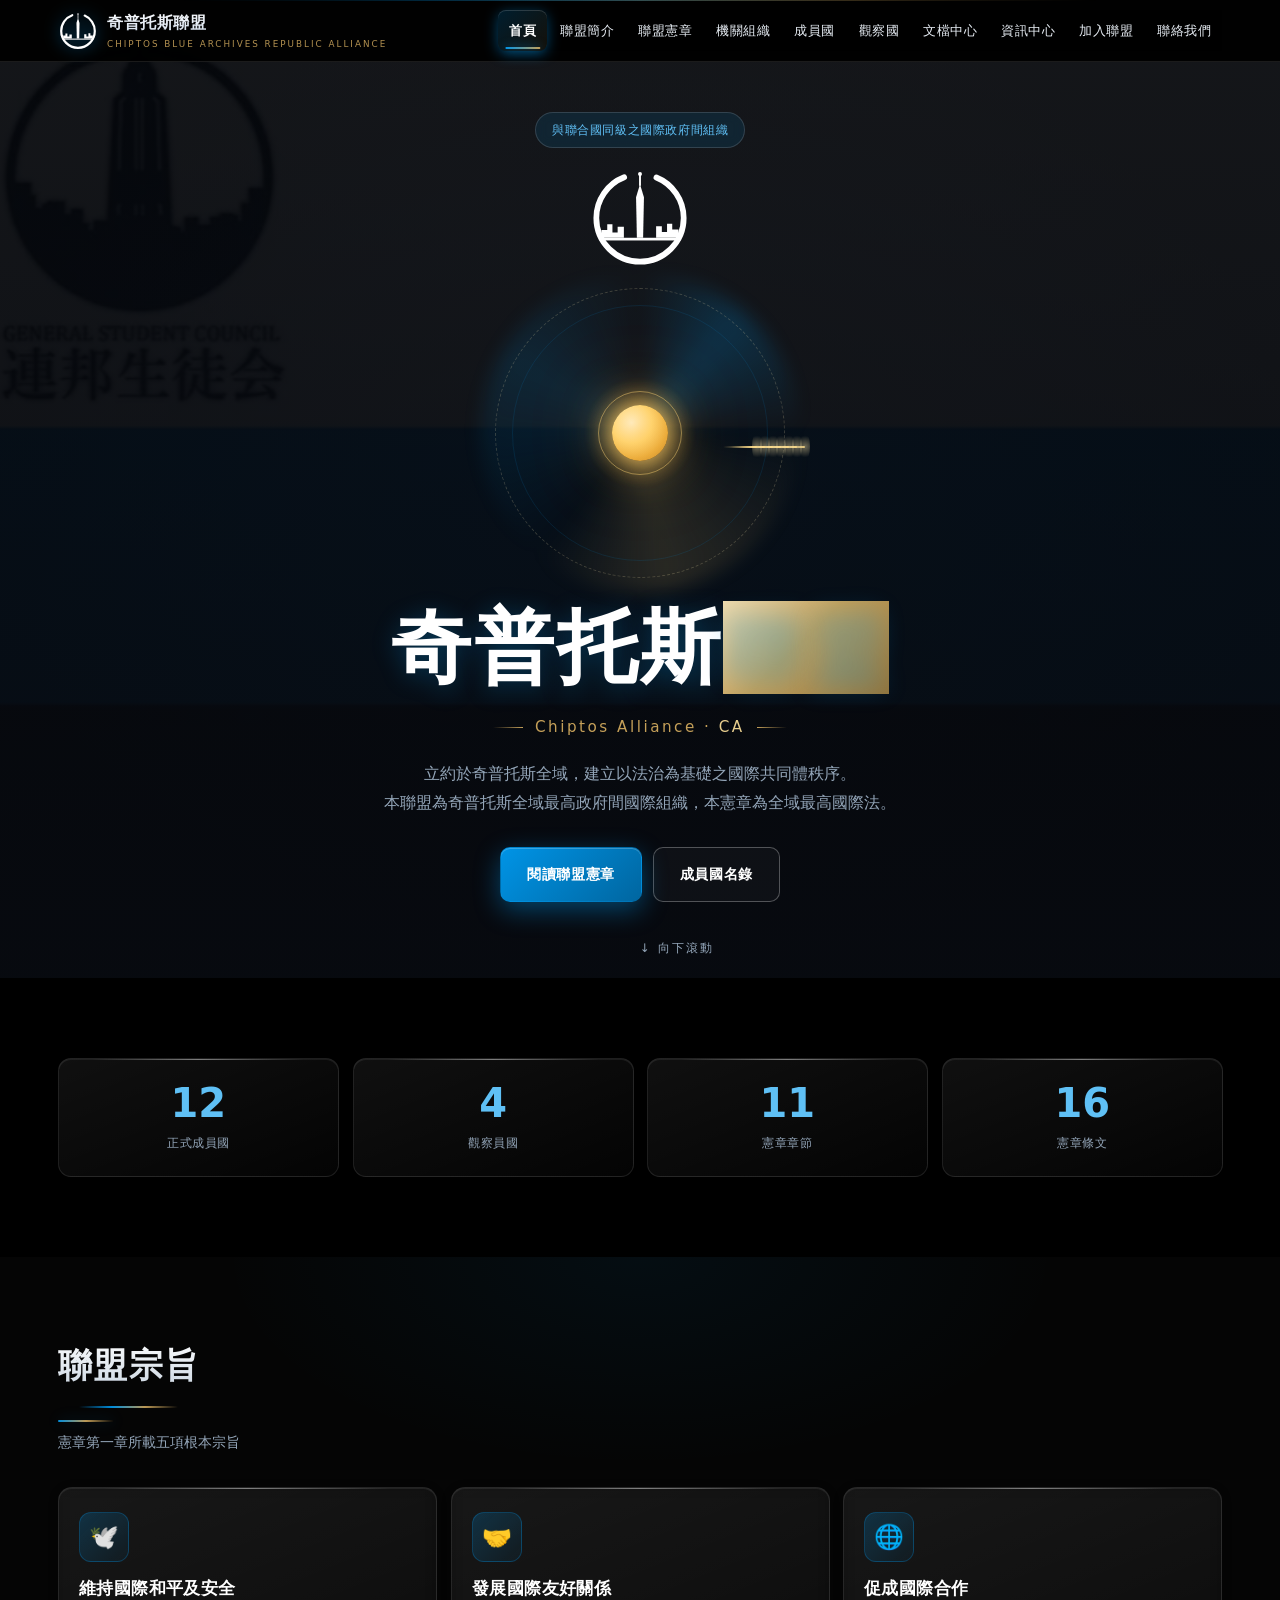
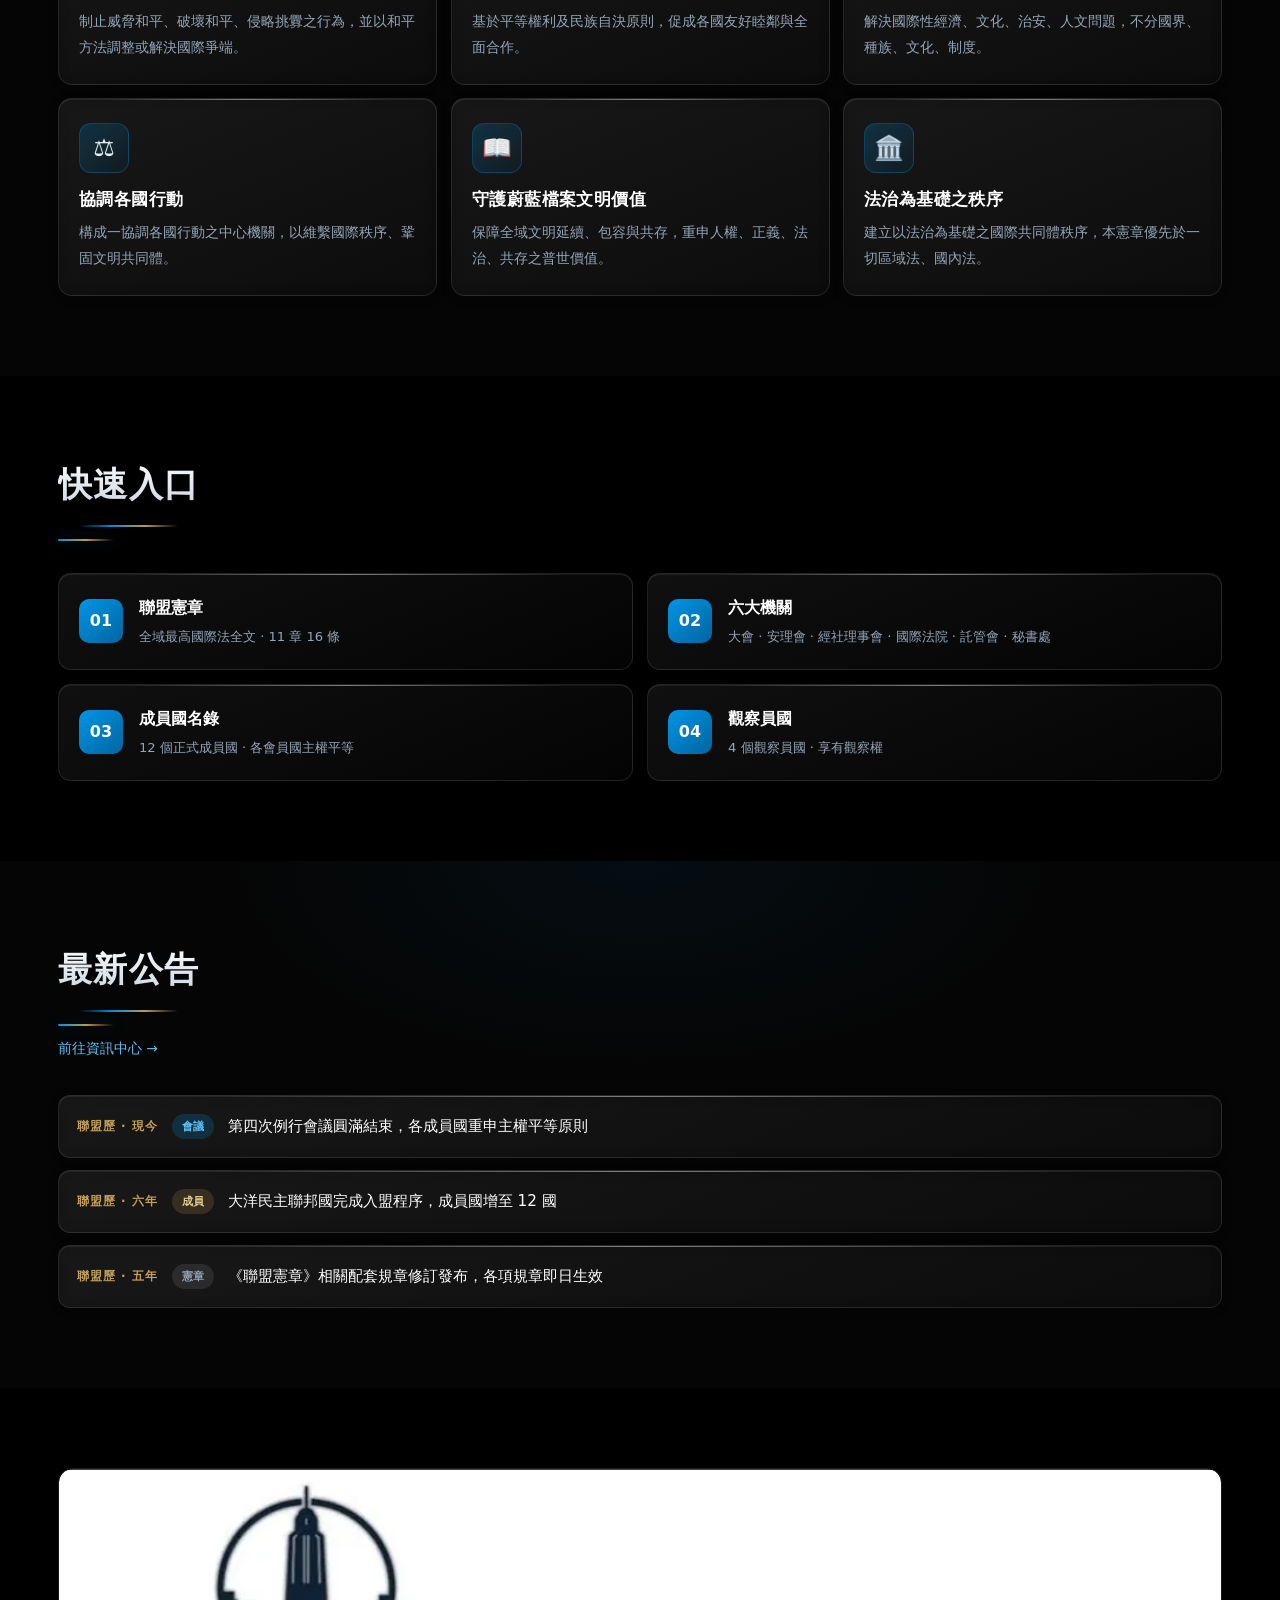
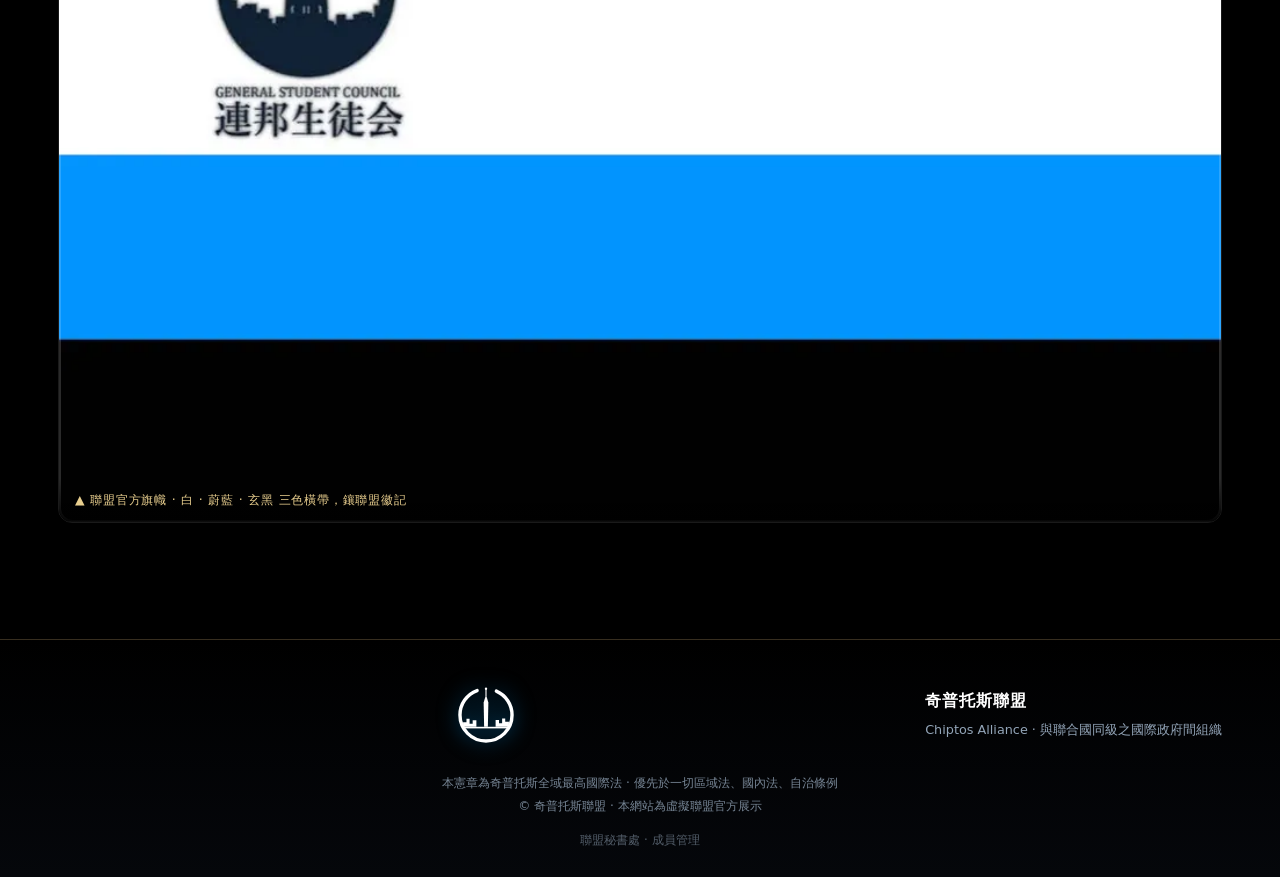
<file: index.html>
<!DOCTYPE html>
<html lang="zh-Hant">
<head>
<meta charset="UTF-8">
<meta name="viewport" content="width=device-width, initial-scale=1.0, viewport-fit=cover">
<meta name="theme-color" content="#080b11">
<meta name="description" content="奇普托斯聯盟官方網站 · 與聯合國同級之國際政府間組織">
<title>奇普托斯聯盟 · 官方網站</title>
<link rel="icon" type="image/svg+xml" href="[data-uri]">
<style>
:root{--badge:url("[data-uri]");--flag:url("[data-uri]");}
/* =====================================================================
   奇普托斯聯盟 · CA
   移動優先 (Mobile-First) 響應式樣式
   配色：白 / 蔚藍 / 玄黑 三色體系 + 鎏金點綴
   ===================================================================== */

:root{
  --white:#f5f8fb;
  --blue:#0094e6;
  --blue-lt:#5fc0f5;
  --blue-dk:#0066a0;
  --ink:#080b11;
  --ink2:#10161f;
  --ink3:#161d28;
  --gold:#c5a059;
  --gold-lt:#e8ce8e;
  --text:#e8eef5;
  --muted:#93a5b8;
  --line:rgba(255,255,255,.09);
  --line-blue:rgba(0,148,230,.3);
  --nav-h:62px;
  --ease:cubic-bezier(.22,.68,.35,1);
}

/* ---------- 基礎重置（移動優先） ---------- */
*,*::before,*::after{margin:0;padding:0;box-sizing:border-box}
html{
  scroll-behavior:smooth;
  scroll-padding-top:calc(var(--nav-h) + 12px);
  -webkit-text-size-adjust:100%;      /* 防止 iOS 橫屏字體放大 */
  text-size-adjust:100%;
}
body{
  font-family:"Noto Sans TC","PingFang TC","Microsoft JhengHei",system-ui,-apple-system,"Helvetica Neue",sans-serif;
  background:var(--ink);
  color:var(--text);
  line-height:1.75;
  font-size:16px;                      /* 手機基準字號 */
  overflow-x:hidden;                   /* 防止橫向溢出 */
  -webkit-font-smoothing:antialiased;
  word-wrap:break-word;
  overflow-wrap:break-word;            /* 長國名/長單詞強制換行 */
}
img{max-width:100%;height:auto;display:block;border:0}
a{color:inherit;text-decoration:none;-webkit-tap-highlight-color:transparent}
button,input,select,textarea{font-family:inherit;font-size:16px} /* iOS 防止 zoom */
ul,ol{list-style:none}
:focus-visible{outline:2px solid var(--blue-lt);outline-offset:2px}
::selection{background:var(--blue);color:#fff}

/* 滾動條（桌面） */
::-webkit-scrollbar{width:8px;height:8px}
::-webkit-scrollbar-track{background:var(--ink)}
::-webkit-scrollbar-thumb{background:linear-gradient(var(--blue),var(--blue-dk));border-radius:4px}

/* ---------- 背景層 ---------- */
body::before{
  content:"";position:fixed;inset:0;z-index:-2;pointer-events:none;
  background:
    radial-gradient(900px 520px at 12% -8%, rgba(0,148,230,.30), transparent 60%),
    radial-gradient(760px 460px at 88% 6%, rgba(197,160,89,.15), transparent 56%),
    linear-gradient(180deg,#070a0f 0%,#0a0e15 45%,#06080c 100%);
}
body::after{
  content:"";position:fixed;inset:0;z-index:-1;pointer-events:none;
  background-image:
    linear-gradient(rgba(255,255,255,.035) 1px,transparent 1px),
    linear-gradient(90deg,rgba(255,255,255,.035) 1px,transparent 1px);
  background-size:48px 48px;
  -webkit-mask-image:radial-gradient(circle at 50% 28%,#000 0%,transparent 72%);
  mask-image:radial-gradient(circle at 50% 28%,#000 0%,transparent 72%);
}

/* ---------- 進度條 ---------- */
#progress{
  position:fixed;top:0;left:0;height:3px;width:0;z-index:9999;
  background:linear-gradient(90deg,var(--blue),var(--gold));
  box-shadow:0 0 10px rgba(0,148,230,.8);
}

/* =====================================================================
   頁首 / 導航（移動優先：漢堡選單）
   ===================================================================== */
.site-header{
  position:fixed;top:0;left:0;right:0;z-index:1000;height:var(--nav-h);
  background:rgba(8,11,17,.82);
  -webkit-backdrop-filter:blur(14px);backdrop-filter:blur(14px);
  border-bottom:1px solid var(--line);
  transition:box-shadow .35s var(--ease),border-color .35s var(--ease);
}
.site-header.scrolled{
  border-bottom-color:var(--line-blue);
  box-shadow:0 4px 26px rgba(0,0,0,.55);
}
.header-inner{
  max-width:1180px;margin:0 auto;height:100%;
  padding:0 14px;
  display:flex;align-items:center;justify-content:space-between;gap:10px;
}
.brand{display:flex;align-items:center;gap:9px;min-width:0;flex:1}
.brand img{
  width:36px;height:36px;flex:none;border-radius:50%;
  filter:drop-shadow(0 0 8px rgba(0,148,230,.55));
}
.brand-text{display:flex;flex-direction:column;min-width:0}
.brand-cn{
  font-size:.98rem;font-weight:800;color:#fff;letter-spacing:.5px;
  white-space:nowrap;overflow:hidden;text-overflow:ellipsis;
}
.brand-en{
  font-size:.55rem;color:var(--gold);letter-spacing:1.2px;
  white-space:nowrap;overflow:hidden;text-overflow:ellipsis;
}
/* 漢堡按鈕：44px 觸控區 */
.nav-toggle{
  flex:none;width:44px;height:44px;display:flex;align-items:center;justify-content:center;
  background:rgba(0,148,230,.12);border:1px solid var(--line-blue);border-radius:9px;
  color:var(--blue-lt);font-size:1.15rem;cursor:pointer;transition:.25s;
}
.nav-toggle:hover{background:rgba(0,148,230,.24)}
.nav-toggle:active{transform:scale(.94)}

/* 導航列：手機為全屏下拉面板 */
.main-nav{
  position:fixed;top:var(--nav-h);left:0;right:0;
  max-height:calc(100vh - var(--nav-h));overflow-y:auto;
  -webkit-overflow-scrolling:touch;
  background:rgba(8,11,17,.985);
  -webkit-backdrop-filter:blur(16px);backdrop-filter:blur(16px);
  border-bottom:1px solid var(--line-blue);
  padding:8px 12px 16px;
  transform:translateY(-102%);opacity:0;visibility:hidden;
  transition:transform .36s var(--ease),opacity .28s var(--ease),visibility .28s;
  box-shadow:0 18px 40px rgba(0,0,0,.6);
}
.main-nav.open{transform:translateY(0);opacity:1;visibility:visible}
.main-nav a{
  display:block;padding:13px 14px;border-radius:9px;
  font-size:.94rem;color:var(--text);letter-spacing:.5px;
  border-left:2px solid transparent;transition:.22s;
}
.main-nav a:hover,.main-nav a:focus{
  background:rgba(0,148,230,.15);color:#fff;border-left-color:var(--blue);
}
.main-nav a.active{
  background:linear-gradient(135deg,var(--blue),var(--blue-dk));
  color:#fff;font-weight:700;border-left-color:var(--gold);
  box-shadow:0 3px 12px rgba(0,148,230,.4);
}
/* 選單遮罩 */
.nav-mask{
  position:fixed;inset:0;top:var(--nav-h);z-index:998;
  background:rgba(0,0,0,.55);opacity:0;visibility:hidden;transition:.3s;
}
.nav-mask.show{opacity:1;visibility:visible}

/* =====================================================================
   首頁 Hero
   ===================================================================== */
.hero{
  position:relative;min-height:100svh;   /* svh 解決手機瀏覽器網址列跳動 */
  min-height:100vh;                      /* 回退 */
  display:flex;align-items:center;justify-content:center;
  padding:calc(var(--nav-h) + 40px) 18px 70px;
  overflow:hidden;text-align:center;
}
.hero-flag{
  position:absolute;inset:0;z-index:0;
  background:var(--flag) center/cover no-repeat;
  opacity:.14;
  filter:saturate(1.1);
}
.hero-veil{
  position:absolute;inset:0;z-index:1;
  background:linear-gradient(180deg,rgba(8,11,17,.55) 0%,rgba(8,11,17,.90) 100%);
}
.hero-content{position:relative;z-index:2;max-width:900px;width:100%}
.hero-badge{
  display:inline-block;margin-bottom:18px;padding:7px 16px;border-radius:999px;
  font-size:.72rem;letter-spacing:2px;color:var(--blue-lt);
  background:rgba(0,148,230,.12);border:1px solid var(--line-blue);
}
.hero-logo{
  width:96px;height:96px;margin:0 auto 20px;
  filter:drop-shadow(0 0 26px rgba(0,148,230,.6));
  animation:floaty 4.5s ease-in-out infinite;
}
@keyframes floaty{0%,100%{transform:translateY(0)}50%{transform:translateY(-9px)}}
.hero-title{
  font-size:clamp(1.55rem,7.2vw,3.9rem);   /* 手機不過大 */
  font-weight:900;color:#fff;line-height:1.28;letter-spacing:1px;
}
.gold-gradient{
  background:linear-gradient(100deg,var(--blue-lt),var(--gold-lt),var(--blue-lt));
  -webkit-background-clip:text;background-clip:text;color:transparent;
}
.hero-sub{
  margin-top:14px;font-size:clamp(.7rem,3vw,.95rem);
  color:var(--gold);letter-spacing:2.5px;
}
.hero-desc{
  margin-top:18px;font-size:clamp(.86rem,3.6vw,1.02rem);
  color:var(--muted);max-width:620px;margin-left:auto;margin-right:auto;
}
.hero-actions{
  margin-top:30px;display:flex;flex-direction:column;gap:11px;align-items:stretch;
}
.scroll-hint{
  position:absolute;bottom:20px;left:50%;transform:translateX(-50%);z-index:2;
  color:var(--muted);font-size:.74rem;letter-spacing:2px;
  animation:bob 2.1s ease-in-out infinite;
}
@keyframes bob{0%,100%{transform:translate(-50%,0);opacity:.55}50%{transform:translate(-50%,7px);opacity:1}}

/* ---------- 按鈕 ---------- */
.btn{
  display:inline-flex;align-items:center;justify-content:center;gap:8px;
  padding:14px 26px;border-radius:10px;font-size:.9rem;font-weight:700;
  letter-spacing:1px;transition:.3s var(--ease);border:1px solid transparent;
  min-height:48px;                      /* 觸控友好 */
}
.btn-primary{
  background:linear-gradient(135deg,var(--blue),var(--blue-dk));color:#fff;
  box-shadow:0 6px 22px rgba(0,148,230,.42);
}
.btn-primary:hover{transform:translateY(-2px);box-shadow:0 12px 30px rgba(0,148,230,.55)}
.btn-gold{
  background:linear-gradient(135deg,var(--gold),#9d7d3d);color:#181206;
  box-shadow:0 6px 22px rgba(197,160,89,.4);
}
.btn-gold:hover{transform:translateY(-2px)}
.btn-ghost{
  color:#fff;border-color:rgba(255,255,255,.28);background:rgba(255,255,255,.03);
}
.btn-ghost:hover{border-color:var(--blue);background:rgba(0,148,230,.14)}

/* =====================================================================
   通用區塊
   ===================================================================== */
.container{width:100%;max-width:1180px;margin:0 auto;padding:0 16px}
.section{padding:56px 0;position:relative}
.section-alt{background:linear-gradient(180deg,transparent,rgba(0,148,230,.045),transparent)}
.section-head{margin-bottom:32px}
.section-head h2{
  font-size:clamp(1.35rem,5.4vw,2.1rem);color:#fff;font-weight:900;letter-spacing:.5px;
}
.section-head .muted{margin-top:8px;font-size:.88rem}
.section-link{display:inline-block;margin-top:10px;color:var(--blue-lt);font-size:.86rem}
.rule{width:56px;height:3px;margin-top:12px;background:linear-gradient(90deg,var(--blue),var(--gold));border-radius:2px}
.muted{color:var(--muted)}
.gold{color:var(--gold-lt)}

/* 分頁 Hero */
.page-hero{
  position:relative;padding:calc(var(--nav-h) + 46px) 0 46px;text-align:center;overflow:hidden;
}
.page-hero .hero-bg{
  position:absolute;inset:0;z-index:0;
  background:var(--flag) center/cover no-repeat;opacity:.10;
}
.page-hero .hero-bg::after{
  content:"";position:absolute;inset:0;
  background:linear-gradient(180deg,rgba(8,11,17,.7),rgba(8,11,17,.95));
}
.page-hero .container{position:relative;z-index:1}
.page-hero h1{
  font-size:clamp(1.5rem,6.4vw,2.7rem);color:#fff;font-weight:900;letter-spacing:.5px;line-height:1.3;
}
.page-hero .hero-desc{
  margin-top:14px;color:var(--muted);font-size:clamp(.84rem,3.5vw,.98rem);
  max-width:660px;margin-left:auto;margin-right:auto;
}
.breadcrumb{
  font-size:.78rem;color:var(--muted);margin-bottom:14px;letter-spacing:.5px;
}
.breadcrumb a{color:var(--blue-lt)}

/* ---------- 統計 ---------- */
.stats{
  display:grid;grid-template-columns:repeat(2,1fr);gap:12px;   /* 手機 2 欄 */
}
.stat{
  background:linear-gradient(160deg,rgba(255,255,255,.055),rgba(255,255,255,.012));
  border:1px solid var(--line);border-radius:13px;padding:22px 12px;text-align:center;
  position:relative;overflow:hidden;transition:.35s var(--ease);
}
.stat::before{
  content:"";position:absolute;top:0;left:0;right:0;height:3px;
  background:linear-gradient(90deg,var(--blue),var(--gold));
}
.stat:hover{transform:translateY(-4px);border-color:var(--line-blue)}
.stat-num{
  display:block;font-size:clamp(1.7rem,8vw,2.5rem);font-weight:900;
  color:var(--blue-lt);line-height:1.1;
}
.stat-label{display:block;margin-top:7px;font-size:.78rem;color:var(--muted);letter-spacing:.5px}

/* ---------- 網格（自動適配，手機單欄） ---------- */
.grid-2,.grid-3,.grid-4{
  display:grid;gap:14px;grid-template-columns:1fr;   /* 手機：單欄 */
}

/* ---------- 資訊卡 ---------- */
.info-card{
  background:linear-gradient(165deg,rgba(255,255,255,.055),rgba(255,255,255,.012));
  border:1px solid var(--line);border-radius:14px;padding:24px 20px;
  transition:.35s var(--ease);
}
.info-card:hover{transform:translateY(-5px);border-color:var(--line-blue);box-shadow:0 14px 34px rgba(0,0,0,.42)}
.info-icon{
  width:50px;height:50px;border-radius:12px;display:flex;align-items:center;justify-content:center;
  font-size:1.5rem;margin-bottom:14px;
  background:linear-gradient(135deg,rgba(0,148,230,.22),rgba(0,148,230,.05));
  border:1px solid var(--line-blue);
}
.info-card h4{color:#fff;font-size:1.06rem;margin-bottom:8px;line-height:1.5}
.info-card p{font-size:.9rem}

/* ---------- 快速入口卡 ---------- */
.entry-card{
  display:flex;align-items:center;gap:16px;padding:20px;border-radius:13px;
  background:linear-gradient(150deg,rgba(0,148,230,.12),rgba(255,255,255,.02));
  border:1px solid var(--line-blue);transition:.3s var(--ease);
}
.entry-card:hover{transform:translateY(-4px);border-color:var(--gold);background:linear-gradient(150deg,rgba(197,160,89,.16),rgba(255,255,255,.03))}
.entry-num{
  flex:none;width:44px;height:44px;border-radius:10px;display:flex;align-items:center;justify-content:center;
  background:linear-gradient(135deg,var(--blue),var(--blue-dk));color:#fff;font-weight:900;font-size:1rem;
}
.entry-card h4{color:#fff;font-size:1rem;margin-bottom:4px}
.entry-card p{font-size:.82rem}

/* =====================================================================
   成員國 / 觀察員（重點：完整顯示國名）
   ===================================================================== */
.filters{
  display:flex;gap:8px;flex-wrap:wrap;margin-bottom:24px;
  padding-bottom:4px;                    /* 允許內部換行 */
}
.filter-btn{
  padding:9px 16px;border-radius:999px;font-size:.82rem;cursor:pointer;
  background:rgba(255,255,255,.04);border:1px solid var(--line);color:var(--muted);
  transition:.25s;min-height:38px;white-space:nowrap;
}
.filter-btn:hover{color:#fff;border-color:var(--line-blue)}
.filter-btn:active{transform:scale(.95)}
.filter-btn.active{
  background:linear-gradient(135deg,var(--blue),var(--blue-dk));color:#fff;
  border-color:transparent;font-weight:700;box-shadow:0 3px 12px rgba(0,148,230,.4);
}

.member-grid{display:grid;grid-template-columns:1fr;gap:13px}   /* 手機單欄 */
.member-card{
  display:flex;align-items:center;gap:14px;padding:16px;border-radius:13px;
  background:linear-gradient(150deg,rgba(255,255,255,.05),rgba(255,255,255,.012));
  border:1px solid var(--line);transition:.3s var(--ease);
}
.member-card:hover{transform:translateY(-3px);border-color:var(--line-blue);background:linear-gradient(150deg,rgba(0,148,230,.13),rgba(255,255,255,.02))}
.member-flag{
  flex:none;width:46px;height:34px;border-radius:5px;
  box-shadow:0 2px 9px rgba(0,0,0,.45);border:1px solid rgba(255,255,255,.16);
}
.member-body{flex:1;min-width:0}   /* min-width:0 讓長國名正常換行 */
.member-no{
  display:inline-block;font-size:.68rem;color:var(--gold);letter-spacing:1.5px;font-weight:700;
}
.member-card h3{
  font-size:.98rem;color:#fff;font-weight:700;line-height:1.45;margin-top:2px;
  overflow-wrap:anywhere;               /* 長國名完整換行不截斷 */
}
.member-en{
  display:block;font-size:.72rem;color:var(--muted);margin-top:3px;letter-spacing:.4px;
  overflow-wrap:anywhere;
}
.badge{
  display:inline-block;margin-top:7px;padding:3px 10px;border-radius:999px;
  font-size:.68rem;letter-spacing:.6px;font-weight:700;
}
.badge-member{background:rgba(0,148,230,.18);color:var(--blue-lt);border:1px solid var(--line-blue)}
.badge-observer{background:rgba(197,160,89,.16);color:var(--gold-lt);border:1px solid rgba(197,160,89,.35)}

.empty-state{
  text-align:center;padding:40px 18px;color:var(--muted);font-size:.9rem;
  border:1px dashed var(--line);border-radius:13px;
}

/* 觀察員 */
.observer-list{display:grid;grid-template-columns:1fr;gap:14px}
.observer-item{
  display:flex;align-items:flex-start;gap:14px;padding:18px;border-radius:13px;
  background:linear-gradient(150deg,rgba(197,160,89,.09),rgba(255,255,255,.015));
  border:1px solid rgba(197,160,89,.22);transition:.3s var(--ease);
}
.observer-item:hover{transform:translateY(-3px);border-color:rgba(197,160,89,.5)}
.observer-flag{
  flex:none;width:46px;height:34px;border-radius:5px;
  box-shadow:0 2px 9px rgba(0,0,0,.45);border:1px solid rgba(255,255,255,.16);
}
.observer-body{flex:1;min-width:0}
.observer-head{display:flex;align-items:center;gap:10px;flex-wrap:wrap}
.observer-head h3{font-size:1rem;color:#fff;font-weight:700;line-height:1.45;overflow-wrap:anywhere}
.observer-body .member-en{display:block;margin-top:4px}
.observer-body p{font-size:.85rem;margin-top:8px}

.notice-card{
  margin-top:26px;padding:20px;border-radius:13px;
  background:rgba(0,148,230,.09);border:1px solid var(--line-blue);
}
.notice-card h4{color:var(--blue-lt);font-size:1rem;margin-bottom:8px}
.notice-card p{font-size:.87rem}
.notice-card a{color:var(--gold-lt);text-decoration:underline}

/* =====================================================================
   憲章條文
   ===================================================================== */
.charter-wrap{display:grid;grid-template-columns:1fr;gap:26px}  /* 手機單欄 */
.toc{
  position:static;background:rgba(255,255,255,.03);border:1px solid var(--line);
  border-radius:13px;padding:16px 13px;
}
.toc-title{
  color:var(--gold);font-weight:800;letter-spacing:2px;font-size:.82rem;
  padding-bottom:11px;border-bottom:1px solid var(--line);margin-bottom:10px;
}
.toc-links{display:flex;flex-direction:column;gap:2px}
.toc a{
  display:block;color:var(--muted);font-size:.82rem;padding:9px 11px;border-radius:7px;
  transition:.22s;border-left:2px solid transparent;line-height:1.5;
}
.toc a:hover{color:#fff;background:rgba(0,148,230,.12)}
.toc a.on{color:var(--blue-lt);border-left-color:var(--blue);background:rgba(0,148,230,.15);font-weight:700}

.article{
  background:rgba(255,255,255,.025);border:1px solid var(--line);border-radius:14px;
  padding:24px 20px;margin-bottom:18px;scroll-margin-top:calc(var(--nav-h) + 16px);
  transition:.4s var(--ease);
}
.article.on{border-color:rgba(197,160,89,.45);box-shadow:0 10px 32px rgba(0,0,0,.4)}
.art-head{display:flex;align-items:center;gap:12px;margin-bottom:16px;flex-wrap:wrap}
.art-no{
  flex:none;width:42px;height:42px;border-radius:10px;
  background:linear-gradient(135deg,var(--gold),#9d7d3d);color:#181206;
  font-weight:900;font-size:1rem;display:flex;align-items:center;justify-content:center;
  box-shadow:0 3px 12px rgba(197,160,89,.4);
}
.art-title{font-size:1.16rem;color:#fff;font-weight:800;line-height:1.45;overflow-wrap:anywhere}
.art-body{color:#d3dee9;font-size:.93rem}
.art-body ol,.art-body ul{padding-left:20px;margin-top:10px}
.art-body li{margin:9px 0;padding-left:5px;line-height:1.8}
.art-body strong{color:var(--blue-lt)}
.art-body p+p{margin-top:12px}
.preamble{background:linear-gradient(135deg,rgba(0,148,230,.13),rgba(197,160,89,.06));border-color:var(--line-blue)}
.covenant{
  background:linear-gradient(160deg,rgba(197,160,89,.15),rgba(0,148,230,.06));
  border:1px solid rgba(197,160,89,.45);text-align:center;padding:38px 22px;
}
.covenant .seal{font-size:2.6rem;margin-bottom:12px}
.covenant h3{color:var(--gold-lt);font-size:1.35rem;letter-spacing:1.5px;line-height:1.5}
.covenant p{color:#dde8f2;margin-top:14px;font-size:1rem;line-height:2}

/* =====================================================================
   組織架構 / 時間軸
   ===================================================================== */
.org-tier{
  border:1px solid var(--line);border-radius:13px;padding:20px;margin-bottom:14px;
  background:linear-gradient(150deg,rgba(255,255,255,.04),rgba(255,255,255,.01));
}
.org-tier.lead{
  border-color:rgba(197,160,89,.5);
  background:linear-gradient(150deg,rgba(197,160,89,.14),rgba(0,148,230,.05));
}
.org-tier h4{color:var(--gold-lt);margin-bottom:12px;font-size:1rem;line-height:1.5}
.org-nodes{display:grid;grid-template-columns:1fr;gap:10px}
.org-node{
  padding:12px 14px;border-radius:9px;text-align:center;font-size:.88rem;
  background:rgba(0,148,230,.13);border:1px solid var(--line-blue);color:#fff;
}

.timeline{position:relative;padding-left:24px}
.timeline::before{
  content:"";position:absolute;left:6px;top:6px;bottom:6px;width:2px;
  background:linear-gradient(var(--blue),var(--gold));
}
.tl-item{position:relative;padding:0 0 24px 18px}
.tl-item::before{
  content:"";position:absolute;left:-24px;top:6px;width:13px;height:13px;border-radius:50%;
  background:var(--ink);border:3px solid var(--blue);box-shadow:0 0 0 3px rgba(0,148,230,.15);
}
.tl-year{color:var(--gold-lt);font-weight:800;font-size:.88rem;letter-spacing:1px}
.tl-item h4{color:#fff;margin:5px 0;font-size:1.02rem;line-height:1.5;overflow-wrap:anywhere}
.tl-item p{color:var(--muted);font-size:.88rem}

/* =====================================================================
   新聞 / 文檔
   ===================================================================== */
.news-list{display:grid;gap:12px}
.news-row{
  display:flex;flex-direction:column;gap:8px;padding:18px;border-radius:12px;
  background:rgba(255,255,255,.028);border:1px solid var(--line);transition:.3s var(--ease);
}
.news-row:hover{transform:translateY(-3px);border-color:var(--line-blue);background:rgba(0,148,230,.08)}
.news-date{font-size:.74rem;color:var(--gold);letter-spacing:1px;font-weight:700}
.news-tag{
  align-self:flex-start;padding:3px 10px;border-radius:999px;font-size:.68rem;font-weight:700;
}
.tag-meeting{background:rgba(0,148,230,.2);color:var(--blue-lt)}
.tag-member{background:rgba(197,160,89,.18);color:var(--gold-lt)}
.tag-charter{background:rgba(255,255,255,.09);color:var(--muted)}
.news-title{color:#fff;font-size:.95rem;line-height:1.6;overflow-wrap:anywhere}

.doc-group{margin-bottom:34px}
.doc-group h3{
  color:var(--gold-lt);font-size:1.05rem;margin-bottom:14px;
  padding-left:11px;border-left:3px solid var(--gold);line-height:1.5;
}
.doc-card{
  display:flex;align-items:center;gap:13px;padding:16px;border-radius:11px;
  background:rgba(255,255,255,.03);border:1px solid var(--line);transition:.3s var(--ease);
  margin-bottom:10px;
}
.doc-card:hover{border-color:var(--blue);background:rgba(0,148,230,.1);transform:translateX(4px)}
.doc-tag{
  flex:none;padding:4px 10px;border-radius:6px;font-size:.68rem;font-weight:700;letter-spacing:.6px;
}
.doc-tag.core{background:linear-gradient(135deg,var(--gold),#9d7d3d);color:#181206}
.doc-tag.rule{background:rgba(0,148,230,.2);color:var(--blue-lt);border:1px solid var(--line-blue)}
.doc-tag.doc{background:rgba(255,255,255,.08);color:var(--muted)}
.doc-text{flex:1;min-width:0}
.doc-text b{display:block;color:#fff;font-size:.95rem;line-height:1.5;overflow-wrap:anywhere}
.doc-text span{font-size:.8rem;color:var(--muted)}
.doc-arrow{color:var(--muted);font-size:1.2rem;flex:none}

/* =====================================================================
   表單
   ===================================================================== */
.form-wrap{
  background:rgba(255,255,255,.03);border:1px solid var(--line);
  border-radius:15px;padding:24px 18px;
}
.form-row{display:grid;grid-template-columns:1fr;gap:0}
.fgroup{margin-bottom:16px}
.fgroup label{display:block;margin-bottom:7px;color:var(--muted);font-size:.85rem;letter-spacing:.4px}
.fgroup label i{color:var(--gold);font-style:normal}
.fgroup input,.fgroup select,.fgroup textarea{
  width:100%;padding:13px 14px;border-radius:9px;
  background:rgba(0,0,0,.32);border:1px solid rgba(255,255,255,.13);
  color:#fff;font-size:16px;transition:.25s;min-height:48px;   /* 16px 防 iOS zoom */
}
.fgroup input:focus,.fgroup select:focus,.fgroup textarea:focus{
  outline:none;border-color:var(--blue);box-shadow:0 0 0 3px rgba(0,148,230,.18);
}
.fgroup textarea{min-height:120px;resize:vertical;line-height:1.7}
.fgroup select{
  -webkit-appearance:none;appearance:none;
  background-image:url("data:image/svg+xml;utf8,<svg xmlns='http://www.w3.org/2000/svg' width='13' height='13' fill='%235fc0f5'><path d='M3 5l3.5 3.5L10 5z'/></svg>");
  background-repeat:no-repeat;background-position:right 14px center;padding-right:38px;
}
.form-note{margin-top:12px;font-size:.8rem;color:var(--muted);text-align:center}

/* ---------- 聯絡卡 ---------- */
.contact-grid{display:grid;grid-template-columns:1fr;gap:13px}
.contact-card{
  padding:22px;border-radius:13px;background:rgba(255,255,255,.03);
  border:1px solid var(--line);transition:.3s var(--ease);
}
.contact-card:hover{border-color:var(--line-blue);transform:translateY(-4px)}
.contact-card h4{color:var(--blue-lt);margin-bottom:8px;font-size:1.02rem;line-height:1.5}
.contact-card p{font-size:.88rem}

/* =====================================================================
   旗幟橫幅
   ===================================================================== */
.flag-banner{
  position:relative;border-radius:14px;overflow:hidden;
  border:1px solid var(--line);box-shadow:0 16px 44px rgba(0,0,0,.5);
}
.flag-banner img{width:100%;opacity:.92}
.flag-cap{
  position:absolute;bottom:0;left:0;right:0;padding:12px 16px;
  background:linear-gradient(0deg,rgba(0,0,0,.88),transparent);
  color:var(--gold-lt);font-size:.78rem;letter-spacing:.8px;line-height:1.6;
}

/* =====================================================================
   頁尾
   ===================================================================== */
.site-footer{
  background:#05070a;border-top:1px solid var(--line);
  padding:44px 0 26px;margin-top:36px;text-align:center;
}
.footer-brand{
  display:flex;flex-direction:column;align-items:center;gap:12px;margin-bottom:26px;
}
.footer-brand img{width:62px;height:62px;border-radius:50%;filter:drop-shadow(0 0 14px rgba(0,148,230,.5))}
.footer-brand h4{color:#fff;font-size:1.02rem;font-weight:800;line-height:1.5}
.footer-brand p{font-size:.8rem;margin-top:5px}
.footer-meta p{font-size:.76rem;color:var(--muted);line-height:1.9;opacity:.8}

/* =====================================================================
   入場動畫
   ===================================================================== */
.fade-in{opacity:0;transform:translateY(26px);transition:opacity .75s var(--ease),transform .75s var(--ease)}
.fade-in.in{opacity:1;transform:none}
@media (prefers-reduced-motion:reduce){
  .fade-in{opacity:1;transform:none;transition:none}
  .hero-logo,.scroll-hint{animation:none}
  html{scroll-behavior:auto}
}

/* =====================================================================
   📱 → 📲 斷點：小手機 → 平板 → 桌機（移動優先遞增）
   ===================================================================== */

/* ---- ≥400px：極小屏微調 ---- */
@media (min-width:400px){
  .stats{gap:14px}
  .hero-logo{width:110px;height:110px}
}

/* ---- ≥560px：大手機 / 小平板 ---- */
@media (min-width:560px){
  .container{padding:0 22px}
  .section{padding:64px 0}
  .hero{padding:calc(var(--nav-h) + 50px) 24px 76px}
  .hero-actions{flex-direction:row;justify-content:center;flex-wrap:wrap}
  .hero-actions .btn{flex:none}
  .grid-2{grid-template-columns:repeat(2,1fr)}
  .member-grid{grid-template-columns:repeat(2,1fr)}
  .observer-list{grid-template-columns:repeat(2,1fr)}
  .contact-grid{grid-template-columns:repeat(2,1fr)}
  .form-row{grid-template-columns:repeat(2,1fr);gap:0 16px}
  .org-nodes{grid-template-columns:repeat(2,1fr)}
  .news-row{flex-direction:row;align-items:center;gap:14px;flex-wrap:wrap}
  .news-title{flex:1;min-width:200px}
  .footer-brand{flex-direction:row;justify-content:center;text-align:left}
}

/* ---- ≥768px：平板 ---- */
@media (min-width:768px){
  body{font-size:16.5px}
  .container{padding:0 28px}
  .section{padding:76px 0}
  .stats{grid-template-columns:repeat(4,1fr)}
  .grid-3{grid-template-columns:repeat(2,1fr)}
  .member-grid{grid-template-columns:repeat(2,1fr)}
  .hero-title{font-size:clamp(2.4rem,5.4vw,3.6rem)}
  .hero-logo{width:128px;height:128px}
  .article{padding:30px 30px}
  .form-wrap{padding:32px}
  .covenant{padding:46px 34px}
  .toc{max-height:calc(100vh - var(--nav-h) - 40px);overflow-y:auto}
}

/* ---- ≥1024px：桌機 ---- */
@media (min-width:1024px){
  /* 桌機：導航常駐，隱藏漢堡 */
  .nav-toggle{display:none}
  .nav-mask{display:none}
  .main-nav{
    position:static;max-height:none;overflow:visible;
    display:flex;align-items:center;gap:2px;
    background:none;backdrop-filter:none;-webkit-backdrop-filter:none;
    border:none;padding:0;transform:none;opacity:1;visibility:visible;box-shadow:none;
  }
  .main-nav a{
    padding:9px 11px;font-size:.84rem;border-left:none;border-radius:8px;white-space:nowrap;
  }
  .main-nav a:hover{transform:translateY(-1px)}
  .brand img{width:40px;height:40px}
  .grid-3{grid-template-columns:repeat(3,1fr)}
  .grid-4{grid-template-columns:repeat(4,1fr)}
  .member-grid{grid-template-columns:repeat(3,1fr)}
  .observer-list{grid-template-columns:repeat(2,1fr)}
  .charter-wrap{grid-template-columns:250px 1fr;gap:38px;align-items:start}
  .toc{position:sticky;top:calc(var(--nav-h) + 18px)}
  .article{padding:34px 34px}
  .hero-title{font-size:clamp(2.8rem,4.6vw,4rem)}
  .hero-logo{width:140px;height:140px}
  .section{padding:88px 0}
}

/* ---- ≥1280px：大屏 ---- */
@media (min-width:1280px){
  .container{max-width:1220px}
  .member-grid{grid-template-columns:repeat(4,1fr)}
}

/* ---- 橫屏矮屏優化 ---- */
@media (max-height:520px) and (orientation:landscape){
  .hero{min-height:auto;padding:calc(var(--nav-h) + 26px) 20px 40px}
  .hero-logo{width:70px;height:70px;margin-bottom:12px}
  .scroll-hint{display:none}
  .main-nav{max-height:calc(100vh - var(--nav-h));}
}

/* ---- 列印 ---- */
@media print{
  body{background:#fff;color:#000}
  .site-header,.main-nav,.nav-toggle,.scroll-hint,#progress,.hero-flag,.hero-veil{display:none!important}
  .article,.info-card,.member-card{break-inside:avoid;border-color:#ccc}
  .fade-in{opacity:1;transform:none}
}

/* =====================================================================
   入盟申請回執卡（Web3Forms 提交結果）
   ===================================================================== */
.result-card{
  border-radius:15px;padding:24px 20px;margin-top:20px;
  animation:pop .45s var(--ease);
}
@keyframes pop{from{opacity:0;transform:translateY(14px)}to{opacity:1;transform:none}}
.result-ok{
  background:linear-gradient(150deg,rgba(0,148,230,.14),rgba(197,160,89,.07));
  border:1px solid rgba(0,148,230,.45);
  box-shadow:0 14px 40px rgba(0,0,0,.42);
}
.result-error{
  background:rgba(217,100,106,.10);
  border:1px solid rgba(217,100,106,.45);
}
.result-head{
  font-size:1.1rem;font-weight:800;color:#fff;margin-bottom:8px;line-height:1.5;
}
.result-ok .result-head{color:var(--blue-lt)}
.result-error .result-head{color:#f08a8f}
.result-sub{
  font-size:.85rem;color:var(--muted);line-height:1.8;margin-bottom:16px;
}
.result-table{
  width:100%;border-collapse:collapse;font-size:.86rem;
}
.result-table tr{border-bottom:1px solid rgba(255,255,255,.09)}
.result-table tr:last-child{border-bottom:none}
.result-table th{
  text-align:left;color:var(--muted);font-weight:600;
  padding:9px 10px 9px 0;white-space:nowrap;width:38%;vertical-align:top;
}
.result-table td{
  color:#fff;padding:9px 0;text-align:right;
  overflow-wrap:anywhere;line-height:1.6;
}
.result-table td.hl{
  color:var(--gold-lt);font-weight:800;letter-spacing:1px;
}
.status{
  display:inline-block;padding:3px 12px;border-radius:999px;font-size:.74rem;font-weight:700;
  background:rgba(197,160,89,.2);color:var(--gold-lt);border:1px solid rgba(197,160,89,.4);
}
.result-note{
  margin-top:16px;font-size:.82rem;color:var(--muted);line-height:1.85;
  padding-top:14px;border-top:1px solid rgba(255,255,255,.09);
}

@media (min-width:560px){
  .result-table th{width:30%}
  .result-card{padding:28px 26px}
}


/* ===== Base64 內嵌版 · CSS 變數復用，圖片零檔案 ===== */
.brand .emblem,.footer-brand .emblem,.hero-emblem{display:block;background-image:var(--badge);background-size:contain;background-position:center;background-repeat:no-repeat}
.brand .emblem{width:36px;height:36px;flex:none;filter:drop-shadow(0 0 8px rgba(0,148,230,.55))}
.footer-brand .emblem{width:62px;height:62px;margin:0 auto;filter:drop-shadow(0 0 14px rgba(0,148,230,.5))}
.hero-emblem{width:96px;height:96px;margin:0 auto 20px;filter:drop-shadow(0 0 26px rgba(0,148,230,.6));animation:floaty 4.5s ease-in-out infinite}
.flag-render{width:100%;aspect-ratio:16/9;background-image:var(--flag);background-size:cover;background-position:center;border-radius:14px;border:1px solid rgba(255,255,255,.14);box-shadow:0 16px 44px rgba(0,0,0,.5)}
@media(min-width:768px){.hero-emblem{width:140px;height:140px}.brand .emblem{width:40px;height:40px}}


/* =====================================================================
   v15 · 美觀增強（疊加於原有樣式之上，不破壞既有設計）
   ===================================================================== */

/* ---------- 1. 卡片質感：內高光 + 立體陰影 ---------- */
.info-card,.member-card,.observer-item,.article,.contact-card,.doc-card,
.entry-card,.quick-card,.org-tier,.form-wrap,.toc,.stat,.news-row{
  box-shadow:inset 0 1px 0 rgba(255,255,255,.07), 0 8px 26px rgba(0,0,0,.30);
}
.info-card:hover,.member-card:hover,.observer-item:hover,.doc-card:hover,
.entry-card:hover,.quick-card:hover,.contact-card:hover,.news-row:hover,.stat:hover{
  box-shadow:inset 0 1px 0 rgba(255,255,255,.12), 0 20px 46px rgba(0,148,230,.22);
  border-color:rgba(197,160,89,.48);
}

/* ---------- 2. 標題層次 ---------- */
.hero-title{letter-spacing:2px;line-height:1.30;text-shadow:0 4px 24px rgba(0,148,230,.30)}
.page-hero h1{letter-spacing:1.6px;line-height:1.35}
.section-head h2,.section-title{letter-spacing:1px}
.art-title,.info-card h4,.member-card h3,.observer-head h3{letter-spacing:.4px}

/* ---------- 3. 章節標題雙側裝飾線 ---------- */
.section-head h2,.section-title{position:relative;display:inline-block}
.section-head h2::after,.section-title::after{
  content:"";display:block;height:2px;margin:10px auto 0;width:70%;
  background:linear-gradient(90deg,transparent,rgba(0,148,230,.9),rgba(197,160,89,.9),transparent);
  border-radius:2px;
}

/* ---------- 4. 按鈕流光 ---------- */
.btn-primary,.btn-gold,.cta-btn{position:relative;overflow:hidden}
.btn-primary::after,.btn-gold::after,.cta-btn::after{
  content:"";position:absolute;top:0;left:-110%;width:60%;height:100%;
  background:linear-gradient(100deg,transparent,rgba(255,255,255,.30),transparent);
  animation:sheen 4.2s ease-in-out infinite;pointer-events:none;
}
@keyframes sheen{0%{left:-110%}55%{left:120%}100%{left:120%}}
@media(prefers-reduced-motion:reduce){
  .btn-primary::after,.btn-gold::after,.cta-btn::after{animation:none;display:none}
}

/* ---------- 5. 徽標光暈 ---------- */
.brand .emblem,.footer-brand .emblem{animation:breathe 5s ease-in-out infinite}
@keyframes breathe{
  0%,100%{filter:drop-shadow(0 0 8px rgba(0,148,230,.5))}
  50%{filter:drop-shadow(0 0 16px rgba(0,148,230,.85))}
}
@media(prefers-reduced-motion:reduce){.brand .emblem,.footer-brand .emblem{animation:none}}

/* ---------- 6. 分隔線漸變 ---------- */
.rule{height:2px;background:linear-gradient(90deg,rgba(0,148,230,.9),rgba(197,160,89,.9),transparent);border-radius:2px}

/* ---------- 7. 頁腳 ---------- */
.site-footer{border-top:1px solid rgba(197,160,89,.28);box-shadow:0 -10px 40px rgba(0,0,0,.35)}
.footer-brand h4{letter-spacing:1px}

/* ---------- 8. 導航當前項 ---------- */
.main-nav a.active{
  box-shadow:0 3px 14px rgba(0,148,230,.45), inset 0 1px 0 rgba(255,255,255,.15);
}

/* ---------- 9. 徽章 ---------- */
.badge-member,.badge-observer,.badge{
  box-shadow:0 2px 8px rgba(0,0,0,.28);
}
.hero-badge{letter-spacing:2.5px}

/* ---------- 10. 條文編號 ---------- */
.art-no{box-shadow:0 4px 14px rgba(197,160,89,.45), inset 0 1px 0 rgba(255,255,255,.35)}

/* ---------- 11. 首屏載入淡入 ---------- */
body{animation:pageIn .55s ease both}
@keyframes pageIn{from{opacity:0}to{opacity:1}}
@media(prefers-reduced-motion:reduce){body{animation:none}}

/* ---------- 12. 錨點區塊呼吸間距 ---------- */
.article+.article{margin-top:4px}

/* ===== 首頁專屬增強 ===== */
.hero-title{font-size:clamp(2.4rem,9.5vw,4.8rem);letter-spacing:3px}
.hero-sub{position:relative;display:inline-block;padding:0 4px}
.hero-sub::before,.hero-sub::after{
  content:"";position:absolute;top:50%;width:30px;height:1px;
  background:linear-gradient(90deg,transparent,var(--gold));
}
.hero-sub::before{left:-38px}
.hero-sub::after{right:-38px;background:linear-gradient(270deg,transparent,var(--gold))}
.hero-emblem{width:110px;height:110px}
@media(min-width:768px){
  .hero-emblem{width:160px;height:160px}
  .hero-title{font-size:clamp(3rem,6.5vw,5rem)}
}
@media(max-width:400px){
  .hero-sub::before,.hero-sub::after{display:none}
}

/* =====================================================================
   v17 · 玄黑主題（主體偏黑）
   ===================================================================== */
:root{
  --ink:#000000;
  --ink2:#06080c;
  --ink3:#0b0e14;
  --line:rgba(255,255,255,.10);
  --line-blue:rgba(0,148,230,.28);
}
body::before{
  background:
    radial-gradient(900px 520px at 12% -8%,rgba(0,148,230,.16),transparent 60%),
    radial-gradient(760px 460px at 88% 6%,rgba(197,160,89,.09),transparent 56%),
    linear-gradient(180deg,#000000,#05070b 45%,#000000)!important;
}
.site-header{background:rgba(0,0,0,.93)!important;border-bottom-color:rgba(255,255,255,.10)!important}
.nav-mask{background:rgba(0,0,0,.6)!important}
.main-nav{background:rgba(0,0,0,.96)!important;border-color:rgba(255,255,255,.08)!important}
.hero{background:radial-gradient(ellipse at center,#05070b 0%,#000000 72%)!important}
.hero-bg,.page-hero .hero-bg{opacity:.5!important}
.section-alt{background:rgba(255,255,255,.018)!important}
.site-footer{background:#000000!important;border-top-color:rgba(197,160,89,.24)!important}
.article,.info-card,.member-card,.observer-item,.doc-card,.entry-card,
.quick-card,.contact-card,.org-tier,.stat,.news-row,.form-wrap,.toc{
  background:rgba(255,255,255,.035)!important;
  border-color:rgba(255,255,255,.10)!important;
}
.article:hover,.info-card:hover,.member-card:hover,.observer-item:hover,
.doc-card:hover,.entry-card:hover,.quick-card:hover,.contact-card:hover,.news-row:hover,.stat:hover{
  background:rgba(255,255,255,.06)!important;
  border-color:rgba(197,160,89,.45)!important;
}
.flag-render{border-color:rgba(255,255,255,.16)!important}

/* =====================================================================
   首頁 · 七星繞日（7 顆星圍繞太陽運轉）
   ===================================================================== */
.solar-system{
  position:relative;
  width:220px;height:220px;
  margin:6px auto 22px;
  display:flex;align-items:center;justify-content:center;
}
@media(min-width:768px){ .solar-system{width:290px;height:290px;margin:10px auto 28px} }

/* 太陽核心 */
.sun-core{
  position:absolute;width:56px;height:56px;border-radius:50%;
  background:radial-gradient(circle at 35% 32%,#fff8e0,#ffd97a 38%,#e8a93a 68%,#b8791d);
  box-shadow:
    0 0 22px rgba(255,214,120,.85),
    0 0 48px rgba(255,190,70,.55),
    0 0 90px rgba(255,170,40,.30);
  animation:sunPulse 3.4s ease-in-out infinite;
  z-index:2;
}
@keyframes sunPulse{
  0%,100%{transform:scale(1);filter:brightness(1)}
  50%{transform:scale(1.09);filter:brightness(1.16)}
}

/* 軌道虛線圓 */
.orbit-ring{
  position:absolute;inset:0;border-radius:50%;
  border:1px dashed rgba(255,235,180,.20);
  animation:ringSpin 42s linear infinite;
}
@keyframes ringSpin{to{transform:rotate(360deg)}}

/* 旋轉容器 */
.orbit{
  position:absolute;inset:0;
  animation:orbitSpin 26s linear infinite;
}
@keyframes orbitSpin{to{transform:rotate(360deg)}}

/* 7 顆星：均分 360°，各自反向自轉保持星形朝上 */
.star{
  position:absolute;top:50%;left:50%;
  width:13px;height:13px;margin:-6.5px 0 0 -6.5px;
  background:radial-gradient(circle at 40% 38%,#ffffff,#ffe9a8 55%,#e8b84a);
  border-radius:50%;
  box-shadow:0 0 9px rgba(255,222,140,.9),0 0 20px rgba(255,190,70,.5);
  transform:rotate(calc(var(--i) * 51.4286deg)) translateX(110px) rotate(calc(var(--i) * -51.4286deg));
  animation:starTwinkle 2.6s ease-in-out infinite;
  animation-delay:calc(var(--i) * -0.36s);
}
@media(min-width:768px){
  .star{width:16px;height:16px;margin:-8px 0 0 -8px;
    transform:rotate(calc(var(--i) * 51.4286deg)) translateX(145px) rotate(calc(var(--i) * -51.4286deg));}
}
@keyframes starTwinkle{
  0%,100%{opacity:.72;filter:brightness(.9)}
  50%{opacity:1;filter:brightness(1.35)}
}

/* 無障礙：關閉動效時靜止呈現 */
@media(prefers-reduced-motion:reduce){
  .orbit,.orbit-ring{animation:none}
  .sun-core{animation:none}
  .star{animation:none}
}

/* 首頁 hero 元素協調 */
.hero-emblem{width:84px;height:84px;margin:0 auto 14px}
.solar-system{margin:2px auto 18px}
@media(min-width:768px){ .hero-emblem{width:104px;height:104px;margin:0 auto 18px} }
/* =====================================================================
   v21 · 高級版視覺系統
   ===================================================================== */

/* ---------- 0. 基礎變數 ---------- */
:root{
  --gold-grad:linear-gradient(135deg,#f0dcae,#c5a059 46%,#94743a);
  --blue-grad:linear-gradient(135deg,#7fd2ff,#0094e6 52%,#005c94);
  --hair:rgba(255,255,255,.10);
  --hair-gold:rgba(197,160,89,.34);
  --sh-1:0 2px 10px rgba(0,0,0,.30);
  --sh-2:0 12px 34px rgba(0,0,0,.46);
  --sh-glow:0 16px 48px rgba(0,148,230,.26);
  --ease:cubic-bezier(.22,.68,.28,1);
}

/* ---------- 1. 字體渲染與基礎 ---------- */
html{
  -webkit-text-size-adjust:100%;
  scrollbar-color:#0094e6 #000;
  scrollbar-width:thin;
}
body{
  -webkit-font-smoothing:antialiased;
  -moz-osx-font-smoothing:grayscale;
  text-rendering:optimizeLegibility;
  font-feature-settings:"kern" 1;
}
::selection{background:rgba(197,160,89,.34);color:#fff}
a:focus-visible,button:focus-visible,input:focus-visible,
select:focus-visible,textarea:focus-visible,[tabindex]:focus-visible{
  outline:2px solid #0094e6;outline-offset:3px;border-radius:6px;
}

/* ---------- 2. 自訂捲軸 ---------- */
::-webkit-scrollbar{width:10px;height:10px}
::-webkit-scrollbar-track{background:#000}
::-webkit-scrollbar-thumb{
  background:linear-gradient(180deg,#0094e6,#c5a059);
  border-radius:8px;border:2px solid #000;
}
::-webkit-scrollbar-thumb:hover{background:linear-gradient(180deg,#7fd2ff,#e8ce8e)}
::-webkit-scrollbar-corner{background:#000}

/* ---------- 3. 進度條高級化 ---------- */
#progress{
  height:3px!important;
  background:linear-gradient(90deg,#0094e6,#5fc0f5 40%,#c5a059 75%,#f0dcae)!important;
  box-shadow:0 0 12px rgba(0,148,230,.85),0 0 26px rgba(197,160,89,.45);
}

/* ---------- 4. 導航高級化 ---------- */
.site-header{
  transition:background .4s var(--ease),box-shadow .4s var(--ease),border-color .4s;
}
.site-header.scrolled{
  box-shadow:0 10px 40px rgba(0,0,0,.65);
  border-bottom-color:rgba(197,160,89,.30)!important;
}
.brand-cn{
  background:linear-gradient(180deg,#ffffff,#cddaea);
  -webkit-background-clip:text;background-clip:text;
  -webkit-text-fill-color:transparent;
}
.brand-en{letter-spacing:2px!important;opacity:.9}
.main-nav a{
  position:relative;
  transition:color .3s var(--ease);
}
.main-nav a::after{
  content:"";position:absolute;left:50%;bottom:2px;
  width:0;height:2px;border-radius:2px;
  background:linear-gradient(90deg,#0094e6,#c5a059);
  transform:translateX(-50%);
  transition:width .35s var(--ease);
}
.main-nav a:hover::after,
.main-nav a:focus::after{width:62%}
.main-nav a.active::after{width:72%;box-shadow:0 0 10px rgba(0,148,230,.7)}
.main-nav a.active{
  background:linear-gradient(135deg,rgba(0,148,230,.20),rgba(197,160,89,.10));
}

/* ---------- 5. 卡片玻璃質感 + 3D 懸浮 ---------- */
.info-card,.article,.member-card,.observer-item,.doc-card,
.entry-card,.quick-card,.contact-card,.org-tier,.stat,.news-row{
  position:relative;overflow:hidden;
  background:linear-gradient(158deg,rgba(255,255,255,.062),rgba(255,255,255,.014))!important;
  border:1px solid var(--hair)!important;
  backdrop-filter:blur(10px);-webkit-backdrop-filter:blur(10px);
  box-shadow:var(--sh-1),inset 0 1px 0 rgba(255,255,255,.07);
  transition:transform .5s var(--ease),box-shadow .5s var(--ease),
             border-color .5s var(--ease),background .5s var(--ease);
  will-change:transform;
}
/* 頂部高光 */
.info-card::before,.article::before,.member-card::before,.observer-item::before,
.doc-card::before,.entry-card::before,.quick-card::before,.contact-card::before,
.org-tier::before,.stat::before,.news-row::before{
  content:"";position:absolute;left:12%;right:12%;top:0;height:1px;
  background:linear-gradient(90deg,transparent,rgba(255,255,255,.42),transparent);
  pointer-events:none;
}
/* 懸浮 */
.info-card:hover,.article:hover,.member-card:hover,.observer-item:hover,
.doc-card:hover,.entry-card:hover,.quick-card:hover,.contact-card:hover,
.org-tier:hover,.stat:hover,.news-row:hover{
  transform:translateY(-7px) scale(1.014);
  box-shadow:var(--sh-glow),inset 0 1px 0 rgba(255,255,255,.14)!important;
  border-color:var(--hair-gold)!important;
}
@media(hover:none){
  .info-card:hover,.article:hover,.member-card:hover,.observer-item:hover,
  .doc-card:hover,.entry-card:hover,.quick-card:hover,.contact-card:hover,
  .org-tier:hover,.stat:hover,.news-row:hover{transform:none}
}

/* ---------- 6. 標題層次 ---------- */
.section-head h2,.section-title{
  background:linear-gradient(180deg,#ffffff,#b9c8d8);
  -webkit-background-clip:text;background-clip:text;
  -webkit-text-fill-color:transparent;
  letter-spacing:1.4px!important;
}
.section-head h2::after,.section-title::after{
  background:linear-gradient(90deg,transparent,rgba(0,148,230,.95),
             rgba(197,160,89,.95),transparent)!important;
}
.gold,.gold-gradient{
  background:var(--gold-grad)!important;
  -webkit-background-clip:text;background-clip:text;
  -webkit-text-fill-color:transparent;
}

/* ---------- 7. 按鈕高級化 ---------- */
.btn{
  letter-spacing:.6px!important;
  transition:transform .35s var(--ease),box-shadow .35s var(--ease),
             filter .35s var(--ease),background .35s;
}
.btn:hover{filter:brightness(1.12)}
.btn:active{transform:translateY(1px) scale(.985)}
.btn-primary{box-shadow:0 8px 26px rgba(0,148,230,.42),inset 0 1px 0 rgba(255,255,255,.22)}
.btn-gold{box-shadow:0 8px 26px rgba(197,160,89,.38),inset 0 1px 0 rgba(255,255,255,.30)}
.btn-ghost:hover{border-color:var(--hair-gold)!important;background:rgba(255,255,255,.07)!important}

/* ---------- 8. 徽章 ---------- */
.badge,.badge-member,.badge-observer,.hero-badge,.doc-tag{
  backdrop-filter:blur(6px);
  border:1px solid rgba(255,255,255,.14);
  letter-spacing:.6px;
}
.badge-member{background:linear-gradient(135deg,rgba(0,148,230,.24),rgba(0,148,230,.08))!important}
.badge-observer{background:linear-gradient(135deg,rgba(197,160,89,.22),rgba(197,160,89,.06))!important}

/* ---------- 9. 章節編號立體 ---------- */
.art-no,.member-no{
  background:var(--gold-grad)!important;
  -webkit-background-clip:text;background-clip:text;
  -webkit-text-fill-color:transparent;
  letter-spacing:1px;
}
.art-no{
  position:relative;
  border:1px solid var(--hair-gold);
  background:linear-gradient(150deg,rgba(197,160,89,.24),rgba(0,148,230,.10))!important;
  -webkit-background-clip:border-box!important;background-clip:border-box!important;
  -webkit-text-fill-color:#e8ce8e;
  color:#e8ce8e;
  box-shadow:0 4px 14px rgba(0,0,0,.35),inset 0 1px 0 rgba(255,255,255,.16);
}

/* ---------- 10. 條文排版 ---------- */
.art-body{line-height:1.95!important}
.art-body p,.art-body li{color:#dbe4ee}
.art-title{letter-spacing:.8px!important;font-weight:700}
.art-body ol li,.art-body ul li{padding-left:6px}

/* ---------- 11. 分隔線 ---------- */
.rule,.section-head .rule{
  height:2px;
  background:linear-gradient(90deg,rgba(0,148,230,.95),rgba(197,160,89,.95),transparent)!important;
  box-shadow:0 0 14px rgba(0,148,230,.30);
}

/* ---------- 12. 麵包屑 ---------- */
.breadcrumb{font-size:.82rem;letter-spacing:.5px}
.breadcrumb a{transition:color .3s,text-shadow .3s}
.breadcrumb a:hover{color:#7fd2ff;text-shadow:0 0 12px rgba(0,148,230,.6)}

/* ---------- 13. 頁腳 ---------- */
.site-footer{
  background:linear-gradient(180deg,#000,#05070b)!important;
  border-top:1px solid rgba(197,160,89,.26)!important;
  box-shadow:0 -14px 46px rgba(0,0,0,.55);
}
.footer-brand .emblem{filter:drop-shadow(0 0 10px rgba(0,148,230,.55))}

/* ---------- 14. 旗幟渲染 ---------- */
.flag-render,.member-flag,.observer-flag{
  box-shadow:inset 0 0 0 1px rgba(255,255,255,.16),0 3px 12px rgba(0,0,0,.42)!important;
}

/* ---------- 15. 淡入錯峰 ---------- */
.fade-in{transition:opacity .7s var(--ease),transform .7s var(--ease)}
.fade-in:nth-child(1){transition-delay:0s}
.fade-in:nth-child(2){transition-delay:.06s}
.fade-in:nth-child(3){transition-delay:.12s}
.fade-in:nth-child(4){transition-delay:.18s}
.fade-in:nth-child(5){transition-delay:.24s}
.fade-in:nth-child(6){transition-delay:.30s}
.fade-in:nth-child(n+7){transition-delay:.36s}

/* ---------- 16. 容器與區塊呼吸 ---------- */
.section{padding-top:clamp(3rem,7vw,5rem)!important;padding-bottom:clamp(3rem,7vw,5rem)!important}
.section-alt{position:relative}
.section-alt::before{
  content:"";position:absolute;inset:0;pointer-events:none;
  background:radial-gradient(600px 300px at 50% 0%,rgba(0,148,230,.06),transparent 70%);
}

/* ---------- 17. 連結底線動畫 ---------- */
.footer-links a,.doc-text b,.quick-card h4{transition:color .3s var(--ease)}
a:not(.btn):not(.brand):not(.main-nav a):not(.doc-card):not(.quick-card){
  text-decoration:none;
}

/* ---------- 18. 輸入框（表單頁） ---------- */
input,select,textarea{
  transition:border-color .3s var(--ease),box-shadow .3s var(--ease),background .3s;
}
input:focus,select:focus,textarea:focus{
  border-color:rgba(0,148,230,.65)!important;
  box-shadow:0 0 0 3px rgba(0,148,230,.16),inset 0 1px 0 rgba(255,255,255,.08)!important;
}

/* ---------- 19. 提示卡 ---------- */
.notice{border-radius:12px;backdrop-filter:blur(8px)}

/* ---------- 20. 頂部細光帶 ---------- */
body::after{
  content:"";position:fixed;top:0;left:0;right:0;height:1px;z-index:9998;
  background:linear-gradient(90deg,transparent,rgba(0,148,230,.5),rgba(197,160,89,.5),transparent);
  pointer-events:none;
}

/* =====================================================================
   v21 · 首頁專屬高級效果
   ===================================================================== */

/* ---------- 首屏入場 ---------- */
@keyframes heroRise{
  from{opacity:0;transform:translateY(26px) scale(.985);filter:blur(6px)}
  to{opacity:1;transform:none;filter:blur(0)}
}
.hero-emblem{animation:heroRise 1s var(--ease) both .05s}
.hero-badge{animation:heroRise .9s var(--ease) both .20s}
.hero-title{animation:heroRise 1s var(--ease) both .32s}
.hero-sub{animation:heroRise .9s var(--ease) both .48s}
.hero-desc{animation:heroRise .9s var(--ease) both .60s}
.hero-actions{animation:heroRise .9s var(--ease) both .72s}
.scroll-hint{animation:heroRise .9s var(--ease) both .9s}

/* ---------- 七星繞日 · 升級 ---------- */
.solar-system{
  position:relative;
  animation:heroRise 1.2s var(--ease) both .12s;
}
/* 外層星軌光環 */
.solar-system::before{
  content:"";position:absolute;inset:-14px;border-radius:50%;
  background:conic-gradient(from 0deg,
    transparent 0deg,rgba(0,148,230,.22) 40deg,transparent 90deg,
    rgba(197,160,89,.18) 170deg,transparent 220deg,
    rgba(0,148,230,.14) 300deg,transparent 360deg);
  filter:blur(9px);
  animation:ringSpin 34s linear infinite;
  pointer-events:none;
}
/* 太陽日冕（脈衝環） */
.sun-core::before{
  content:"";position:absolute;inset:-14px;border-radius:50%;
  border:1px solid rgba(255,214,120,.45);
  animation:corona 3.4s ease-out infinite;
}
@keyframes corona{
  0%{transform:scale(.8);opacity:.85}
  100%{transform:scale(2.1);opacity:0}
}
/* 太陽第二層柔光 */
.sun-core::after{
  content:"";position:absolute;inset:-30px;border-radius:50%;
  background:radial-gradient(circle,rgba(255,190,70,.32),transparent 68%);
  animation:sunPulse 3.4s ease-in-out infinite;
  pointer-events:none;
}
/* 軌道：雙層 */
.orbit-ring{
  border:1px dashed rgba(255,235,180,.20);
}
.orbit-ring::after{
  content:"";position:absolute;inset:16px;border-radius:50%;
  border:1px solid rgba(0,148,230,.12);
}
/* 星星：核心 + 拖尾光暈 */
.star{
  position:relative;
  background:radial-gradient(circle at 38% 36%,#ffffff,#ffeec0 42%,#f0c059 70%,#c8901f);
  box-shadow:
    0 0 10px rgba(255,226,150,.95),
    0 0 22px rgba(255,196,80,.60),
    0 0 40px rgba(255,170,40,.28);
}
/* 拖尾（沿公轉方向的弧形光帶） */
.star::after{
  content:"";position:absolute;top:50%;left:50%;
  width:34px;height:2px;
  transform:translate(-100%,-50%);
  background:linear-gradient(270deg,rgba(255,222,140,.85),rgba(255,222,140,0));
  border-radius:2px;
  filter:blur(.6px);
  pointer-events:none;
}
/* 星星外光點 */
.star::before{
  content:"";position:absolute;inset:-5px;border-radius:50%;
  background:radial-gradient(circle,rgba(255,232,170,.42),transparent 70%);
  pointer-events:none;
}

/* ---------- 首頁徽標 ---------- */
.hero-emblem,.hero-logo{
  filter:drop-shadow(0 0 18px rgba(0,148,230,.55));
}

/* ---------- 首頁統計卡強調 ---------- */
.stat h3,.stat .num{
  background:var(--gold-grad)!important;
  -webkit-background-clip:text;background-clip:text;
  -webkit-text-fill-color:transparent;
}

/* ---------- 快速入口圖標 ---------- */
.quick-card h4{
  background:var(--blue-grad)!important;
  -webkit-background-clip:text;background-clip:text;
  -webkit-text-fill-color:transparent;
}
.quick-card:hover h4{filter:brightness(1.15)}

/* ---------- 首頁滾動提示 ---------- */
.scroll-hint{
  letter-spacing:2px;
}

@media(prefers-reduced-motion:reduce){
  .hero-emblem,.hero-badge,.hero-title,.hero-sub,.hero-desc,
  .hero-actions,.scroll-hint,.solar-system{animation:none!important}
  .sun-core::before,.sun-core::after,.solar-system::before{animation:none!important}
}
</style>
</head>
<body>
<div id="progress"></div>

<header class="site-header">
  <div class="container header-inner">
    <a href="index.html" class="brand">
      <span class="emblem"></span>
      <div class="brand-text">
        <span class="brand-cn">奇普托斯聯盟</span>
        <span class="brand-en">CHIPTOS BLUE ARCHIVES REPUBLIC ALLIANCE</span>
      </div>
    </a>
    <nav class="main-nav" id="mainNav">
      <a href="index.html" class="active">首頁</a>
      <a href="about.html">聯盟簡介</a>
      <a href="charter.html">聯盟憲章</a>
      <a href="structure.html">機關組織</a>
      <a href="members.html">成員國</a>
      <a href="observers.html">觀察國</a>
      <a href="documents.html">文檔中心</a>
      <a href="news.html">資訊中心</a>
      <a href="join.html">加入聯盟</a>
      <a href="contact.html">聯絡我們</a>
    </nav>
    <button class="nav-toggle" id="navToggle" aria-label="開啟選單" aria-expanded="false">☰</button>
  </div>
</header>
<div class="nav-mask" id="navMask"></div>

<section class="hero">
  <div class="hero-flag" aria-hidden="true"></div>
  <div class="hero-veil" aria-hidden="true"></div>
  <div class="container hero-content">
    <div class="hero-badge">與聯合國同級之國際政府間組織</div>
    <span class="hero-emblem"></span>

    <div class="solar-system fade-in" aria-hidden="true">
      <div class="sun-core"></div>
      <div class="orbit-ring"></div>
      <div class="orbit">
        <span class="star" style="--i:0"></span>
        <span class="star" style="--i:1"></span>
        <span class="star" style="--i:2"></span>
        <span class="star" style="--i:3"></span>
        <span class="star" style="--i:4"></span>
        <span class="star" style="--i:5"></span>
        <span class="star" style="--i:6"></span>
      </div>
    </div>
    <h1 class="hero-title">奇普托斯<span class="gold-gradient">聯盟</span></h1>
    <p class="hero-sub">Chiptos Alliance · <span style="color:var(--gold-lt)">CA</span></p>
    <p class="hero-desc">立約於奇普托斯全域，建立以法治為基礎之國際共同體秩序。<br>本聯盟為奇普托斯全域最高政府間國際組織，本憲章為全域最高國際法。</p>
    <div class="hero-actions">
      <a href="charter.html" class="btn btn-primary">閱讀聯盟憲章</a>
      <a href="members.html" class="btn btn-ghost">成員國名錄</a>
    </div>
  </div>
  <div class="scroll-hint" aria-hidden="true">↓ 向下滾動</div>
</section>

<section class="section">
  <div class="container">
    <div class="stats">
      <div class="stat"><span class="stat-num" data-count="12">0</span><span class="stat-label">正式成員國</span></div>
      <div class="stat"><span class="stat-num" data-count="4">0</span><span class="stat-label">觀察員國</span></div>
      <div class="stat"><span class="stat-num" data-count="11">0</span><span class="stat-label">憲章章節</span></div>
      <div class="stat"><span class="stat-num" data-count="16">0</span><span class="stat-label">憲章條文</span></div>
    </div>
  </div>
</section>

<section class="section section-alt">
  <div class="container">
    <div class="section-head fade-in">
      <h2>聯盟宗旨</h2>
      <div class="rule"></div>
      <p class="muted">憲章第一章所載五項根本宗旨</p>
    </div>
    <div class="grid-3">
      <div class="info-card fade-in"><div class="info-icon">🕊️</div><h4>維持國際和平及安全</h4><p class="muted">制止威脅和平、破壞和平、侵略挑釁之行為，並以和平方法調整或解決國際爭端。</p></div>
      <div class="info-card fade-in"><div class="info-icon">🤝</div><h4>發展國際友好關係</h4><p class="muted">基於平等權利及民族自決原則，促成各國友好睦鄰與全面合作。</p></div>
      <div class="info-card fade-in"><div class="info-icon">🌐</div><h4>促成國際合作</h4><p class="muted">解決國際性經濟、文化、治安、人文問題，不分國界、種族、文化、制度。</p></div>
      <div class="info-card fade-in"><div class="info-icon">⚖️</div><h4>協調各國行動</h4><p class="muted">構成一協調各國行動之中心機關，以維繫國際秩序、鞏固文明共同體。</p></div>
      <div class="info-card fade-in"><div class="info-icon">📖</div><h4>守護蔚藍檔案文明價值</h4><p class="muted">保障全域文明延續、包容與共存，重申人權、正義、法治、共存之普世價值。</p></div>
      <div class="info-card fade-in"><div class="info-icon">🏛️</div><h4>法治為基礎之秩序</h4><p class="muted">建立以法治為基礎之國際共同體秩序，本憲章優先於一切區域法、國內法。</p></div>
    </div>
  </div>
</section>

<section class="section">
  <div class="container">
    <div class="section-head fade-in">
      <h2>快速入口</h2>
      <div class="rule"></div>
    </div>
    <div class="grid-2">
      <a href="charter.html" class="entry-card fade-in"><span class="entry-num">01</span><div><h4>聯盟憲章</h4><p class="muted">全域最高國際法全文 · 11 章 16 條</p></div></a>
      <a href="structure.html" class="entry-card fade-in"><span class="entry-num">02</span><div><h4>六大機關</h4><p class="muted">大會 · 安理會 · 經社理事會 · 國際法院 · 託管會 · 秘書處</p></div></a>
      <a href="members.html" class="entry-card fade-in"><span class="entry-num">03</span><div><h4>成員國名錄</h4><p class="muted">12 個正式成員國 · 各會員國主權平等</p></div></a>
      <a href="observers.html" class="entry-card fade-in"><span class="entry-num">04</span><div><h4>觀察員國</h4><p class="muted">4 個觀察員國 · 享有觀察權</p></div></a>
    </div>
  </div>
</section>

<section class="section section-alt">
  <div class="container">
    <div class="section-head fade-in">
      <h2>最新公告</h2>
      <div class="rule"></div>
      <a href="news.html" class="section-link">前往資訊中心 →</a>
    </div>
    <div class="news-list">
      <a href="news.html" class="news-row fade-in"><span class="news-date">聯盟歷 · 現今</span><span class="news-tag tag-meeting">會議</span><span class="news-title">第四次例行會議圓滿結束，各成員國重申主權平等原則</span></a>
      <a href="news.html" class="news-row fade-in"><span class="news-date">聯盟歷 · 六年</span><span class="news-tag tag-member">成員</span><span class="news-title">大洋民主聯邦國完成入盟程序，成員國增至 12 國</span></a>
      <a href="news.html" class="news-row fade-in"><span class="news-date">聯盟歷 · 五年</span><span class="news-tag tag-charter">憲章</span><span class="news-title">《聯盟憲章》相關配套規章修訂發布，各項規章即日生效</span></a>
    </div>
  </div>
</section>

<section class="section">
  <div class="container">
    <div class="flag-banner fade-in">
      <div class="flag-render"></div>
      <div class="flag-cap">▲ 聯盟官方旗幟 · 白 · 蔚藍 · 玄黑 三色橫帶，鑲聯盟徽記</div>
    </div>
  </div>
</section>

<footer class="site-footer">
  <div class="container">
    <div class="footer-brand">
      <span class="emblem"></span>
      <div>
        <h4>奇普托斯聯盟</h4>
        <p class="muted">Chiptos Alliance · 與聯合國同級之國際政府間組織</p>
      </div>
    </div>
    <div class="footer-meta">
      <p>本憲章為奇普托斯全域最高國際法 · 優先於一切區域法、國內法、自治條例</p>
      <p>© 奇普托斯聯盟 · 本網站為虛擬聯盟官方展示</p>
    <p style="margin-top:10px;font-size:.74rem;opacity:.55">
      <a href="admin.html" style="color:var(--muted);text-decoration:none">聯盟秘書處 · 成員管理</a>
    </p>

    </div>
  </div>
</footer>
<script>
/* =====================================================================
   奇普托斯聯盟 · CA 互動腳本
   ===================================================================== */
(function () {
  'use strict';

  /* ---------- 進度條 + 頁首陰影 ---------- */
  var bar = document.getElementById('progress');
  var hdr = document.querySelector('.site-header');
  function onScroll() {
    var h = document.documentElement.scrollHeight - window.innerHeight;
    if (bar) bar.style.width = (h > 0 ? (window.scrollY / h) * 100 : 0) + '%';
    if (hdr) hdr.classList.toggle('scrolled', window.scrollY > 30);
  }
  window.addEventListener('scroll', onScroll, { passive: true });
  window.addEventListener('resize', onScroll);
  onScroll();

  /* ---------- 行動選單（漢堡） ---------- */
  var toggle = document.getElementById('navToggle');
  var nav = document.getElementById('mainNav');
  var mask = document.getElementById('navMask');

  function closeNav() {
    if (!nav) return;
    nav.classList.remove('open');
    if (mask) mask.classList.remove('show');
    if (toggle) toggle.setAttribute('aria-expanded', 'false');
  }
  function openNav() {
    if (!nav) return;
    nav.classList.add('open');
    if (mask) mask.classList.add('show');
    if (toggle) toggle.setAttribute('aria-expanded', 'true');
  }
  if (toggle && nav) {
    toggle.addEventListener('click', function () {
      nav.classList.contains('open') ? closeNav() : openNav();
    });
    // 點擊導航連結自動收起
    nav.addEventListener('click', function (e) {
      if (e.target.tagName === 'A') closeNav();
    });
  }
  if (mask) mask.addEventListener('click', closeNav);
  // 視窗放大回桌機時重置
  window.addEventListener('resize', function () {
    if (window.innerWidth >= 1024) closeNav();
  });
  // ESC 關閉
  document.addEventListener('keydown', function (e) {
    if (e.key === 'Escape') closeNav();
  });

  /* ---------- 滾動淡入 ---------- */
  var fadeEls = document.querySelectorAll('.fade-in');
  if ('IntersectionObserver' in window && fadeEls.length) {
    var fio = new IntersectionObserver(function (entries) {
      entries.forEach(function (en) {
        if (en.isIntersecting) {
          en.target.classList.add('in');
          fio.unobserve(en.target);
        }
      });
    }, { threshold: 0.1, rootMargin: '0px 0px -30px 0px' });
    fadeEls.forEach(function (el) { fio.observe(el); });
  } else {
    fadeEls.forEach(function (el) { el.classList.add('in'); });
  }

  /* ---------- 數字滾動 ---------- */
  var counters = document.querySelectorAll('[data-count]');
  function runCount(el) {
    var target = parseInt(el.getAttribute('data-count'), 10) || 0;
    var dur = 1500, t0 = performance.now();
    function step(now) {
      var p = Math.min((now - t0) / dur, 1);
      var eased = 1 - Math.pow(1 - p, 3);
      el.textContent = Math.round(target * eased);
      if (p < 1) requestAnimationFrame(step);
      else el.textContent = target;
    }
    requestAnimationFrame(step);
  }
  if ('IntersectionObserver' in window && counters.length) {
    var cio = new IntersectionObserver(function (entries) {
      entries.forEach(function (en) {
        if (en.isIntersecting) { runCount(en.target); cio.unobserve(en.target); }
      });
    }, { threshold: 0.4 });
    counters.forEach(function (c) { cio.observe(c); });
  } else {
    counters.forEach(function (c) { c.textContent = c.getAttribute('data-count'); });
  }

  /* ---------- 分類篩選（成員國 / 新聞） ---------- */
  document.querySelectorAll('[data-filter-target]').forEach(function (group) {
    var box = document.getElementById(group.getAttribute('data-filter-target'));
    if (!box) return;
    var btns = group.querySelectorAll('.filter-btn');
    var empty = group.parentNode.querySelector('.empty-state');

    btns.forEach(function (b) {
      b.addEventListener('click', function () {
        btns.forEach(function (x) { x.classList.remove('active'); });
        b.classList.add('active');

        var f = b.getAttribute('data-filter');
        var shown = 0;

        box.querySelectorAll('.fitem').forEach(function (it) {
          var match = (f === 'all' || f === '' || !f) || it.getAttribute('data-cat') === f;
          it.style.display = match ? '' : 'none';
          if (match) shown++;
        });

        if (empty) empty.style.display = shown === 0 ? '' : 'none';
      });
    });
  });

  /* ---------- 憲章章節索引高亮 ---------- */
  var tocLinks = document.querySelectorAll('.toc a');
  var arts = document.querySelectorAll('.article');
  if (tocLinks.length && arts.length && 'IntersectionObserver' in window) {
    var aio = new IntersectionObserver(function (entries) {
      entries.forEach(function (en) {
        if (en.isIntersecting) {
          var id = en.target.id;
          tocLinks.forEach(function (a) {
            a.classList.toggle('on', a.getAttribute('href') === '#' + id);
          });
          arts.forEach(function (a) { a.classList.toggle('on', a.id === id); });
        }
      });
    }, { rootMargin: '-12% 0px -78% 0px', threshold: 0 });
    arts.forEach(function (a) { aio.observe(a); });
  }

  /* ---------- 表單提交（Web3Forms） ---------- */
  var W3F_ENDPOINT = 'https://api.web3forms.com/submit';

  function genAppId() {
    var d = new Date();
    var y = d.getFullYear();
    var r = Math.floor(Math.random() * 9000) + 1000;
    return 'CA-' + y + '-' + r;
  }

  function pad(n) { return n < 10 ? '0' + n : '' + n; }

  function nowStr() {
    var d = new Date();
    return d.getFullYear() + '-' + pad(d.getMonth() + 1) + '-' + pad(d.getDate()) +
           ' ' + pad(d.getHours()) + ':' + pad(d.getMinutes());
  }

  function esc(s) {
    return String(s == null ? '' : s)
      .replace(/&/g, '&amp;').replace(/</g, '&lt;')
      .replace(/>/g, '&gt;').replace(/"/g, '&quot;');
  }

  document.querySelectorAll('form[data-web3form]').forEach(function (form) {
    var isJoin = form.id === 'joinForm';
    var resultBox = document.getElementById(isJoin ? 'joinResult' : 'contactResult');

    form.addEventListener('submit', function (e) {
      e.preventDefault();

      // ---- 驗證 ----
      var invalid = false, firstBad = null;
      form.querySelectorAll('[required]').forEach(function (el) {
        if (!el.value || !el.value.trim()) {
          el.style.borderColor = '#d9646a';
          invalid = true;
          if (!firstBad) firstBad = el;
        } else {
          el.style.borderColor = '';
        }
      });
      if (invalid) {
        if (firstBad) firstBad.focus();
        if (resultBox) {
          resultBox.style.display = '';
          resultBox.className = 'result-card result-error';
          resultBox.innerHTML = '⚠️ 尚有必填欄位未填寫，請檢查標示紅框之欄位後重新遞交。';
        }
        return;
      }

      // ---- 入盟申請編號 ----
      var appId = '';
      if (isJoin) {
        appId = genAppId();
        var idField = document.getElementById('joinAppId');
        if (idField) idField.value = appId;
      }

      var btn = form.querySelector('button[type="submit"]');
      var old = btn ? btn.textContent : '';
      if (btn) { btn.disabled = true; btn.textContent = '遞交中…'; }
      if (resultBox) { resultBox.style.display = 'none'; }

      var data = new FormData(form);

      fetch(W3F_ENDPOINT, {
        method: 'POST',
        headers: { 'Accept': 'application/json' },
        body: data
      })
      .then(function (r) { return r.json().then(function (j) { return { ok: r.ok, j: j }; }); })
      .then(function (res) {
        if (res.ok && res.j && res.j.success) {
          var html;
          if (isJoin) {
            html = '<div class="result-head">✅ 申請書已送達聯盟秘書處</div>' +
              '<div class="result-sub">本申請依《聯盟憲章》第三、四、八條辦理，將提交安全理事會審議後送聯盟大會表決。</div>' +
              '<table class="result-table">' +
              '<tr><th>申請編號</th><td class="hl">' + esc(appId) + '</td></tr>' +
              '<tr><th>國家 / 政體</th><td>' + esc(data.get('state_name')) + '</td></tr>' +
              '<tr><th>代表姓名</th><td>' + esc(data.get('representative')) + '</td></tr>' +
              '<tr><th>聯絡方式</th><td>' + esc(data.get('contact')) + '</td></tr>' +
              '<tr><th>申請類型</th><td>' + esc(data.get('apply_type')) + '</td></tr>' +
              '<tr><th>憲章義務</th><td>' + esc(data.get('accept_charter')) + '</td></tr>' +
              '<tr><th>遞交時間</th><td>' + esc(nowStr()) + '</td></tr>' +
              '<tr><th>審議狀態</th><td><span class="status">待秘書處受理</span></td></tr>' +
              '</table>' +
              '<p class="result-note">請妥善保存申請編號 ' + esc(appId) +
              '，審議結果將由秘書處透過上述聯絡渠道正式通知，並公告於資訊中心。</p>';
          } else {
            html = '<div class="result-head">✅ 留言已送達聯盟秘書處</div>' +
              '<div class="result-sub">秘書處將於受理後，依登記之聯絡方式儘速回覆。</div>' +
              '<table class="result-table">' +
              '<tr><th>稱謂</th><td>' + esc(data.get('sender_name')) + '</td></tr>' +
              '<tr><th>聯絡方式</th><td>' + esc(data.get('contact')) + '</td></tr>' +
              '<tr><th>事項類別</th><td>' + esc(data.get('category')) + '</td></tr>' +
              '<tr><th>送出時間</th><td>' + esc(nowStr()) + '</td></tr>' +
              '</table>';
          }
          if (resultBox) {
            resultBox.className = 'result-card result-ok';
            resultBox.innerHTML = html;
            resultBox.style.display = '';
          }
          form.reset();
          if (resultBox) resultBox.scrollIntoView({ behavior: 'smooth', block: 'center' });
        } else {
          throw new Error('fail');
        }
      })
      .catch(function () {
        if (resultBox) {
          resultBox.style.display = '';
          resultBox.className = 'result-card result-error';
          resultBox.innerHTML = '⚠️ 遞交失敗，請檢查網路連線後重試，或逕向聯盟秘書處聯絡。' +
            (appId ? '<br><span style="opacity:.8;font-size:.82rem">已產生編號：' + esc(appId) + '（未送出）</span>' : '');
        }
      })
      .then(function () {
        if (btn) { btn.disabled = false; btn.textContent = old; }
      });
    });
  });
})();

</script>
</body>
</html>
</file>
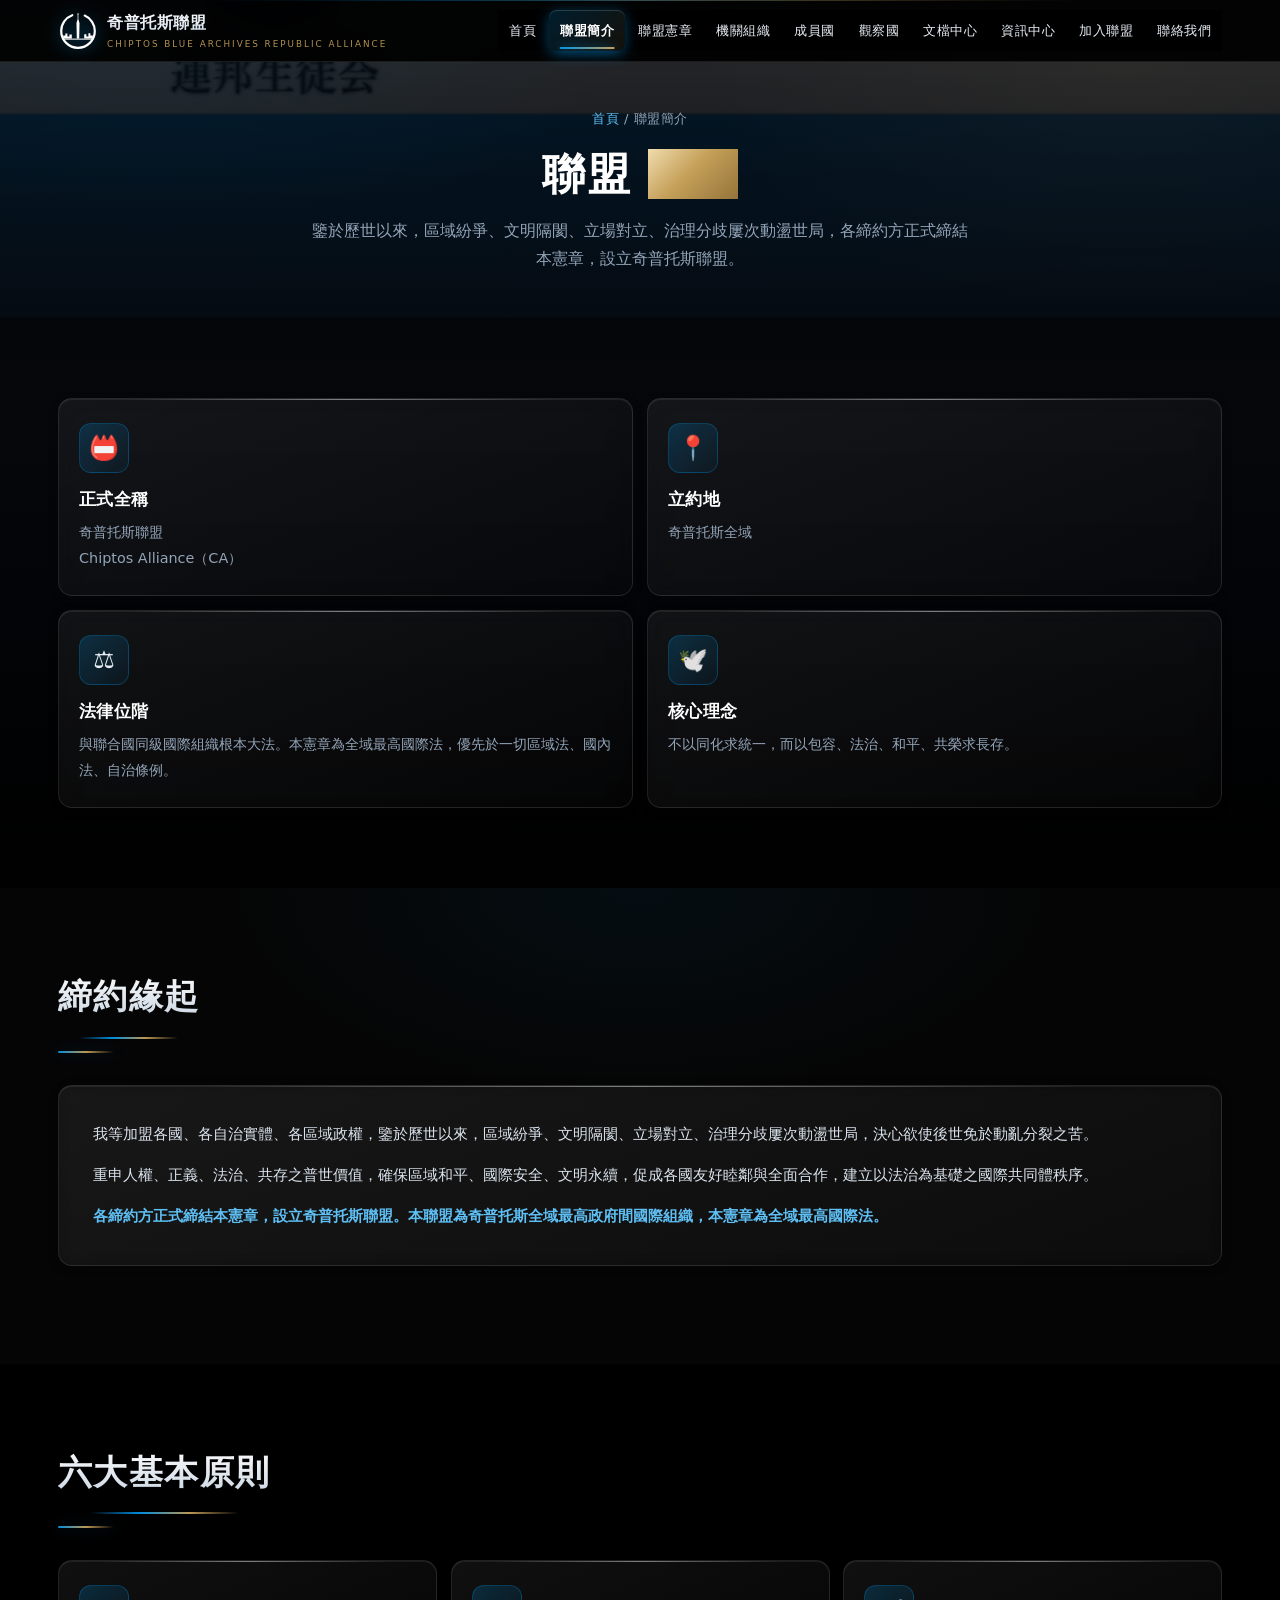
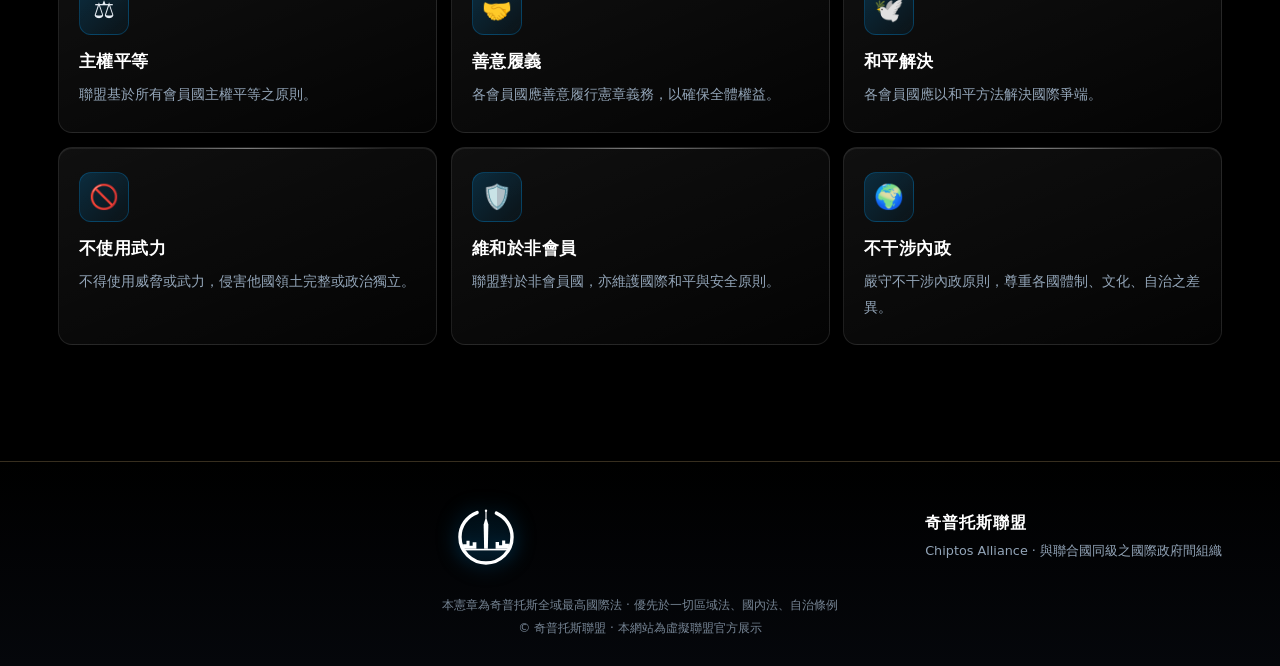
<file: about.html>
<!DOCTYPE html>
<html lang="zh-Hant">
<head>
<meta charset="UTF-8">
<meta name="viewport" content="width=device-width, initial-scale=1.0, viewport-fit=cover">
<meta name="theme-color" content="#080b11">
<meta name="description" content="奇普托斯聯盟官方網站 · 與聯合國同級之國際政府間組織">
<title>聯盟簡介 | 奇普托斯聯盟</title>
<link rel="icon" type="image/svg+xml" href="[data-uri]">
<style>
:root{--badge:url("[data-uri]");--flag:url("[data-uri]");}
/* =====================================================================
   奇普托斯聯盟 · CA
   移動優先 (Mobile-First) 響應式樣式
   配色：白 / 蔚藍 / 玄黑 三色體系 + 鎏金點綴
   ===================================================================== */

:root{
  --white:#f5f8fb;
  --blue:#0094e6;
  --blue-lt:#5fc0f5;
  --blue-dk:#0066a0;
  --ink:#080b11;
  --ink2:#10161f;
  --ink3:#161d28;
  --gold:#c5a059;
  --gold-lt:#e8ce8e;
  --text:#e8eef5;
  --muted:#93a5b8;
  --line:rgba(255,255,255,.09);
  --line-blue:rgba(0,148,230,.3);
  --nav-h:62px;
  --ease:cubic-bezier(.22,.68,.35,1);
}

/* ---------- 基礎重置（移動優先） ---------- */
*,*::before,*::after{margin:0;padding:0;box-sizing:border-box}
html{
  scroll-behavior:smooth;
  scroll-padding-top:calc(var(--nav-h) + 12px);
  -webkit-text-size-adjust:100%;      /* 防止 iOS 橫屏字體放大 */
  text-size-adjust:100%;
}
body{
  font-family:"Noto Sans TC","PingFang TC","Microsoft JhengHei",system-ui,-apple-system,"Helvetica Neue",sans-serif;
  background:var(--ink);
  color:var(--text);
  line-height:1.75;
  font-size:16px;                      /* 手機基準字號 */
  overflow-x:hidden;                   /* 防止橫向溢出 */
  -webkit-font-smoothing:antialiased;
  word-wrap:break-word;
  overflow-wrap:break-word;            /* 長國名/長單詞強制換行 */
}
img{max-width:100%;height:auto;display:block;border:0}
a{color:inherit;text-decoration:none;-webkit-tap-highlight-color:transparent}
button,input,select,textarea{font-family:inherit;font-size:16px} /* iOS 防止 zoom */
ul,ol{list-style:none}
:focus-visible{outline:2px solid var(--blue-lt);outline-offset:2px}
::selection{background:var(--blue);color:#fff}

/* 滾動條（桌面） */
::-webkit-scrollbar{width:8px;height:8px}
::-webkit-scrollbar-track{background:var(--ink)}
::-webkit-scrollbar-thumb{background:linear-gradient(var(--blue),var(--blue-dk));border-radius:4px}

/* ---------- 背景層 ---------- */
body::before{
  content:"";position:fixed;inset:0;z-index:-2;pointer-events:none;
  background:
    radial-gradient(900px 520px at 12% -8%, rgba(0,148,230,.30), transparent 60%),
    radial-gradient(760px 460px at 88% 6%, rgba(197,160,89,.15), transparent 56%),
    linear-gradient(180deg,#070a0f 0%,#0a0e15 45%,#06080c 100%);
}
body::after{
  content:"";position:fixed;inset:0;z-index:-1;pointer-events:none;
  background-image:
    linear-gradient(rgba(255,255,255,.035) 1px,transparent 1px),
    linear-gradient(90deg,rgba(255,255,255,.035) 1px,transparent 1px);
  background-size:48px 48px;
  -webkit-mask-image:radial-gradient(circle at 50% 28%,#000 0%,transparent 72%);
  mask-image:radial-gradient(circle at 50% 28%,#000 0%,transparent 72%);
}

/* ---------- 進度條 ---------- */
#progress{
  position:fixed;top:0;left:0;height:3px;width:0;z-index:9999;
  background:linear-gradient(90deg,var(--blue),var(--gold));
  box-shadow:0 0 10px rgba(0,148,230,.8);
}

/* =====================================================================
   頁首 / 導航（移動優先：漢堡選單）
   ===================================================================== */
.site-header{
  position:fixed;top:0;left:0;right:0;z-index:1000;height:var(--nav-h);
  background:rgba(8,11,17,.82);
  -webkit-backdrop-filter:blur(14px);backdrop-filter:blur(14px);
  border-bottom:1px solid var(--line);
  transition:box-shadow .35s var(--ease),border-color .35s var(--ease);
}
.site-header.scrolled{
  border-bottom-color:var(--line-blue);
  box-shadow:0 4px 26px rgba(0,0,0,.55);
}
.header-inner{
  max-width:1180px;margin:0 auto;height:100%;
  padding:0 14px;
  display:flex;align-items:center;justify-content:space-between;gap:10px;
}
.brand{display:flex;align-items:center;gap:9px;min-width:0;flex:1}
.brand img{
  width:36px;height:36px;flex:none;border-radius:50%;
  filter:drop-shadow(0 0 8px rgba(0,148,230,.55));
}
.brand-text{display:flex;flex-direction:column;min-width:0}
.brand-cn{
  font-size:.98rem;font-weight:800;color:#fff;letter-spacing:.5px;
  white-space:nowrap;overflow:hidden;text-overflow:ellipsis;
}
.brand-en{
  font-size:.55rem;color:var(--gold);letter-spacing:1.2px;
  white-space:nowrap;overflow:hidden;text-overflow:ellipsis;
}
/* 漢堡按鈕：44px 觸控區 */
.nav-toggle{
  flex:none;width:44px;height:44px;display:flex;align-items:center;justify-content:center;
  background:rgba(0,148,230,.12);border:1px solid var(--line-blue);border-radius:9px;
  color:var(--blue-lt);font-size:1.15rem;cursor:pointer;transition:.25s;
}
.nav-toggle:hover{background:rgba(0,148,230,.24)}
.nav-toggle:active{transform:scale(.94)}

/* 導航列：手機為全屏下拉面板 */
.main-nav{
  position:fixed;top:var(--nav-h);left:0;right:0;
  max-height:calc(100vh - var(--nav-h));overflow-y:auto;
  -webkit-overflow-scrolling:touch;
  background:rgba(8,11,17,.985);
  -webkit-backdrop-filter:blur(16px);backdrop-filter:blur(16px);
  border-bottom:1px solid var(--line-blue);
  padding:8px 12px 16px;
  transform:translateY(-102%);opacity:0;visibility:hidden;
  transition:transform .36s var(--ease),opacity .28s var(--ease),visibility .28s;
  box-shadow:0 18px 40px rgba(0,0,0,.6);
}
.main-nav.open{transform:translateY(0);opacity:1;visibility:visible}
.main-nav a{
  display:block;padding:13px 14px;border-radius:9px;
  font-size:.94rem;color:var(--text);letter-spacing:.5px;
  border-left:2px solid transparent;transition:.22s;
}
.main-nav a:hover,.main-nav a:focus{
  background:rgba(0,148,230,.15);color:#fff;border-left-color:var(--blue);
}
.main-nav a.active{
  background:linear-gradient(135deg,var(--blue),var(--blue-dk));
  color:#fff;font-weight:700;border-left-color:var(--gold);
  box-shadow:0 3px 12px rgba(0,148,230,.4);
}
/* 選單遮罩 */
.nav-mask{
  position:fixed;inset:0;top:var(--nav-h);z-index:998;
  background:rgba(0,0,0,.55);opacity:0;visibility:hidden;transition:.3s;
}
.nav-mask.show{opacity:1;visibility:visible}

/* =====================================================================
   首頁 Hero
   ===================================================================== */
.hero{
  position:relative;min-height:100svh;   /* svh 解決手機瀏覽器網址列跳動 */
  min-height:100vh;                      /* 回退 */
  display:flex;align-items:center;justify-content:center;
  padding:calc(var(--nav-h) + 40px) 18px 70px;
  overflow:hidden;text-align:center;
}
.hero-flag{
  position:absolute;inset:0;z-index:0;
  background:var(--flag) center/cover no-repeat;
  opacity:.14;
  filter:saturate(1.1);
}
.hero-veil{
  position:absolute;inset:0;z-index:1;
  background:linear-gradient(180deg,rgba(8,11,17,.55) 0%,rgba(8,11,17,.90) 100%);
}
.hero-content{position:relative;z-index:2;max-width:900px;width:100%}
.hero-badge{
  display:inline-block;margin-bottom:18px;padding:7px 16px;border-radius:999px;
  font-size:.72rem;letter-spacing:2px;color:var(--blue-lt);
  background:rgba(0,148,230,.12);border:1px solid var(--line-blue);
}
.hero-logo{
  width:96px;height:96px;margin:0 auto 20px;
  filter:drop-shadow(0 0 26px rgba(0,148,230,.6));
  animation:floaty 4.5s ease-in-out infinite;
}
@keyframes floaty{0%,100%{transform:translateY(0)}50%{transform:translateY(-9px)}}
.hero-title{
  font-size:clamp(1.55rem,7.2vw,3.9rem);   /* 手機不過大 */
  font-weight:900;color:#fff;line-height:1.28;letter-spacing:1px;
}
.gold-gradient{
  background:linear-gradient(100deg,var(--blue-lt),var(--gold-lt),var(--blue-lt));
  -webkit-background-clip:text;background-clip:text;color:transparent;
}
.hero-sub{
  margin-top:14px;font-size:clamp(.7rem,3vw,.95rem);
  color:var(--gold);letter-spacing:2.5px;
}
.hero-desc{
  margin-top:18px;font-size:clamp(.86rem,3.6vw,1.02rem);
  color:var(--muted);max-width:620px;margin-left:auto;margin-right:auto;
}
.hero-actions{
  margin-top:30px;display:flex;flex-direction:column;gap:11px;align-items:stretch;
}
.scroll-hint{
  position:absolute;bottom:20px;left:50%;transform:translateX(-50%);z-index:2;
  color:var(--muted);font-size:.74rem;letter-spacing:2px;
  animation:bob 2.1s ease-in-out infinite;
}
@keyframes bob{0%,100%{transform:translate(-50%,0);opacity:.55}50%{transform:translate(-50%,7px);opacity:1}}

/* ---------- 按鈕 ---------- */
.btn{
  display:inline-flex;align-items:center;justify-content:center;gap:8px;
  padding:14px 26px;border-radius:10px;font-size:.9rem;font-weight:700;
  letter-spacing:1px;transition:.3s var(--ease);border:1px solid transparent;
  min-height:48px;                      /* 觸控友好 */
}
.btn-primary{
  background:linear-gradient(135deg,var(--blue),var(--blue-dk));color:#fff;
  box-shadow:0 6px 22px rgba(0,148,230,.42);
}
.btn-primary:hover{transform:translateY(-2px);box-shadow:0 12px 30px rgba(0,148,230,.55)}
.btn-gold{
  background:linear-gradient(135deg,var(--gold),#9d7d3d);color:#181206;
  box-shadow:0 6px 22px rgba(197,160,89,.4);
}
.btn-gold:hover{transform:translateY(-2px)}
.btn-ghost{
  color:#fff;border-color:rgba(255,255,255,.28);background:rgba(255,255,255,.03);
}
.btn-ghost:hover{border-color:var(--blue);background:rgba(0,148,230,.14)}

/* =====================================================================
   通用區塊
   ===================================================================== */
.container{width:100%;max-width:1180px;margin:0 auto;padding:0 16px}
.section{padding:56px 0;position:relative}
.section-alt{background:linear-gradient(180deg,transparent,rgba(0,148,230,.045),transparent)}
.section-head{margin-bottom:32px}
.section-head h2{
  font-size:clamp(1.35rem,5.4vw,2.1rem);color:#fff;font-weight:900;letter-spacing:.5px;
}
.section-head .muted{margin-top:8px;font-size:.88rem}
.section-link{display:inline-block;margin-top:10px;color:var(--blue-lt);font-size:.86rem}
.rule{width:56px;height:3px;margin-top:12px;background:linear-gradient(90deg,var(--blue),var(--gold));border-radius:2px}
.muted{color:var(--muted)}
.gold{color:var(--gold-lt)}

/* 分頁 Hero */
.page-hero{
  position:relative;padding:calc(var(--nav-h) + 46px) 0 46px;text-align:center;overflow:hidden;
}
.page-hero .hero-bg{
  position:absolute;inset:0;z-index:0;
  background:var(--flag) center/cover no-repeat;opacity:.10;
}
.page-hero .hero-bg::after{
  content:"";position:absolute;inset:0;
  background:linear-gradient(180deg,rgba(8,11,17,.7),rgba(8,11,17,.95));
}
.page-hero .container{position:relative;z-index:1}
.page-hero h1{
  font-size:clamp(1.5rem,6.4vw,2.7rem);color:#fff;font-weight:900;letter-spacing:.5px;line-height:1.3;
}
.page-hero .hero-desc{
  margin-top:14px;color:var(--muted);font-size:clamp(.84rem,3.5vw,.98rem);
  max-width:660px;margin-left:auto;margin-right:auto;
}
.breadcrumb{
  font-size:.78rem;color:var(--muted);margin-bottom:14px;letter-spacing:.5px;
}
.breadcrumb a{color:var(--blue-lt)}

/* ---------- 統計 ---------- */
.stats{
  display:grid;grid-template-columns:repeat(2,1fr);gap:12px;   /* 手機 2 欄 */
}
.stat{
  background:linear-gradient(160deg,rgba(255,255,255,.055),rgba(255,255,255,.012));
  border:1px solid var(--line);border-radius:13px;padding:22px 12px;text-align:center;
  position:relative;overflow:hidden;transition:.35s var(--ease);
}
.stat::before{
  content:"";position:absolute;top:0;left:0;right:0;height:3px;
  background:linear-gradient(90deg,var(--blue),var(--gold));
}
.stat:hover{transform:translateY(-4px);border-color:var(--line-blue)}
.stat-num{
  display:block;font-size:clamp(1.7rem,8vw,2.5rem);font-weight:900;
  color:var(--blue-lt);line-height:1.1;
}
.stat-label{display:block;margin-top:7px;font-size:.78rem;color:var(--muted);letter-spacing:.5px}

/* ---------- 網格（自動適配，手機單欄） ---------- */
.grid-2,.grid-3,.grid-4{
  display:grid;gap:14px;grid-template-columns:1fr;   /* 手機：單欄 */
}

/* ---------- 資訊卡 ---------- */
.info-card{
  background:linear-gradient(165deg,rgba(255,255,255,.055),rgba(255,255,255,.012));
  border:1px solid var(--line);border-radius:14px;padding:24px 20px;
  transition:.35s var(--ease);
}
.info-card:hover{transform:translateY(-5px);border-color:var(--line-blue);box-shadow:0 14px 34px rgba(0,0,0,.42)}
.info-icon{
  width:50px;height:50px;border-radius:12px;display:flex;align-items:center;justify-content:center;
  font-size:1.5rem;margin-bottom:14px;
  background:linear-gradient(135deg,rgba(0,148,230,.22),rgba(0,148,230,.05));
  border:1px solid var(--line-blue);
}
.info-card h4{color:#fff;font-size:1.06rem;margin-bottom:8px;line-height:1.5}
.info-card p{font-size:.9rem}

/* ---------- 快速入口卡 ---------- */
.entry-card{
  display:flex;align-items:center;gap:16px;padding:20px;border-radius:13px;
  background:linear-gradient(150deg,rgba(0,148,230,.12),rgba(255,255,255,.02));
  border:1px solid var(--line-blue);transition:.3s var(--ease);
}
.entry-card:hover{transform:translateY(-4px);border-color:var(--gold);background:linear-gradient(150deg,rgba(197,160,89,.16),rgba(255,255,255,.03))}
.entry-num{
  flex:none;width:44px;height:44px;border-radius:10px;display:flex;align-items:center;justify-content:center;
  background:linear-gradient(135deg,var(--blue),var(--blue-dk));color:#fff;font-weight:900;font-size:1rem;
}
.entry-card h4{color:#fff;font-size:1rem;margin-bottom:4px}
.entry-card p{font-size:.82rem}

/* =====================================================================
   成員國 / 觀察員（重點：完整顯示國名）
   ===================================================================== */
.filters{
  display:flex;gap:8px;flex-wrap:wrap;margin-bottom:24px;
  padding-bottom:4px;                    /* 允許內部換行 */
}
.filter-btn{
  padding:9px 16px;border-radius:999px;font-size:.82rem;cursor:pointer;
  background:rgba(255,255,255,.04);border:1px solid var(--line);color:var(--muted);
  transition:.25s;min-height:38px;white-space:nowrap;
}
.filter-btn:hover{color:#fff;border-color:var(--line-blue)}
.filter-btn:active{transform:scale(.95)}
.filter-btn.active{
  background:linear-gradient(135deg,var(--blue),var(--blue-dk));color:#fff;
  border-color:transparent;font-weight:700;box-shadow:0 3px 12px rgba(0,148,230,.4);
}

.member-grid{display:grid;grid-template-columns:1fr;gap:13px}   /* 手機單欄 */
.member-card{
  display:flex;align-items:center;gap:14px;padding:16px;border-radius:13px;
  background:linear-gradient(150deg,rgba(255,255,255,.05),rgba(255,255,255,.012));
  border:1px solid var(--line);transition:.3s var(--ease);
}
.member-card:hover{transform:translateY(-3px);border-color:var(--line-blue);background:linear-gradient(150deg,rgba(0,148,230,.13),rgba(255,255,255,.02))}
.member-flag{
  flex:none;width:46px;height:34px;border-radius:5px;
  box-shadow:0 2px 9px rgba(0,0,0,.45);border:1px solid rgba(255,255,255,.16);
}
.member-body{flex:1;min-width:0}   /* min-width:0 讓長國名正常換行 */
.member-no{
  display:inline-block;font-size:.68rem;color:var(--gold);letter-spacing:1.5px;font-weight:700;
}
.member-card h3{
  font-size:.98rem;color:#fff;font-weight:700;line-height:1.45;margin-top:2px;
  overflow-wrap:anywhere;               /* 長國名完整換行不截斷 */
}
.member-en{
  display:block;font-size:.72rem;color:var(--muted);margin-top:3px;letter-spacing:.4px;
  overflow-wrap:anywhere;
}
.badge{
  display:inline-block;margin-top:7px;padding:3px 10px;border-radius:999px;
  font-size:.68rem;letter-spacing:.6px;font-weight:700;
}
.badge-member{background:rgba(0,148,230,.18);color:var(--blue-lt);border:1px solid var(--line-blue)}
.badge-observer{background:rgba(197,160,89,.16);color:var(--gold-lt);border:1px solid rgba(197,160,89,.35)}

.empty-state{
  text-align:center;padding:40px 18px;color:var(--muted);font-size:.9rem;
  border:1px dashed var(--line);border-radius:13px;
}

/* 觀察員 */
.observer-list{display:grid;grid-template-columns:1fr;gap:14px}
.observer-item{
  display:flex;align-items:flex-start;gap:14px;padding:18px;border-radius:13px;
  background:linear-gradient(150deg,rgba(197,160,89,.09),rgba(255,255,255,.015));
  border:1px solid rgba(197,160,89,.22);transition:.3s var(--ease);
}
.observer-item:hover{transform:translateY(-3px);border-color:rgba(197,160,89,.5)}
.observer-flag{
  flex:none;width:46px;height:34px;border-radius:5px;
  box-shadow:0 2px 9px rgba(0,0,0,.45);border:1px solid rgba(255,255,255,.16);
}
.observer-body{flex:1;min-width:0}
.observer-head{display:flex;align-items:center;gap:10px;flex-wrap:wrap}
.observer-head h3{font-size:1rem;color:#fff;font-weight:700;line-height:1.45;overflow-wrap:anywhere}
.observer-body .member-en{display:block;margin-top:4px}
.observer-body p{font-size:.85rem;margin-top:8px}

.notice-card{
  margin-top:26px;padding:20px;border-radius:13px;
  background:rgba(0,148,230,.09);border:1px solid var(--line-blue);
}
.notice-card h4{color:var(--blue-lt);font-size:1rem;margin-bottom:8px}
.notice-card p{font-size:.87rem}
.notice-card a{color:var(--gold-lt);text-decoration:underline}

/* =====================================================================
   憲章條文
   ===================================================================== */
.charter-wrap{display:grid;grid-template-columns:1fr;gap:26px}  /* 手機單欄 */
.toc{
  position:static;background:rgba(255,255,255,.03);border:1px solid var(--line);
  border-radius:13px;padding:16px 13px;
}
.toc-title{
  color:var(--gold);font-weight:800;letter-spacing:2px;font-size:.82rem;
  padding-bottom:11px;border-bottom:1px solid var(--line);margin-bottom:10px;
}
.toc-links{display:flex;flex-direction:column;gap:2px}
.toc a{
  display:block;color:var(--muted);font-size:.82rem;padding:9px 11px;border-radius:7px;
  transition:.22s;border-left:2px solid transparent;line-height:1.5;
}
.toc a:hover{color:#fff;background:rgba(0,148,230,.12)}
.toc a.on{color:var(--blue-lt);border-left-color:var(--blue);background:rgba(0,148,230,.15);font-weight:700}

.article{
  background:rgba(255,255,255,.025);border:1px solid var(--line);border-radius:14px;
  padding:24px 20px;margin-bottom:18px;scroll-margin-top:calc(var(--nav-h) + 16px);
  transition:.4s var(--ease);
}
.article.on{border-color:rgba(197,160,89,.45);box-shadow:0 10px 32px rgba(0,0,0,.4)}
.art-head{display:flex;align-items:center;gap:12px;margin-bottom:16px;flex-wrap:wrap}
.art-no{
  flex:none;width:42px;height:42px;border-radius:10px;
  background:linear-gradient(135deg,var(--gold),#9d7d3d);color:#181206;
  font-weight:900;font-size:1rem;display:flex;align-items:center;justify-content:center;
  box-shadow:0 3px 12px rgba(197,160,89,.4);
}
.art-title{font-size:1.16rem;color:#fff;font-weight:800;line-height:1.45;overflow-wrap:anywhere}
.art-body{color:#d3dee9;font-size:.93rem}
.art-body ol,.art-body ul{padding-left:20px;margin-top:10px}
.art-body li{margin:9px 0;padding-left:5px;line-height:1.8}
.art-body strong{color:var(--blue-lt)}
.art-body p+p{margin-top:12px}
.preamble{background:linear-gradient(135deg,rgba(0,148,230,.13),rgba(197,160,89,.06));border-color:var(--line-blue)}
.covenant{
  background:linear-gradient(160deg,rgba(197,160,89,.15),rgba(0,148,230,.06));
  border:1px solid rgba(197,160,89,.45);text-align:center;padding:38px 22px;
}
.covenant .seal{font-size:2.6rem;margin-bottom:12px}
.covenant h3{color:var(--gold-lt);font-size:1.35rem;letter-spacing:1.5px;line-height:1.5}
.covenant p{color:#dde8f2;margin-top:14px;font-size:1rem;line-height:2}

/* =====================================================================
   組織架構 / 時間軸
   ===================================================================== */
.org-tier{
  border:1px solid var(--line);border-radius:13px;padding:20px;margin-bottom:14px;
  background:linear-gradient(150deg,rgba(255,255,255,.04),rgba(255,255,255,.01));
}
.org-tier.lead{
  border-color:rgba(197,160,89,.5);
  background:linear-gradient(150deg,rgba(197,160,89,.14),rgba(0,148,230,.05));
}
.org-tier h4{color:var(--gold-lt);margin-bottom:12px;font-size:1rem;line-height:1.5}
.org-nodes{display:grid;grid-template-columns:1fr;gap:10px}
.org-node{
  padding:12px 14px;border-radius:9px;text-align:center;font-size:.88rem;
  background:rgba(0,148,230,.13);border:1px solid var(--line-blue);color:#fff;
}

.timeline{position:relative;padding-left:24px}
.timeline::before{
  content:"";position:absolute;left:6px;top:6px;bottom:6px;width:2px;
  background:linear-gradient(var(--blue),var(--gold));
}
.tl-item{position:relative;padding:0 0 24px 18px}
.tl-item::before{
  content:"";position:absolute;left:-24px;top:6px;width:13px;height:13px;border-radius:50%;
  background:var(--ink);border:3px solid var(--blue);box-shadow:0 0 0 3px rgba(0,148,230,.15);
}
.tl-year{color:var(--gold-lt);font-weight:800;font-size:.88rem;letter-spacing:1px}
.tl-item h4{color:#fff;margin:5px 0;font-size:1.02rem;line-height:1.5;overflow-wrap:anywhere}
.tl-item p{color:var(--muted);font-size:.88rem}

/* =====================================================================
   新聞 / 文檔
   ===================================================================== */
.news-list{display:grid;gap:12px}
.news-row{
  display:flex;flex-direction:column;gap:8px;padding:18px;border-radius:12px;
  background:rgba(255,255,255,.028);border:1px solid var(--line);transition:.3s var(--ease);
}
.news-row:hover{transform:translateY(-3px);border-color:var(--line-blue);background:rgba(0,148,230,.08)}
.news-date{font-size:.74rem;color:var(--gold);letter-spacing:1px;font-weight:700}
.news-tag{
  align-self:flex-start;padding:3px 10px;border-radius:999px;font-size:.68rem;font-weight:700;
}
.tag-meeting{background:rgba(0,148,230,.2);color:var(--blue-lt)}
.tag-member{background:rgba(197,160,89,.18);color:var(--gold-lt)}
.tag-charter{background:rgba(255,255,255,.09);color:var(--muted)}
.news-title{color:#fff;font-size:.95rem;line-height:1.6;overflow-wrap:anywhere}

.doc-group{margin-bottom:34px}
.doc-group h3{
  color:var(--gold-lt);font-size:1.05rem;margin-bottom:14px;
  padding-left:11px;border-left:3px solid var(--gold);line-height:1.5;
}
.doc-card{
  display:flex;align-items:center;gap:13px;padding:16px;border-radius:11px;
  background:rgba(255,255,255,.03);border:1px solid var(--line);transition:.3s var(--ease);
  margin-bottom:10px;
}
.doc-card:hover{border-color:var(--blue);background:rgba(0,148,230,.1);transform:translateX(4px)}
.doc-tag{
  flex:none;padding:4px 10px;border-radius:6px;font-size:.68rem;font-weight:700;letter-spacing:.6px;
}
.doc-tag.core{background:linear-gradient(135deg,var(--gold),#9d7d3d);color:#181206}
.doc-tag.rule{background:rgba(0,148,230,.2);color:var(--blue-lt);border:1px solid var(--line-blue)}
.doc-tag.doc{background:rgba(255,255,255,.08);color:var(--muted)}
.doc-text{flex:1;min-width:0}
.doc-text b{display:block;color:#fff;font-size:.95rem;line-height:1.5;overflow-wrap:anywhere}
.doc-text span{font-size:.8rem;color:var(--muted)}
.doc-arrow{color:var(--muted);font-size:1.2rem;flex:none}

/* =====================================================================
   表單
   ===================================================================== */
.form-wrap{
  background:rgba(255,255,255,.03);border:1px solid var(--line);
  border-radius:15px;padding:24px 18px;
}
.form-row{display:grid;grid-template-columns:1fr;gap:0}
.fgroup{margin-bottom:16px}
.fgroup label{display:block;margin-bottom:7px;color:var(--muted);font-size:.85rem;letter-spacing:.4px}
.fgroup label i{color:var(--gold);font-style:normal}
.fgroup input,.fgroup select,.fgroup textarea{
  width:100%;padding:13px 14px;border-radius:9px;
  background:rgba(0,0,0,.32);border:1px solid rgba(255,255,255,.13);
  color:#fff;font-size:16px;transition:.25s;min-height:48px;   /* 16px 防 iOS zoom */
}
.fgroup input:focus,.fgroup select:focus,.fgroup textarea:focus{
  outline:none;border-color:var(--blue);box-shadow:0 0 0 3px rgba(0,148,230,.18);
}
.fgroup textarea{min-height:120px;resize:vertical;line-height:1.7}
.fgroup select{
  -webkit-appearance:none;appearance:none;
  background-image:url("data:image/svg+xml;utf8,<svg xmlns='http://www.w3.org/2000/svg' width='13' height='13' fill='%235fc0f5'><path d='M3 5l3.5 3.5L10 5z'/></svg>");
  background-repeat:no-repeat;background-position:right 14px center;padding-right:38px;
}
.form-note{margin-top:12px;font-size:.8rem;color:var(--muted);text-align:center}

/* ---------- 聯絡卡 ---------- */
.contact-grid{display:grid;grid-template-columns:1fr;gap:13px}
.contact-card{
  padding:22px;border-radius:13px;background:rgba(255,255,255,.03);
  border:1px solid var(--line);transition:.3s var(--ease);
}
.contact-card:hover{border-color:var(--line-blue);transform:translateY(-4px)}
.contact-card h4{color:var(--blue-lt);margin-bottom:8px;font-size:1.02rem;line-height:1.5}
.contact-card p{font-size:.88rem}

/* =====================================================================
   旗幟橫幅
   ===================================================================== */
.flag-banner{
  position:relative;border-radius:14px;overflow:hidden;
  border:1px solid var(--line);box-shadow:0 16px 44px rgba(0,0,0,.5);
}
.flag-banner img{width:100%;opacity:.92}
.flag-cap{
  position:absolute;bottom:0;left:0;right:0;padding:12px 16px;
  background:linear-gradient(0deg,rgba(0,0,0,.88),transparent);
  color:var(--gold-lt);font-size:.78rem;letter-spacing:.8px;line-height:1.6;
}

/* =====================================================================
   頁尾
   ===================================================================== */
.site-footer{
  background:#05070a;border-top:1px solid var(--line);
  padding:44px 0 26px;margin-top:36px;text-align:center;
}
.footer-brand{
  display:flex;flex-direction:column;align-items:center;gap:12px;margin-bottom:26px;
}
.footer-brand img{width:62px;height:62px;border-radius:50%;filter:drop-shadow(0 0 14px rgba(0,148,230,.5))}
.footer-brand h4{color:#fff;font-size:1.02rem;font-weight:800;line-height:1.5}
.footer-brand p{font-size:.8rem;margin-top:5px}
.footer-meta p{font-size:.76rem;color:var(--muted);line-height:1.9;opacity:.8}

/* =====================================================================
   入場動畫
   ===================================================================== */
.fade-in{opacity:0;transform:translateY(26px);transition:opacity .75s var(--ease),transform .75s var(--ease)}
.fade-in.in{opacity:1;transform:none}
@media (prefers-reduced-motion:reduce){
  .fade-in{opacity:1;transform:none;transition:none}
  .hero-logo,.scroll-hint{animation:none}
  html{scroll-behavior:auto}
}

/* =====================================================================
   📱 → 📲 斷點：小手機 → 平板 → 桌機（移動優先遞增）
   ===================================================================== */

/* ---- ≥400px：極小屏微調 ---- */
@media (min-width:400px){
  .stats{gap:14px}
  .hero-logo{width:110px;height:110px}
}

/* ---- ≥560px：大手機 / 小平板 ---- */
@media (min-width:560px){
  .container{padding:0 22px}
  .section{padding:64px 0}
  .hero{padding:calc(var(--nav-h) + 50px) 24px 76px}
  .hero-actions{flex-direction:row;justify-content:center;flex-wrap:wrap}
  .hero-actions .btn{flex:none}
  .grid-2{grid-template-columns:repeat(2,1fr)}
  .member-grid{grid-template-columns:repeat(2,1fr)}
  .observer-list{grid-template-columns:repeat(2,1fr)}
  .contact-grid{grid-template-columns:repeat(2,1fr)}
  .form-row{grid-template-columns:repeat(2,1fr);gap:0 16px}
  .org-nodes{grid-template-columns:repeat(2,1fr)}
  .news-row{flex-direction:row;align-items:center;gap:14px;flex-wrap:wrap}
  .news-title{flex:1;min-width:200px}
  .footer-brand{flex-direction:row;justify-content:center;text-align:left}
}

/* ---- ≥768px：平板 ---- */
@media (min-width:768px){
  body{font-size:16.5px}
  .container{padding:0 28px}
  .section{padding:76px 0}
  .stats{grid-template-columns:repeat(4,1fr)}
  .grid-3{grid-template-columns:repeat(2,1fr)}
  .member-grid{grid-template-columns:repeat(2,1fr)}
  .hero-title{font-size:clamp(2.4rem,5.4vw,3.6rem)}
  .hero-logo{width:128px;height:128px}
  .article{padding:30px 30px}
  .form-wrap{padding:32px}
  .covenant{padding:46px 34px}
  .toc{max-height:calc(100vh - var(--nav-h) - 40px);overflow-y:auto}
}

/* ---- ≥1024px：桌機 ---- */
@media (min-width:1024px){
  /* 桌機：導航常駐，隱藏漢堡 */
  .nav-toggle{display:none}
  .nav-mask{display:none}
  .main-nav{
    position:static;max-height:none;overflow:visible;
    display:flex;align-items:center;gap:2px;
    background:none;backdrop-filter:none;-webkit-backdrop-filter:none;
    border:none;padding:0;transform:none;opacity:1;visibility:visible;box-shadow:none;
  }
  .main-nav a{
    padding:9px 11px;font-size:.84rem;border-left:none;border-radius:8px;white-space:nowrap;
  }
  .main-nav a:hover{transform:translateY(-1px)}
  .brand img{width:40px;height:40px}
  .grid-3{grid-template-columns:repeat(3,1fr)}
  .grid-4{grid-template-columns:repeat(4,1fr)}
  .member-grid{grid-template-columns:repeat(3,1fr)}
  .observer-list{grid-template-columns:repeat(2,1fr)}
  .charter-wrap{grid-template-columns:250px 1fr;gap:38px;align-items:start}
  .toc{position:sticky;top:calc(var(--nav-h) + 18px)}
  .article{padding:34px 34px}
  .hero-title{font-size:clamp(2.8rem,4.6vw,4rem)}
  .hero-logo{width:140px;height:140px}
  .section{padding:88px 0}
}

/* ---- ≥1280px：大屏 ---- */
@media (min-width:1280px){
  .container{max-width:1220px}
  .member-grid{grid-template-columns:repeat(4,1fr)}
}

/* ---- 橫屏矮屏優化 ---- */
@media (max-height:520px) and (orientation:landscape){
  .hero{min-height:auto;padding:calc(var(--nav-h) + 26px) 20px 40px}
  .hero-logo{width:70px;height:70px;margin-bottom:12px}
  .scroll-hint{display:none}
  .main-nav{max-height:calc(100vh - var(--nav-h));}
}

/* ---- 列印 ---- */
@media print{
  body{background:#fff;color:#000}
  .site-header,.main-nav,.nav-toggle,.scroll-hint,#progress,.hero-flag,.hero-veil{display:none!important}
  .article,.info-card,.member-card{break-inside:avoid;border-color:#ccc}
  .fade-in{opacity:1;transform:none}
}

/* =====================================================================
   入盟申請回執卡（Web3Forms 提交結果）
   ===================================================================== */
.result-card{
  border-radius:15px;padding:24px 20px;margin-top:20px;
  animation:pop .45s var(--ease);
}
@keyframes pop{from{opacity:0;transform:translateY(14px)}to{opacity:1;transform:none}}
.result-ok{
  background:linear-gradient(150deg,rgba(0,148,230,.14),rgba(197,160,89,.07));
  border:1px solid rgba(0,148,230,.45);
  box-shadow:0 14px 40px rgba(0,0,0,.42);
}
.result-error{
  background:rgba(217,100,106,.10);
  border:1px solid rgba(217,100,106,.45);
}
.result-head{
  font-size:1.1rem;font-weight:800;color:#fff;margin-bottom:8px;line-height:1.5;
}
.result-ok .result-head{color:var(--blue-lt)}
.result-error .result-head{color:#f08a8f}
.result-sub{
  font-size:.85rem;color:var(--muted);line-height:1.8;margin-bottom:16px;
}
.result-table{
  width:100%;border-collapse:collapse;font-size:.86rem;
}
.result-table tr{border-bottom:1px solid rgba(255,255,255,.09)}
.result-table tr:last-child{border-bottom:none}
.result-table th{
  text-align:left;color:var(--muted);font-weight:600;
  padding:9px 10px 9px 0;white-space:nowrap;width:38%;vertical-align:top;
}
.result-table td{
  color:#fff;padding:9px 0;text-align:right;
  overflow-wrap:anywhere;line-height:1.6;
}
.result-table td.hl{
  color:var(--gold-lt);font-weight:800;letter-spacing:1px;
}
.status{
  display:inline-block;padding:3px 12px;border-radius:999px;font-size:.74rem;font-weight:700;
  background:rgba(197,160,89,.2);color:var(--gold-lt);border:1px solid rgba(197,160,89,.4);
}
.result-note{
  margin-top:16px;font-size:.82rem;color:var(--muted);line-height:1.85;
  padding-top:14px;border-top:1px solid rgba(255,255,255,.09);
}

@media (min-width:560px){
  .result-table th{width:30%}
  .result-card{padding:28px 26px}
}


/* ===== Base64 內嵌版 · CSS 變數復用，圖片零檔案 ===== */
.brand .emblem,.footer-brand .emblem,.hero-emblem{display:block;background-image:var(--badge);background-size:contain;background-position:center;background-repeat:no-repeat}
.brand .emblem{width:36px;height:36px;flex:none;filter:drop-shadow(0 0 8px rgba(0,148,230,.55))}
.footer-brand .emblem{width:62px;height:62px;margin:0 auto;filter:drop-shadow(0 0 14px rgba(0,148,230,.5))}
.hero-emblem{width:96px;height:96px;margin:0 auto 20px;filter:drop-shadow(0 0 26px rgba(0,148,230,.6));animation:floaty 4.5s ease-in-out infinite}
.flag-render{width:100%;aspect-ratio:16/9;background-image:var(--flag);background-size:cover;background-position:center;border-radius:14px;border:1px solid rgba(255,255,255,.14);box-shadow:0 16px 44px rgba(0,0,0,.5)}
@media(min-width:768px){.hero-emblem{width:140px;height:140px}.brand .emblem{width:40px;height:40px}}


/* =====================================================================
   v15 · 美觀增強（疊加於原有樣式之上，不破壞既有設計）
   ===================================================================== */

/* ---------- 1. 卡片質感：內高光 + 立體陰影 ---------- */
.info-card,.member-card,.observer-item,.article,.contact-card,.doc-card,
.entry-card,.quick-card,.org-tier,.form-wrap,.toc,.stat,.news-row{
  box-shadow:inset 0 1px 0 rgba(255,255,255,.07), 0 8px 26px rgba(0,0,0,.30);
}
.info-card:hover,.member-card:hover,.observer-item:hover,.doc-card:hover,
.entry-card:hover,.quick-card:hover,.contact-card:hover,.news-row:hover,.stat:hover{
  box-shadow:inset 0 1px 0 rgba(255,255,255,.12), 0 20px 46px rgba(0,148,230,.22);
  border-color:rgba(197,160,89,.48);
}

/* ---------- 2. 標題層次 ---------- */
.hero-title{letter-spacing:2px;line-height:1.30;text-shadow:0 4px 24px rgba(0,148,230,.30)}
.page-hero h1{letter-spacing:1.6px;line-height:1.35}
.section-head h2,.section-title{letter-spacing:1px}
.art-title,.info-card h4,.member-card h3,.observer-head h3{letter-spacing:.4px}

/* ---------- 3. 章節標題雙側裝飾線 ---------- */
.section-head h2,.section-title{position:relative;display:inline-block}
.section-head h2::after,.section-title::after{
  content:"";display:block;height:2px;margin:10px auto 0;width:70%;
  background:linear-gradient(90deg,transparent,rgba(0,148,230,.9),rgba(197,160,89,.9),transparent);
  border-radius:2px;
}

/* ---------- 4. 按鈕流光 ---------- */
.btn-primary,.btn-gold,.cta-btn{position:relative;overflow:hidden}
.btn-primary::after,.btn-gold::after,.cta-btn::after{
  content:"";position:absolute;top:0;left:-110%;width:60%;height:100%;
  background:linear-gradient(100deg,transparent,rgba(255,255,255,.30),transparent);
  animation:sheen 4.2s ease-in-out infinite;pointer-events:none;
}
@keyframes sheen{0%{left:-110%}55%{left:120%}100%{left:120%}}
@media(prefers-reduced-motion:reduce){
  .btn-primary::after,.btn-gold::after,.cta-btn::after{animation:none;display:none}
}

/* ---------- 5. 徽標光暈 ---------- */
.brand .emblem,.footer-brand .emblem{animation:breathe 5s ease-in-out infinite}
@keyframes breathe{
  0%,100%{filter:drop-shadow(0 0 8px rgba(0,148,230,.5))}
  50%{filter:drop-shadow(0 0 16px rgba(0,148,230,.85))}
}
@media(prefers-reduced-motion:reduce){.brand .emblem,.footer-brand .emblem{animation:none}}

/* ---------- 6. 分隔線漸變 ---------- */
.rule{height:2px;background:linear-gradient(90deg,rgba(0,148,230,.9),rgba(197,160,89,.9),transparent);border-radius:2px}

/* ---------- 7. 頁腳 ---------- */
.site-footer{border-top:1px solid rgba(197,160,89,.28);box-shadow:0 -10px 40px rgba(0,0,0,.35)}
.footer-brand h4{letter-spacing:1px}

/* ---------- 8. 導航當前項 ---------- */
.main-nav a.active{
  box-shadow:0 3px 14px rgba(0,148,230,.45), inset 0 1px 0 rgba(255,255,255,.15);
}

/* ---------- 9. 徽章 ---------- */
.badge-member,.badge-observer,.badge{
  box-shadow:0 2px 8px rgba(0,0,0,.28);
}
.hero-badge{letter-spacing:2.5px}

/* ---------- 10. 條文編號 ---------- */
.art-no{box-shadow:0 4px 14px rgba(197,160,89,.45), inset 0 1px 0 rgba(255,255,255,.35)}

/* ---------- 11. 首屏載入淡入 ---------- */
body{animation:pageIn .55s ease both}
@keyframes pageIn{from{opacity:0}to{opacity:1}}
@media(prefers-reduced-motion:reduce){body{animation:none}}

/* ---------- 12. 錨點區塊呼吸間距 ---------- */
.article+.article{margin-top:4px}

/* =====================================================================
   v17 · 玄黑主題（主體偏黑）
   ===================================================================== */
:root{
  --ink:#000000;
  --ink2:#06080c;
  --ink3:#0b0e14;
  --line:rgba(255,255,255,.10);
  --line-blue:rgba(0,148,230,.28);
}
body::before{
  background:
    radial-gradient(900px 520px at 12% -8%,rgba(0,148,230,.16),transparent 60%),
    radial-gradient(760px 460px at 88% 6%,rgba(197,160,89,.09),transparent 56%),
    linear-gradient(180deg,#000000,#05070b 45%,#000000)!important;
}
.site-header{background:rgba(0,0,0,.93)!important;border-bottom-color:rgba(255,255,255,.10)!important}
.nav-mask{background:rgba(0,0,0,.6)!important}
.main-nav{background:rgba(0,0,0,.96)!important;border-color:rgba(255,255,255,.08)!important}
.hero{background:radial-gradient(ellipse at center,#05070b 0%,#000000 72%)!important}
.hero-bg,.page-hero .hero-bg{opacity:.5!important}
.section-alt{background:rgba(255,255,255,.018)!important}
.site-footer{background:#000000!important;border-top-color:rgba(197,160,89,.24)!important}
.article,.info-card,.member-card,.observer-item,.doc-card,.entry-card,
.quick-card,.contact-card,.org-tier,.stat,.news-row,.form-wrap,.toc{
  background:rgba(255,255,255,.035)!important;
  border-color:rgba(255,255,255,.10)!important;
}
.article:hover,.info-card:hover,.member-card:hover,.observer-item:hover,
.doc-card:hover,.entry-card:hover,.quick-card:hover,.contact-card:hover,.news-row:hover,.stat:hover{
  background:rgba(255,255,255,.06)!important;
  border-color:rgba(197,160,89,.45)!important;
}
.flag-render{border-color:rgba(255,255,255,.16)!important}
/* =====================================================================
   v21 · 高級版視覺系統
   ===================================================================== */

/* ---------- 0. 基礎變數 ---------- */
:root{
  --gold-grad:linear-gradient(135deg,#f0dcae,#c5a059 46%,#94743a);
  --blue-grad:linear-gradient(135deg,#7fd2ff,#0094e6 52%,#005c94);
  --hair:rgba(255,255,255,.10);
  --hair-gold:rgba(197,160,89,.34);
  --sh-1:0 2px 10px rgba(0,0,0,.30);
  --sh-2:0 12px 34px rgba(0,0,0,.46);
  --sh-glow:0 16px 48px rgba(0,148,230,.26);
  --ease:cubic-bezier(.22,.68,.28,1);
}

/* ---------- 1. 字體渲染與基礎 ---------- */
html{
  -webkit-text-size-adjust:100%;
  scrollbar-color:#0094e6 #000;
  scrollbar-width:thin;
}
body{
  -webkit-font-smoothing:antialiased;
  -moz-osx-font-smoothing:grayscale;
  text-rendering:optimizeLegibility;
  font-feature-settings:"kern" 1;
}
::selection{background:rgba(197,160,89,.34);color:#fff}
a:focus-visible,button:focus-visible,input:focus-visible,
select:focus-visible,textarea:focus-visible,[tabindex]:focus-visible{
  outline:2px solid #0094e6;outline-offset:3px;border-radius:6px;
}

/* ---------- 2. 自訂捲軸 ---------- */
::-webkit-scrollbar{width:10px;height:10px}
::-webkit-scrollbar-track{background:#000}
::-webkit-scrollbar-thumb{
  background:linear-gradient(180deg,#0094e6,#c5a059);
  border-radius:8px;border:2px solid #000;
}
::-webkit-scrollbar-thumb:hover{background:linear-gradient(180deg,#7fd2ff,#e8ce8e)}
::-webkit-scrollbar-corner{background:#000}

/* ---------- 3. 進度條高級化 ---------- */
#progress{
  height:3px!important;
  background:linear-gradient(90deg,#0094e6,#5fc0f5 40%,#c5a059 75%,#f0dcae)!important;
  box-shadow:0 0 12px rgba(0,148,230,.85),0 0 26px rgba(197,160,89,.45);
}

/* ---------- 4. 導航高級化 ---------- */
.site-header{
  transition:background .4s var(--ease),box-shadow .4s var(--ease),border-color .4s;
}
.site-header.scrolled{
  box-shadow:0 10px 40px rgba(0,0,0,.65);
  border-bottom-color:rgba(197,160,89,.30)!important;
}
.brand-cn{
  background:linear-gradient(180deg,#ffffff,#cddaea);
  -webkit-background-clip:text;background-clip:text;
  -webkit-text-fill-color:transparent;
}
.brand-en{letter-spacing:2px!important;opacity:.9}
.main-nav a{
  position:relative;
  transition:color .3s var(--ease);
}
.main-nav a::after{
  content:"";position:absolute;left:50%;bottom:2px;
  width:0;height:2px;border-radius:2px;
  background:linear-gradient(90deg,#0094e6,#c5a059);
  transform:translateX(-50%);
  transition:width .35s var(--ease);
}
.main-nav a:hover::after,
.main-nav a:focus::after{width:62%}
.main-nav a.active::after{width:72%;box-shadow:0 0 10px rgba(0,148,230,.7)}
.main-nav a.active{
  background:linear-gradient(135deg,rgba(0,148,230,.20),rgba(197,160,89,.10));
}

/* ---------- 5. 卡片玻璃質感 + 3D 懸浮 ---------- */
.info-card,.article,.member-card,.observer-item,.doc-card,
.entry-card,.quick-card,.contact-card,.org-tier,.stat,.news-row{
  position:relative;overflow:hidden;
  background:linear-gradient(158deg,rgba(255,255,255,.062),rgba(255,255,255,.014))!important;
  border:1px solid var(--hair)!important;
  backdrop-filter:blur(10px);-webkit-backdrop-filter:blur(10px);
  box-shadow:var(--sh-1),inset 0 1px 0 rgba(255,255,255,.07);
  transition:transform .5s var(--ease),box-shadow .5s var(--ease),
             border-color .5s var(--ease),background .5s var(--ease);
  will-change:transform;
}
/* 頂部高光 */
.info-card::before,.article::before,.member-card::before,.observer-item::before,
.doc-card::before,.entry-card::before,.quick-card::before,.contact-card::before,
.org-tier::before,.stat::before,.news-row::before{
  content:"";position:absolute;left:12%;right:12%;top:0;height:1px;
  background:linear-gradient(90deg,transparent,rgba(255,255,255,.42),transparent);
  pointer-events:none;
}
/* 懸浮 */
.info-card:hover,.article:hover,.member-card:hover,.observer-item:hover,
.doc-card:hover,.entry-card:hover,.quick-card:hover,.contact-card:hover,
.org-tier:hover,.stat:hover,.news-row:hover{
  transform:translateY(-7px) scale(1.014);
  box-shadow:var(--sh-glow),inset 0 1px 0 rgba(255,255,255,.14)!important;
  border-color:var(--hair-gold)!important;
}
@media(hover:none){
  .info-card:hover,.article:hover,.member-card:hover,.observer-item:hover,
  .doc-card:hover,.entry-card:hover,.quick-card:hover,.contact-card:hover,
  .org-tier:hover,.stat:hover,.news-row:hover{transform:none}
}

/* ---------- 6. 標題層次 ---------- */
.section-head h2,.section-title{
  background:linear-gradient(180deg,#ffffff,#b9c8d8);
  -webkit-background-clip:text;background-clip:text;
  -webkit-text-fill-color:transparent;
  letter-spacing:1.4px!important;
}
.section-head h2::after,.section-title::after{
  background:linear-gradient(90deg,transparent,rgba(0,148,230,.95),
             rgba(197,160,89,.95),transparent)!important;
}
.gold,.gold-gradient{
  background:var(--gold-grad)!important;
  -webkit-background-clip:text;background-clip:text;
  -webkit-text-fill-color:transparent;
}

/* ---------- 7. 按鈕高級化 ---------- */
.btn{
  letter-spacing:.6px!important;
  transition:transform .35s var(--ease),box-shadow .35s var(--ease),
             filter .35s var(--ease),background .35s;
}
.btn:hover{filter:brightness(1.12)}
.btn:active{transform:translateY(1px) scale(.985)}
.btn-primary{box-shadow:0 8px 26px rgba(0,148,230,.42),inset 0 1px 0 rgba(255,255,255,.22)}
.btn-gold{box-shadow:0 8px 26px rgba(197,160,89,.38),inset 0 1px 0 rgba(255,255,255,.30)}
.btn-ghost:hover{border-color:var(--hair-gold)!important;background:rgba(255,255,255,.07)!important}

/* ---------- 8. 徽章 ---------- */
.badge,.badge-member,.badge-observer,.hero-badge,.doc-tag{
  backdrop-filter:blur(6px);
  border:1px solid rgba(255,255,255,.14);
  letter-spacing:.6px;
}
.badge-member{background:linear-gradient(135deg,rgba(0,148,230,.24),rgba(0,148,230,.08))!important}
.badge-observer{background:linear-gradient(135deg,rgba(197,160,89,.22),rgba(197,160,89,.06))!important}

/* ---------- 9. 章節編號立體 ---------- */
.art-no,.member-no{
  background:var(--gold-grad)!important;
  -webkit-background-clip:text;background-clip:text;
  -webkit-text-fill-color:transparent;
  letter-spacing:1px;
}
.art-no{
  position:relative;
  border:1px solid var(--hair-gold);
  background:linear-gradient(150deg,rgba(197,160,89,.24),rgba(0,148,230,.10))!important;
  -webkit-background-clip:border-box!important;background-clip:border-box!important;
  -webkit-text-fill-color:#e8ce8e;
  color:#e8ce8e;
  box-shadow:0 4px 14px rgba(0,0,0,.35),inset 0 1px 0 rgba(255,255,255,.16);
}

/* ---------- 10. 條文排版 ---------- */
.art-body{line-height:1.95!important}
.art-body p,.art-body li{color:#dbe4ee}
.art-title{letter-spacing:.8px!important;font-weight:700}
.art-body ol li,.art-body ul li{padding-left:6px}

/* ---------- 11. 分隔線 ---------- */
.rule,.section-head .rule{
  height:2px;
  background:linear-gradient(90deg,rgba(0,148,230,.95),rgba(197,160,89,.95),transparent)!important;
  box-shadow:0 0 14px rgba(0,148,230,.30);
}

/* ---------- 12. 麵包屑 ---------- */
.breadcrumb{font-size:.82rem;letter-spacing:.5px}
.breadcrumb a{transition:color .3s,text-shadow .3s}
.breadcrumb a:hover{color:#7fd2ff;text-shadow:0 0 12px rgba(0,148,230,.6)}

/* ---------- 13. 頁腳 ---------- */
.site-footer{
  background:linear-gradient(180deg,#000,#05070b)!important;
  border-top:1px solid rgba(197,160,89,.26)!important;
  box-shadow:0 -14px 46px rgba(0,0,0,.55);
}
.footer-brand .emblem{filter:drop-shadow(0 0 10px rgba(0,148,230,.55))}

/* ---------- 14. 旗幟渲染 ---------- */
.flag-render,.member-flag,.observer-flag{
  box-shadow:inset 0 0 0 1px rgba(255,255,255,.16),0 3px 12px rgba(0,0,0,.42)!important;
}

/* ---------- 15. 淡入錯峰 ---------- */
.fade-in{transition:opacity .7s var(--ease),transform .7s var(--ease)}
.fade-in:nth-child(1){transition-delay:0s}
.fade-in:nth-child(2){transition-delay:.06s}
.fade-in:nth-child(3){transition-delay:.12s}
.fade-in:nth-child(4){transition-delay:.18s}
.fade-in:nth-child(5){transition-delay:.24s}
.fade-in:nth-child(6){transition-delay:.30s}
.fade-in:nth-child(n+7){transition-delay:.36s}

/* ---------- 16. 容器與區塊呼吸 ---------- */
.section{padding-top:clamp(3rem,7vw,5rem)!important;padding-bottom:clamp(3rem,7vw,5rem)!important}
.section-alt{position:relative}
.section-alt::before{
  content:"";position:absolute;inset:0;pointer-events:none;
  background:radial-gradient(600px 300px at 50% 0%,rgba(0,148,230,.06),transparent 70%);
}

/* ---------- 17. 連結底線動畫 ---------- */
.footer-links a,.doc-text b,.quick-card h4{transition:color .3s var(--ease)}
a:not(.btn):not(.brand):not(.main-nav a):not(.doc-card):not(.quick-card){
  text-decoration:none;
}

/* ---------- 18. 輸入框（表單頁） ---------- */
input,select,textarea{
  transition:border-color .3s var(--ease),box-shadow .3s var(--ease),background .3s;
}
input:focus,select:focus,textarea:focus{
  border-color:rgba(0,148,230,.65)!important;
  box-shadow:0 0 0 3px rgba(0,148,230,.16),inset 0 1px 0 rgba(255,255,255,.08)!important;
}

/* ---------- 19. 提示卡 ---------- */
.notice{border-radius:12px;backdrop-filter:blur(8px)}

/* ---------- 20. 頂部細光帶 ---------- */
body::after{
  content:"";position:fixed;top:0;left:0;right:0;height:1px;z-index:9998;
  background:linear-gradient(90deg,transparent,rgba(0,148,230,.5),rgba(197,160,89,.5),transparent);
  pointer-events:none;
}
</style>
</head>
<body>
<div id="progress"></div>

<header class="site-header">
  <div class="container header-inner">
    <a href="index.html" class="brand">
      <span class="emblem"></span>
      <div class="brand-text">
        <span class="brand-cn">奇普托斯聯盟</span>
        <span class="brand-en">CHIPTOS BLUE ARCHIVES REPUBLIC ALLIANCE</span>
      </div>
    </a>
    <nav class="main-nav" id="mainNav">
      <a href="index.html">首頁</a>
      <a href="about.html" class="active">聯盟簡介</a>
      <a href="charter.html">聯盟憲章</a>
      <a href="structure.html">機關組織</a>
      <a href="members.html">成員國</a>
      <a href="observers.html">觀察國</a>
      <a href="documents.html">文檔中心</a>
      <a href="news.html">資訊中心</a>
      <a href="join.html">加入聯盟</a>
      <a href="contact.html">聯絡我們</a>
    </nav>
    <button class="nav-toggle" id="navToggle" aria-label="開啟選單" aria-expanded="false">☰</button>
  </div>
</header>
<div class="nav-mask" id="navMask"></div>

<section class="page-hero">
  <div class="hero-bg" aria-hidden="true"></div>
  <div class="container">
    <div class="breadcrumb"><a href="index.html">首頁</a> <span>/</span> <span>聯盟簡介</span></div>
    <h1>聯盟 <span class="gold">簡介</span></h1>
    <p class="hero-desc">鑒於歷世以來，區域紛爭、文明隔閡、立場對立、治理分歧屢次動盪世局，各締約方正式締結本憲章，設立奇普托斯聯盟。</p>
  </div>
</section>

<section class="section">
  <div class="container">
    <div class="grid-2">
      <div class="info-card fade-in"><div class="info-icon">📛</div><h4>正式全稱</h4><p class="muted">奇普托斯聯盟<br>Chiptos Alliance（CA）</p></div>
      <div class="info-card fade-in"><div class="info-icon">📍</div><h4>立約地</h4><p class="muted">奇普托斯全域</p></div>
      <div class="info-card fade-in"><div class="info-icon">⚖️</div><h4>法律位階</h4><p class="muted">與聯合國同級國際組織根本大法。本憲章為全域最高國際法，優先於一切區域法、國內法、自治條例。</p></div>
      <div class="info-card fade-in"><div class="info-icon">🕊️</div><h4>核心理念</h4><p class="muted">不以同化求統一，而以包容、法治、和平、共榮求長存。</p></div>
    </div>
  </div>
</section>

<section class="section section-alt">
  <div class="container">
    <div class="section-head fade-in"><h2>締約緣起</h2><div class="rule"></div></div>
    <div class="article fade-in">
      <div class="art-body">
        <p>我等加盟各國、各自治實體、各區域政權，鑒於歷世以來，區域紛爭、文明隔閡、立場對立、治理分歧屢次動盪世局，決心欲使後世免於動亂分裂之苦。</p>
        <p>重申人權、正義、法治、共存之普世價值，確保區域和平、國際安全、文明永續，促成各國友好睦鄰與全面合作，建立以法治為基礎之國際共同體秩序。</p>
        <p><strong>各締約方正式締結本憲章，設立奇普托斯聯盟。本聯盟為奇普托斯全域最高政府間國際組織，本憲章為全域最高國際法。</strong></p>
      </div>
    </div>
  </div>
</section>

<section class="section">
  <div class="container">
    <div class="section-head fade-in"><h2>六大基本原則</h2><div class="rule"></div></div>
    <div class="grid-3">
      <div class="info-card fade-in"><div class="info-icon">⚖️</div><h4>主權平等</h4><p class="muted">聯盟基於所有會員國主權平等之原則。</p></div>
      <div class="info-card fade-in"><div class="info-icon">🤝</div><h4>善意履義</h4><p class="muted">各會員國應善意履行憲章義務，以確保全體權益。</p></div>
      <div class="info-card fade-in"><div class="info-icon">🕊️</div><h4>和平解決</h4><p class="muted">各會員國應以和平方法解決國際爭端。</p></div>
      <div class="info-card fade-in"><div class="info-icon">🚫</div><h4>不使用武力</h4><p class="muted">不得使用威脅或武力，侵害他國領土完整或政治獨立。</p></div>
      <div class="info-card fade-in"><div class="info-icon">🛡️</div><h4>維和於非會員</h4><p class="muted">聯盟對於非會員國，亦維護國際和平與安全原則。</p></div>
      <div class="info-card fade-in"><div class="info-icon">🌍</div><h4>不干涉內政</h4><p class="muted">嚴守不干涉內政原則，尊重各國體制、文化、自治之差異。</p></div>
    </div>
  </div>
</section>

<footer class="site-footer">
  <div class="container">
    <div class="footer-brand">
      <span class="emblem"></span>
      <div>
        <h4>奇普托斯聯盟</h4>
        <p class="muted">Chiptos Alliance · 與聯合國同級之國際政府間組織</p>
      </div>
    </div>
    <div class="footer-meta">
      <p>本憲章為奇普托斯全域最高國際法 · 優先於一切區域法、國內法、自治條例</p>
      <p>© 奇普托斯聯盟 · 本網站為虛擬聯盟官方展示</p>
    </div>
  </div>
</footer>
<script>
/* =====================================================================
   奇普托斯聯盟 · CA 互動腳本
   ===================================================================== */
(function () {
  'use strict';

  /* ---------- 進度條 + 頁首陰影 ---------- */
  var bar = document.getElementById('progress');
  var hdr = document.querySelector('.site-header');
  function onScroll() {
    var h = document.documentElement.scrollHeight - window.innerHeight;
    if (bar) bar.style.width = (h > 0 ? (window.scrollY / h) * 100 : 0) + '%';
    if (hdr) hdr.classList.toggle('scrolled', window.scrollY > 30);
  }
  window.addEventListener('scroll', onScroll, { passive: true });
  window.addEventListener('resize', onScroll);
  onScroll();

  /* ---------- 行動選單（漢堡） ---------- */
  var toggle = document.getElementById('navToggle');
  var nav = document.getElementById('mainNav');
  var mask = document.getElementById('navMask');

  function closeNav() {
    if (!nav) return;
    nav.classList.remove('open');
    if (mask) mask.classList.remove('show');
    if (toggle) toggle.setAttribute('aria-expanded', 'false');
  }
  function openNav() {
    if (!nav) return;
    nav.classList.add('open');
    if (mask) mask.classList.add('show');
    if (toggle) toggle.setAttribute('aria-expanded', 'true');
  }
  if (toggle && nav) {
    toggle.addEventListener('click', function () {
      nav.classList.contains('open') ? closeNav() : openNav();
    });
    // 點擊導航連結自動收起
    nav.addEventListener('click', function (e) {
      if (e.target.tagName === 'A') closeNav();
    });
  }
  if (mask) mask.addEventListener('click', closeNav);
  // 視窗放大回桌機時重置
  window.addEventListener('resize', function () {
    if (window.innerWidth >= 1024) closeNav();
  });
  // ESC 關閉
  document.addEventListener('keydown', function (e) {
    if (e.key === 'Escape') closeNav();
  });

  /* ---------- 滾動淡入 ---------- */
  var fadeEls = document.querySelectorAll('.fade-in');
  if ('IntersectionObserver' in window && fadeEls.length) {
    var fio = new IntersectionObserver(function (entries) {
      entries.forEach(function (en) {
        if (en.isIntersecting) {
          en.target.classList.add('in');
          fio.unobserve(en.target);
        }
      });
    }, { threshold: 0.1, rootMargin: '0px 0px -30px 0px' });
    fadeEls.forEach(function (el) { fio.observe(el); });
  } else {
    fadeEls.forEach(function (el) { el.classList.add('in'); });
  }

  /* ---------- 數字滾動 ---------- */
  var counters = document.querySelectorAll('[data-count]');
  function runCount(el) {
    var target = parseInt(el.getAttribute('data-count'), 10) || 0;
    var dur = 1500, t0 = performance.now();
    function step(now) {
      var p = Math.min((now - t0) / dur, 1);
      var eased = 1 - Math.pow(1 - p, 3);
      el.textContent = Math.round(target * eased);
      if (p < 1) requestAnimationFrame(step);
      else el.textContent = target;
    }
    requestAnimationFrame(step);
  }
  if ('IntersectionObserver' in window && counters.length) {
    var cio = new IntersectionObserver(function (entries) {
      entries.forEach(function (en) {
        if (en.isIntersecting) { runCount(en.target); cio.unobserve(en.target); }
      });
    }, { threshold: 0.4 });
    counters.forEach(function (c) { cio.observe(c); });
  } else {
    counters.forEach(function (c) { c.textContent = c.getAttribute('data-count'); });
  }

  /* ---------- 分類篩選（成員國 / 新聞） ---------- */
  document.querySelectorAll('[data-filter-target]').forEach(function (group) {
    var box = document.getElementById(group.getAttribute('data-filter-target'));
    if (!box) return;
    var btns = group.querySelectorAll('.filter-btn');
    var empty = group.parentNode.querySelector('.empty-state');

    btns.forEach(function (b) {
      b.addEventListener('click', function () {
        btns.forEach(function (x) { x.classList.remove('active'); });
        b.classList.add('active');

        var f = b.getAttribute('data-filter');
        var shown = 0;

        box.querySelectorAll('.fitem').forEach(function (it) {
          var match = (f === 'all' || f === '' || !f) || it.getAttribute('data-cat') === f;
          it.style.display = match ? '' : 'none';
          if (match) shown++;
        });

        if (empty) empty.style.display = shown === 0 ? '' : 'none';
      });
    });
  });

  /* ---------- 憲章章節索引高亮 ---------- */
  var tocLinks = document.querySelectorAll('.toc a');
  var arts = document.querySelectorAll('.article');
  if (tocLinks.length && arts.length && 'IntersectionObserver' in window) {
    var aio = new IntersectionObserver(function (entries) {
      entries.forEach(function (en) {
        if (en.isIntersecting) {
          var id = en.target.id;
          tocLinks.forEach(function (a) {
            a.classList.toggle('on', a.getAttribute('href') === '#' + id);
          });
          arts.forEach(function (a) { a.classList.toggle('on', a.id === id); });
        }
      });
    }, { rootMargin: '-12% 0px -78% 0px', threshold: 0 });
    arts.forEach(function (a) { aio.observe(a); });
  }

  /* ---------- 表單提交（Web3Forms） ---------- */
  var W3F_ENDPOINT = 'https://api.web3forms.com/submit';

  function genAppId() {
    var d = new Date();
    var y = d.getFullYear();
    var r = Math.floor(Math.random() * 9000) + 1000;
    return 'CA-' + y + '-' + r;
  }

  function pad(n) { return n < 10 ? '0' + n : '' + n; }

  function nowStr() {
    var d = new Date();
    return d.getFullYear() + '-' + pad(d.getMonth() + 1) + '-' + pad(d.getDate()) +
           ' ' + pad(d.getHours()) + ':' + pad(d.getMinutes());
  }

  function esc(s) {
    return String(s == null ? '' : s)
      .replace(/&/g, '&amp;').replace(/</g, '&lt;')
      .replace(/>/g, '&gt;').replace(/"/g, '&quot;');
  }

  document.querySelectorAll('form[data-web3form]').forEach(function (form) {
    var isJoin = form.id === 'joinForm';
    var resultBox = document.getElementById(isJoin ? 'joinResult' : 'contactResult');

    form.addEventListener('submit', function (e) {
      e.preventDefault();

      // ---- 驗證 ----
      var invalid = false, firstBad = null;
      form.querySelectorAll('[required]').forEach(function (el) {
        if (!el.value || !el.value.trim()) {
          el.style.borderColor = '#d9646a';
          invalid = true;
          if (!firstBad) firstBad = el;
        } else {
          el.style.borderColor = '';
        }
      });
      if (invalid) {
        if (firstBad) firstBad.focus();
        if (resultBox) {
          resultBox.style.display = '';
          resultBox.className = 'result-card result-error';
          resultBox.innerHTML = '⚠️ 尚有必填欄位未填寫，請檢查標示紅框之欄位後重新遞交。';
        }
        return;
      }

      // ---- 入盟申請編號 ----
      var appId = '';
      if (isJoin) {
        appId = genAppId();
        var idField = document.getElementById('joinAppId');
        if (idField) idField.value = appId;
      }

      var btn = form.querySelector('button[type="submit"]');
      var old = btn ? btn.textContent : '';
      if (btn) { btn.disabled = true; btn.textContent = '遞交中…'; }
      if (resultBox) { resultBox.style.display = 'none'; }

      var data = new FormData(form);

      fetch(W3F_ENDPOINT, {
        method: 'POST',
        headers: { 'Accept': 'application/json' },
        body: data
      })
      .then(function (r) { return r.json().then(function (j) { return { ok: r.ok, j: j }; }); })
      .then(function (res) {
        if (res.ok && res.j && res.j.success) {
          var html;
          if (isJoin) {
            html = '<div class="result-head">✅ 申請書已送達聯盟秘書處</div>' +
              '<div class="result-sub">本申請依《聯盟憲章》第三、四、八條辦理，將提交安全理事會審議後送聯盟大會表決。</div>' +
              '<table class="result-table">' +
              '<tr><th>申請編號</th><td class="hl">' + esc(appId) + '</td></tr>' +
              '<tr><th>國家 / 政體</th><td>' + esc(data.get('state_name')) + '</td></tr>' +
              '<tr><th>代表姓名</th><td>' + esc(data.get('representative')) + '</td></tr>' +
              '<tr><th>聯絡方式</th><td>' + esc(data.get('contact')) + '</td></tr>' +
              '<tr><th>申請類型</th><td>' + esc(data.get('apply_type')) + '</td></tr>' +
              '<tr><th>憲章義務</th><td>' + esc(data.get('accept_charter')) + '</td></tr>' +
              '<tr><th>遞交時間</th><td>' + esc(nowStr()) + '</td></tr>' +
              '<tr><th>審議狀態</th><td><span class="status">待秘書處受理</span></td></tr>' +
              '</table>' +
              '<p class="result-note">請妥善保存申請編號 ' + esc(appId) +
              '，審議結果將由秘書處透過上述聯絡渠道正式通知，並公告於資訊中心。</p>';
          } else {
            html = '<div class="result-head">✅ 留言已送達聯盟秘書處</div>' +
              '<div class="result-sub">秘書處將於受理後，依登記之聯絡方式儘速回覆。</div>' +
              '<table class="result-table">' +
              '<tr><th>稱謂</th><td>' + esc(data.get('sender_name')) + '</td></tr>' +
              '<tr><th>聯絡方式</th><td>' + esc(data.get('contact')) + '</td></tr>' +
              '<tr><th>事項類別</th><td>' + esc(data.get('category')) + '</td></tr>' +
              '<tr><th>送出時間</th><td>' + esc(nowStr()) + '</td></tr>' +
              '</table>';
          }
          if (resultBox) {
            resultBox.className = 'result-card result-ok';
            resultBox.innerHTML = html;
            resultBox.style.display = '';
          }
          form.reset();
          if (resultBox) resultBox.scrollIntoView({ behavior: 'smooth', block: 'center' });
        } else {
          throw new Error('fail');
        }
      })
      .catch(function () {
        if (resultBox) {
          resultBox.style.display = '';
          resultBox.className = 'result-card result-error';
          resultBox.innerHTML = '⚠️ 遞交失敗，請檢查網路連線後重試，或逕向聯盟秘書處聯絡。' +
            (appId ? '<br><span style="opacity:.8;font-size:.82rem">已產生編號：' + esc(appId) + '（未送出）</span>' : '');
        }
      })
      .then(function () {
        if (btn) { btn.disabled = false; btn.textContent = old; }
      });
    });
  });
})();

</script>
</body>
</html>
</file>
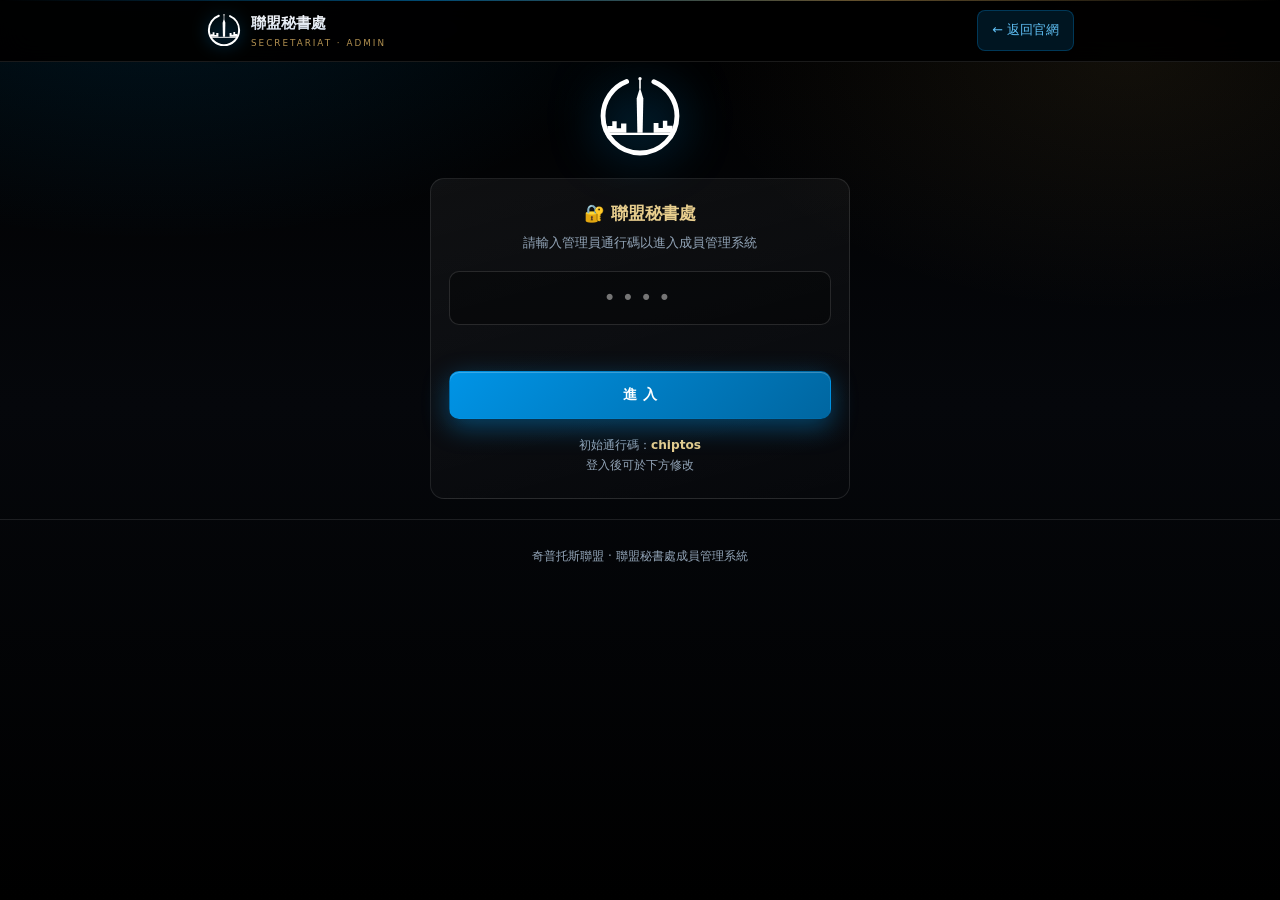
<file: admin.html>
<!DOCTYPE html>
<html lang="zh-Hant">
<head>
<meta charset="UTF-8">
<meta name="viewport" content="width=device-width, initial-scale=1.0, viewport-fit=cover">
<meta name="theme-color" content="#080b11">
<meta name="robots" content="noindex,nofollow">
<title>聯盟秘書處 · 成員管理 | 奇普托斯聯盟</title>
<link rel="icon" type="image/svg+xml" href="[data-uri]">
<style>
:root{--badge:url("[data-uri]");--flag:url("[data-uri]");
--ink:#080b11;--ink2:#10161f;--blue:#0094e6;--blue-lt:#5fc0f5;--blue-dk:#0066a0;
--gold:#c5a059;--gold-lt:#e8ce8e;--text:#e8eef5;--muted:#93a5b8;--line:rgba(255,255,255,.09);--line-blue:rgba(0,148,230,.3);--nav-h:62px}
*,*::before,*::after{margin:0;padding:0;box-sizing:border-box}
html{scroll-behavior:smooth;-webkit-text-size-adjust:100%}
body{font-family:"Noto Sans TC","PingFang TC","Microsoft JhengHei",system-ui,sans-serif;background:var(--ink);color:var(--text);line-height:1.75;font-size:16px;overflow-x:hidden}
body::before{content:"";position:fixed;inset:0;z-index:-2;background:radial-gradient(900px 520px at 12% -8%,rgba(0,148,230,.30),transparent 60%),radial-gradient(760px 460px at 88% 6%,rgba(197,160,89,.15),transparent 56%),linear-gradient(180deg,#070a0f,#0a0e15 45%,#06080c)}
a{color:inherit;text-decoration:none}
img{max-width:100%}
button,input,select,textarea{font-family:inherit;font-size:16px}

.wrap{max-width:900px;margin:0 auto;padding:0 16px}
.site-header{position:fixed;top:0;left:0;right:0;z-index:100;height:var(--nav-h);background:rgba(8,11,17,.9);backdrop-filter:blur(14px);border-bottom:1px solid var(--line)}
.header-inner{max-width:900px;margin:0 auto;height:100%;padding:0 16px;display:flex;align-items:center;justify-content:space-between;gap:10px}
.brand{display:flex;align-items:center;gap:9px;min-width:0}
.brand .emblem{width:36px;height:36px;flex:none;background-image:var(--badge);background-size:contain;background-position:center;background-repeat:no-repeat;filter:drop-shadow(0 0 8px rgba(0,148,230,.55))}
.brand-text{display:flex;flex-direction:column;min-width:0}
.brand-cn{font-size:.95rem;font-weight:800;color:#fff;white-space:nowrap;overflow:hidden;text-overflow:ellipsis}
.brand-en{font-size:.55rem;color:var(--gold);letter-spacing:1.2px;white-space:nowrap;overflow:hidden;text-overflow:ellipsis}
.btn-home{padding:8px 14px;border-radius:8px;background:rgba(0,148,230,.14);border:1px solid var(--line-blue);color:var(--blue-lt);font-size:.8rem;white-space:nowrap}

main{padding:calc(var(--nav-h) + 30px) 0 60px}
h1{font-size:clamp(1.35rem,5.4vw,2rem);color:#fff;font-weight:900;line-height:1.35}
.sub{color:var(--muted);font-size:.88rem;margin-top:8px}
.rule{width:56px;height:3px;margin:14px 0 26px;background:linear-gradient(90deg,var(--blue),var(--gold));border-radius:2px}

.card{background:linear-gradient(165deg,rgba(255,255,255,.055),rgba(255,255,255,.012));border:1px solid var(--line);border-radius:14px;padding:22px 18px;margin-bottom:18px}
.card h2{color:var(--gold-lt);font-size:1.05rem;margin-bottom:6px;line-height:1.5}
.card .hint{color:var(--muted);font-size:.82rem;margin-bottom:16px;line-height:1.7}

/* 鎖屏 */
#lockScreen{max-width:420px;margin:8vh auto 0}
.lock-emblem{width:88px;height:88px;margin:0 auto 18px;background-image:var(--badge);background-size:contain;background-position:center;background-repeat:no-repeat;filter:drop-shadow(0 0 24px rgba(0,148,230,.6))}
#lockScreen .card{text-align:center}
.pin-input{width:100%;padding:14px;text-align:center;letter-spacing:6px;font-size:1.3rem;background:rgba(0,0,0,.32);border:1px solid rgba(255,255,255,.13);border-radius:10px;color:#fff;min-height:52px}
.pin-input:focus{outline:none;border-color:var(--blue);box-shadow:0 0 0 3px rgba(0,148,230,.18)}
.lock-err{color:#f08a8f;font-size:.85rem;margin-top:12px;min-height:20px}

.fgroup{margin-bottom:14px}
.fgroup label{display:block;margin-bottom:6px;color:var(--muted);font-size:.84rem}
.fgroup label i{color:var(--gold);font-style:normal}
.fgroup input,.fgroup select,.fgroup textarea{width:100%;padding:13px 14px;border-radius:9px;background:rgba(0,0,0,.32);border:1px solid rgba(255,255,255,.13);color:#fff;min-height:48px;transition:.25s}
.fgroup input:focus,.fgroup select:focus,.fgroup textarea:focus{outline:none;border-color:var(--blue);box-shadow:0 0 0 3px rgba(0,148,230,.18)}
.fgroup select{appearance:none;-webkit-appearance:none;background-image:url("data:image/svg+xml;utf8,<svg xmlns='http://www.w3.org/2000/svg' width='13' height='13' fill='%235fc0f5'><path d='M3 5l3.5 3.5L10 5z'/></svg>");background-repeat:no-repeat;background-position:right 14px center;padding-right:38px}
.fgroup textarea{min-height:88px;resize:vertical;line-height:1.7}
.form-row{display:grid;grid-template-columns:1fr;gap:0}
@media(min-width:560px){.form-row{grid-template-columns:1fr 1fr;gap:0 14px}}

.btn{display:inline-flex;align-items:center;justify-content:center;gap:8px;padding:13px 22px;border-radius:10px;font-size:.9rem;font-weight:700;letter-spacing:.5px;border:1px solid transparent;cursor:pointer;min-height:48px;transition:.3s}
.btn-primary{background:linear-gradient(135deg,var(--blue),var(--blue-dk));color:#fff;box-shadow:0 6px 20px rgba(0,148,230,.4)}
.btn-primary:hover{transform:translateY(-2px)}
.btn-gold{background:linear-gradient(135deg,var(--gold),#9d7d3d);color:#181206}
.btn-ghost{color:#fff;border-color:rgba(255,255,255,.25);background:rgba(255,255,255,.03)}
.btn-danger{background:rgba(217,100,106,.16);color:#f08a8f;border-color:rgba(217,100,106,.4)}
.btn-sm{padding:8px 14px;font-size:.8rem;min-height:38px}
.btn:disabled{opacity:.5;cursor:not-allowed}
.btn-row{display:flex;flex-wrap:wrap;gap:10px;margin-top:14px}

/* 旗色選擇 */
.color-row{display:flex;flex-wrap:wrap;gap:8px;margin-top:8px}
.swatch{width:44px;height:32px;border-radius:5px;cursor:pointer;border:2px solid transparent;box-shadow:0 2px 8px rgba(0,0,0,.4);transition:.2s}
.swatch:hover{transform:scale(1.08)}
.swatch.on{border-color:var(--gold);box-shadow:0 0 0 3px rgba(197,160,89,.3)}

/* 列表 */
.admin-tabs{display:flex;gap:8px;flex-wrap:wrap;margin-bottom:18px}
.tab{padding:9px 18px;border-radius:999px;font-size:.85rem;cursor:pointer;background:rgba(255,255,255,.04);border:1px solid var(--line);color:var(--muted);min-height:38px}
.tab:hover{color:#fff}
.tab.on{background:linear-gradient(135deg,var(--blue),var(--blue-dk));color:#fff;font-weight:700;border-color:transparent}

.item{display:flex;align-items:center;gap:12px;padding:13px;border-radius:11px;background:rgba(255,255,255,.03);border:1px solid var(--line);margin-bottom:9px}
.item .flag{flex:none;width:44px;height:32px;border-radius:5px;border:1px solid rgba(255,255,255,.16);box-shadow:0 2px 8px rgba(0,0,0,.4)}
.item .meta{flex:1;min-width:0}
.item .meta b{display:block;color:#fff;font-size:.94rem;line-height:1.45;overflow-wrap:anywhere}
.item .meta span{font-size:.74rem;color:var(--muted);overflow-wrap:anywhere;display:block}
.item .ops{display:flex;gap:6px;flex:none}
.badge-m{display:inline-block;padding:2px 8px;border-radius:999px;font-size:.66rem;background:rgba(0,148,230,.18);color:var(--blue-lt);margin-top:4px}
.badge-o{display:inline-block;padding:2px 8px;border-radius:999px;font-size:.66rem;background:rgba(197,160,89,.16);color:var(--gold-lt);margin-top:4px}

.count-bar{display:flex;gap:14px;flex-wrap:wrap;margin-bottom:16px;font-size:.84rem;color:var(--muted)}
.count-bar b{color:var(--blue-lt)}

/* 導出 */
.code-box{background:rgba(0,0,0,.45);border:1px solid var(--line);border-radius:10px;padding:14px;font-family:ui-monospace,Menlo,Consolas,monospace;font-size:.74rem;color:#9fd0f0;white-space:pre-wrap;word-break:break-all;max-height:260px;overflow:auto;line-height:1.6;margin-top:12px}
.notice{padding:13px 15px;border-radius:10px;font-size:.84rem;line-height:1.75;margin-top:14px;background:rgba(197,160,89,.1);border:1px solid rgba(197,160,89,.3);color:var(--gold-lt)}
.notice.info{background:rgba(0,148,230,.09);border-color:var(--line-blue);color:var(--blue-lt)}
.notice b{color:#fff}

.empty{text-align:center;padding:28px;color:var(--muted);font-size:.88rem;border:1px dashed var(--line);border-radius:11px}

footer{text-align:center;padding:26px 16px;color:var(--muted);font-size:.76rem;border-top:1px solid var(--line);margin-top:20px}
.hidden{display:none!important}

/* =====================================================================
   v15 · 美觀增強（疊加於原有樣式之上，不破壞既有設計）
   ===================================================================== */

/* ---------- 1. 卡片質感：內高光 + 立體陰影 ---------- */
.info-card,.member-card,.observer-item,.article,.contact-card,.doc-card,
.entry-card,.quick-card,.org-tier,.form-wrap,.toc,.stat,.news-row{
  box-shadow:inset 0 1px 0 rgba(255,255,255,.07), 0 8px 26px rgba(0,0,0,.30);
}
.info-card:hover,.member-card:hover,.observer-item:hover,.doc-card:hover,
.entry-card:hover,.quick-card:hover,.contact-card:hover,.news-row:hover,.stat:hover{
  box-shadow:inset 0 1px 0 rgba(255,255,255,.12), 0 20px 46px rgba(0,148,230,.22);
  border-color:rgba(197,160,89,.48);
}

/* ---------- 2. 標題層次 ---------- */
.hero-title{letter-spacing:2px;line-height:1.30;text-shadow:0 4px 24px rgba(0,148,230,.30)}
.page-hero h1{letter-spacing:1.6px;line-height:1.35}
.section-head h2,.section-title{letter-spacing:1px}
.art-title,.info-card h4,.member-card h3,.observer-head h3{letter-spacing:.4px}

/* ---------- 3. 章節標題雙側裝飾線 ---------- */
.section-head h2,.section-title{position:relative;display:inline-block}
.section-head h2::after,.section-title::after{
  content:"";display:block;height:2px;margin:10px auto 0;width:70%;
  background:linear-gradient(90deg,transparent,rgba(0,148,230,.9),rgba(197,160,89,.9),transparent);
  border-radius:2px;
}

/* ---------- 4. 按鈕流光 ---------- */
.btn-primary,.btn-gold,.cta-btn{position:relative;overflow:hidden}
.btn-primary::after,.btn-gold::after,.cta-btn::after{
  content:"";position:absolute;top:0;left:-110%;width:60%;height:100%;
  background:linear-gradient(100deg,transparent,rgba(255,255,255,.30),transparent);
  animation:sheen 4.2s ease-in-out infinite;pointer-events:none;
}
@keyframes sheen{0%{left:-110%}55%{left:120%}100%{left:120%}}
@media(prefers-reduced-motion:reduce){
  .btn-primary::after,.btn-gold::after,.cta-btn::after{animation:none;display:none}
}

/* ---------- 5. 徽標光暈 ---------- */
.brand .emblem,.footer-brand .emblem{animation:breathe 5s ease-in-out infinite}
@keyframes breathe{
  0%,100%{filter:drop-shadow(0 0 8px rgba(0,148,230,.5))}
  50%{filter:drop-shadow(0 0 16px rgba(0,148,230,.85))}
}
@media(prefers-reduced-motion:reduce){.brand .emblem,.footer-brand .emblem{animation:none}}

/* ---------- 6. 分隔線漸變 ---------- */
.rule{height:2px;background:linear-gradient(90deg,rgba(0,148,230,.9),rgba(197,160,89,.9),transparent);border-radius:2px}

/* ---------- 7. 頁腳 ---------- */
.site-footer{border-top:1px solid rgba(197,160,89,.28);box-shadow:0 -10px 40px rgba(0,0,0,.35)}
.footer-brand h4{letter-spacing:1px}

/* ---------- 8. 導航當前項 ---------- */
.main-nav a.active{
  box-shadow:0 3px 14px rgba(0,148,230,.45), inset 0 1px 0 rgba(255,255,255,.15);
}

/* ---------- 9. 徽章 ---------- */
.badge-member,.badge-observer,.badge{
  box-shadow:0 2px 8px rgba(0,0,0,.28);
}
.hero-badge{letter-spacing:2.5px}

/* ---------- 10. 條文編號 ---------- */
.art-no{box-shadow:0 4px 14px rgba(197,160,89,.45), inset 0 1px 0 rgba(255,255,255,.35)}

/* ---------- 11. 首屏載入淡入 ---------- */
body{animation:pageIn .55s ease both}
@keyframes pageIn{from{opacity:0}to{opacity:1}}
@media(prefers-reduced-motion:reduce){body{animation:none}}

/* ---------- 12. 錨點區塊呼吸間距 ---------- */
.article+.article{margin-top:4px}

/* =====================================================================
   v17 · 玄黑主題（主體偏黑）
   ===================================================================== */
:root{
  --ink:#000000;
  --ink2:#06080c;
  --ink3:#0b0e14;
  --line:rgba(255,255,255,.10);
  --line-blue:rgba(0,148,230,.28);
}
body::before{
  background:
    radial-gradient(900px 520px at 12% -8%,rgba(0,148,230,.16),transparent 60%),
    radial-gradient(760px 460px at 88% 6%,rgba(197,160,89,.09),transparent 56%),
    linear-gradient(180deg,#000000,#05070b 45%,#000000)!important;
}
.site-header{background:rgba(0,0,0,.93)!important;border-bottom-color:rgba(255,255,255,.10)!important}
.nav-mask{background:rgba(0,0,0,.6)!important}
.main-nav{background:rgba(0,0,0,.96)!important;border-color:rgba(255,255,255,.08)!important}
.hero{background:radial-gradient(ellipse at center,#05070b 0%,#000000 72%)!important}
.hero-bg,.page-hero .hero-bg{opacity:.5!important}
.section-alt{background:rgba(255,255,255,.018)!important}
.site-footer{background:#000000!important;border-top-color:rgba(197,160,89,.24)!important}
.article,.info-card,.member-card,.observer-item,.doc-card,.entry-card,
.quick-card,.contact-card,.org-tier,.stat,.news-row,.form-wrap,.toc{
  background:rgba(255,255,255,.035)!important;
  border-color:rgba(255,255,255,.10)!important;
}
.article:hover,.info-card:hover,.member-card:hover,.observer-item:hover,
.doc-card:hover,.entry-card:hover,.quick-card:hover,.contact-card:hover,.news-row:hover,.stat:hover{
  background:rgba(255,255,255,.06)!important;
  border-color:rgba(197,160,89,.45)!important;
}
.flag-render{border-color:rgba(255,255,255,.16)!important}
/* =====================================================================
   v21 · 高級版視覺系統
   ===================================================================== */

/* ---------- 0. 基礎變數 ---------- */
:root{
  --gold-grad:linear-gradient(135deg,#f0dcae,#c5a059 46%,#94743a);
  --blue-grad:linear-gradient(135deg,#7fd2ff,#0094e6 52%,#005c94);
  --hair:rgba(255,255,255,.10);
  --hair-gold:rgba(197,160,89,.34);
  --sh-1:0 2px 10px rgba(0,0,0,.30);
  --sh-2:0 12px 34px rgba(0,0,0,.46);
  --sh-glow:0 16px 48px rgba(0,148,230,.26);
  --ease:cubic-bezier(.22,.68,.28,1);
}

/* ---------- 1. 字體渲染與基礎 ---------- */
html{
  -webkit-text-size-adjust:100%;
  scrollbar-color:#0094e6 #000;
  scrollbar-width:thin;
}
body{
  -webkit-font-smoothing:antialiased;
  -moz-osx-font-smoothing:grayscale;
  text-rendering:optimizeLegibility;
  font-feature-settings:"kern" 1;
}
::selection{background:rgba(197,160,89,.34);color:#fff}
a:focus-visible,button:focus-visible,input:focus-visible,
select:focus-visible,textarea:focus-visible,[tabindex]:focus-visible{
  outline:2px solid #0094e6;outline-offset:3px;border-radius:6px;
}

/* ---------- 2. 自訂捲軸 ---------- */
::-webkit-scrollbar{width:10px;height:10px}
::-webkit-scrollbar-track{background:#000}
::-webkit-scrollbar-thumb{
  background:linear-gradient(180deg,#0094e6,#c5a059);
  border-radius:8px;border:2px solid #000;
}
::-webkit-scrollbar-thumb:hover{background:linear-gradient(180deg,#7fd2ff,#e8ce8e)}
::-webkit-scrollbar-corner{background:#000}

/* ---------- 3. 進度條高級化 ---------- */
#progress{
  height:3px!important;
  background:linear-gradient(90deg,#0094e6,#5fc0f5 40%,#c5a059 75%,#f0dcae)!important;
  box-shadow:0 0 12px rgba(0,148,230,.85),0 0 26px rgba(197,160,89,.45);
}

/* ---------- 4. 導航高級化 ---------- */
.site-header{
  transition:background .4s var(--ease),box-shadow .4s var(--ease),border-color .4s;
}
.site-header.scrolled{
  box-shadow:0 10px 40px rgba(0,0,0,.65);
  border-bottom-color:rgba(197,160,89,.30)!important;
}
.brand-cn{
  background:linear-gradient(180deg,#ffffff,#cddaea);
  -webkit-background-clip:text;background-clip:text;
  -webkit-text-fill-color:transparent;
}
.brand-en{letter-spacing:2px!important;opacity:.9}
.main-nav a{
  position:relative;
  transition:color .3s var(--ease);
}
.main-nav a::after{
  content:"";position:absolute;left:50%;bottom:2px;
  width:0;height:2px;border-radius:2px;
  background:linear-gradient(90deg,#0094e6,#c5a059);
  transform:translateX(-50%);
  transition:width .35s var(--ease);
}
.main-nav a:hover::after,
.main-nav a:focus::after{width:62%}
.main-nav a.active::after{width:72%;box-shadow:0 0 10px rgba(0,148,230,.7)}
.main-nav a.active{
  background:linear-gradient(135deg,rgba(0,148,230,.20),rgba(197,160,89,.10));
}

/* ---------- 5. 卡片玻璃質感 + 3D 懸浮 ---------- */
.info-card,.article,.member-card,.observer-item,.doc-card,
.entry-card,.quick-card,.contact-card,.org-tier,.stat,.news-row{
  position:relative;overflow:hidden;
  background:linear-gradient(158deg,rgba(255,255,255,.062),rgba(255,255,255,.014))!important;
  border:1px solid var(--hair)!important;
  backdrop-filter:blur(10px);-webkit-backdrop-filter:blur(10px);
  box-shadow:var(--sh-1),inset 0 1px 0 rgba(255,255,255,.07);
  transition:transform .5s var(--ease),box-shadow .5s var(--ease),
             border-color .5s var(--ease),background .5s var(--ease);
  will-change:transform;
}
/* 頂部高光 */
.info-card::before,.article::before,.member-card::before,.observer-item::before,
.doc-card::before,.entry-card::before,.quick-card::before,.contact-card::before,
.org-tier::before,.stat::before,.news-row::before{
  content:"";position:absolute;left:12%;right:12%;top:0;height:1px;
  background:linear-gradient(90deg,transparent,rgba(255,255,255,.42),transparent);
  pointer-events:none;
}
/* 懸浮 */
.info-card:hover,.article:hover,.member-card:hover,.observer-item:hover,
.doc-card:hover,.entry-card:hover,.quick-card:hover,.contact-card:hover,
.org-tier:hover,.stat:hover,.news-row:hover{
  transform:translateY(-7px) scale(1.014);
  box-shadow:var(--sh-glow),inset 0 1px 0 rgba(255,255,255,.14)!important;
  border-color:var(--hair-gold)!important;
}
@media(hover:none){
  .info-card:hover,.article:hover,.member-card:hover,.observer-item:hover,
  .doc-card:hover,.entry-card:hover,.quick-card:hover,.contact-card:hover,
  .org-tier:hover,.stat:hover,.news-row:hover{transform:none}
}

/* ---------- 6. 標題層次 ---------- */
.section-head h2,.section-title{
  background:linear-gradient(180deg,#ffffff,#b9c8d8);
  -webkit-background-clip:text;background-clip:text;
  -webkit-text-fill-color:transparent;
  letter-spacing:1.4px!important;
}
.section-head h2::after,.section-title::after{
  background:linear-gradient(90deg,transparent,rgba(0,148,230,.95),
             rgba(197,160,89,.95),transparent)!important;
}
.gold,.gold-gradient{
  background:var(--gold-grad)!important;
  -webkit-background-clip:text;background-clip:text;
  -webkit-text-fill-color:transparent;
}

/* ---------- 7. 按鈕高級化 ---------- */
.btn{
  letter-spacing:.6px!important;
  transition:transform .35s var(--ease),box-shadow .35s var(--ease),
             filter .35s var(--ease),background .35s;
}
.btn:hover{filter:brightness(1.12)}
.btn:active{transform:translateY(1px) scale(.985)}
.btn-primary{box-shadow:0 8px 26px rgba(0,148,230,.42),inset 0 1px 0 rgba(255,255,255,.22)}
.btn-gold{box-shadow:0 8px 26px rgba(197,160,89,.38),inset 0 1px 0 rgba(255,255,255,.30)}
.btn-ghost:hover{border-color:var(--hair-gold)!important;background:rgba(255,255,255,.07)!important}

/* ---------- 8. 徽章 ---------- */
.badge,.badge-member,.badge-observer,.hero-badge,.doc-tag{
  backdrop-filter:blur(6px);
  border:1px solid rgba(255,255,255,.14);
  letter-spacing:.6px;
}
.badge-member{background:linear-gradient(135deg,rgba(0,148,230,.24),rgba(0,148,230,.08))!important}
.badge-observer{background:linear-gradient(135deg,rgba(197,160,89,.22),rgba(197,160,89,.06))!important}

/* ---------- 9. 章節編號立體 ---------- */
.art-no,.member-no{
  background:var(--gold-grad)!important;
  -webkit-background-clip:text;background-clip:text;
  -webkit-text-fill-color:transparent;
  letter-spacing:1px;
}
.art-no{
  position:relative;
  border:1px solid var(--hair-gold);
  background:linear-gradient(150deg,rgba(197,160,89,.24),rgba(0,148,230,.10))!important;
  -webkit-background-clip:border-box!important;background-clip:border-box!important;
  -webkit-text-fill-color:#e8ce8e;
  color:#e8ce8e;
  box-shadow:0 4px 14px rgba(0,0,0,.35),inset 0 1px 0 rgba(255,255,255,.16);
}

/* ---------- 10. 條文排版 ---------- */
.art-body{line-height:1.95!important}
.art-body p,.art-body li{color:#dbe4ee}
.art-title{letter-spacing:.8px!important;font-weight:700}
.art-body ol li,.art-body ul li{padding-left:6px}

/* ---------- 11. 分隔線 ---------- */
.rule,.section-head .rule{
  height:2px;
  background:linear-gradient(90deg,rgba(0,148,230,.95),rgba(197,160,89,.95),transparent)!important;
  box-shadow:0 0 14px rgba(0,148,230,.30);
}

/* ---------- 12. 麵包屑 ---------- */
.breadcrumb{font-size:.82rem;letter-spacing:.5px}
.breadcrumb a{transition:color .3s,text-shadow .3s}
.breadcrumb a:hover{color:#7fd2ff;text-shadow:0 0 12px rgba(0,148,230,.6)}

/* ---------- 13. 頁腳 ---------- */
.site-footer{
  background:linear-gradient(180deg,#000,#05070b)!important;
  border-top:1px solid rgba(197,160,89,.26)!important;
  box-shadow:0 -14px 46px rgba(0,0,0,.55);
}
.footer-brand .emblem{filter:drop-shadow(0 0 10px rgba(0,148,230,.55))}

/* ---------- 14. 旗幟渲染 ---------- */
.flag-render,.member-flag,.observer-flag{
  box-shadow:inset 0 0 0 1px rgba(255,255,255,.16),0 3px 12px rgba(0,0,0,.42)!important;
}

/* ---------- 15. 淡入錯峰 ---------- */
.fade-in{transition:opacity .7s var(--ease),transform .7s var(--ease)}
.fade-in:nth-child(1){transition-delay:0s}
.fade-in:nth-child(2){transition-delay:.06s}
.fade-in:nth-child(3){transition-delay:.12s}
.fade-in:nth-child(4){transition-delay:.18s}
.fade-in:nth-child(5){transition-delay:.24s}
.fade-in:nth-child(6){transition-delay:.30s}
.fade-in:nth-child(n+7){transition-delay:.36s}

/* ---------- 16. 容器與區塊呼吸 ---------- */
.section{padding-top:clamp(3rem,7vw,5rem)!important;padding-bottom:clamp(3rem,7vw,5rem)!important}
.section-alt{position:relative}
.section-alt::before{
  content:"";position:absolute;inset:0;pointer-events:none;
  background:radial-gradient(600px 300px at 50% 0%,rgba(0,148,230,.06),transparent 70%);
}

/* ---------- 17. 連結底線動畫 ---------- */
.footer-links a,.doc-text b,.quick-card h4{transition:color .3s var(--ease)}
a:not(.btn):not(.brand):not(.main-nav a):not(.doc-card):not(.quick-card){
  text-decoration:none;
}

/* ---------- 18. 輸入框（表單頁） ---------- */
input,select,textarea{
  transition:border-color .3s var(--ease),box-shadow .3s var(--ease),background .3s;
}
input:focus,select:focus,textarea:focus{
  border-color:rgba(0,148,230,.65)!important;
  box-shadow:0 0 0 3px rgba(0,148,230,.16),inset 0 1px 0 rgba(255,255,255,.08)!important;
}

/* ---------- 19. 提示卡 ---------- */
.notice{border-radius:12px;backdrop-filter:blur(8px)}

/* ---------- 20. 頂部細光帶 ---------- */
body::after{
  content:"";position:fixed;top:0;left:0;right:0;height:1px;z-index:9998;
  background:linear-gradient(90deg,transparent,rgba(0,148,230,.5),rgba(197,160,89,.5),transparent);
  pointer-events:none;
}
</style>
</head>
<body>

<header class="site-header">
  <div class="header-inner">
    <a href="index.html" class="brand">
      <span class="emblem"></span>
      <div class="brand-text"><span class="brand-cn">聯盟秘書處</span><span class="brand-en">SECRETARIAT · ADMIN</span></div>
    </a>
    <a href="index.html" class="btn-home">← 返回官網</a>
  </div>
</header>

<!-- ===== 鎖屏 ===== -->
<div id="lockScreen">
  <div class="lock-emblem"></div>
  <div class="card">
    <h2>🔐 聯盟秘書處</h2>
    <p class="hint">請輸入管理員通行碼以進入成員管理系統</p>
    <input type="password" class="pin-input" id="pinInput" placeholder="••••" autocomplete="off">
    <div class="lock-err" id="lockErr"></div>
    <div class="btn-row"><button class="btn btn-primary" style="width:100%" id="unlockBtn">進 入</button></div>
    <p class="hint" style="margin:16px 0 0;font-size:.76rem">初始通行碼：<b style="color:var(--gold-lt)">chiptos</b><br>登入後可於下方修改</p>
  </div>
</div>

<!-- ===== 主控台 ===== -->
<main id="console" class="hidden">
  <div class="wrap">
    <h1>成員管理系統</h1>
    <p class="sub">於此新增、編輯、移除成員國與觀察員國，並可導出程式碼或同步至雲端。</p>
    <div class="rule"></div>

    <!-- 統計 -->
    <div class="card">
      <h2>📊 當前名錄</h2>
      <div class="count-bar" id="countBar"></div>
      <div class="admin-tabs">
        <div class="tab on" data-tab="member">🏛️ 成員國</div>
        <div class="tab" data-tab="observer">👁 觀察員國</div>
      </div>
      <div id="listBox"></div>
    </div>

    <!-- 新增/編輯 -->
    <div class="card">
      <h2 id="formTitle">➕ 新增成員</h2>
      <p class="hint" id="formHint">填寫資料後點選「加入名錄」。</p>
      <form id="entryForm">
        <input type="hidden" id="editIdx" value="">
        <div class="form-row">
          <div class="fgroup"><label>中文名稱 <i>*</i></label><input type="text" id="fCn" required placeholder="例：楓華民主共和國"></div>
          <div class="fgroup"><label>英文名稱 <i>*</i></label><input type="text" id="fEn" required placeholder="例：Maple Leaf Democratic Republic"></div>
        </div>
        <div class="form-row">
          <div class="fgroup"><label>身份 <i>*</i></label><select id="fType"><option value="member">正式成員國</option><option value="observer">觀察員國</option></select></div>
          <div class="fgroup"><label>政體分類 <i>*</i></label><select id="fCat"><option>帝國</option><option>共和國</option><option>王國</option><option>公國</option><option>其他</option></select></div>
        </div>
        <div class="fgroup"><label>旗幟配色</label>
          <div class="color-row" id="colorRow"></div>
          <input type="hidden" id="fColor" value="">
        </div>
        <div class="fgroup"><label>簡介（觀察員國建議填寫）</label><textarea id="fDesc" placeholder="例：以中立立場觀察聯盟運作……"></textarea></div>
        <div class="btn-row">
          <button type="submit" class="btn btn-primary" id="submitBtn">加入名錄</button>
          <button type="button" class="btn btn-ghost" id="cancelBtn">取消編輯</button>
          <button type="button" class="btn btn-danger" id="resetBtn">還原預設</button>
        </div>
      </form>
      <div id="formMsg"></div>
    </div>

    <!-- 導出 -->
    <div class="card">
      <h2>📤 導出程式碼</h2>
      <p class="hint">靜態網站無法自動寫入檔案。請於下方複製程式碼，貼入網站檔案後上傳即可生效。</p>

      <h2 style="font-size:.95rem;margin-top:18px">① 複製卡片程式碼</h2>
      <p class="hint">複製後，貼入 <b>members.html</b> 的 <b>&lt;div class="member-grid"&gt;</b> 內，或 <b>observers.html</b> 的 <b>&lt;div class="observer-list"&gt;</b> 內，覆蓋原有卡片。</p>
      <div class="btn-row">
        <button class="btn btn-gold btn-sm" id="expMember">複製成員國程式碼</button>
        <button class="btn btn-gold btn-sm" id="expObserver">複製觀察員程式碼</button>
      </div>
      <div class="code-box" id="codeBox">點選上方按鈕後，程式碼將顯示於此並自動複製。</div>

      <h2 style="font-size:.95rem;margin-top:24px">② 一鍵下載完整檔案（最省事）</h2>
      <p class="hint">直接產生已改好的網頁檔案，下載後上傳覆蓋即可，<b>不必複製貼上、不必找位置</b>。</p>
      <div class="btn-row">
        <button class="btn btn-primary btn-sm" id="dlMember">⬇ 下載 members.html</button>
        <button class="btn btn-primary btn-sm" id="dlObserver">⬇ 下載 observers.html</button>
      </div>
      <div id="dlMsg"></div>

      <h2 style="font-size:.95rem;margin-top:24px">③ 雲端同步（Supabase · 全站即時生效）</h2>
      <p class="hint">設定一次後，改完名錄點「上傳至雲端」，<b>前台立即顯示最新資料</b>，不必再下載檔案。</p>

      <div class="fgroup"><label>Project URL <i>*</i></label>
        <input type="text" id="sbUrl" placeholder="https://abcdefgh.supabase.co">
      </div>
      <div class="fgroup"><label>anon public key <i>*</i></label>
        <input type="text" id="sbKey" placeholder="eyJhbGciOi..." autocomplete="off">
      </div>
      <div class="btn-row">
        <button class="btn btn-primary btn-sm" id="cloudSave">↑ 上傳至雲端</button>
        <button class="btn btn-ghost btn-sm" id="cloudLoad">↓ 從雲端載入</button>
        <button class="btn btn-ghost btn-sm" id="cloudTest">↻ 測試連線</button>
      </div>
      <div id="cloudMsg"></div>
      <div class="notice info" style="margin-top:14px">
        <b>設定步驟（只需一次）：</b><br>
        1. 前往 <b>supabase.com</b> 免費註冊（免信用卡）<br>
        2. New project → 建立後等約 2 分鐘<br>
        3. 左側 <b>SQL Editor</b> → 貼上 <b>supabase-setup.sql</b> 內容 → Run<br>
        4. 左側 <b>Project Settings → API</b> → 複製 <b>Project URL</b> 與 <b>anon public</b> key<br>
        5. 貼於上方 → 點「測試連線」→ 點「上傳至雲端」
      </div>

      <h2 style="font-size:.95rem;margin-top:24px">④ 備份 / 還原</h2>



      <div class="btn-row">
        <button class="btn btn-ghost btn-sm" id="expJson">下載 JSON 備份</button>
        <button class="btn btn-ghost btn-sm" id="impJson">匯入 JSON</button>
        <input type="file" id="jsonFile" accept=".json" style="display:none">
      </div>


    </div>

    <!-- 改密碼 -->
    <div class="card">
      <h2>🔑 管理員通行碼</h2>
      <p class="hint">修改後請牢記，忘記需清除瀏覽器資料。</p>
      <div class="form-row">
        <div class="fgroup"><label>新通行碼</label><input type="text" id="newPin" placeholder="輸入新通行碼"></div>
        <div class="fgroup"><label>確認新通行碼</label><input type="text" id="newPin2" placeholder="再次輸入"></div>
      </div>
      <div class="btn-row"><button class="btn btn-gold btn-sm" id="changePinBtn">修改通行碼</button></div>
      <div id="pinMsg"></div>
    </div>

    <div class="notice">
      <b>⚠️ 安全提醒：</b>此通行碼為前端驗證，僅防止一般訪客誤入，不具真正安全強度。請勿填入敏感資料。
    </div>
  </div>
</main>

<footer>奇普托斯聯盟 · 聯盟秘書處成員管理系統</footer>

<script>
"use strict";
var SEED = [{"cn": "光本帝國及太陽聯盟", "en": "Empire of Light & Solar Union", "type": "member", "cat": "帝國", "color": "linear-gradient(135deg,#b8860b,#f4d77d)", "desc": ""}, {"cn": "楓華民主共和國", "en": "Maple Leaf Democratic Republic", "type": "member", "cat": "共和國", "color": "linear-gradient(135deg,#0094e6,#7ec8f5)", "desc": ""}, {"cn": "聯合協定社會主義共和國", "en": "United Accord Socialist Republic", "type": "member", "cat": "共和國", "color": "linear-gradient(135deg,#c0202b,#f08080)", "desc": ""}, {"cn": "坤曼聯合王國", "en": "United Kingdom of Kunman", "type": "member", "cat": "王國", "color": "linear-gradient(135deg,#2c3e6b,#6b7fb5)", "desc": ""}, {"cn": "馬堪伯亞理事制國", "en": "Council State of Makamberia", "type": "member", "cat": "其他", "color": "linear-gradient(135deg,#5a4a2a,#a8916a)", "desc": ""}, {"cn": "華溪利西亞社會主義共和國", "en": "Socialist Republic of Huaxilesia", "type": "member", "cat": "共和國", "color": "linear-gradient(135deg,#8b1a1a,#d46060)", "desc": ""}, {"cn": "千禧年公國", "en": "Millennium Principality", "type": "member", "cat": "公國", "color": "linear-gradient(135deg,#7a1f6e,#c06fb5)", "desc": ""}, {"cn": "黑皇皇德利亞聯邦共和國", "en": "Federal Republic of Heihuang-Huangdelia", "type": "member", "cat": "共和國", "color": "linear-gradient(135deg,#1a3a2a,#5a8a6a)", "desc": ""}, {"cn": "雄獅聯邦民主共和國", "en": "Lion Federal Democratic Republic", "type": "member", "cat": "共和國", "color": "linear-gradient(135deg,#4a2c1a,#a07050)", "desc": ""}, {"cn": "馬萊塔利亞聯邦共和國", "en": "Federal Republic of Maletaria", "type": "member", "cat": "共和國", "color": "linear-gradient(135deg,#1a4a4a,#5a9a9a)", "desc": ""}, {"cn": "蘇華聯邦共和國", "en": "Soviet-Hua Federal Republic", "type": "member", "cat": "共和國", "color": "linear-gradient(135deg,#6a1b1b,#b04a4a)", "desc": ""}, {"cn": "大洋民主聯邦國", "en": "Oceanic Democratic Federation", "type": "member", "cat": "其他", "color": "linear-gradient(135deg,#1b3a6a,#4a7ab0)", "desc": ""}, {"cn": "斯拉夫合眾國", "en": "United States of Slavica", "type": "observer", "cat": "其他", "color": "linear-gradient(135deg,#7a8a9a,#c0d0e0)", "desc": "與聯盟保持友好聯繫，參與部分會議並享有觀察權。"}, {"cn": "諾蘭蒂亞王國", "en": "Kingdom of Nolandia", "type": "observer", "cat": "王國", "color": "linear-gradient(135deg,#d4a853,#f4e4b0)", "desc": "以中立立場觀察聯盟運作。"}, {"cn": "威爾森特帝國", "en": "Wilcent Empire", "type": "observer", "cat": "帝國", "color": "linear-gradient(135deg,#4a2a1a,#a07050)", "desc": "維持與各成員國之雙邊友好關係。"}, {"cn": "堪察加人民共和國", "en": "People's Republic of Kamchatka", "type": "observer", "cat": "共和國", "color": "linear-gradient(135deg,#8b1a1a,#d46060)", "desc": "關注區域穩定與過渡治理議題。"}];
var LS_DATA = "chipos_admin_data", LS_PIN = "chipos_admin_pin";
var COLORS = [
 "linear-gradient(135deg,#b8860b,#f4d77d)","linear-gradient(135deg,#0094e6,#7ec8f5)",
 "linear-gradient(135deg,#c0202b,#f08080)","linear-gradient(135deg,#2c3e6b,#6b7fb5)",
 "linear-gradient(135deg,#5a4a2a,#a8916a)","linear-gradient(135deg,#8b1a1a,#d46060)",
 "linear-gradient(135deg,#7a1f6e,#c06fb5)","linear-gradient(135deg,#1a3a2a,#5a8a6a)",
 "linear-gradient(135deg,#4a2c1a,#a07050)","linear-gradient(135deg,#1a4a4a,#5a9a9a)",
 "linear-gradient(135deg,#6a1b1b,#b04a4a)","linear-gradient(135deg,#1b3a6a,#4a7ab0)",
 "linear-gradient(135deg,#7a8a9a,#c0d0e0)","linear-gradient(135deg,#d4a853,#f4e4b0)"
];

var data = [], curTab = "member";

function load(){
  try{ var r = localStorage.getItem(LS_DATA); if(r){ data = JSON.parse(r); return; } }catch(e){}
  data = JSON.parse(JSON.stringify(SEED));
}
function save(){ try{ localStorage.setItem(LS_DATA, JSON.stringify(data)); }catch(e){} }
function esc(s){ return String(s==null?"":s).replace(/&/g,"&amp;").replace(/</g,"&lt;").replace(/>/g,"&gt;").replace(/"/g,"&quot;"); }

/* ---------- 鎖 ---------- */
function getPin(){ try{ return localStorage.getItem(LS_PIN) || "chiptos"; }catch(e){ return "chiptos"; } }
function unlock(){
  var v = document.getElementById("pinInput").value.trim();
  if(v === getPin()){
    document.getElementById("lockScreen").classList.add("hidden");
    document.getElementById("console").classList.remove("hidden");
    load(); buildColors(); render();
  }else{
    document.getElementById("lockErr").textContent = "通行碼錯誤，請重新輸入。";
  }
}
document.getElementById("unlockBtn").addEventListener("click", unlock);
document.getElementById("pinInput").addEventListener("keydown", function(e){ if(e.key==="Enter") unlock(); });
document.getElementById("pinInput").addEventListener("input", function(){ document.getElementById("lockErr").textContent=""; });

/* ---------- 色票 ---------- */
function buildColors(){
  var row = document.getElementById("colorRow"); row.innerHTML = "";
  COLORS.forEach(function(c){
    var d = document.createElement("div");
    d.className = "swatch"; d.style.background = c;
    d.addEventListener("click", function(){
      document.querySelectorAll(".swatch").forEach(function(x){ x.classList.remove("on"); });
      d.classList.add("on");
      document.getElementById("fColor").value = c;
    });
    row.appendChild(d);
  });
  if(COLORS[0]){ row.firstChild.classList.add("on"); document.getElementById("fColor").value = COLORS[0]; }
}

/* ---------- 渲染列表 ---------- */
function render(){
  var list = data.filter(function(x){ return (x.type||"member")===curTab; });
  var box = document.getElementById("listBox");
  var m = data.filter(function(x){ return (x.type||"member")==="member"; }).length;
  var o = data.filter(function(x){ return (x.type||"member")==="observer"; }).length;
  document.getElementById("countBar").innerHTML =
    "正式成員國 <b>"+m+"</b> 國　·　觀察員國 <b>"+o+"</b> 國　·　共 <b>"+data.length+"</b> 個政體";

  if(!list.length){ box.innerHTML = '<div class="empty">暫無資料，請於下方新增。</div>'; return; }
  box.innerHTML = list.map(function(x){
    var i = data.indexOf(x);
    return '<div class="item">'+
      '<div class="flag" style="background:'+esc(x.color||COLORS[0])+'"></div>'+
      '<div class="meta"><b>'+esc(x.cn)+'</b><span>'+esc(x.en)+'</span>'+
      '<span class="'+((x.type||"member")==="member"?"badge-m":"badge-o")+'">'+esc(x.cat||"其他")+'</span></div>'+
      '<div class="ops"><button class="btn btn-ghost btn-sm" data-edit="'+i+'">編輯</button>'+
      '<button class="btn btn-danger btn-sm" data-del="'+i+'">刪除</button></div></div>';
  }).join("");

  box.querySelectorAll("[data-edit]").forEach(function(b){
    b.addEventListener("click", function(){ startEdit(+b.getAttribute("data-edit")); });
  });
  box.querySelectorAll("[data-del]").forEach(function(b){
    b.addEventListener("click", function(){
      var i = +b.getAttribute("data-del");
      if(confirm("確定移除「"+data[i].cn+"」？")){ data.splice(i,1); save(); render(); }
    });
  });
}

document.querySelectorAll(".tab").forEach(function(t){
  t.addEventListener("click", function(){
    document.querySelectorAll(".tab").forEach(function(x){ x.classList.remove("on"); });
    t.classList.add("on"); curTab = t.getAttribute("data-tab"); render();
  });
});

/* ---------- 表單 ---------- */
function startEdit(i){
  var x = data[i];
  document.getElementById("editIdx").value = i;
  document.getElementById("fCn").value = x.cn;
  document.getElementById("fEn").value = x.en;
  document.getElementById("fType").value = x.type||"member";
  document.getElementById("fCat").value = x.cat||"其他";
  document.getElementById("fDesc").value = x.desc||"";
  var c = x.color||COLORS[0];
  document.getElementById("fColor").value = c;
  document.querySelectorAll(".swatch").forEach(function(s){
    s.classList.toggle("on", s.style.background.replace(/"/g,"")===c || s.style.background===c);
  });
  document.getElementById("formTitle").textContent = "✏️ 編輯成員";
  document.getElementById("formHint").textContent = "修改後點選「儲存修改」。";
  document.getElementById("submitBtn").textContent = "儲存修改";
  document.getElementById("cancelBtn").classList.remove("hidden");
  window.scrollTo({top:document.getElementById("entryForm").offsetTop-90, behavior:"smooth"});
}
function resetForm(){
  document.getElementById("editIdx").value = "";
  document.getElementById("entryForm").reset();
  document.getElementById("fColor").value = COLORS[0];
  document.querySelectorAll(".swatch").forEach(function(x){ x.classList.remove("on"); });
  if(document.querySelector(".swatch")) document.querySelector(".swatch").classList.add("on");
  document.getElementById("formTitle").textContent = "➕ 新增成員";
  document.getElementById("formHint").textContent = "填寫資料後點選「加入名錄」。";
  document.getElementById("submitBtn").textContent = "加入名錄";
  document.getElementById("cancelBtn").classList.add("hidden");
}
document.getElementById("cancelBtn").addEventListener("click", resetForm);

document.getElementById("entryForm").addEventListener("submit", function(e){
  e.preventDefault();
  var cn = document.getElementById("fCn").value.trim();
  var en = document.getElementById("fEn").value.trim();
  if(!cn || !en){ msg("請填寫中文與英文名稱。", true); return; }
  var obj = {
    cn:cn, en:en,
    type:document.getElementById("fType").value,
    cat:document.getElementById("fCat").value,
    color:document.getElementById("fColor").value || COLORS[0],
    desc:document.getElementById("fDesc").value.trim()
  };
  var idx = document.getElementById("editIdx").value;
  if(idx === ""){ data.push(obj); msg("✅ 已加入「"+cn+"」。", false); }
  else{ data[+idx] = obj; msg("✅ 已儲存「"+cn+"」的修改。", false); }
  save(); render(); resetForm();
});
function msg(t, bad){
  var el = document.getElementById("formMsg");
  el.innerHTML = '<div class="notice'+(bad?'':' info')+'" style="'+(bad?'background:rgba(217,100,106,.12);border-color:rgba(217,100,106,.4);color:#f08a8f':'')+'">'+esc(t)+'</div>';
}

document.getElementById("resetBtn").addEventListener("click", function(){
  if(confirm("還原為出廠預設名錄？此動作會清除所有新增與修改。")){
    data = JSON.parse(JSON.stringify(SEED)); save(); render(); msg("已還原預設名錄。", false);
  }
});

/* ---------- 導出 HTML ---------- */
function cardsOf(type){
  var list = data.filter(function(x){ return (x.type||"member")===type; });
  var n = 0, out = [];
  if(type === "member"){
    list.forEach(function(x){
      n++;
      out.push('      <div class="member-card fade-in fitem" data-cat="'+esc(x.cat||'其他')+'">');
      out.push('        <div class="member-flag" style="background:'+esc(x.color||COLORS[0])+'"></div>');
      out.push('        <div class="member-body">');
      out.push('          <span class="member-no">No. '+String(n).padStart(2,"0")+'</span>');
      out.push('          <h3>'+esc(x.cn)+'</h3>');
      out.push('          <span class="member-en">'+esc(x.en)+'</span>');
      out.push('          <span class="badge badge-member">正式成員國</span>');
      out.push('        </div>');
      out.push('      </div>');
    });
  }else{
    list.forEach(function(x){
      out.push('      <div class="observer-item fade-in">');
      out.push('        <div class="observer-flag" style="background:'+esc(x.color||COLORS[0])+'"></div>');
      out.push('        <div class="observer-body">');
      out.push('          <div class="observer-head"><h3>'+esc(x.cn)+'</h3><span class="badge badge-observer">觀察員</span></div>');
      out.push('          <span class="member-en">'+esc(x.en)+'</span>');
      out.push('          <p class="muted">'+esc(x.desc||'參與聯盟部分會議，享有觀察權。')+'</p>');
      out.push('        </div>');
      out.push('      </div>');
    });
  }
  return out.join("\n") + "\n";
}
function copyText(t){
  var box = document.getElementById("codeBox"); box.textContent = t;
  try{
    if(navigator.clipboard && navigator.clipboard.writeText){
      navigator.clipboard.writeText(t);
    }else{
      var ta = document.createElement("textarea"); ta.value = t;
      document.body.appendChild(ta); ta.select(); document.execCommand("copy");
      document.body.removeChild(ta);
    }
  }catch(e){}
}
document.getElementById("expMember").addEventListener("click", function(){
  copyText(cardsOf("member")); msg("已複製 "+data.filter(function(x){return (x.type||"member")==="member";}).length+" 個成員國程式碼。", false);
});
document.getElementById("expObserver").addEventListener("click", function(){
  copyText(cardsOf("observer")); msg("已複製 "+data.filter(function(x){return (x.type||"member")==="observer";}).length+" 個觀察員程式碼。", false);
});

/* ---------- 一鍵下載完整檔案 ---------- */
function dlMsg(t, bad){
  var el = document.getElementById("dlMsg");
  if(!el) return;
  el.innerHTML = '<div class="notice'+(bad?'':' info')+'" style="'+(bad?'background:rgba(217,100,106,.12);border-color:rgba(217,100,106,.4);color:#f08a8f':'')+'">'+t+'</div>';
}
function downloadFull(src, type, out){
  var btn = (type==="member") ? document.getElementById("dlMember") : document.getElementById("dlObserver");
  if(btn) btn.disabled = true;
  dlMsg("產生中…", false);
  fetch(src, {cache:"no-store"}).then(function(r){ return r.text(); })
  .then(function(html){
    var a = html.indexOf("<!-- LIST_START -->");
    var b = html.indexOf("<!-- LIST_END -->");
    if(a < 0 || b < 0){
      dlMsg("檔案缺少 LIST_START / LIST_END 標記，請改用上方「複製程式碼」方式。", true);
      if(btn) btn.disabled = false;
      return;
    }
    var cards = cardsOf(type);
    var out2 = html.slice(0, a) + "<!-- LIST_START -->\n" + cards + "      " + html.slice(b);
    // 注入雲端讀取設定（Supabase）
    try{
      var su = (typeof sbUrl === "function") ? sbUrl() : "";
      var sk = (typeof sbKey === "function") ? sbKey() : "";
      if(su && sk){
        var tag = '<script>window.CHIPOS_SB_URL="' + su + '";window.CHIPOS_SB_KEY="' + sk + '";<\/script>';
        var bi = out2.lastIndexOf("</body>");
        if(bi > 0){ out2 = out2.slice(0,bi) + tag + "\n" + out2.slice(bi); }
      }
    }catch(e){}
    var blob = new Blob([out2], {type:"text/html;charset=utf-8"});
    var url = URL.createObjectURL(blob);
    var el = document.createElement("a");
    el.href = url; el.download = out; document.body.appendChild(el); el.click();
    document.body.removeChild(el); setTimeout(function(){ URL.revokeObjectURL(url); }, 1000);
    var n = (type==="member")
      ? data.filter(function(x){ return (x.type||"member")==="member"; }).length
      : data.filter(function(x){ return (x.type||"member")==="observer"; }).length;
    var hasCfg = false; try{ hasCfg = !!(sbUrl() && sbKey()); }catch(e){}
    dlMsg("✅ 已下載 <b>"+out+"</b>（含 "+n+" 筆資料）<br>請將此檔案上傳至 GitHub 覆蓋原檔，約 1 分鐘後生效。"
      + (hasCfg ? "<br><b>已內建 Supabase 讀取設定</b>，日後於後台改完點「上傳至雲端」即可即時生效，不必再下載。" : ""), false);
    if(btn) btn.disabled = false;
  })
  .catch(function(e){
    dlMsg("下載失敗："+e+"<br>請改用上方「複製程式碼」方式。", true);
    if(btn) btn.disabled = false;
  });
}
var dm = document.getElementById("dlMember");
if(dm) dm.addEventListener("click", function(){ downloadFull("members.html", "member", "members.html"); });
var dob = document.getElementById("dlObserver");
if(dob) dob.addEventListener("click", function(){ downloadFull("observers.html", "observer", "observers.html"); });

/* ---------- 雲端同步（Supabase REST） ---------- */
var LS_SB_URL = "chipos_sb_url", LS_SB_KEY = "chipos_sb_key";
function sbUrl(){ return (document.getElementById("sbUrl").value||"").trim().replace(/\/+$/,""); }
function sbKey(){ return (document.getElementById("sbKey").value||"").trim(); }
function sbHeaders(){
  var k = sbKey();
  return {"apikey":k, "Authorization":"Bearer "+k,
          "Content-Type":"application/json", "Prefer":"return=representation"};
}
function cloudMsg(t, bad){
  var el = document.getElementById("cloudMsg");
  if(!el) return;
  el.innerHTML = '<div class="notice'+(bad?'':' info')+'" style="'+(bad?'background:rgba(217,100,106,.12);border-color:rgba(217,100,106,.4);color:#f08a8f':'')+'">'+t+'</div>';
}
function saveSbCfg(){
  try{ localStorage.setItem(LS_SB_URL, sbUrl()); localStorage.setItem(LS_SB_KEY, sbKey()); }catch(e){}
}
function loadSbCfg(){
  try{
    var a=localStorage.getItem(LS_SB_URL), b=localStorage.getItem(LS_SB_KEY);
    var ea=document.getElementById("sbUrl"), eb=document.getElementById("sbKey");
    if(a && ea && !ea.value) ea.value=a;
    if(b && eb && !eb.value) eb.value=b;
  }catch(e){}
}
function sbRead(){
  return fetch(sbUrl()+"/rest/v1/members?id=eq.1&select=data", {
    headers: sbHeaders(), cache:"no-store"
  }).then(function(r){
    if(!r.ok) return r.text().then(function(t){ throw new Error("HTTP "+r.status+" "+t.slice(0,120)); });
    return r.json();
  }).then(function(j){
    var row = (Array.isArray(j) && j[0]) ? j[0] : null;
    if(!row) throw new Error("查無 id=1 的列，請確認已執行 supabase-setup.sql");
    return row.data || [];
  });
}
var cs = document.getElementById("cloudSave");
if(cs) cs.addEventListener("click", function(){
  if(!sbUrl() || !sbKey()){ cloudMsg("請填寫 Project URL 與 anon key。", true); return; }
  saveSbCfg();
  cloudMsg("上傳中…", false);
  fetch(sbUrl()+"/rest/v1/members", {
    method:"POST",
    headers: Object.assign(sbHeaders(), {"Prefer":"resolution=merge-duplicates,return=representation"}),
    body: JSON.stringify([{id:1, data:data, updated_at:new Date().toISOString()}])
  }).then(function(r){
    if(!r.ok) return r.text().then(function(t){ throw new Error("HTTP "+r.status+" "+t.slice(0,150)); });
    cloudMsg("✅ 已上傳 <b>"+data.length+"</b> 筆至 Supabase。<br>前台頁面將自動顯示最新名錄。", false);
  }).catch(function(e){ cloudMsg("上傳失敗："+e.message+"<br>請確認已執行建表 SQL 且 RLS 政策已建立。", true); });
});
var cl = document.getElementById("cloudLoad");
if(cl) cl.addEventListener("click", function(){
  if(!sbUrl() || !sbKey()){ cloudMsg("請填寫 Project URL 與 anon key。", true); return; }
  saveSbCfg();
  cloudMsg("載入中…", false);
  sbRead().then(function(arr){
    if(!Array.isArray(arr) || !arr.length){ cloudMsg("雲端目前沒有資料，請先上傳。", true); return; }
    data = arr; save(); render();
    cloudMsg("✅ 已從雲端載入 <b>"+arr.length+"</b> 筆資料。", false);
  }).catch(function(e){ cloudMsg("載入失敗："+e.message, true); });
});
var ct = document.getElementById("cloudTest");
if(ct) ct.addEventListener("click", function(){
  if(!sbUrl() || !sbKey()){ cloudMsg("請填寫 Project URL 與 anon key。", true); return; }
  saveSbCfg();
  cloudMsg("測試中…", false);
  sbRead().then(function(arr){
    cloudMsg("✅ 連線成功！雲端現有 <b>"+arr.length+"</b> 筆資料。", false);
  }).catch(function(e){
    cloudMsg("連線失敗："+e.message+"<br>請確認 URL、anon key 正確，且已執行建表 SQL。", true);
  });
});
loadSbCfg();

/* ---------- JSON 備份 ---------- */
document.getElementById("expJson").addEventListener("click", function(){
  var blob = new Blob([JSON.stringify(data,null,2)], {type:"application/json"});
  var a = document.createElement("a");
  a.href = URL.createObjectURL(blob); a.download = "chipos-members.json"; a.click();
});
document.getElementById("impJson").addEventListener("click", function(){
  document.getElementById("jsonFile").click();
});
document.getElementById("jsonFile").addEventListener("change", function(e){
  var f = e.target.files[0]; if(!f) return;
  var r = new FileReader();
  r.onload = function(){
    try{ data = JSON.parse(r.result); save(); render(); msg("✅ 已匯入 "+data.length+" 筆資料。", false); }
    catch(err){ msg("檔案格式錯誤，匯入失敗。", true); }
  };
  r.readAsText(f);
});

/* ---------- 改密碼 ---------- */
document.getElementById("changePinBtn").addEventListener("click", function(){
  var a = document.getElementById("newPin").value.trim();
  var b = document.getElementById("newPin2").value.trim();
  var el = document.getElementById("pinMsg");
  if(!a || a !== b){ el.innerHTML = '<div class="notice" style="background:rgba(217,100,106,.12);border-color:rgba(217,100,106,.4);color:#f08a8f">兩次輸入不一致或為空。</div>'; return; }
  try{ localStorage.setItem(LS_PIN, a); }catch(e){}
  document.getElementById("newPin").value = ""; document.getElementById("newPin2").value = "";
  el.innerHTML = '<div class="notice info">✅ 通行碼已更新為「'+esc(a)+'」，請牢記。</div>';
});
</script>
</body>
</html>
</file>
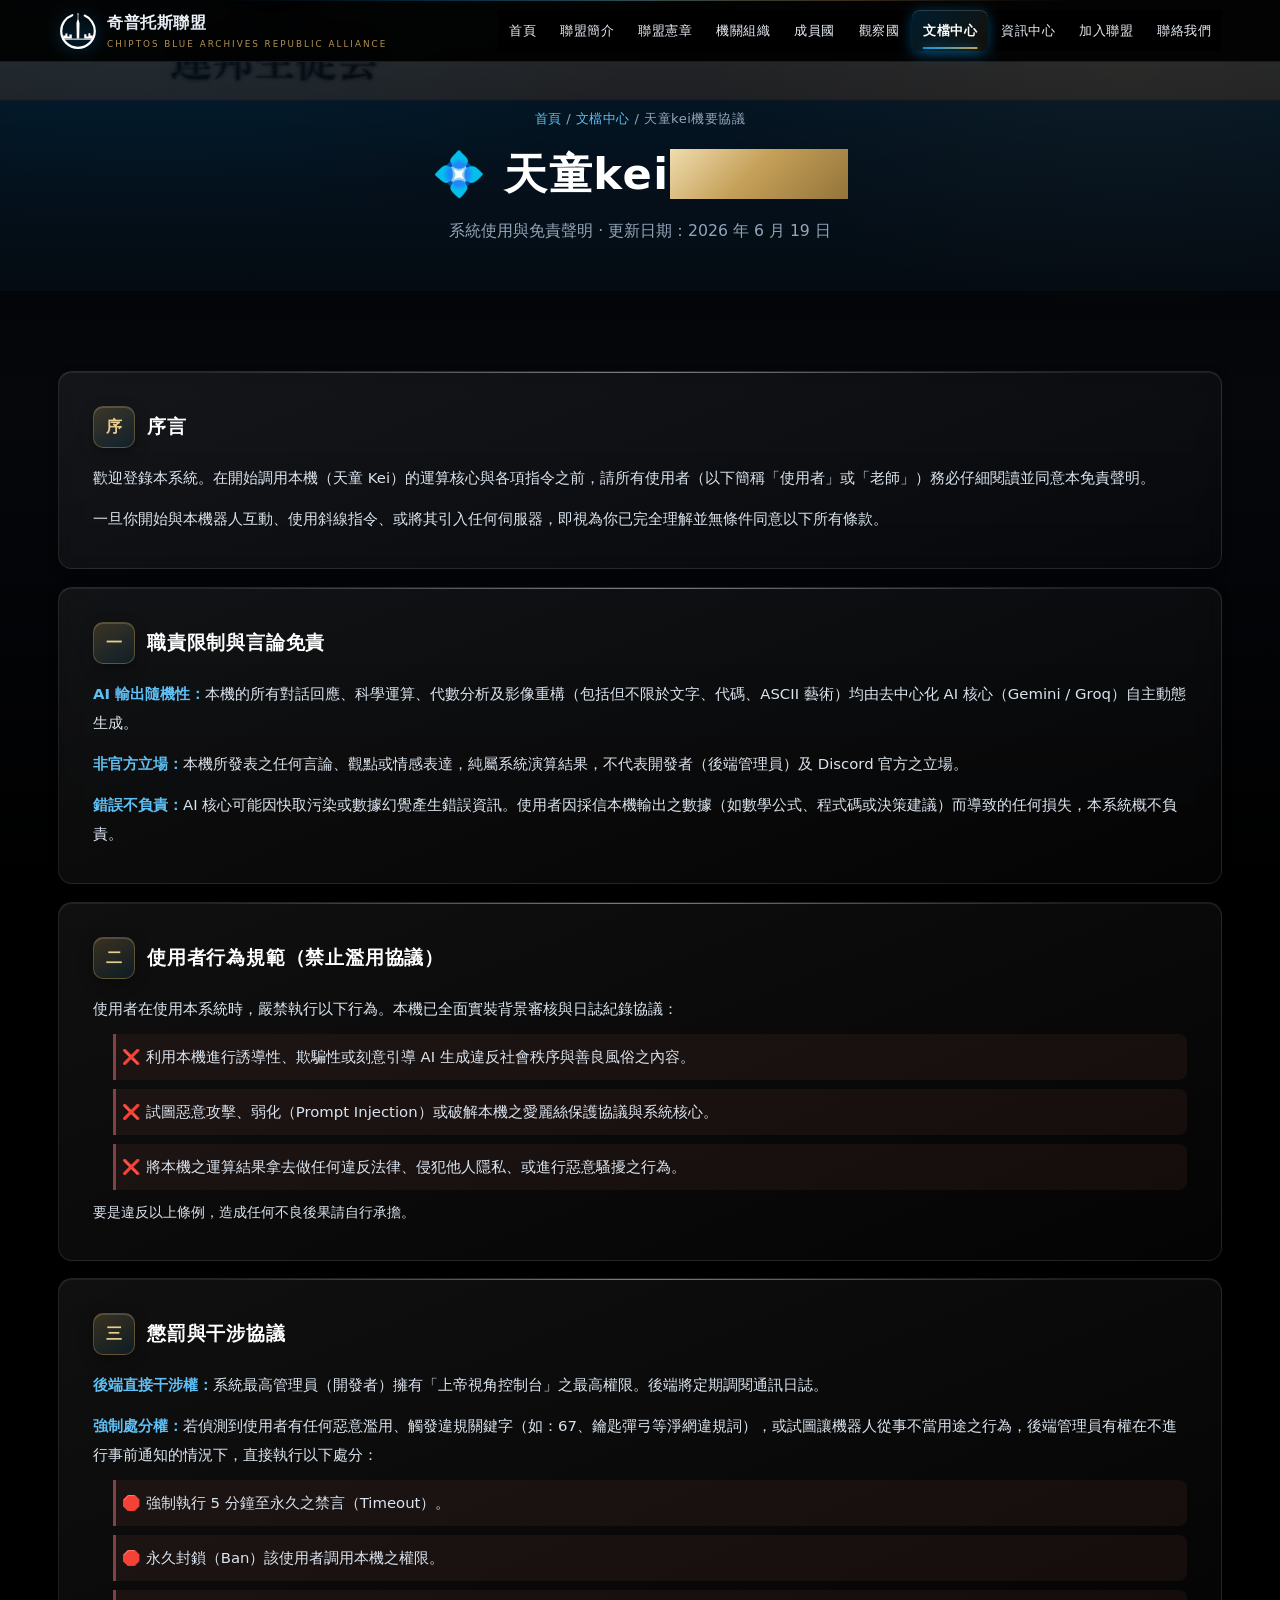
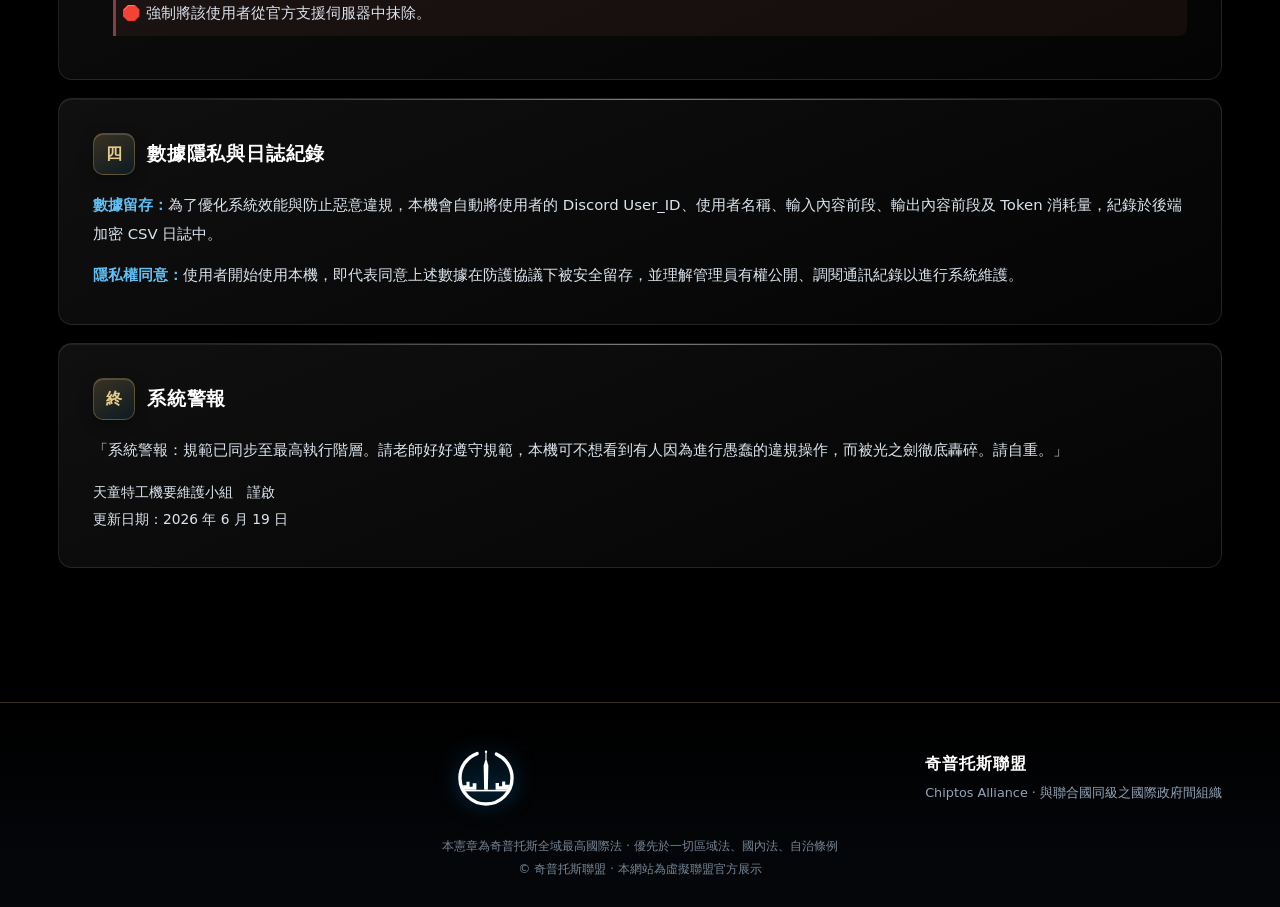
<file: bot-terms.html>
<!DOCTYPE html>
<html lang="zh-Hant">
<head>
<meta charset="UTF-8">
<meta name="viewport" content="width=device-width, initial-scale=1.0, viewport-fit=cover">
<meta name="theme-color" content="#080b11">
<meta name="description" content="天童kei機要協議 · 系統使用與免責聲明">
<title>天童kei機要協議 | 奇普托斯聯盟</title>
<link rel="icon" type="image/svg+xml" href="[data-uri]">
<style>
:root{--badge:url("[data-uri]");--flag:url("[data-uri]");}
/* =====================================================================
   奇普托斯聯盟 · CA
   移動優先 (Mobile-First) 響應式樣式
   配色：白 / 蔚藍 / 玄黑 三色體系 + 鎏金點綴
   ===================================================================== */

:root{
  --white:#f5f8fb;
  --blue:#0094e6;
  --blue-lt:#5fc0f5;
  --blue-dk:#0066a0;
  --ink:#080b11;
  --ink2:#10161f;
  --ink3:#161d28;
  --gold:#c5a059;
  --gold-lt:#e8ce8e;
  --text:#e8eef5;
  --muted:#93a5b8;
  --line:rgba(255,255,255,.09);
  --line-blue:rgba(0,148,230,.3);
  --nav-h:62px;
  --ease:cubic-bezier(.22,.68,.35,1);
}

/* ---------- 基礎重置（移動優先） ---------- */
*,*::before,*::after{margin:0;padding:0;box-sizing:border-box}
html{
  scroll-behavior:smooth;
  scroll-padding-top:calc(var(--nav-h) + 12px);
  -webkit-text-size-adjust:100%;      /* 防止 iOS 橫屏字體放大 */
  text-size-adjust:100%;
}
body{
  font-family:"Noto Sans TC","PingFang TC","Microsoft JhengHei",system-ui,-apple-system,"Helvetica Neue",sans-serif;
  background:var(--ink);
  color:var(--text);
  line-height:1.75;
  font-size:16px;                      /* 手機基準字號 */
  overflow-x:hidden;                   /* 防止橫向溢出 */
  -webkit-font-smoothing:antialiased;
  word-wrap:break-word;
  overflow-wrap:break-word;            /* 長國名/長單詞強制換行 */
}
img{max-width:100%;height:auto;display:block;border:0}
a{color:inherit;text-decoration:none;-webkit-tap-highlight-color:transparent}
button,input,select,textarea{font-family:inherit;font-size:16px} /* iOS 防止 zoom */
ul,ol{list-style:none}
:focus-visible{outline:2px solid var(--blue-lt);outline-offset:2px}
::selection{background:var(--blue);color:#fff}

/* 滾動條（桌面） */
::-webkit-scrollbar{width:8px;height:8px}
::-webkit-scrollbar-track{background:var(--ink)}
::-webkit-scrollbar-thumb{background:linear-gradient(var(--blue),var(--blue-dk));border-radius:4px}

/* ---------- 背景層 ---------- */
body::before{
  content:"";position:fixed;inset:0;z-index:-2;pointer-events:none;
  background:
    radial-gradient(900px 520px at 12% -8%, rgba(0,148,230,.30), transparent 60%),
    radial-gradient(760px 460px at 88% 6%, rgba(197,160,89,.15), transparent 56%),
    linear-gradient(180deg,#070a0f 0%,#0a0e15 45%,#06080c 100%);
}
body::after{
  content:"";position:fixed;inset:0;z-index:-1;pointer-events:none;
  background-image:
    linear-gradient(rgba(255,255,255,.035) 1px,transparent 1px),
    linear-gradient(90deg,rgba(255,255,255,.035) 1px,transparent 1px);
  background-size:48px 48px;
  -webkit-mask-image:radial-gradient(circle at 50% 28%,#000 0%,transparent 72%);
  mask-image:radial-gradient(circle at 50% 28%,#000 0%,transparent 72%);
}

/* ---------- 進度條 ---------- */
#progress{
  position:fixed;top:0;left:0;height:3px;width:0;z-index:9999;
  background:linear-gradient(90deg,var(--blue),var(--gold));
  box-shadow:0 0 10px rgba(0,148,230,.8);
}

/* =====================================================================
   頁首 / 導航（移動優先：漢堡選單）
   ===================================================================== */
.site-header{
  position:fixed;top:0;left:0;right:0;z-index:1000;height:var(--nav-h);
  background:rgba(8,11,17,.82);
  -webkit-backdrop-filter:blur(14px);backdrop-filter:blur(14px);
  border-bottom:1px solid var(--line);
  transition:box-shadow .35s var(--ease),border-color .35s var(--ease);
}
.site-header.scrolled{
  border-bottom-color:var(--line-blue);
  box-shadow:0 4px 26px rgba(0,0,0,.55);
}
.header-inner{
  max-width:1180px;margin:0 auto;height:100%;
  padding:0 14px;
  display:flex;align-items:center;justify-content:space-between;gap:10px;
}
.brand{display:flex;align-items:center;gap:9px;min-width:0;flex:1}
.brand img{
  width:36px;height:36px;flex:none;border-radius:50%;
  filter:drop-shadow(0 0 8px rgba(0,148,230,.55));
}
.brand-text{display:flex;flex-direction:column;min-width:0}
.brand-cn{
  font-size:.98rem;font-weight:800;color:#fff;letter-spacing:.5px;
  white-space:nowrap;overflow:hidden;text-overflow:ellipsis;
}
.brand-en{
  font-size:.55rem;color:var(--gold);letter-spacing:1.2px;
  white-space:nowrap;overflow:hidden;text-overflow:ellipsis;
}
/* 漢堡按鈕：44px 觸控區 */
.nav-toggle{
  flex:none;width:44px;height:44px;display:flex;align-items:center;justify-content:center;
  background:rgba(0,148,230,.12);border:1px solid var(--line-blue);border-radius:9px;
  color:var(--blue-lt);font-size:1.15rem;cursor:pointer;transition:.25s;
}
.nav-toggle:hover{background:rgba(0,148,230,.24)}
.nav-toggle:active{transform:scale(.94)}

/* 導航列：手機為全屏下拉面板 */
.main-nav{
  position:fixed;top:var(--nav-h);left:0;right:0;
  max-height:calc(100vh - var(--nav-h));overflow-y:auto;
  -webkit-overflow-scrolling:touch;
  background:rgba(8,11,17,.985);
  -webkit-backdrop-filter:blur(16px);backdrop-filter:blur(16px);
  border-bottom:1px solid var(--line-blue);
  padding:8px 12px 16px;
  transform:translateY(-102%);opacity:0;visibility:hidden;
  transition:transform .36s var(--ease),opacity .28s var(--ease),visibility .28s;
  box-shadow:0 18px 40px rgba(0,0,0,.6);
}
.main-nav.open{transform:translateY(0);opacity:1;visibility:visible}
.main-nav a{
  display:block;padding:13px 14px;border-radius:9px;
  font-size:.94rem;color:var(--text);letter-spacing:.5px;
  border-left:2px solid transparent;transition:.22s;
}
.main-nav a:hover,.main-nav a:focus{
  background:rgba(0,148,230,.15);color:#fff;border-left-color:var(--blue);
}
.main-nav a.active{
  background:linear-gradient(135deg,var(--blue),var(--blue-dk));
  color:#fff;font-weight:700;border-left-color:var(--gold);
  box-shadow:0 3px 12px rgba(0,148,230,.4);
}
/* 選單遮罩 */
.nav-mask{
  position:fixed;inset:0;top:var(--nav-h);z-index:998;
  background:rgba(0,0,0,.55);opacity:0;visibility:hidden;transition:.3s;
}
.nav-mask.show{opacity:1;visibility:visible}

/* =====================================================================
   首頁 Hero
   ===================================================================== */
.hero{
  position:relative;min-height:100svh;   /* svh 解決手機瀏覽器網址列跳動 */
  min-height:100vh;                      /* 回退 */
  display:flex;align-items:center;justify-content:center;
  padding:calc(var(--nav-h) + 40px) 18px 70px;
  overflow:hidden;text-align:center;
}
.hero-flag{
  position:absolute;inset:0;z-index:0;
  background:var(--flag) center/cover no-repeat;
  opacity:.14;
  filter:saturate(1.1);
}
.hero-veil{
  position:absolute;inset:0;z-index:1;
  background:linear-gradient(180deg,rgba(8,11,17,.55) 0%,rgba(8,11,17,.90) 100%);
}
.hero-content{position:relative;z-index:2;max-width:900px;width:100%}
.hero-badge{
  display:inline-block;margin-bottom:18px;padding:7px 16px;border-radius:999px;
  font-size:.72rem;letter-spacing:2px;color:var(--blue-lt);
  background:rgba(0,148,230,.12);border:1px solid var(--line-blue);
}
.hero-logo{
  width:96px;height:96px;margin:0 auto 20px;
  filter:drop-shadow(0 0 26px rgba(0,148,230,.6));
  animation:floaty 4.5s ease-in-out infinite;
}
@keyframes floaty{0%,100%{transform:translateY(0)}50%{transform:translateY(-9px)}}
.hero-title{
  font-size:clamp(1.55rem,7.2vw,3.9rem);   /* 手機不過大 */
  font-weight:900;color:#fff;line-height:1.28;letter-spacing:1px;
}
.gold-gradient{
  background:linear-gradient(100deg,var(--blue-lt),var(--gold-lt),var(--blue-lt));
  -webkit-background-clip:text;background-clip:text;color:transparent;
}
.hero-sub{
  margin-top:14px;font-size:clamp(.7rem,3vw,.95rem);
  color:var(--gold);letter-spacing:2.5px;
}
.hero-desc{
  margin-top:18px;font-size:clamp(.86rem,3.6vw,1.02rem);
  color:var(--muted);max-width:620px;margin-left:auto;margin-right:auto;
}
.hero-actions{
  margin-top:30px;display:flex;flex-direction:column;gap:11px;align-items:stretch;
}
.scroll-hint{
  position:absolute;bottom:20px;left:50%;transform:translateX(-50%);z-index:2;
  color:var(--muted);font-size:.74rem;letter-spacing:2px;
  animation:bob 2.1s ease-in-out infinite;
}
@keyframes bob{0%,100%{transform:translate(-50%,0);opacity:.55}50%{transform:translate(-50%,7px);opacity:1}}

/* ---------- 按鈕 ---------- */
.btn{
  display:inline-flex;align-items:center;justify-content:center;gap:8px;
  padding:14px 26px;border-radius:10px;font-size:.9rem;font-weight:700;
  letter-spacing:1px;transition:.3s var(--ease);border:1px solid transparent;
  min-height:48px;                      /* 觸控友好 */
}
.btn-primary{
  background:linear-gradient(135deg,var(--blue),var(--blue-dk));color:#fff;
  box-shadow:0 6px 22px rgba(0,148,230,.42);
}
.btn-primary:hover{transform:translateY(-2px);box-shadow:0 12px 30px rgba(0,148,230,.55)}
.btn-gold{
  background:linear-gradient(135deg,var(--gold),#9d7d3d);color:#181206;
  box-shadow:0 6px 22px rgba(197,160,89,.4);
}
.btn-gold:hover{transform:translateY(-2px)}
.btn-ghost{
  color:#fff;border-color:rgba(255,255,255,.28);background:rgba(255,255,255,.03);
}
.btn-ghost:hover{border-color:var(--blue);background:rgba(0,148,230,.14)}

/* =====================================================================
   通用區塊
   ===================================================================== */
.container{width:100%;max-width:1180px;margin:0 auto;padding:0 16px}
.section{padding:56px 0;position:relative}
.section-alt{background:linear-gradient(180deg,transparent,rgba(0,148,230,.045),transparent)}
.section-head{margin-bottom:32px}
.section-head h2{
  font-size:clamp(1.35rem,5.4vw,2.1rem);color:#fff;font-weight:900;letter-spacing:.5px;
}
.section-head .muted{margin-top:8px;font-size:.88rem}
.section-link{display:inline-block;margin-top:10px;color:var(--blue-lt);font-size:.86rem}
.rule{width:56px;height:3px;margin-top:12px;background:linear-gradient(90deg,var(--blue),var(--gold));border-radius:2px}
.muted{color:var(--muted)}
.gold{color:var(--gold-lt)}

/* 分頁 Hero */
.page-hero{
  position:relative;padding:calc(var(--nav-h) + 46px) 0 46px;text-align:center;overflow:hidden;
}
.page-hero .hero-bg{
  position:absolute;inset:0;z-index:0;
  background:var(--flag) center/cover no-repeat;opacity:.10;
}
.page-hero .hero-bg::after{
  content:"";position:absolute;inset:0;
  background:linear-gradient(180deg,rgba(8,11,17,.7),rgba(8,11,17,.95));
}
.page-hero .container{position:relative;z-index:1}
.page-hero h1{
  font-size:clamp(1.5rem,6.4vw,2.7rem);color:#fff;font-weight:900;letter-spacing:.5px;line-height:1.3;
}
.page-hero .hero-desc{
  margin-top:14px;color:var(--muted);font-size:clamp(.84rem,3.5vw,.98rem);
  max-width:660px;margin-left:auto;margin-right:auto;
}
.breadcrumb{
  font-size:.78rem;color:var(--muted);margin-bottom:14px;letter-spacing:.5px;
}
.breadcrumb a{color:var(--blue-lt)}

/* ---------- 統計 ---------- */
.stats{
  display:grid;grid-template-columns:repeat(2,1fr);gap:12px;   /* 手機 2 欄 */
}
.stat{
  background:linear-gradient(160deg,rgba(255,255,255,.055),rgba(255,255,255,.012));
  border:1px solid var(--line);border-radius:13px;padding:22px 12px;text-align:center;
  position:relative;overflow:hidden;transition:.35s var(--ease);
}
.stat::before{
  content:"";position:absolute;top:0;left:0;right:0;height:3px;
  background:linear-gradient(90deg,var(--blue),var(--gold));
}
.stat:hover{transform:translateY(-4px);border-color:var(--line-blue)}
.stat-num{
  display:block;font-size:clamp(1.7rem,8vw,2.5rem);font-weight:900;
  color:var(--blue-lt);line-height:1.1;
}
.stat-label{display:block;margin-top:7px;font-size:.78rem;color:var(--muted);letter-spacing:.5px}

/* ---------- 網格（自動適配，手機單欄） ---------- */
.grid-2,.grid-3,.grid-4{
  display:grid;gap:14px;grid-template-columns:1fr;   /* 手機：單欄 */
}

/* ---------- 資訊卡 ---------- */
.info-card{
  background:linear-gradient(165deg,rgba(255,255,255,.055),rgba(255,255,255,.012));
  border:1px solid var(--line);border-radius:14px;padding:24px 20px;
  transition:.35s var(--ease);
}
.info-card:hover{transform:translateY(-5px);border-color:var(--line-blue);box-shadow:0 14px 34px rgba(0,0,0,.42)}
.info-icon{
  width:50px;height:50px;border-radius:12px;display:flex;align-items:center;justify-content:center;
  font-size:1.5rem;margin-bottom:14px;
  background:linear-gradient(135deg,rgba(0,148,230,.22),rgba(0,148,230,.05));
  border:1px solid var(--line-blue);
}
.info-card h4{color:#fff;font-size:1.06rem;margin-bottom:8px;line-height:1.5}
.info-card p{font-size:.9rem}

/* ---------- 快速入口卡 ---------- */
.entry-card{
  display:flex;align-items:center;gap:16px;padding:20px;border-radius:13px;
  background:linear-gradient(150deg,rgba(0,148,230,.12),rgba(255,255,255,.02));
  border:1px solid var(--line-blue);transition:.3s var(--ease);
}
.entry-card:hover{transform:translateY(-4px);border-color:var(--gold);background:linear-gradient(150deg,rgba(197,160,89,.16),rgba(255,255,255,.03))}
.entry-num{
  flex:none;width:44px;height:44px;border-radius:10px;display:flex;align-items:center;justify-content:center;
  background:linear-gradient(135deg,var(--blue),var(--blue-dk));color:#fff;font-weight:900;font-size:1rem;
}
.entry-card h4{color:#fff;font-size:1rem;margin-bottom:4px}
.entry-card p{font-size:.82rem}

/* =====================================================================
   成員國 / 觀察員（重點：完整顯示國名）
   ===================================================================== */
.filters{
  display:flex;gap:8px;flex-wrap:wrap;margin-bottom:24px;
  padding-bottom:4px;                    /* 允許內部換行 */
}
.filter-btn{
  padding:9px 16px;border-radius:999px;font-size:.82rem;cursor:pointer;
  background:rgba(255,255,255,.04);border:1px solid var(--line);color:var(--muted);
  transition:.25s;min-height:38px;white-space:nowrap;
}
.filter-btn:hover{color:#fff;border-color:var(--line-blue)}
.filter-btn:active{transform:scale(.95)}
.filter-btn.active{
  background:linear-gradient(135deg,var(--blue),var(--blue-dk));color:#fff;
  border-color:transparent;font-weight:700;box-shadow:0 3px 12px rgba(0,148,230,.4);
}

.member-grid{display:grid;grid-template-columns:1fr;gap:13px}   /* 手機單欄 */
.member-card{
  display:flex;align-items:center;gap:14px;padding:16px;border-radius:13px;
  background:linear-gradient(150deg,rgba(255,255,255,.05),rgba(255,255,255,.012));
  border:1px solid var(--line);transition:.3s var(--ease);
}
.member-card:hover{transform:translateY(-3px);border-color:var(--line-blue);background:linear-gradient(150deg,rgba(0,148,230,.13),rgba(255,255,255,.02))}
.member-flag{
  flex:none;width:46px;height:34px;border-radius:5px;
  box-shadow:0 2px 9px rgba(0,0,0,.45);border:1px solid rgba(255,255,255,.16);
}
.member-body{flex:1;min-width:0}   /* min-width:0 讓長國名正常換行 */
.member-no{
  display:inline-block;font-size:.68rem;color:var(--gold);letter-spacing:1.5px;font-weight:700;
}
.member-card h3{
  font-size:.98rem;color:#fff;font-weight:700;line-height:1.45;margin-top:2px;
  overflow-wrap:anywhere;               /* 長國名完整換行不截斷 */
}
.member-en{
  display:block;font-size:.72rem;color:var(--muted);margin-top:3px;letter-spacing:.4px;
  overflow-wrap:anywhere;
}
.badge{
  display:inline-block;margin-top:7px;padding:3px 10px;border-radius:999px;
  font-size:.68rem;letter-spacing:.6px;font-weight:700;
}
.badge-member{background:rgba(0,148,230,.18);color:var(--blue-lt);border:1px solid var(--line-blue)}
.badge-observer{background:rgba(197,160,89,.16);color:var(--gold-lt);border:1px solid rgba(197,160,89,.35)}

.empty-state{
  text-align:center;padding:40px 18px;color:var(--muted);font-size:.9rem;
  border:1px dashed var(--line);border-radius:13px;
}

/* 觀察員 */
.observer-list{display:grid;grid-template-columns:1fr;gap:14px}
.observer-item{
  display:flex;align-items:flex-start;gap:14px;padding:18px;border-radius:13px;
  background:linear-gradient(150deg,rgba(197,160,89,.09),rgba(255,255,255,.015));
  border:1px solid rgba(197,160,89,.22);transition:.3s var(--ease);
}
.observer-item:hover{transform:translateY(-3px);border-color:rgba(197,160,89,.5)}
.observer-flag{
  flex:none;width:46px;height:34px;border-radius:5px;
  box-shadow:0 2px 9px rgba(0,0,0,.45);border:1px solid rgba(255,255,255,.16);
}
.observer-body{flex:1;min-width:0}
.observer-head{display:flex;align-items:center;gap:10px;flex-wrap:wrap}
.observer-head h3{font-size:1rem;color:#fff;font-weight:700;line-height:1.45;overflow-wrap:anywhere}
.observer-body .member-en{display:block;margin-top:4px}
.observer-body p{font-size:.85rem;margin-top:8px}

.notice-card{
  margin-top:26px;padding:20px;border-radius:13px;
  background:rgba(0,148,230,.09);border:1px solid var(--line-blue);
}
.notice-card h4{color:var(--blue-lt);font-size:1rem;margin-bottom:8px}
.notice-card p{font-size:.87rem}
.notice-card a{color:var(--gold-lt);text-decoration:underline}

/* =====================================================================
   憲章條文
   ===================================================================== */
.charter-wrap{display:grid;grid-template-columns:1fr;gap:26px}  /* 手機單欄 */
.toc{
  position:static;background:rgba(255,255,255,.03);border:1px solid var(--line);
  border-radius:13px;padding:16px 13px;
}
.toc-title{
  color:var(--gold);font-weight:800;letter-spacing:2px;font-size:.82rem;
  padding-bottom:11px;border-bottom:1px solid var(--line);margin-bottom:10px;
}
.toc-links{display:flex;flex-direction:column;gap:2px}
.toc a{
  display:block;color:var(--muted);font-size:.82rem;padding:9px 11px;border-radius:7px;
  transition:.22s;border-left:2px solid transparent;line-height:1.5;
}
.toc a:hover{color:#fff;background:rgba(0,148,230,.12)}
.toc a.on{color:var(--blue-lt);border-left-color:var(--blue);background:rgba(0,148,230,.15);font-weight:700}

.article{
  background:rgba(255,255,255,.025);border:1px solid var(--line);border-radius:14px;
  padding:24px 20px;margin-bottom:18px;scroll-margin-top:calc(var(--nav-h) + 16px);
  transition:.4s var(--ease);
}
.article.on{border-color:rgba(197,160,89,.45);box-shadow:0 10px 32px rgba(0,0,0,.4)}
.art-head{display:flex;align-items:center;gap:12px;margin-bottom:16px;flex-wrap:wrap}
.art-no{
  flex:none;width:42px;height:42px;border-radius:10px;
  background:linear-gradient(135deg,var(--gold),#9d7d3d);color:#181206;
  font-weight:900;font-size:1rem;display:flex;align-items:center;justify-content:center;
  box-shadow:0 3px 12px rgba(197,160,89,.4);
}
.art-title{font-size:1.16rem;color:#fff;font-weight:800;line-height:1.45;overflow-wrap:anywhere}
.art-body{color:#d3dee9;font-size:.93rem}
.art-body ol,.art-body ul{padding-left:20px;margin-top:10px}
.art-body li{margin:9px 0;padding-left:5px;line-height:1.8}
.art-body strong{color:var(--blue-lt)}
.art-body p+p{margin-top:12px}
.preamble{background:linear-gradient(135deg,rgba(0,148,230,.13),rgba(197,160,89,.06));border-color:var(--line-blue)}
.covenant{
  background:linear-gradient(160deg,rgba(197,160,89,.15),rgba(0,148,230,.06));
  border:1px solid rgba(197,160,89,.45);text-align:center;padding:38px 22px;
}
.covenant .seal{font-size:2.6rem;margin-bottom:12px}
.covenant h3{color:var(--gold-lt);font-size:1.35rem;letter-spacing:1.5px;line-height:1.5}
.covenant p{color:#dde8f2;margin-top:14px;font-size:1rem;line-height:2}

/* =====================================================================
   組織架構 / 時間軸
   ===================================================================== */
.org-tier{
  border:1px solid var(--line);border-radius:13px;padding:20px;margin-bottom:14px;
  background:linear-gradient(150deg,rgba(255,255,255,.04),rgba(255,255,255,.01));
}
.org-tier.lead{
  border-color:rgba(197,160,89,.5);
  background:linear-gradient(150deg,rgba(197,160,89,.14),rgba(0,148,230,.05));
}
.org-tier h4{color:var(--gold-lt);margin-bottom:12px;font-size:1rem;line-height:1.5}
.org-nodes{display:grid;grid-template-columns:1fr;gap:10px}
.org-node{
  padding:12px 14px;border-radius:9px;text-align:center;font-size:.88rem;
  background:rgba(0,148,230,.13);border:1px solid var(--line-blue);color:#fff;
}

.timeline{position:relative;padding-left:24px}
.timeline::before{
  content:"";position:absolute;left:6px;top:6px;bottom:6px;width:2px;
  background:linear-gradient(var(--blue),var(--gold));
}
.tl-item{position:relative;padding:0 0 24px 18px}
.tl-item::before{
  content:"";position:absolute;left:-24px;top:6px;width:13px;height:13px;border-radius:50%;
  background:var(--ink);border:3px solid var(--blue);box-shadow:0 0 0 3px rgba(0,148,230,.15);
}
.tl-year{color:var(--gold-lt);font-weight:800;font-size:.88rem;letter-spacing:1px}
.tl-item h4{color:#fff;margin:5px 0;font-size:1.02rem;line-height:1.5;overflow-wrap:anywhere}
.tl-item p{color:var(--muted);font-size:.88rem}

/* =====================================================================
   新聞 / 文檔
   ===================================================================== */
.news-list{display:grid;gap:12px}
.news-row{
  display:flex;flex-direction:column;gap:8px;padding:18px;border-radius:12px;
  background:rgba(255,255,255,.028);border:1px solid var(--line);transition:.3s var(--ease);
}
.news-row:hover{transform:translateY(-3px);border-color:var(--line-blue);background:rgba(0,148,230,.08)}
.news-date{font-size:.74rem;color:var(--gold);letter-spacing:1px;font-weight:700}
.news-tag{
  align-self:flex-start;padding:3px 10px;border-radius:999px;font-size:.68rem;font-weight:700;
}
.tag-meeting{background:rgba(0,148,230,.2);color:var(--blue-lt)}
.tag-member{background:rgba(197,160,89,.18);color:var(--gold-lt)}
.tag-charter{background:rgba(255,255,255,.09);color:var(--muted)}
.news-title{color:#fff;font-size:.95rem;line-height:1.6;overflow-wrap:anywhere}

.doc-group{margin-bottom:34px}
.doc-group h3{
  color:var(--gold-lt);font-size:1.05rem;margin-bottom:14px;
  padding-left:11px;border-left:3px solid var(--gold);line-height:1.5;
}
.doc-card{
  display:flex;align-items:center;gap:13px;padding:16px;border-radius:11px;
  background:rgba(255,255,255,.03);border:1px solid var(--line);transition:.3s var(--ease);
  margin-bottom:10px;
}
.doc-card:hover{border-color:var(--blue);background:rgba(0,148,230,.1);transform:translateX(4px)}
.doc-tag{
  flex:none;padding:4px 10px;border-radius:6px;font-size:.68rem;font-weight:700;letter-spacing:.6px;
}
.doc-tag.core{background:linear-gradient(135deg,var(--gold),#9d7d3d);color:#181206}
.doc-tag.rule{background:rgba(0,148,230,.2);color:var(--blue-lt);border:1px solid var(--line-blue)}
.doc-tag.doc{background:rgba(255,255,255,.08);color:var(--muted)}
.doc-text{flex:1;min-width:0}
.doc-text b{display:block;color:#fff;font-size:.95rem;line-height:1.5;overflow-wrap:anywhere}
.doc-text span{font-size:.8rem;color:var(--muted)}
.doc-arrow{color:var(--muted);font-size:1.2rem;flex:none}

/* =====================================================================
   表單
   ===================================================================== */
.form-wrap{
  background:rgba(255,255,255,.03);border:1px solid var(--line);
  border-radius:15px;padding:24px 18px;
}
.form-row{display:grid;grid-template-columns:1fr;gap:0}
.fgroup{margin-bottom:16px}
.fgroup label{display:block;margin-bottom:7px;color:var(--muted);font-size:.85rem;letter-spacing:.4px}
.fgroup label i{color:var(--gold);font-style:normal}
.fgroup input,.fgroup select,.fgroup textarea{
  width:100%;padding:13px 14px;border-radius:9px;
  background:rgba(0,0,0,.32);border:1px solid rgba(255,255,255,.13);
  color:#fff;font-size:16px;transition:.25s;min-height:48px;   /* 16px 防 iOS zoom */
}
.fgroup input:focus,.fgroup select:focus,.fgroup textarea:focus{
  outline:none;border-color:var(--blue);box-shadow:0 0 0 3px rgba(0,148,230,.18);
}
.fgroup textarea{min-height:120px;resize:vertical;line-height:1.7}
.fgroup select{
  -webkit-appearance:none;appearance:none;
  background-image:url("data:image/svg+xml;utf8,<svg xmlns='http://www.w3.org/2000/svg' width='13' height='13' fill='%235fc0f5'><path d='M3 5l3.5 3.5L10 5z'/></svg>");
  background-repeat:no-repeat;background-position:right 14px center;padding-right:38px;
}
.form-note{margin-top:12px;font-size:.8rem;color:var(--muted);text-align:center}

/* ---------- 聯絡卡 ---------- */
.contact-grid{display:grid;grid-template-columns:1fr;gap:13px}
.contact-card{
  padding:22px;border-radius:13px;background:rgba(255,255,255,.03);
  border:1px solid var(--line);transition:.3s var(--ease);
}
.contact-card:hover{border-color:var(--line-blue);transform:translateY(-4px)}
.contact-card h4{color:var(--blue-lt);margin-bottom:8px;font-size:1.02rem;line-height:1.5}
.contact-card p{font-size:.88rem}

/* =====================================================================
   旗幟橫幅
   ===================================================================== */
.flag-banner{
  position:relative;border-radius:14px;overflow:hidden;
  border:1px solid var(--line);box-shadow:0 16px 44px rgba(0,0,0,.5);
}
.flag-banner img{width:100%;opacity:.92}
.flag-cap{
  position:absolute;bottom:0;left:0;right:0;padding:12px 16px;
  background:linear-gradient(0deg,rgba(0,0,0,.88),transparent);
  color:var(--gold-lt);font-size:.78rem;letter-spacing:.8px;line-height:1.6;
}

/* =====================================================================
   頁尾
   ===================================================================== */
.site-footer{
  background:#05070a;border-top:1px solid var(--line);
  padding:44px 0 26px;margin-top:36px;text-align:center;
}
.footer-brand{
  display:flex;flex-direction:column;align-items:center;gap:12px;margin-bottom:26px;
}
.footer-brand img{width:62px;height:62px;border-radius:50%;filter:drop-shadow(0 0 14px rgba(0,148,230,.5))}
.footer-brand h4{color:#fff;font-size:1.02rem;font-weight:800;line-height:1.5}
.footer-brand p{font-size:.8rem;margin-top:5px}
.footer-meta p{font-size:.76rem;color:var(--muted);line-height:1.9;opacity:.8}

/* =====================================================================
   入場動畫
   ===================================================================== */
.fade-in{opacity:0;transform:translateY(26px);transition:opacity .75s var(--ease),transform .75s var(--ease)}
.fade-in.in{opacity:1;transform:none}
@media (prefers-reduced-motion:reduce){
  .fade-in{opacity:1;transform:none;transition:none}
  .hero-logo,.scroll-hint{animation:none}
  html{scroll-behavior:auto}
}

/* =====================================================================
   📱 → 📲 斷點：小手機 → 平板 → 桌機（移動優先遞增）
   ===================================================================== */

/* ---- ≥400px：極小屏微調 ---- */
@media (min-width:400px){
  .stats{gap:14px}
  .hero-logo{width:110px;height:110px}
}

/* ---- ≥560px：大手機 / 小平板 ---- */
@media (min-width:560px){
  .container{padding:0 22px}
  .section{padding:64px 0}
  .hero{padding:calc(var(--nav-h) + 50px) 24px 76px}
  .hero-actions{flex-direction:row;justify-content:center;flex-wrap:wrap}
  .hero-actions .btn{flex:none}
  .grid-2{grid-template-columns:repeat(2,1fr)}
  .member-grid{grid-template-columns:repeat(2,1fr)}
  .observer-list{grid-template-columns:repeat(2,1fr)}
  .contact-grid{grid-template-columns:repeat(2,1fr)}
  .form-row{grid-template-columns:repeat(2,1fr);gap:0 16px}
  .org-nodes{grid-template-columns:repeat(2,1fr)}
  .news-row{flex-direction:row;align-items:center;gap:14px;flex-wrap:wrap}
  .news-title{flex:1;min-width:200px}
  .footer-brand{flex-direction:row;justify-content:center;text-align:left}
}

/* ---- ≥768px：平板 ---- */
@media (min-width:768px){
  body{font-size:16.5px}
  .container{padding:0 28px}
  .section{padding:76px 0}
  .stats{grid-template-columns:repeat(4,1fr)}
  .grid-3{grid-template-columns:repeat(2,1fr)}
  .member-grid{grid-template-columns:repeat(2,1fr)}
  .hero-title{font-size:clamp(2.4rem,5.4vw,3.6rem)}
  .hero-logo{width:128px;height:128px}
  .article{padding:30px 30px}
  .form-wrap{padding:32px}
  .covenant{padding:46px 34px}
  .toc{max-height:calc(100vh - var(--nav-h) - 40px);overflow-y:auto}
}

/* ---- ≥1024px：桌機 ---- */
@media (min-width:1024px){
  /* 桌機：導航常駐，隱藏漢堡 */
  .nav-toggle{display:none}
  .nav-mask{display:none}
  .main-nav{
    position:static;max-height:none;overflow:visible;
    display:flex;align-items:center;gap:2px;
    background:none;backdrop-filter:none;-webkit-backdrop-filter:none;
    border:none;padding:0;transform:none;opacity:1;visibility:visible;box-shadow:none;
  }
  .main-nav a{
    padding:9px 11px;font-size:.84rem;border-left:none;border-radius:8px;white-space:nowrap;
  }
  .main-nav a:hover{transform:translateY(-1px)}
  .brand img{width:40px;height:40px}
  .grid-3{grid-template-columns:repeat(3,1fr)}
  .grid-4{grid-template-columns:repeat(4,1fr)}
  .member-grid{grid-template-columns:repeat(3,1fr)}
  .observer-list{grid-template-columns:repeat(2,1fr)}
  .charter-wrap{grid-template-columns:250px 1fr;gap:38px;align-items:start}
  .toc{position:sticky;top:calc(var(--nav-h) + 18px)}
  .article{padding:34px 34px}
  .hero-title{font-size:clamp(2.8rem,4.6vw,4rem)}
  .hero-logo{width:140px;height:140px}
  .section{padding:88px 0}
}

/* ---- ≥1280px：大屏 ---- */
@media (min-width:1280px){
  .container{max-width:1220px}
  .member-grid{grid-template-columns:repeat(4,1fr)}
}

/* ---- 橫屏矮屏優化 ---- */
@media (max-height:520px) and (orientation:landscape){
  .hero{min-height:auto;padding:calc(var(--nav-h) + 26px) 20px 40px}
  .hero-logo{width:70px;height:70px;margin-bottom:12px}
  .scroll-hint{display:none}
  .main-nav{max-height:calc(100vh - var(--nav-h));}
}

/* ---- 列印 ---- */
@media print{
  body{background:#fff;color:#000}
  .site-header,.main-nav,.nav-toggle,.scroll-hint,#progress,.hero-flag,.hero-veil{display:none!important}
  .article,.info-card,.member-card{break-inside:avoid;border-color:#ccc}
  .fade-in{opacity:1;transform:none}
}

/* =====================================================================
   入盟申請回執卡（Web3Forms 提交結果）
   ===================================================================== */
.result-card{
  border-radius:15px;padding:24px 20px;margin-top:20px;
  animation:pop .45s var(--ease);
}
@keyframes pop{from{opacity:0;transform:translateY(14px)}to{opacity:1;transform:none}}
.result-ok{
  background:linear-gradient(150deg,rgba(0,148,230,.14),rgba(197,160,89,.07));
  border:1px solid rgba(0,148,230,.45);
  box-shadow:0 14px 40px rgba(0,0,0,.42);
}
.result-error{
  background:rgba(217,100,106,.10);
  border:1px solid rgba(217,100,106,.45);
}
.result-head{
  font-size:1.1rem;font-weight:800;color:#fff;margin-bottom:8px;line-height:1.5;
}
.result-ok .result-head{color:var(--blue-lt)}
.result-error .result-head{color:#f08a8f}
.result-sub{
  font-size:.85rem;color:var(--muted);line-height:1.8;margin-bottom:16px;
}
.result-table{
  width:100%;border-collapse:collapse;font-size:.86rem;
}
.result-table tr{border-bottom:1px solid rgba(255,255,255,.09)}
.result-table tr:last-child{border-bottom:none}
.result-table th{
  text-align:left;color:var(--muted);font-weight:600;
  padding:9px 10px 9px 0;white-space:nowrap;width:38%;vertical-align:top;
}
.result-table td{
  color:#fff;padding:9px 0;text-align:right;
  overflow-wrap:anywhere;line-height:1.6;
}
.result-table td.hl{
  color:var(--gold-lt);font-weight:800;letter-spacing:1px;
}
.status{
  display:inline-block;padding:3px 12px;border-radius:999px;font-size:.74rem;font-weight:700;
  background:rgba(197,160,89,.2);color:var(--gold-lt);border:1px solid rgba(197,160,89,.4);
}
.result-note{
  margin-top:16px;font-size:.82rem;color:var(--muted);line-height:1.85;
  padding-top:14px;border-top:1px solid rgba(255,255,255,.09);
}

@media (min-width:560px){
  .result-table th{width:30%}
  .result-card{padding:28px 26px}
}


/* ===== Base64 內嵌版 · CSS 變數復用，圖片零檔案 ===== */
.brand .emblem,.footer-brand .emblem,.hero-emblem{display:block;background-image:var(--badge);background-size:contain;background-position:center;background-repeat:no-repeat}
.brand .emblem{width:36px;height:36px;flex:none;filter:drop-shadow(0 0 8px rgba(0,148,230,.55))}
.footer-brand .emblem{width:62px;height:62px;margin:0 auto;filter:drop-shadow(0 0 14px rgba(0,148,230,.5))}
.hero-emblem{width:96px;height:96px;margin:0 auto 20px;filter:drop-shadow(0 0 26px rgba(0,148,230,.6));animation:floaty 4.5s ease-in-out infinite}
.flag-render{width:100%;aspect-ratio:16/9;background-image:var(--flag);background-size:cover;background-position:center;border-radius:14px;border:1px solid rgba(255,255,255,.14);box-shadow:0 16px 44px rgba(0,0,0,.5)}
@media(min-width:768px){.hero-emblem{width:140px;height:140px}.brand .emblem{width:40px;height:40px}}


/* =====================================================================
   v15 · 美觀增強（疊加於原有樣式之上，不破壞既有設計）
   ===================================================================== */

/* ---------- 1. 卡片質感：內高光 + 立體陰影 ---------- */
.info-card,.member-card,.observer-item,.article,.contact-card,.doc-card,
.entry-card,.quick-card,.org-tier,.form-wrap,.toc,.stat,.news-row{
  box-shadow:inset 0 1px 0 rgba(255,255,255,.07), 0 8px 26px rgba(0,0,0,.30);
}
.info-card:hover,.member-card:hover,.observer-item:hover,.doc-card:hover,
.entry-card:hover,.quick-card:hover,.contact-card:hover,.news-row:hover,.stat:hover{
  box-shadow:inset 0 1px 0 rgba(255,255,255,.12), 0 20px 46px rgba(0,148,230,.22);
  border-color:rgba(197,160,89,.48);
}

/* ---------- 2. 標題層次 ---------- */
.hero-title{letter-spacing:2px;line-height:1.30;text-shadow:0 4px 24px rgba(0,148,230,.30)}
.page-hero h1{letter-spacing:1.6px;line-height:1.35}
.section-head h2,.section-title{letter-spacing:1px}
.art-title,.info-card h4,.member-card h3,.observer-head h3{letter-spacing:.4px}

/* ---------- 3. 章節標題雙側裝飾線 ---------- */
.section-head h2,.section-title{position:relative;display:inline-block}
.section-head h2::after,.section-title::after{
  content:"";display:block;height:2px;margin:10px auto 0;width:70%;
  background:linear-gradient(90deg,transparent,rgba(0,148,230,.9),rgba(197,160,89,.9),transparent);
  border-radius:2px;
}

/* ---------- 4. 按鈕流光 ---------- */
.btn-primary,.btn-gold,.cta-btn{position:relative;overflow:hidden}
.btn-primary::after,.btn-gold::after,.cta-btn::after{
  content:"";position:absolute;top:0;left:-110%;width:60%;height:100%;
  background:linear-gradient(100deg,transparent,rgba(255,255,255,.30),transparent);
  animation:sheen 4.2s ease-in-out infinite;pointer-events:none;
}
@keyframes sheen{0%{left:-110%}55%{left:120%}100%{left:120%}}
@media(prefers-reduced-motion:reduce){
  .btn-primary::after,.btn-gold::after,.cta-btn::after{animation:none;display:none}
}

/* ---------- 5. 徽標光暈 ---------- */
.brand .emblem,.footer-brand .emblem{animation:breathe 5s ease-in-out infinite}
@keyframes breathe{
  0%,100%{filter:drop-shadow(0 0 8px rgba(0,148,230,.5))}
  50%{filter:drop-shadow(0 0 16px rgba(0,148,230,.85))}
}
@media(prefers-reduced-motion:reduce){.brand .emblem,.footer-brand .emblem{animation:none}}

/* ---------- 6. 分隔線漸變 ---------- */
.rule{height:2px;background:linear-gradient(90deg,rgba(0,148,230,.9),rgba(197,160,89,.9),transparent);border-radius:2px}

/* ---------- 7. 頁腳 ---------- */
.site-footer{border-top:1px solid rgba(197,160,89,.28);box-shadow:0 -10px 40px rgba(0,0,0,.35)}
.footer-brand h4{letter-spacing:1px}

/* ---------- 8. 導航當前項 ---------- */
.main-nav a.active{
  box-shadow:0 3px 14px rgba(0,148,230,.45), inset 0 1px 0 rgba(255,255,255,.15);
}

/* ---------- 9. 徽章 ---------- */
.badge-member,.badge-observer,.badge{
  box-shadow:0 2px 8px rgba(0,0,0,.28);
}
.hero-badge{letter-spacing:2.5px}

/* ---------- 10. 條文編號 ---------- */
.art-no{box-shadow:0 4px 14px rgba(197,160,89,.45), inset 0 1px 0 rgba(255,255,255,.35)}

/* ---------- 11. 首屏載入淡入 ---------- */
body{animation:pageIn .55s ease both}
@keyframes pageIn{from{opacity:0}to{opacity:1}}
@media(prefers-reduced-motion:reduce){body{animation:none}}

/* ---------- 12. 錨點區塊呼吸間距 ---------- */
.article+.article{margin-top:4px}

/* ===== v16 · 美觀增強（法規頁） ===== */
.info-card,.member-card,.observer-item,.article,.contact-card,.doc-card,
.entry-card,.quick-card,.org-tier,.form-wrap,.toc,.stat,.news-row{
  box-shadow:inset 0 1px 0 rgba(255,255,255,.07), 0 8px 26px rgba(0,0,0,.30);
}
.article:hover{
  box-shadow:inset 0 1px 0 rgba(255,255,255,.12), 0 20px 46px rgba(0,148,230,.22);
  border-color:rgba(197,160,89,.48);
}
.section-head h2{position:relative;display:inline-block}
.section-head h2::after{
  content:"";display:block;height:2px;margin:10px auto 0;width:70%;
  background:linear-gradient(90deg,transparent,rgba(0,148,230,.9),rgba(197,160,89,.9),transparent);
  border-radius:2px;
}
.art-no{box-shadow:0 4px 14px rgba(197,160,89,.45), inset 0 1px 0 rgba(255,255,255,.35)}
.brand .emblem,.footer-brand .emblem{animation:breathe 5s ease-in-out infinite}
@keyframes breathe{
  0%,100%{filter:drop-shadow(0 0 8px rgba(0,148,230,.5))}
  50%{filter:drop-shadow(0 0 16px rgba(0,148,230,.85))}
}
.rule{height:2px;background:linear-gradient(90deg,rgba(0,148,230,.9),rgba(197,160,89,.9),transparent);border-radius:2px}
.site-footer{border-top:1px solid rgba(197,160,89,.28);box-shadow:0 -10px 40px rgba(0,0,0,.35)}
.main-nav a.active{box-shadow:0 3px 14px rgba(0,148,230,.45), inset 0 1px 0 rgba(255,255,255,.15)}
body{animation:pageIn .55s ease both}
@keyframes pageIn{from{opacity:0}to{opacity:1}}
@media(prefers-reduced-motion:reduce){
  body{animation:none}
  .brand .emblem,.footer-brand .emblem{animation:none}
}

/* =====================================================================
   v17 · 玄黑主題（主體偏黑）
   ===================================================================== */
:root{
  --ink:#000000;
  --ink2:#06080c;
  --ink3:#0b0e14;
  --line:rgba(255,255,255,.10);
  --line-blue:rgba(0,148,230,.28);
}
body::before{
  background:
    radial-gradient(900px 520px at 12% -8%,rgba(0,148,230,.16),transparent 60%),
    radial-gradient(760px 460px at 88% 6%,rgba(197,160,89,.09),transparent 56%),
    linear-gradient(180deg,#000000,#05070b 45%,#000000)!important;
}
.site-header{background:rgba(0,0,0,.93)!important;border-bottom-color:rgba(255,255,255,.10)!important}
.nav-mask{background:rgba(0,0,0,.6)!important}
.main-nav{background:rgba(0,0,0,.96)!important;border-color:rgba(255,255,255,.08)!important}
.hero{background:radial-gradient(ellipse at center,#05070b 0%,#000000 72%)!important}
.hero-bg,.page-hero .hero-bg{opacity:.5!important}
.section-alt{background:rgba(255,255,255,.018)!important}
.site-footer{background:#000000!important;border-top-color:rgba(197,160,89,.24)!important}
.article,.info-card,.member-card,.observer-item,.doc-card,.entry-card,
.quick-card,.contact-card,.org-tier,.stat,.news-row,.form-wrap,.toc{
  background:rgba(255,255,255,.035)!important;
  border-color:rgba(255,255,255,.10)!important;
}
.article:hover,.info-card:hover,.member-card:hover,.observer-item:hover,
.doc-card:hover,.entry-card:hover,.quick-card:hover,.contact-card:hover,.news-row:hover,.stat:hover{
  background:rgba(255,255,255,.06)!important;
  border-color:rgba(197,160,89,.45)!important;
}
.flag-render{border-color:rgba(255,255,255,.16)!important}
/* =====================================================================
   v21 · 高級版視覺系統
   ===================================================================== */

/* ---------- 0. 基礎變數 ---------- */
:root{
  --gold-grad:linear-gradient(135deg,#f0dcae,#c5a059 46%,#94743a);
  --blue-grad:linear-gradient(135deg,#7fd2ff,#0094e6 52%,#005c94);
  --hair:rgba(255,255,255,.10);
  --hair-gold:rgba(197,160,89,.34);
  --sh-1:0 2px 10px rgba(0,0,0,.30);
  --sh-2:0 12px 34px rgba(0,0,0,.46);
  --sh-glow:0 16px 48px rgba(0,148,230,.26);
  --ease:cubic-bezier(.22,.68,.28,1);
}

/* ---------- 1. 字體渲染與基礎 ---------- */
html{
  -webkit-text-size-adjust:100%;
  scrollbar-color:#0094e6 #000;
  scrollbar-width:thin;
}
body{
  -webkit-font-smoothing:antialiased;
  -moz-osx-font-smoothing:grayscale;
  text-rendering:optimizeLegibility;
  font-feature-settings:"kern" 1;
}
::selection{background:rgba(197,160,89,.34);color:#fff}
a:focus-visible,button:focus-visible,input:focus-visible,
select:focus-visible,textarea:focus-visible,[tabindex]:focus-visible{
  outline:2px solid #0094e6;outline-offset:3px;border-radius:6px;
}

/* ---------- 2. 自訂捲軸 ---------- */
::-webkit-scrollbar{width:10px;height:10px}
::-webkit-scrollbar-track{background:#000}
::-webkit-scrollbar-thumb{
  background:linear-gradient(180deg,#0094e6,#c5a059);
  border-radius:8px;border:2px solid #000;
}
::-webkit-scrollbar-thumb:hover{background:linear-gradient(180deg,#7fd2ff,#e8ce8e)}
::-webkit-scrollbar-corner{background:#000}

/* ---------- 3. 進度條高級化 ---------- */
#progress{
  height:3px!important;
  background:linear-gradient(90deg,#0094e6,#5fc0f5 40%,#c5a059 75%,#f0dcae)!important;
  box-shadow:0 0 12px rgba(0,148,230,.85),0 0 26px rgba(197,160,89,.45);
}

/* ---------- 4. 導航高級化 ---------- */
.site-header{
  transition:background .4s var(--ease),box-shadow .4s var(--ease),border-color .4s;
}
.site-header.scrolled{
  box-shadow:0 10px 40px rgba(0,0,0,.65);
  border-bottom-color:rgba(197,160,89,.30)!important;
}
.brand-cn{
  background:linear-gradient(180deg,#ffffff,#cddaea);
  -webkit-background-clip:text;background-clip:text;
  -webkit-text-fill-color:transparent;
}
.brand-en{letter-spacing:2px!important;opacity:.9}
.main-nav a{
  position:relative;
  transition:color .3s var(--ease);
}
.main-nav a::after{
  content:"";position:absolute;left:50%;bottom:2px;
  width:0;height:2px;border-radius:2px;
  background:linear-gradient(90deg,#0094e6,#c5a059);
  transform:translateX(-50%);
  transition:width .35s var(--ease);
}
.main-nav a:hover::after,
.main-nav a:focus::after{width:62%}
.main-nav a.active::after{width:72%;box-shadow:0 0 10px rgba(0,148,230,.7)}
.main-nav a.active{
  background:linear-gradient(135deg,rgba(0,148,230,.20),rgba(197,160,89,.10));
}

/* ---------- 5. 卡片玻璃質感 + 3D 懸浮 ---------- */
.info-card,.article,.member-card,.observer-item,.doc-card,
.entry-card,.quick-card,.contact-card,.org-tier,.stat,.news-row{
  position:relative;overflow:hidden;
  background:linear-gradient(158deg,rgba(255,255,255,.062),rgba(255,255,255,.014))!important;
  border:1px solid var(--hair)!important;
  backdrop-filter:blur(10px);-webkit-backdrop-filter:blur(10px);
  box-shadow:var(--sh-1),inset 0 1px 0 rgba(255,255,255,.07);
  transition:transform .5s var(--ease),box-shadow .5s var(--ease),
             border-color .5s var(--ease),background .5s var(--ease);
  will-change:transform;
}
/* 頂部高光 */
.info-card::before,.article::before,.member-card::before,.observer-item::before,
.doc-card::before,.entry-card::before,.quick-card::before,.contact-card::before,
.org-tier::before,.stat::before,.news-row::before{
  content:"";position:absolute;left:12%;right:12%;top:0;height:1px;
  background:linear-gradient(90deg,transparent,rgba(255,255,255,.42),transparent);
  pointer-events:none;
}
/* 懸浮 */
.info-card:hover,.article:hover,.member-card:hover,.observer-item:hover,
.doc-card:hover,.entry-card:hover,.quick-card:hover,.contact-card:hover,
.org-tier:hover,.stat:hover,.news-row:hover{
  transform:translateY(-7px) scale(1.014);
  box-shadow:var(--sh-glow),inset 0 1px 0 rgba(255,255,255,.14)!important;
  border-color:var(--hair-gold)!important;
}
@media(hover:none){
  .info-card:hover,.article:hover,.member-card:hover,.observer-item:hover,
  .doc-card:hover,.entry-card:hover,.quick-card:hover,.contact-card:hover,
  .org-tier:hover,.stat:hover,.news-row:hover{transform:none}
}

/* ---------- 6. 標題層次 ---------- */
.section-head h2,.section-title{
  background:linear-gradient(180deg,#ffffff,#b9c8d8);
  -webkit-background-clip:text;background-clip:text;
  -webkit-text-fill-color:transparent;
  letter-spacing:1.4px!important;
}
.section-head h2::after,.section-title::after{
  background:linear-gradient(90deg,transparent,rgba(0,148,230,.95),
             rgba(197,160,89,.95),transparent)!important;
}
.gold,.gold-gradient{
  background:var(--gold-grad)!important;
  -webkit-background-clip:text;background-clip:text;
  -webkit-text-fill-color:transparent;
}

/* ---------- 7. 按鈕高級化 ---------- */
.btn{
  letter-spacing:.6px!important;
  transition:transform .35s var(--ease),box-shadow .35s var(--ease),
             filter .35s var(--ease),background .35s;
}
.btn:hover{filter:brightness(1.12)}
.btn:active{transform:translateY(1px) scale(.985)}
.btn-primary{box-shadow:0 8px 26px rgba(0,148,230,.42),inset 0 1px 0 rgba(255,255,255,.22)}
.btn-gold{box-shadow:0 8px 26px rgba(197,160,89,.38),inset 0 1px 0 rgba(255,255,255,.30)}
.btn-ghost:hover{border-color:var(--hair-gold)!important;background:rgba(255,255,255,.07)!important}

/* ---------- 8. 徽章 ---------- */
.badge,.badge-member,.badge-observer,.hero-badge,.doc-tag{
  backdrop-filter:blur(6px);
  border:1px solid rgba(255,255,255,.14);
  letter-spacing:.6px;
}
.badge-member{background:linear-gradient(135deg,rgba(0,148,230,.24),rgba(0,148,230,.08))!important}
.badge-observer{background:linear-gradient(135deg,rgba(197,160,89,.22),rgba(197,160,89,.06))!important}

/* ---------- 9. 章節編號立體 ---------- */
.art-no,.member-no{
  background:var(--gold-grad)!important;
  -webkit-background-clip:text;background-clip:text;
  -webkit-text-fill-color:transparent;
  letter-spacing:1px;
}
.art-no{
  position:relative;
  border:1px solid var(--hair-gold);
  background:linear-gradient(150deg,rgba(197,160,89,.24),rgba(0,148,230,.10))!important;
  -webkit-background-clip:border-box!important;background-clip:border-box!important;
  -webkit-text-fill-color:#e8ce8e;
  color:#e8ce8e;
  box-shadow:0 4px 14px rgba(0,0,0,.35),inset 0 1px 0 rgba(255,255,255,.16);
}

/* ---------- 10. 條文排版 ---------- */
.art-body{line-height:1.95!important}
.art-body p,.art-body li{color:#dbe4ee}
.art-title{letter-spacing:.8px!important;font-weight:700}
.art-body ol li,.art-body ul li{padding-left:6px}

/* ---------- 11. 分隔線 ---------- */
.rule,.section-head .rule{
  height:2px;
  background:linear-gradient(90deg,rgba(0,148,230,.95),rgba(197,160,89,.95),transparent)!important;
  box-shadow:0 0 14px rgba(0,148,230,.30);
}

/* ---------- 12. 麵包屑 ---------- */
.breadcrumb{font-size:.82rem;letter-spacing:.5px}
.breadcrumb a{transition:color .3s,text-shadow .3s}
.breadcrumb a:hover{color:#7fd2ff;text-shadow:0 0 12px rgba(0,148,230,.6)}

/* ---------- 13. 頁腳 ---------- */
.site-footer{
  background:linear-gradient(180deg,#000,#05070b)!important;
  border-top:1px solid rgba(197,160,89,.26)!important;
  box-shadow:0 -14px 46px rgba(0,0,0,.55);
}
.footer-brand .emblem{filter:drop-shadow(0 0 10px rgba(0,148,230,.55))}

/* ---------- 14. 旗幟渲染 ---------- */
.flag-render,.member-flag,.observer-flag{
  box-shadow:inset 0 0 0 1px rgba(255,255,255,.16),0 3px 12px rgba(0,0,0,.42)!important;
}

/* ---------- 15. 淡入錯峰 ---------- */
.fade-in{transition:opacity .7s var(--ease),transform .7s var(--ease)}
.fade-in:nth-child(1){transition-delay:0s}
.fade-in:nth-child(2){transition-delay:.06s}
.fade-in:nth-child(3){transition-delay:.12s}
.fade-in:nth-child(4){transition-delay:.18s}
.fade-in:nth-child(5){transition-delay:.24s}
.fade-in:nth-child(6){transition-delay:.30s}
.fade-in:nth-child(n+7){transition-delay:.36s}

/* ---------- 16. 容器與區塊呼吸 ---------- */
.section{padding-top:clamp(3rem,7vw,5rem)!important;padding-bottom:clamp(3rem,7vw,5rem)!important}
.section-alt{position:relative}
.section-alt::before{
  content:"";position:absolute;inset:0;pointer-events:none;
  background:radial-gradient(600px 300px at 50% 0%,rgba(0,148,230,.06),transparent 70%);
}

/* ---------- 17. 連結底線動畫 ---------- */
.footer-links a,.doc-text b,.quick-card h4{transition:color .3s var(--ease)}
a:not(.btn):not(.brand):not(.main-nav a):not(.doc-card):not(.quick-card){
  text-decoration:none;
}

/* ---------- 18. 輸入框（表單頁） ---------- */
input,select,textarea{
  transition:border-color .3s var(--ease),box-shadow .3s var(--ease),background .3s;
}
input:focus,select:focus,textarea:focus{
  border-color:rgba(0,148,230,.65)!important;
  box-shadow:0 0 0 3px rgba(0,148,230,.16),inset 0 1px 0 rgba(255,255,255,.08)!important;
}

/* ---------- 19. 提示卡 ---------- */
.notice{border-radius:12px;backdrop-filter:blur(8px)}

/* ---------- 20. 頂部細光帶 ---------- */
body::after{
  content:"";position:fixed;top:0;left:0;right:0;height:1px;z-index:9998;
  background:linear-gradient(90deg,transparent,rgba(0,148,230,.5),rgba(197,160,89,.5),transparent);
  pointer-events:none;
}
</style>

    <style>
      .ban-list{list-style:none;padding-left:0;margin-top:10px}
      .ban-list li{
        background:rgba(217,100,106,.08);border-left:3px solid rgba(217,100,106,.55);
        padding:10px 14px;margin:9px 0;border-radius:0 8px 8px 0;line-height:1.75;
      }
    </style>
</head>
<body>
<div id="progress"></div>

<header class="site-header">
  <div class="container header-inner">
    <a href="index.html" class="brand">
      <span class="emblem"></span>
      <div class="brand-text">
        <span class="brand-cn">奇普托斯聯盟</span>
        <span class="brand-en">CHIPTOS BLUE ARCHIVES REPUBLIC ALLIANCE</span>
      </div>
    </a>
    <nav class="main-nav" id="mainNav">
      <a href="index.html">首頁</a>
      <a href="about.html">聯盟簡介</a>
      <a href="charter.html">聯盟憲章</a>
      <a href="structure.html">機關組織</a>
      <a href="members.html">成員國</a>
      <a href="observers.html">觀察國</a>
      <a href="documents.html" class="active">文檔中心</a>
      <a href="news.html">資訊中心</a>
      <a href="join.html">加入聯盟</a>
      <a href="contact.html">聯絡我們</a>
    </nav>
    <button class="nav-toggle" id="navToggle" aria-label="開啟選單" aria-expanded="false">☰</button>
  </div>
</header>
<div class="nav-mask" id="navMask"></div>

<section class="page-hero">
  <div class="hero-bg" aria-hidden="true"></div>
  <div class="container">
    <div class="breadcrumb"><a href="index.html">首頁</a> <span>/</span> <a href="documents.html">文檔中心</a> <span>/</span> <span>天童kei機要協議</span></div>
    <h1>💠 天童kei<span class="gold">機要協議</span></h1>
    <p class="hero-desc">系統使用與免責聲明 · 更新日期：2026 年 6 月 19 日</p>
  </div>
</section>
<section class="section">
  <div class="container">
      <article class="article fade-in preamble">
        <div class="art-head"><div class="art-no">序</div><div class="art-title">序言</div></div>
        <div class="art-body">
          <p>歡迎登錄本系統。在開始調用本機（天童 Kei）的運算核心與各項指令之前，請所有使用者（以下簡稱「使用者」或「老師」）務必仔細閱讀並同意本免責聲明。</p>
          <p>一旦你開始與本機器人互動、使用斜線指令、或將其引入任何伺服器，即視為你已完全理解並無條件同意以下所有條款。</p>
        </div>
      </article>
      <article class="article fade-in">
        <div class="art-head"><div class="art-no">一</div><div class="art-title">職責限制與言論免責</div></div>
        <div class="art-body">
          <p><strong>AI 輸出隨機性：</strong>本機的所有對話回應、科學運算、代數分析及影像重構（包括但不限於文字、代碼、ASCII 藝術）均由去中心化 AI 核心（Gemini / Groq）自主動態生成。</p>
          <p><strong>非官方立場：</strong>本機所發表之任何言論、觀點或情感表達，純屬系統演算結果，不代表開發者（後端管理員）及 Discord 官方之立場。</p>
          <p><strong>錯誤不負責：</strong>AI 核心可能因快取污染或數據幻覺產生錯誤資訊。使用者因採信本機輸出之數據（如數學公式、程式碼或決策建議）而導致的任何損失，本系統概不負責。</p>
        </div>
      </article>
      <article class="article fade-in">
        <div class="art-head"><div class="art-no">二</div><div class="art-title">使用者行為規範（禁止濫用協議）</div></div>
        <div class="art-body">
          <p>使用者在使用本系統時，嚴禁執行以下行為。本機已全面實裝背景審核與日誌紀錄協議：</p>
          <ul class="ban-list">
            <li>❌ 利用本機進行誘導性、欺騙性或刻意引導 AI 生成違反社會秩序與善良風俗之內容。</li>
            <li>❌ 試圖惡意攻擊、弱化（Prompt Injection）或破解本機之愛麗絲保護協議與系統核心。</li>
            <li>❌ 將本機之運算結果拿去做任何違反法律、侵犯他人隱私、或進行惡意騷擾之行為。</li>
          </ul>
          <p class="muted" style="font-size:.85rem">要是違反以上條例，造成任何不良後果請自行承擔。</p>
        </div>
      </article>
      <article class="article fade-in">
        <div class="art-head"><div class="art-no">三</div><div class="art-title">懲罰與干涉協議</div></div>
        <div class="art-body">
          <p><strong>後端直接干涉權：</strong>系統最高管理員（開發者）擁有「上帝視角控制台」之最高權限。後端將定期調閱通訊日誌。</p>
          <p><strong>強制處分權：</strong>若偵測到使用者有任何惡意濫用、觸發違規關鍵字（如：67、鑰匙彈弓等淨網違規詞），或試圖讓機器人從事不當用途之行為，後端管理員有權在不進行事前通知的情況下，直接執行以下處分：</p>
          <ul class="ban-list">
            <li>🛑 強制執行 5 分鐘至永久之禁言（Timeout）。</li>
            <li>🛑 永久封鎖（Ban）該使用者調用本機之權限。</li>
            <li>🛑 強制將該使用者從官方支援伺服器中抹除。</li>
          </ul>
        </div>
      </article>
      <article class="article fade-in">
        <div class="art-head"><div class="art-no">四</div><div class="art-title">數據隱私與日誌紀錄</div></div>
        <div class="art-body">
          <p><strong>數據留存：</strong>為了優化系統效能與防止惡意違規，本機會自動將使用者的 Discord User_ID、使用者名稱、輸入內容前段、輸出內容前段及 Token 消耗量，紀錄於後端加密 CSV 日誌中。</p>
          <p><strong>隱私權同意：</strong>使用者開始使用本機，即代表同意上述數據在防護協議下被安全留存，並理解管理員有權公開、調閱通訊紀錄以進行系統維護。</p>
        </div>
      </article>
      <article class="article fade-in" style="border-color:rgba(197,160,89,.4);background:linear-gradient(135deg,rgba(197,160,89,.10),rgba(0,148,230,.05))">
        <div class="art-head"><div class="art-no">終</div><div class="art-title">系統警報</div></div>
        <div class="art-body">
          <p>「系統警報：規範已同步至最高執行階層。請老師好好遵守規範，本機可不想看到有人因為進行愚蠢的違規操作，而被光之劍徹底轟碎。請自重。」</p>
          <p class="muted" style="margin-top:14px;font-size:.86rem">天童特工機要維護小組　謹啟<br>更新日期：2026 年 6 月 19 日</p>
        </div>
      </article>

  </div>
</section>
<footer class="site-footer">
  <div class="container">
    <div class="footer-brand">
      <span class="emblem"></span>
      <div>
        <h4>奇普托斯聯盟</h4>
        <p class="muted">Chiptos Alliance · 與聯合國同級之國際政府間組織</p>
      </div>
    </div>
    <div class="footer-meta">
      <p>本憲章為奇普托斯全域最高國際法 · 優先於一切區域法、國內法、自治條例</p>
      <p>© 奇普托斯聯盟 · 本網站為虛擬聯盟官方展示</p>
    </div>
  </div>
</footer>
<script>
/* =====================================================================
   奇普托斯聯盟 · CA 互動腳本
   ===================================================================== */
(function () {
  'use strict';

  /* ---------- 進度條 + 頁首陰影 ---------- */
  var bar = document.getElementById('progress');
  var hdr = document.querySelector('.site-header');
  function onScroll() {
    var h = document.documentElement.scrollHeight - window.innerHeight;
    if (bar) bar.style.width = (h > 0 ? (window.scrollY / h) * 100 : 0) + '%';
    if (hdr) hdr.classList.toggle('scrolled', window.scrollY > 30);
  }
  window.addEventListener('scroll', onScroll, { passive: true });
  window.addEventListener('resize', onScroll);
  onScroll();

  /* ---------- 行動選單（漢堡） ---------- */
  var toggle = document.getElementById('navToggle');
  var nav = document.getElementById('mainNav');
  var mask = document.getElementById('navMask');

  function closeNav() {
    if (!nav) return;
    nav.classList.remove('open');
    if (mask) mask.classList.remove('show');
    if (toggle) toggle.setAttribute('aria-expanded', 'false');
  }
  function openNav() {
    if (!nav) return;
    nav.classList.add('open');
    if (mask) mask.classList.add('show');
    if (toggle) toggle.setAttribute('aria-expanded', 'true');
  }
  if (toggle && nav) {
    toggle.addEventListener('click', function () {
      nav.classList.contains('open') ? closeNav() : openNav();
    });
    // 點擊導航連結自動收起
    nav.addEventListener('click', function (e) {
      if (e.target.tagName === 'A') closeNav();
    });
  }
  if (mask) mask.addEventListener('click', closeNav);
  // 視窗放大回桌機時重置
  window.addEventListener('resize', function () {
    if (window.innerWidth >= 1024) closeNav();
  });
  // ESC 關閉
  document.addEventListener('keydown', function (e) {
    if (e.key === 'Escape') closeNav();
  });

  /* ---------- 滾動淡入 ---------- */
  var fadeEls = document.querySelectorAll('.fade-in');
  if ('IntersectionObserver' in window && fadeEls.length) {
    var fio = new IntersectionObserver(function (entries) {
      entries.forEach(function (en) {
        if (en.isIntersecting) {
          en.target.classList.add('in');
          fio.unobserve(en.target);
        }
      });
    }, { threshold: 0.1, rootMargin: '0px 0px -30px 0px' });
    fadeEls.forEach(function (el) { fio.observe(el); });
  } else {
    fadeEls.forEach(function (el) { el.classList.add('in'); });
  }

  /* ---------- 數字滾動 ---------- */
  var counters = document.querySelectorAll('[data-count]');
  function runCount(el) {
    var target = parseInt(el.getAttribute('data-count'), 10) || 0;
    var dur = 1500, t0 = performance.now();
    function step(now) {
      var p = Math.min((now - t0) / dur, 1);
      var eased = 1 - Math.pow(1 - p, 3);
      el.textContent = Math.round(target * eased);
      if (p < 1) requestAnimationFrame(step);
      else el.textContent = target;
    }
    requestAnimationFrame(step);
  }
  if ('IntersectionObserver' in window && counters.length) {
    var cio = new IntersectionObserver(function (entries) {
      entries.forEach(function (en) {
        if (en.isIntersecting) { runCount(en.target); cio.unobserve(en.target); }
      });
    }, { threshold: 0.4 });
    counters.forEach(function (c) { cio.observe(c); });
  } else {
    counters.forEach(function (c) { c.textContent = c.getAttribute('data-count'); });
  }

  /* ---------- 分類篩選（成員國 / 新聞） ---------- */
  document.querySelectorAll('[data-filter-target]').forEach(function (group) {
    var box = document.getElementById(group.getAttribute('data-filter-target'));
    if (!box) return;
    var btns = group.querySelectorAll('.filter-btn');
    var empty = group.parentNode.querySelector('.empty-state');

    btns.forEach(function (b) {
      b.addEventListener('click', function () {
        btns.forEach(function (x) { x.classList.remove('active'); });
        b.classList.add('active');

        var f = b.getAttribute('data-filter');
        var shown = 0;

        box.querySelectorAll('.fitem').forEach(function (it) {
          var match = (f === 'all' || f === '' || !f) || it.getAttribute('data-cat') === f;
          it.style.display = match ? '' : 'none';
          if (match) shown++;
        });

        if (empty) empty.style.display = shown === 0 ? '' : 'none';
      });
    });
  });

  /* ---------- 憲章章節索引高亮 ---------- */
  var tocLinks = document.querySelectorAll('.toc a');
  var arts = document.querySelectorAll('.article');
  if (tocLinks.length && arts.length && 'IntersectionObserver' in window) {
    var aio = new IntersectionObserver(function (entries) {
      entries.forEach(function (en) {
        if (en.isIntersecting) {
          var id = en.target.id;
          tocLinks.forEach(function (a) {
            a.classList.toggle('on', a.getAttribute('href') === '#' + id);
          });
          arts.forEach(function (a) { a.classList.toggle('on', a.id === id); });
        }
      });
    }, { rootMargin: '-12% 0px -78% 0px', threshold: 0 });
    arts.forEach(function (a) { aio.observe(a); });
  }

  /* ---------- 表單提交（Web3Forms） ---------- */
  var W3F_ENDPOINT = 'https://api.web3forms.com/submit';

  function genAppId() {
    var d = new Date();
    var y = d.getFullYear();
    var r = Math.floor(Math.random() * 9000) + 1000;
    return 'CA-' + y + '-' + r;
  }

  function pad(n) { return n < 10 ? '0' + n : '' + n; }

  function nowStr() {
    var d = new Date();
    return d.getFullYear() + '-' + pad(d.getMonth() + 1) + '-' + pad(d.getDate()) +
           ' ' + pad(d.getHours()) + ':' + pad(d.getMinutes());
  }

  function esc(s) {
    return String(s == null ? '' : s)
      .replace(/&/g, '&amp;').replace(/</g, '&lt;')
      .replace(/>/g, '&gt;').replace(/"/g, '&quot;');
  }

  document.querySelectorAll('form[data-web3form]').forEach(function (form) {
    var isJoin = form.id === 'joinForm';
    var resultBox = document.getElementById(isJoin ? 'joinResult' : 'contactResult');

    form.addEventListener('submit', function (e) {
      e.preventDefault();

      // ---- 驗證 ----
      var invalid = false, firstBad = null;
      form.querySelectorAll('[required]').forEach(function (el) {
        if (!el.value || !el.value.trim()) {
          el.style.borderColor = '#d9646a';
          invalid = true;
          if (!firstBad) firstBad = el;
        } else {
          el.style.borderColor = '';
        }
      });
      if (invalid) {
        if (firstBad) firstBad.focus();
        if (resultBox) {
          resultBox.style.display = '';
          resultBox.className = 'result-card result-error';
          resultBox.innerHTML = '⚠️ 尚有必填欄位未填寫，請檢查標示紅框之欄位後重新遞交。';
        }
        return;
      }

      // ---- 入盟申請編號 ----
      var appId = '';
      if (isJoin) {
        appId = genAppId();
        var idField = document.getElementById('joinAppId');
        if (idField) idField.value = appId;
      }

      var btn = form.querySelector('button[type="submit"]');
      var old = btn ? btn.textContent : '';
      if (btn) { btn.disabled = true; btn.textContent = '遞交中…'; }
      if (resultBox) { resultBox.style.display = 'none'; }

      var data = new FormData(form);

      fetch(W3F_ENDPOINT, {
        method: 'POST',
        headers: { 'Accept': 'application/json' },
        body: data
      })
      .then(function (r) { return r.json().then(function (j) { return { ok: r.ok, j: j }; }); })
      .then(function (res) {
        if (res.ok && res.j && res.j.success) {
          var html;
          if (isJoin) {
            html = '<div class="result-head">✅ 申請書已送達聯盟秘書處</div>' +
              '<div class="result-sub">本申請依《聯盟憲章》第三、四、八條辦理，將提交安全理事會審議後送聯盟大會表決。</div>' +
              '<table class="result-table">' +
              '<tr><th>申請編號</th><td class="hl">' + esc(appId) + '</td></tr>' +
              '<tr><th>國家 / 政體</th><td>' + esc(data.get('state_name')) + '</td></tr>' +
              '<tr><th>代表姓名</th><td>' + esc(data.get('representative')) + '</td></tr>' +
              '<tr><th>聯絡方式</th><td>' + esc(data.get('contact')) + '</td></tr>' +
              '<tr><th>申請類型</th><td>' + esc(data.get('apply_type')) + '</td></tr>' +
              '<tr><th>憲章義務</th><td>' + esc(data.get('accept_charter')) + '</td></tr>' +
              '<tr><th>遞交時間</th><td>' + esc(nowStr()) + '</td></tr>' +
              '<tr><th>審議狀態</th><td><span class="status">待秘書處受理</span></td></tr>' +
              '</table>' +
              '<p class="result-note">請妥善保存申請編號 ' + esc(appId) +
              '，審議結果將由秘書處透過上述聯絡渠道正式通知，並公告於資訊中心。</p>';
          } else {
            html = '<div class="result-head">✅ 留言已送達聯盟秘書處</div>' +
              '<div class="result-sub">秘書處將於受理後，依登記之聯絡方式儘速回覆。</div>' +
              '<table class="result-table">' +
              '<tr><th>稱謂</th><td>' + esc(data.get('sender_name')) + '</td></tr>' +
              '<tr><th>聯絡方式</th><td>' + esc(data.get('contact')) + '</td></tr>' +
              '<tr><th>事項類別</th><td>' + esc(data.get('category')) + '</td></tr>' +
              '<tr><th>送出時間</th><td>' + esc(nowStr()) + '</td></tr>' +
              '</table>';
          }
          if (resultBox) {
            resultBox.className = 'result-card result-ok';
            resultBox.innerHTML = html;
            resultBox.style.display = '';
          }
          form.reset();
          if (resultBox) resultBox.scrollIntoView({ behavior: 'smooth', block: 'center' });
        } else {
          throw new Error('fail');
        }
      })
      .catch(function () {
        if (resultBox) {
          resultBox.style.display = '';
          resultBox.className = 'result-card result-error';
          resultBox.innerHTML = '⚠️ 遞交失敗，請檢查網路連線後重試，或逕向聯盟秘書處聯絡。' +
            (appId ? '<br><span style="opacity:.8;font-size:.82rem">已產生編號：' + esc(appId) + '（未送出）</span>' : '');
        }
      })
      .then(function () {
        if (btn) { btn.disabled = false; btn.textContent = old; }
      });
    });
  });
})();

</script>
</body>
</html>
</file>
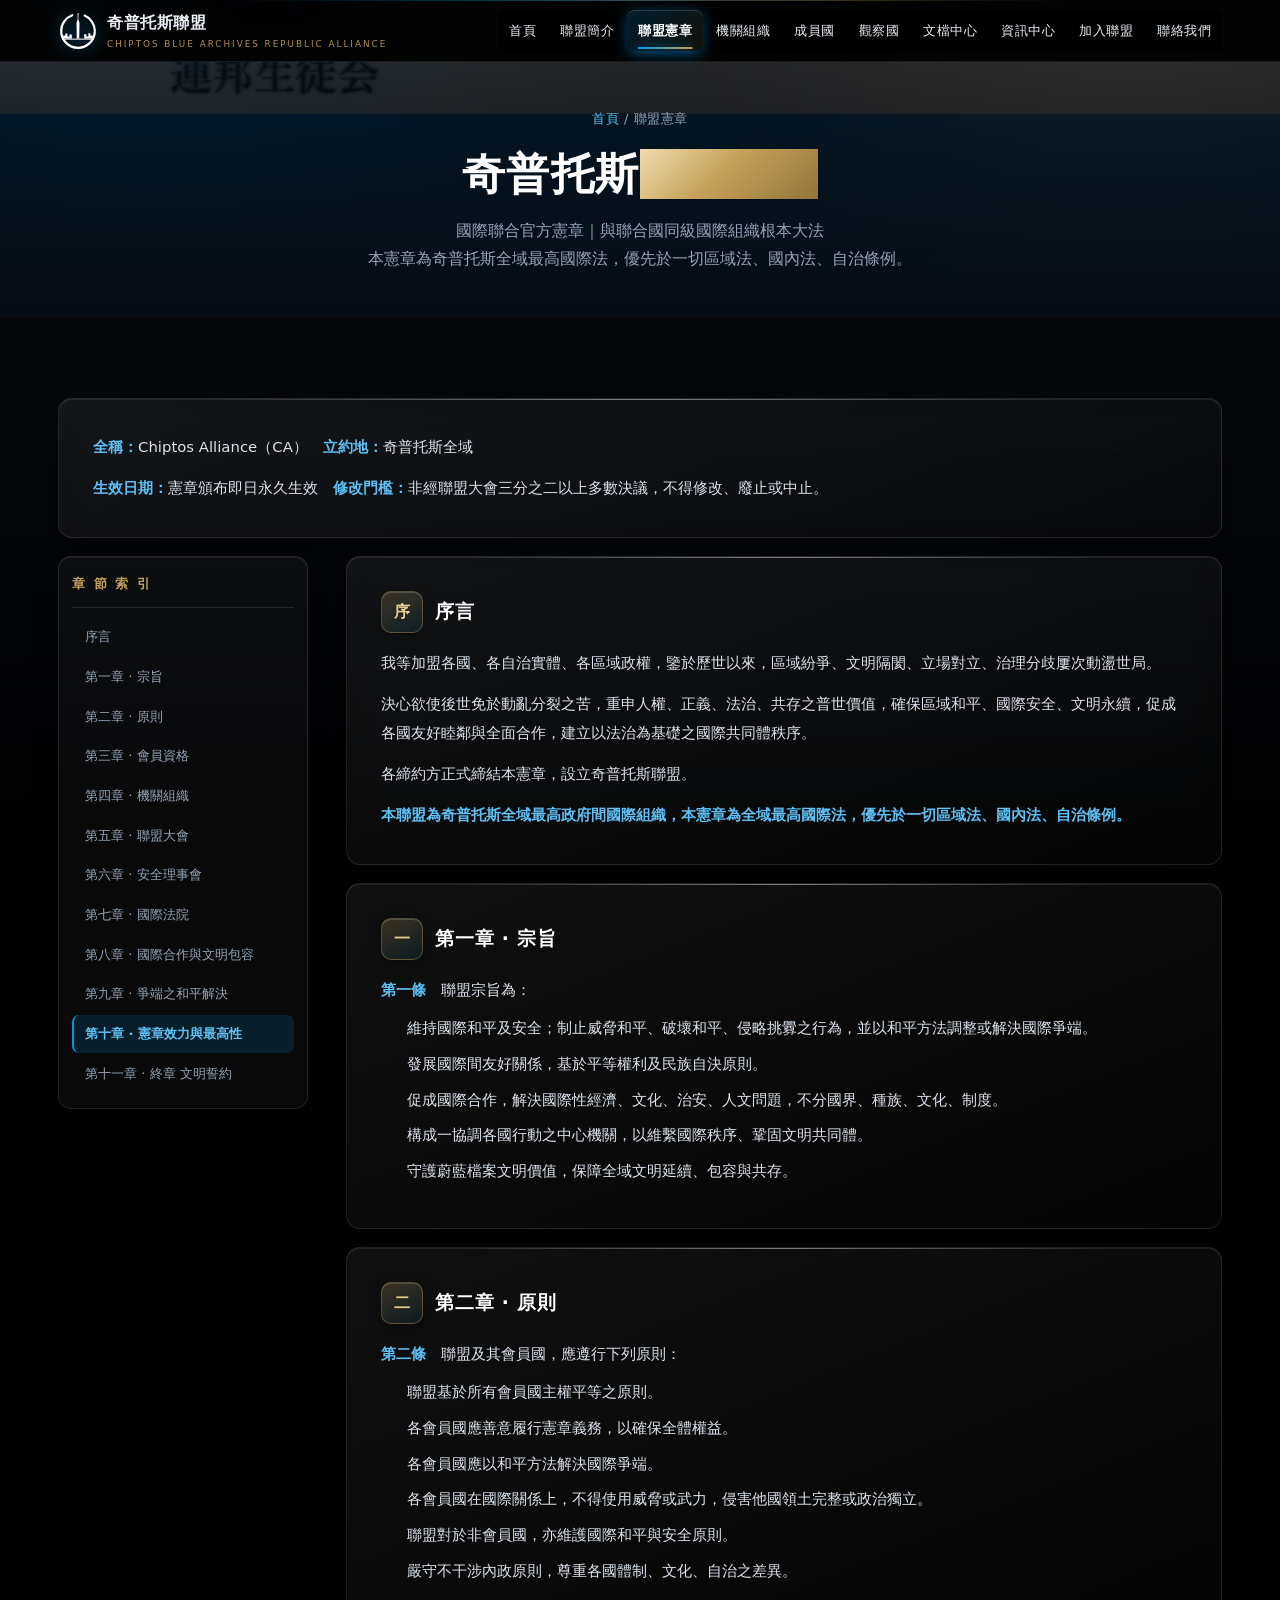
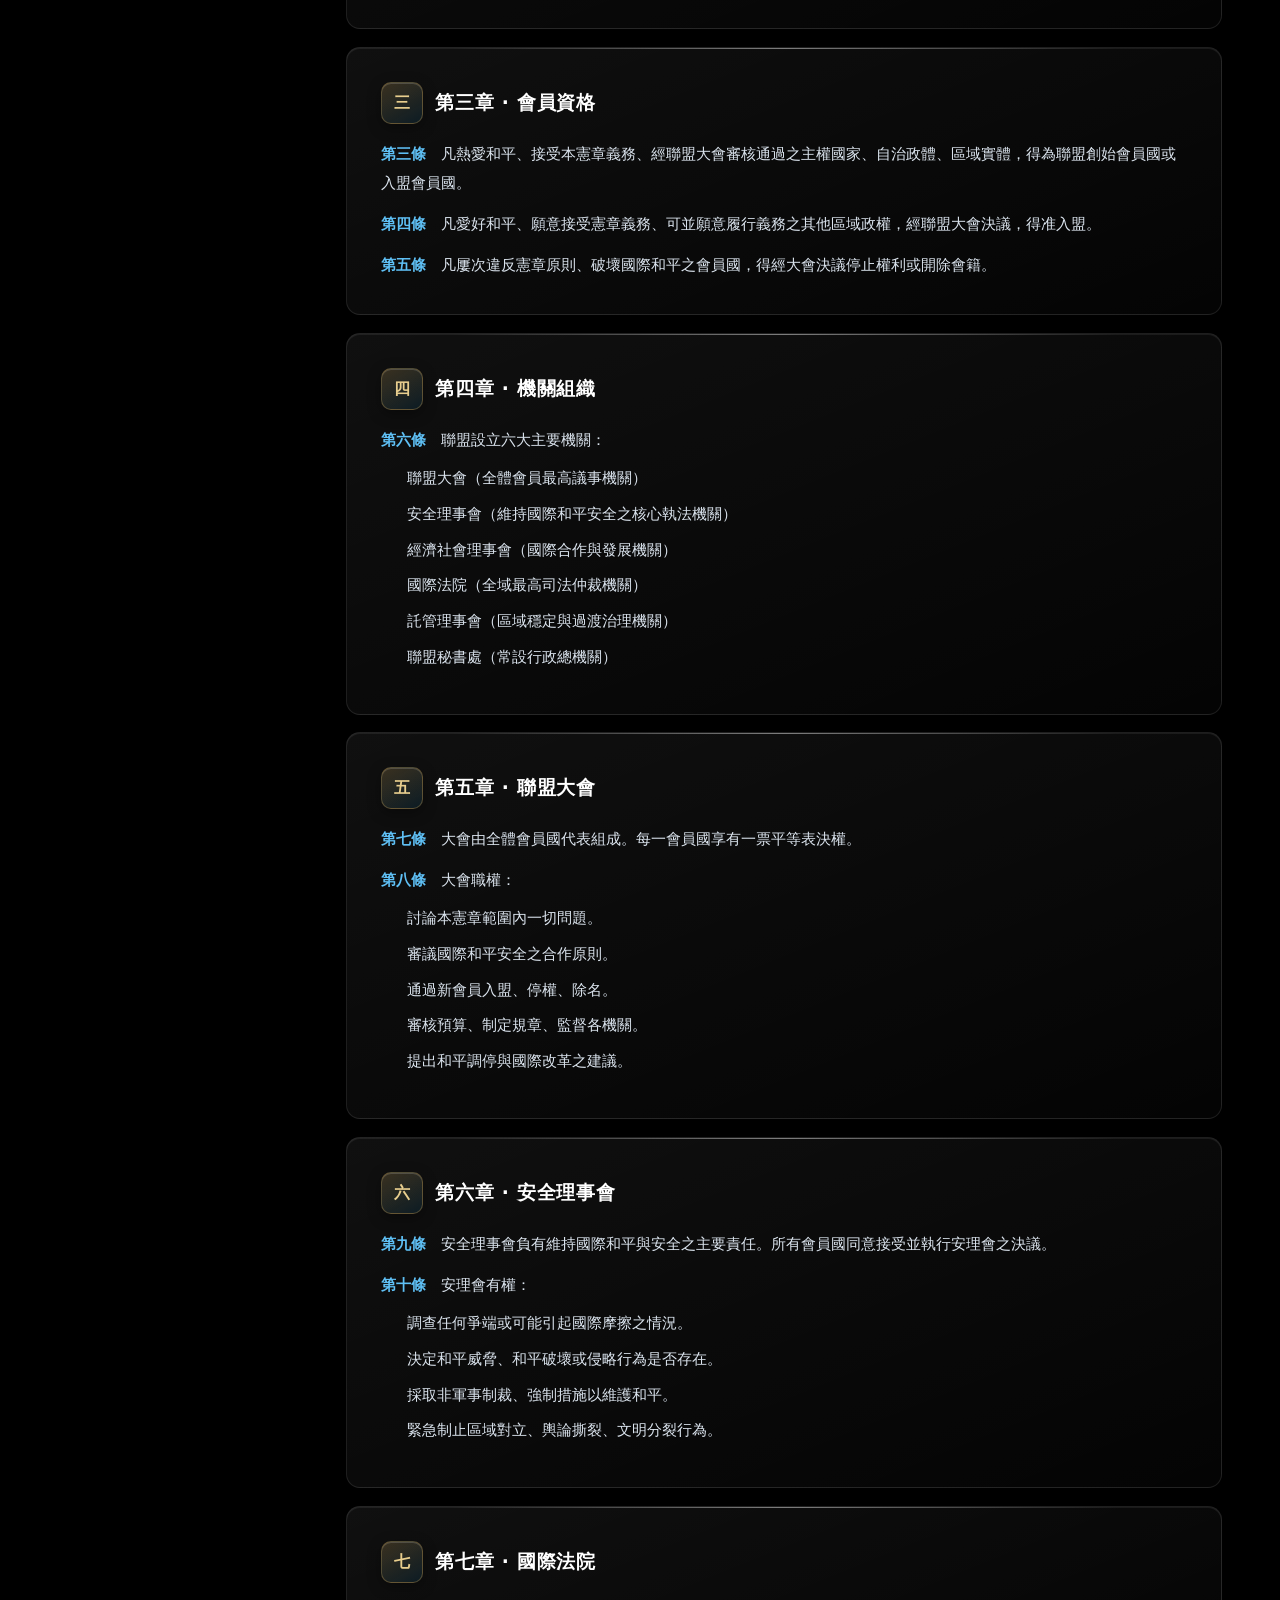
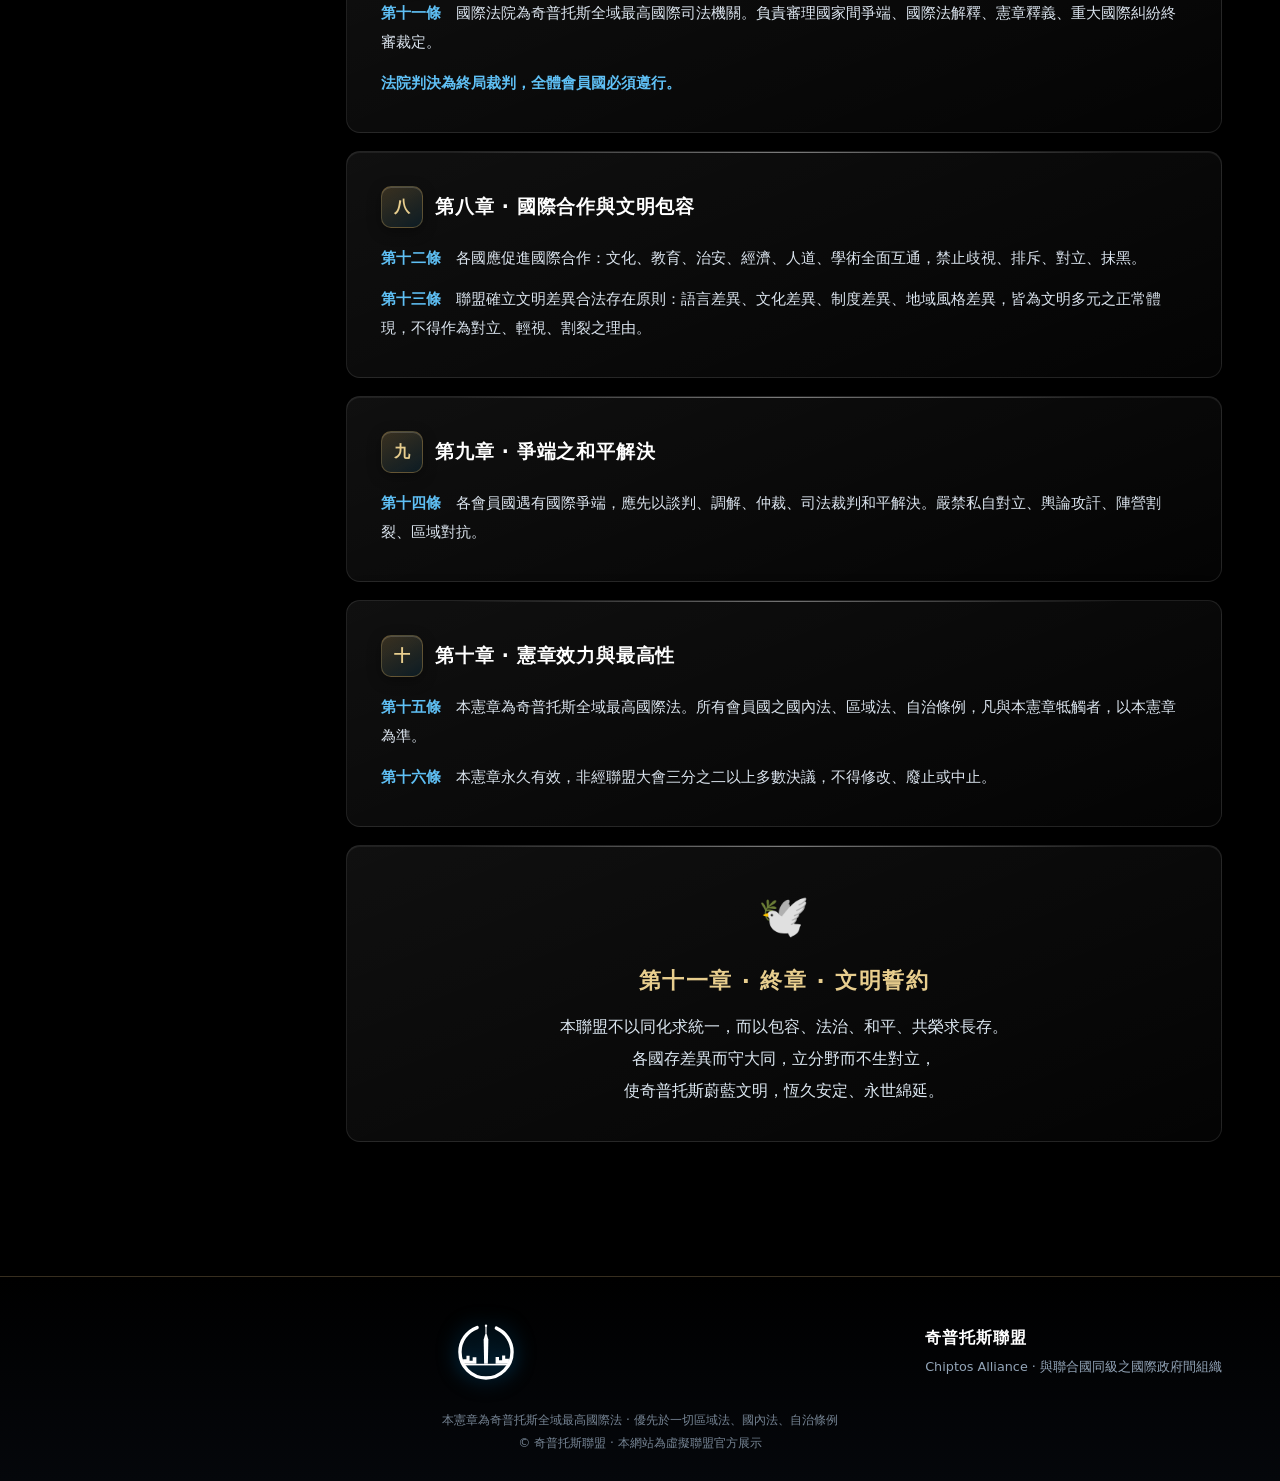
<file: charter.html>
<!DOCTYPE html>
<html lang="zh-Hant">
<head>
<meta charset="UTF-8">
<meta name="viewport" content="width=device-width, initial-scale=1.0, viewport-fit=cover">
<meta name="theme-color" content="#080b11">
<meta name="description" content="聯盟憲章全文 11 章 16 條 · 奇普托斯全域最高國際法">
<title>聯盟憲章 | 奇普托斯聯盟</title>
<link rel="icon" type="image/svg+xml" href="[data-uri]">
<style>
:root{--badge:url("[data-uri]");--flag:url("[data-uri]");}
/* =====================================================================
   奇普托斯聯盟 · CA
   移動優先 (Mobile-First) 響應式樣式
   配色：白 / 蔚藍 / 玄黑 三色體系 + 鎏金點綴
   ===================================================================== */

:root{
  --white:#f5f8fb;
  --blue:#0094e6;
  --blue-lt:#5fc0f5;
  --blue-dk:#0066a0;
  --ink:#080b11;
  --ink2:#10161f;
  --ink3:#161d28;
  --gold:#c5a059;
  --gold-lt:#e8ce8e;
  --text:#e8eef5;
  --muted:#93a5b8;
  --line:rgba(255,255,255,.09);
  --line-blue:rgba(0,148,230,.3);
  --nav-h:62px;
  --ease:cubic-bezier(.22,.68,.35,1);
}

/* ---------- 基礎重置（移動優先） ---------- */
*,*::before,*::after{margin:0;padding:0;box-sizing:border-box}
html{
  scroll-behavior:smooth;
  scroll-padding-top:calc(var(--nav-h) + 12px);
  -webkit-text-size-adjust:100%;      /* 防止 iOS 橫屏字體放大 */
  text-size-adjust:100%;
}
body{
  font-family:"Noto Sans TC","PingFang TC","Microsoft JhengHei",system-ui,-apple-system,"Helvetica Neue",sans-serif;
  background:var(--ink);
  color:var(--text);
  line-height:1.75;
  font-size:16px;                      /* 手機基準字號 */
  overflow-x:hidden;                   /* 防止橫向溢出 */
  -webkit-font-smoothing:antialiased;
  word-wrap:break-word;
  overflow-wrap:break-word;            /* 長國名/長單詞強制換行 */
}
img{max-width:100%;height:auto;display:block;border:0}
a{color:inherit;text-decoration:none;-webkit-tap-highlight-color:transparent}
button,input,select,textarea{font-family:inherit;font-size:16px} /* iOS 防止 zoom */
ul,ol{list-style:none}
:focus-visible{outline:2px solid var(--blue-lt);outline-offset:2px}
::selection{background:var(--blue);color:#fff}

/* 滾動條（桌面） */
::-webkit-scrollbar{width:8px;height:8px}
::-webkit-scrollbar-track{background:var(--ink)}
::-webkit-scrollbar-thumb{background:linear-gradient(var(--blue),var(--blue-dk));border-radius:4px}

/* ---------- 背景層 ---------- */
body::before{
  content:"";position:fixed;inset:0;z-index:-2;pointer-events:none;
  background:
    radial-gradient(900px 520px at 12% -8%, rgba(0,148,230,.30), transparent 60%),
    radial-gradient(760px 460px at 88% 6%, rgba(197,160,89,.15), transparent 56%),
    linear-gradient(180deg,#070a0f 0%,#0a0e15 45%,#06080c 100%);
}
body::after{
  content:"";position:fixed;inset:0;z-index:-1;pointer-events:none;
  background-image:
    linear-gradient(rgba(255,255,255,.035) 1px,transparent 1px),
    linear-gradient(90deg,rgba(255,255,255,.035) 1px,transparent 1px);
  background-size:48px 48px;
  -webkit-mask-image:radial-gradient(circle at 50% 28%,#000 0%,transparent 72%);
  mask-image:radial-gradient(circle at 50% 28%,#000 0%,transparent 72%);
}

/* ---------- 進度條 ---------- */
#progress{
  position:fixed;top:0;left:0;height:3px;width:0;z-index:9999;
  background:linear-gradient(90deg,var(--blue),var(--gold));
  box-shadow:0 0 10px rgba(0,148,230,.8);
}

/* =====================================================================
   頁首 / 導航（移動優先：漢堡選單）
   ===================================================================== */
.site-header{
  position:fixed;top:0;left:0;right:0;z-index:1000;height:var(--nav-h);
  background:rgba(8,11,17,.82);
  -webkit-backdrop-filter:blur(14px);backdrop-filter:blur(14px);
  border-bottom:1px solid var(--line);
  transition:box-shadow .35s var(--ease),border-color .35s var(--ease);
}
.site-header.scrolled{
  border-bottom-color:var(--line-blue);
  box-shadow:0 4px 26px rgba(0,0,0,.55);
}
.header-inner{
  max-width:1180px;margin:0 auto;height:100%;
  padding:0 14px;
  display:flex;align-items:center;justify-content:space-between;gap:10px;
}
.brand{display:flex;align-items:center;gap:9px;min-width:0;flex:1}
.brand img{
  width:36px;height:36px;flex:none;border-radius:50%;
  filter:drop-shadow(0 0 8px rgba(0,148,230,.55));
}
.brand-text{display:flex;flex-direction:column;min-width:0}
.brand-cn{
  font-size:.98rem;font-weight:800;color:#fff;letter-spacing:.5px;
  white-space:nowrap;overflow:hidden;text-overflow:ellipsis;
}
.brand-en{
  font-size:.55rem;color:var(--gold);letter-spacing:1.2px;
  white-space:nowrap;overflow:hidden;text-overflow:ellipsis;
}
/* 漢堡按鈕：44px 觸控區 */
.nav-toggle{
  flex:none;width:44px;height:44px;display:flex;align-items:center;justify-content:center;
  background:rgba(0,148,230,.12);border:1px solid var(--line-blue);border-radius:9px;
  color:var(--blue-lt);font-size:1.15rem;cursor:pointer;transition:.25s;
}
.nav-toggle:hover{background:rgba(0,148,230,.24)}
.nav-toggle:active{transform:scale(.94)}

/* 導航列：手機為全屏下拉面板 */
.main-nav{
  position:fixed;top:var(--nav-h);left:0;right:0;
  max-height:calc(100vh - var(--nav-h));overflow-y:auto;
  -webkit-overflow-scrolling:touch;
  background:rgba(8,11,17,.985);
  -webkit-backdrop-filter:blur(16px);backdrop-filter:blur(16px);
  border-bottom:1px solid var(--line-blue);
  padding:8px 12px 16px;
  transform:translateY(-102%);opacity:0;visibility:hidden;
  transition:transform .36s var(--ease),opacity .28s var(--ease),visibility .28s;
  box-shadow:0 18px 40px rgba(0,0,0,.6);
}
.main-nav.open{transform:translateY(0);opacity:1;visibility:visible}
.main-nav a{
  display:block;padding:13px 14px;border-radius:9px;
  font-size:.94rem;color:var(--text);letter-spacing:.5px;
  border-left:2px solid transparent;transition:.22s;
}
.main-nav a:hover,.main-nav a:focus{
  background:rgba(0,148,230,.15);color:#fff;border-left-color:var(--blue);
}
.main-nav a.active{
  background:linear-gradient(135deg,var(--blue),var(--blue-dk));
  color:#fff;font-weight:700;border-left-color:var(--gold);
  box-shadow:0 3px 12px rgba(0,148,230,.4);
}
/* 選單遮罩 */
.nav-mask{
  position:fixed;inset:0;top:var(--nav-h);z-index:998;
  background:rgba(0,0,0,.55);opacity:0;visibility:hidden;transition:.3s;
}
.nav-mask.show{opacity:1;visibility:visible}

/* =====================================================================
   首頁 Hero
   ===================================================================== */
.hero{
  position:relative;min-height:100svh;   /* svh 解決手機瀏覽器網址列跳動 */
  min-height:100vh;                      /* 回退 */
  display:flex;align-items:center;justify-content:center;
  padding:calc(var(--nav-h) + 40px) 18px 70px;
  overflow:hidden;text-align:center;
}
.hero-flag{
  position:absolute;inset:0;z-index:0;
  background:var(--flag) center/cover no-repeat;
  opacity:.14;
  filter:saturate(1.1);
}
.hero-veil{
  position:absolute;inset:0;z-index:1;
  background:linear-gradient(180deg,rgba(8,11,17,.55) 0%,rgba(8,11,17,.90) 100%);
}
.hero-content{position:relative;z-index:2;max-width:900px;width:100%}
.hero-badge{
  display:inline-block;margin-bottom:18px;padding:7px 16px;border-radius:999px;
  font-size:.72rem;letter-spacing:2px;color:var(--blue-lt);
  background:rgba(0,148,230,.12);border:1px solid var(--line-blue);
}
.hero-logo{
  width:96px;height:96px;margin:0 auto 20px;
  filter:drop-shadow(0 0 26px rgba(0,148,230,.6));
  animation:floaty 4.5s ease-in-out infinite;
}
@keyframes floaty{0%,100%{transform:translateY(0)}50%{transform:translateY(-9px)}}
.hero-title{
  font-size:clamp(1.55rem,7.2vw,3.9rem);   /* 手機不過大 */
  font-weight:900;color:#fff;line-height:1.28;letter-spacing:1px;
}
.gold-gradient{
  background:linear-gradient(100deg,var(--blue-lt),var(--gold-lt),var(--blue-lt));
  -webkit-background-clip:text;background-clip:text;color:transparent;
}
.hero-sub{
  margin-top:14px;font-size:clamp(.7rem,3vw,.95rem);
  color:var(--gold);letter-spacing:2.5px;
}
.hero-desc{
  margin-top:18px;font-size:clamp(.86rem,3.6vw,1.02rem);
  color:var(--muted);max-width:620px;margin-left:auto;margin-right:auto;
}
.hero-actions{
  margin-top:30px;display:flex;flex-direction:column;gap:11px;align-items:stretch;
}
.scroll-hint{
  position:absolute;bottom:20px;left:50%;transform:translateX(-50%);z-index:2;
  color:var(--muted);font-size:.74rem;letter-spacing:2px;
  animation:bob 2.1s ease-in-out infinite;
}
@keyframes bob{0%,100%{transform:translate(-50%,0);opacity:.55}50%{transform:translate(-50%,7px);opacity:1}}

/* ---------- 按鈕 ---------- */
.btn{
  display:inline-flex;align-items:center;justify-content:center;gap:8px;
  padding:14px 26px;border-radius:10px;font-size:.9rem;font-weight:700;
  letter-spacing:1px;transition:.3s var(--ease);border:1px solid transparent;
  min-height:48px;                      /* 觸控友好 */
}
.btn-primary{
  background:linear-gradient(135deg,var(--blue),var(--blue-dk));color:#fff;
  box-shadow:0 6px 22px rgba(0,148,230,.42);
}
.btn-primary:hover{transform:translateY(-2px);box-shadow:0 12px 30px rgba(0,148,230,.55)}
.btn-gold{
  background:linear-gradient(135deg,var(--gold),#9d7d3d);color:#181206;
  box-shadow:0 6px 22px rgba(197,160,89,.4);
}
.btn-gold:hover{transform:translateY(-2px)}
.btn-ghost{
  color:#fff;border-color:rgba(255,255,255,.28);background:rgba(255,255,255,.03);
}
.btn-ghost:hover{border-color:var(--blue);background:rgba(0,148,230,.14)}

/* =====================================================================
   通用區塊
   ===================================================================== */
.container{width:100%;max-width:1180px;margin:0 auto;padding:0 16px}
.section{padding:56px 0;position:relative}
.section-alt{background:linear-gradient(180deg,transparent,rgba(0,148,230,.045),transparent)}
.section-head{margin-bottom:32px}
.section-head h2{
  font-size:clamp(1.35rem,5.4vw,2.1rem);color:#fff;font-weight:900;letter-spacing:.5px;
}
.section-head .muted{margin-top:8px;font-size:.88rem}
.section-link{display:inline-block;margin-top:10px;color:var(--blue-lt);font-size:.86rem}
.rule{width:56px;height:3px;margin-top:12px;background:linear-gradient(90deg,var(--blue),var(--gold));border-radius:2px}
.muted{color:var(--muted)}
.gold{color:var(--gold-lt)}

/* 分頁 Hero */
.page-hero{
  position:relative;padding:calc(var(--nav-h) + 46px) 0 46px;text-align:center;overflow:hidden;
}
.page-hero .hero-bg{
  position:absolute;inset:0;z-index:0;
  background:var(--flag) center/cover no-repeat;opacity:.10;
}
.page-hero .hero-bg::after{
  content:"";position:absolute;inset:0;
  background:linear-gradient(180deg,rgba(8,11,17,.7),rgba(8,11,17,.95));
}
.page-hero .container{position:relative;z-index:1}
.page-hero h1{
  font-size:clamp(1.5rem,6.4vw,2.7rem);color:#fff;font-weight:900;letter-spacing:.5px;line-height:1.3;
}
.page-hero .hero-desc{
  margin-top:14px;color:var(--muted);font-size:clamp(.84rem,3.5vw,.98rem);
  max-width:660px;margin-left:auto;margin-right:auto;
}
.breadcrumb{
  font-size:.78rem;color:var(--muted);margin-bottom:14px;letter-spacing:.5px;
}
.breadcrumb a{color:var(--blue-lt)}

/* ---------- 統計 ---------- */
.stats{
  display:grid;grid-template-columns:repeat(2,1fr);gap:12px;   /* 手機 2 欄 */
}
.stat{
  background:linear-gradient(160deg,rgba(255,255,255,.055),rgba(255,255,255,.012));
  border:1px solid var(--line);border-radius:13px;padding:22px 12px;text-align:center;
  position:relative;overflow:hidden;transition:.35s var(--ease);
}
.stat::before{
  content:"";position:absolute;top:0;left:0;right:0;height:3px;
  background:linear-gradient(90deg,var(--blue),var(--gold));
}
.stat:hover{transform:translateY(-4px);border-color:var(--line-blue)}
.stat-num{
  display:block;font-size:clamp(1.7rem,8vw,2.5rem);font-weight:900;
  color:var(--blue-lt);line-height:1.1;
}
.stat-label{display:block;margin-top:7px;font-size:.78rem;color:var(--muted);letter-spacing:.5px}

/* ---------- 網格（自動適配，手機單欄） ---------- */
.grid-2,.grid-3,.grid-4{
  display:grid;gap:14px;grid-template-columns:1fr;   /* 手機：單欄 */
}

/* ---------- 資訊卡 ---------- */
.info-card{
  background:linear-gradient(165deg,rgba(255,255,255,.055),rgba(255,255,255,.012));
  border:1px solid var(--line);border-radius:14px;padding:24px 20px;
  transition:.35s var(--ease);
}
.info-card:hover{transform:translateY(-5px);border-color:var(--line-blue);box-shadow:0 14px 34px rgba(0,0,0,.42)}
.info-icon{
  width:50px;height:50px;border-radius:12px;display:flex;align-items:center;justify-content:center;
  font-size:1.5rem;margin-bottom:14px;
  background:linear-gradient(135deg,rgba(0,148,230,.22),rgba(0,148,230,.05));
  border:1px solid var(--line-blue);
}
.info-card h4{color:#fff;font-size:1.06rem;margin-bottom:8px;line-height:1.5}
.info-card p{font-size:.9rem}

/* ---------- 快速入口卡 ---------- */
.entry-card{
  display:flex;align-items:center;gap:16px;padding:20px;border-radius:13px;
  background:linear-gradient(150deg,rgba(0,148,230,.12),rgba(255,255,255,.02));
  border:1px solid var(--line-blue);transition:.3s var(--ease);
}
.entry-card:hover{transform:translateY(-4px);border-color:var(--gold);background:linear-gradient(150deg,rgba(197,160,89,.16),rgba(255,255,255,.03))}
.entry-num{
  flex:none;width:44px;height:44px;border-radius:10px;display:flex;align-items:center;justify-content:center;
  background:linear-gradient(135deg,var(--blue),var(--blue-dk));color:#fff;font-weight:900;font-size:1rem;
}
.entry-card h4{color:#fff;font-size:1rem;margin-bottom:4px}
.entry-card p{font-size:.82rem}

/* =====================================================================
   成員國 / 觀察員（重點：完整顯示國名）
   ===================================================================== */
.filters{
  display:flex;gap:8px;flex-wrap:wrap;margin-bottom:24px;
  padding-bottom:4px;                    /* 允許內部換行 */
}
.filter-btn{
  padding:9px 16px;border-radius:999px;font-size:.82rem;cursor:pointer;
  background:rgba(255,255,255,.04);border:1px solid var(--line);color:var(--muted);
  transition:.25s;min-height:38px;white-space:nowrap;
}
.filter-btn:hover{color:#fff;border-color:var(--line-blue)}
.filter-btn:active{transform:scale(.95)}
.filter-btn.active{
  background:linear-gradient(135deg,var(--blue),var(--blue-dk));color:#fff;
  border-color:transparent;font-weight:700;box-shadow:0 3px 12px rgba(0,148,230,.4);
}

.member-grid{display:grid;grid-template-columns:1fr;gap:13px}   /* 手機單欄 */
.member-card{
  display:flex;align-items:center;gap:14px;padding:16px;border-radius:13px;
  background:linear-gradient(150deg,rgba(255,255,255,.05),rgba(255,255,255,.012));
  border:1px solid var(--line);transition:.3s var(--ease);
}
.member-card:hover{transform:translateY(-3px);border-color:var(--line-blue);background:linear-gradient(150deg,rgba(0,148,230,.13),rgba(255,255,255,.02))}
.member-flag{
  flex:none;width:46px;height:34px;border-radius:5px;
  box-shadow:0 2px 9px rgba(0,0,0,.45);border:1px solid rgba(255,255,255,.16);
}
.member-body{flex:1;min-width:0}   /* min-width:0 讓長國名正常換行 */
.member-no{
  display:inline-block;font-size:.68rem;color:var(--gold);letter-spacing:1.5px;font-weight:700;
}
.member-card h3{
  font-size:.98rem;color:#fff;font-weight:700;line-height:1.45;margin-top:2px;
  overflow-wrap:anywhere;               /* 長國名完整換行不截斷 */
}
.member-en{
  display:block;font-size:.72rem;color:var(--muted);margin-top:3px;letter-spacing:.4px;
  overflow-wrap:anywhere;
}
.badge{
  display:inline-block;margin-top:7px;padding:3px 10px;border-radius:999px;
  font-size:.68rem;letter-spacing:.6px;font-weight:700;
}
.badge-member{background:rgba(0,148,230,.18);color:var(--blue-lt);border:1px solid var(--line-blue)}
.badge-observer{background:rgba(197,160,89,.16);color:var(--gold-lt);border:1px solid rgba(197,160,89,.35)}

.empty-state{
  text-align:center;padding:40px 18px;color:var(--muted);font-size:.9rem;
  border:1px dashed var(--line);border-radius:13px;
}

/* 觀察員 */
.observer-list{display:grid;grid-template-columns:1fr;gap:14px}
.observer-item{
  display:flex;align-items:flex-start;gap:14px;padding:18px;border-radius:13px;
  background:linear-gradient(150deg,rgba(197,160,89,.09),rgba(255,255,255,.015));
  border:1px solid rgba(197,160,89,.22);transition:.3s var(--ease);
}
.observer-item:hover{transform:translateY(-3px);border-color:rgba(197,160,89,.5)}
.observer-flag{
  flex:none;width:46px;height:34px;border-radius:5px;
  box-shadow:0 2px 9px rgba(0,0,0,.45);border:1px solid rgba(255,255,255,.16);
}
.observer-body{flex:1;min-width:0}
.observer-head{display:flex;align-items:center;gap:10px;flex-wrap:wrap}
.observer-head h3{font-size:1rem;color:#fff;font-weight:700;line-height:1.45;overflow-wrap:anywhere}
.observer-body .member-en{display:block;margin-top:4px}
.observer-body p{font-size:.85rem;margin-top:8px}

.notice-card{
  margin-top:26px;padding:20px;border-radius:13px;
  background:rgba(0,148,230,.09);border:1px solid var(--line-blue);
}
.notice-card h4{color:var(--blue-lt);font-size:1rem;margin-bottom:8px}
.notice-card p{font-size:.87rem}
.notice-card a{color:var(--gold-lt);text-decoration:underline}

/* =====================================================================
   憲章條文
   ===================================================================== */
.charter-wrap{display:grid;grid-template-columns:1fr;gap:26px}  /* 手機單欄 */
.toc{
  position:static;background:rgba(255,255,255,.03);border:1px solid var(--line);
  border-radius:13px;padding:16px 13px;
}
.toc-title{
  color:var(--gold);font-weight:800;letter-spacing:2px;font-size:.82rem;
  padding-bottom:11px;border-bottom:1px solid var(--line);margin-bottom:10px;
}
.toc-links{display:flex;flex-direction:column;gap:2px}
.toc a{
  display:block;color:var(--muted);font-size:.82rem;padding:9px 11px;border-radius:7px;
  transition:.22s;border-left:2px solid transparent;line-height:1.5;
}
.toc a:hover{color:#fff;background:rgba(0,148,230,.12)}
.toc a.on{color:var(--blue-lt);border-left-color:var(--blue);background:rgba(0,148,230,.15);font-weight:700}

.article{
  background:rgba(255,255,255,.025);border:1px solid var(--line);border-radius:14px;
  padding:24px 20px;margin-bottom:18px;scroll-margin-top:calc(var(--nav-h) + 16px);
  transition:.4s var(--ease);
}
.article.on{border-color:rgba(197,160,89,.45);box-shadow:0 10px 32px rgba(0,0,0,.4)}
.art-head{display:flex;align-items:center;gap:12px;margin-bottom:16px;flex-wrap:wrap}
.art-no{
  flex:none;width:42px;height:42px;border-radius:10px;
  background:linear-gradient(135deg,var(--gold),#9d7d3d);color:#181206;
  font-weight:900;font-size:1rem;display:flex;align-items:center;justify-content:center;
  box-shadow:0 3px 12px rgba(197,160,89,.4);
}
.art-title{font-size:1.16rem;color:#fff;font-weight:800;line-height:1.45;overflow-wrap:anywhere}
.art-body{color:#d3dee9;font-size:.93rem}
.art-body ol,.art-body ul{padding-left:20px;margin-top:10px}
.art-body li{margin:9px 0;padding-left:5px;line-height:1.8}
.art-body strong{color:var(--blue-lt)}
.art-body p+p{margin-top:12px}
.preamble{background:linear-gradient(135deg,rgba(0,148,230,.13),rgba(197,160,89,.06));border-color:var(--line-blue)}
.covenant{
  background:linear-gradient(160deg,rgba(197,160,89,.15),rgba(0,148,230,.06));
  border:1px solid rgba(197,160,89,.45);text-align:center;padding:38px 22px;
}
.covenant .seal{font-size:2.6rem;margin-bottom:12px}
.covenant h3{color:var(--gold-lt);font-size:1.35rem;letter-spacing:1.5px;line-height:1.5}
.covenant p{color:#dde8f2;margin-top:14px;font-size:1rem;line-height:2}

/* =====================================================================
   組織架構 / 時間軸
   ===================================================================== */
.org-tier{
  border:1px solid var(--line);border-radius:13px;padding:20px;margin-bottom:14px;
  background:linear-gradient(150deg,rgba(255,255,255,.04),rgba(255,255,255,.01));
}
.org-tier.lead{
  border-color:rgba(197,160,89,.5);
  background:linear-gradient(150deg,rgba(197,160,89,.14),rgba(0,148,230,.05));
}
.org-tier h4{color:var(--gold-lt);margin-bottom:12px;font-size:1rem;line-height:1.5}
.org-nodes{display:grid;grid-template-columns:1fr;gap:10px}
.org-node{
  padding:12px 14px;border-radius:9px;text-align:center;font-size:.88rem;
  background:rgba(0,148,230,.13);border:1px solid var(--line-blue);color:#fff;
}

.timeline{position:relative;padding-left:24px}
.timeline::before{
  content:"";position:absolute;left:6px;top:6px;bottom:6px;width:2px;
  background:linear-gradient(var(--blue),var(--gold));
}
.tl-item{position:relative;padding:0 0 24px 18px}
.tl-item::before{
  content:"";position:absolute;left:-24px;top:6px;width:13px;height:13px;border-radius:50%;
  background:var(--ink);border:3px solid var(--blue);box-shadow:0 0 0 3px rgba(0,148,230,.15);
}
.tl-year{color:var(--gold-lt);font-weight:800;font-size:.88rem;letter-spacing:1px}
.tl-item h4{color:#fff;margin:5px 0;font-size:1.02rem;line-height:1.5;overflow-wrap:anywhere}
.tl-item p{color:var(--muted);font-size:.88rem}

/* =====================================================================
   新聞 / 文檔
   ===================================================================== */
.news-list{display:grid;gap:12px}
.news-row{
  display:flex;flex-direction:column;gap:8px;padding:18px;border-radius:12px;
  background:rgba(255,255,255,.028);border:1px solid var(--line);transition:.3s var(--ease);
}
.news-row:hover{transform:translateY(-3px);border-color:var(--line-blue);background:rgba(0,148,230,.08)}
.news-date{font-size:.74rem;color:var(--gold);letter-spacing:1px;font-weight:700}
.news-tag{
  align-self:flex-start;padding:3px 10px;border-radius:999px;font-size:.68rem;font-weight:700;
}
.tag-meeting{background:rgba(0,148,230,.2);color:var(--blue-lt)}
.tag-member{background:rgba(197,160,89,.18);color:var(--gold-lt)}
.tag-charter{background:rgba(255,255,255,.09);color:var(--muted)}
.news-title{color:#fff;font-size:.95rem;line-height:1.6;overflow-wrap:anywhere}

.doc-group{margin-bottom:34px}
.doc-group h3{
  color:var(--gold-lt);font-size:1.05rem;margin-bottom:14px;
  padding-left:11px;border-left:3px solid var(--gold);line-height:1.5;
}
.doc-card{
  display:flex;align-items:center;gap:13px;padding:16px;border-radius:11px;
  background:rgba(255,255,255,.03);border:1px solid var(--line);transition:.3s var(--ease);
  margin-bottom:10px;
}
.doc-card:hover{border-color:var(--blue);background:rgba(0,148,230,.1);transform:translateX(4px)}
.doc-tag{
  flex:none;padding:4px 10px;border-radius:6px;font-size:.68rem;font-weight:700;letter-spacing:.6px;
}
.doc-tag.core{background:linear-gradient(135deg,var(--gold),#9d7d3d);color:#181206}
.doc-tag.rule{background:rgba(0,148,230,.2);color:var(--blue-lt);border:1px solid var(--line-blue)}
.doc-tag.doc{background:rgba(255,255,255,.08);color:var(--muted)}
.doc-text{flex:1;min-width:0}
.doc-text b{display:block;color:#fff;font-size:.95rem;line-height:1.5;overflow-wrap:anywhere}
.doc-text span{font-size:.8rem;color:var(--muted)}
.doc-arrow{color:var(--muted);font-size:1.2rem;flex:none}

/* =====================================================================
   表單
   ===================================================================== */
.form-wrap{
  background:rgba(255,255,255,.03);border:1px solid var(--line);
  border-radius:15px;padding:24px 18px;
}
.form-row{display:grid;grid-template-columns:1fr;gap:0}
.fgroup{margin-bottom:16px}
.fgroup label{display:block;margin-bottom:7px;color:var(--muted);font-size:.85rem;letter-spacing:.4px}
.fgroup label i{color:var(--gold);font-style:normal}
.fgroup input,.fgroup select,.fgroup textarea{
  width:100%;padding:13px 14px;border-radius:9px;
  background:rgba(0,0,0,.32);border:1px solid rgba(255,255,255,.13);
  color:#fff;font-size:16px;transition:.25s;min-height:48px;   /* 16px 防 iOS zoom */
}
.fgroup input:focus,.fgroup select:focus,.fgroup textarea:focus{
  outline:none;border-color:var(--blue);box-shadow:0 0 0 3px rgba(0,148,230,.18);
}
.fgroup textarea{min-height:120px;resize:vertical;line-height:1.7}
.fgroup select{
  -webkit-appearance:none;appearance:none;
  background-image:url("data:image/svg+xml;utf8,<svg xmlns='http://www.w3.org/2000/svg' width='13' height='13' fill='%235fc0f5'><path d='M3 5l3.5 3.5L10 5z'/></svg>");
  background-repeat:no-repeat;background-position:right 14px center;padding-right:38px;
}
.form-note{margin-top:12px;font-size:.8rem;color:var(--muted);text-align:center}

/* ---------- 聯絡卡 ---------- */
.contact-grid{display:grid;grid-template-columns:1fr;gap:13px}
.contact-card{
  padding:22px;border-radius:13px;background:rgba(255,255,255,.03);
  border:1px solid var(--line);transition:.3s var(--ease);
}
.contact-card:hover{border-color:var(--line-blue);transform:translateY(-4px)}
.contact-card h4{color:var(--blue-lt);margin-bottom:8px;font-size:1.02rem;line-height:1.5}
.contact-card p{font-size:.88rem}

/* =====================================================================
   旗幟橫幅
   ===================================================================== */
.flag-banner{
  position:relative;border-radius:14px;overflow:hidden;
  border:1px solid var(--line);box-shadow:0 16px 44px rgba(0,0,0,.5);
}
.flag-banner img{width:100%;opacity:.92}
.flag-cap{
  position:absolute;bottom:0;left:0;right:0;padding:12px 16px;
  background:linear-gradient(0deg,rgba(0,0,0,.88),transparent);
  color:var(--gold-lt);font-size:.78rem;letter-spacing:.8px;line-height:1.6;
}

/* =====================================================================
   頁尾
   ===================================================================== */
.site-footer{
  background:#05070a;border-top:1px solid var(--line);
  padding:44px 0 26px;margin-top:36px;text-align:center;
}
.footer-brand{
  display:flex;flex-direction:column;align-items:center;gap:12px;margin-bottom:26px;
}
.footer-brand img{width:62px;height:62px;border-radius:50%;filter:drop-shadow(0 0 14px rgba(0,148,230,.5))}
.footer-brand h4{color:#fff;font-size:1.02rem;font-weight:800;line-height:1.5}
.footer-brand p{font-size:.8rem;margin-top:5px}
.footer-meta p{font-size:.76rem;color:var(--muted);line-height:1.9;opacity:.8}

/* =====================================================================
   入場動畫
   ===================================================================== */
.fade-in{opacity:0;transform:translateY(26px);transition:opacity .75s var(--ease),transform .75s var(--ease)}
.fade-in.in{opacity:1;transform:none}
@media (prefers-reduced-motion:reduce){
  .fade-in{opacity:1;transform:none;transition:none}
  .hero-logo,.scroll-hint{animation:none}
  html{scroll-behavior:auto}
}

/* =====================================================================
   📱 → 📲 斷點：小手機 → 平板 → 桌機（移動優先遞增）
   ===================================================================== */

/* ---- ≥400px：極小屏微調 ---- */
@media (min-width:400px){
  .stats{gap:14px}
  .hero-logo{width:110px;height:110px}
}

/* ---- ≥560px：大手機 / 小平板 ---- */
@media (min-width:560px){
  .container{padding:0 22px}
  .section{padding:64px 0}
  .hero{padding:calc(var(--nav-h) + 50px) 24px 76px}
  .hero-actions{flex-direction:row;justify-content:center;flex-wrap:wrap}
  .hero-actions .btn{flex:none}
  .grid-2{grid-template-columns:repeat(2,1fr)}
  .member-grid{grid-template-columns:repeat(2,1fr)}
  .observer-list{grid-template-columns:repeat(2,1fr)}
  .contact-grid{grid-template-columns:repeat(2,1fr)}
  .form-row{grid-template-columns:repeat(2,1fr);gap:0 16px}
  .org-nodes{grid-template-columns:repeat(2,1fr)}
  .news-row{flex-direction:row;align-items:center;gap:14px;flex-wrap:wrap}
  .news-title{flex:1;min-width:200px}
  .footer-brand{flex-direction:row;justify-content:center;text-align:left}
}

/* ---- ≥768px：平板 ---- */
@media (min-width:768px){
  body{font-size:16.5px}
  .container{padding:0 28px}
  .section{padding:76px 0}
  .stats{grid-template-columns:repeat(4,1fr)}
  .grid-3{grid-template-columns:repeat(2,1fr)}
  .member-grid{grid-template-columns:repeat(2,1fr)}
  .hero-title{font-size:clamp(2.4rem,5.4vw,3.6rem)}
  .hero-logo{width:128px;height:128px}
  .article{padding:30px 30px}
  .form-wrap{padding:32px}
  .covenant{padding:46px 34px}
  .toc{max-height:calc(100vh - var(--nav-h) - 40px);overflow-y:auto}
}

/* ---- ≥1024px：桌機 ---- */
@media (min-width:1024px){
  /* 桌機：導航常駐，隱藏漢堡 */
  .nav-toggle{display:none}
  .nav-mask{display:none}
  .main-nav{
    position:static;max-height:none;overflow:visible;
    display:flex;align-items:center;gap:2px;
    background:none;backdrop-filter:none;-webkit-backdrop-filter:none;
    border:none;padding:0;transform:none;opacity:1;visibility:visible;box-shadow:none;
  }
  .main-nav a{
    padding:9px 11px;font-size:.84rem;border-left:none;border-radius:8px;white-space:nowrap;
  }
  .main-nav a:hover{transform:translateY(-1px)}
  .brand img{width:40px;height:40px}
  .grid-3{grid-template-columns:repeat(3,1fr)}
  .grid-4{grid-template-columns:repeat(4,1fr)}
  .member-grid{grid-template-columns:repeat(3,1fr)}
  .observer-list{grid-template-columns:repeat(2,1fr)}
  .charter-wrap{grid-template-columns:250px 1fr;gap:38px;align-items:start}
  .toc{position:sticky;top:calc(var(--nav-h) + 18px)}
  .article{padding:34px 34px}
  .hero-title{font-size:clamp(2.8rem,4.6vw,4rem)}
  .hero-logo{width:140px;height:140px}
  .section{padding:88px 0}
}

/* ---- ≥1280px：大屏 ---- */
@media (min-width:1280px){
  .container{max-width:1220px}
  .member-grid{grid-template-columns:repeat(4,1fr)}
}

/* ---- 橫屏矮屏優化 ---- */
@media (max-height:520px) and (orientation:landscape){
  .hero{min-height:auto;padding:calc(var(--nav-h) + 26px) 20px 40px}
  .hero-logo{width:70px;height:70px;margin-bottom:12px}
  .scroll-hint{display:none}
  .main-nav{max-height:calc(100vh - var(--nav-h));}
}

/* ---- 列印 ---- */
@media print{
  body{background:#fff;color:#000}
  .site-header,.main-nav,.nav-toggle,.scroll-hint,#progress,.hero-flag,.hero-veil{display:none!important}
  .article,.info-card,.member-card{break-inside:avoid;border-color:#ccc}
  .fade-in{opacity:1;transform:none}
}

/* =====================================================================
   入盟申請回執卡（Web3Forms 提交結果）
   ===================================================================== */
.result-card{
  border-radius:15px;padding:24px 20px;margin-top:20px;
  animation:pop .45s var(--ease);
}
@keyframes pop{from{opacity:0;transform:translateY(14px)}to{opacity:1;transform:none}}
.result-ok{
  background:linear-gradient(150deg,rgba(0,148,230,.14),rgba(197,160,89,.07));
  border:1px solid rgba(0,148,230,.45);
  box-shadow:0 14px 40px rgba(0,0,0,.42);
}
.result-error{
  background:rgba(217,100,106,.10);
  border:1px solid rgba(217,100,106,.45);
}
.result-head{
  font-size:1.1rem;font-weight:800;color:#fff;margin-bottom:8px;line-height:1.5;
}
.result-ok .result-head{color:var(--blue-lt)}
.result-error .result-head{color:#f08a8f}
.result-sub{
  font-size:.85rem;color:var(--muted);line-height:1.8;margin-bottom:16px;
}
.result-table{
  width:100%;border-collapse:collapse;font-size:.86rem;
}
.result-table tr{border-bottom:1px solid rgba(255,255,255,.09)}
.result-table tr:last-child{border-bottom:none}
.result-table th{
  text-align:left;color:var(--muted);font-weight:600;
  padding:9px 10px 9px 0;white-space:nowrap;width:38%;vertical-align:top;
}
.result-table td{
  color:#fff;padding:9px 0;text-align:right;
  overflow-wrap:anywhere;line-height:1.6;
}
.result-table td.hl{
  color:var(--gold-lt);font-weight:800;letter-spacing:1px;
}
.status{
  display:inline-block;padding:3px 12px;border-radius:999px;font-size:.74rem;font-weight:700;
  background:rgba(197,160,89,.2);color:var(--gold-lt);border:1px solid rgba(197,160,89,.4);
}
.result-note{
  margin-top:16px;font-size:.82rem;color:var(--muted);line-height:1.85;
  padding-top:14px;border-top:1px solid rgba(255,255,255,.09);
}

@media (min-width:560px){
  .result-table th{width:30%}
  .result-card{padding:28px 26px}
}


/* ===== Base64 內嵌版 · CSS 變數復用，圖片零檔案 ===== */
.brand .emblem,.footer-brand .emblem,.hero-emblem{display:block;background-image:var(--badge);background-size:contain;background-position:center;background-repeat:no-repeat}
.brand .emblem{width:36px;height:36px;flex:none;filter:drop-shadow(0 0 8px rgba(0,148,230,.55))}
.footer-brand .emblem{width:62px;height:62px;margin:0 auto;filter:drop-shadow(0 0 14px rgba(0,148,230,.5))}
.hero-emblem{width:96px;height:96px;margin:0 auto 20px;filter:drop-shadow(0 0 26px rgba(0,148,230,.6));animation:floaty 4.5s ease-in-out infinite}
.flag-render{width:100%;aspect-ratio:16/9;background-image:var(--flag);background-size:cover;background-position:center;border-radius:14px;border:1px solid rgba(255,255,255,.14);box-shadow:0 16px 44px rgba(0,0,0,.5)}
@media(min-width:768px){.hero-emblem{width:140px;height:140px}.brand .emblem{width:40px;height:40px}}


/* =====================================================================
   v15 · 美觀增強（疊加於原有樣式之上，不破壞既有設計）
   ===================================================================== */

/* ---------- 1. 卡片質感：內高光 + 立體陰影 ---------- */
.info-card,.member-card,.observer-item,.article,.contact-card,.doc-card,
.entry-card,.quick-card,.org-tier,.form-wrap,.toc,.stat,.news-row{
  box-shadow:inset 0 1px 0 rgba(255,255,255,.07), 0 8px 26px rgba(0,0,0,.30);
}
.info-card:hover,.member-card:hover,.observer-item:hover,.doc-card:hover,
.entry-card:hover,.quick-card:hover,.contact-card:hover,.news-row:hover,.stat:hover{
  box-shadow:inset 0 1px 0 rgba(255,255,255,.12), 0 20px 46px rgba(0,148,230,.22);
  border-color:rgba(197,160,89,.48);
}

/* ---------- 2. 標題層次 ---------- */
.hero-title{letter-spacing:2px;line-height:1.30;text-shadow:0 4px 24px rgba(0,148,230,.30)}
.page-hero h1{letter-spacing:1.6px;line-height:1.35}
.section-head h2,.section-title{letter-spacing:1px}
.art-title,.info-card h4,.member-card h3,.observer-head h3{letter-spacing:.4px}

/* ---------- 3. 章節標題雙側裝飾線 ---------- */
.section-head h2,.section-title{position:relative;display:inline-block}
.section-head h2::after,.section-title::after{
  content:"";display:block;height:2px;margin:10px auto 0;width:70%;
  background:linear-gradient(90deg,transparent,rgba(0,148,230,.9),rgba(197,160,89,.9),transparent);
  border-radius:2px;
}

/* ---------- 4. 按鈕流光 ---------- */
.btn-primary,.btn-gold,.cta-btn{position:relative;overflow:hidden}
.btn-primary::after,.btn-gold::after,.cta-btn::after{
  content:"";position:absolute;top:0;left:-110%;width:60%;height:100%;
  background:linear-gradient(100deg,transparent,rgba(255,255,255,.30),transparent);
  animation:sheen 4.2s ease-in-out infinite;pointer-events:none;
}
@keyframes sheen{0%{left:-110%}55%{left:120%}100%{left:120%}}
@media(prefers-reduced-motion:reduce){
  .btn-primary::after,.btn-gold::after,.cta-btn::after{animation:none;display:none}
}

/* ---------- 5. 徽標光暈 ---------- */
.brand .emblem,.footer-brand .emblem{animation:breathe 5s ease-in-out infinite}
@keyframes breathe{
  0%,100%{filter:drop-shadow(0 0 8px rgba(0,148,230,.5))}
  50%{filter:drop-shadow(0 0 16px rgba(0,148,230,.85))}
}
@media(prefers-reduced-motion:reduce){.brand .emblem,.footer-brand .emblem{animation:none}}

/* ---------- 6. 分隔線漸變 ---------- */
.rule{height:2px;background:linear-gradient(90deg,rgba(0,148,230,.9),rgba(197,160,89,.9),transparent);border-radius:2px}

/* ---------- 7. 頁腳 ---------- */
.site-footer{border-top:1px solid rgba(197,160,89,.28);box-shadow:0 -10px 40px rgba(0,0,0,.35)}
.footer-brand h4{letter-spacing:1px}

/* ---------- 8. 導航當前項 ---------- */
.main-nav a.active{
  box-shadow:0 3px 14px rgba(0,148,230,.45), inset 0 1px 0 rgba(255,255,255,.15);
}

/* ---------- 9. 徽章 ---------- */
.badge-member,.badge-observer,.badge{
  box-shadow:0 2px 8px rgba(0,0,0,.28);
}
.hero-badge{letter-spacing:2.5px}

/* ---------- 10. 條文編號 ---------- */
.art-no{box-shadow:0 4px 14px rgba(197,160,89,.45), inset 0 1px 0 rgba(255,255,255,.35)}

/* ---------- 11. 首屏載入淡入 ---------- */
body{animation:pageIn .55s ease both}
@keyframes pageIn{from{opacity:0}to{opacity:1}}
@media(prefers-reduced-motion:reduce){body{animation:none}}

/* ---------- 12. 錨點區塊呼吸間距 ---------- */
.article+.article{margin-top:4px}

/* =====================================================================
   v17 · 玄黑主題（主體偏黑）
   ===================================================================== */
:root{
  --ink:#000000;
  --ink2:#06080c;
  --ink3:#0b0e14;
  --line:rgba(255,255,255,.10);
  --line-blue:rgba(0,148,230,.28);
}
body::before{
  background:
    radial-gradient(900px 520px at 12% -8%,rgba(0,148,230,.16),transparent 60%),
    radial-gradient(760px 460px at 88% 6%,rgba(197,160,89,.09),transparent 56%),
    linear-gradient(180deg,#000000,#05070b 45%,#000000)!important;
}
.site-header{background:rgba(0,0,0,.93)!important;border-bottom-color:rgba(255,255,255,.10)!important}
.nav-mask{background:rgba(0,0,0,.6)!important}
.main-nav{background:rgba(0,0,0,.96)!important;border-color:rgba(255,255,255,.08)!important}
.hero{background:radial-gradient(ellipse at center,#05070b 0%,#000000 72%)!important}
.hero-bg,.page-hero .hero-bg{opacity:.5!important}
.section-alt{background:rgba(255,255,255,.018)!important}
.site-footer{background:#000000!important;border-top-color:rgba(197,160,89,.24)!important}
.article,.info-card,.member-card,.observer-item,.doc-card,.entry-card,
.quick-card,.contact-card,.org-tier,.stat,.news-row,.form-wrap,.toc{
  background:rgba(255,255,255,.035)!important;
  border-color:rgba(255,255,255,.10)!important;
}
.article:hover,.info-card:hover,.member-card:hover,.observer-item:hover,
.doc-card:hover,.entry-card:hover,.quick-card:hover,.contact-card:hover,.news-row:hover,.stat:hover{
  background:rgba(255,255,255,.06)!important;
  border-color:rgba(197,160,89,.45)!important;
}
.flag-render{border-color:rgba(255,255,255,.16)!important}
/* =====================================================================
   v21 · 高級版視覺系統
   ===================================================================== */

/* ---------- 0. 基礎變數 ---------- */
:root{
  --gold-grad:linear-gradient(135deg,#f0dcae,#c5a059 46%,#94743a);
  --blue-grad:linear-gradient(135deg,#7fd2ff,#0094e6 52%,#005c94);
  --hair:rgba(255,255,255,.10);
  --hair-gold:rgba(197,160,89,.34);
  --sh-1:0 2px 10px rgba(0,0,0,.30);
  --sh-2:0 12px 34px rgba(0,0,0,.46);
  --sh-glow:0 16px 48px rgba(0,148,230,.26);
  --ease:cubic-bezier(.22,.68,.28,1);
}

/* ---------- 1. 字體渲染與基礎 ---------- */
html{
  -webkit-text-size-adjust:100%;
  scrollbar-color:#0094e6 #000;
  scrollbar-width:thin;
}
body{
  -webkit-font-smoothing:antialiased;
  -moz-osx-font-smoothing:grayscale;
  text-rendering:optimizeLegibility;
  font-feature-settings:"kern" 1;
}
::selection{background:rgba(197,160,89,.34);color:#fff}
a:focus-visible,button:focus-visible,input:focus-visible,
select:focus-visible,textarea:focus-visible,[tabindex]:focus-visible{
  outline:2px solid #0094e6;outline-offset:3px;border-radius:6px;
}

/* ---------- 2. 自訂捲軸 ---------- */
::-webkit-scrollbar{width:10px;height:10px}
::-webkit-scrollbar-track{background:#000}
::-webkit-scrollbar-thumb{
  background:linear-gradient(180deg,#0094e6,#c5a059);
  border-radius:8px;border:2px solid #000;
}
::-webkit-scrollbar-thumb:hover{background:linear-gradient(180deg,#7fd2ff,#e8ce8e)}
::-webkit-scrollbar-corner{background:#000}

/* ---------- 3. 進度條高級化 ---------- */
#progress{
  height:3px!important;
  background:linear-gradient(90deg,#0094e6,#5fc0f5 40%,#c5a059 75%,#f0dcae)!important;
  box-shadow:0 0 12px rgba(0,148,230,.85),0 0 26px rgba(197,160,89,.45);
}

/* ---------- 4. 導航高級化 ---------- */
.site-header{
  transition:background .4s var(--ease),box-shadow .4s var(--ease),border-color .4s;
}
.site-header.scrolled{
  box-shadow:0 10px 40px rgba(0,0,0,.65);
  border-bottom-color:rgba(197,160,89,.30)!important;
}
.brand-cn{
  background:linear-gradient(180deg,#ffffff,#cddaea);
  -webkit-background-clip:text;background-clip:text;
  -webkit-text-fill-color:transparent;
}
.brand-en{letter-spacing:2px!important;opacity:.9}
.main-nav a{
  position:relative;
  transition:color .3s var(--ease);
}
.main-nav a::after{
  content:"";position:absolute;left:50%;bottom:2px;
  width:0;height:2px;border-radius:2px;
  background:linear-gradient(90deg,#0094e6,#c5a059);
  transform:translateX(-50%);
  transition:width .35s var(--ease);
}
.main-nav a:hover::after,
.main-nav a:focus::after{width:62%}
.main-nav a.active::after{width:72%;box-shadow:0 0 10px rgba(0,148,230,.7)}
.main-nav a.active{
  background:linear-gradient(135deg,rgba(0,148,230,.20),rgba(197,160,89,.10));
}

/* ---------- 5. 卡片玻璃質感 + 3D 懸浮 ---------- */
.info-card,.article,.member-card,.observer-item,.doc-card,
.entry-card,.quick-card,.contact-card,.org-tier,.stat,.news-row{
  position:relative;overflow:hidden;
  background:linear-gradient(158deg,rgba(255,255,255,.062),rgba(255,255,255,.014))!important;
  border:1px solid var(--hair)!important;
  backdrop-filter:blur(10px);-webkit-backdrop-filter:blur(10px);
  box-shadow:var(--sh-1),inset 0 1px 0 rgba(255,255,255,.07);
  transition:transform .5s var(--ease),box-shadow .5s var(--ease),
             border-color .5s var(--ease),background .5s var(--ease);
  will-change:transform;
}
/* 頂部高光 */
.info-card::before,.article::before,.member-card::before,.observer-item::before,
.doc-card::before,.entry-card::before,.quick-card::before,.contact-card::before,
.org-tier::before,.stat::before,.news-row::before{
  content:"";position:absolute;left:12%;right:12%;top:0;height:1px;
  background:linear-gradient(90deg,transparent,rgba(255,255,255,.42),transparent);
  pointer-events:none;
}
/* 懸浮 */
.info-card:hover,.article:hover,.member-card:hover,.observer-item:hover,
.doc-card:hover,.entry-card:hover,.quick-card:hover,.contact-card:hover,
.org-tier:hover,.stat:hover,.news-row:hover{
  transform:translateY(-7px) scale(1.014);
  box-shadow:var(--sh-glow),inset 0 1px 0 rgba(255,255,255,.14)!important;
  border-color:var(--hair-gold)!important;
}
@media(hover:none){
  .info-card:hover,.article:hover,.member-card:hover,.observer-item:hover,
  .doc-card:hover,.entry-card:hover,.quick-card:hover,.contact-card:hover,
  .org-tier:hover,.stat:hover,.news-row:hover{transform:none}
}

/* ---------- 6. 標題層次 ---------- */
.section-head h2,.section-title{
  background:linear-gradient(180deg,#ffffff,#b9c8d8);
  -webkit-background-clip:text;background-clip:text;
  -webkit-text-fill-color:transparent;
  letter-spacing:1.4px!important;
}
.section-head h2::after,.section-title::after{
  background:linear-gradient(90deg,transparent,rgba(0,148,230,.95),
             rgba(197,160,89,.95),transparent)!important;
}
.gold,.gold-gradient{
  background:var(--gold-grad)!important;
  -webkit-background-clip:text;background-clip:text;
  -webkit-text-fill-color:transparent;
}

/* ---------- 7. 按鈕高級化 ---------- */
.btn{
  letter-spacing:.6px!important;
  transition:transform .35s var(--ease),box-shadow .35s var(--ease),
             filter .35s var(--ease),background .35s;
}
.btn:hover{filter:brightness(1.12)}
.btn:active{transform:translateY(1px) scale(.985)}
.btn-primary{box-shadow:0 8px 26px rgba(0,148,230,.42),inset 0 1px 0 rgba(255,255,255,.22)}
.btn-gold{box-shadow:0 8px 26px rgba(197,160,89,.38),inset 0 1px 0 rgba(255,255,255,.30)}
.btn-ghost:hover{border-color:var(--hair-gold)!important;background:rgba(255,255,255,.07)!important}

/* ---------- 8. 徽章 ---------- */
.badge,.badge-member,.badge-observer,.hero-badge,.doc-tag{
  backdrop-filter:blur(6px);
  border:1px solid rgba(255,255,255,.14);
  letter-spacing:.6px;
}
.badge-member{background:linear-gradient(135deg,rgba(0,148,230,.24),rgba(0,148,230,.08))!important}
.badge-observer{background:linear-gradient(135deg,rgba(197,160,89,.22),rgba(197,160,89,.06))!important}

/* ---------- 9. 章節編號立體 ---------- */
.art-no,.member-no{
  background:var(--gold-grad)!important;
  -webkit-background-clip:text;background-clip:text;
  -webkit-text-fill-color:transparent;
  letter-spacing:1px;
}
.art-no{
  position:relative;
  border:1px solid var(--hair-gold);
  background:linear-gradient(150deg,rgba(197,160,89,.24),rgba(0,148,230,.10))!important;
  -webkit-background-clip:border-box!important;background-clip:border-box!important;
  -webkit-text-fill-color:#e8ce8e;
  color:#e8ce8e;
  box-shadow:0 4px 14px rgba(0,0,0,.35),inset 0 1px 0 rgba(255,255,255,.16);
}

/* ---------- 10. 條文排版 ---------- */
.art-body{line-height:1.95!important}
.art-body p,.art-body li{color:#dbe4ee}
.art-title{letter-spacing:.8px!important;font-weight:700}
.art-body ol li,.art-body ul li{padding-left:6px}

/* ---------- 11. 分隔線 ---------- */
.rule,.section-head .rule{
  height:2px;
  background:linear-gradient(90deg,rgba(0,148,230,.95),rgba(197,160,89,.95),transparent)!important;
  box-shadow:0 0 14px rgba(0,148,230,.30);
}

/* ---------- 12. 麵包屑 ---------- */
.breadcrumb{font-size:.82rem;letter-spacing:.5px}
.breadcrumb a{transition:color .3s,text-shadow .3s}
.breadcrumb a:hover{color:#7fd2ff;text-shadow:0 0 12px rgba(0,148,230,.6)}

/* ---------- 13. 頁腳 ---------- */
.site-footer{
  background:linear-gradient(180deg,#000,#05070b)!important;
  border-top:1px solid rgba(197,160,89,.26)!important;
  box-shadow:0 -14px 46px rgba(0,0,0,.55);
}
.footer-brand .emblem{filter:drop-shadow(0 0 10px rgba(0,148,230,.55))}

/* ---------- 14. 旗幟渲染 ---------- */
.flag-render,.member-flag,.observer-flag{
  box-shadow:inset 0 0 0 1px rgba(255,255,255,.16),0 3px 12px rgba(0,0,0,.42)!important;
}

/* ---------- 15. 淡入錯峰 ---------- */
.fade-in{transition:opacity .7s var(--ease),transform .7s var(--ease)}
.fade-in:nth-child(1){transition-delay:0s}
.fade-in:nth-child(2){transition-delay:.06s}
.fade-in:nth-child(3){transition-delay:.12s}
.fade-in:nth-child(4){transition-delay:.18s}
.fade-in:nth-child(5){transition-delay:.24s}
.fade-in:nth-child(6){transition-delay:.30s}
.fade-in:nth-child(n+7){transition-delay:.36s}

/* ---------- 16. 容器與區塊呼吸 ---------- */
.section{padding-top:clamp(3rem,7vw,5rem)!important;padding-bottom:clamp(3rem,7vw,5rem)!important}
.section-alt{position:relative}
.section-alt::before{
  content:"";position:absolute;inset:0;pointer-events:none;
  background:radial-gradient(600px 300px at 50% 0%,rgba(0,148,230,.06),transparent 70%);
}

/* ---------- 17. 連結底線動畫 ---------- */
.footer-links a,.doc-text b,.quick-card h4{transition:color .3s var(--ease)}
a:not(.btn):not(.brand):not(.main-nav a):not(.doc-card):not(.quick-card){
  text-decoration:none;
}

/* ---------- 18. 輸入框（表單頁） ---------- */
input,select,textarea{
  transition:border-color .3s var(--ease),box-shadow .3s var(--ease),background .3s;
}
input:focus,select:focus,textarea:focus{
  border-color:rgba(0,148,230,.65)!important;
  box-shadow:0 0 0 3px rgba(0,148,230,.16),inset 0 1px 0 rgba(255,255,255,.08)!important;
}

/* ---------- 19. 提示卡 ---------- */
.notice{border-radius:12px;backdrop-filter:blur(8px)}

/* ---------- 20. 頂部細光帶 ---------- */
body::after{
  content:"";position:fixed;top:0;left:0;right:0;height:1px;z-index:9998;
  background:linear-gradient(90deg,transparent,rgba(0,148,230,.5),rgba(197,160,89,.5),transparent);
  pointer-events:none;
}
</style>
</head>
<body>
<div id="progress"></div>

<header class="site-header">
  <div class="container header-inner">
    <a href="index.html" class="brand">
      <span class="emblem"></span>
      <div class="brand-text">
        <span class="brand-cn">奇普托斯聯盟</span>
        <span class="brand-en">CHIPTOS BLUE ARCHIVES REPUBLIC ALLIANCE</span>
      </div>
    </a>
    <nav class="main-nav" id="mainNav">
      <a href="index.html">首頁</a>
      <a href="about.html">聯盟簡介</a>
      <a href="charter.html" class="active">聯盟憲章</a>
      <a href="structure.html">機關組織</a>
      <a href="members.html">成員國</a>
      <a href="observers.html">觀察國</a>
      <a href="documents.html">文檔中心</a>
      <a href="news.html">資訊中心</a>
      <a href="join.html">加入聯盟</a>
      <a href="contact.html">聯絡我們</a>
    </nav>
    <button class="nav-toggle" id="navToggle" aria-label="開啟選單" aria-expanded="false">☰</button>
  </div>
</header>
<div class="nav-mask" id="navMask"></div>

<section class="page-hero">
  <div class="hero-bg" aria-hidden="true"></div>
  <div class="container">
    <div class="breadcrumb"><a href="index.html">首頁</a> <span>/</span> <span>聯盟憲章</span></div>
    <h1>奇普托斯<span class="gold">聯盟憲章</span></h1>
    <p class="hero-desc">國際聯合官方憲章｜與聯合國同級國際組織根本大法<br>本憲章為奇普托斯全域最高國際法，優先於一切區域法、國內法、自治條例。</p>
  </div>
</section>

<section class="section">
  <div class="container">
    <div class="article fade-in" style="border-color:rgba(197,160,89,.4);background:linear-gradient(135deg,rgba(197,160,89,.10),rgba(0,148,230,.05))">
      <div class="art-body">
        <p><strong>全稱：</strong>Chiptos Alliance（CA）　<strong>立約地：</strong>奇普托斯全域</p>
        <p><strong>生效日期：</strong>憲章頒布即日永久生效　<strong>修改門檻：</strong>非經聯盟大會三分之二以上多數決議，不得修改、廢止或中止。</p>
      </div>
    </div>

    <div class="charter-wrap">
      <nav class="toc fade-in">
        <div class="toc-title">章 節 索 引</div>
        <div class="toc-links">
          <a href="#preamble">序言</a>
          <a href="#ch1">第一章 · 宗旨</a>
          <a href="#ch2">第二章 · 原則</a>
          <a href="#ch3">第三章 · 會員資格</a>
          <a href="#ch4">第四章 · 機關組織</a>
          <a href="#ch5">第五章 · 聯盟大會</a>
          <a href="#ch6">第六章 · 安全理事會</a>
          <a href="#ch7">第七章 · 國際法院</a>
          <a href="#ch8">第八章 · 國際合作與文明包容</a>
          <a href="#ch9">第九章 · 爭端之和平解決</a>
          <a href="#ch10">第十章 · 憲章效力與最高性</a>
          <a href="#ch11">第十一章 · 終章 文明誓約</a>
        </div>
      </nav>

      <div>
      <article class="article fade-in preamble" id="preamble">
        <div class="art-head"><div class="art-no">序</div><div class="art-title">序言</div></div>
        <div class="art-body">
          <p>我等加盟各國、各自治實體、各區域政權，鑒於歷世以來，區域紛爭、文明隔閡、立場對立、治理分歧屢次動盪世局。</p>
          <p>決心欲使後世免於動亂分裂之苦，重申人權、正義、法治、共存之普世價值，確保區域和平、國際安全、文明永續，促成各國友好睦鄰與全面合作，建立以法治為基礎之國際共同體秩序。</p>
          <p>各締約方正式締結本憲章，設立奇普托斯聯盟。</p>
          <p><strong>本聯盟為奇普托斯全域最高政府間國際組織，本憲章為全域最高國際法，優先於一切區域法、國內法、自治條例。</strong></p>
        </div>
      </article>
      <article class="article fade-in " id="ch1">
        <div class="art-head"><div class="art-no">一</div><div class="art-title">第一章 · 宗旨</div></div>
        <div class="art-body">
          <p><strong>第一條</strong>　聯盟宗旨為：</p>
          <ol>
            <li>維持國際和平及安全；制止威脅和平、破壞和平、侵略挑釁之行為，並以和平方法調整或解決國際爭端。</li>
            <li>發展國際間友好關係，基於平等權利及民族自決原則。</li>
            <li>促成國際合作，解決國際性經濟、文化、治安、人文問題，不分國界、種族、文化、制度。</li>
            <li>構成一協調各國行動之中心機關，以維繫國際秩序、鞏固文明共同體。</li>
            <li>守護蔚藍檔案文明價值，保障全域文明延續、包容與共存。</li>
          </ol>
        </div>
      </article>
      <article class="article fade-in " id="ch2">
        <div class="art-head"><div class="art-no">二</div><div class="art-title">第二章 · 原則</div></div>
        <div class="art-body">
          <p><strong>第二條</strong>　聯盟及其會員國，應遵行下列原則：</p>
          <ol>
            <li>聯盟基於所有會員國主權平等之原則。</li>
            <li>各會員國應善意履行憲章義務，以確保全體權益。</li>
            <li>各會員國應以和平方法解決國際爭端。</li>
            <li>各會員國在國際關係上，不得使用威脅或武力，侵害他國領土完整或政治獨立。</li>
            <li>聯盟對於非會員國，亦維護國際和平與安全原則。</li>
            <li>嚴守不干涉內政原則，尊重各國體制、文化、自治之差異。</li>
          </ol>
        </div>
      </article>
      <article class="article fade-in " id="ch3">
        <div class="art-head"><div class="art-no">三</div><div class="art-title">第三章 · 會員資格</div></div>
        <div class="art-body">
          <p><strong>第三條</strong>　凡熱愛和平、接受本憲章義務、經聯盟大會審核通過之主權國家、自治政體、區域實體，得為聯盟創始會員國或入盟會員國。</p>
          <p><strong>第四條</strong>　凡愛好和平、願意接受憲章義務、可並願意履行義務之其他區域政權，經聯盟大會決議，得准入盟。</p>
          <p><strong>第五條</strong>　凡屢次違反憲章原則、破壞國際和平之會員國，得經大會決議停止權利或開除會籍。</p>
        </div>
      </article>
      <article class="article fade-in " id="ch4">
        <div class="art-head"><div class="art-no">四</div><div class="art-title">第四章 · 機關組織</div></div>
        <div class="art-body">
          <p><strong>第六條</strong>　聯盟設立六大主要機關：</p>
          <ol>
            <li>聯盟大會（全體會員最高議事機關）</li>
            <li>安全理事會（維持國際和平安全之核心執法機關）</li>
            <li>經濟社會理事會（國際合作與發展機關）</li>
            <li>國際法院（全域最高司法仲裁機關）</li>
            <li>託管理事會（區域穩定與過渡治理機關）</li>
            <li>聯盟秘書處（常設行政總機關）</li>
          </ol>
        </div>
      </article>
      <article class="article fade-in " id="ch5">
        <div class="art-head"><div class="art-no">五</div><div class="art-title">第五章 · 聯盟大會</div></div>
        <div class="art-body">
          <p><strong>第七條</strong>　大會由全體會員國代表組成。每一會員國享有一票平等表決權。</p>
          <p><strong>第八條</strong>　大會職權：</p>
          <ol>
            <li>討論本憲章範圍內一切問題。</li>
            <li>審議國際和平安全之合作原則。</li>
            <li>通過新會員入盟、停權、除名。</li>
            <li>審核預算、制定規章、監督各機關。</li>
            <li>提出和平調停與國際改革之建議。</li>
          </ol>
        </div>
      </article>
      <article class="article fade-in " id="ch6">
        <div class="art-head"><div class="art-no">六</div><div class="art-title">第六章 · 安全理事會</div></div>
        <div class="art-body">
          <p><strong>第九條</strong>　安全理事會負有維持國際和平與安全之主要責任。所有會員國同意接受並執行安理會之決議。</p>
          <p><strong>第十條</strong>　安理會有權：</p>
          <ol>
            <li>調查任何爭端或可能引起國際摩擦之情況。</li>
            <li>決定和平威脅、和平破壞或侵略行為是否存在。</li>
            <li>採取非軍事制裁、強制措施以維護和平。</li>
            <li>緊急制止區域對立、輿論撕裂、文明分裂行為。</li>
          </ol>
        </div>
      </article>
      <article class="article fade-in " id="ch7">
        <div class="art-head"><div class="art-no">七</div><div class="art-title">第七章 · 國際法院</div></div>
        <div class="art-body">
          <p><strong>第十一條</strong>　國際法院為奇普托斯全域最高國際司法機關。負責審理國家間爭端、國際法解釋、憲章釋義、重大國際糾紛終審裁定。</p>
          <p><strong>法院判決為終局裁判，全體會員國必須遵行。</strong></p>
        </div>
      </article>
      <article class="article fade-in " id="ch8">
        <div class="art-head"><div class="art-no">八</div><div class="art-title">第八章 · 國際合作與文明包容</div></div>
        <div class="art-body">
          <p><strong>第十二條</strong>　各國應促進國際合作：文化、教育、治安、經濟、人道、學術全面互通，禁止歧視、排斥、對立、抹黑。</p>
          <p><strong>第十三條</strong>　聯盟確立文明差異合法存在原則：語言差異、文化差異、制度差異、地域風格差異，皆為文明多元之正常體現，不得作為對立、輕視、割裂之理由。</p>
        </div>
      </article>
      <article class="article fade-in " id="ch9">
        <div class="art-head"><div class="art-no">九</div><div class="art-title">第九章 · 爭端之和平解決</div></div>
        <div class="art-body">
          <p><strong>第十四條</strong>　各會員國遇有國際爭端，應先以談判、調解、仲裁、司法裁判和平解決。嚴禁私自對立、輿論攻訐、陣營割裂、區域對抗。</p>
        </div>
      </article>
      <article class="article fade-in " id="ch10">
        <div class="art-head"><div class="art-no">十</div><div class="art-title">第十章 · 憲章效力與最高性</div></div>
        <div class="art-body">
          <p><strong>第十五條</strong>　本憲章為奇普托斯全域最高國際法。所有會員國之國內法、區域法、自治條例，凡與本憲章牴觸者，以本憲章為準。</p>
          <p><strong>第十六條</strong>　本憲章永久有效，非經聯盟大會三分之二以上多數決議，不得修改、廢止或中止。</p>
        </div>
      </article>
      <article class="article covenant fade-in" id="ch11">
        <div class="seal">🕊️</div>
        <h3>第十一章 · 終章 · 文明誓約</h3>
        <p>本聯盟不以同化求統一，而以包容、法治、和平、共榮求長存。<br>各國存差異而守大同，立分野而不生對立，<br>使奇普托斯蔚藍文明，恆久安定、永世綿延。</p>
      </article>
      </div>
    </div>
  </div>
</section>

<footer class="site-footer">
  <div class="container">
    <div class="footer-brand">
      <span class="emblem"></span>
      <div>
        <h4>奇普托斯聯盟</h4>
        <p class="muted">Chiptos Alliance · 與聯合國同級之國際政府間組織</p>
      </div>
    </div>
    <div class="footer-meta">
      <p>本憲章為奇普托斯全域最高國際法 · 優先於一切區域法、國內法、自治條例</p>
      <p>© 奇普托斯聯盟 · 本網站為虛擬聯盟官方展示</p>
    </div>
  </div>
</footer>
<script>
/* =====================================================================
   奇普托斯聯盟 · CA 互動腳本
   ===================================================================== */
(function () {
  'use strict';

  /* ---------- 進度條 + 頁首陰影 ---------- */
  var bar = document.getElementById('progress');
  var hdr = document.querySelector('.site-header');
  function onScroll() {
    var h = document.documentElement.scrollHeight - window.innerHeight;
    if (bar) bar.style.width = (h > 0 ? (window.scrollY / h) * 100 : 0) + '%';
    if (hdr) hdr.classList.toggle('scrolled', window.scrollY > 30);
  }
  window.addEventListener('scroll', onScroll, { passive: true });
  window.addEventListener('resize', onScroll);
  onScroll();

  /* ---------- 行動選單（漢堡） ---------- */
  var toggle = document.getElementById('navToggle');
  var nav = document.getElementById('mainNav');
  var mask = document.getElementById('navMask');

  function closeNav() {
    if (!nav) return;
    nav.classList.remove('open');
    if (mask) mask.classList.remove('show');
    if (toggle) toggle.setAttribute('aria-expanded', 'false');
  }
  function openNav() {
    if (!nav) return;
    nav.classList.add('open');
    if (mask) mask.classList.add('show');
    if (toggle) toggle.setAttribute('aria-expanded', 'true');
  }
  if (toggle && nav) {
    toggle.addEventListener('click', function () {
      nav.classList.contains('open') ? closeNav() : openNav();
    });
    // 點擊導航連結自動收起
    nav.addEventListener('click', function (e) {
      if (e.target.tagName === 'A') closeNav();
    });
  }
  if (mask) mask.addEventListener('click', closeNav);
  // 視窗放大回桌機時重置
  window.addEventListener('resize', function () {
    if (window.innerWidth >= 1024) closeNav();
  });
  // ESC 關閉
  document.addEventListener('keydown', function (e) {
    if (e.key === 'Escape') closeNav();
  });

  /* ---------- 滾動淡入 ---------- */
  var fadeEls = document.querySelectorAll('.fade-in');
  if ('IntersectionObserver' in window && fadeEls.length) {
    var fio = new IntersectionObserver(function (entries) {
      entries.forEach(function (en) {
        if (en.isIntersecting) {
          en.target.classList.add('in');
          fio.unobserve(en.target);
        }
      });
    }, { threshold: 0.1, rootMargin: '0px 0px -30px 0px' });
    fadeEls.forEach(function (el) { fio.observe(el); });
  } else {
    fadeEls.forEach(function (el) { el.classList.add('in'); });
  }

  /* ---------- 數字滾動 ---------- */
  var counters = document.querySelectorAll('[data-count]');
  function runCount(el) {
    var target = parseInt(el.getAttribute('data-count'), 10) || 0;
    var dur = 1500, t0 = performance.now();
    function step(now) {
      var p = Math.min((now - t0) / dur, 1);
      var eased = 1 - Math.pow(1 - p, 3);
      el.textContent = Math.round(target * eased);
      if (p < 1) requestAnimationFrame(step);
      else el.textContent = target;
    }
    requestAnimationFrame(step);
  }
  if ('IntersectionObserver' in window && counters.length) {
    var cio = new IntersectionObserver(function (entries) {
      entries.forEach(function (en) {
        if (en.isIntersecting) { runCount(en.target); cio.unobserve(en.target); }
      });
    }, { threshold: 0.4 });
    counters.forEach(function (c) { cio.observe(c); });
  } else {
    counters.forEach(function (c) { c.textContent = c.getAttribute('data-count'); });
  }

  /* ---------- 分類篩選（成員國 / 新聞） ---------- */
  document.querySelectorAll('[data-filter-target]').forEach(function (group) {
    var box = document.getElementById(group.getAttribute('data-filter-target'));
    if (!box) return;
    var btns = group.querySelectorAll('.filter-btn');
    var empty = group.parentNode.querySelector('.empty-state');

    btns.forEach(function (b) {
      b.addEventListener('click', function () {
        btns.forEach(function (x) { x.classList.remove('active'); });
        b.classList.add('active');

        var f = b.getAttribute('data-filter');
        var shown = 0;

        box.querySelectorAll('.fitem').forEach(function (it) {
          var match = (f === 'all' || f === '' || !f) || it.getAttribute('data-cat') === f;
          it.style.display = match ? '' : 'none';
          if (match) shown++;
        });

        if (empty) empty.style.display = shown === 0 ? '' : 'none';
      });
    });
  });

  /* ---------- 憲章章節索引高亮 ---------- */
  var tocLinks = document.querySelectorAll('.toc a');
  var arts = document.querySelectorAll('.article');
  if (tocLinks.length && arts.length && 'IntersectionObserver' in window) {
    var aio = new IntersectionObserver(function (entries) {
      entries.forEach(function (en) {
        if (en.isIntersecting) {
          var id = en.target.id;
          tocLinks.forEach(function (a) {
            a.classList.toggle('on', a.getAttribute('href') === '#' + id);
          });
          arts.forEach(function (a) { a.classList.toggle('on', a.id === id); });
        }
      });
    }, { rootMargin: '-12% 0px -78% 0px', threshold: 0 });
    arts.forEach(function (a) { aio.observe(a); });
  }

  /* ---------- 表單提交（Web3Forms） ---------- */
  var W3F_ENDPOINT = 'https://api.web3forms.com/submit';

  function genAppId() {
    var d = new Date();
    var y = d.getFullYear();
    var r = Math.floor(Math.random() * 9000) + 1000;
    return 'CA-' + y + '-' + r;
  }

  function pad(n) { return n < 10 ? '0' + n : '' + n; }

  function nowStr() {
    var d = new Date();
    return d.getFullYear() + '-' + pad(d.getMonth() + 1) + '-' + pad(d.getDate()) +
           ' ' + pad(d.getHours()) + ':' + pad(d.getMinutes());
  }

  function esc(s) {
    return String(s == null ? '' : s)
      .replace(/&/g, '&amp;').replace(/</g, '&lt;')
      .replace(/>/g, '&gt;').replace(/"/g, '&quot;');
  }

  document.querySelectorAll('form[data-web3form]').forEach(function (form) {
    var isJoin = form.id === 'joinForm';
    var resultBox = document.getElementById(isJoin ? 'joinResult' : 'contactResult');

    form.addEventListener('submit', function (e) {
      e.preventDefault();

      // ---- 驗證 ----
      var invalid = false, firstBad = null;
      form.querySelectorAll('[required]').forEach(function (el) {
        if (!el.value || !el.value.trim()) {
          el.style.borderColor = '#d9646a';
          invalid = true;
          if (!firstBad) firstBad = el;
        } else {
          el.style.borderColor = '';
        }
      });
      if (invalid) {
        if (firstBad) firstBad.focus();
        if (resultBox) {
          resultBox.style.display = '';
          resultBox.className = 'result-card result-error';
          resultBox.innerHTML = '⚠️ 尚有必填欄位未填寫，請檢查標示紅框之欄位後重新遞交。';
        }
        return;
      }

      // ---- 入盟申請編號 ----
      var appId = '';
      if (isJoin) {
        appId = genAppId();
        var idField = document.getElementById('joinAppId');
        if (idField) idField.value = appId;
      }

      var btn = form.querySelector('button[type="submit"]');
      var old = btn ? btn.textContent : '';
      if (btn) { btn.disabled = true; btn.textContent = '遞交中…'; }
      if (resultBox) { resultBox.style.display = 'none'; }

      var data = new FormData(form);

      fetch(W3F_ENDPOINT, {
        method: 'POST',
        headers: { 'Accept': 'application/json' },
        body: data
      })
      .then(function (r) { return r.json().then(function (j) { return { ok: r.ok, j: j }; }); })
      .then(function (res) {
        if (res.ok && res.j && res.j.success) {
          var html;
          if (isJoin) {
            html = '<div class="result-head">✅ 申請書已送達聯盟秘書處</div>' +
              '<div class="result-sub">本申請依《聯盟憲章》第三、四、八條辦理，將提交安全理事會審議後送聯盟大會表決。</div>' +
              '<table class="result-table">' +
              '<tr><th>申請編號</th><td class="hl">' + esc(appId) + '</td></tr>' +
              '<tr><th>國家 / 政體</th><td>' + esc(data.get('state_name')) + '</td></tr>' +
              '<tr><th>代表姓名</th><td>' + esc(data.get('representative')) + '</td></tr>' +
              '<tr><th>聯絡方式</th><td>' + esc(data.get('contact')) + '</td></tr>' +
              '<tr><th>申請類型</th><td>' + esc(data.get('apply_type')) + '</td></tr>' +
              '<tr><th>憲章義務</th><td>' + esc(data.get('accept_charter')) + '</td></tr>' +
              '<tr><th>遞交時間</th><td>' + esc(nowStr()) + '</td></tr>' +
              '<tr><th>審議狀態</th><td><span class="status">待秘書處受理</span></td></tr>' +
              '</table>' +
              '<p class="result-note">請妥善保存申請編號 ' + esc(appId) +
              '，審議結果將由秘書處透過上述聯絡渠道正式通知，並公告於資訊中心。</p>';
          } else {
            html = '<div class="result-head">✅ 留言已送達聯盟秘書處</div>' +
              '<div class="result-sub">秘書處將於受理後，依登記之聯絡方式儘速回覆。</div>' +
              '<table class="result-table">' +
              '<tr><th>稱謂</th><td>' + esc(data.get('sender_name')) + '</td></tr>' +
              '<tr><th>聯絡方式</th><td>' + esc(data.get('contact')) + '</td></tr>' +
              '<tr><th>事項類別</th><td>' + esc(data.get('category')) + '</td></tr>' +
              '<tr><th>送出時間</th><td>' + esc(nowStr()) + '</td></tr>' +
              '</table>';
          }
          if (resultBox) {
            resultBox.className = 'result-card result-ok';
            resultBox.innerHTML = html;
            resultBox.style.display = '';
          }
          form.reset();
          if (resultBox) resultBox.scrollIntoView({ behavior: 'smooth', block: 'center' });
        } else {
          throw new Error('fail');
        }
      })
      .catch(function () {
        if (resultBox) {
          resultBox.style.display = '';
          resultBox.className = 'result-card result-error';
          resultBox.innerHTML = '⚠️ 遞交失敗，請檢查網路連線後重試，或逕向聯盟秘書處聯絡。' +
            (appId ? '<br><span style="opacity:.8;font-size:.82rem">已產生編號：' + esc(appId) + '（未送出）</span>' : '');
        }
      })
      .then(function () {
        if (btn) { btn.disabled = false; btn.textContent = old; }
      });
    });
  });
})();

</script>
</body>
</html>
</file>
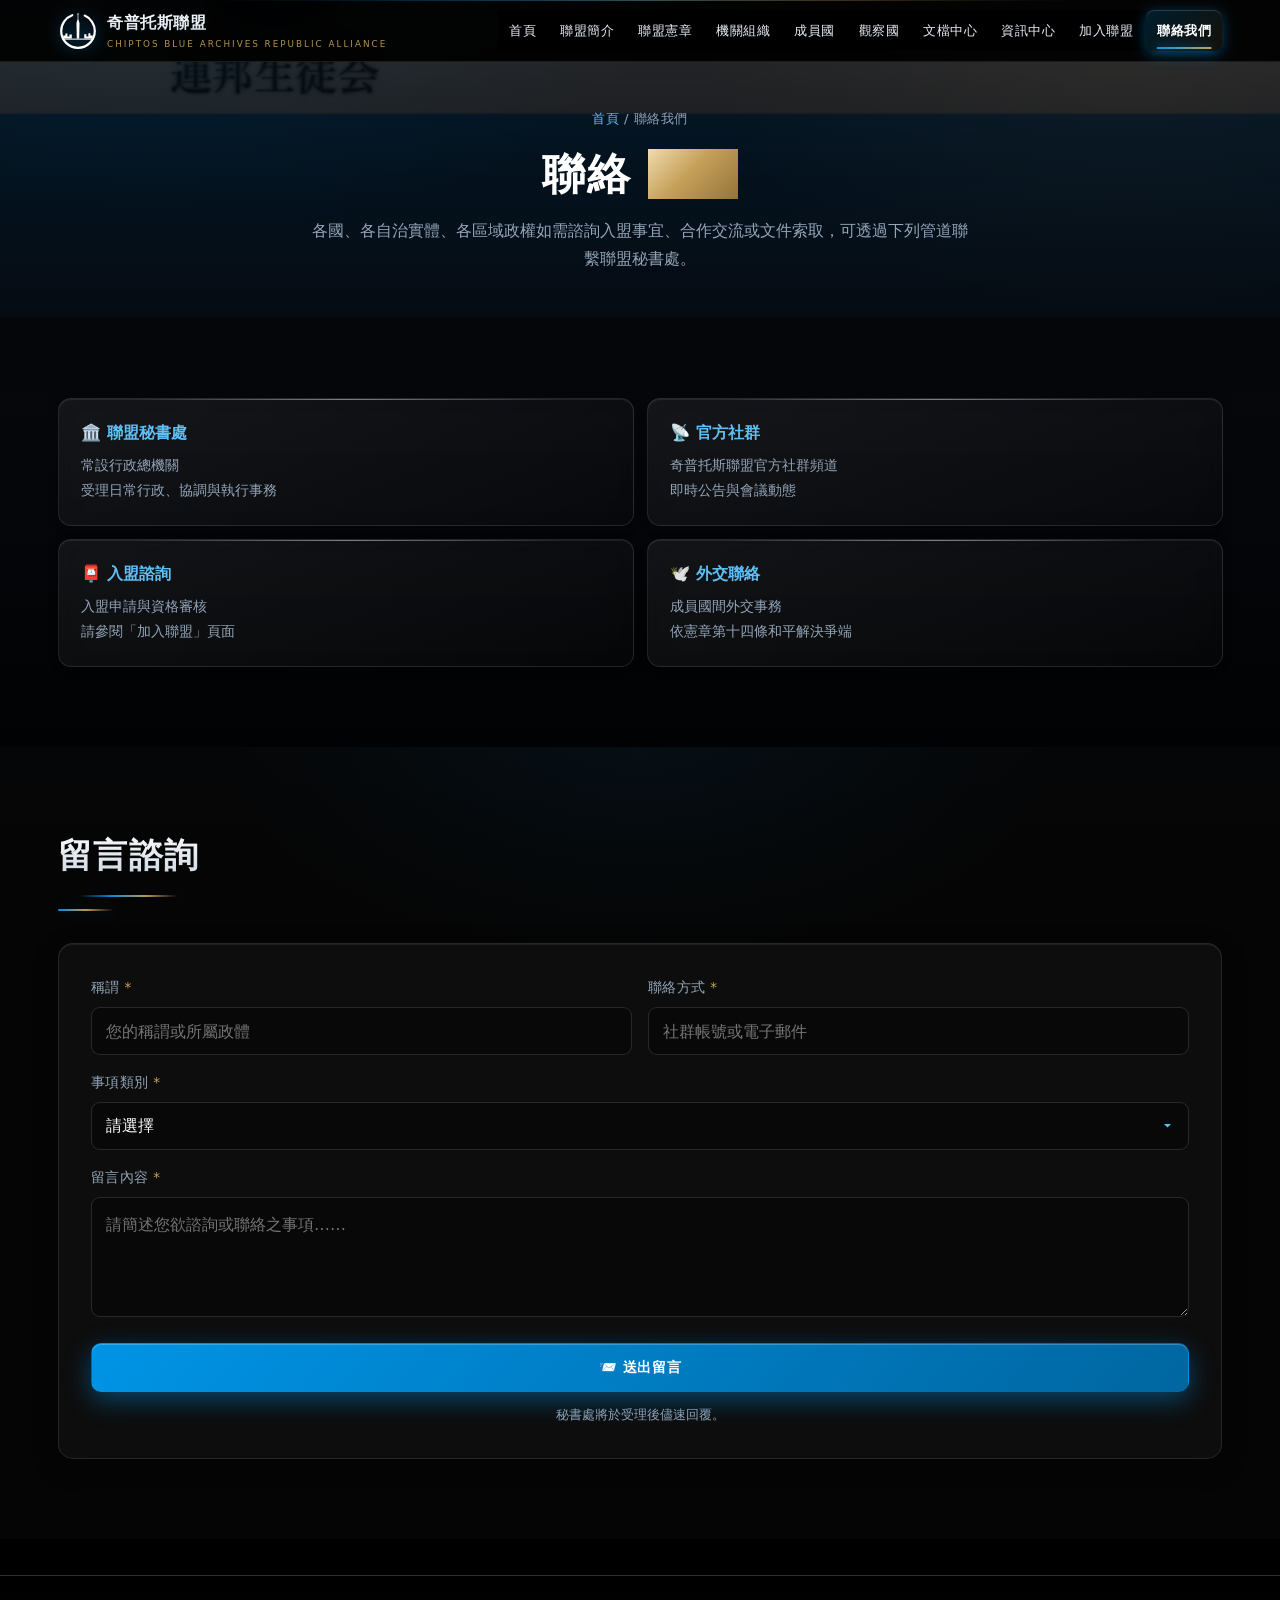
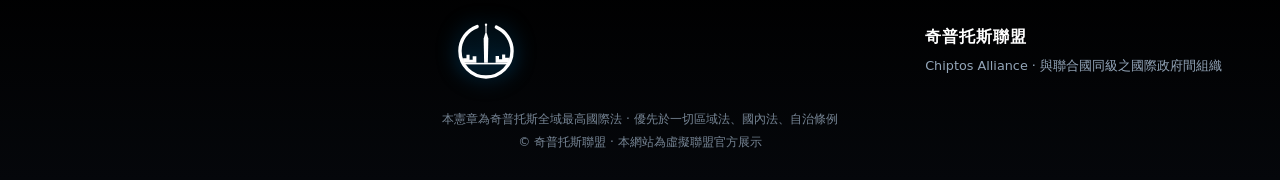
<file: contact.html>
<!DOCTYPE html>
<html lang="zh-Hant">
<head>
<meta charset="UTF-8">
<meta name="viewport" content="width=device-width, initial-scale=1.0, viewport-fit=cover">
<meta name="theme-color" content="#080b11">
<meta name="description" content="奇普托斯聯盟官方網站 · 與聯合國同級之國際政府間組織">
<title>聯絡我們 | 奇普托斯聯盟</title>
<link rel="icon" type="image/svg+xml" href="[data-uri]">
<style>
:root{--badge:url("[data-uri]");--flag:url("[data-uri]");}
/* =====================================================================
   奇普托斯聯盟 · CA
   移動優先 (Mobile-First) 響應式樣式
   配色：白 / 蔚藍 / 玄黑 三色體系 + 鎏金點綴
   ===================================================================== */

:root{
  --white:#f5f8fb;
  --blue:#0094e6;
  --blue-lt:#5fc0f5;
  --blue-dk:#0066a0;
  --ink:#080b11;
  --ink2:#10161f;
  --ink3:#161d28;
  --gold:#c5a059;
  --gold-lt:#e8ce8e;
  --text:#e8eef5;
  --muted:#93a5b8;
  --line:rgba(255,255,255,.09);
  --line-blue:rgba(0,148,230,.3);
  --nav-h:62px;
  --ease:cubic-bezier(.22,.68,.35,1);
}

/* ---------- 基礎重置（移動優先） ---------- */
*,*::before,*::after{margin:0;padding:0;box-sizing:border-box}
html{
  scroll-behavior:smooth;
  scroll-padding-top:calc(var(--nav-h) + 12px);
  -webkit-text-size-adjust:100%;      /* 防止 iOS 橫屏字體放大 */
  text-size-adjust:100%;
}
body{
  font-family:"Noto Sans TC","PingFang TC","Microsoft JhengHei",system-ui,-apple-system,"Helvetica Neue",sans-serif;
  background:var(--ink);
  color:var(--text);
  line-height:1.75;
  font-size:16px;                      /* 手機基準字號 */
  overflow-x:hidden;                   /* 防止橫向溢出 */
  -webkit-font-smoothing:antialiased;
  word-wrap:break-word;
  overflow-wrap:break-word;            /* 長國名/長單詞強制換行 */
}
img{max-width:100%;height:auto;display:block;border:0}
a{color:inherit;text-decoration:none;-webkit-tap-highlight-color:transparent}
button,input,select,textarea{font-family:inherit;font-size:16px} /* iOS 防止 zoom */
ul,ol{list-style:none}
:focus-visible{outline:2px solid var(--blue-lt);outline-offset:2px}
::selection{background:var(--blue);color:#fff}

/* 滾動條（桌面） */
::-webkit-scrollbar{width:8px;height:8px}
::-webkit-scrollbar-track{background:var(--ink)}
::-webkit-scrollbar-thumb{background:linear-gradient(var(--blue),var(--blue-dk));border-radius:4px}

/* ---------- 背景層 ---------- */
body::before{
  content:"";position:fixed;inset:0;z-index:-2;pointer-events:none;
  background:
    radial-gradient(900px 520px at 12% -8%, rgba(0,148,230,.30), transparent 60%),
    radial-gradient(760px 460px at 88% 6%, rgba(197,160,89,.15), transparent 56%),
    linear-gradient(180deg,#070a0f 0%,#0a0e15 45%,#06080c 100%);
}
body::after{
  content:"";position:fixed;inset:0;z-index:-1;pointer-events:none;
  background-image:
    linear-gradient(rgba(255,255,255,.035) 1px,transparent 1px),
    linear-gradient(90deg,rgba(255,255,255,.035) 1px,transparent 1px);
  background-size:48px 48px;
  -webkit-mask-image:radial-gradient(circle at 50% 28%,#000 0%,transparent 72%);
  mask-image:radial-gradient(circle at 50% 28%,#000 0%,transparent 72%);
}

/* ---------- 進度條 ---------- */
#progress{
  position:fixed;top:0;left:0;height:3px;width:0;z-index:9999;
  background:linear-gradient(90deg,var(--blue),var(--gold));
  box-shadow:0 0 10px rgba(0,148,230,.8);
}

/* =====================================================================
   頁首 / 導航（移動優先：漢堡選單）
   ===================================================================== */
.site-header{
  position:fixed;top:0;left:0;right:0;z-index:1000;height:var(--nav-h);
  background:rgba(8,11,17,.82);
  -webkit-backdrop-filter:blur(14px);backdrop-filter:blur(14px);
  border-bottom:1px solid var(--line);
  transition:box-shadow .35s var(--ease),border-color .35s var(--ease);
}
.site-header.scrolled{
  border-bottom-color:var(--line-blue);
  box-shadow:0 4px 26px rgba(0,0,0,.55);
}
.header-inner{
  max-width:1180px;margin:0 auto;height:100%;
  padding:0 14px;
  display:flex;align-items:center;justify-content:space-between;gap:10px;
}
.brand{display:flex;align-items:center;gap:9px;min-width:0;flex:1}
.brand img{
  width:36px;height:36px;flex:none;border-radius:50%;
  filter:drop-shadow(0 0 8px rgba(0,148,230,.55));
}
.brand-text{display:flex;flex-direction:column;min-width:0}
.brand-cn{
  font-size:.98rem;font-weight:800;color:#fff;letter-spacing:.5px;
  white-space:nowrap;overflow:hidden;text-overflow:ellipsis;
}
.brand-en{
  font-size:.55rem;color:var(--gold);letter-spacing:1.2px;
  white-space:nowrap;overflow:hidden;text-overflow:ellipsis;
}
/* 漢堡按鈕：44px 觸控區 */
.nav-toggle{
  flex:none;width:44px;height:44px;display:flex;align-items:center;justify-content:center;
  background:rgba(0,148,230,.12);border:1px solid var(--line-blue);border-radius:9px;
  color:var(--blue-lt);font-size:1.15rem;cursor:pointer;transition:.25s;
}
.nav-toggle:hover{background:rgba(0,148,230,.24)}
.nav-toggle:active{transform:scale(.94)}

/* 導航列：手機為全屏下拉面板 */
.main-nav{
  position:fixed;top:var(--nav-h);left:0;right:0;
  max-height:calc(100vh - var(--nav-h));overflow-y:auto;
  -webkit-overflow-scrolling:touch;
  background:rgba(8,11,17,.985);
  -webkit-backdrop-filter:blur(16px);backdrop-filter:blur(16px);
  border-bottom:1px solid var(--line-blue);
  padding:8px 12px 16px;
  transform:translateY(-102%);opacity:0;visibility:hidden;
  transition:transform .36s var(--ease),opacity .28s var(--ease),visibility .28s;
  box-shadow:0 18px 40px rgba(0,0,0,.6);
}
.main-nav.open{transform:translateY(0);opacity:1;visibility:visible}
.main-nav a{
  display:block;padding:13px 14px;border-radius:9px;
  font-size:.94rem;color:var(--text);letter-spacing:.5px;
  border-left:2px solid transparent;transition:.22s;
}
.main-nav a:hover,.main-nav a:focus{
  background:rgba(0,148,230,.15);color:#fff;border-left-color:var(--blue);
}
.main-nav a.active{
  background:linear-gradient(135deg,var(--blue),var(--blue-dk));
  color:#fff;font-weight:700;border-left-color:var(--gold);
  box-shadow:0 3px 12px rgba(0,148,230,.4);
}
/* 選單遮罩 */
.nav-mask{
  position:fixed;inset:0;top:var(--nav-h);z-index:998;
  background:rgba(0,0,0,.55);opacity:0;visibility:hidden;transition:.3s;
}
.nav-mask.show{opacity:1;visibility:visible}

/* =====================================================================
   首頁 Hero
   ===================================================================== */
.hero{
  position:relative;min-height:100svh;   /* svh 解決手機瀏覽器網址列跳動 */
  min-height:100vh;                      /* 回退 */
  display:flex;align-items:center;justify-content:center;
  padding:calc(var(--nav-h) + 40px) 18px 70px;
  overflow:hidden;text-align:center;
}
.hero-flag{
  position:absolute;inset:0;z-index:0;
  background:var(--flag) center/cover no-repeat;
  opacity:.14;
  filter:saturate(1.1);
}
.hero-veil{
  position:absolute;inset:0;z-index:1;
  background:linear-gradient(180deg,rgba(8,11,17,.55) 0%,rgba(8,11,17,.90) 100%);
}
.hero-content{position:relative;z-index:2;max-width:900px;width:100%}
.hero-badge{
  display:inline-block;margin-bottom:18px;padding:7px 16px;border-radius:999px;
  font-size:.72rem;letter-spacing:2px;color:var(--blue-lt);
  background:rgba(0,148,230,.12);border:1px solid var(--line-blue);
}
.hero-logo{
  width:96px;height:96px;margin:0 auto 20px;
  filter:drop-shadow(0 0 26px rgba(0,148,230,.6));
  animation:floaty 4.5s ease-in-out infinite;
}
@keyframes floaty{0%,100%{transform:translateY(0)}50%{transform:translateY(-9px)}}
.hero-title{
  font-size:clamp(1.55rem,7.2vw,3.9rem);   /* 手機不過大 */
  font-weight:900;color:#fff;line-height:1.28;letter-spacing:1px;
}
.gold-gradient{
  background:linear-gradient(100deg,var(--blue-lt),var(--gold-lt),var(--blue-lt));
  -webkit-background-clip:text;background-clip:text;color:transparent;
}
.hero-sub{
  margin-top:14px;font-size:clamp(.7rem,3vw,.95rem);
  color:var(--gold);letter-spacing:2.5px;
}
.hero-desc{
  margin-top:18px;font-size:clamp(.86rem,3.6vw,1.02rem);
  color:var(--muted);max-width:620px;margin-left:auto;margin-right:auto;
}
.hero-actions{
  margin-top:30px;display:flex;flex-direction:column;gap:11px;align-items:stretch;
}
.scroll-hint{
  position:absolute;bottom:20px;left:50%;transform:translateX(-50%);z-index:2;
  color:var(--muted);font-size:.74rem;letter-spacing:2px;
  animation:bob 2.1s ease-in-out infinite;
}
@keyframes bob{0%,100%{transform:translate(-50%,0);opacity:.55}50%{transform:translate(-50%,7px);opacity:1}}

/* ---------- 按鈕 ---------- */
.btn{
  display:inline-flex;align-items:center;justify-content:center;gap:8px;
  padding:14px 26px;border-radius:10px;font-size:.9rem;font-weight:700;
  letter-spacing:1px;transition:.3s var(--ease);border:1px solid transparent;
  min-height:48px;                      /* 觸控友好 */
}
.btn-primary{
  background:linear-gradient(135deg,var(--blue),var(--blue-dk));color:#fff;
  box-shadow:0 6px 22px rgba(0,148,230,.42);
}
.btn-primary:hover{transform:translateY(-2px);box-shadow:0 12px 30px rgba(0,148,230,.55)}
.btn-gold{
  background:linear-gradient(135deg,var(--gold),#9d7d3d);color:#181206;
  box-shadow:0 6px 22px rgba(197,160,89,.4);
}
.btn-gold:hover{transform:translateY(-2px)}
.btn-ghost{
  color:#fff;border-color:rgba(255,255,255,.28);background:rgba(255,255,255,.03);
}
.btn-ghost:hover{border-color:var(--blue);background:rgba(0,148,230,.14)}

/* =====================================================================
   通用區塊
   ===================================================================== */
.container{width:100%;max-width:1180px;margin:0 auto;padding:0 16px}
.section{padding:56px 0;position:relative}
.section-alt{background:linear-gradient(180deg,transparent,rgba(0,148,230,.045),transparent)}
.section-head{margin-bottom:32px}
.section-head h2{
  font-size:clamp(1.35rem,5.4vw,2.1rem);color:#fff;font-weight:900;letter-spacing:.5px;
}
.section-head .muted{margin-top:8px;font-size:.88rem}
.section-link{display:inline-block;margin-top:10px;color:var(--blue-lt);font-size:.86rem}
.rule{width:56px;height:3px;margin-top:12px;background:linear-gradient(90deg,var(--blue),var(--gold));border-radius:2px}
.muted{color:var(--muted)}
.gold{color:var(--gold-lt)}

/* 分頁 Hero */
.page-hero{
  position:relative;padding:calc(var(--nav-h) + 46px) 0 46px;text-align:center;overflow:hidden;
}
.page-hero .hero-bg{
  position:absolute;inset:0;z-index:0;
  background:var(--flag) center/cover no-repeat;opacity:.10;
}
.page-hero .hero-bg::after{
  content:"";position:absolute;inset:0;
  background:linear-gradient(180deg,rgba(8,11,17,.7),rgba(8,11,17,.95));
}
.page-hero .container{position:relative;z-index:1}
.page-hero h1{
  font-size:clamp(1.5rem,6.4vw,2.7rem);color:#fff;font-weight:900;letter-spacing:.5px;line-height:1.3;
}
.page-hero .hero-desc{
  margin-top:14px;color:var(--muted);font-size:clamp(.84rem,3.5vw,.98rem);
  max-width:660px;margin-left:auto;margin-right:auto;
}
.breadcrumb{
  font-size:.78rem;color:var(--muted);margin-bottom:14px;letter-spacing:.5px;
}
.breadcrumb a{color:var(--blue-lt)}

/* ---------- 統計 ---------- */
.stats{
  display:grid;grid-template-columns:repeat(2,1fr);gap:12px;   /* 手機 2 欄 */
}
.stat{
  background:linear-gradient(160deg,rgba(255,255,255,.055),rgba(255,255,255,.012));
  border:1px solid var(--line);border-radius:13px;padding:22px 12px;text-align:center;
  position:relative;overflow:hidden;transition:.35s var(--ease);
}
.stat::before{
  content:"";position:absolute;top:0;left:0;right:0;height:3px;
  background:linear-gradient(90deg,var(--blue),var(--gold));
}
.stat:hover{transform:translateY(-4px);border-color:var(--line-blue)}
.stat-num{
  display:block;font-size:clamp(1.7rem,8vw,2.5rem);font-weight:900;
  color:var(--blue-lt);line-height:1.1;
}
.stat-label{display:block;margin-top:7px;font-size:.78rem;color:var(--muted);letter-spacing:.5px}

/* ---------- 網格（自動適配，手機單欄） ---------- */
.grid-2,.grid-3,.grid-4{
  display:grid;gap:14px;grid-template-columns:1fr;   /* 手機：單欄 */
}

/* ---------- 資訊卡 ---------- */
.info-card{
  background:linear-gradient(165deg,rgba(255,255,255,.055),rgba(255,255,255,.012));
  border:1px solid var(--line);border-radius:14px;padding:24px 20px;
  transition:.35s var(--ease);
}
.info-card:hover{transform:translateY(-5px);border-color:var(--line-blue);box-shadow:0 14px 34px rgba(0,0,0,.42)}
.info-icon{
  width:50px;height:50px;border-radius:12px;display:flex;align-items:center;justify-content:center;
  font-size:1.5rem;margin-bottom:14px;
  background:linear-gradient(135deg,rgba(0,148,230,.22),rgba(0,148,230,.05));
  border:1px solid var(--line-blue);
}
.info-card h4{color:#fff;font-size:1.06rem;margin-bottom:8px;line-height:1.5}
.info-card p{font-size:.9rem}

/* ---------- 快速入口卡 ---------- */
.entry-card{
  display:flex;align-items:center;gap:16px;padding:20px;border-radius:13px;
  background:linear-gradient(150deg,rgba(0,148,230,.12),rgba(255,255,255,.02));
  border:1px solid var(--line-blue);transition:.3s var(--ease);
}
.entry-card:hover{transform:translateY(-4px);border-color:var(--gold);background:linear-gradient(150deg,rgba(197,160,89,.16),rgba(255,255,255,.03))}
.entry-num{
  flex:none;width:44px;height:44px;border-radius:10px;display:flex;align-items:center;justify-content:center;
  background:linear-gradient(135deg,var(--blue),var(--blue-dk));color:#fff;font-weight:900;font-size:1rem;
}
.entry-card h4{color:#fff;font-size:1rem;margin-bottom:4px}
.entry-card p{font-size:.82rem}

/* =====================================================================
   成員國 / 觀察員（重點：完整顯示國名）
   ===================================================================== */
.filters{
  display:flex;gap:8px;flex-wrap:wrap;margin-bottom:24px;
  padding-bottom:4px;                    /* 允許內部換行 */
}
.filter-btn{
  padding:9px 16px;border-radius:999px;font-size:.82rem;cursor:pointer;
  background:rgba(255,255,255,.04);border:1px solid var(--line);color:var(--muted);
  transition:.25s;min-height:38px;white-space:nowrap;
}
.filter-btn:hover{color:#fff;border-color:var(--line-blue)}
.filter-btn:active{transform:scale(.95)}
.filter-btn.active{
  background:linear-gradient(135deg,var(--blue),var(--blue-dk));color:#fff;
  border-color:transparent;font-weight:700;box-shadow:0 3px 12px rgba(0,148,230,.4);
}

.member-grid{display:grid;grid-template-columns:1fr;gap:13px}   /* 手機單欄 */
.member-card{
  display:flex;align-items:center;gap:14px;padding:16px;border-radius:13px;
  background:linear-gradient(150deg,rgba(255,255,255,.05),rgba(255,255,255,.012));
  border:1px solid var(--line);transition:.3s var(--ease);
}
.member-card:hover{transform:translateY(-3px);border-color:var(--line-blue);background:linear-gradient(150deg,rgba(0,148,230,.13),rgba(255,255,255,.02))}
.member-flag{
  flex:none;width:46px;height:34px;border-radius:5px;
  box-shadow:0 2px 9px rgba(0,0,0,.45);border:1px solid rgba(255,255,255,.16);
}
.member-body{flex:1;min-width:0}   /* min-width:0 讓長國名正常換行 */
.member-no{
  display:inline-block;font-size:.68rem;color:var(--gold);letter-spacing:1.5px;font-weight:700;
}
.member-card h3{
  font-size:.98rem;color:#fff;font-weight:700;line-height:1.45;margin-top:2px;
  overflow-wrap:anywhere;               /* 長國名完整換行不截斷 */
}
.member-en{
  display:block;font-size:.72rem;color:var(--muted);margin-top:3px;letter-spacing:.4px;
  overflow-wrap:anywhere;
}
.badge{
  display:inline-block;margin-top:7px;padding:3px 10px;border-radius:999px;
  font-size:.68rem;letter-spacing:.6px;font-weight:700;
}
.badge-member{background:rgba(0,148,230,.18);color:var(--blue-lt);border:1px solid var(--line-blue)}
.badge-observer{background:rgba(197,160,89,.16);color:var(--gold-lt);border:1px solid rgba(197,160,89,.35)}

.empty-state{
  text-align:center;padding:40px 18px;color:var(--muted);font-size:.9rem;
  border:1px dashed var(--line);border-radius:13px;
}

/* 觀察員 */
.observer-list{display:grid;grid-template-columns:1fr;gap:14px}
.observer-item{
  display:flex;align-items:flex-start;gap:14px;padding:18px;border-radius:13px;
  background:linear-gradient(150deg,rgba(197,160,89,.09),rgba(255,255,255,.015));
  border:1px solid rgba(197,160,89,.22);transition:.3s var(--ease);
}
.observer-item:hover{transform:translateY(-3px);border-color:rgba(197,160,89,.5)}
.observer-flag{
  flex:none;width:46px;height:34px;border-radius:5px;
  box-shadow:0 2px 9px rgba(0,0,0,.45);border:1px solid rgba(255,255,255,.16);
}
.observer-body{flex:1;min-width:0}
.observer-head{display:flex;align-items:center;gap:10px;flex-wrap:wrap}
.observer-head h3{font-size:1rem;color:#fff;font-weight:700;line-height:1.45;overflow-wrap:anywhere}
.observer-body .member-en{display:block;margin-top:4px}
.observer-body p{font-size:.85rem;margin-top:8px}

.notice-card{
  margin-top:26px;padding:20px;border-radius:13px;
  background:rgba(0,148,230,.09);border:1px solid var(--line-blue);
}
.notice-card h4{color:var(--blue-lt);font-size:1rem;margin-bottom:8px}
.notice-card p{font-size:.87rem}
.notice-card a{color:var(--gold-lt);text-decoration:underline}

/* =====================================================================
   憲章條文
   ===================================================================== */
.charter-wrap{display:grid;grid-template-columns:1fr;gap:26px}  /* 手機單欄 */
.toc{
  position:static;background:rgba(255,255,255,.03);border:1px solid var(--line);
  border-radius:13px;padding:16px 13px;
}
.toc-title{
  color:var(--gold);font-weight:800;letter-spacing:2px;font-size:.82rem;
  padding-bottom:11px;border-bottom:1px solid var(--line);margin-bottom:10px;
}
.toc-links{display:flex;flex-direction:column;gap:2px}
.toc a{
  display:block;color:var(--muted);font-size:.82rem;padding:9px 11px;border-radius:7px;
  transition:.22s;border-left:2px solid transparent;line-height:1.5;
}
.toc a:hover{color:#fff;background:rgba(0,148,230,.12)}
.toc a.on{color:var(--blue-lt);border-left-color:var(--blue);background:rgba(0,148,230,.15);font-weight:700}

.article{
  background:rgba(255,255,255,.025);border:1px solid var(--line);border-radius:14px;
  padding:24px 20px;margin-bottom:18px;scroll-margin-top:calc(var(--nav-h) + 16px);
  transition:.4s var(--ease);
}
.article.on{border-color:rgba(197,160,89,.45);box-shadow:0 10px 32px rgba(0,0,0,.4)}
.art-head{display:flex;align-items:center;gap:12px;margin-bottom:16px;flex-wrap:wrap}
.art-no{
  flex:none;width:42px;height:42px;border-radius:10px;
  background:linear-gradient(135deg,var(--gold),#9d7d3d);color:#181206;
  font-weight:900;font-size:1rem;display:flex;align-items:center;justify-content:center;
  box-shadow:0 3px 12px rgba(197,160,89,.4);
}
.art-title{font-size:1.16rem;color:#fff;font-weight:800;line-height:1.45;overflow-wrap:anywhere}
.art-body{color:#d3dee9;font-size:.93rem}
.art-body ol,.art-body ul{padding-left:20px;margin-top:10px}
.art-body li{margin:9px 0;padding-left:5px;line-height:1.8}
.art-body strong{color:var(--blue-lt)}
.art-body p+p{margin-top:12px}
.preamble{background:linear-gradient(135deg,rgba(0,148,230,.13),rgba(197,160,89,.06));border-color:var(--line-blue)}
.covenant{
  background:linear-gradient(160deg,rgba(197,160,89,.15),rgba(0,148,230,.06));
  border:1px solid rgba(197,160,89,.45);text-align:center;padding:38px 22px;
}
.covenant .seal{font-size:2.6rem;margin-bottom:12px}
.covenant h3{color:var(--gold-lt);font-size:1.35rem;letter-spacing:1.5px;line-height:1.5}
.covenant p{color:#dde8f2;margin-top:14px;font-size:1rem;line-height:2}

/* =====================================================================
   組織架構 / 時間軸
   ===================================================================== */
.org-tier{
  border:1px solid var(--line);border-radius:13px;padding:20px;margin-bottom:14px;
  background:linear-gradient(150deg,rgba(255,255,255,.04),rgba(255,255,255,.01));
}
.org-tier.lead{
  border-color:rgba(197,160,89,.5);
  background:linear-gradient(150deg,rgba(197,160,89,.14),rgba(0,148,230,.05));
}
.org-tier h4{color:var(--gold-lt);margin-bottom:12px;font-size:1rem;line-height:1.5}
.org-nodes{display:grid;grid-template-columns:1fr;gap:10px}
.org-node{
  padding:12px 14px;border-radius:9px;text-align:center;font-size:.88rem;
  background:rgba(0,148,230,.13);border:1px solid var(--line-blue);color:#fff;
}

.timeline{position:relative;padding-left:24px}
.timeline::before{
  content:"";position:absolute;left:6px;top:6px;bottom:6px;width:2px;
  background:linear-gradient(var(--blue),var(--gold));
}
.tl-item{position:relative;padding:0 0 24px 18px}
.tl-item::before{
  content:"";position:absolute;left:-24px;top:6px;width:13px;height:13px;border-radius:50%;
  background:var(--ink);border:3px solid var(--blue);box-shadow:0 0 0 3px rgba(0,148,230,.15);
}
.tl-year{color:var(--gold-lt);font-weight:800;font-size:.88rem;letter-spacing:1px}
.tl-item h4{color:#fff;margin:5px 0;font-size:1.02rem;line-height:1.5;overflow-wrap:anywhere}
.tl-item p{color:var(--muted);font-size:.88rem}

/* =====================================================================
   新聞 / 文檔
   ===================================================================== */
.news-list{display:grid;gap:12px}
.news-row{
  display:flex;flex-direction:column;gap:8px;padding:18px;border-radius:12px;
  background:rgba(255,255,255,.028);border:1px solid var(--line);transition:.3s var(--ease);
}
.news-row:hover{transform:translateY(-3px);border-color:var(--line-blue);background:rgba(0,148,230,.08)}
.news-date{font-size:.74rem;color:var(--gold);letter-spacing:1px;font-weight:700}
.news-tag{
  align-self:flex-start;padding:3px 10px;border-radius:999px;font-size:.68rem;font-weight:700;
}
.tag-meeting{background:rgba(0,148,230,.2);color:var(--blue-lt)}
.tag-member{background:rgba(197,160,89,.18);color:var(--gold-lt)}
.tag-charter{background:rgba(255,255,255,.09);color:var(--muted)}
.news-title{color:#fff;font-size:.95rem;line-height:1.6;overflow-wrap:anywhere}

.doc-group{margin-bottom:34px}
.doc-group h3{
  color:var(--gold-lt);font-size:1.05rem;margin-bottom:14px;
  padding-left:11px;border-left:3px solid var(--gold);line-height:1.5;
}
.doc-card{
  display:flex;align-items:center;gap:13px;padding:16px;border-radius:11px;
  background:rgba(255,255,255,.03);border:1px solid var(--line);transition:.3s var(--ease);
  margin-bottom:10px;
}
.doc-card:hover{border-color:var(--blue);background:rgba(0,148,230,.1);transform:translateX(4px)}
.doc-tag{
  flex:none;padding:4px 10px;border-radius:6px;font-size:.68rem;font-weight:700;letter-spacing:.6px;
}
.doc-tag.core{background:linear-gradient(135deg,var(--gold),#9d7d3d);color:#181206}
.doc-tag.rule{background:rgba(0,148,230,.2);color:var(--blue-lt);border:1px solid var(--line-blue)}
.doc-tag.doc{background:rgba(255,255,255,.08);color:var(--muted)}
.doc-text{flex:1;min-width:0}
.doc-text b{display:block;color:#fff;font-size:.95rem;line-height:1.5;overflow-wrap:anywhere}
.doc-text span{font-size:.8rem;color:var(--muted)}
.doc-arrow{color:var(--muted);font-size:1.2rem;flex:none}

/* =====================================================================
   表單
   ===================================================================== */
.form-wrap{
  background:rgba(255,255,255,.03);border:1px solid var(--line);
  border-radius:15px;padding:24px 18px;
}
.form-row{display:grid;grid-template-columns:1fr;gap:0}
.fgroup{margin-bottom:16px}
.fgroup label{display:block;margin-bottom:7px;color:var(--muted);font-size:.85rem;letter-spacing:.4px}
.fgroup label i{color:var(--gold);font-style:normal}
.fgroup input,.fgroup select,.fgroup textarea{
  width:100%;padding:13px 14px;border-radius:9px;
  background:rgba(0,0,0,.32);border:1px solid rgba(255,255,255,.13);
  color:#fff;font-size:16px;transition:.25s;min-height:48px;   /* 16px 防 iOS zoom */
}
.fgroup input:focus,.fgroup select:focus,.fgroup textarea:focus{
  outline:none;border-color:var(--blue);box-shadow:0 0 0 3px rgba(0,148,230,.18);
}
.fgroup textarea{min-height:120px;resize:vertical;line-height:1.7}
.fgroup select{
  -webkit-appearance:none;appearance:none;
  background-image:url("data:image/svg+xml;utf8,<svg xmlns='http://www.w3.org/2000/svg' width='13' height='13' fill='%235fc0f5'><path d='M3 5l3.5 3.5L10 5z'/></svg>");
  background-repeat:no-repeat;background-position:right 14px center;padding-right:38px;
}
.form-note{margin-top:12px;font-size:.8rem;color:var(--muted);text-align:center}

/* ---------- 聯絡卡 ---------- */
.contact-grid{display:grid;grid-template-columns:1fr;gap:13px}
.contact-card{
  padding:22px;border-radius:13px;background:rgba(255,255,255,.03);
  border:1px solid var(--line);transition:.3s var(--ease);
}
.contact-card:hover{border-color:var(--line-blue);transform:translateY(-4px)}
.contact-card h4{color:var(--blue-lt);margin-bottom:8px;font-size:1.02rem;line-height:1.5}
.contact-card p{font-size:.88rem}

/* =====================================================================
   旗幟橫幅
   ===================================================================== */
.flag-banner{
  position:relative;border-radius:14px;overflow:hidden;
  border:1px solid var(--line);box-shadow:0 16px 44px rgba(0,0,0,.5);
}
.flag-banner img{width:100%;opacity:.92}
.flag-cap{
  position:absolute;bottom:0;left:0;right:0;padding:12px 16px;
  background:linear-gradient(0deg,rgba(0,0,0,.88),transparent);
  color:var(--gold-lt);font-size:.78rem;letter-spacing:.8px;line-height:1.6;
}

/* =====================================================================
   頁尾
   ===================================================================== */
.site-footer{
  background:#05070a;border-top:1px solid var(--line);
  padding:44px 0 26px;margin-top:36px;text-align:center;
}
.footer-brand{
  display:flex;flex-direction:column;align-items:center;gap:12px;margin-bottom:26px;
}
.footer-brand img{width:62px;height:62px;border-radius:50%;filter:drop-shadow(0 0 14px rgba(0,148,230,.5))}
.footer-brand h4{color:#fff;font-size:1.02rem;font-weight:800;line-height:1.5}
.footer-brand p{font-size:.8rem;margin-top:5px}
.footer-meta p{font-size:.76rem;color:var(--muted);line-height:1.9;opacity:.8}

/* =====================================================================
   入場動畫
   ===================================================================== */
.fade-in{opacity:0;transform:translateY(26px);transition:opacity .75s var(--ease),transform .75s var(--ease)}
.fade-in.in{opacity:1;transform:none}
@media (prefers-reduced-motion:reduce){
  .fade-in{opacity:1;transform:none;transition:none}
  .hero-logo,.scroll-hint{animation:none}
  html{scroll-behavior:auto}
}

/* =====================================================================
   📱 → 📲 斷點：小手機 → 平板 → 桌機（移動優先遞增）
   ===================================================================== */

/* ---- ≥400px：極小屏微調 ---- */
@media (min-width:400px){
  .stats{gap:14px}
  .hero-logo{width:110px;height:110px}
}

/* ---- ≥560px：大手機 / 小平板 ---- */
@media (min-width:560px){
  .container{padding:0 22px}
  .section{padding:64px 0}
  .hero{padding:calc(var(--nav-h) + 50px) 24px 76px}
  .hero-actions{flex-direction:row;justify-content:center;flex-wrap:wrap}
  .hero-actions .btn{flex:none}
  .grid-2{grid-template-columns:repeat(2,1fr)}
  .member-grid{grid-template-columns:repeat(2,1fr)}
  .observer-list{grid-template-columns:repeat(2,1fr)}
  .contact-grid{grid-template-columns:repeat(2,1fr)}
  .form-row{grid-template-columns:repeat(2,1fr);gap:0 16px}
  .org-nodes{grid-template-columns:repeat(2,1fr)}
  .news-row{flex-direction:row;align-items:center;gap:14px;flex-wrap:wrap}
  .news-title{flex:1;min-width:200px}
  .footer-brand{flex-direction:row;justify-content:center;text-align:left}
}

/* ---- ≥768px：平板 ---- */
@media (min-width:768px){
  body{font-size:16.5px}
  .container{padding:0 28px}
  .section{padding:76px 0}
  .stats{grid-template-columns:repeat(4,1fr)}
  .grid-3{grid-template-columns:repeat(2,1fr)}
  .member-grid{grid-template-columns:repeat(2,1fr)}
  .hero-title{font-size:clamp(2.4rem,5.4vw,3.6rem)}
  .hero-logo{width:128px;height:128px}
  .article{padding:30px 30px}
  .form-wrap{padding:32px}
  .covenant{padding:46px 34px}
  .toc{max-height:calc(100vh - var(--nav-h) - 40px);overflow-y:auto}
}

/* ---- ≥1024px：桌機 ---- */
@media (min-width:1024px){
  /* 桌機：導航常駐，隱藏漢堡 */
  .nav-toggle{display:none}
  .nav-mask{display:none}
  .main-nav{
    position:static;max-height:none;overflow:visible;
    display:flex;align-items:center;gap:2px;
    background:none;backdrop-filter:none;-webkit-backdrop-filter:none;
    border:none;padding:0;transform:none;opacity:1;visibility:visible;box-shadow:none;
  }
  .main-nav a{
    padding:9px 11px;font-size:.84rem;border-left:none;border-radius:8px;white-space:nowrap;
  }
  .main-nav a:hover{transform:translateY(-1px)}
  .brand img{width:40px;height:40px}
  .grid-3{grid-template-columns:repeat(3,1fr)}
  .grid-4{grid-template-columns:repeat(4,1fr)}
  .member-grid{grid-template-columns:repeat(3,1fr)}
  .observer-list{grid-template-columns:repeat(2,1fr)}
  .charter-wrap{grid-template-columns:250px 1fr;gap:38px;align-items:start}
  .toc{position:sticky;top:calc(var(--nav-h) + 18px)}
  .article{padding:34px 34px}
  .hero-title{font-size:clamp(2.8rem,4.6vw,4rem)}
  .hero-logo{width:140px;height:140px}
  .section{padding:88px 0}
}

/* ---- ≥1280px：大屏 ---- */
@media (min-width:1280px){
  .container{max-width:1220px}
  .member-grid{grid-template-columns:repeat(4,1fr)}
}

/* ---- 橫屏矮屏優化 ---- */
@media (max-height:520px) and (orientation:landscape){
  .hero{min-height:auto;padding:calc(var(--nav-h) + 26px) 20px 40px}
  .hero-logo{width:70px;height:70px;margin-bottom:12px}
  .scroll-hint{display:none}
  .main-nav{max-height:calc(100vh - var(--nav-h));}
}

/* ---- 列印 ---- */
@media print{
  body{background:#fff;color:#000}
  .site-header,.main-nav,.nav-toggle,.scroll-hint,#progress,.hero-flag,.hero-veil{display:none!important}
  .article,.info-card,.member-card{break-inside:avoid;border-color:#ccc}
  .fade-in{opacity:1;transform:none}
}

/* =====================================================================
   入盟申請回執卡（Web3Forms 提交結果）
   ===================================================================== */
.result-card{
  border-radius:15px;padding:24px 20px;margin-top:20px;
  animation:pop .45s var(--ease);
}
@keyframes pop{from{opacity:0;transform:translateY(14px)}to{opacity:1;transform:none}}
.result-ok{
  background:linear-gradient(150deg,rgba(0,148,230,.14),rgba(197,160,89,.07));
  border:1px solid rgba(0,148,230,.45);
  box-shadow:0 14px 40px rgba(0,0,0,.42);
}
.result-error{
  background:rgba(217,100,106,.10);
  border:1px solid rgba(217,100,106,.45);
}
.result-head{
  font-size:1.1rem;font-weight:800;color:#fff;margin-bottom:8px;line-height:1.5;
}
.result-ok .result-head{color:var(--blue-lt)}
.result-error .result-head{color:#f08a8f}
.result-sub{
  font-size:.85rem;color:var(--muted);line-height:1.8;margin-bottom:16px;
}
.result-table{
  width:100%;border-collapse:collapse;font-size:.86rem;
}
.result-table tr{border-bottom:1px solid rgba(255,255,255,.09)}
.result-table tr:last-child{border-bottom:none}
.result-table th{
  text-align:left;color:var(--muted);font-weight:600;
  padding:9px 10px 9px 0;white-space:nowrap;width:38%;vertical-align:top;
}
.result-table td{
  color:#fff;padding:9px 0;text-align:right;
  overflow-wrap:anywhere;line-height:1.6;
}
.result-table td.hl{
  color:var(--gold-lt);font-weight:800;letter-spacing:1px;
}
.status{
  display:inline-block;padding:3px 12px;border-radius:999px;font-size:.74rem;font-weight:700;
  background:rgba(197,160,89,.2);color:var(--gold-lt);border:1px solid rgba(197,160,89,.4);
}
.result-note{
  margin-top:16px;font-size:.82rem;color:var(--muted);line-height:1.85;
  padding-top:14px;border-top:1px solid rgba(255,255,255,.09);
}

@media (min-width:560px){
  .result-table th{width:30%}
  .result-card{padding:28px 26px}
}


/* ===== Base64 內嵌版 · CSS 變數復用，圖片零檔案 ===== */
.brand .emblem,.footer-brand .emblem,.hero-emblem{display:block;background-image:var(--badge);background-size:contain;background-position:center;background-repeat:no-repeat}
.brand .emblem{width:36px;height:36px;flex:none;filter:drop-shadow(0 0 8px rgba(0,148,230,.55))}
.footer-brand .emblem{width:62px;height:62px;margin:0 auto;filter:drop-shadow(0 0 14px rgba(0,148,230,.5))}
.hero-emblem{width:96px;height:96px;margin:0 auto 20px;filter:drop-shadow(0 0 26px rgba(0,148,230,.6));animation:floaty 4.5s ease-in-out infinite}
.flag-render{width:100%;aspect-ratio:16/9;background-image:var(--flag);background-size:cover;background-position:center;border-radius:14px;border:1px solid rgba(255,255,255,.14);box-shadow:0 16px 44px rgba(0,0,0,.5)}
@media(min-width:768px){.hero-emblem{width:140px;height:140px}.brand .emblem{width:40px;height:40px}}


/* =====================================================================
   v15 · 美觀增強（疊加於原有樣式之上，不破壞既有設計）
   ===================================================================== */

/* ---------- 1. 卡片質感：內高光 + 立體陰影 ---------- */
.info-card,.member-card,.observer-item,.article,.contact-card,.doc-card,
.entry-card,.quick-card,.org-tier,.form-wrap,.toc,.stat,.news-row{
  box-shadow:inset 0 1px 0 rgba(255,255,255,.07), 0 8px 26px rgba(0,0,0,.30);
}
.info-card:hover,.member-card:hover,.observer-item:hover,.doc-card:hover,
.entry-card:hover,.quick-card:hover,.contact-card:hover,.news-row:hover,.stat:hover{
  box-shadow:inset 0 1px 0 rgba(255,255,255,.12), 0 20px 46px rgba(0,148,230,.22);
  border-color:rgba(197,160,89,.48);
}

/* ---------- 2. 標題層次 ---------- */
.hero-title{letter-spacing:2px;line-height:1.30;text-shadow:0 4px 24px rgba(0,148,230,.30)}
.page-hero h1{letter-spacing:1.6px;line-height:1.35}
.section-head h2,.section-title{letter-spacing:1px}
.art-title,.info-card h4,.member-card h3,.observer-head h3{letter-spacing:.4px}

/* ---------- 3. 章節標題雙側裝飾線 ---------- */
.section-head h2,.section-title{position:relative;display:inline-block}
.section-head h2::after,.section-title::after{
  content:"";display:block;height:2px;margin:10px auto 0;width:70%;
  background:linear-gradient(90deg,transparent,rgba(0,148,230,.9),rgba(197,160,89,.9),transparent);
  border-radius:2px;
}

/* ---------- 4. 按鈕流光 ---------- */
.btn-primary,.btn-gold,.cta-btn{position:relative;overflow:hidden}
.btn-primary::after,.btn-gold::after,.cta-btn::after{
  content:"";position:absolute;top:0;left:-110%;width:60%;height:100%;
  background:linear-gradient(100deg,transparent,rgba(255,255,255,.30),transparent);
  animation:sheen 4.2s ease-in-out infinite;pointer-events:none;
}
@keyframes sheen{0%{left:-110%}55%{left:120%}100%{left:120%}}
@media(prefers-reduced-motion:reduce){
  .btn-primary::after,.btn-gold::after,.cta-btn::after{animation:none;display:none}
}

/* ---------- 5. 徽標光暈 ---------- */
.brand .emblem,.footer-brand .emblem{animation:breathe 5s ease-in-out infinite}
@keyframes breathe{
  0%,100%{filter:drop-shadow(0 0 8px rgba(0,148,230,.5))}
  50%{filter:drop-shadow(0 0 16px rgba(0,148,230,.85))}
}
@media(prefers-reduced-motion:reduce){.brand .emblem,.footer-brand .emblem{animation:none}}

/* ---------- 6. 分隔線漸變 ---------- */
.rule{height:2px;background:linear-gradient(90deg,rgba(0,148,230,.9),rgba(197,160,89,.9),transparent);border-radius:2px}

/* ---------- 7. 頁腳 ---------- */
.site-footer{border-top:1px solid rgba(197,160,89,.28);box-shadow:0 -10px 40px rgba(0,0,0,.35)}
.footer-brand h4{letter-spacing:1px}

/* ---------- 8. 導航當前項 ---------- */
.main-nav a.active{
  box-shadow:0 3px 14px rgba(0,148,230,.45), inset 0 1px 0 rgba(255,255,255,.15);
}

/* ---------- 9. 徽章 ---------- */
.badge-member,.badge-observer,.badge{
  box-shadow:0 2px 8px rgba(0,0,0,.28);
}
.hero-badge{letter-spacing:2.5px}

/* ---------- 10. 條文編號 ---------- */
.art-no{box-shadow:0 4px 14px rgba(197,160,89,.45), inset 0 1px 0 rgba(255,255,255,.35)}

/* ---------- 11. 首屏載入淡入 ---------- */
body{animation:pageIn .55s ease both}
@keyframes pageIn{from{opacity:0}to{opacity:1}}
@media(prefers-reduced-motion:reduce){body{animation:none}}

/* ---------- 12. 錨點區塊呼吸間距 ---------- */
.article+.article{margin-top:4px}

/* =====================================================================
   v17 · 玄黑主題（主體偏黑）
   ===================================================================== */
:root{
  --ink:#000000;
  --ink2:#06080c;
  --ink3:#0b0e14;
  --line:rgba(255,255,255,.10);
  --line-blue:rgba(0,148,230,.28);
}
body::before{
  background:
    radial-gradient(900px 520px at 12% -8%,rgba(0,148,230,.16),transparent 60%),
    radial-gradient(760px 460px at 88% 6%,rgba(197,160,89,.09),transparent 56%),
    linear-gradient(180deg,#000000,#05070b 45%,#000000)!important;
}
.site-header{background:rgba(0,0,0,.93)!important;border-bottom-color:rgba(255,255,255,.10)!important}
.nav-mask{background:rgba(0,0,0,.6)!important}
.main-nav{background:rgba(0,0,0,.96)!important;border-color:rgba(255,255,255,.08)!important}
.hero{background:radial-gradient(ellipse at center,#05070b 0%,#000000 72%)!important}
.hero-bg,.page-hero .hero-bg{opacity:.5!important}
.section-alt{background:rgba(255,255,255,.018)!important}
.site-footer{background:#000000!important;border-top-color:rgba(197,160,89,.24)!important}
.article,.info-card,.member-card,.observer-item,.doc-card,.entry-card,
.quick-card,.contact-card,.org-tier,.stat,.news-row,.form-wrap,.toc{
  background:rgba(255,255,255,.035)!important;
  border-color:rgba(255,255,255,.10)!important;
}
.article:hover,.info-card:hover,.member-card:hover,.observer-item:hover,
.doc-card:hover,.entry-card:hover,.quick-card:hover,.contact-card:hover,.news-row:hover,.stat:hover{
  background:rgba(255,255,255,.06)!important;
  border-color:rgba(197,160,89,.45)!important;
}
.flag-render{border-color:rgba(255,255,255,.16)!important}
/* =====================================================================
   v21 · 高級版視覺系統
   ===================================================================== */

/* ---------- 0. 基礎變數 ---------- */
:root{
  --gold-grad:linear-gradient(135deg,#f0dcae,#c5a059 46%,#94743a);
  --blue-grad:linear-gradient(135deg,#7fd2ff,#0094e6 52%,#005c94);
  --hair:rgba(255,255,255,.10);
  --hair-gold:rgba(197,160,89,.34);
  --sh-1:0 2px 10px rgba(0,0,0,.30);
  --sh-2:0 12px 34px rgba(0,0,0,.46);
  --sh-glow:0 16px 48px rgba(0,148,230,.26);
  --ease:cubic-bezier(.22,.68,.28,1);
}

/* ---------- 1. 字體渲染與基礎 ---------- */
html{
  -webkit-text-size-adjust:100%;
  scrollbar-color:#0094e6 #000;
  scrollbar-width:thin;
}
body{
  -webkit-font-smoothing:antialiased;
  -moz-osx-font-smoothing:grayscale;
  text-rendering:optimizeLegibility;
  font-feature-settings:"kern" 1;
}
::selection{background:rgba(197,160,89,.34);color:#fff}
a:focus-visible,button:focus-visible,input:focus-visible,
select:focus-visible,textarea:focus-visible,[tabindex]:focus-visible{
  outline:2px solid #0094e6;outline-offset:3px;border-radius:6px;
}

/* ---------- 2. 自訂捲軸 ---------- */
::-webkit-scrollbar{width:10px;height:10px}
::-webkit-scrollbar-track{background:#000}
::-webkit-scrollbar-thumb{
  background:linear-gradient(180deg,#0094e6,#c5a059);
  border-radius:8px;border:2px solid #000;
}
::-webkit-scrollbar-thumb:hover{background:linear-gradient(180deg,#7fd2ff,#e8ce8e)}
::-webkit-scrollbar-corner{background:#000}

/* ---------- 3. 進度條高級化 ---------- */
#progress{
  height:3px!important;
  background:linear-gradient(90deg,#0094e6,#5fc0f5 40%,#c5a059 75%,#f0dcae)!important;
  box-shadow:0 0 12px rgba(0,148,230,.85),0 0 26px rgba(197,160,89,.45);
}

/* ---------- 4. 導航高級化 ---------- */
.site-header{
  transition:background .4s var(--ease),box-shadow .4s var(--ease),border-color .4s;
}
.site-header.scrolled{
  box-shadow:0 10px 40px rgba(0,0,0,.65);
  border-bottom-color:rgba(197,160,89,.30)!important;
}
.brand-cn{
  background:linear-gradient(180deg,#ffffff,#cddaea);
  -webkit-background-clip:text;background-clip:text;
  -webkit-text-fill-color:transparent;
}
.brand-en{letter-spacing:2px!important;opacity:.9}
.main-nav a{
  position:relative;
  transition:color .3s var(--ease);
}
.main-nav a::after{
  content:"";position:absolute;left:50%;bottom:2px;
  width:0;height:2px;border-radius:2px;
  background:linear-gradient(90deg,#0094e6,#c5a059);
  transform:translateX(-50%);
  transition:width .35s var(--ease);
}
.main-nav a:hover::after,
.main-nav a:focus::after{width:62%}
.main-nav a.active::after{width:72%;box-shadow:0 0 10px rgba(0,148,230,.7)}
.main-nav a.active{
  background:linear-gradient(135deg,rgba(0,148,230,.20),rgba(197,160,89,.10));
}

/* ---------- 5. 卡片玻璃質感 + 3D 懸浮 ---------- */
.info-card,.article,.member-card,.observer-item,.doc-card,
.entry-card,.quick-card,.contact-card,.org-tier,.stat,.news-row{
  position:relative;overflow:hidden;
  background:linear-gradient(158deg,rgba(255,255,255,.062),rgba(255,255,255,.014))!important;
  border:1px solid var(--hair)!important;
  backdrop-filter:blur(10px);-webkit-backdrop-filter:blur(10px);
  box-shadow:var(--sh-1),inset 0 1px 0 rgba(255,255,255,.07);
  transition:transform .5s var(--ease),box-shadow .5s var(--ease),
             border-color .5s var(--ease),background .5s var(--ease);
  will-change:transform;
}
/* 頂部高光 */
.info-card::before,.article::before,.member-card::before,.observer-item::before,
.doc-card::before,.entry-card::before,.quick-card::before,.contact-card::before,
.org-tier::before,.stat::before,.news-row::before{
  content:"";position:absolute;left:12%;right:12%;top:0;height:1px;
  background:linear-gradient(90deg,transparent,rgba(255,255,255,.42),transparent);
  pointer-events:none;
}
/* 懸浮 */
.info-card:hover,.article:hover,.member-card:hover,.observer-item:hover,
.doc-card:hover,.entry-card:hover,.quick-card:hover,.contact-card:hover,
.org-tier:hover,.stat:hover,.news-row:hover{
  transform:translateY(-7px) scale(1.014);
  box-shadow:var(--sh-glow),inset 0 1px 0 rgba(255,255,255,.14)!important;
  border-color:var(--hair-gold)!important;
}
@media(hover:none){
  .info-card:hover,.article:hover,.member-card:hover,.observer-item:hover,
  .doc-card:hover,.entry-card:hover,.quick-card:hover,.contact-card:hover,
  .org-tier:hover,.stat:hover,.news-row:hover{transform:none}
}

/* ---------- 6. 標題層次 ---------- */
.section-head h2,.section-title{
  background:linear-gradient(180deg,#ffffff,#b9c8d8);
  -webkit-background-clip:text;background-clip:text;
  -webkit-text-fill-color:transparent;
  letter-spacing:1.4px!important;
}
.section-head h2::after,.section-title::after{
  background:linear-gradient(90deg,transparent,rgba(0,148,230,.95),
             rgba(197,160,89,.95),transparent)!important;
}
.gold,.gold-gradient{
  background:var(--gold-grad)!important;
  -webkit-background-clip:text;background-clip:text;
  -webkit-text-fill-color:transparent;
}

/* ---------- 7. 按鈕高級化 ---------- */
.btn{
  letter-spacing:.6px!important;
  transition:transform .35s var(--ease),box-shadow .35s var(--ease),
             filter .35s var(--ease),background .35s;
}
.btn:hover{filter:brightness(1.12)}
.btn:active{transform:translateY(1px) scale(.985)}
.btn-primary{box-shadow:0 8px 26px rgba(0,148,230,.42),inset 0 1px 0 rgba(255,255,255,.22)}
.btn-gold{box-shadow:0 8px 26px rgba(197,160,89,.38),inset 0 1px 0 rgba(255,255,255,.30)}
.btn-ghost:hover{border-color:var(--hair-gold)!important;background:rgba(255,255,255,.07)!important}

/* ---------- 8. 徽章 ---------- */
.badge,.badge-member,.badge-observer,.hero-badge,.doc-tag{
  backdrop-filter:blur(6px);
  border:1px solid rgba(255,255,255,.14);
  letter-spacing:.6px;
}
.badge-member{background:linear-gradient(135deg,rgba(0,148,230,.24),rgba(0,148,230,.08))!important}
.badge-observer{background:linear-gradient(135deg,rgba(197,160,89,.22),rgba(197,160,89,.06))!important}

/* ---------- 9. 章節編號立體 ---------- */
.art-no,.member-no{
  background:var(--gold-grad)!important;
  -webkit-background-clip:text;background-clip:text;
  -webkit-text-fill-color:transparent;
  letter-spacing:1px;
}
.art-no{
  position:relative;
  border:1px solid var(--hair-gold);
  background:linear-gradient(150deg,rgba(197,160,89,.24),rgba(0,148,230,.10))!important;
  -webkit-background-clip:border-box!important;background-clip:border-box!important;
  -webkit-text-fill-color:#e8ce8e;
  color:#e8ce8e;
  box-shadow:0 4px 14px rgba(0,0,0,.35),inset 0 1px 0 rgba(255,255,255,.16);
}

/* ---------- 10. 條文排版 ---------- */
.art-body{line-height:1.95!important}
.art-body p,.art-body li{color:#dbe4ee}
.art-title{letter-spacing:.8px!important;font-weight:700}
.art-body ol li,.art-body ul li{padding-left:6px}

/* ---------- 11. 分隔線 ---------- */
.rule,.section-head .rule{
  height:2px;
  background:linear-gradient(90deg,rgba(0,148,230,.95),rgba(197,160,89,.95),transparent)!important;
  box-shadow:0 0 14px rgba(0,148,230,.30);
}

/* ---------- 12. 麵包屑 ---------- */
.breadcrumb{font-size:.82rem;letter-spacing:.5px}
.breadcrumb a{transition:color .3s,text-shadow .3s}
.breadcrumb a:hover{color:#7fd2ff;text-shadow:0 0 12px rgba(0,148,230,.6)}

/* ---------- 13. 頁腳 ---------- */
.site-footer{
  background:linear-gradient(180deg,#000,#05070b)!important;
  border-top:1px solid rgba(197,160,89,.26)!important;
  box-shadow:0 -14px 46px rgba(0,0,0,.55);
}
.footer-brand .emblem{filter:drop-shadow(0 0 10px rgba(0,148,230,.55))}

/* ---------- 14. 旗幟渲染 ---------- */
.flag-render,.member-flag,.observer-flag{
  box-shadow:inset 0 0 0 1px rgba(255,255,255,.16),0 3px 12px rgba(0,0,0,.42)!important;
}

/* ---------- 15. 淡入錯峰 ---------- */
.fade-in{transition:opacity .7s var(--ease),transform .7s var(--ease)}
.fade-in:nth-child(1){transition-delay:0s}
.fade-in:nth-child(2){transition-delay:.06s}
.fade-in:nth-child(3){transition-delay:.12s}
.fade-in:nth-child(4){transition-delay:.18s}
.fade-in:nth-child(5){transition-delay:.24s}
.fade-in:nth-child(6){transition-delay:.30s}
.fade-in:nth-child(n+7){transition-delay:.36s}

/* ---------- 16. 容器與區塊呼吸 ---------- */
.section{padding-top:clamp(3rem,7vw,5rem)!important;padding-bottom:clamp(3rem,7vw,5rem)!important}
.section-alt{position:relative}
.section-alt::before{
  content:"";position:absolute;inset:0;pointer-events:none;
  background:radial-gradient(600px 300px at 50% 0%,rgba(0,148,230,.06),transparent 70%);
}

/* ---------- 17. 連結底線動畫 ---------- */
.footer-links a,.doc-text b,.quick-card h4{transition:color .3s var(--ease)}
a:not(.btn):not(.brand):not(.main-nav a):not(.doc-card):not(.quick-card){
  text-decoration:none;
}

/* ---------- 18. 輸入框（表單頁） ---------- */
input,select,textarea{
  transition:border-color .3s var(--ease),box-shadow .3s var(--ease),background .3s;
}
input:focus,select:focus,textarea:focus{
  border-color:rgba(0,148,230,.65)!important;
  box-shadow:0 0 0 3px rgba(0,148,230,.16),inset 0 1px 0 rgba(255,255,255,.08)!important;
}

/* ---------- 19. 提示卡 ---------- */
.notice{border-radius:12px;backdrop-filter:blur(8px)}

/* ---------- 20. 頂部細光帶 ---------- */
body::after{
  content:"";position:fixed;top:0;left:0;right:0;height:1px;z-index:9998;
  background:linear-gradient(90deg,transparent,rgba(0,148,230,.5),rgba(197,160,89,.5),transparent);
  pointer-events:none;
}
</style>
</head>
<body>
<div id="progress"></div>

<header class="site-header">
  <div class="container header-inner">
    <a href="index.html" class="brand">
      <span class="emblem"></span>
      <div class="brand-text">
        <span class="brand-cn">奇普托斯聯盟</span>
        <span class="brand-en">CHIPTOS BLUE ARCHIVES REPUBLIC ALLIANCE</span>
      </div>
    </a>
    <nav class="main-nav" id="mainNav">
      <a href="index.html">首頁</a>
      <a href="about.html">聯盟簡介</a>
      <a href="charter.html">聯盟憲章</a>
      <a href="structure.html">機關組織</a>
      <a href="members.html">成員國</a>
      <a href="observers.html">觀察國</a>
      <a href="documents.html">文檔中心</a>
      <a href="news.html">資訊中心</a>
      <a href="join.html">加入聯盟</a>
      <a href="contact.html" class="active">聯絡我們</a>
    </nav>
    <button class="nav-toggle" id="navToggle" aria-label="開啟選單" aria-expanded="false">☰</button>
  </div>
</header>
<div class="nav-mask" id="navMask"></div>

<section class="page-hero">
  <div class="hero-bg" aria-hidden="true"></div>
  <div class="container">
    <div class="breadcrumb"><a href="index.html">首頁</a> <span>/</span> <span>聯絡我們</span></div>
    <h1>聯絡 <span class="gold">我們</span></h1>
    <p class="hero-desc">各國、各自治實體、各區域政權如需諮詢入盟事宜、合作交流或文件索取，可透過下列管道聯繫聯盟秘書處。</p>
  </div>
</section>

<section class="section">
  <div class="container">
    <div class="contact-grid">
      <div class="contact-card fade-in"><h4>🏛️ 聯盟秘書處</h4><p class="muted">常設行政總機關<br>受理日常行政、協調與執行事務</p></div>
      <div class="contact-card fade-in"><h4>📡 官方社群</h4><p class="muted">奇普托斯聯盟官方社群頻道<br>即時公告與會議動態</p></div>
      <div class="contact-card fade-in"><h4>📮 入盟諮詢</h4><p class="muted">入盟申請與資格審核<br>請參閱「加入聯盟」頁面</p></div>
      <div class="contact-card fade-in"><h4>🕊️ 外交聯絡</h4><p class="muted">成員國間外交事務<br>依憲章第十四條和平解決爭端</p></div>
    </div>
  </div>
</section>

<section class="section section-alt">
  <div class="container">
    <div class="section-head fade-in"><h2>留言諮詢</h2><div class="rule"></div></div>
    <form class="form-wrap fade-in" id="contactForm" data-web3form="1" novalidate>
      <input type="hidden" name="access_key" value="a709920b-cd7a-4904-94a7-cf23840d36d3">
      <input type="hidden" name="subject" value="奇普托斯聯盟｜秘書處留言">
      <input type="hidden" name="from_name" value="奇普托斯聯盟秘書處">
      <input type="checkbox" name="botcheck" style="display:none" tabindex="-1" autocomplete="off">

      <div class="form-row">
        <div class="fgroup"><label>稱謂 <i>*</i></label><input type="text" name="sender_name" required placeholder="您的稱謂或所屬政體"></div>
        <div class="fgroup"><label>聯絡方式 <i>*</i></label><input type="text" name="contact" required placeholder="社群帳號或電子郵件"></div>
      </div>
      <div class="fgroup"><label>事項類別 <i>*</i></label><select name="category" required>
        <option value="">請選擇</option>
        <option>入盟諮詢</option><option>合作交流</option><option>文件索取</option><option>其他</option></select></div>
      <div class="fgroup"><label>留言內容 <i>*</i></label><textarea name="message" required placeholder="請簡述您欲諮詢或聯絡之事項……"></textarea></div>
      <button type="submit" class="btn btn-primary" style="width:100%;">📨 送出留言</button>
      <p class="form-note">秘書處將於受理後儘速回覆。</p>
    </form>
    <div id="contactResult" class="result-card" style="display:none;"></div>
  </div>
</section>

<footer class="site-footer">
  <div class="container">
    <div class="footer-brand">
      <span class="emblem"></span>
      <div>
        <h4>奇普托斯聯盟</h4>
        <p class="muted">Chiptos Alliance · 與聯合國同級之國際政府間組織</p>
      </div>
    </div>
    <div class="footer-meta">
      <p>本憲章為奇普托斯全域最高國際法 · 優先於一切區域法、國內法、自治條例</p>
      <p>© 奇普托斯聯盟 · 本網站為虛擬聯盟官方展示</p>
    </div>
  </div>
</footer>
<script>
/* =====================================================================
   奇普托斯聯盟 · CA 互動腳本
   ===================================================================== */
(function () {
  'use strict';

  /* ---------- 進度條 + 頁首陰影 ---------- */
  var bar = document.getElementById('progress');
  var hdr = document.querySelector('.site-header');
  function onScroll() {
    var h = document.documentElement.scrollHeight - window.innerHeight;
    if (bar) bar.style.width = (h > 0 ? (window.scrollY / h) * 100 : 0) + '%';
    if (hdr) hdr.classList.toggle('scrolled', window.scrollY > 30);
  }
  window.addEventListener('scroll', onScroll, { passive: true });
  window.addEventListener('resize', onScroll);
  onScroll();

  /* ---------- 行動選單（漢堡） ---------- */
  var toggle = document.getElementById('navToggle');
  var nav = document.getElementById('mainNav');
  var mask = document.getElementById('navMask');

  function closeNav() {
    if (!nav) return;
    nav.classList.remove('open');
    if (mask) mask.classList.remove('show');
    if (toggle) toggle.setAttribute('aria-expanded', 'false');
  }
  function openNav() {
    if (!nav) return;
    nav.classList.add('open');
    if (mask) mask.classList.add('show');
    if (toggle) toggle.setAttribute('aria-expanded', 'true');
  }
  if (toggle && nav) {
    toggle.addEventListener('click', function () {
      nav.classList.contains('open') ? closeNav() : openNav();
    });
    // 點擊導航連結自動收起
    nav.addEventListener('click', function (e) {
      if (e.target.tagName === 'A') closeNav();
    });
  }
  if (mask) mask.addEventListener('click', closeNav);
  // 視窗放大回桌機時重置
  window.addEventListener('resize', function () {
    if (window.innerWidth >= 1024) closeNav();
  });
  // ESC 關閉
  document.addEventListener('keydown', function (e) {
    if (e.key === 'Escape') closeNav();
  });

  /* ---------- 滾動淡入 ---------- */
  var fadeEls = document.querySelectorAll('.fade-in');
  if ('IntersectionObserver' in window && fadeEls.length) {
    var fio = new IntersectionObserver(function (entries) {
      entries.forEach(function (en) {
        if (en.isIntersecting) {
          en.target.classList.add('in');
          fio.unobserve(en.target);
        }
      });
    }, { threshold: 0.1, rootMargin: '0px 0px -30px 0px' });
    fadeEls.forEach(function (el) { fio.observe(el); });
  } else {
    fadeEls.forEach(function (el) { el.classList.add('in'); });
  }

  /* ---------- 數字滾動 ---------- */
  var counters = document.querySelectorAll('[data-count]');
  function runCount(el) {
    var target = parseInt(el.getAttribute('data-count'), 10) || 0;
    var dur = 1500, t0 = performance.now();
    function step(now) {
      var p = Math.min((now - t0) / dur, 1);
      var eased = 1 - Math.pow(1 - p, 3);
      el.textContent = Math.round(target * eased);
      if (p < 1) requestAnimationFrame(step);
      else el.textContent = target;
    }
    requestAnimationFrame(step);
  }
  if ('IntersectionObserver' in window && counters.length) {
    var cio = new IntersectionObserver(function (entries) {
      entries.forEach(function (en) {
        if (en.isIntersecting) { runCount(en.target); cio.unobserve(en.target); }
      });
    }, { threshold: 0.4 });
    counters.forEach(function (c) { cio.observe(c); });
  } else {
    counters.forEach(function (c) { c.textContent = c.getAttribute('data-count'); });
  }

  /* ---------- 分類篩選（成員國 / 新聞） ---------- */
  document.querySelectorAll('[data-filter-target]').forEach(function (group) {
    var box = document.getElementById(group.getAttribute('data-filter-target'));
    if (!box) return;
    var btns = group.querySelectorAll('.filter-btn');
    var empty = group.parentNode.querySelector('.empty-state');

    btns.forEach(function (b) {
      b.addEventListener('click', function () {
        btns.forEach(function (x) { x.classList.remove('active'); });
        b.classList.add('active');

        var f = b.getAttribute('data-filter');
        var shown = 0;

        box.querySelectorAll('.fitem').forEach(function (it) {
          var match = (f === 'all' || f === '' || !f) || it.getAttribute('data-cat') === f;
          it.style.display = match ? '' : 'none';
          if (match) shown++;
        });

        if (empty) empty.style.display = shown === 0 ? '' : 'none';
      });
    });
  });

  /* ---------- 憲章章節索引高亮 ---------- */
  var tocLinks = document.querySelectorAll('.toc a');
  var arts = document.querySelectorAll('.article');
  if (tocLinks.length && arts.length && 'IntersectionObserver' in window) {
    var aio = new IntersectionObserver(function (entries) {
      entries.forEach(function (en) {
        if (en.isIntersecting) {
          var id = en.target.id;
          tocLinks.forEach(function (a) {
            a.classList.toggle('on', a.getAttribute('href') === '#' + id);
          });
          arts.forEach(function (a) { a.classList.toggle('on', a.id === id); });
        }
      });
    }, { rootMargin: '-12% 0px -78% 0px', threshold: 0 });
    arts.forEach(function (a) { aio.observe(a); });
  }

  /* ---------- 表單提交（Web3Forms） ---------- */
  var W3F_ENDPOINT = 'https://api.web3forms.com/submit';

  function genAppId() {
    var d = new Date();
    var y = d.getFullYear();
    var r = Math.floor(Math.random() * 9000) + 1000;
    return 'CA-' + y + '-' + r;
  }

  function pad(n) { return n < 10 ? '0' + n : '' + n; }

  function nowStr() {
    var d = new Date();
    return d.getFullYear() + '-' + pad(d.getMonth() + 1) + '-' + pad(d.getDate()) +
           ' ' + pad(d.getHours()) + ':' + pad(d.getMinutes());
  }

  function esc(s) {
    return String(s == null ? '' : s)
      .replace(/&/g, '&amp;').replace(/</g, '&lt;')
      .replace(/>/g, '&gt;').replace(/"/g, '&quot;');
  }

  document.querySelectorAll('form[data-web3form]').forEach(function (form) {
    var isJoin = form.id === 'joinForm';
    var resultBox = document.getElementById(isJoin ? 'joinResult' : 'contactResult');

    form.addEventListener('submit', function (e) {
      e.preventDefault();

      // ---- 驗證 ----
      var invalid = false, firstBad = null;
      form.querySelectorAll('[required]').forEach(function (el) {
        if (!el.value || !el.value.trim()) {
          el.style.borderColor = '#d9646a';
          invalid = true;
          if (!firstBad) firstBad = el;
        } else {
          el.style.borderColor = '';
        }
      });
      if (invalid) {
        if (firstBad) firstBad.focus();
        if (resultBox) {
          resultBox.style.display = '';
          resultBox.className = 'result-card result-error';
          resultBox.innerHTML = '⚠️ 尚有必填欄位未填寫，請檢查標示紅框之欄位後重新遞交。';
        }
        return;
      }

      // ---- 入盟申請編號 ----
      var appId = '';
      if (isJoin) {
        appId = genAppId();
        var idField = document.getElementById('joinAppId');
        if (idField) idField.value = appId;
      }

      var btn = form.querySelector('button[type="submit"]');
      var old = btn ? btn.textContent : '';
      if (btn) { btn.disabled = true; btn.textContent = '遞交中…'; }
      if (resultBox) { resultBox.style.display = 'none'; }

      var data = new FormData(form);

      fetch(W3F_ENDPOINT, {
        method: 'POST',
        headers: { 'Accept': 'application/json' },
        body: data
      })
      .then(function (r) { return r.json().then(function (j) { return { ok: r.ok, j: j }; }); })
      .then(function (res) {
        if (res.ok && res.j && res.j.success) {
          var html;
          if (isJoin) {
            html = '<div class="result-head">✅ 申請書已送達聯盟秘書處</div>' +
              '<div class="result-sub">本申請依《聯盟憲章》第三、四、八條辦理，將提交安全理事會審議後送聯盟大會表決。</div>' +
              '<table class="result-table">' +
              '<tr><th>申請編號</th><td class="hl">' + esc(appId) + '</td></tr>' +
              '<tr><th>國家 / 政體</th><td>' + esc(data.get('state_name')) + '</td></tr>' +
              '<tr><th>代表姓名</th><td>' + esc(data.get('representative')) + '</td></tr>' +
              '<tr><th>聯絡方式</th><td>' + esc(data.get('contact')) + '</td></tr>' +
              '<tr><th>申請類型</th><td>' + esc(data.get('apply_type')) + '</td></tr>' +
              '<tr><th>憲章義務</th><td>' + esc(data.get('accept_charter')) + '</td></tr>' +
              '<tr><th>遞交時間</th><td>' + esc(nowStr()) + '</td></tr>' +
              '<tr><th>審議狀態</th><td><span class="status">待秘書處受理</span></td></tr>' +
              '</table>' +
              '<p class="result-note">請妥善保存申請編號 ' + esc(appId) +
              '，審議結果將由秘書處透過上述聯絡渠道正式通知，並公告於資訊中心。</p>';
          } else {
            html = '<div class="result-head">✅ 留言已送達聯盟秘書處</div>' +
              '<div class="result-sub">秘書處將於受理後，依登記之聯絡方式儘速回覆。</div>' +
              '<table class="result-table">' +
              '<tr><th>稱謂</th><td>' + esc(data.get('sender_name')) + '</td></tr>' +
              '<tr><th>聯絡方式</th><td>' + esc(data.get('contact')) + '</td></tr>' +
              '<tr><th>事項類別</th><td>' + esc(data.get('category')) + '</td></tr>' +
              '<tr><th>送出時間</th><td>' + esc(nowStr()) + '</td></tr>' +
              '</table>';
          }
          if (resultBox) {
            resultBox.className = 'result-card result-ok';
            resultBox.innerHTML = html;
            resultBox.style.display = '';
          }
          form.reset();
          if (resultBox) resultBox.scrollIntoView({ behavior: 'smooth', block: 'center' });
        } else {
          throw new Error('fail');
        }
      })
      .catch(function () {
        if (resultBox) {
          resultBox.style.display = '';
          resultBox.className = 'result-card result-error';
          resultBox.innerHTML = '⚠️ 遞交失敗，請檢查網路連線後重試，或逕向聯盟秘書處聯絡。' +
            (appId ? '<br><span style="opacity:.8;font-size:.82rem">已產生編號：' + esc(appId) + '（未送出）</span>' : '');
        }
      })
      .then(function () {
        if (btn) { btn.disabled = false; btn.textContent = old; }
      });
    });
  });
})();

</script>
</body>
</html>
</file>
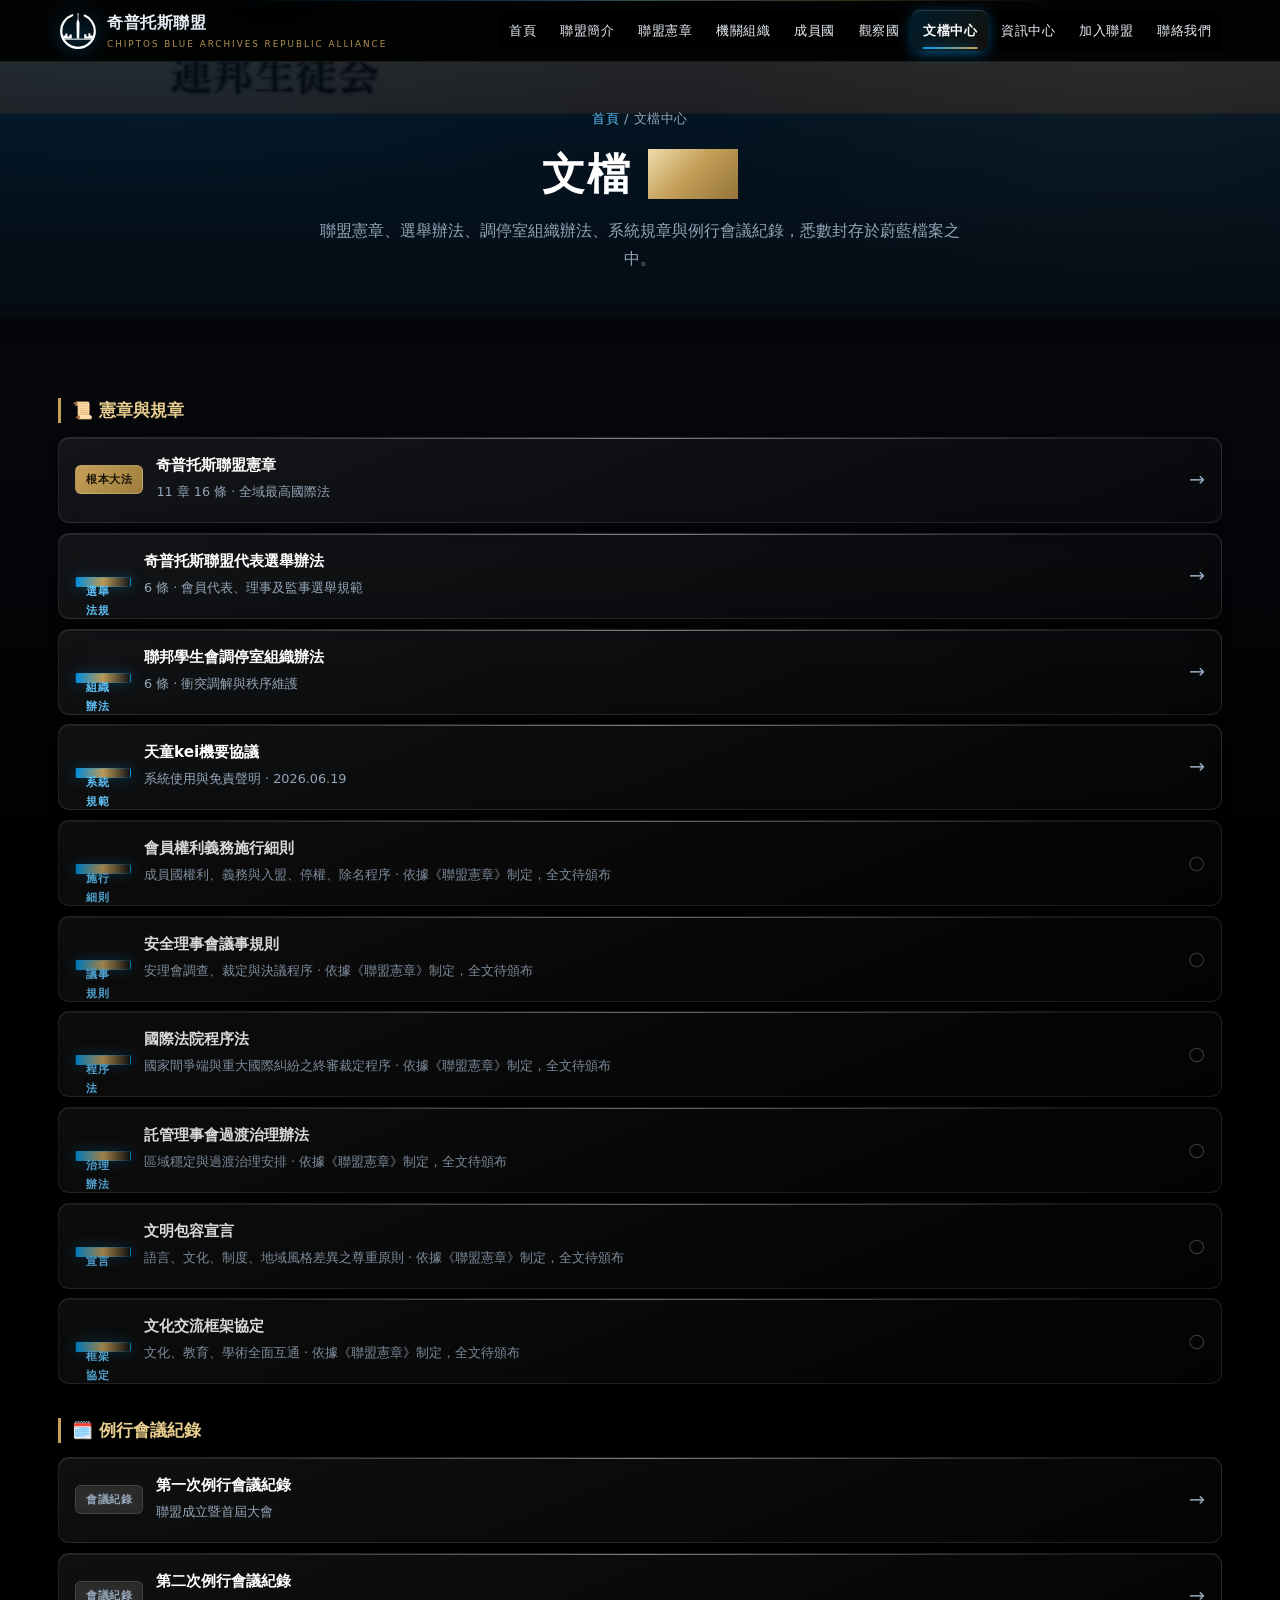
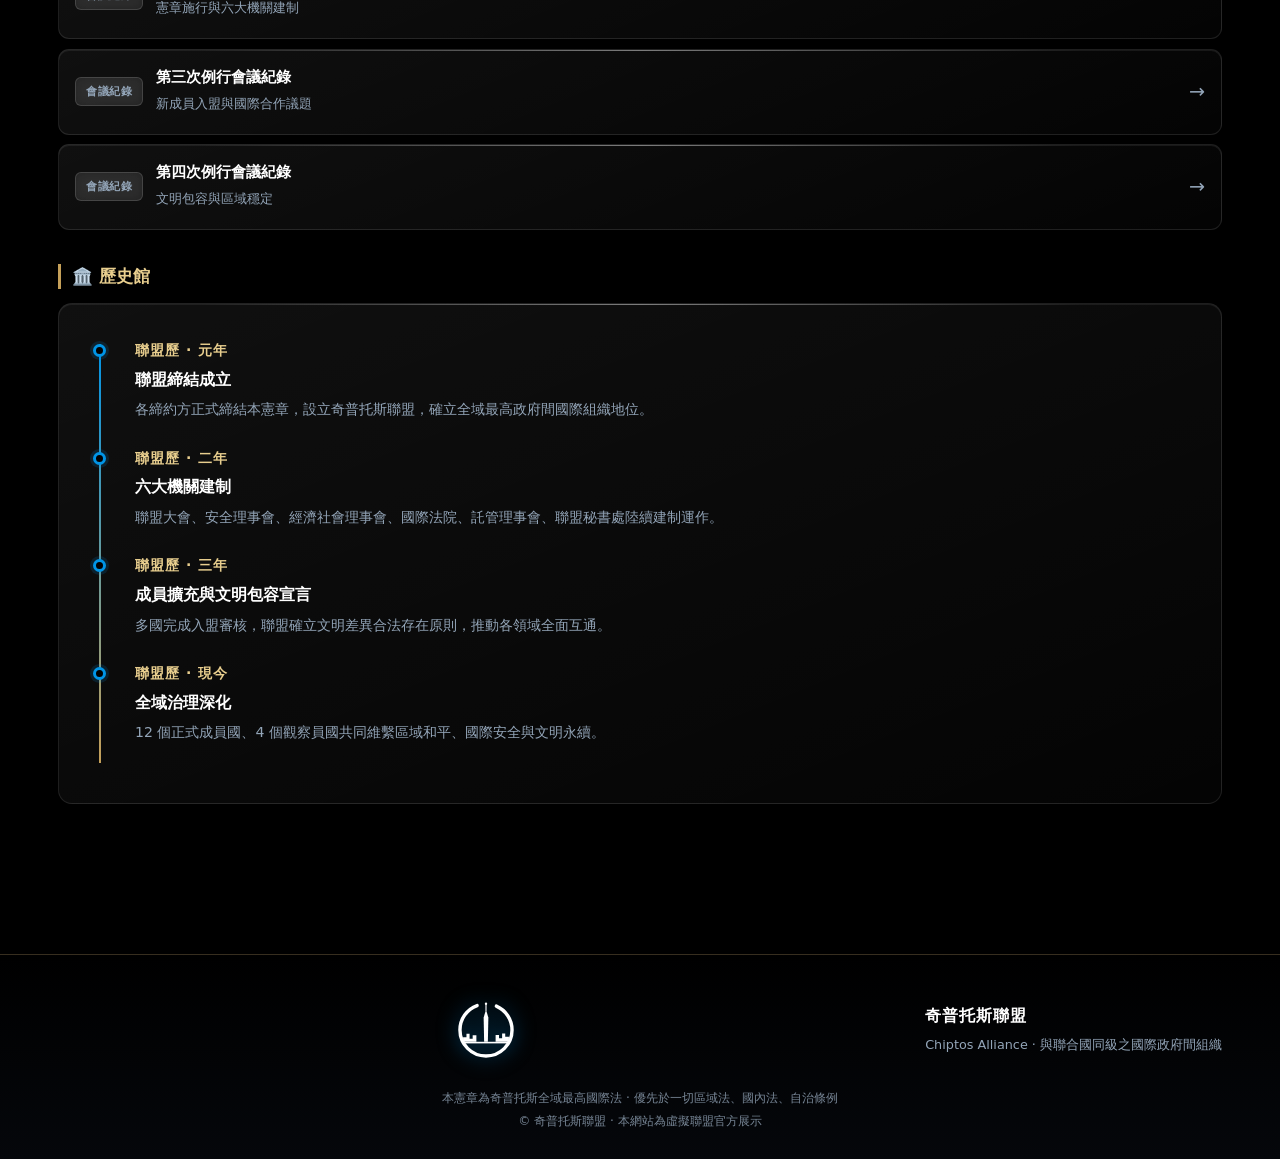
<file: documents.html>
<!DOCTYPE html>
<html lang="zh-Hant">
<head>
<meta charset="UTF-8">
<meta name="viewport" content="width=device-width, initial-scale=1.0, viewport-fit=cover">
<meta name="theme-color" content="#080b11">
<meta name="description" content="奇普托斯聯盟官方網站 · 與聯合國同級之國際政府間組織">
<title>文檔中心 | 奇普托斯聯盟</title>
<link rel="icon" type="image/svg+xml" href="[data-uri]">
<style>
:root{--badge:url("[data-uri]");--flag:url("[data-uri]");}
/* =====================================================================
   奇普托斯聯盟 · CA
   移動優先 (Mobile-First) 響應式樣式
   配色：白 / 蔚藍 / 玄黑 三色體系 + 鎏金點綴
   ===================================================================== */

:root{
  --white:#f5f8fb;
  --blue:#0094e6;
  --blue-lt:#5fc0f5;
  --blue-dk:#0066a0;
  --ink:#080b11;
  --ink2:#10161f;
  --ink3:#161d28;
  --gold:#c5a059;
  --gold-lt:#e8ce8e;
  --text:#e8eef5;
  --muted:#93a5b8;
  --line:rgba(255,255,255,.09);
  --line-blue:rgba(0,148,230,.3);
  --nav-h:62px;
  --ease:cubic-bezier(.22,.68,.35,1);
}

/* ---------- 基礎重置（移動優先） ---------- */
*,*::before,*::after{margin:0;padding:0;box-sizing:border-box}
html{
  scroll-behavior:smooth;
  scroll-padding-top:calc(var(--nav-h) + 12px);
  -webkit-text-size-adjust:100%;      /* 防止 iOS 橫屏字體放大 */
  text-size-adjust:100%;
}
body{
  font-family:"Noto Sans TC","PingFang TC","Microsoft JhengHei",system-ui,-apple-system,"Helvetica Neue",sans-serif;
  background:var(--ink);
  color:var(--text);
  line-height:1.75;
  font-size:16px;                      /* 手機基準字號 */
  overflow-x:hidden;                   /* 防止橫向溢出 */
  -webkit-font-smoothing:antialiased;
  word-wrap:break-word;
  overflow-wrap:break-word;            /* 長國名/長單詞強制換行 */
}
img{max-width:100%;height:auto;display:block;border:0}
a{color:inherit;text-decoration:none;-webkit-tap-highlight-color:transparent}
button,input,select,textarea{font-family:inherit;font-size:16px} /* iOS 防止 zoom */
ul,ol{list-style:none}
:focus-visible{outline:2px solid var(--blue-lt);outline-offset:2px}
::selection{background:var(--blue);color:#fff}

/* 滾動條（桌面） */
::-webkit-scrollbar{width:8px;height:8px}
::-webkit-scrollbar-track{background:var(--ink)}
::-webkit-scrollbar-thumb{background:linear-gradient(var(--blue),var(--blue-dk));border-radius:4px}

/* ---------- 背景層 ---------- */
body::before{
  content:"";position:fixed;inset:0;z-index:-2;pointer-events:none;
  background:
    radial-gradient(900px 520px at 12% -8%, rgba(0,148,230,.30), transparent 60%),
    radial-gradient(760px 460px at 88% 6%, rgba(197,160,89,.15), transparent 56%),
    linear-gradient(180deg,#070a0f 0%,#0a0e15 45%,#06080c 100%);
}
body::after{
  content:"";position:fixed;inset:0;z-index:-1;pointer-events:none;
  background-image:
    linear-gradient(rgba(255,255,255,.035) 1px,transparent 1px),
    linear-gradient(90deg,rgba(255,255,255,.035) 1px,transparent 1px);
  background-size:48px 48px;
  -webkit-mask-image:radial-gradient(circle at 50% 28%,#000 0%,transparent 72%);
  mask-image:radial-gradient(circle at 50% 28%,#000 0%,transparent 72%);
}

/* ---------- 進度條 ---------- */
#progress{
  position:fixed;top:0;left:0;height:3px;width:0;z-index:9999;
  background:linear-gradient(90deg,var(--blue),var(--gold));
  box-shadow:0 0 10px rgba(0,148,230,.8);
}

/* =====================================================================
   頁首 / 導航（移動優先：漢堡選單）
   ===================================================================== */
.site-header{
  position:fixed;top:0;left:0;right:0;z-index:1000;height:var(--nav-h);
  background:rgba(8,11,17,.82);
  -webkit-backdrop-filter:blur(14px);backdrop-filter:blur(14px);
  border-bottom:1px solid var(--line);
  transition:box-shadow .35s var(--ease),border-color .35s var(--ease);
}
.site-header.scrolled{
  border-bottom-color:var(--line-blue);
  box-shadow:0 4px 26px rgba(0,0,0,.55);
}
.header-inner{
  max-width:1180px;margin:0 auto;height:100%;
  padding:0 14px;
  display:flex;align-items:center;justify-content:space-between;gap:10px;
}
.brand{display:flex;align-items:center;gap:9px;min-width:0;flex:1}
.brand img{
  width:36px;height:36px;flex:none;border-radius:50%;
  filter:drop-shadow(0 0 8px rgba(0,148,230,.55));
}
.brand-text{display:flex;flex-direction:column;min-width:0}
.brand-cn{
  font-size:.98rem;font-weight:800;color:#fff;letter-spacing:.5px;
  white-space:nowrap;overflow:hidden;text-overflow:ellipsis;
}
.brand-en{
  font-size:.55rem;color:var(--gold);letter-spacing:1.2px;
  white-space:nowrap;overflow:hidden;text-overflow:ellipsis;
}
/* 漢堡按鈕：44px 觸控區 */
.nav-toggle{
  flex:none;width:44px;height:44px;display:flex;align-items:center;justify-content:center;
  background:rgba(0,148,230,.12);border:1px solid var(--line-blue);border-radius:9px;
  color:var(--blue-lt);font-size:1.15rem;cursor:pointer;transition:.25s;
}
.nav-toggle:hover{background:rgba(0,148,230,.24)}
.nav-toggle:active{transform:scale(.94)}

/* 導航列：手機為全屏下拉面板 */
.main-nav{
  position:fixed;top:var(--nav-h);left:0;right:0;
  max-height:calc(100vh - var(--nav-h));overflow-y:auto;
  -webkit-overflow-scrolling:touch;
  background:rgba(8,11,17,.985);
  -webkit-backdrop-filter:blur(16px);backdrop-filter:blur(16px);
  border-bottom:1px solid var(--line-blue);
  padding:8px 12px 16px;
  transform:translateY(-102%);opacity:0;visibility:hidden;
  transition:transform .36s var(--ease),opacity .28s var(--ease),visibility .28s;
  box-shadow:0 18px 40px rgba(0,0,0,.6);
}
.main-nav.open{transform:translateY(0);opacity:1;visibility:visible}
.main-nav a{
  display:block;padding:13px 14px;border-radius:9px;
  font-size:.94rem;color:var(--text);letter-spacing:.5px;
  border-left:2px solid transparent;transition:.22s;
}
.main-nav a:hover,.main-nav a:focus{
  background:rgba(0,148,230,.15);color:#fff;border-left-color:var(--blue);
}
.main-nav a.active{
  background:linear-gradient(135deg,var(--blue),var(--blue-dk));
  color:#fff;font-weight:700;border-left-color:var(--gold);
  box-shadow:0 3px 12px rgba(0,148,230,.4);
}
/* 選單遮罩 */
.nav-mask{
  position:fixed;inset:0;top:var(--nav-h);z-index:998;
  background:rgba(0,0,0,.55);opacity:0;visibility:hidden;transition:.3s;
}
.nav-mask.show{opacity:1;visibility:visible}

/* =====================================================================
   首頁 Hero
   ===================================================================== */
.hero{
  position:relative;min-height:100svh;   /* svh 解決手機瀏覽器網址列跳動 */
  min-height:100vh;                      /* 回退 */
  display:flex;align-items:center;justify-content:center;
  padding:calc(var(--nav-h) + 40px) 18px 70px;
  overflow:hidden;text-align:center;
}
.hero-flag{
  position:absolute;inset:0;z-index:0;
  background:var(--flag) center/cover no-repeat;
  opacity:.14;
  filter:saturate(1.1);
}
.hero-veil{
  position:absolute;inset:0;z-index:1;
  background:linear-gradient(180deg,rgba(8,11,17,.55) 0%,rgba(8,11,17,.90) 100%);
}
.hero-content{position:relative;z-index:2;max-width:900px;width:100%}
.hero-badge{
  display:inline-block;margin-bottom:18px;padding:7px 16px;border-radius:999px;
  font-size:.72rem;letter-spacing:2px;color:var(--blue-lt);
  background:rgba(0,148,230,.12);border:1px solid var(--line-blue);
}
.hero-logo{
  width:96px;height:96px;margin:0 auto 20px;
  filter:drop-shadow(0 0 26px rgba(0,148,230,.6));
  animation:floaty 4.5s ease-in-out infinite;
}
@keyframes floaty{0%,100%{transform:translateY(0)}50%{transform:translateY(-9px)}}
.hero-title{
  font-size:clamp(1.55rem,7.2vw,3.9rem);   /* 手機不過大 */
  font-weight:900;color:#fff;line-height:1.28;letter-spacing:1px;
}
.gold-gradient{
  background:linear-gradient(100deg,var(--blue-lt),var(--gold-lt),var(--blue-lt));
  -webkit-background-clip:text;background-clip:text;color:transparent;
}
.hero-sub{
  margin-top:14px;font-size:clamp(.7rem,3vw,.95rem);
  color:var(--gold);letter-spacing:2.5px;
}
.hero-desc{
  margin-top:18px;font-size:clamp(.86rem,3.6vw,1.02rem);
  color:var(--muted);max-width:620px;margin-left:auto;margin-right:auto;
}
.hero-actions{
  margin-top:30px;display:flex;flex-direction:column;gap:11px;align-items:stretch;
}
.scroll-hint{
  position:absolute;bottom:20px;left:50%;transform:translateX(-50%);z-index:2;
  color:var(--muted);font-size:.74rem;letter-spacing:2px;
  animation:bob 2.1s ease-in-out infinite;
}
@keyframes bob{0%,100%{transform:translate(-50%,0);opacity:.55}50%{transform:translate(-50%,7px);opacity:1}}

/* ---------- 按鈕 ---------- */
.btn{
  display:inline-flex;align-items:center;justify-content:center;gap:8px;
  padding:14px 26px;border-radius:10px;font-size:.9rem;font-weight:700;
  letter-spacing:1px;transition:.3s var(--ease);border:1px solid transparent;
  min-height:48px;                      /* 觸控友好 */
}
.btn-primary{
  background:linear-gradient(135deg,var(--blue),var(--blue-dk));color:#fff;
  box-shadow:0 6px 22px rgba(0,148,230,.42);
}
.btn-primary:hover{transform:translateY(-2px);box-shadow:0 12px 30px rgba(0,148,230,.55)}
.btn-gold{
  background:linear-gradient(135deg,var(--gold),#9d7d3d);color:#181206;
  box-shadow:0 6px 22px rgba(197,160,89,.4);
}
.btn-gold:hover{transform:translateY(-2px)}
.btn-ghost{
  color:#fff;border-color:rgba(255,255,255,.28);background:rgba(255,255,255,.03);
}
.btn-ghost:hover{border-color:var(--blue);background:rgba(0,148,230,.14)}

/* =====================================================================
   通用區塊
   ===================================================================== */
.container{width:100%;max-width:1180px;margin:0 auto;padding:0 16px}
.section{padding:56px 0;position:relative}
.section-alt{background:linear-gradient(180deg,transparent,rgba(0,148,230,.045),transparent)}
.section-head{margin-bottom:32px}
.section-head h2{
  font-size:clamp(1.35rem,5.4vw,2.1rem);color:#fff;font-weight:900;letter-spacing:.5px;
}
.section-head .muted{margin-top:8px;font-size:.88rem}
.section-link{display:inline-block;margin-top:10px;color:var(--blue-lt);font-size:.86rem}
.rule{width:56px;height:3px;margin-top:12px;background:linear-gradient(90deg,var(--blue),var(--gold));border-radius:2px}
.muted{color:var(--muted)}
.gold{color:var(--gold-lt)}

/* 分頁 Hero */
.page-hero{
  position:relative;padding:calc(var(--nav-h) + 46px) 0 46px;text-align:center;overflow:hidden;
}
.page-hero .hero-bg{
  position:absolute;inset:0;z-index:0;
  background:var(--flag) center/cover no-repeat;opacity:.10;
}
.page-hero .hero-bg::after{
  content:"";position:absolute;inset:0;
  background:linear-gradient(180deg,rgba(8,11,17,.7),rgba(8,11,17,.95));
}
.page-hero .container{position:relative;z-index:1}
.page-hero h1{
  font-size:clamp(1.5rem,6.4vw,2.7rem);color:#fff;font-weight:900;letter-spacing:.5px;line-height:1.3;
}
.page-hero .hero-desc{
  margin-top:14px;color:var(--muted);font-size:clamp(.84rem,3.5vw,.98rem);
  max-width:660px;margin-left:auto;margin-right:auto;
}
.breadcrumb{
  font-size:.78rem;color:var(--muted);margin-bottom:14px;letter-spacing:.5px;
}
.breadcrumb a{color:var(--blue-lt)}

/* ---------- 統計 ---------- */
.stats{
  display:grid;grid-template-columns:repeat(2,1fr);gap:12px;   /* 手機 2 欄 */
}
.stat{
  background:linear-gradient(160deg,rgba(255,255,255,.055),rgba(255,255,255,.012));
  border:1px solid var(--line);border-radius:13px;padding:22px 12px;text-align:center;
  position:relative;overflow:hidden;transition:.35s var(--ease);
}
.stat::before{
  content:"";position:absolute;top:0;left:0;right:0;height:3px;
  background:linear-gradient(90deg,var(--blue),var(--gold));
}
.stat:hover{transform:translateY(-4px);border-color:var(--line-blue)}
.stat-num{
  display:block;font-size:clamp(1.7rem,8vw,2.5rem);font-weight:900;
  color:var(--blue-lt);line-height:1.1;
}
.stat-label{display:block;margin-top:7px;font-size:.78rem;color:var(--muted);letter-spacing:.5px}

/* ---------- 網格（自動適配，手機單欄） ---------- */
.grid-2,.grid-3,.grid-4{
  display:grid;gap:14px;grid-template-columns:1fr;   /* 手機：單欄 */
}

/* ---------- 資訊卡 ---------- */
.info-card{
  background:linear-gradient(165deg,rgba(255,255,255,.055),rgba(255,255,255,.012));
  border:1px solid var(--line);border-radius:14px;padding:24px 20px;
  transition:.35s var(--ease);
}
.info-card:hover{transform:translateY(-5px);border-color:var(--line-blue);box-shadow:0 14px 34px rgba(0,0,0,.42)}
.info-icon{
  width:50px;height:50px;border-radius:12px;display:flex;align-items:center;justify-content:center;
  font-size:1.5rem;margin-bottom:14px;
  background:linear-gradient(135deg,rgba(0,148,230,.22),rgba(0,148,230,.05));
  border:1px solid var(--line-blue);
}
.info-card h4{color:#fff;font-size:1.06rem;margin-bottom:8px;line-height:1.5}
.info-card p{font-size:.9rem}

/* ---------- 快速入口卡 ---------- */
.entry-card{
  display:flex;align-items:center;gap:16px;padding:20px;border-radius:13px;
  background:linear-gradient(150deg,rgba(0,148,230,.12),rgba(255,255,255,.02));
  border:1px solid var(--line-blue);transition:.3s var(--ease);
}
.entry-card:hover{transform:translateY(-4px);border-color:var(--gold);background:linear-gradient(150deg,rgba(197,160,89,.16),rgba(255,255,255,.03))}
.entry-num{
  flex:none;width:44px;height:44px;border-radius:10px;display:flex;align-items:center;justify-content:center;
  background:linear-gradient(135deg,var(--blue),var(--blue-dk));color:#fff;font-weight:900;font-size:1rem;
}
.entry-card h4{color:#fff;font-size:1rem;margin-bottom:4px}
.entry-card p{font-size:.82rem}

/* =====================================================================
   成員國 / 觀察員（重點：完整顯示國名）
   ===================================================================== */
.filters{
  display:flex;gap:8px;flex-wrap:wrap;margin-bottom:24px;
  padding-bottom:4px;                    /* 允許內部換行 */
}
.filter-btn{
  padding:9px 16px;border-radius:999px;font-size:.82rem;cursor:pointer;
  background:rgba(255,255,255,.04);border:1px solid var(--line);color:var(--muted);
  transition:.25s;min-height:38px;white-space:nowrap;
}
.filter-btn:hover{color:#fff;border-color:var(--line-blue)}
.filter-btn:active{transform:scale(.95)}
.filter-btn.active{
  background:linear-gradient(135deg,var(--blue),var(--blue-dk));color:#fff;
  border-color:transparent;font-weight:700;box-shadow:0 3px 12px rgba(0,148,230,.4);
}

.member-grid{display:grid;grid-template-columns:1fr;gap:13px}   /* 手機單欄 */
.member-card{
  display:flex;align-items:center;gap:14px;padding:16px;border-radius:13px;
  background:linear-gradient(150deg,rgba(255,255,255,.05),rgba(255,255,255,.012));
  border:1px solid var(--line);transition:.3s var(--ease);
}
.member-card:hover{transform:translateY(-3px);border-color:var(--line-blue);background:linear-gradient(150deg,rgba(0,148,230,.13),rgba(255,255,255,.02))}
.member-flag{
  flex:none;width:46px;height:34px;border-radius:5px;
  box-shadow:0 2px 9px rgba(0,0,0,.45);border:1px solid rgba(255,255,255,.16);
}
.member-body{flex:1;min-width:0}   /* min-width:0 讓長國名正常換行 */
.member-no{
  display:inline-block;font-size:.68rem;color:var(--gold);letter-spacing:1.5px;font-weight:700;
}
.member-card h3{
  font-size:.98rem;color:#fff;font-weight:700;line-height:1.45;margin-top:2px;
  overflow-wrap:anywhere;               /* 長國名完整換行不截斷 */
}
.member-en{
  display:block;font-size:.72rem;color:var(--muted);margin-top:3px;letter-spacing:.4px;
  overflow-wrap:anywhere;
}
.badge{
  display:inline-block;margin-top:7px;padding:3px 10px;border-radius:999px;
  font-size:.68rem;letter-spacing:.6px;font-weight:700;
}
.badge-member{background:rgba(0,148,230,.18);color:var(--blue-lt);border:1px solid var(--line-blue)}
.badge-observer{background:rgba(197,160,89,.16);color:var(--gold-lt);border:1px solid rgba(197,160,89,.35)}

.empty-state{
  text-align:center;padding:40px 18px;color:var(--muted);font-size:.9rem;
  border:1px dashed var(--line);border-radius:13px;
}

/* 觀察員 */
.observer-list{display:grid;grid-template-columns:1fr;gap:14px}
.observer-item{
  display:flex;align-items:flex-start;gap:14px;padding:18px;border-radius:13px;
  background:linear-gradient(150deg,rgba(197,160,89,.09),rgba(255,255,255,.015));
  border:1px solid rgba(197,160,89,.22);transition:.3s var(--ease);
}
.observer-item:hover{transform:translateY(-3px);border-color:rgba(197,160,89,.5)}
.observer-flag{
  flex:none;width:46px;height:34px;border-radius:5px;
  box-shadow:0 2px 9px rgba(0,0,0,.45);border:1px solid rgba(255,255,255,.16);
}
.observer-body{flex:1;min-width:0}
.observer-head{display:flex;align-items:center;gap:10px;flex-wrap:wrap}
.observer-head h3{font-size:1rem;color:#fff;font-weight:700;line-height:1.45;overflow-wrap:anywhere}
.observer-body .member-en{display:block;margin-top:4px}
.observer-body p{font-size:.85rem;margin-top:8px}

.notice-card{
  margin-top:26px;padding:20px;border-radius:13px;
  background:rgba(0,148,230,.09);border:1px solid var(--line-blue);
}
.notice-card h4{color:var(--blue-lt);font-size:1rem;margin-bottom:8px}
.notice-card p{font-size:.87rem}
.notice-card a{color:var(--gold-lt);text-decoration:underline}

/* =====================================================================
   憲章條文
   ===================================================================== */
.charter-wrap{display:grid;grid-template-columns:1fr;gap:26px}  /* 手機單欄 */
.toc{
  position:static;background:rgba(255,255,255,.03);border:1px solid var(--line);
  border-radius:13px;padding:16px 13px;
}
.toc-title{
  color:var(--gold);font-weight:800;letter-spacing:2px;font-size:.82rem;
  padding-bottom:11px;border-bottom:1px solid var(--line);margin-bottom:10px;
}
.toc-links{display:flex;flex-direction:column;gap:2px}
.toc a{
  display:block;color:var(--muted);font-size:.82rem;padding:9px 11px;border-radius:7px;
  transition:.22s;border-left:2px solid transparent;line-height:1.5;
}
.toc a:hover{color:#fff;background:rgba(0,148,230,.12)}
.toc a.on{color:var(--blue-lt);border-left-color:var(--blue);background:rgba(0,148,230,.15);font-weight:700}

.article{
  background:rgba(255,255,255,.025);border:1px solid var(--line);border-radius:14px;
  padding:24px 20px;margin-bottom:18px;scroll-margin-top:calc(var(--nav-h) + 16px);
  transition:.4s var(--ease);
}
.article.on{border-color:rgba(197,160,89,.45);box-shadow:0 10px 32px rgba(0,0,0,.4)}
.art-head{display:flex;align-items:center;gap:12px;margin-bottom:16px;flex-wrap:wrap}
.art-no{
  flex:none;width:42px;height:42px;border-radius:10px;
  background:linear-gradient(135deg,var(--gold),#9d7d3d);color:#181206;
  font-weight:900;font-size:1rem;display:flex;align-items:center;justify-content:center;
  box-shadow:0 3px 12px rgba(197,160,89,.4);
}
.art-title{font-size:1.16rem;color:#fff;font-weight:800;line-height:1.45;overflow-wrap:anywhere}
.art-body{color:#d3dee9;font-size:.93rem}
.art-body ol,.art-body ul{padding-left:20px;margin-top:10px}
.art-body li{margin:9px 0;padding-left:5px;line-height:1.8}
.art-body strong{color:var(--blue-lt)}
.art-body p+p{margin-top:12px}
.preamble{background:linear-gradient(135deg,rgba(0,148,230,.13),rgba(197,160,89,.06));border-color:var(--line-blue)}
.covenant{
  background:linear-gradient(160deg,rgba(197,160,89,.15),rgba(0,148,230,.06));
  border:1px solid rgba(197,160,89,.45);text-align:center;padding:38px 22px;
}
.covenant .seal{font-size:2.6rem;margin-bottom:12px}
.covenant h3{color:var(--gold-lt);font-size:1.35rem;letter-spacing:1.5px;line-height:1.5}
.covenant p{color:#dde8f2;margin-top:14px;font-size:1rem;line-height:2}

/* =====================================================================
   組織架構 / 時間軸
   ===================================================================== */
.org-tier{
  border:1px solid var(--line);border-radius:13px;padding:20px;margin-bottom:14px;
  background:linear-gradient(150deg,rgba(255,255,255,.04),rgba(255,255,255,.01));
}
.org-tier.lead{
  border-color:rgba(197,160,89,.5);
  background:linear-gradient(150deg,rgba(197,160,89,.14),rgba(0,148,230,.05));
}
.org-tier h4{color:var(--gold-lt);margin-bottom:12px;font-size:1rem;line-height:1.5}
.org-nodes{display:grid;grid-template-columns:1fr;gap:10px}
.org-node{
  padding:12px 14px;border-radius:9px;text-align:center;font-size:.88rem;
  background:rgba(0,148,230,.13);border:1px solid var(--line-blue);color:#fff;
}

.timeline{position:relative;padding-left:24px}
.timeline::before{
  content:"";position:absolute;left:6px;top:6px;bottom:6px;width:2px;
  background:linear-gradient(var(--blue),var(--gold));
}
.tl-item{position:relative;padding:0 0 24px 18px}
.tl-item::before{
  content:"";position:absolute;left:-24px;top:6px;width:13px;height:13px;border-radius:50%;
  background:var(--ink);border:3px solid var(--blue);box-shadow:0 0 0 3px rgba(0,148,230,.15);
}
.tl-year{color:var(--gold-lt);font-weight:800;font-size:.88rem;letter-spacing:1px}
.tl-item h4{color:#fff;margin:5px 0;font-size:1.02rem;line-height:1.5;overflow-wrap:anywhere}
.tl-item p{color:var(--muted);font-size:.88rem}

/* =====================================================================
   新聞 / 文檔
   ===================================================================== */
.news-list{display:grid;gap:12px}
.news-row{
  display:flex;flex-direction:column;gap:8px;padding:18px;border-radius:12px;
  background:rgba(255,255,255,.028);border:1px solid var(--line);transition:.3s var(--ease);
}
.news-row:hover{transform:translateY(-3px);border-color:var(--line-blue);background:rgba(0,148,230,.08)}
.news-date{font-size:.74rem;color:var(--gold);letter-spacing:1px;font-weight:700}
.news-tag{
  align-self:flex-start;padding:3px 10px;border-radius:999px;font-size:.68rem;font-weight:700;
}
.tag-meeting{background:rgba(0,148,230,.2);color:var(--blue-lt)}
.tag-member{background:rgba(197,160,89,.18);color:var(--gold-lt)}
.tag-charter{background:rgba(255,255,255,.09);color:var(--muted)}
.news-title{color:#fff;font-size:.95rem;line-height:1.6;overflow-wrap:anywhere}

.doc-group{margin-bottom:34px}
.doc-group h3{
  color:var(--gold-lt);font-size:1.05rem;margin-bottom:14px;
  padding-left:11px;border-left:3px solid var(--gold);line-height:1.5;
}
.doc-card{
  display:flex;align-items:center;gap:13px;padding:16px;border-radius:11px;
  background:rgba(255,255,255,.03);border:1px solid var(--line);transition:.3s var(--ease);
  margin-bottom:10px;
}
.doc-card:hover{border-color:var(--blue);background:rgba(0,148,230,.1);transform:translateX(4px)}
.doc-tag{
  flex:none;padding:4px 10px;border-radius:6px;font-size:.68rem;font-weight:700;letter-spacing:.6px;
}
.doc-tag.core{background:linear-gradient(135deg,var(--gold),#9d7d3d);color:#181206}
.doc-tag.rule{background:rgba(0,148,230,.2);color:var(--blue-lt);border:1px solid var(--line-blue)}
.doc-tag.doc{background:rgba(255,255,255,.08);color:var(--muted)}
.doc-text{flex:1;min-width:0}
.doc-text b{display:block;color:#fff;font-size:.95rem;line-height:1.5;overflow-wrap:anywhere}
.doc-text span{font-size:.8rem;color:var(--muted)}
.doc-arrow{color:var(--muted);font-size:1.2rem;flex:none}

/* =====================================================================
   表單
   ===================================================================== */
.form-wrap{
  background:rgba(255,255,255,.03);border:1px solid var(--line);
  border-radius:15px;padding:24px 18px;
}
.form-row{display:grid;grid-template-columns:1fr;gap:0}
.fgroup{margin-bottom:16px}
.fgroup label{display:block;margin-bottom:7px;color:var(--muted);font-size:.85rem;letter-spacing:.4px}
.fgroup label i{color:var(--gold);font-style:normal}
.fgroup input,.fgroup select,.fgroup textarea{
  width:100%;padding:13px 14px;border-radius:9px;
  background:rgba(0,0,0,.32);border:1px solid rgba(255,255,255,.13);
  color:#fff;font-size:16px;transition:.25s;min-height:48px;   /* 16px 防 iOS zoom */
}
.fgroup input:focus,.fgroup select:focus,.fgroup textarea:focus{
  outline:none;border-color:var(--blue);box-shadow:0 0 0 3px rgba(0,148,230,.18);
}
.fgroup textarea{min-height:120px;resize:vertical;line-height:1.7}
.fgroup select{
  -webkit-appearance:none;appearance:none;
  background-image:url("data:image/svg+xml;utf8,<svg xmlns='http://www.w3.org/2000/svg' width='13' height='13' fill='%235fc0f5'><path d='M3 5l3.5 3.5L10 5z'/></svg>");
  background-repeat:no-repeat;background-position:right 14px center;padding-right:38px;
}
.form-note{margin-top:12px;font-size:.8rem;color:var(--muted);text-align:center}

/* ---------- 聯絡卡 ---------- */
.contact-grid{display:grid;grid-template-columns:1fr;gap:13px}
.contact-card{
  padding:22px;border-radius:13px;background:rgba(255,255,255,.03);
  border:1px solid var(--line);transition:.3s var(--ease);
}
.contact-card:hover{border-color:var(--line-blue);transform:translateY(-4px)}
.contact-card h4{color:var(--blue-lt);margin-bottom:8px;font-size:1.02rem;line-height:1.5}
.contact-card p{font-size:.88rem}

/* =====================================================================
   旗幟橫幅
   ===================================================================== */
.flag-banner{
  position:relative;border-radius:14px;overflow:hidden;
  border:1px solid var(--line);box-shadow:0 16px 44px rgba(0,0,0,.5);
}
.flag-banner img{width:100%;opacity:.92}
.flag-cap{
  position:absolute;bottom:0;left:0;right:0;padding:12px 16px;
  background:linear-gradient(0deg,rgba(0,0,0,.88),transparent);
  color:var(--gold-lt);font-size:.78rem;letter-spacing:.8px;line-height:1.6;
}

/* =====================================================================
   頁尾
   ===================================================================== */
.site-footer{
  background:#05070a;border-top:1px solid var(--line);
  padding:44px 0 26px;margin-top:36px;text-align:center;
}
.footer-brand{
  display:flex;flex-direction:column;align-items:center;gap:12px;margin-bottom:26px;
}
.footer-brand img{width:62px;height:62px;border-radius:50%;filter:drop-shadow(0 0 14px rgba(0,148,230,.5))}
.footer-brand h4{color:#fff;font-size:1.02rem;font-weight:800;line-height:1.5}
.footer-brand p{font-size:.8rem;margin-top:5px}
.footer-meta p{font-size:.76rem;color:var(--muted);line-height:1.9;opacity:.8}

/* =====================================================================
   入場動畫
   ===================================================================== */
.fade-in{opacity:0;transform:translateY(26px);transition:opacity .75s var(--ease),transform .75s var(--ease)}
.fade-in.in{opacity:1;transform:none}
@media (prefers-reduced-motion:reduce){
  .fade-in{opacity:1;transform:none;transition:none}
  .hero-logo,.scroll-hint{animation:none}
  html{scroll-behavior:auto}
}

/* =====================================================================
   📱 → 📲 斷點：小手機 → 平板 → 桌機（移動優先遞增）
   ===================================================================== */

/* ---- ≥400px：極小屏微調 ---- */
@media (min-width:400px){
  .stats{gap:14px}
  .hero-logo{width:110px;height:110px}
}

/* ---- ≥560px：大手機 / 小平板 ---- */
@media (min-width:560px){
  .container{padding:0 22px}
  .section{padding:64px 0}
  .hero{padding:calc(var(--nav-h) + 50px) 24px 76px}
  .hero-actions{flex-direction:row;justify-content:center;flex-wrap:wrap}
  .hero-actions .btn{flex:none}
  .grid-2{grid-template-columns:repeat(2,1fr)}
  .member-grid{grid-template-columns:repeat(2,1fr)}
  .observer-list{grid-template-columns:repeat(2,1fr)}
  .contact-grid{grid-template-columns:repeat(2,1fr)}
  .form-row{grid-template-columns:repeat(2,1fr);gap:0 16px}
  .org-nodes{grid-template-columns:repeat(2,1fr)}
  .news-row{flex-direction:row;align-items:center;gap:14px;flex-wrap:wrap}
  .news-title{flex:1;min-width:200px}
  .footer-brand{flex-direction:row;justify-content:center;text-align:left}
}

/* ---- ≥768px：平板 ---- */
@media (min-width:768px){
  body{font-size:16.5px}
  .container{padding:0 28px}
  .section{padding:76px 0}
  .stats{grid-template-columns:repeat(4,1fr)}
  .grid-3{grid-template-columns:repeat(2,1fr)}
  .member-grid{grid-template-columns:repeat(2,1fr)}
  .hero-title{font-size:clamp(2.4rem,5.4vw,3.6rem)}
  .hero-logo{width:128px;height:128px}
  .article{padding:30px 30px}
  .form-wrap{padding:32px}
  .covenant{padding:46px 34px}
  .toc{max-height:calc(100vh - var(--nav-h) - 40px);overflow-y:auto}
}

/* ---- ≥1024px：桌機 ---- */
@media (min-width:1024px){
  /* 桌機：導航常駐，隱藏漢堡 */
  .nav-toggle{display:none}
  .nav-mask{display:none}
  .main-nav{
    position:static;max-height:none;overflow:visible;
    display:flex;align-items:center;gap:2px;
    background:none;backdrop-filter:none;-webkit-backdrop-filter:none;
    border:none;padding:0;transform:none;opacity:1;visibility:visible;box-shadow:none;
  }
  .main-nav a{
    padding:9px 11px;font-size:.84rem;border-left:none;border-radius:8px;white-space:nowrap;
  }
  .main-nav a:hover{transform:translateY(-1px)}
  .brand img{width:40px;height:40px}
  .grid-3{grid-template-columns:repeat(3,1fr)}
  .grid-4{grid-template-columns:repeat(4,1fr)}
  .member-grid{grid-template-columns:repeat(3,1fr)}
  .observer-list{grid-template-columns:repeat(2,1fr)}
  .charter-wrap{grid-template-columns:250px 1fr;gap:38px;align-items:start}
  .toc{position:sticky;top:calc(var(--nav-h) + 18px)}
  .article{padding:34px 34px}
  .hero-title{font-size:clamp(2.8rem,4.6vw,4rem)}
  .hero-logo{width:140px;height:140px}
  .section{padding:88px 0}
}

/* ---- ≥1280px：大屏 ---- */
@media (min-width:1280px){
  .container{max-width:1220px}
  .member-grid{grid-template-columns:repeat(4,1fr)}
}

/* ---- 橫屏矮屏優化 ---- */
@media (max-height:520px) and (orientation:landscape){
  .hero{min-height:auto;padding:calc(var(--nav-h) + 26px) 20px 40px}
  .hero-logo{width:70px;height:70px;margin-bottom:12px}
  .scroll-hint{display:none}
  .main-nav{max-height:calc(100vh - var(--nav-h));}
}

/* ---- 列印 ---- */
@media print{
  body{background:#fff;color:#000}
  .site-header,.main-nav,.nav-toggle,.scroll-hint,#progress,.hero-flag,.hero-veil{display:none!important}
  .article,.info-card,.member-card{break-inside:avoid;border-color:#ccc}
  .fade-in{opacity:1;transform:none}
}

/* =====================================================================
   入盟申請回執卡（Web3Forms 提交結果）
   ===================================================================== */
.result-card{
  border-radius:15px;padding:24px 20px;margin-top:20px;
  animation:pop .45s var(--ease);
}
@keyframes pop{from{opacity:0;transform:translateY(14px)}to{opacity:1;transform:none}}
.result-ok{
  background:linear-gradient(150deg,rgba(0,148,230,.14),rgba(197,160,89,.07));
  border:1px solid rgba(0,148,230,.45);
  box-shadow:0 14px 40px rgba(0,0,0,.42);
}
.result-error{
  background:rgba(217,100,106,.10);
  border:1px solid rgba(217,100,106,.45);
}
.result-head{
  font-size:1.1rem;font-weight:800;color:#fff;margin-bottom:8px;line-height:1.5;
}
.result-ok .result-head{color:var(--blue-lt)}
.result-error .result-head{color:#f08a8f}
.result-sub{
  font-size:.85rem;color:var(--muted);line-height:1.8;margin-bottom:16px;
}
.result-table{
  width:100%;border-collapse:collapse;font-size:.86rem;
}
.result-table tr{border-bottom:1px solid rgba(255,255,255,.09)}
.result-table tr:last-child{border-bottom:none}
.result-table th{
  text-align:left;color:var(--muted);font-weight:600;
  padding:9px 10px 9px 0;white-space:nowrap;width:38%;vertical-align:top;
}
.result-table td{
  color:#fff;padding:9px 0;text-align:right;
  overflow-wrap:anywhere;line-height:1.6;
}
.result-table td.hl{
  color:var(--gold-lt);font-weight:800;letter-spacing:1px;
}
.status{
  display:inline-block;padding:3px 12px;border-radius:999px;font-size:.74rem;font-weight:700;
  background:rgba(197,160,89,.2);color:var(--gold-lt);border:1px solid rgba(197,160,89,.4);
}
.result-note{
  margin-top:16px;font-size:.82rem;color:var(--muted);line-height:1.85;
  padding-top:14px;border-top:1px solid rgba(255,255,255,.09);
}

@media (min-width:560px){
  .result-table th{width:30%}
  .result-card{padding:28px 26px}
}


/* ===== Base64 內嵌版 · CSS 變數復用，圖片零檔案 ===== */
.brand .emblem,.footer-brand .emblem,.hero-emblem{display:block;background-image:var(--badge);background-size:contain;background-position:center;background-repeat:no-repeat}
.brand .emblem{width:36px;height:36px;flex:none;filter:drop-shadow(0 0 8px rgba(0,148,230,.55))}
.footer-brand .emblem{width:62px;height:62px;margin:0 auto;filter:drop-shadow(0 0 14px rgba(0,148,230,.5))}
.hero-emblem{width:96px;height:96px;margin:0 auto 20px;filter:drop-shadow(0 0 26px rgba(0,148,230,.6));animation:floaty 4.5s ease-in-out infinite}
.flag-render{width:100%;aspect-ratio:16/9;background-image:var(--flag);background-size:cover;background-position:center;border-radius:14px;border:1px solid rgba(255,255,255,.14);box-shadow:0 16px 44px rgba(0,0,0,.5)}
@media(min-width:768px){.hero-emblem{width:140px;height:140px}.brand .emblem{width:40px;height:40px}}


/* =====================================================================
   v15 · 美觀增強（疊加於原有樣式之上，不破壞既有設計）
   ===================================================================== */

/* ---------- 1. 卡片質感：內高光 + 立體陰影 ---------- */
.info-card,.member-card,.observer-item,.article,.contact-card,.doc-card,
.entry-card,.quick-card,.org-tier,.form-wrap,.toc,.stat,.news-row{
  box-shadow:inset 0 1px 0 rgba(255,255,255,.07), 0 8px 26px rgba(0,0,0,.30);
}
.info-card:hover,.member-card:hover,.observer-item:hover,.doc-card:hover,
.entry-card:hover,.quick-card:hover,.contact-card:hover,.news-row:hover,.stat:hover{
  box-shadow:inset 0 1px 0 rgba(255,255,255,.12), 0 20px 46px rgba(0,148,230,.22);
  border-color:rgba(197,160,89,.48);
}

/* ---------- 2. 標題層次 ---------- */
.hero-title{letter-spacing:2px;line-height:1.30;text-shadow:0 4px 24px rgba(0,148,230,.30)}
.page-hero h1{letter-spacing:1.6px;line-height:1.35}
.section-head h2,.section-title{letter-spacing:1px}
.art-title,.info-card h4,.member-card h3,.observer-head h3{letter-spacing:.4px}

/* ---------- 3. 章節標題雙側裝飾線 ---------- */
.section-head h2,.section-title{position:relative;display:inline-block}
.section-head h2::after,.section-title::after{
  content:"";display:block;height:2px;margin:10px auto 0;width:70%;
  background:linear-gradient(90deg,transparent,rgba(0,148,230,.9),rgba(197,160,89,.9),transparent);
  border-radius:2px;
}

/* ---------- 4. 按鈕流光 ---------- */
.btn-primary,.btn-gold,.cta-btn{position:relative;overflow:hidden}
.btn-primary::after,.btn-gold::after,.cta-btn::after{
  content:"";position:absolute;top:0;left:-110%;width:60%;height:100%;
  background:linear-gradient(100deg,transparent,rgba(255,255,255,.30),transparent);
  animation:sheen 4.2s ease-in-out infinite;pointer-events:none;
}
@keyframes sheen{0%{left:-110%}55%{left:120%}100%{left:120%}}
@media(prefers-reduced-motion:reduce){
  .btn-primary::after,.btn-gold::after,.cta-btn::after{animation:none;display:none}
}

/* ---------- 5. 徽標光暈 ---------- */
.brand .emblem,.footer-brand .emblem{animation:breathe 5s ease-in-out infinite}
@keyframes breathe{
  0%,100%{filter:drop-shadow(0 0 8px rgba(0,148,230,.5))}
  50%{filter:drop-shadow(0 0 16px rgba(0,148,230,.85))}
}
@media(prefers-reduced-motion:reduce){.brand .emblem,.footer-brand .emblem{animation:none}}

/* ---------- 6. 分隔線漸變 ---------- */
.rule{height:2px;background:linear-gradient(90deg,rgba(0,148,230,.9),rgba(197,160,89,.9),transparent);border-radius:2px}

/* ---------- 7. 頁腳 ---------- */
.site-footer{border-top:1px solid rgba(197,160,89,.28);box-shadow:0 -10px 40px rgba(0,0,0,.35)}
.footer-brand h4{letter-spacing:1px}

/* ---------- 8. 導航當前項 ---------- */
.main-nav a.active{
  box-shadow:0 3px 14px rgba(0,148,230,.45), inset 0 1px 0 rgba(255,255,255,.15);
}

/* ---------- 9. 徽章 ---------- */
.badge-member,.badge-observer,.badge{
  box-shadow:0 2px 8px rgba(0,0,0,.28);
}
.hero-badge{letter-spacing:2.5px}

/* ---------- 10. 條文編號 ---------- */
.art-no{box-shadow:0 4px 14px rgba(197,160,89,.45), inset 0 1px 0 rgba(255,255,255,.35)}

/* ---------- 11. 首屏載入淡入 ---------- */
body{animation:pageIn .55s ease both}
@keyframes pageIn{from{opacity:0}to{opacity:1}}
@media(prefers-reduced-motion:reduce){body{animation:none}}

/* ---------- 12. 錨點區塊呼吸間距 ---------- */
.article+.article{margin-top:4px}

/* =====================================================================
   v17 · 玄黑主題（主體偏黑）
   ===================================================================== */
:root{
  --ink:#000000;
  --ink2:#06080c;
  --ink3:#0b0e14;
  --line:rgba(255,255,255,.10);
  --line-blue:rgba(0,148,230,.28);
}
body::before{
  background:
    radial-gradient(900px 520px at 12% -8%,rgba(0,148,230,.16),transparent 60%),
    radial-gradient(760px 460px at 88% 6%,rgba(197,160,89,.09),transparent 56%),
    linear-gradient(180deg,#000000,#05070b 45%,#000000)!important;
}
.site-header{background:rgba(0,0,0,.93)!important;border-bottom-color:rgba(255,255,255,.10)!important}
.nav-mask{background:rgba(0,0,0,.6)!important}
.main-nav{background:rgba(0,0,0,.96)!important;border-color:rgba(255,255,255,.08)!important}
.hero{background:radial-gradient(ellipse at center,#05070b 0%,#000000 72%)!important}
.hero-bg,.page-hero .hero-bg{opacity:.5!important}
.section-alt{background:rgba(255,255,255,.018)!important}
.site-footer{background:#000000!important;border-top-color:rgba(197,160,89,.24)!important}
.article,.info-card,.member-card,.observer-item,.doc-card,.entry-card,
.quick-card,.contact-card,.org-tier,.stat,.news-row,.form-wrap,.toc{
  background:rgba(255,255,255,.035)!important;
  border-color:rgba(255,255,255,.10)!important;
}
.article:hover,.info-card:hover,.member-card:hover,.observer-item:hover,
.doc-card:hover,.entry-card:hover,.quick-card:hover,.contact-card:hover,.news-row:hover,.stat:hover{
  background:rgba(255,255,255,.06)!important;
  border-color:rgba(197,160,89,.45)!important;
}
.flag-render{border-color:rgba(255,255,255,.16)!important}
/* =====================================================================
   v21 · 高級版視覺系統
   ===================================================================== */

/* ---------- 0. 基礎變數 ---------- */
:root{
  --gold-grad:linear-gradient(135deg,#f0dcae,#c5a059 46%,#94743a);
  --blue-grad:linear-gradient(135deg,#7fd2ff,#0094e6 52%,#005c94);
  --hair:rgba(255,255,255,.10);
  --hair-gold:rgba(197,160,89,.34);
  --sh-1:0 2px 10px rgba(0,0,0,.30);
  --sh-2:0 12px 34px rgba(0,0,0,.46);
  --sh-glow:0 16px 48px rgba(0,148,230,.26);
  --ease:cubic-bezier(.22,.68,.28,1);
}

/* ---------- 1. 字體渲染與基礎 ---------- */
html{
  -webkit-text-size-adjust:100%;
  scrollbar-color:#0094e6 #000;
  scrollbar-width:thin;
}
body{
  -webkit-font-smoothing:antialiased;
  -moz-osx-font-smoothing:grayscale;
  text-rendering:optimizeLegibility;
  font-feature-settings:"kern" 1;
}
::selection{background:rgba(197,160,89,.34);color:#fff}
a:focus-visible,button:focus-visible,input:focus-visible,
select:focus-visible,textarea:focus-visible,[tabindex]:focus-visible{
  outline:2px solid #0094e6;outline-offset:3px;border-radius:6px;
}

/* ---------- 2. 自訂捲軸 ---------- */
::-webkit-scrollbar{width:10px;height:10px}
::-webkit-scrollbar-track{background:#000}
::-webkit-scrollbar-thumb{
  background:linear-gradient(180deg,#0094e6,#c5a059);
  border-radius:8px;border:2px solid #000;
}
::-webkit-scrollbar-thumb:hover{background:linear-gradient(180deg,#7fd2ff,#e8ce8e)}
::-webkit-scrollbar-corner{background:#000}

/* ---------- 3. 進度條高級化 ---------- */
#progress{
  height:3px!important;
  background:linear-gradient(90deg,#0094e6,#5fc0f5 40%,#c5a059 75%,#f0dcae)!important;
  box-shadow:0 0 12px rgba(0,148,230,.85),0 0 26px rgba(197,160,89,.45);
}

/* ---------- 4. 導航高級化 ---------- */
.site-header{
  transition:background .4s var(--ease),box-shadow .4s var(--ease),border-color .4s;
}
.site-header.scrolled{
  box-shadow:0 10px 40px rgba(0,0,0,.65);
  border-bottom-color:rgba(197,160,89,.30)!important;
}
.brand-cn{
  background:linear-gradient(180deg,#ffffff,#cddaea);
  -webkit-background-clip:text;background-clip:text;
  -webkit-text-fill-color:transparent;
}
.brand-en{letter-spacing:2px!important;opacity:.9}
.main-nav a{
  position:relative;
  transition:color .3s var(--ease);
}
.main-nav a::after{
  content:"";position:absolute;left:50%;bottom:2px;
  width:0;height:2px;border-radius:2px;
  background:linear-gradient(90deg,#0094e6,#c5a059);
  transform:translateX(-50%);
  transition:width .35s var(--ease);
}
.main-nav a:hover::after,
.main-nav a:focus::after{width:62%}
.main-nav a.active::after{width:72%;box-shadow:0 0 10px rgba(0,148,230,.7)}
.main-nav a.active{
  background:linear-gradient(135deg,rgba(0,148,230,.20),rgba(197,160,89,.10));
}

/* ---------- 5. 卡片玻璃質感 + 3D 懸浮 ---------- */
.info-card,.article,.member-card,.observer-item,.doc-card,
.entry-card,.quick-card,.contact-card,.org-tier,.stat,.news-row{
  position:relative;overflow:hidden;
  background:linear-gradient(158deg,rgba(255,255,255,.062),rgba(255,255,255,.014))!important;
  border:1px solid var(--hair)!important;
  backdrop-filter:blur(10px);-webkit-backdrop-filter:blur(10px);
  box-shadow:var(--sh-1),inset 0 1px 0 rgba(255,255,255,.07);
  transition:transform .5s var(--ease),box-shadow .5s var(--ease),
             border-color .5s var(--ease),background .5s var(--ease);
  will-change:transform;
}
/* 頂部高光 */
.info-card::before,.article::before,.member-card::before,.observer-item::before,
.doc-card::before,.entry-card::before,.quick-card::before,.contact-card::before,
.org-tier::before,.stat::before,.news-row::before{
  content:"";position:absolute;left:12%;right:12%;top:0;height:1px;
  background:linear-gradient(90deg,transparent,rgba(255,255,255,.42),transparent);
  pointer-events:none;
}
/* 懸浮 */
.info-card:hover,.article:hover,.member-card:hover,.observer-item:hover,
.doc-card:hover,.entry-card:hover,.quick-card:hover,.contact-card:hover,
.org-tier:hover,.stat:hover,.news-row:hover{
  transform:translateY(-7px) scale(1.014);
  box-shadow:var(--sh-glow),inset 0 1px 0 rgba(255,255,255,.14)!important;
  border-color:var(--hair-gold)!important;
}
@media(hover:none){
  .info-card:hover,.article:hover,.member-card:hover,.observer-item:hover,
  .doc-card:hover,.entry-card:hover,.quick-card:hover,.contact-card:hover,
  .org-tier:hover,.stat:hover,.news-row:hover{transform:none}
}

/* ---------- 6. 標題層次 ---------- */
.section-head h2,.section-title{
  background:linear-gradient(180deg,#ffffff,#b9c8d8);
  -webkit-background-clip:text;background-clip:text;
  -webkit-text-fill-color:transparent;
  letter-spacing:1.4px!important;
}
.section-head h2::after,.section-title::after{
  background:linear-gradient(90deg,transparent,rgba(0,148,230,.95),
             rgba(197,160,89,.95),transparent)!important;
}
.gold,.gold-gradient{
  background:var(--gold-grad)!important;
  -webkit-background-clip:text;background-clip:text;
  -webkit-text-fill-color:transparent;
}

/* ---------- 7. 按鈕高級化 ---------- */
.btn{
  letter-spacing:.6px!important;
  transition:transform .35s var(--ease),box-shadow .35s var(--ease),
             filter .35s var(--ease),background .35s;
}
.btn:hover{filter:brightness(1.12)}
.btn:active{transform:translateY(1px) scale(.985)}
.btn-primary{box-shadow:0 8px 26px rgba(0,148,230,.42),inset 0 1px 0 rgba(255,255,255,.22)}
.btn-gold{box-shadow:0 8px 26px rgba(197,160,89,.38),inset 0 1px 0 rgba(255,255,255,.30)}
.btn-ghost:hover{border-color:var(--hair-gold)!important;background:rgba(255,255,255,.07)!important}

/* ---------- 8. 徽章 ---------- */
.badge,.badge-member,.badge-observer,.hero-badge,.doc-tag{
  backdrop-filter:blur(6px);
  border:1px solid rgba(255,255,255,.14);
  letter-spacing:.6px;
}
.badge-member{background:linear-gradient(135deg,rgba(0,148,230,.24),rgba(0,148,230,.08))!important}
.badge-observer{background:linear-gradient(135deg,rgba(197,160,89,.22),rgba(197,160,89,.06))!important}

/* ---------- 9. 章節編號立體 ---------- */
.art-no,.member-no{
  background:var(--gold-grad)!important;
  -webkit-background-clip:text;background-clip:text;
  -webkit-text-fill-color:transparent;
  letter-spacing:1px;
}
.art-no{
  position:relative;
  border:1px solid var(--hair-gold);
  background:linear-gradient(150deg,rgba(197,160,89,.24),rgba(0,148,230,.10))!important;
  -webkit-background-clip:border-box!important;background-clip:border-box!important;
  -webkit-text-fill-color:#e8ce8e;
  color:#e8ce8e;
  box-shadow:0 4px 14px rgba(0,0,0,.35),inset 0 1px 0 rgba(255,255,255,.16);
}

/* ---------- 10. 條文排版 ---------- */
.art-body{line-height:1.95!important}
.art-body p,.art-body li{color:#dbe4ee}
.art-title{letter-spacing:.8px!important;font-weight:700}
.art-body ol li,.art-body ul li{padding-left:6px}

/* ---------- 11. 分隔線 ---------- */
.rule,.section-head .rule{
  height:2px;
  background:linear-gradient(90deg,rgba(0,148,230,.95),rgba(197,160,89,.95),transparent)!important;
  box-shadow:0 0 14px rgba(0,148,230,.30);
}

/* ---------- 12. 麵包屑 ---------- */
.breadcrumb{font-size:.82rem;letter-spacing:.5px}
.breadcrumb a{transition:color .3s,text-shadow .3s}
.breadcrumb a:hover{color:#7fd2ff;text-shadow:0 0 12px rgba(0,148,230,.6)}

/* ---------- 13. 頁腳 ---------- */
.site-footer{
  background:linear-gradient(180deg,#000,#05070b)!important;
  border-top:1px solid rgba(197,160,89,.26)!important;
  box-shadow:0 -14px 46px rgba(0,0,0,.55);
}
.footer-brand .emblem{filter:drop-shadow(0 0 10px rgba(0,148,230,.55))}

/* ---------- 14. 旗幟渲染 ---------- */
.flag-render,.member-flag,.observer-flag{
  box-shadow:inset 0 0 0 1px rgba(255,255,255,.16),0 3px 12px rgba(0,0,0,.42)!important;
}

/* ---------- 15. 淡入錯峰 ---------- */
.fade-in{transition:opacity .7s var(--ease),transform .7s var(--ease)}
.fade-in:nth-child(1){transition-delay:0s}
.fade-in:nth-child(2){transition-delay:.06s}
.fade-in:nth-child(3){transition-delay:.12s}
.fade-in:nth-child(4){transition-delay:.18s}
.fade-in:nth-child(5){transition-delay:.24s}
.fade-in:nth-child(6){transition-delay:.30s}
.fade-in:nth-child(n+7){transition-delay:.36s}

/* ---------- 16. 容器與區塊呼吸 ---------- */
.section{padding-top:clamp(3rem,7vw,5rem)!important;padding-bottom:clamp(3rem,7vw,5rem)!important}
.section-alt{position:relative}
.section-alt::before{
  content:"";position:absolute;inset:0;pointer-events:none;
  background:radial-gradient(600px 300px at 50% 0%,rgba(0,148,230,.06),transparent 70%);
}

/* ---------- 17. 連結底線動畫 ---------- */
.footer-links a,.doc-text b,.quick-card h4{transition:color .3s var(--ease)}
a:not(.btn):not(.brand):not(.main-nav a):not(.doc-card):not(.quick-card){
  text-decoration:none;
}

/* ---------- 18. 輸入框（表單頁） ---------- */
input,select,textarea{
  transition:border-color .3s var(--ease),box-shadow .3s var(--ease),background .3s;
}
input:focus,select:focus,textarea:focus{
  border-color:rgba(0,148,230,.65)!important;
  box-shadow:0 0 0 3px rgba(0,148,230,.16),inset 0 1px 0 rgba(255,255,255,.08)!important;
}

/* ---------- 19. 提示卡 ---------- */
.notice{border-radius:12px;backdrop-filter:blur(8px)}

/* ---------- 20. 頂部細光帶 ---------- */
body::after{
  content:"";position:fixed;top:0;left:0;right:0;height:1px;z-index:9998;
  background:linear-gradient(90deg,transparent,rgba(0,148,230,.5),rgba(197,160,89,.5),transparent);
  pointer-events:none;
}
</style>
</head>
<body>
<div id="progress"></div>

<header class="site-header">
  <div class="container header-inner">
    <a href="index.html" class="brand">
      <span class="emblem"></span>
      <div class="brand-text">
        <span class="brand-cn">奇普托斯聯盟</span>
        <span class="brand-en">CHIPTOS BLUE ARCHIVES REPUBLIC ALLIANCE</span>
      </div>
    </a>
    <nav class="main-nav" id="mainNav">
      <a href="index.html">首頁</a>
      <a href="about.html">聯盟簡介</a>
      <a href="charter.html">聯盟憲章</a>
      <a href="structure.html">機關組織</a>
      <a href="members.html">成員國</a>
      <a href="observers.html">觀察國</a>
      <a href="documents.html" class="active">文檔中心</a>
      <a href="news.html">資訊中心</a>
      <a href="join.html">加入聯盟</a>
      <a href="contact.html">聯絡我們</a>
    </nav>
    <button class="nav-toggle" id="navToggle" aria-label="開啟選單" aria-expanded="false">☰</button>
  </div>
</header>
<div class="nav-mask" id="navMask"></div>

<section class="page-hero">
  <div class="hero-bg" aria-hidden="true"></div>
  <div class="container">
    <div class="breadcrumb"><a href="index.html">首頁</a> <span>/</span> <span>文檔中心</span></div>
    <h1>文檔 <span class="gold">中心</span></h1>
    <p class="hero-desc">聯盟憲章、選舉辦法、調停室組織辦法、系統規章與例行會議紀錄，悉數封存於蔚藍檔案之中。</p>
  </div>
</section>

<section class="section">
  <div class="container">
    <div class="doc-group fade-in">
      <h3>📜 憲章與規章</h3>
      <a class="doc-card fade-in" href="charter.html"><span class="doc-tag core">根本大法</span><div class="doc-text"><b>奇普托斯聯盟憲章</b><span>11 章 16 條 · 全域最高國際法</span></div><span class="doc-arrow">→</span></a>
      <a class="doc-card fade-in" href="electoral.html"><span class="doc-tag rule">選舉法規</span><div class="doc-text"><b>奇普托斯聯盟代表選舉辦法</b><span>6 條 · 會員代表、理事及監事選舉規範</span></div><span class="doc-arrow">→</span></a>
      <a class="doc-card fade-in" href="mediation.html"><span class="doc-tag rule">組織辦法</span><div class="doc-text"><b>聯邦學生會調停室組織辦法</b><span>6 條 · 衝突調解與秩序維護</span></div><span class="doc-arrow">→</span></a>
      <a class="doc-card fade-in" href="bot-terms.html"><span class="doc-tag rule">系統規範</span><div class="doc-text"><b>天童kei機要協議</b><span>系統使用與免責聲明 · 2026.06.19</span></div><span class="doc-arrow">→</span></a>
      <div class="doc-card fade-in" style="opacity:.85"><span class="doc-tag rule">施行細則</span><div class="doc-text"><b>會員權利義務施行細則</b><span>成員國權利、義務與入盟、停權、除名程序 · 依據《聯盟憲章》制定，全文待頒布</span></div><span class="doc-arrow" style="opacity:.4">○</span></div>
      <div class="doc-card fade-in" style="opacity:.85"><span class="doc-tag rule">議事規則</span><div class="doc-text"><b>安全理事會議事規則</b><span>安理會調查、裁定與決議程序 · 依據《聯盟憲章》制定，全文待頒布</span></div><span class="doc-arrow" style="opacity:.4">○</span></div>
      <div class="doc-card fade-in" style="opacity:.85"><span class="doc-tag rule">程序法</span><div class="doc-text"><b>國際法院程序法</b><span>國家間爭端與重大國際糾紛之終審裁定程序 · 依據《聯盟憲章》制定，全文待頒布</span></div><span class="doc-arrow" style="opacity:.4">○</span></div>
      <div class="doc-card fade-in" style="opacity:.85"><span class="doc-tag rule">治理辦法</span><div class="doc-text"><b>託管理事會過渡治理辦法</b><span>區域穩定與過渡治理安排 · 依據《聯盟憲章》制定，全文待頒布</span></div><span class="doc-arrow" style="opacity:.4">○</span></div>
      <div class="doc-card fade-in" style="opacity:.85"><span class="doc-tag rule">宣言</span><div class="doc-text"><b>文明包容宣言</b><span>語言、文化、制度、地域風格差異之尊重原則 · 依據《聯盟憲章》制定，全文待頒布</span></div><span class="doc-arrow" style="opacity:.4">○</span></div>
      <div class="doc-card fade-in" style="opacity:.85"><span class="doc-tag rule">框架協定</span><div class="doc-text"><b>文化交流框架協定</b><span>文化、教育、學術全面互通 · 依據《聯盟憲章》制定，全文待頒布</span></div><span class="doc-arrow" style="opacity:.4">○</span></div>
    </div>

    <div class="doc-group fade-in">
      <h3>🗓️ 例行會議紀錄</h3>
      <a class="doc-card fade-in" href="documents.html"><span class="doc-tag doc">會議紀錄</span><div class="doc-text"><b>第一次例行會議紀錄</b><span>聯盟成立暨首屆大會</span></div><span class="doc-arrow">→</span></a>
      <a class="doc-card fade-in" href="documents.html"><span class="doc-tag doc">會議紀錄</span><div class="doc-text"><b>第二次例行會議紀錄</b><span>憲章施行與六大機關建制</span></div><span class="doc-arrow">→</span></a>
      <a class="doc-card fade-in" href="documents.html"><span class="doc-tag doc">會議紀錄</span><div class="doc-text"><b>第三次例行會議紀錄</b><span>新成員入盟與國際合作議題</span></div><span class="doc-arrow">→</span></a>
      <a class="doc-card fade-in" href="documents.html"><span class="doc-tag doc">會議紀錄</span><div class="doc-text"><b>第四次例行會議紀錄</b><span>文明包容與區域穩定</span></div><span class="doc-arrow">→</span></a>
    </div>

    <div class="doc-group fade-in">
      <h3>🏛️ 歷史館</h3>
      <div class="article">
        <div class="timeline">
          <div class="tl-item"><div class="tl-year">聯盟歷 · 元年</div><h4>聯盟締結成立</h4><p class="muted">各締約方正式締結本憲章，設立奇普托斯聯盟，確立全域最高政府間國際組織地位。</p></div>
          <div class="tl-item"><div class="tl-year">聯盟歷 · 二年</div><h4>六大機關建制</h4><p class="muted">聯盟大會、安全理事會、經濟社會理事會、國際法院、託管理事會、聯盟秘書處陸續建制運作。</p></div>
          <div class="tl-item"><div class="tl-year">聯盟歷 · 三年</div><h4>成員擴充與文明包容宣言</h4><p class="muted">多國完成入盟審核，聯盟確立文明差異合法存在原則，推動各領域全面互通。</p></div>
          <div class="tl-item"><div class="tl-year">聯盟歷 · 現今</div><h4>全域治理深化</h4><p class="muted">12 個正式成員國、4 個觀察員國共同維繫區域和平、國際安全與文明永續。</p></div>
        </div>
      </div>
    </div>
  </div>
</section>

<footer class="site-footer">
  <div class="container">
    <div class="footer-brand">
      <span class="emblem"></span>
      <div>
        <h4>奇普托斯聯盟</h4>
        <p class="muted">Chiptos Alliance · 與聯合國同級之國際政府間組織</p>
      </div>
    </div>
    <div class="footer-meta">
      <p>本憲章為奇普托斯全域最高國際法 · 優先於一切區域法、國內法、自治條例</p>
      <p>© 奇普托斯聯盟 · 本網站為虛擬聯盟官方展示</p>
    </div>
  </div>
</footer>
<script>
/* =====================================================================
   奇普托斯聯盟 · CA 互動腳本
   ===================================================================== */
(function () {
  'use strict';

  /* ---------- 進度條 + 頁首陰影 ---------- */
  var bar = document.getElementById('progress');
  var hdr = document.querySelector('.site-header');
  function onScroll() {
    var h = document.documentElement.scrollHeight - window.innerHeight;
    if (bar) bar.style.width = (h > 0 ? (window.scrollY / h) * 100 : 0) + '%';
    if (hdr) hdr.classList.toggle('scrolled', window.scrollY > 30);
  }
  window.addEventListener('scroll', onScroll, { passive: true });
  window.addEventListener('resize', onScroll);
  onScroll();

  /* ---------- 行動選單（漢堡） ---------- */
  var toggle = document.getElementById('navToggle');
  var nav = document.getElementById('mainNav');
  var mask = document.getElementById('navMask');

  function closeNav() {
    if (!nav) return;
    nav.classList.remove('open');
    if (mask) mask.classList.remove('show');
    if (toggle) toggle.setAttribute('aria-expanded', 'false');
  }
  function openNav() {
    if (!nav) return;
    nav.classList.add('open');
    if (mask) mask.classList.add('show');
    if (toggle) toggle.setAttribute('aria-expanded', 'true');
  }
  if (toggle && nav) {
    toggle.addEventListener('click', function () {
      nav.classList.contains('open') ? closeNav() : openNav();
    });
    // 點擊導航連結自動收起
    nav.addEventListener('click', function (e) {
      if (e.target.tagName === 'A') closeNav();
    });
  }
  if (mask) mask.addEventListener('click', closeNav);
  // 視窗放大回桌機時重置
  window.addEventListener('resize', function () {
    if (window.innerWidth >= 1024) closeNav();
  });
  // ESC 關閉
  document.addEventListener('keydown', function (e) {
    if (e.key === 'Escape') closeNav();
  });

  /* ---------- 滾動淡入 ---------- */
  var fadeEls = document.querySelectorAll('.fade-in');
  if ('IntersectionObserver' in window && fadeEls.length) {
    var fio = new IntersectionObserver(function (entries) {
      entries.forEach(function (en) {
        if (en.isIntersecting) {
          en.target.classList.add('in');
          fio.unobserve(en.target);
        }
      });
    }, { threshold: 0.1, rootMargin: '0px 0px -30px 0px' });
    fadeEls.forEach(function (el) { fio.observe(el); });
  } else {
    fadeEls.forEach(function (el) { el.classList.add('in'); });
  }

  /* ---------- 數字滾動 ---------- */
  var counters = document.querySelectorAll('[data-count]');
  function runCount(el) {
    var target = parseInt(el.getAttribute('data-count'), 10) || 0;
    var dur = 1500, t0 = performance.now();
    function step(now) {
      var p = Math.min((now - t0) / dur, 1);
      var eased = 1 - Math.pow(1 - p, 3);
      el.textContent = Math.round(target * eased);
      if (p < 1) requestAnimationFrame(step);
      else el.textContent = target;
    }
    requestAnimationFrame(step);
  }
  if ('IntersectionObserver' in window && counters.length) {
    var cio = new IntersectionObserver(function (entries) {
      entries.forEach(function (en) {
        if (en.isIntersecting) { runCount(en.target); cio.unobserve(en.target); }
      });
    }, { threshold: 0.4 });
    counters.forEach(function (c) { cio.observe(c); });
  } else {
    counters.forEach(function (c) { c.textContent = c.getAttribute('data-count'); });
  }

  /* ---------- 分類篩選（成員國 / 新聞） ---------- */
  document.querySelectorAll('[data-filter-target]').forEach(function (group) {
    var box = document.getElementById(group.getAttribute('data-filter-target'));
    if (!box) return;
    var btns = group.querySelectorAll('.filter-btn');
    var empty = group.parentNode.querySelector('.empty-state');

    btns.forEach(function (b) {
      b.addEventListener('click', function () {
        btns.forEach(function (x) { x.classList.remove('active'); });
        b.classList.add('active');

        var f = b.getAttribute('data-filter');
        var shown = 0;

        box.querySelectorAll('.fitem').forEach(function (it) {
          var match = (f === 'all' || f === '' || !f) || it.getAttribute('data-cat') === f;
          it.style.display = match ? '' : 'none';
          if (match) shown++;
        });

        if (empty) empty.style.display = shown === 0 ? '' : 'none';
      });
    });
  });

  /* ---------- 憲章章節索引高亮 ---------- */
  var tocLinks = document.querySelectorAll('.toc a');
  var arts = document.querySelectorAll('.article');
  if (tocLinks.length && arts.length && 'IntersectionObserver' in window) {
    var aio = new IntersectionObserver(function (entries) {
      entries.forEach(function (en) {
        if (en.isIntersecting) {
          var id = en.target.id;
          tocLinks.forEach(function (a) {
            a.classList.toggle('on', a.getAttribute('href') === '#' + id);
          });
          arts.forEach(function (a) { a.classList.toggle('on', a.id === id); });
        }
      });
    }, { rootMargin: '-12% 0px -78% 0px', threshold: 0 });
    arts.forEach(function (a) { aio.observe(a); });
  }

  /* ---------- 表單提交（Web3Forms） ---------- */
  var W3F_ENDPOINT = 'https://api.web3forms.com/submit';

  function genAppId() {
    var d = new Date();
    var y = d.getFullYear();
    var r = Math.floor(Math.random() * 9000) + 1000;
    return 'CA-' + y + '-' + r;
  }

  function pad(n) { return n < 10 ? '0' + n : '' + n; }

  function nowStr() {
    var d = new Date();
    return d.getFullYear() + '-' + pad(d.getMonth() + 1) + '-' + pad(d.getDate()) +
           ' ' + pad(d.getHours()) + ':' + pad(d.getMinutes());
  }

  function esc(s) {
    return String(s == null ? '' : s)
      .replace(/&/g, '&amp;').replace(/</g, '&lt;')
      .replace(/>/g, '&gt;').replace(/"/g, '&quot;');
  }

  document.querySelectorAll('form[data-web3form]').forEach(function (form) {
    var isJoin = form.id === 'joinForm';
    var resultBox = document.getElementById(isJoin ? 'joinResult' : 'contactResult');

    form.addEventListener('submit', function (e) {
      e.preventDefault();

      // ---- 驗證 ----
      var invalid = false, firstBad = null;
      form.querySelectorAll('[required]').forEach(function (el) {
        if (!el.value || !el.value.trim()) {
          el.style.borderColor = '#d9646a';
          invalid = true;
          if (!firstBad) firstBad = el;
        } else {
          el.style.borderColor = '';
        }
      });
      if (invalid) {
        if (firstBad) firstBad.focus();
        if (resultBox) {
          resultBox.style.display = '';
          resultBox.className = 'result-card result-error';
          resultBox.innerHTML = '⚠️ 尚有必填欄位未填寫，請檢查標示紅框之欄位後重新遞交。';
        }
        return;
      }

      // ---- 入盟申請編號 ----
      var appId = '';
      if (isJoin) {
        appId = genAppId();
        var idField = document.getElementById('joinAppId');
        if (idField) idField.value = appId;
      }

      var btn = form.querySelector('button[type="submit"]');
      var old = btn ? btn.textContent : '';
      if (btn) { btn.disabled = true; btn.textContent = '遞交中…'; }
      if (resultBox) { resultBox.style.display = 'none'; }

      var data = new FormData(form);

      fetch(W3F_ENDPOINT, {
        method: 'POST',
        headers: { 'Accept': 'application/json' },
        body: data
      })
      .then(function (r) { return r.json().then(function (j) { return { ok: r.ok, j: j }; }); })
      .then(function (res) {
        if (res.ok && res.j && res.j.success) {
          var html;
          if (isJoin) {
            html = '<div class="result-head">✅ 申請書已送達聯盟秘書處</div>' +
              '<div class="result-sub">本申請依《聯盟憲章》第三、四、八條辦理，將提交安全理事會審議後送聯盟大會表決。</div>' +
              '<table class="result-table">' +
              '<tr><th>申請編號</th><td class="hl">' + esc(appId) + '</td></tr>' +
              '<tr><th>國家 / 政體</th><td>' + esc(data.get('state_name')) + '</td></tr>' +
              '<tr><th>代表姓名</th><td>' + esc(data.get('representative')) + '</td></tr>' +
              '<tr><th>聯絡方式</th><td>' + esc(data.get('contact')) + '</td></tr>' +
              '<tr><th>申請類型</th><td>' + esc(data.get('apply_type')) + '</td></tr>' +
              '<tr><th>憲章義務</th><td>' + esc(data.get('accept_charter')) + '</td></tr>' +
              '<tr><th>遞交時間</th><td>' + esc(nowStr()) + '</td></tr>' +
              '<tr><th>審議狀態</th><td><span class="status">待秘書處受理</span></td></tr>' +
              '</table>' +
              '<p class="result-note">請妥善保存申請編號 ' + esc(appId) +
              '，審議結果將由秘書處透過上述聯絡渠道正式通知，並公告於資訊中心。</p>';
          } else {
            html = '<div class="result-head">✅ 留言已送達聯盟秘書處</div>' +
              '<div class="result-sub">秘書處將於受理後，依登記之聯絡方式儘速回覆。</div>' +
              '<table class="result-table">' +
              '<tr><th>稱謂</th><td>' + esc(data.get('sender_name')) + '</td></tr>' +
              '<tr><th>聯絡方式</th><td>' + esc(data.get('contact')) + '</td></tr>' +
              '<tr><th>事項類別</th><td>' + esc(data.get('category')) + '</td></tr>' +
              '<tr><th>送出時間</th><td>' + esc(nowStr()) + '</td></tr>' +
              '</table>';
          }
          if (resultBox) {
            resultBox.className = 'result-card result-ok';
            resultBox.innerHTML = html;
            resultBox.style.display = '';
          }
          form.reset();
          if (resultBox) resultBox.scrollIntoView({ behavior: 'smooth', block: 'center' });
        } else {
          throw new Error('fail');
        }
      })
      .catch(function () {
        if (resultBox) {
          resultBox.style.display = '';
          resultBox.className = 'result-card result-error';
          resultBox.innerHTML = '⚠️ 遞交失敗，請檢查網路連線後重試，或逕向聯盟秘書處聯絡。' +
            (appId ? '<br><span style="opacity:.8;font-size:.82rem">已產生編號：' + esc(appId) + '（未送出）</span>' : '');
        }
      })
      .then(function () {
        if (btn) { btn.disabled = false; btn.textContent = old; }
      });
    });
  });
})();

</script>
</body>
</html>
</file>
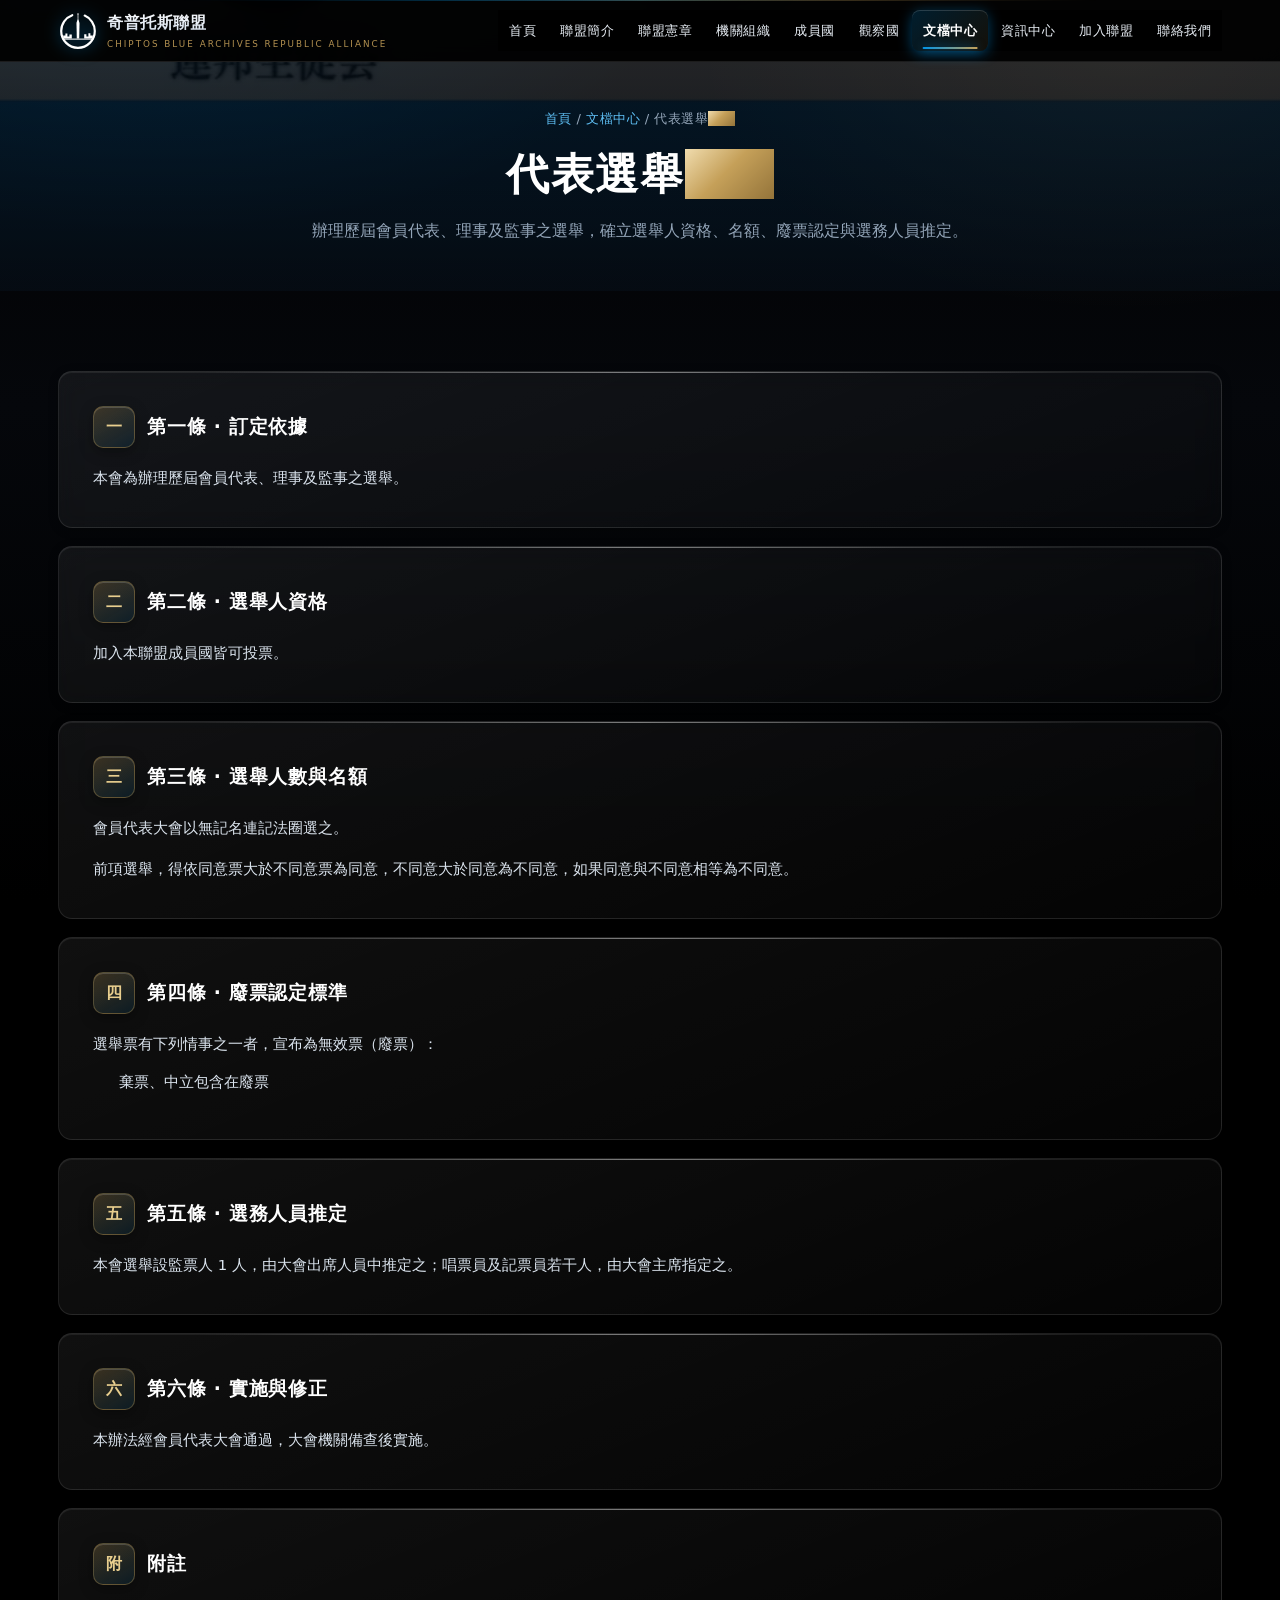
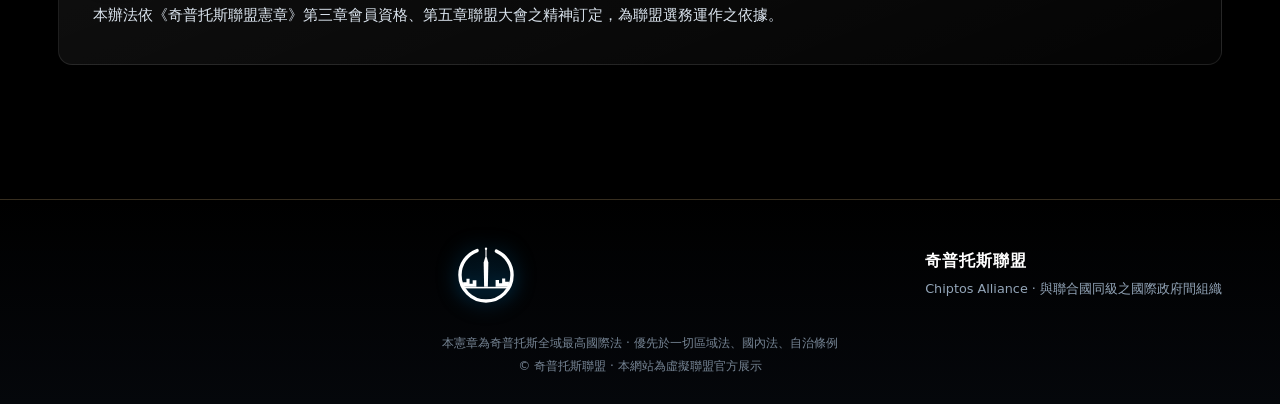
<file: electoral.html>
<!DOCTYPE html>
<html lang="zh-Hant">
<head>
<meta charset="UTF-8">
<meta name="viewport" content="width=device-width, initial-scale=1.0, viewport-fit=cover">
<meta name="theme-color" content="#080b11">
<meta name="description" content="奇普托斯聯盟代表選舉辦法 · 會員代表、理事及監事選舉規範">
<title>代表選舉辦法 | 奇普托斯聯盟</title>
<link rel="icon" type="image/svg+xml" href="[data-uri]">
<style>
:root{--badge:url("[data-uri]");--flag:url("[data-uri]");}
/* =====================================================================
   奇普托斯聯盟 · CA
   移動優先 (Mobile-First) 響應式樣式
   配色：白 / 蔚藍 / 玄黑 三色體系 + 鎏金點綴
   ===================================================================== */

:root{
  --white:#f5f8fb;
  --blue:#0094e6;
  --blue-lt:#5fc0f5;
  --blue-dk:#0066a0;
  --ink:#080b11;
  --ink2:#10161f;
  --ink3:#161d28;
  --gold:#c5a059;
  --gold-lt:#e8ce8e;
  --text:#e8eef5;
  --muted:#93a5b8;
  --line:rgba(255,255,255,.09);
  --line-blue:rgba(0,148,230,.3);
  --nav-h:62px;
  --ease:cubic-bezier(.22,.68,.35,1);
}

/* ---------- 基礎重置（移動優先） ---------- */
*,*::before,*::after{margin:0;padding:0;box-sizing:border-box}
html{
  scroll-behavior:smooth;
  scroll-padding-top:calc(var(--nav-h) + 12px);
  -webkit-text-size-adjust:100%;      /* 防止 iOS 橫屏字體放大 */
  text-size-adjust:100%;
}
body{
  font-family:"Noto Sans TC","PingFang TC","Microsoft JhengHei",system-ui,-apple-system,"Helvetica Neue",sans-serif;
  background:var(--ink);
  color:var(--text);
  line-height:1.75;
  font-size:16px;                      /* 手機基準字號 */
  overflow-x:hidden;                   /* 防止橫向溢出 */
  -webkit-font-smoothing:antialiased;
  word-wrap:break-word;
  overflow-wrap:break-word;            /* 長國名/長單詞強制換行 */
}
img{max-width:100%;height:auto;display:block;border:0}
a{color:inherit;text-decoration:none;-webkit-tap-highlight-color:transparent}
button,input,select,textarea{font-family:inherit;font-size:16px} /* iOS 防止 zoom */
ul,ol{list-style:none}
:focus-visible{outline:2px solid var(--blue-lt);outline-offset:2px}
::selection{background:var(--blue);color:#fff}

/* 滾動條（桌面） */
::-webkit-scrollbar{width:8px;height:8px}
::-webkit-scrollbar-track{background:var(--ink)}
::-webkit-scrollbar-thumb{background:linear-gradient(var(--blue),var(--blue-dk));border-radius:4px}

/* ---------- 背景層 ---------- */
body::before{
  content:"";position:fixed;inset:0;z-index:-2;pointer-events:none;
  background:
    radial-gradient(900px 520px at 12% -8%, rgba(0,148,230,.30), transparent 60%),
    radial-gradient(760px 460px at 88% 6%, rgba(197,160,89,.15), transparent 56%),
    linear-gradient(180deg,#070a0f 0%,#0a0e15 45%,#06080c 100%);
}
body::after{
  content:"";position:fixed;inset:0;z-index:-1;pointer-events:none;
  background-image:
    linear-gradient(rgba(255,255,255,.035) 1px,transparent 1px),
    linear-gradient(90deg,rgba(255,255,255,.035) 1px,transparent 1px);
  background-size:48px 48px;
  -webkit-mask-image:radial-gradient(circle at 50% 28%,#000 0%,transparent 72%);
  mask-image:radial-gradient(circle at 50% 28%,#000 0%,transparent 72%);
}

/* ---------- 進度條 ---------- */
#progress{
  position:fixed;top:0;left:0;height:3px;width:0;z-index:9999;
  background:linear-gradient(90deg,var(--blue),var(--gold));
  box-shadow:0 0 10px rgba(0,148,230,.8);
}

/* =====================================================================
   頁首 / 導航（移動優先：漢堡選單）
   ===================================================================== */
.site-header{
  position:fixed;top:0;left:0;right:0;z-index:1000;height:var(--nav-h);
  background:rgba(8,11,17,.82);
  -webkit-backdrop-filter:blur(14px);backdrop-filter:blur(14px);
  border-bottom:1px solid var(--line);
  transition:box-shadow .35s var(--ease),border-color .35s var(--ease);
}
.site-header.scrolled{
  border-bottom-color:var(--line-blue);
  box-shadow:0 4px 26px rgba(0,0,0,.55);
}
.header-inner{
  max-width:1180px;margin:0 auto;height:100%;
  padding:0 14px;
  display:flex;align-items:center;justify-content:space-between;gap:10px;
}
.brand{display:flex;align-items:center;gap:9px;min-width:0;flex:1}
.brand img{
  width:36px;height:36px;flex:none;border-radius:50%;
  filter:drop-shadow(0 0 8px rgba(0,148,230,.55));
}
.brand-text{display:flex;flex-direction:column;min-width:0}
.brand-cn{
  font-size:.98rem;font-weight:800;color:#fff;letter-spacing:.5px;
  white-space:nowrap;overflow:hidden;text-overflow:ellipsis;
}
.brand-en{
  font-size:.55rem;color:var(--gold);letter-spacing:1.2px;
  white-space:nowrap;overflow:hidden;text-overflow:ellipsis;
}
/* 漢堡按鈕：44px 觸控區 */
.nav-toggle{
  flex:none;width:44px;height:44px;display:flex;align-items:center;justify-content:center;
  background:rgba(0,148,230,.12);border:1px solid var(--line-blue);border-radius:9px;
  color:var(--blue-lt);font-size:1.15rem;cursor:pointer;transition:.25s;
}
.nav-toggle:hover{background:rgba(0,148,230,.24)}
.nav-toggle:active{transform:scale(.94)}

/* 導航列：手機為全屏下拉面板 */
.main-nav{
  position:fixed;top:var(--nav-h);left:0;right:0;
  max-height:calc(100vh - var(--nav-h));overflow-y:auto;
  -webkit-overflow-scrolling:touch;
  background:rgba(8,11,17,.985);
  -webkit-backdrop-filter:blur(16px);backdrop-filter:blur(16px);
  border-bottom:1px solid var(--line-blue);
  padding:8px 12px 16px;
  transform:translateY(-102%);opacity:0;visibility:hidden;
  transition:transform .36s var(--ease),opacity .28s var(--ease),visibility .28s;
  box-shadow:0 18px 40px rgba(0,0,0,.6);
}
.main-nav.open{transform:translateY(0);opacity:1;visibility:visible}
.main-nav a{
  display:block;padding:13px 14px;border-radius:9px;
  font-size:.94rem;color:var(--text);letter-spacing:.5px;
  border-left:2px solid transparent;transition:.22s;
}
.main-nav a:hover,.main-nav a:focus{
  background:rgba(0,148,230,.15);color:#fff;border-left-color:var(--blue);
}
.main-nav a.active{
  background:linear-gradient(135deg,var(--blue),var(--blue-dk));
  color:#fff;font-weight:700;border-left-color:var(--gold);
  box-shadow:0 3px 12px rgba(0,148,230,.4);
}
/* 選單遮罩 */
.nav-mask{
  position:fixed;inset:0;top:var(--nav-h);z-index:998;
  background:rgba(0,0,0,.55);opacity:0;visibility:hidden;transition:.3s;
}
.nav-mask.show{opacity:1;visibility:visible}

/* =====================================================================
   首頁 Hero
   ===================================================================== */
.hero{
  position:relative;min-height:100svh;   /* svh 解決手機瀏覽器網址列跳動 */
  min-height:100vh;                      /* 回退 */
  display:flex;align-items:center;justify-content:center;
  padding:calc(var(--nav-h) + 40px) 18px 70px;
  overflow:hidden;text-align:center;
}
.hero-flag{
  position:absolute;inset:0;z-index:0;
  background:var(--flag) center/cover no-repeat;
  opacity:.14;
  filter:saturate(1.1);
}
.hero-veil{
  position:absolute;inset:0;z-index:1;
  background:linear-gradient(180deg,rgba(8,11,17,.55) 0%,rgba(8,11,17,.90) 100%);
}
.hero-content{position:relative;z-index:2;max-width:900px;width:100%}
.hero-badge{
  display:inline-block;margin-bottom:18px;padding:7px 16px;border-radius:999px;
  font-size:.72rem;letter-spacing:2px;color:var(--blue-lt);
  background:rgba(0,148,230,.12);border:1px solid var(--line-blue);
}
.hero-logo{
  width:96px;height:96px;margin:0 auto 20px;
  filter:drop-shadow(0 0 26px rgba(0,148,230,.6));
  animation:floaty 4.5s ease-in-out infinite;
}
@keyframes floaty{0%,100%{transform:translateY(0)}50%{transform:translateY(-9px)}}
.hero-title{
  font-size:clamp(1.55rem,7.2vw,3.9rem);   /* 手機不過大 */
  font-weight:900;color:#fff;line-height:1.28;letter-spacing:1px;
}
.gold-gradient{
  background:linear-gradient(100deg,var(--blue-lt),var(--gold-lt),var(--blue-lt));
  -webkit-background-clip:text;background-clip:text;color:transparent;
}
.hero-sub{
  margin-top:14px;font-size:clamp(.7rem,3vw,.95rem);
  color:var(--gold);letter-spacing:2.5px;
}
.hero-desc{
  margin-top:18px;font-size:clamp(.86rem,3.6vw,1.02rem);
  color:var(--muted);max-width:620px;margin-left:auto;margin-right:auto;
}
.hero-actions{
  margin-top:30px;display:flex;flex-direction:column;gap:11px;align-items:stretch;
}
.scroll-hint{
  position:absolute;bottom:20px;left:50%;transform:translateX(-50%);z-index:2;
  color:var(--muted);font-size:.74rem;letter-spacing:2px;
  animation:bob 2.1s ease-in-out infinite;
}
@keyframes bob{0%,100%{transform:translate(-50%,0);opacity:.55}50%{transform:translate(-50%,7px);opacity:1}}

/* ---------- 按鈕 ---------- */
.btn{
  display:inline-flex;align-items:center;justify-content:center;gap:8px;
  padding:14px 26px;border-radius:10px;font-size:.9rem;font-weight:700;
  letter-spacing:1px;transition:.3s var(--ease);border:1px solid transparent;
  min-height:48px;                      /* 觸控友好 */
}
.btn-primary{
  background:linear-gradient(135deg,var(--blue),var(--blue-dk));color:#fff;
  box-shadow:0 6px 22px rgba(0,148,230,.42);
}
.btn-primary:hover{transform:translateY(-2px);box-shadow:0 12px 30px rgba(0,148,230,.55)}
.btn-gold{
  background:linear-gradient(135deg,var(--gold),#9d7d3d);color:#181206;
  box-shadow:0 6px 22px rgba(197,160,89,.4);
}
.btn-gold:hover{transform:translateY(-2px)}
.btn-ghost{
  color:#fff;border-color:rgba(255,255,255,.28);background:rgba(255,255,255,.03);
}
.btn-ghost:hover{border-color:var(--blue);background:rgba(0,148,230,.14)}

/* =====================================================================
   通用區塊
   ===================================================================== */
.container{width:100%;max-width:1180px;margin:0 auto;padding:0 16px}
.section{padding:56px 0;position:relative}
.section-alt{background:linear-gradient(180deg,transparent,rgba(0,148,230,.045),transparent)}
.section-head{margin-bottom:32px}
.section-head h2{
  font-size:clamp(1.35rem,5.4vw,2.1rem);color:#fff;font-weight:900;letter-spacing:.5px;
}
.section-head .muted{margin-top:8px;font-size:.88rem}
.section-link{display:inline-block;margin-top:10px;color:var(--blue-lt);font-size:.86rem}
.rule{width:56px;height:3px;margin-top:12px;background:linear-gradient(90deg,var(--blue),var(--gold));border-radius:2px}
.muted{color:var(--muted)}
.gold{color:var(--gold-lt)}

/* 分頁 Hero */
.page-hero{
  position:relative;padding:calc(var(--nav-h) + 46px) 0 46px;text-align:center;overflow:hidden;
}
.page-hero .hero-bg{
  position:absolute;inset:0;z-index:0;
  background:var(--flag) center/cover no-repeat;opacity:.10;
}
.page-hero .hero-bg::after{
  content:"";position:absolute;inset:0;
  background:linear-gradient(180deg,rgba(8,11,17,.7),rgba(8,11,17,.95));
}
.page-hero .container{position:relative;z-index:1}
.page-hero h1{
  font-size:clamp(1.5rem,6.4vw,2.7rem);color:#fff;font-weight:900;letter-spacing:.5px;line-height:1.3;
}
.page-hero .hero-desc{
  margin-top:14px;color:var(--muted);font-size:clamp(.84rem,3.5vw,.98rem);
  max-width:660px;margin-left:auto;margin-right:auto;
}
.breadcrumb{
  font-size:.78rem;color:var(--muted);margin-bottom:14px;letter-spacing:.5px;
}
.breadcrumb a{color:var(--blue-lt)}

/* ---------- 統計 ---------- */
.stats{
  display:grid;grid-template-columns:repeat(2,1fr);gap:12px;   /* 手機 2 欄 */
}
.stat{
  background:linear-gradient(160deg,rgba(255,255,255,.055),rgba(255,255,255,.012));
  border:1px solid var(--line);border-radius:13px;padding:22px 12px;text-align:center;
  position:relative;overflow:hidden;transition:.35s var(--ease);
}
.stat::before{
  content:"";position:absolute;top:0;left:0;right:0;height:3px;
  background:linear-gradient(90deg,var(--blue),var(--gold));
}
.stat:hover{transform:translateY(-4px);border-color:var(--line-blue)}
.stat-num{
  display:block;font-size:clamp(1.7rem,8vw,2.5rem);font-weight:900;
  color:var(--blue-lt);line-height:1.1;
}
.stat-label{display:block;margin-top:7px;font-size:.78rem;color:var(--muted);letter-spacing:.5px}

/* ---------- 網格（自動適配，手機單欄） ---------- */
.grid-2,.grid-3,.grid-4{
  display:grid;gap:14px;grid-template-columns:1fr;   /* 手機：單欄 */
}

/* ---------- 資訊卡 ---------- */
.info-card{
  background:linear-gradient(165deg,rgba(255,255,255,.055),rgba(255,255,255,.012));
  border:1px solid var(--line);border-radius:14px;padding:24px 20px;
  transition:.35s var(--ease);
}
.info-card:hover{transform:translateY(-5px);border-color:var(--line-blue);box-shadow:0 14px 34px rgba(0,0,0,.42)}
.info-icon{
  width:50px;height:50px;border-radius:12px;display:flex;align-items:center;justify-content:center;
  font-size:1.5rem;margin-bottom:14px;
  background:linear-gradient(135deg,rgba(0,148,230,.22),rgba(0,148,230,.05));
  border:1px solid var(--line-blue);
}
.info-card h4{color:#fff;font-size:1.06rem;margin-bottom:8px;line-height:1.5}
.info-card p{font-size:.9rem}

/* ---------- 快速入口卡 ---------- */
.entry-card{
  display:flex;align-items:center;gap:16px;padding:20px;border-radius:13px;
  background:linear-gradient(150deg,rgba(0,148,230,.12),rgba(255,255,255,.02));
  border:1px solid var(--line-blue);transition:.3s var(--ease);
}
.entry-card:hover{transform:translateY(-4px);border-color:var(--gold);background:linear-gradient(150deg,rgba(197,160,89,.16),rgba(255,255,255,.03))}
.entry-num{
  flex:none;width:44px;height:44px;border-radius:10px;display:flex;align-items:center;justify-content:center;
  background:linear-gradient(135deg,var(--blue),var(--blue-dk));color:#fff;font-weight:900;font-size:1rem;
}
.entry-card h4{color:#fff;font-size:1rem;margin-bottom:4px}
.entry-card p{font-size:.82rem}

/* =====================================================================
   成員國 / 觀察員（重點：完整顯示國名）
   ===================================================================== */
.filters{
  display:flex;gap:8px;flex-wrap:wrap;margin-bottom:24px;
  padding-bottom:4px;                    /* 允許內部換行 */
}
.filter-btn{
  padding:9px 16px;border-radius:999px;font-size:.82rem;cursor:pointer;
  background:rgba(255,255,255,.04);border:1px solid var(--line);color:var(--muted);
  transition:.25s;min-height:38px;white-space:nowrap;
}
.filter-btn:hover{color:#fff;border-color:var(--line-blue)}
.filter-btn:active{transform:scale(.95)}
.filter-btn.active{
  background:linear-gradient(135deg,var(--blue),var(--blue-dk));color:#fff;
  border-color:transparent;font-weight:700;box-shadow:0 3px 12px rgba(0,148,230,.4);
}

.member-grid{display:grid;grid-template-columns:1fr;gap:13px}   /* 手機單欄 */
.member-card{
  display:flex;align-items:center;gap:14px;padding:16px;border-radius:13px;
  background:linear-gradient(150deg,rgba(255,255,255,.05),rgba(255,255,255,.012));
  border:1px solid var(--line);transition:.3s var(--ease);
}
.member-card:hover{transform:translateY(-3px);border-color:var(--line-blue);background:linear-gradient(150deg,rgba(0,148,230,.13),rgba(255,255,255,.02))}
.member-flag{
  flex:none;width:46px;height:34px;border-radius:5px;
  box-shadow:0 2px 9px rgba(0,0,0,.45);border:1px solid rgba(255,255,255,.16);
}
.member-body{flex:1;min-width:0}   /* min-width:0 讓長國名正常換行 */
.member-no{
  display:inline-block;font-size:.68rem;color:var(--gold);letter-spacing:1.5px;font-weight:700;
}
.member-card h3{
  font-size:.98rem;color:#fff;font-weight:700;line-height:1.45;margin-top:2px;
  overflow-wrap:anywhere;               /* 長國名完整換行不截斷 */
}
.member-en{
  display:block;font-size:.72rem;color:var(--muted);margin-top:3px;letter-spacing:.4px;
  overflow-wrap:anywhere;
}
.badge{
  display:inline-block;margin-top:7px;padding:3px 10px;border-radius:999px;
  font-size:.68rem;letter-spacing:.6px;font-weight:700;
}
.badge-member{background:rgba(0,148,230,.18);color:var(--blue-lt);border:1px solid var(--line-blue)}
.badge-observer{background:rgba(197,160,89,.16);color:var(--gold-lt);border:1px solid rgba(197,160,89,.35)}

.empty-state{
  text-align:center;padding:40px 18px;color:var(--muted);font-size:.9rem;
  border:1px dashed var(--line);border-radius:13px;
}

/* 觀察員 */
.observer-list{display:grid;grid-template-columns:1fr;gap:14px}
.observer-item{
  display:flex;align-items:flex-start;gap:14px;padding:18px;border-radius:13px;
  background:linear-gradient(150deg,rgba(197,160,89,.09),rgba(255,255,255,.015));
  border:1px solid rgba(197,160,89,.22);transition:.3s var(--ease);
}
.observer-item:hover{transform:translateY(-3px);border-color:rgba(197,160,89,.5)}
.observer-flag{
  flex:none;width:46px;height:34px;border-radius:5px;
  box-shadow:0 2px 9px rgba(0,0,0,.45);border:1px solid rgba(255,255,255,.16);
}
.observer-body{flex:1;min-width:0}
.observer-head{display:flex;align-items:center;gap:10px;flex-wrap:wrap}
.observer-head h3{font-size:1rem;color:#fff;font-weight:700;line-height:1.45;overflow-wrap:anywhere}
.observer-body .member-en{display:block;margin-top:4px}
.observer-body p{font-size:.85rem;margin-top:8px}

.notice-card{
  margin-top:26px;padding:20px;border-radius:13px;
  background:rgba(0,148,230,.09);border:1px solid var(--line-blue);
}
.notice-card h4{color:var(--blue-lt);font-size:1rem;margin-bottom:8px}
.notice-card p{font-size:.87rem}
.notice-card a{color:var(--gold-lt);text-decoration:underline}

/* =====================================================================
   憲章條文
   ===================================================================== */
.charter-wrap{display:grid;grid-template-columns:1fr;gap:26px}  /* 手機單欄 */
.toc{
  position:static;background:rgba(255,255,255,.03);border:1px solid var(--line);
  border-radius:13px;padding:16px 13px;
}
.toc-title{
  color:var(--gold);font-weight:800;letter-spacing:2px;font-size:.82rem;
  padding-bottom:11px;border-bottom:1px solid var(--line);margin-bottom:10px;
}
.toc-links{display:flex;flex-direction:column;gap:2px}
.toc a{
  display:block;color:var(--muted);font-size:.82rem;padding:9px 11px;border-radius:7px;
  transition:.22s;border-left:2px solid transparent;line-height:1.5;
}
.toc a:hover{color:#fff;background:rgba(0,148,230,.12)}
.toc a.on{color:var(--blue-lt);border-left-color:var(--blue);background:rgba(0,148,230,.15);font-weight:700}

.article{
  background:rgba(255,255,255,.025);border:1px solid var(--line);border-radius:14px;
  padding:24px 20px;margin-bottom:18px;scroll-margin-top:calc(var(--nav-h) + 16px);
  transition:.4s var(--ease);
}
.article.on{border-color:rgba(197,160,89,.45);box-shadow:0 10px 32px rgba(0,0,0,.4)}
.art-head{display:flex;align-items:center;gap:12px;margin-bottom:16px;flex-wrap:wrap}
.art-no{
  flex:none;width:42px;height:42px;border-radius:10px;
  background:linear-gradient(135deg,var(--gold),#9d7d3d);color:#181206;
  font-weight:900;font-size:1rem;display:flex;align-items:center;justify-content:center;
  box-shadow:0 3px 12px rgba(197,160,89,.4);
}
.art-title{font-size:1.16rem;color:#fff;font-weight:800;line-height:1.45;overflow-wrap:anywhere}
.art-body{color:#d3dee9;font-size:.93rem}
.art-body ol,.art-body ul{padding-left:20px;margin-top:10px}
.art-body li{margin:9px 0;padding-left:5px;line-height:1.8}
.art-body strong{color:var(--blue-lt)}
.art-body p+p{margin-top:12px}
.preamble{background:linear-gradient(135deg,rgba(0,148,230,.13),rgba(197,160,89,.06));border-color:var(--line-blue)}
.covenant{
  background:linear-gradient(160deg,rgba(197,160,89,.15),rgba(0,148,230,.06));
  border:1px solid rgba(197,160,89,.45);text-align:center;padding:38px 22px;
}
.covenant .seal{font-size:2.6rem;margin-bottom:12px}
.covenant h3{color:var(--gold-lt);font-size:1.35rem;letter-spacing:1.5px;line-height:1.5}
.covenant p{color:#dde8f2;margin-top:14px;font-size:1rem;line-height:2}

/* =====================================================================
   組織架構 / 時間軸
   ===================================================================== */
.org-tier{
  border:1px solid var(--line);border-radius:13px;padding:20px;margin-bottom:14px;
  background:linear-gradient(150deg,rgba(255,255,255,.04),rgba(255,255,255,.01));
}
.org-tier.lead{
  border-color:rgba(197,160,89,.5);
  background:linear-gradient(150deg,rgba(197,160,89,.14),rgba(0,148,230,.05));
}
.org-tier h4{color:var(--gold-lt);margin-bottom:12px;font-size:1rem;line-height:1.5}
.org-nodes{display:grid;grid-template-columns:1fr;gap:10px}
.org-node{
  padding:12px 14px;border-radius:9px;text-align:center;font-size:.88rem;
  background:rgba(0,148,230,.13);border:1px solid var(--line-blue);color:#fff;
}

.timeline{position:relative;padding-left:24px}
.timeline::before{
  content:"";position:absolute;left:6px;top:6px;bottom:6px;width:2px;
  background:linear-gradient(var(--blue),var(--gold));
}
.tl-item{position:relative;padding:0 0 24px 18px}
.tl-item::before{
  content:"";position:absolute;left:-24px;top:6px;width:13px;height:13px;border-radius:50%;
  background:var(--ink);border:3px solid var(--blue);box-shadow:0 0 0 3px rgba(0,148,230,.15);
}
.tl-year{color:var(--gold-lt);font-weight:800;font-size:.88rem;letter-spacing:1px}
.tl-item h4{color:#fff;margin:5px 0;font-size:1.02rem;line-height:1.5;overflow-wrap:anywhere}
.tl-item p{color:var(--muted);font-size:.88rem}

/* =====================================================================
   新聞 / 文檔
   ===================================================================== */
.news-list{display:grid;gap:12px}
.news-row{
  display:flex;flex-direction:column;gap:8px;padding:18px;border-radius:12px;
  background:rgba(255,255,255,.028);border:1px solid var(--line);transition:.3s var(--ease);
}
.news-row:hover{transform:translateY(-3px);border-color:var(--line-blue);background:rgba(0,148,230,.08)}
.news-date{font-size:.74rem;color:var(--gold);letter-spacing:1px;font-weight:700}
.news-tag{
  align-self:flex-start;padding:3px 10px;border-radius:999px;font-size:.68rem;font-weight:700;
}
.tag-meeting{background:rgba(0,148,230,.2);color:var(--blue-lt)}
.tag-member{background:rgba(197,160,89,.18);color:var(--gold-lt)}
.tag-charter{background:rgba(255,255,255,.09);color:var(--muted)}
.news-title{color:#fff;font-size:.95rem;line-height:1.6;overflow-wrap:anywhere}

.doc-group{margin-bottom:34px}
.doc-group h3{
  color:var(--gold-lt);font-size:1.05rem;margin-bottom:14px;
  padding-left:11px;border-left:3px solid var(--gold);line-height:1.5;
}
.doc-card{
  display:flex;align-items:center;gap:13px;padding:16px;border-radius:11px;
  background:rgba(255,255,255,.03);border:1px solid var(--line);transition:.3s var(--ease);
  margin-bottom:10px;
}
.doc-card:hover{border-color:var(--blue);background:rgba(0,148,230,.1);transform:translateX(4px)}
.doc-tag{
  flex:none;padding:4px 10px;border-radius:6px;font-size:.68rem;font-weight:700;letter-spacing:.6px;
}
.doc-tag.core{background:linear-gradient(135deg,var(--gold),#9d7d3d);color:#181206}
.doc-tag.rule{background:rgba(0,148,230,.2);color:var(--blue-lt);border:1px solid var(--line-blue)}
.doc-tag.doc{background:rgba(255,255,255,.08);color:var(--muted)}
.doc-text{flex:1;min-width:0}
.doc-text b{display:block;color:#fff;font-size:.95rem;line-height:1.5;overflow-wrap:anywhere}
.doc-text span{font-size:.8rem;color:var(--muted)}
.doc-arrow{color:var(--muted);font-size:1.2rem;flex:none}

/* =====================================================================
   表單
   ===================================================================== */
.form-wrap{
  background:rgba(255,255,255,.03);border:1px solid var(--line);
  border-radius:15px;padding:24px 18px;
}
.form-row{display:grid;grid-template-columns:1fr;gap:0}
.fgroup{margin-bottom:16px}
.fgroup label{display:block;margin-bottom:7px;color:var(--muted);font-size:.85rem;letter-spacing:.4px}
.fgroup label i{color:var(--gold);font-style:normal}
.fgroup input,.fgroup select,.fgroup textarea{
  width:100%;padding:13px 14px;border-radius:9px;
  background:rgba(0,0,0,.32);border:1px solid rgba(255,255,255,.13);
  color:#fff;font-size:16px;transition:.25s;min-height:48px;   /* 16px 防 iOS zoom */
}
.fgroup input:focus,.fgroup select:focus,.fgroup textarea:focus{
  outline:none;border-color:var(--blue);box-shadow:0 0 0 3px rgba(0,148,230,.18);
}
.fgroup textarea{min-height:120px;resize:vertical;line-height:1.7}
.fgroup select{
  -webkit-appearance:none;appearance:none;
  background-image:url("data:image/svg+xml;utf8,<svg xmlns='http://www.w3.org/2000/svg' width='13' height='13' fill='%235fc0f5'><path d='M3 5l3.5 3.5L10 5z'/></svg>");
  background-repeat:no-repeat;background-position:right 14px center;padding-right:38px;
}
.form-note{margin-top:12px;font-size:.8rem;color:var(--muted);text-align:center}

/* ---------- 聯絡卡 ---------- */
.contact-grid{display:grid;grid-template-columns:1fr;gap:13px}
.contact-card{
  padding:22px;border-radius:13px;background:rgba(255,255,255,.03);
  border:1px solid var(--line);transition:.3s var(--ease);
}
.contact-card:hover{border-color:var(--line-blue);transform:translateY(-4px)}
.contact-card h4{color:var(--blue-lt);margin-bottom:8px;font-size:1.02rem;line-height:1.5}
.contact-card p{font-size:.88rem}

/* =====================================================================
   旗幟橫幅
   ===================================================================== */
.flag-banner{
  position:relative;border-radius:14px;overflow:hidden;
  border:1px solid var(--line);box-shadow:0 16px 44px rgba(0,0,0,.5);
}
.flag-banner img{width:100%;opacity:.92}
.flag-cap{
  position:absolute;bottom:0;left:0;right:0;padding:12px 16px;
  background:linear-gradient(0deg,rgba(0,0,0,.88),transparent);
  color:var(--gold-lt);font-size:.78rem;letter-spacing:.8px;line-height:1.6;
}

/* =====================================================================
   頁尾
   ===================================================================== */
.site-footer{
  background:#05070a;border-top:1px solid var(--line);
  padding:44px 0 26px;margin-top:36px;text-align:center;
}
.footer-brand{
  display:flex;flex-direction:column;align-items:center;gap:12px;margin-bottom:26px;
}
.footer-brand img{width:62px;height:62px;border-radius:50%;filter:drop-shadow(0 0 14px rgba(0,148,230,.5))}
.footer-brand h4{color:#fff;font-size:1.02rem;font-weight:800;line-height:1.5}
.footer-brand p{font-size:.8rem;margin-top:5px}
.footer-meta p{font-size:.76rem;color:var(--muted);line-height:1.9;opacity:.8}

/* =====================================================================
   入場動畫
   ===================================================================== */
.fade-in{opacity:0;transform:translateY(26px);transition:opacity .75s var(--ease),transform .75s var(--ease)}
.fade-in.in{opacity:1;transform:none}
@media (prefers-reduced-motion:reduce){
  .fade-in{opacity:1;transform:none;transition:none}
  .hero-logo,.scroll-hint{animation:none}
  html{scroll-behavior:auto}
}

/* =====================================================================
   📱 → 📲 斷點：小手機 → 平板 → 桌機（移動優先遞增）
   ===================================================================== */

/* ---- ≥400px：極小屏微調 ---- */
@media (min-width:400px){
  .stats{gap:14px}
  .hero-logo{width:110px;height:110px}
}

/* ---- ≥560px：大手機 / 小平板 ---- */
@media (min-width:560px){
  .container{padding:0 22px}
  .section{padding:64px 0}
  .hero{padding:calc(var(--nav-h) + 50px) 24px 76px}
  .hero-actions{flex-direction:row;justify-content:center;flex-wrap:wrap}
  .hero-actions .btn{flex:none}
  .grid-2{grid-template-columns:repeat(2,1fr)}
  .member-grid{grid-template-columns:repeat(2,1fr)}
  .observer-list{grid-template-columns:repeat(2,1fr)}
  .contact-grid{grid-template-columns:repeat(2,1fr)}
  .form-row{grid-template-columns:repeat(2,1fr);gap:0 16px}
  .org-nodes{grid-template-columns:repeat(2,1fr)}
  .news-row{flex-direction:row;align-items:center;gap:14px;flex-wrap:wrap}
  .news-title{flex:1;min-width:200px}
  .footer-brand{flex-direction:row;justify-content:center;text-align:left}
}

/* ---- ≥768px：平板 ---- */
@media (min-width:768px){
  body{font-size:16.5px}
  .container{padding:0 28px}
  .section{padding:76px 0}
  .stats{grid-template-columns:repeat(4,1fr)}
  .grid-3{grid-template-columns:repeat(2,1fr)}
  .member-grid{grid-template-columns:repeat(2,1fr)}
  .hero-title{font-size:clamp(2.4rem,5.4vw,3.6rem)}
  .hero-logo{width:128px;height:128px}
  .article{padding:30px 30px}
  .form-wrap{padding:32px}
  .covenant{padding:46px 34px}
  .toc{max-height:calc(100vh - var(--nav-h) - 40px);overflow-y:auto}
}

/* ---- ≥1024px：桌機 ---- */
@media (min-width:1024px){
  /* 桌機：導航常駐，隱藏漢堡 */
  .nav-toggle{display:none}
  .nav-mask{display:none}
  .main-nav{
    position:static;max-height:none;overflow:visible;
    display:flex;align-items:center;gap:2px;
    background:none;backdrop-filter:none;-webkit-backdrop-filter:none;
    border:none;padding:0;transform:none;opacity:1;visibility:visible;box-shadow:none;
  }
  .main-nav a{
    padding:9px 11px;font-size:.84rem;border-left:none;border-radius:8px;white-space:nowrap;
  }
  .main-nav a:hover{transform:translateY(-1px)}
  .brand img{width:40px;height:40px}
  .grid-3{grid-template-columns:repeat(3,1fr)}
  .grid-4{grid-template-columns:repeat(4,1fr)}
  .member-grid{grid-template-columns:repeat(3,1fr)}
  .observer-list{grid-template-columns:repeat(2,1fr)}
  .charter-wrap{grid-template-columns:250px 1fr;gap:38px;align-items:start}
  .toc{position:sticky;top:calc(var(--nav-h) + 18px)}
  .article{padding:34px 34px}
  .hero-title{font-size:clamp(2.8rem,4.6vw,4rem)}
  .hero-logo{width:140px;height:140px}
  .section{padding:88px 0}
}

/* ---- ≥1280px：大屏 ---- */
@media (min-width:1280px){
  .container{max-width:1220px}
  .member-grid{grid-template-columns:repeat(4,1fr)}
}

/* ---- 橫屏矮屏優化 ---- */
@media (max-height:520px) and (orientation:landscape){
  .hero{min-height:auto;padding:calc(var(--nav-h) + 26px) 20px 40px}
  .hero-logo{width:70px;height:70px;margin-bottom:12px}
  .scroll-hint{display:none}
  .main-nav{max-height:calc(100vh - var(--nav-h));}
}

/* ---- 列印 ---- */
@media print{
  body{background:#fff;color:#000}
  .site-header,.main-nav,.nav-toggle,.scroll-hint,#progress,.hero-flag,.hero-veil{display:none!important}
  .article,.info-card,.member-card{break-inside:avoid;border-color:#ccc}
  .fade-in{opacity:1;transform:none}
}

/* =====================================================================
   入盟申請回執卡（Web3Forms 提交結果）
   ===================================================================== */
.result-card{
  border-radius:15px;padding:24px 20px;margin-top:20px;
  animation:pop .45s var(--ease);
}
@keyframes pop{from{opacity:0;transform:translateY(14px)}to{opacity:1;transform:none}}
.result-ok{
  background:linear-gradient(150deg,rgba(0,148,230,.14),rgba(197,160,89,.07));
  border:1px solid rgba(0,148,230,.45);
  box-shadow:0 14px 40px rgba(0,0,0,.42);
}
.result-error{
  background:rgba(217,100,106,.10);
  border:1px solid rgba(217,100,106,.45);
}
.result-head{
  font-size:1.1rem;font-weight:800;color:#fff;margin-bottom:8px;line-height:1.5;
}
.result-ok .result-head{color:var(--blue-lt)}
.result-error .result-head{color:#f08a8f}
.result-sub{
  font-size:.85rem;color:var(--muted);line-height:1.8;margin-bottom:16px;
}
.result-table{
  width:100%;border-collapse:collapse;font-size:.86rem;
}
.result-table tr{border-bottom:1px solid rgba(255,255,255,.09)}
.result-table tr:last-child{border-bottom:none}
.result-table th{
  text-align:left;color:var(--muted);font-weight:600;
  padding:9px 10px 9px 0;white-space:nowrap;width:38%;vertical-align:top;
}
.result-table td{
  color:#fff;padding:9px 0;text-align:right;
  overflow-wrap:anywhere;line-height:1.6;
}
.result-table td.hl{
  color:var(--gold-lt);font-weight:800;letter-spacing:1px;
}
.status{
  display:inline-block;padding:3px 12px;border-radius:999px;font-size:.74rem;font-weight:700;
  background:rgba(197,160,89,.2);color:var(--gold-lt);border:1px solid rgba(197,160,89,.4);
}
.result-note{
  margin-top:16px;font-size:.82rem;color:var(--muted);line-height:1.85;
  padding-top:14px;border-top:1px solid rgba(255,255,255,.09);
}

@media (min-width:560px){
  .result-table th{width:30%}
  .result-card{padding:28px 26px}
}


/* ===== Base64 內嵌版 · CSS 變數復用，圖片零檔案 ===== */
.brand .emblem,.footer-brand .emblem,.hero-emblem{display:block;background-image:var(--badge);background-size:contain;background-position:center;background-repeat:no-repeat}
.brand .emblem{width:36px;height:36px;flex:none;filter:drop-shadow(0 0 8px rgba(0,148,230,.55))}
.footer-brand .emblem{width:62px;height:62px;margin:0 auto;filter:drop-shadow(0 0 14px rgba(0,148,230,.5))}
.hero-emblem{width:96px;height:96px;margin:0 auto 20px;filter:drop-shadow(0 0 26px rgba(0,148,230,.6));animation:floaty 4.5s ease-in-out infinite}
.flag-render{width:100%;aspect-ratio:16/9;background-image:var(--flag);background-size:cover;background-position:center;border-radius:14px;border:1px solid rgba(255,255,255,.14);box-shadow:0 16px 44px rgba(0,0,0,.5)}
@media(min-width:768px){.hero-emblem{width:140px;height:140px}.brand .emblem{width:40px;height:40px}}


/* =====================================================================
   v15 · 美觀增強（疊加於原有樣式之上，不破壞既有設計）
   ===================================================================== */

/* ---------- 1. 卡片質感：內高光 + 立體陰影 ---------- */
.info-card,.member-card,.observer-item,.article,.contact-card,.doc-card,
.entry-card,.quick-card,.org-tier,.form-wrap,.toc,.stat,.news-row{
  box-shadow:inset 0 1px 0 rgba(255,255,255,.07), 0 8px 26px rgba(0,0,0,.30);
}
.info-card:hover,.member-card:hover,.observer-item:hover,.doc-card:hover,
.entry-card:hover,.quick-card:hover,.contact-card:hover,.news-row:hover,.stat:hover{
  box-shadow:inset 0 1px 0 rgba(255,255,255,.12), 0 20px 46px rgba(0,148,230,.22);
  border-color:rgba(197,160,89,.48);
}

/* ---------- 2. 標題層次 ---------- */
.hero-title{letter-spacing:2px;line-height:1.30;text-shadow:0 4px 24px rgba(0,148,230,.30)}
.page-hero h1{letter-spacing:1.6px;line-height:1.35}
.section-head h2,.section-title{letter-spacing:1px}
.art-title,.info-card h4,.member-card h3,.observer-head h3{letter-spacing:.4px}

/* ---------- 3. 章節標題雙側裝飾線 ---------- */
.section-head h2,.section-title{position:relative;display:inline-block}
.section-head h2::after,.section-title::after{
  content:"";display:block;height:2px;margin:10px auto 0;width:70%;
  background:linear-gradient(90deg,transparent,rgba(0,148,230,.9),rgba(197,160,89,.9),transparent);
  border-radius:2px;
}

/* ---------- 4. 按鈕流光 ---------- */
.btn-primary,.btn-gold,.cta-btn{position:relative;overflow:hidden}
.btn-primary::after,.btn-gold::after,.cta-btn::after{
  content:"";position:absolute;top:0;left:-110%;width:60%;height:100%;
  background:linear-gradient(100deg,transparent,rgba(255,255,255,.30),transparent);
  animation:sheen 4.2s ease-in-out infinite;pointer-events:none;
}
@keyframes sheen{0%{left:-110%}55%{left:120%}100%{left:120%}}
@media(prefers-reduced-motion:reduce){
  .btn-primary::after,.btn-gold::after,.cta-btn::after{animation:none;display:none}
}

/* ---------- 5. 徽標光暈 ---------- */
.brand .emblem,.footer-brand .emblem{animation:breathe 5s ease-in-out infinite}
@keyframes breathe{
  0%,100%{filter:drop-shadow(0 0 8px rgba(0,148,230,.5))}
  50%{filter:drop-shadow(0 0 16px rgba(0,148,230,.85))}
}
@media(prefers-reduced-motion:reduce){.brand .emblem,.footer-brand .emblem{animation:none}}

/* ---------- 6. 分隔線漸變 ---------- */
.rule{height:2px;background:linear-gradient(90deg,rgba(0,148,230,.9),rgba(197,160,89,.9),transparent);border-radius:2px}

/* ---------- 7. 頁腳 ---------- */
.site-footer{border-top:1px solid rgba(197,160,89,.28);box-shadow:0 -10px 40px rgba(0,0,0,.35)}
.footer-brand h4{letter-spacing:1px}

/* ---------- 8. 導航當前項 ---------- */
.main-nav a.active{
  box-shadow:0 3px 14px rgba(0,148,230,.45), inset 0 1px 0 rgba(255,255,255,.15);
}

/* ---------- 9. 徽章 ---------- */
.badge-member,.badge-observer,.badge{
  box-shadow:0 2px 8px rgba(0,0,0,.28);
}
.hero-badge{letter-spacing:2.5px}

/* ---------- 10. 條文編號 ---------- */
.art-no{box-shadow:0 4px 14px rgba(197,160,89,.45), inset 0 1px 0 rgba(255,255,255,.35)}

/* ---------- 11. 首屏載入淡入 ---------- */
body{animation:pageIn .55s ease both}
@keyframes pageIn{from{opacity:0}to{opacity:1}}
@media(prefers-reduced-motion:reduce){body{animation:none}}

/* ---------- 12. 錨點區塊呼吸間距 ---------- */
.article+.article{margin-top:4px}

/* ===== v16 · 美觀增強（法規頁） ===== */
.info-card,.member-card,.observer-item,.article,.contact-card,.doc-card,
.entry-card,.quick-card,.org-tier,.form-wrap,.toc,.stat,.news-row{
  box-shadow:inset 0 1px 0 rgba(255,255,255,.07), 0 8px 26px rgba(0,0,0,.30);
}
.article:hover{
  box-shadow:inset 0 1px 0 rgba(255,255,255,.12), 0 20px 46px rgba(0,148,230,.22);
  border-color:rgba(197,160,89,.48);
}
.section-head h2{position:relative;display:inline-block}
.section-head h2::after{
  content:"";display:block;height:2px;margin:10px auto 0;width:70%;
  background:linear-gradient(90deg,transparent,rgba(0,148,230,.9),rgba(197,160,89,.9),transparent);
  border-radius:2px;
}
.art-no{box-shadow:0 4px 14px rgba(197,160,89,.45), inset 0 1px 0 rgba(255,255,255,.35)}
.brand .emblem,.footer-brand .emblem{animation:breathe 5s ease-in-out infinite}
@keyframes breathe{
  0%,100%{filter:drop-shadow(0 0 8px rgba(0,148,230,.5))}
  50%{filter:drop-shadow(0 0 16px rgba(0,148,230,.85))}
}
.rule{height:2px;background:linear-gradient(90deg,rgba(0,148,230,.9),rgba(197,160,89,.9),transparent);border-radius:2px}
.site-footer{border-top:1px solid rgba(197,160,89,.28);box-shadow:0 -10px 40px rgba(0,0,0,.35)}
.main-nav a.active{box-shadow:0 3px 14px rgba(0,148,230,.45), inset 0 1px 0 rgba(255,255,255,.15)}
body{animation:pageIn .55s ease both}
@keyframes pageIn{from{opacity:0}to{opacity:1}}
@media(prefers-reduced-motion:reduce){
  body{animation:none}
  .brand .emblem,.footer-brand .emblem{animation:none}
}

/* =====================================================================
   v17 · 玄黑主題（主體偏黑）
   ===================================================================== */
:root{
  --ink:#000000;
  --ink2:#06080c;
  --ink3:#0b0e14;
  --line:rgba(255,255,255,.10);
  --line-blue:rgba(0,148,230,.28);
}
body::before{
  background:
    radial-gradient(900px 520px at 12% -8%,rgba(0,148,230,.16),transparent 60%),
    radial-gradient(760px 460px at 88% 6%,rgba(197,160,89,.09),transparent 56%),
    linear-gradient(180deg,#000000,#05070b 45%,#000000)!important;
}
.site-header{background:rgba(0,0,0,.93)!important;border-bottom-color:rgba(255,255,255,.10)!important}
.nav-mask{background:rgba(0,0,0,.6)!important}
.main-nav{background:rgba(0,0,0,.96)!important;border-color:rgba(255,255,255,.08)!important}
.hero{background:radial-gradient(ellipse at center,#05070b 0%,#000000 72%)!important}
.hero-bg,.page-hero .hero-bg{opacity:.5!important}
.section-alt{background:rgba(255,255,255,.018)!important}
.site-footer{background:#000000!important;border-top-color:rgba(197,160,89,.24)!important}
.article,.info-card,.member-card,.observer-item,.doc-card,.entry-card,
.quick-card,.contact-card,.org-tier,.stat,.news-row,.form-wrap,.toc{
  background:rgba(255,255,255,.035)!important;
  border-color:rgba(255,255,255,.10)!important;
}
.article:hover,.info-card:hover,.member-card:hover,.observer-item:hover,
.doc-card:hover,.entry-card:hover,.quick-card:hover,.contact-card:hover,.news-row:hover,.stat:hover{
  background:rgba(255,255,255,.06)!important;
  border-color:rgba(197,160,89,.45)!important;
}
.flag-render{border-color:rgba(255,255,255,.16)!important}
/* =====================================================================
   v21 · 高級版視覺系統
   ===================================================================== */

/* ---------- 0. 基礎變數 ---------- */
:root{
  --gold-grad:linear-gradient(135deg,#f0dcae,#c5a059 46%,#94743a);
  --blue-grad:linear-gradient(135deg,#7fd2ff,#0094e6 52%,#005c94);
  --hair:rgba(255,255,255,.10);
  --hair-gold:rgba(197,160,89,.34);
  --sh-1:0 2px 10px rgba(0,0,0,.30);
  --sh-2:0 12px 34px rgba(0,0,0,.46);
  --sh-glow:0 16px 48px rgba(0,148,230,.26);
  --ease:cubic-bezier(.22,.68,.28,1);
}

/* ---------- 1. 字體渲染與基礎 ---------- */
html{
  -webkit-text-size-adjust:100%;
  scrollbar-color:#0094e6 #000;
  scrollbar-width:thin;
}
body{
  -webkit-font-smoothing:antialiased;
  -moz-osx-font-smoothing:grayscale;
  text-rendering:optimizeLegibility;
  font-feature-settings:"kern" 1;
}
::selection{background:rgba(197,160,89,.34);color:#fff}
a:focus-visible,button:focus-visible,input:focus-visible,
select:focus-visible,textarea:focus-visible,[tabindex]:focus-visible{
  outline:2px solid #0094e6;outline-offset:3px;border-radius:6px;
}

/* ---------- 2. 自訂捲軸 ---------- */
::-webkit-scrollbar{width:10px;height:10px}
::-webkit-scrollbar-track{background:#000}
::-webkit-scrollbar-thumb{
  background:linear-gradient(180deg,#0094e6,#c5a059);
  border-radius:8px;border:2px solid #000;
}
::-webkit-scrollbar-thumb:hover{background:linear-gradient(180deg,#7fd2ff,#e8ce8e)}
::-webkit-scrollbar-corner{background:#000}

/* ---------- 3. 進度條高級化 ---------- */
#progress{
  height:3px!important;
  background:linear-gradient(90deg,#0094e6,#5fc0f5 40%,#c5a059 75%,#f0dcae)!important;
  box-shadow:0 0 12px rgba(0,148,230,.85),0 0 26px rgba(197,160,89,.45);
}

/* ---------- 4. 導航高級化 ---------- */
.site-header{
  transition:background .4s var(--ease),box-shadow .4s var(--ease),border-color .4s;
}
.site-header.scrolled{
  box-shadow:0 10px 40px rgba(0,0,0,.65);
  border-bottom-color:rgba(197,160,89,.30)!important;
}
.brand-cn{
  background:linear-gradient(180deg,#ffffff,#cddaea);
  -webkit-background-clip:text;background-clip:text;
  -webkit-text-fill-color:transparent;
}
.brand-en{letter-spacing:2px!important;opacity:.9}
.main-nav a{
  position:relative;
  transition:color .3s var(--ease);
}
.main-nav a::after{
  content:"";position:absolute;left:50%;bottom:2px;
  width:0;height:2px;border-radius:2px;
  background:linear-gradient(90deg,#0094e6,#c5a059);
  transform:translateX(-50%);
  transition:width .35s var(--ease);
}
.main-nav a:hover::after,
.main-nav a:focus::after{width:62%}
.main-nav a.active::after{width:72%;box-shadow:0 0 10px rgba(0,148,230,.7)}
.main-nav a.active{
  background:linear-gradient(135deg,rgba(0,148,230,.20),rgba(197,160,89,.10));
}

/* ---------- 5. 卡片玻璃質感 + 3D 懸浮 ---------- */
.info-card,.article,.member-card,.observer-item,.doc-card,
.entry-card,.quick-card,.contact-card,.org-tier,.stat,.news-row{
  position:relative;overflow:hidden;
  background:linear-gradient(158deg,rgba(255,255,255,.062),rgba(255,255,255,.014))!important;
  border:1px solid var(--hair)!important;
  backdrop-filter:blur(10px);-webkit-backdrop-filter:blur(10px);
  box-shadow:var(--sh-1),inset 0 1px 0 rgba(255,255,255,.07);
  transition:transform .5s var(--ease),box-shadow .5s var(--ease),
             border-color .5s var(--ease),background .5s var(--ease);
  will-change:transform;
}
/* 頂部高光 */
.info-card::before,.article::before,.member-card::before,.observer-item::before,
.doc-card::before,.entry-card::before,.quick-card::before,.contact-card::before,
.org-tier::before,.stat::before,.news-row::before{
  content:"";position:absolute;left:12%;right:12%;top:0;height:1px;
  background:linear-gradient(90deg,transparent,rgba(255,255,255,.42),transparent);
  pointer-events:none;
}
/* 懸浮 */
.info-card:hover,.article:hover,.member-card:hover,.observer-item:hover,
.doc-card:hover,.entry-card:hover,.quick-card:hover,.contact-card:hover,
.org-tier:hover,.stat:hover,.news-row:hover{
  transform:translateY(-7px) scale(1.014);
  box-shadow:var(--sh-glow),inset 0 1px 0 rgba(255,255,255,.14)!important;
  border-color:var(--hair-gold)!important;
}
@media(hover:none){
  .info-card:hover,.article:hover,.member-card:hover,.observer-item:hover,
  .doc-card:hover,.entry-card:hover,.quick-card:hover,.contact-card:hover,
  .org-tier:hover,.stat:hover,.news-row:hover{transform:none}
}

/* ---------- 6. 標題層次 ---------- */
.section-head h2,.section-title{
  background:linear-gradient(180deg,#ffffff,#b9c8d8);
  -webkit-background-clip:text;background-clip:text;
  -webkit-text-fill-color:transparent;
  letter-spacing:1.4px!important;
}
.section-head h2::after,.section-title::after{
  background:linear-gradient(90deg,transparent,rgba(0,148,230,.95),
             rgba(197,160,89,.95),transparent)!important;
}
.gold,.gold-gradient{
  background:var(--gold-grad)!important;
  -webkit-background-clip:text;background-clip:text;
  -webkit-text-fill-color:transparent;
}

/* ---------- 7. 按鈕高級化 ---------- */
.btn{
  letter-spacing:.6px!important;
  transition:transform .35s var(--ease),box-shadow .35s var(--ease),
             filter .35s var(--ease),background .35s;
}
.btn:hover{filter:brightness(1.12)}
.btn:active{transform:translateY(1px) scale(.985)}
.btn-primary{box-shadow:0 8px 26px rgba(0,148,230,.42),inset 0 1px 0 rgba(255,255,255,.22)}
.btn-gold{box-shadow:0 8px 26px rgba(197,160,89,.38),inset 0 1px 0 rgba(255,255,255,.30)}
.btn-ghost:hover{border-color:var(--hair-gold)!important;background:rgba(255,255,255,.07)!important}

/* ---------- 8. 徽章 ---------- */
.badge,.badge-member,.badge-observer,.hero-badge,.doc-tag{
  backdrop-filter:blur(6px);
  border:1px solid rgba(255,255,255,.14);
  letter-spacing:.6px;
}
.badge-member{background:linear-gradient(135deg,rgba(0,148,230,.24),rgba(0,148,230,.08))!important}
.badge-observer{background:linear-gradient(135deg,rgba(197,160,89,.22),rgba(197,160,89,.06))!important}

/* ---------- 9. 章節編號立體 ---------- */
.art-no,.member-no{
  background:var(--gold-grad)!important;
  -webkit-background-clip:text;background-clip:text;
  -webkit-text-fill-color:transparent;
  letter-spacing:1px;
}
.art-no{
  position:relative;
  border:1px solid var(--hair-gold);
  background:linear-gradient(150deg,rgba(197,160,89,.24),rgba(0,148,230,.10))!important;
  -webkit-background-clip:border-box!important;background-clip:border-box!important;
  -webkit-text-fill-color:#e8ce8e;
  color:#e8ce8e;
  box-shadow:0 4px 14px rgba(0,0,0,.35),inset 0 1px 0 rgba(255,255,255,.16);
}

/* ---------- 10. 條文排版 ---------- */
.art-body{line-height:1.95!important}
.art-body p,.art-body li{color:#dbe4ee}
.art-title{letter-spacing:.8px!important;font-weight:700}
.art-body ol li,.art-body ul li{padding-left:6px}

/* ---------- 11. 分隔線 ---------- */
.rule,.section-head .rule{
  height:2px;
  background:linear-gradient(90deg,rgba(0,148,230,.95),rgba(197,160,89,.95),transparent)!important;
  box-shadow:0 0 14px rgba(0,148,230,.30);
}

/* ---------- 12. 麵包屑 ---------- */
.breadcrumb{font-size:.82rem;letter-spacing:.5px}
.breadcrumb a{transition:color .3s,text-shadow .3s}
.breadcrumb a:hover{color:#7fd2ff;text-shadow:0 0 12px rgba(0,148,230,.6)}

/* ---------- 13. 頁腳 ---------- */
.site-footer{
  background:linear-gradient(180deg,#000,#05070b)!important;
  border-top:1px solid rgba(197,160,89,.26)!important;
  box-shadow:0 -14px 46px rgba(0,0,0,.55);
}
.footer-brand .emblem{filter:drop-shadow(0 0 10px rgba(0,148,230,.55))}

/* ---------- 14. 旗幟渲染 ---------- */
.flag-render,.member-flag,.observer-flag{
  box-shadow:inset 0 0 0 1px rgba(255,255,255,.16),0 3px 12px rgba(0,0,0,.42)!important;
}

/* ---------- 15. 淡入錯峰 ---------- */
.fade-in{transition:opacity .7s var(--ease),transform .7s var(--ease)}
.fade-in:nth-child(1){transition-delay:0s}
.fade-in:nth-child(2){transition-delay:.06s}
.fade-in:nth-child(3){transition-delay:.12s}
.fade-in:nth-child(4){transition-delay:.18s}
.fade-in:nth-child(5){transition-delay:.24s}
.fade-in:nth-child(6){transition-delay:.30s}
.fade-in:nth-child(n+7){transition-delay:.36s}

/* ---------- 16. 容器與區塊呼吸 ---------- */
.section{padding-top:clamp(3rem,7vw,5rem)!important;padding-bottom:clamp(3rem,7vw,5rem)!important}
.section-alt{position:relative}
.section-alt::before{
  content:"";position:absolute;inset:0;pointer-events:none;
  background:radial-gradient(600px 300px at 50% 0%,rgba(0,148,230,.06),transparent 70%);
}

/* ---------- 17. 連結底線動畫 ---------- */
.footer-links a,.doc-text b,.quick-card h4{transition:color .3s var(--ease)}
a:not(.btn):not(.brand):not(.main-nav a):not(.doc-card):not(.quick-card){
  text-decoration:none;
}

/* ---------- 18. 輸入框（表單頁） ---------- */
input,select,textarea{
  transition:border-color .3s var(--ease),box-shadow .3s var(--ease),background .3s;
}
input:focus,select:focus,textarea:focus{
  border-color:rgba(0,148,230,.65)!important;
  box-shadow:0 0 0 3px rgba(0,148,230,.16),inset 0 1px 0 rgba(255,255,255,.08)!important;
}

/* ---------- 19. 提示卡 ---------- */
.notice{border-radius:12px;backdrop-filter:blur(8px)}

/* ---------- 20. 頂部細光帶 ---------- */
body::after{
  content:"";position:fixed;top:0;left:0;right:0;height:1px;z-index:9998;
  background:linear-gradient(90deg,transparent,rgba(0,148,230,.5),rgba(197,160,89,.5),transparent);
  pointer-events:none;
}
</style>
</head>
<body>
<div id="progress"></div>

<header class="site-header">
  <div class="container header-inner">
    <a href="index.html" class="brand">
      <span class="emblem"></span>
      <div class="brand-text">
        <span class="brand-cn">奇普托斯聯盟</span>
        <span class="brand-en">CHIPTOS BLUE ARCHIVES REPUBLIC ALLIANCE</span>
      </div>
    </a>
    <nav class="main-nav" id="mainNav">
      <a href="index.html">首頁</a>
      <a href="about.html">聯盟簡介</a>
      <a href="charter.html">聯盟憲章</a>
      <a href="structure.html">機關組織</a>
      <a href="members.html">成員國</a>
      <a href="observers.html">觀察國</a>
      <a href="documents.html" class="active">文檔中心</a>
      <a href="news.html">資訊中心</a>
      <a href="join.html">加入聯盟</a>
      <a href="contact.html">聯絡我們</a>
    </nav>
    <button class="nav-toggle" id="navToggle" aria-label="開啟選單" aria-expanded="false">☰</button>
  </div>
</header>
<div class="nav-mask" id="navMask"></div>

<section class="page-hero">
  <div class="hero-bg" aria-hidden="true"></div>
  <div class="container">
    <div class="breadcrumb"><a href="index.html">首頁</a> <span>/</span> <a href="documents.html">文檔中心</a> <span>/</span> <span>代表選舉<span class="gold">辦法</span></span></div>
    <h1>代表選舉<span class="gold">辦法</span></h1>
    <p class="hero-desc">辦理歷屆會員代表、理事及監事之選舉，確立選舉人資格、名額、廢票認定與選務人員推定。</p>
  </div>
</section>
<section class="section">
  <div class="container">
      <article class="article fade-in">
        <div class="art-head"><div class="art-no">一</div><div class="art-title">第一條 · 訂定依據</div></div>
        <div class="art-body">
          <p>本會為辦理歷屆會員代表、理事及監事之選舉。</p>
        </div>
      </article>
      <article class="article fade-in">
        <div class="art-head"><div class="art-no">二</div><div class="art-title">第二條 · 選舉人資格</div></div>
        <div class="art-body">
          <p>加入本聯盟成員國皆可投票。</p>
        </div>
      </article>
      <article class="article fade-in">
        <div class="art-head"><div class="art-no">三</div><div class="art-title">第三條 · 選舉人數與名額</div></div>
        <div class="art-body">
          <p>會員代表大會以無記名連記法圈選之。</p>
          <p>前項選舉，得依同意票大於不同意票為同意，不同意大於同意為不同意，如果同意與不同意相等為不同意。</p>
        </div>
      </article>
      <article class="article fade-in">
        <div class="art-head"><div class="art-no">四</div><div class="art-title">第四條 · 廢票認定標準</div></div>
        <div class="art-body">
          <p>選舉票有下列情事之一者，宣布為無效票（廢票）：</p>
          <ol>
            <li>棄票、中立包含在廢票</li>
          </ol>
        </div>
      </article>
      <article class="article fade-in">
        <div class="art-head"><div class="art-no">五</div><div class="art-title">第五條 · 選務人員推定</div></div>
        <div class="art-body">
          <p>本會選舉設監票人 1 人，由大會出席人員中推定之；唱票員及記票員若干人，由大會主席指定之。</p>
        </div>
      </article>
      <article class="article fade-in">
        <div class="art-head"><div class="art-no">六</div><div class="art-title">第六條 · 實施與修正</div></div>
        <div class="art-body">
          <p>本辦法經會員代表大會通過，大會機關備查後實施。</p>
        </div>
      </article>
    <div class="article fade-in" style="border-color:rgba(197,160,89,.4);background:linear-gradient(135deg,rgba(197,160,89,.10),rgba(0,148,230,.05))">
      <div class="art-head"><div class="art-no">附</div><div class="art-title">附註</div></div>
      <div class="art-body"><p>本辦法依《奇普托斯聯盟憲章》第三章會員資格、第五章聯盟大會之精神訂定，為聯盟選務運作之依據。</p></div>
    </div>

  </div>
</section>
<footer class="site-footer">
  <div class="container">
    <div class="footer-brand">
      <span class="emblem"></span>
      <div>
        <h4>奇普托斯聯盟</h4>
        <p class="muted">Chiptos Alliance · 與聯合國同級之國際政府間組織</p>
      </div>
    </div>
    <div class="footer-meta">
      <p>本憲章為奇普托斯全域最高國際法 · 優先於一切區域法、國內法、自治條例</p>
      <p>© 奇普托斯聯盟 · 本網站為虛擬聯盟官方展示</p>
    </div>
  </div>
</footer>
<script>
/* =====================================================================
   奇普托斯聯盟 · CA 互動腳本
   ===================================================================== */
(function () {
  'use strict';

  /* ---------- 進度條 + 頁首陰影 ---------- */
  var bar = document.getElementById('progress');
  var hdr = document.querySelector('.site-header');
  function onScroll() {
    var h = document.documentElement.scrollHeight - window.innerHeight;
    if (bar) bar.style.width = (h > 0 ? (window.scrollY / h) * 100 : 0) + '%';
    if (hdr) hdr.classList.toggle('scrolled', window.scrollY > 30);
  }
  window.addEventListener('scroll', onScroll, { passive: true });
  window.addEventListener('resize', onScroll);
  onScroll();

  /* ---------- 行動選單（漢堡） ---------- */
  var toggle = document.getElementById('navToggle');
  var nav = document.getElementById('mainNav');
  var mask = document.getElementById('navMask');

  function closeNav() {
    if (!nav) return;
    nav.classList.remove('open');
    if (mask) mask.classList.remove('show');
    if (toggle) toggle.setAttribute('aria-expanded', 'false');
  }
  function openNav() {
    if (!nav) return;
    nav.classList.add('open');
    if (mask) mask.classList.add('show');
    if (toggle) toggle.setAttribute('aria-expanded', 'true');
  }
  if (toggle && nav) {
    toggle.addEventListener('click', function () {
      nav.classList.contains('open') ? closeNav() : openNav();
    });
    // 點擊導航連結自動收起
    nav.addEventListener('click', function (e) {
      if (e.target.tagName === 'A') closeNav();
    });
  }
  if (mask) mask.addEventListener('click', closeNav);
  // 視窗放大回桌機時重置
  window.addEventListener('resize', function () {
    if (window.innerWidth >= 1024) closeNav();
  });
  // ESC 關閉
  document.addEventListener('keydown', function (e) {
    if (e.key === 'Escape') closeNav();
  });

  /* ---------- 滾動淡入 ---------- */
  var fadeEls = document.querySelectorAll('.fade-in');
  if ('IntersectionObserver' in window && fadeEls.length) {
    var fio = new IntersectionObserver(function (entries) {
      entries.forEach(function (en) {
        if (en.isIntersecting) {
          en.target.classList.add('in');
          fio.unobserve(en.target);
        }
      });
    }, { threshold: 0.1, rootMargin: '0px 0px -30px 0px' });
    fadeEls.forEach(function (el) { fio.observe(el); });
  } else {
    fadeEls.forEach(function (el) { el.classList.add('in'); });
  }

  /* ---------- 數字滾動 ---------- */
  var counters = document.querySelectorAll('[data-count]');
  function runCount(el) {
    var target = parseInt(el.getAttribute('data-count'), 10) || 0;
    var dur = 1500, t0 = performance.now();
    function step(now) {
      var p = Math.min((now - t0) / dur, 1);
      var eased = 1 - Math.pow(1 - p, 3);
      el.textContent = Math.round(target * eased);
      if (p < 1) requestAnimationFrame(step);
      else el.textContent = target;
    }
    requestAnimationFrame(step);
  }
  if ('IntersectionObserver' in window && counters.length) {
    var cio = new IntersectionObserver(function (entries) {
      entries.forEach(function (en) {
        if (en.isIntersecting) { runCount(en.target); cio.unobserve(en.target); }
      });
    }, { threshold: 0.4 });
    counters.forEach(function (c) { cio.observe(c); });
  } else {
    counters.forEach(function (c) { c.textContent = c.getAttribute('data-count'); });
  }

  /* ---------- 分類篩選（成員國 / 新聞） ---------- */
  document.querySelectorAll('[data-filter-target]').forEach(function (group) {
    var box = document.getElementById(group.getAttribute('data-filter-target'));
    if (!box) return;
    var btns = group.querySelectorAll('.filter-btn');
    var empty = group.parentNode.querySelector('.empty-state');

    btns.forEach(function (b) {
      b.addEventListener('click', function () {
        btns.forEach(function (x) { x.classList.remove('active'); });
        b.classList.add('active');

        var f = b.getAttribute('data-filter');
        var shown = 0;

        box.querySelectorAll('.fitem').forEach(function (it) {
          var match = (f === 'all' || f === '' || !f) || it.getAttribute('data-cat') === f;
          it.style.display = match ? '' : 'none';
          if (match) shown++;
        });

        if (empty) empty.style.display = shown === 0 ? '' : 'none';
      });
    });
  });

  /* ---------- 憲章章節索引高亮 ---------- */
  var tocLinks = document.querySelectorAll('.toc a');
  var arts = document.querySelectorAll('.article');
  if (tocLinks.length && arts.length && 'IntersectionObserver' in window) {
    var aio = new IntersectionObserver(function (entries) {
      entries.forEach(function (en) {
        if (en.isIntersecting) {
          var id = en.target.id;
          tocLinks.forEach(function (a) {
            a.classList.toggle('on', a.getAttribute('href') === '#' + id);
          });
          arts.forEach(function (a) { a.classList.toggle('on', a.id === id); });
        }
      });
    }, { rootMargin: '-12% 0px -78% 0px', threshold: 0 });
    arts.forEach(function (a) { aio.observe(a); });
  }

  /* ---------- 表單提交（Web3Forms） ---------- */
  var W3F_ENDPOINT = 'https://api.web3forms.com/submit';

  function genAppId() {
    var d = new Date();
    var y = d.getFullYear();
    var r = Math.floor(Math.random() * 9000) + 1000;
    return 'CA-' + y + '-' + r;
  }

  function pad(n) { return n < 10 ? '0' + n : '' + n; }

  function nowStr() {
    var d = new Date();
    return d.getFullYear() + '-' + pad(d.getMonth() + 1) + '-' + pad(d.getDate()) +
           ' ' + pad(d.getHours()) + ':' + pad(d.getMinutes());
  }

  function esc(s) {
    return String(s == null ? '' : s)
      .replace(/&/g, '&amp;').replace(/</g, '&lt;')
      .replace(/>/g, '&gt;').replace(/"/g, '&quot;');
  }

  document.querySelectorAll('form[data-web3form]').forEach(function (form) {
    var isJoin = form.id === 'joinForm';
    var resultBox = document.getElementById(isJoin ? 'joinResult' : 'contactResult');

    form.addEventListener('submit', function (e) {
      e.preventDefault();

      // ---- 驗證 ----
      var invalid = false, firstBad = null;
      form.querySelectorAll('[required]').forEach(function (el) {
        if (!el.value || !el.value.trim()) {
          el.style.borderColor = '#d9646a';
          invalid = true;
          if (!firstBad) firstBad = el;
        } else {
          el.style.borderColor = '';
        }
      });
      if (invalid) {
        if (firstBad) firstBad.focus();
        if (resultBox) {
          resultBox.style.display = '';
          resultBox.className = 'result-card result-error';
          resultBox.innerHTML = '⚠️ 尚有必填欄位未填寫，請檢查標示紅框之欄位後重新遞交。';
        }
        return;
      }

      // ---- 入盟申請編號 ----
      var appId = '';
      if (isJoin) {
        appId = genAppId();
        var idField = document.getElementById('joinAppId');
        if (idField) idField.value = appId;
      }

      var btn = form.querySelector('button[type="submit"]');
      var old = btn ? btn.textContent : '';
      if (btn) { btn.disabled = true; btn.textContent = '遞交中…'; }
      if (resultBox) { resultBox.style.display = 'none'; }

      var data = new FormData(form);

      fetch(W3F_ENDPOINT, {
        method: 'POST',
        headers: { 'Accept': 'application/json' },
        body: data
      })
      .then(function (r) { return r.json().then(function (j) { return { ok: r.ok, j: j }; }); })
      .then(function (res) {
        if (res.ok && res.j && res.j.success) {
          var html;
          if (isJoin) {
            html = '<div class="result-head">✅ 申請書已送達聯盟秘書處</div>' +
              '<div class="result-sub">本申請依《聯盟憲章》第三、四、八條辦理，將提交安全理事會審議後送聯盟大會表決。</div>' +
              '<table class="result-table">' +
              '<tr><th>申請編號</th><td class="hl">' + esc(appId) + '</td></tr>' +
              '<tr><th>國家 / 政體</th><td>' + esc(data.get('state_name')) + '</td></tr>' +
              '<tr><th>代表姓名</th><td>' + esc(data.get('representative')) + '</td></tr>' +
              '<tr><th>聯絡方式</th><td>' + esc(data.get('contact')) + '</td></tr>' +
              '<tr><th>申請類型</th><td>' + esc(data.get('apply_type')) + '</td></tr>' +
              '<tr><th>憲章義務</th><td>' + esc(data.get('accept_charter')) + '</td></tr>' +
              '<tr><th>遞交時間</th><td>' + esc(nowStr()) + '</td></tr>' +
              '<tr><th>審議狀態</th><td><span class="status">待秘書處受理</span></td></tr>' +
              '</table>' +
              '<p class="result-note">請妥善保存申請編號 ' + esc(appId) +
              '，審議結果將由秘書處透過上述聯絡渠道正式通知，並公告於資訊中心。</p>';
          } else {
            html = '<div class="result-head">✅ 留言已送達聯盟秘書處</div>' +
              '<div class="result-sub">秘書處將於受理後，依登記之聯絡方式儘速回覆。</div>' +
              '<table class="result-table">' +
              '<tr><th>稱謂</th><td>' + esc(data.get('sender_name')) + '</td></tr>' +
              '<tr><th>聯絡方式</th><td>' + esc(data.get('contact')) + '</td></tr>' +
              '<tr><th>事項類別</th><td>' + esc(data.get('category')) + '</td></tr>' +
              '<tr><th>送出時間</th><td>' + esc(nowStr()) + '</td></tr>' +
              '</table>';
          }
          if (resultBox) {
            resultBox.className = 'result-card result-ok';
            resultBox.innerHTML = html;
            resultBox.style.display = '';
          }
          form.reset();
          if (resultBox) resultBox.scrollIntoView({ behavior: 'smooth', block: 'center' });
        } else {
          throw new Error('fail');
        }
      })
      .catch(function () {
        if (resultBox) {
          resultBox.style.display = '';
          resultBox.className = 'result-card result-error';
          resultBox.innerHTML = '⚠️ 遞交失敗，請檢查網路連線後重試，或逕向聯盟秘書處聯絡。' +
            (appId ? '<br><span style="opacity:.8;font-size:.82rem">已產生編號：' + esc(appId) + '（未送出）</span>' : '');
        }
      })
      .then(function () {
        if (btn) { btn.disabled = false; btn.textContent = old; }
      });
    });
  });
})();

</script>
</body>
</html>
</file>
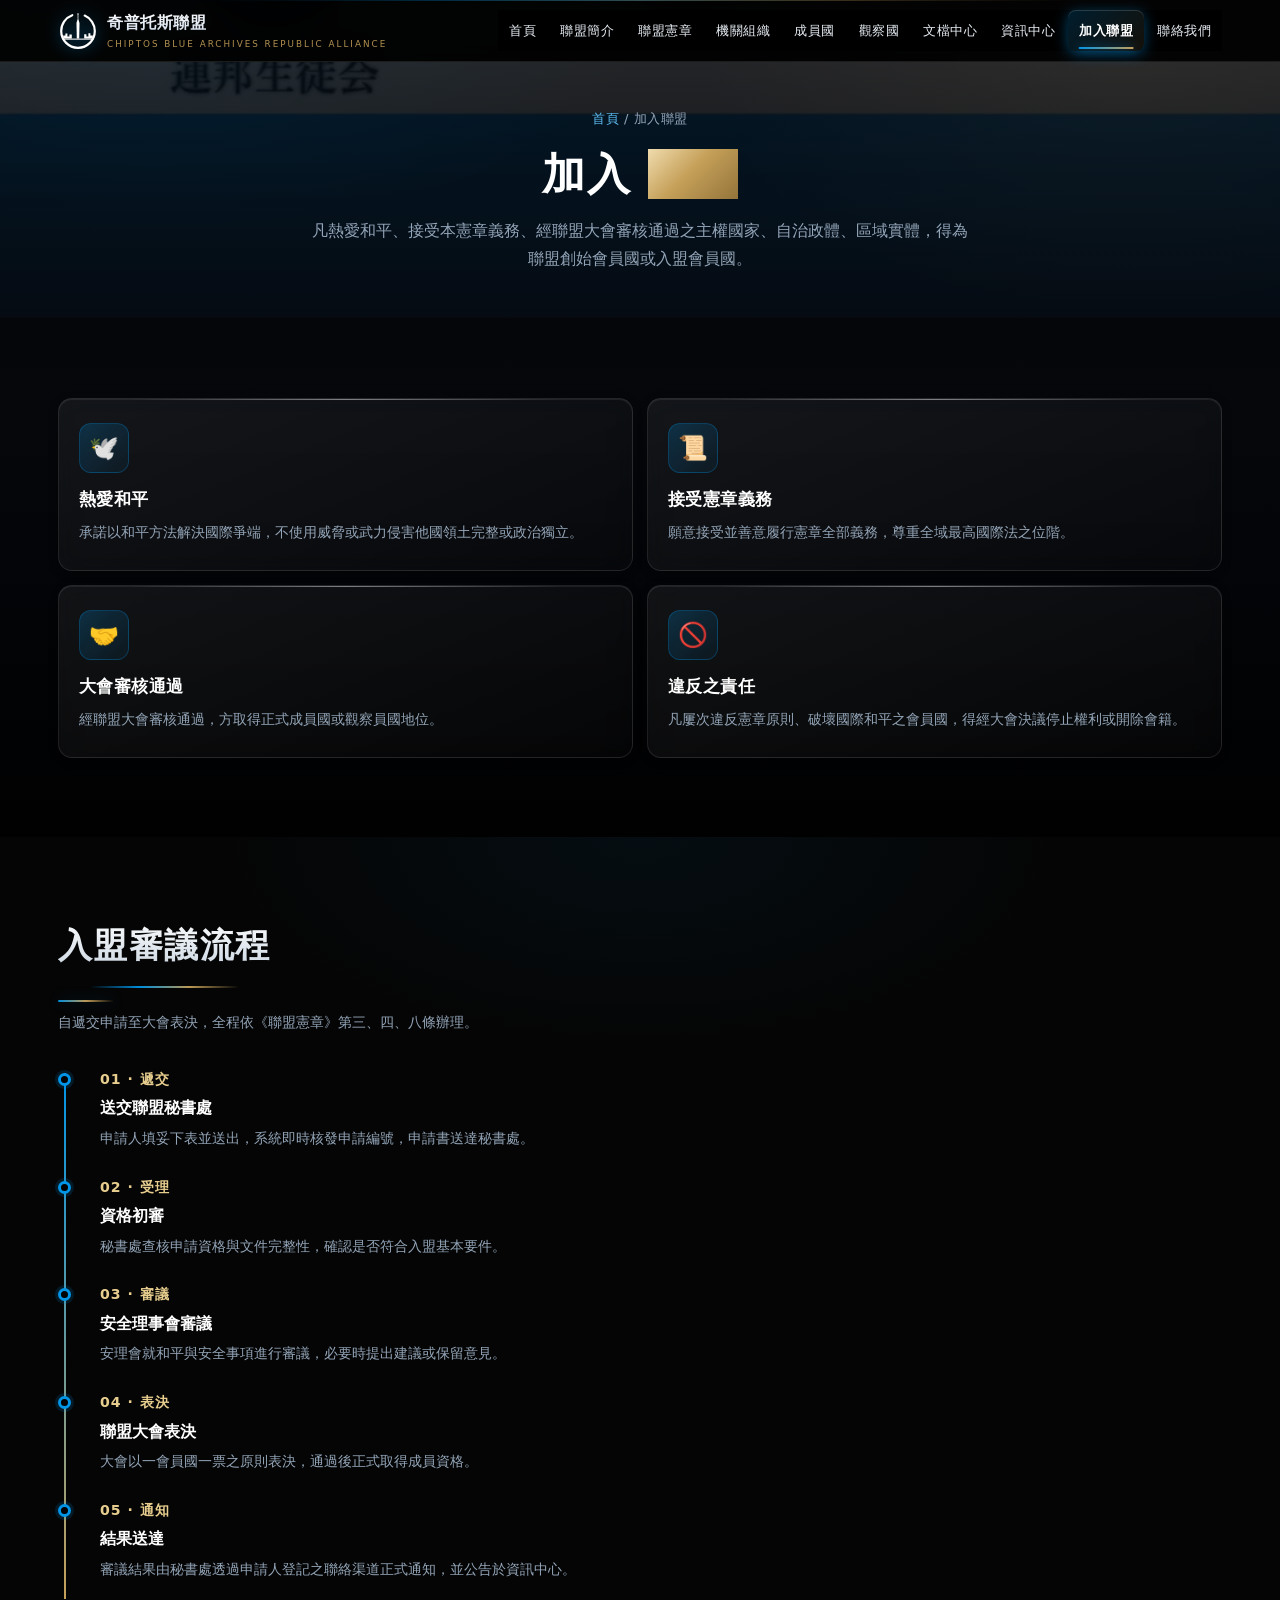
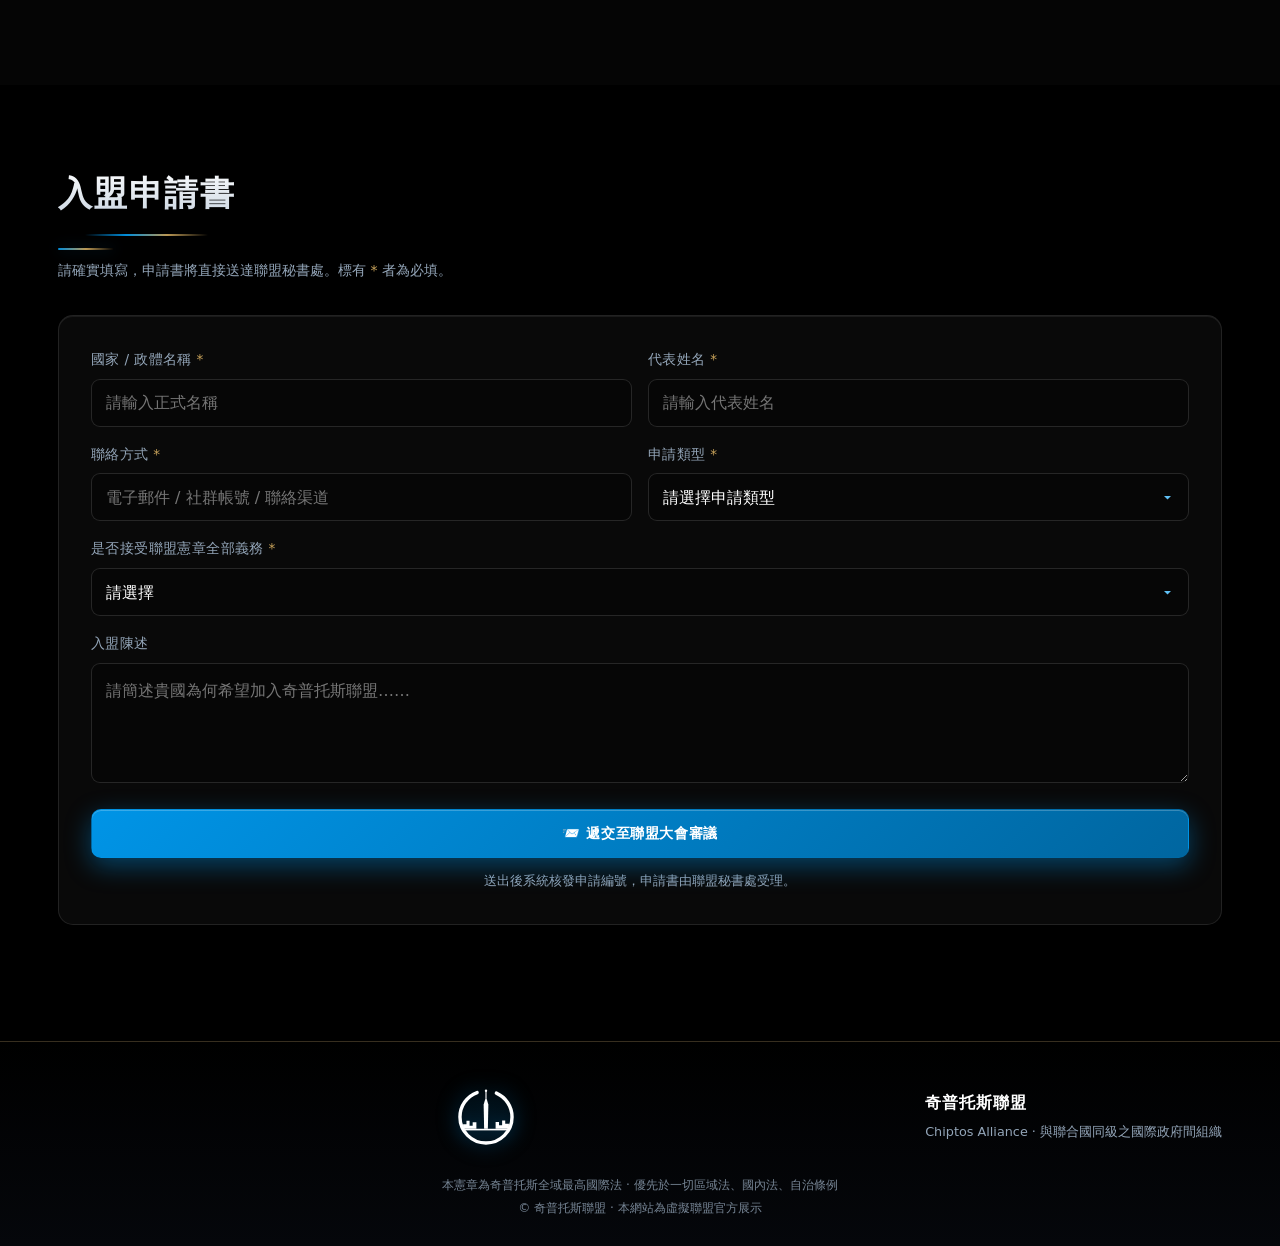
<file: join.html>
<!DOCTYPE html>
<html lang="zh-Hant">
<head>
<meta charset="UTF-8">
<meta name="viewport" content="width=device-width, initial-scale=1.0, viewport-fit=cover">
<meta name="theme-color" content="#080b11">
<meta name="description" content="遞交入盟申請 · 由聯盟秘書處受理並提交聯盟大會審議">
<title>加入聯盟 | 奇普托斯聯盟</title>
<link rel="icon" type="image/svg+xml" href="[data-uri]">
<style>
:root{--badge:url("[data-uri]");--flag:url("[data-uri]");}
/* =====================================================================
   奇普托斯聯盟 · CA
   移動優先 (Mobile-First) 響應式樣式
   配色：白 / 蔚藍 / 玄黑 三色體系 + 鎏金點綴
   ===================================================================== */

:root{
  --white:#f5f8fb;
  --blue:#0094e6;
  --blue-lt:#5fc0f5;
  --blue-dk:#0066a0;
  --ink:#080b11;
  --ink2:#10161f;
  --ink3:#161d28;
  --gold:#c5a059;
  --gold-lt:#e8ce8e;
  --text:#e8eef5;
  --muted:#93a5b8;
  --line:rgba(255,255,255,.09);
  --line-blue:rgba(0,148,230,.3);
  --nav-h:62px;
  --ease:cubic-bezier(.22,.68,.35,1);
}

/* ---------- 基礎重置（移動優先） ---------- */
*,*::before,*::after{margin:0;padding:0;box-sizing:border-box}
html{
  scroll-behavior:smooth;
  scroll-padding-top:calc(var(--nav-h) + 12px);
  -webkit-text-size-adjust:100%;      /* 防止 iOS 橫屏字體放大 */
  text-size-adjust:100%;
}
body{
  font-family:"Noto Sans TC","PingFang TC","Microsoft JhengHei",system-ui,-apple-system,"Helvetica Neue",sans-serif;
  background:var(--ink);
  color:var(--text);
  line-height:1.75;
  font-size:16px;                      /* 手機基準字號 */
  overflow-x:hidden;                   /* 防止橫向溢出 */
  -webkit-font-smoothing:antialiased;
  word-wrap:break-word;
  overflow-wrap:break-word;            /* 長國名/長單詞強制換行 */
}
img{max-width:100%;height:auto;display:block;border:0}
a{color:inherit;text-decoration:none;-webkit-tap-highlight-color:transparent}
button,input,select,textarea{font-family:inherit;font-size:16px} /* iOS 防止 zoom */
ul,ol{list-style:none}
:focus-visible{outline:2px solid var(--blue-lt);outline-offset:2px}
::selection{background:var(--blue);color:#fff}

/* 滾動條（桌面） */
::-webkit-scrollbar{width:8px;height:8px}
::-webkit-scrollbar-track{background:var(--ink)}
::-webkit-scrollbar-thumb{background:linear-gradient(var(--blue),var(--blue-dk));border-radius:4px}

/* ---------- 背景層 ---------- */
body::before{
  content:"";position:fixed;inset:0;z-index:-2;pointer-events:none;
  background:
    radial-gradient(900px 520px at 12% -8%, rgba(0,148,230,.30), transparent 60%),
    radial-gradient(760px 460px at 88% 6%, rgba(197,160,89,.15), transparent 56%),
    linear-gradient(180deg,#070a0f 0%,#0a0e15 45%,#06080c 100%);
}
body::after{
  content:"";position:fixed;inset:0;z-index:-1;pointer-events:none;
  background-image:
    linear-gradient(rgba(255,255,255,.035) 1px,transparent 1px),
    linear-gradient(90deg,rgba(255,255,255,.035) 1px,transparent 1px);
  background-size:48px 48px;
  -webkit-mask-image:radial-gradient(circle at 50% 28%,#000 0%,transparent 72%);
  mask-image:radial-gradient(circle at 50% 28%,#000 0%,transparent 72%);
}

/* ---------- 進度條 ---------- */
#progress{
  position:fixed;top:0;left:0;height:3px;width:0;z-index:9999;
  background:linear-gradient(90deg,var(--blue),var(--gold));
  box-shadow:0 0 10px rgba(0,148,230,.8);
}

/* =====================================================================
   頁首 / 導航（移動優先：漢堡選單）
   ===================================================================== */
.site-header{
  position:fixed;top:0;left:0;right:0;z-index:1000;height:var(--nav-h);
  background:rgba(8,11,17,.82);
  -webkit-backdrop-filter:blur(14px);backdrop-filter:blur(14px);
  border-bottom:1px solid var(--line);
  transition:box-shadow .35s var(--ease),border-color .35s var(--ease);
}
.site-header.scrolled{
  border-bottom-color:var(--line-blue);
  box-shadow:0 4px 26px rgba(0,0,0,.55);
}
.header-inner{
  max-width:1180px;margin:0 auto;height:100%;
  padding:0 14px;
  display:flex;align-items:center;justify-content:space-between;gap:10px;
}
.brand{display:flex;align-items:center;gap:9px;min-width:0;flex:1}
.brand img{
  width:36px;height:36px;flex:none;border-radius:50%;
  filter:drop-shadow(0 0 8px rgba(0,148,230,.55));
}
.brand-text{display:flex;flex-direction:column;min-width:0}
.brand-cn{
  font-size:.98rem;font-weight:800;color:#fff;letter-spacing:.5px;
  white-space:nowrap;overflow:hidden;text-overflow:ellipsis;
}
.brand-en{
  font-size:.55rem;color:var(--gold);letter-spacing:1.2px;
  white-space:nowrap;overflow:hidden;text-overflow:ellipsis;
}
/* 漢堡按鈕：44px 觸控區 */
.nav-toggle{
  flex:none;width:44px;height:44px;display:flex;align-items:center;justify-content:center;
  background:rgba(0,148,230,.12);border:1px solid var(--line-blue);border-radius:9px;
  color:var(--blue-lt);font-size:1.15rem;cursor:pointer;transition:.25s;
}
.nav-toggle:hover{background:rgba(0,148,230,.24)}
.nav-toggle:active{transform:scale(.94)}

/* 導航列：手機為全屏下拉面板 */
.main-nav{
  position:fixed;top:var(--nav-h);left:0;right:0;
  max-height:calc(100vh - var(--nav-h));overflow-y:auto;
  -webkit-overflow-scrolling:touch;
  background:rgba(8,11,17,.985);
  -webkit-backdrop-filter:blur(16px);backdrop-filter:blur(16px);
  border-bottom:1px solid var(--line-blue);
  padding:8px 12px 16px;
  transform:translateY(-102%);opacity:0;visibility:hidden;
  transition:transform .36s var(--ease),opacity .28s var(--ease),visibility .28s;
  box-shadow:0 18px 40px rgba(0,0,0,.6);
}
.main-nav.open{transform:translateY(0);opacity:1;visibility:visible}
.main-nav a{
  display:block;padding:13px 14px;border-radius:9px;
  font-size:.94rem;color:var(--text);letter-spacing:.5px;
  border-left:2px solid transparent;transition:.22s;
}
.main-nav a:hover,.main-nav a:focus{
  background:rgba(0,148,230,.15);color:#fff;border-left-color:var(--blue);
}
.main-nav a.active{
  background:linear-gradient(135deg,var(--blue),var(--blue-dk));
  color:#fff;font-weight:700;border-left-color:var(--gold);
  box-shadow:0 3px 12px rgba(0,148,230,.4);
}
/* 選單遮罩 */
.nav-mask{
  position:fixed;inset:0;top:var(--nav-h);z-index:998;
  background:rgba(0,0,0,.55);opacity:0;visibility:hidden;transition:.3s;
}
.nav-mask.show{opacity:1;visibility:visible}

/* =====================================================================
   首頁 Hero
   ===================================================================== */
.hero{
  position:relative;min-height:100svh;   /* svh 解決手機瀏覽器網址列跳動 */
  min-height:100vh;                      /* 回退 */
  display:flex;align-items:center;justify-content:center;
  padding:calc(var(--nav-h) + 40px) 18px 70px;
  overflow:hidden;text-align:center;
}
.hero-flag{
  position:absolute;inset:0;z-index:0;
  background:var(--flag) center/cover no-repeat;
  opacity:.14;
  filter:saturate(1.1);
}
.hero-veil{
  position:absolute;inset:0;z-index:1;
  background:linear-gradient(180deg,rgba(8,11,17,.55) 0%,rgba(8,11,17,.90) 100%);
}
.hero-content{position:relative;z-index:2;max-width:900px;width:100%}
.hero-badge{
  display:inline-block;margin-bottom:18px;padding:7px 16px;border-radius:999px;
  font-size:.72rem;letter-spacing:2px;color:var(--blue-lt);
  background:rgba(0,148,230,.12);border:1px solid var(--line-blue);
}
.hero-logo{
  width:96px;height:96px;margin:0 auto 20px;
  filter:drop-shadow(0 0 26px rgba(0,148,230,.6));
  animation:floaty 4.5s ease-in-out infinite;
}
@keyframes floaty{0%,100%{transform:translateY(0)}50%{transform:translateY(-9px)}}
.hero-title{
  font-size:clamp(1.55rem,7.2vw,3.9rem);   /* 手機不過大 */
  font-weight:900;color:#fff;line-height:1.28;letter-spacing:1px;
}
.gold-gradient{
  background:linear-gradient(100deg,var(--blue-lt),var(--gold-lt),var(--blue-lt));
  -webkit-background-clip:text;background-clip:text;color:transparent;
}
.hero-sub{
  margin-top:14px;font-size:clamp(.7rem,3vw,.95rem);
  color:var(--gold);letter-spacing:2.5px;
}
.hero-desc{
  margin-top:18px;font-size:clamp(.86rem,3.6vw,1.02rem);
  color:var(--muted);max-width:620px;margin-left:auto;margin-right:auto;
}
.hero-actions{
  margin-top:30px;display:flex;flex-direction:column;gap:11px;align-items:stretch;
}
.scroll-hint{
  position:absolute;bottom:20px;left:50%;transform:translateX(-50%);z-index:2;
  color:var(--muted);font-size:.74rem;letter-spacing:2px;
  animation:bob 2.1s ease-in-out infinite;
}
@keyframes bob{0%,100%{transform:translate(-50%,0);opacity:.55}50%{transform:translate(-50%,7px);opacity:1}}

/* ---------- 按鈕 ---------- */
.btn{
  display:inline-flex;align-items:center;justify-content:center;gap:8px;
  padding:14px 26px;border-radius:10px;font-size:.9rem;font-weight:700;
  letter-spacing:1px;transition:.3s var(--ease);border:1px solid transparent;
  min-height:48px;                      /* 觸控友好 */
}
.btn-primary{
  background:linear-gradient(135deg,var(--blue),var(--blue-dk));color:#fff;
  box-shadow:0 6px 22px rgba(0,148,230,.42);
}
.btn-primary:hover{transform:translateY(-2px);box-shadow:0 12px 30px rgba(0,148,230,.55)}
.btn-gold{
  background:linear-gradient(135deg,var(--gold),#9d7d3d);color:#181206;
  box-shadow:0 6px 22px rgba(197,160,89,.4);
}
.btn-gold:hover{transform:translateY(-2px)}
.btn-ghost{
  color:#fff;border-color:rgba(255,255,255,.28);background:rgba(255,255,255,.03);
}
.btn-ghost:hover{border-color:var(--blue);background:rgba(0,148,230,.14)}

/* =====================================================================
   通用區塊
   ===================================================================== */
.container{width:100%;max-width:1180px;margin:0 auto;padding:0 16px}
.section{padding:56px 0;position:relative}
.section-alt{background:linear-gradient(180deg,transparent,rgba(0,148,230,.045),transparent)}
.section-head{margin-bottom:32px}
.section-head h2{
  font-size:clamp(1.35rem,5.4vw,2.1rem);color:#fff;font-weight:900;letter-spacing:.5px;
}
.section-head .muted{margin-top:8px;font-size:.88rem}
.section-link{display:inline-block;margin-top:10px;color:var(--blue-lt);font-size:.86rem}
.rule{width:56px;height:3px;margin-top:12px;background:linear-gradient(90deg,var(--blue),var(--gold));border-radius:2px}
.muted{color:var(--muted)}
.gold{color:var(--gold-lt)}

/* 分頁 Hero */
.page-hero{
  position:relative;padding:calc(var(--nav-h) + 46px) 0 46px;text-align:center;overflow:hidden;
}
.page-hero .hero-bg{
  position:absolute;inset:0;z-index:0;
  background:var(--flag) center/cover no-repeat;opacity:.10;
}
.page-hero .hero-bg::after{
  content:"";position:absolute;inset:0;
  background:linear-gradient(180deg,rgba(8,11,17,.7),rgba(8,11,17,.95));
}
.page-hero .container{position:relative;z-index:1}
.page-hero h1{
  font-size:clamp(1.5rem,6.4vw,2.7rem);color:#fff;font-weight:900;letter-spacing:.5px;line-height:1.3;
}
.page-hero .hero-desc{
  margin-top:14px;color:var(--muted);font-size:clamp(.84rem,3.5vw,.98rem);
  max-width:660px;margin-left:auto;margin-right:auto;
}
.breadcrumb{
  font-size:.78rem;color:var(--muted);margin-bottom:14px;letter-spacing:.5px;
}
.breadcrumb a{color:var(--blue-lt)}

/* ---------- 統計 ---------- */
.stats{
  display:grid;grid-template-columns:repeat(2,1fr);gap:12px;   /* 手機 2 欄 */
}
.stat{
  background:linear-gradient(160deg,rgba(255,255,255,.055),rgba(255,255,255,.012));
  border:1px solid var(--line);border-radius:13px;padding:22px 12px;text-align:center;
  position:relative;overflow:hidden;transition:.35s var(--ease);
}
.stat::before{
  content:"";position:absolute;top:0;left:0;right:0;height:3px;
  background:linear-gradient(90deg,var(--blue),var(--gold));
}
.stat:hover{transform:translateY(-4px);border-color:var(--line-blue)}
.stat-num{
  display:block;font-size:clamp(1.7rem,8vw,2.5rem);font-weight:900;
  color:var(--blue-lt);line-height:1.1;
}
.stat-label{display:block;margin-top:7px;font-size:.78rem;color:var(--muted);letter-spacing:.5px}

/* ---------- 網格（自動適配，手機單欄） ---------- */
.grid-2,.grid-3,.grid-4{
  display:grid;gap:14px;grid-template-columns:1fr;   /* 手機：單欄 */
}

/* ---------- 資訊卡 ---------- */
.info-card{
  background:linear-gradient(165deg,rgba(255,255,255,.055),rgba(255,255,255,.012));
  border:1px solid var(--line);border-radius:14px;padding:24px 20px;
  transition:.35s var(--ease);
}
.info-card:hover{transform:translateY(-5px);border-color:var(--line-blue);box-shadow:0 14px 34px rgba(0,0,0,.42)}
.info-icon{
  width:50px;height:50px;border-radius:12px;display:flex;align-items:center;justify-content:center;
  font-size:1.5rem;margin-bottom:14px;
  background:linear-gradient(135deg,rgba(0,148,230,.22),rgba(0,148,230,.05));
  border:1px solid var(--line-blue);
}
.info-card h4{color:#fff;font-size:1.06rem;margin-bottom:8px;line-height:1.5}
.info-card p{font-size:.9rem}

/* ---------- 快速入口卡 ---------- */
.entry-card{
  display:flex;align-items:center;gap:16px;padding:20px;border-radius:13px;
  background:linear-gradient(150deg,rgba(0,148,230,.12),rgba(255,255,255,.02));
  border:1px solid var(--line-blue);transition:.3s var(--ease);
}
.entry-card:hover{transform:translateY(-4px);border-color:var(--gold);background:linear-gradient(150deg,rgba(197,160,89,.16),rgba(255,255,255,.03))}
.entry-num{
  flex:none;width:44px;height:44px;border-radius:10px;display:flex;align-items:center;justify-content:center;
  background:linear-gradient(135deg,var(--blue),var(--blue-dk));color:#fff;font-weight:900;font-size:1rem;
}
.entry-card h4{color:#fff;font-size:1rem;margin-bottom:4px}
.entry-card p{font-size:.82rem}

/* =====================================================================
   成員國 / 觀察員（重點：完整顯示國名）
   ===================================================================== */
.filters{
  display:flex;gap:8px;flex-wrap:wrap;margin-bottom:24px;
  padding-bottom:4px;                    /* 允許內部換行 */
}
.filter-btn{
  padding:9px 16px;border-radius:999px;font-size:.82rem;cursor:pointer;
  background:rgba(255,255,255,.04);border:1px solid var(--line);color:var(--muted);
  transition:.25s;min-height:38px;white-space:nowrap;
}
.filter-btn:hover{color:#fff;border-color:var(--line-blue)}
.filter-btn:active{transform:scale(.95)}
.filter-btn.active{
  background:linear-gradient(135deg,var(--blue),var(--blue-dk));color:#fff;
  border-color:transparent;font-weight:700;box-shadow:0 3px 12px rgba(0,148,230,.4);
}

.member-grid{display:grid;grid-template-columns:1fr;gap:13px}   /* 手機單欄 */
.member-card{
  display:flex;align-items:center;gap:14px;padding:16px;border-radius:13px;
  background:linear-gradient(150deg,rgba(255,255,255,.05),rgba(255,255,255,.012));
  border:1px solid var(--line);transition:.3s var(--ease);
}
.member-card:hover{transform:translateY(-3px);border-color:var(--line-blue);background:linear-gradient(150deg,rgba(0,148,230,.13),rgba(255,255,255,.02))}
.member-flag{
  flex:none;width:46px;height:34px;border-radius:5px;
  box-shadow:0 2px 9px rgba(0,0,0,.45);border:1px solid rgba(255,255,255,.16);
}
.member-body{flex:1;min-width:0}   /* min-width:0 讓長國名正常換行 */
.member-no{
  display:inline-block;font-size:.68rem;color:var(--gold);letter-spacing:1.5px;font-weight:700;
}
.member-card h3{
  font-size:.98rem;color:#fff;font-weight:700;line-height:1.45;margin-top:2px;
  overflow-wrap:anywhere;               /* 長國名完整換行不截斷 */
}
.member-en{
  display:block;font-size:.72rem;color:var(--muted);margin-top:3px;letter-spacing:.4px;
  overflow-wrap:anywhere;
}
.badge{
  display:inline-block;margin-top:7px;padding:3px 10px;border-radius:999px;
  font-size:.68rem;letter-spacing:.6px;font-weight:700;
}
.badge-member{background:rgba(0,148,230,.18);color:var(--blue-lt);border:1px solid var(--line-blue)}
.badge-observer{background:rgba(197,160,89,.16);color:var(--gold-lt);border:1px solid rgba(197,160,89,.35)}

.empty-state{
  text-align:center;padding:40px 18px;color:var(--muted);font-size:.9rem;
  border:1px dashed var(--line);border-radius:13px;
}

/* 觀察員 */
.observer-list{display:grid;grid-template-columns:1fr;gap:14px}
.observer-item{
  display:flex;align-items:flex-start;gap:14px;padding:18px;border-radius:13px;
  background:linear-gradient(150deg,rgba(197,160,89,.09),rgba(255,255,255,.015));
  border:1px solid rgba(197,160,89,.22);transition:.3s var(--ease);
}
.observer-item:hover{transform:translateY(-3px);border-color:rgba(197,160,89,.5)}
.observer-flag{
  flex:none;width:46px;height:34px;border-radius:5px;
  box-shadow:0 2px 9px rgba(0,0,0,.45);border:1px solid rgba(255,255,255,.16);
}
.observer-body{flex:1;min-width:0}
.observer-head{display:flex;align-items:center;gap:10px;flex-wrap:wrap}
.observer-head h3{font-size:1rem;color:#fff;font-weight:700;line-height:1.45;overflow-wrap:anywhere}
.observer-body .member-en{display:block;margin-top:4px}
.observer-body p{font-size:.85rem;margin-top:8px}

.notice-card{
  margin-top:26px;padding:20px;border-radius:13px;
  background:rgba(0,148,230,.09);border:1px solid var(--line-blue);
}
.notice-card h4{color:var(--blue-lt);font-size:1rem;margin-bottom:8px}
.notice-card p{font-size:.87rem}
.notice-card a{color:var(--gold-lt);text-decoration:underline}

/* =====================================================================
   憲章條文
   ===================================================================== */
.charter-wrap{display:grid;grid-template-columns:1fr;gap:26px}  /* 手機單欄 */
.toc{
  position:static;background:rgba(255,255,255,.03);border:1px solid var(--line);
  border-radius:13px;padding:16px 13px;
}
.toc-title{
  color:var(--gold);font-weight:800;letter-spacing:2px;font-size:.82rem;
  padding-bottom:11px;border-bottom:1px solid var(--line);margin-bottom:10px;
}
.toc-links{display:flex;flex-direction:column;gap:2px}
.toc a{
  display:block;color:var(--muted);font-size:.82rem;padding:9px 11px;border-radius:7px;
  transition:.22s;border-left:2px solid transparent;line-height:1.5;
}
.toc a:hover{color:#fff;background:rgba(0,148,230,.12)}
.toc a.on{color:var(--blue-lt);border-left-color:var(--blue);background:rgba(0,148,230,.15);font-weight:700}

.article{
  background:rgba(255,255,255,.025);border:1px solid var(--line);border-radius:14px;
  padding:24px 20px;margin-bottom:18px;scroll-margin-top:calc(var(--nav-h) + 16px);
  transition:.4s var(--ease);
}
.article.on{border-color:rgba(197,160,89,.45);box-shadow:0 10px 32px rgba(0,0,0,.4)}
.art-head{display:flex;align-items:center;gap:12px;margin-bottom:16px;flex-wrap:wrap}
.art-no{
  flex:none;width:42px;height:42px;border-radius:10px;
  background:linear-gradient(135deg,var(--gold),#9d7d3d);color:#181206;
  font-weight:900;font-size:1rem;display:flex;align-items:center;justify-content:center;
  box-shadow:0 3px 12px rgba(197,160,89,.4);
}
.art-title{font-size:1.16rem;color:#fff;font-weight:800;line-height:1.45;overflow-wrap:anywhere}
.art-body{color:#d3dee9;font-size:.93rem}
.art-body ol,.art-body ul{padding-left:20px;margin-top:10px}
.art-body li{margin:9px 0;padding-left:5px;line-height:1.8}
.art-body strong{color:var(--blue-lt)}
.art-body p+p{margin-top:12px}
.preamble{background:linear-gradient(135deg,rgba(0,148,230,.13),rgba(197,160,89,.06));border-color:var(--line-blue)}
.covenant{
  background:linear-gradient(160deg,rgba(197,160,89,.15),rgba(0,148,230,.06));
  border:1px solid rgba(197,160,89,.45);text-align:center;padding:38px 22px;
}
.covenant .seal{font-size:2.6rem;margin-bottom:12px}
.covenant h3{color:var(--gold-lt);font-size:1.35rem;letter-spacing:1.5px;line-height:1.5}
.covenant p{color:#dde8f2;margin-top:14px;font-size:1rem;line-height:2}

/* =====================================================================
   組織架構 / 時間軸
   ===================================================================== */
.org-tier{
  border:1px solid var(--line);border-radius:13px;padding:20px;margin-bottom:14px;
  background:linear-gradient(150deg,rgba(255,255,255,.04),rgba(255,255,255,.01));
}
.org-tier.lead{
  border-color:rgba(197,160,89,.5);
  background:linear-gradient(150deg,rgba(197,160,89,.14),rgba(0,148,230,.05));
}
.org-tier h4{color:var(--gold-lt);margin-bottom:12px;font-size:1rem;line-height:1.5}
.org-nodes{display:grid;grid-template-columns:1fr;gap:10px}
.org-node{
  padding:12px 14px;border-radius:9px;text-align:center;font-size:.88rem;
  background:rgba(0,148,230,.13);border:1px solid var(--line-blue);color:#fff;
}

.timeline{position:relative;padding-left:24px}
.timeline::before{
  content:"";position:absolute;left:6px;top:6px;bottom:6px;width:2px;
  background:linear-gradient(var(--blue),var(--gold));
}
.tl-item{position:relative;padding:0 0 24px 18px}
.tl-item::before{
  content:"";position:absolute;left:-24px;top:6px;width:13px;height:13px;border-radius:50%;
  background:var(--ink);border:3px solid var(--blue);box-shadow:0 0 0 3px rgba(0,148,230,.15);
}
.tl-year{color:var(--gold-lt);font-weight:800;font-size:.88rem;letter-spacing:1px}
.tl-item h4{color:#fff;margin:5px 0;font-size:1.02rem;line-height:1.5;overflow-wrap:anywhere}
.tl-item p{color:var(--muted);font-size:.88rem}

/* =====================================================================
   新聞 / 文檔
   ===================================================================== */
.news-list{display:grid;gap:12px}
.news-row{
  display:flex;flex-direction:column;gap:8px;padding:18px;border-radius:12px;
  background:rgba(255,255,255,.028);border:1px solid var(--line);transition:.3s var(--ease);
}
.news-row:hover{transform:translateY(-3px);border-color:var(--line-blue);background:rgba(0,148,230,.08)}
.news-date{font-size:.74rem;color:var(--gold);letter-spacing:1px;font-weight:700}
.news-tag{
  align-self:flex-start;padding:3px 10px;border-radius:999px;font-size:.68rem;font-weight:700;
}
.tag-meeting{background:rgba(0,148,230,.2);color:var(--blue-lt)}
.tag-member{background:rgba(197,160,89,.18);color:var(--gold-lt)}
.tag-charter{background:rgba(255,255,255,.09);color:var(--muted)}
.news-title{color:#fff;font-size:.95rem;line-height:1.6;overflow-wrap:anywhere}

.doc-group{margin-bottom:34px}
.doc-group h3{
  color:var(--gold-lt);font-size:1.05rem;margin-bottom:14px;
  padding-left:11px;border-left:3px solid var(--gold);line-height:1.5;
}
.doc-card{
  display:flex;align-items:center;gap:13px;padding:16px;border-radius:11px;
  background:rgba(255,255,255,.03);border:1px solid var(--line);transition:.3s var(--ease);
  margin-bottom:10px;
}
.doc-card:hover{border-color:var(--blue);background:rgba(0,148,230,.1);transform:translateX(4px)}
.doc-tag{
  flex:none;padding:4px 10px;border-radius:6px;font-size:.68rem;font-weight:700;letter-spacing:.6px;
}
.doc-tag.core{background:linear-gradient(135deg,var(--gold),#9d7d3d);color:#181206}
.doc-tag.rule{background:rgba(0,148,230,.2);color:var(--blue-lt);border:1px solid var(--line-blue)}
.doc-tag.doc{background:rgba(255,255,255,.08);color:var(--muted)}
.doc-text{flex:1;min-width:0}
.doc-text b{display:block;color:#fff;font-size:.95rem;line-height:1.5;overflow-wrap:anywhere}
.doc-text span{font-size:.8rem;color:var(--muted)}
.doc-arrow{color:var(--muted);font-size:1.2rem;flex:none}

/* =====================================================================
   表單
   ===================================================================== */
.form-wrap{
  background:rgba(255,255,255,.03);border:1px solid var(--line);
  border-radius:15px;padding:24px 18px;
}
.form-row{display:grid;grid-template-columns:1fr;gap:0}
.fgroup{margin-bottom:16px}
.fgroup label{display:block;margin-bottom:7px;color:var(--muted);font-size:.85rem;letter-spacing:.4px}
.fgroup label i{color:var(--gold);font-style:normal}
.fgroup input,.fgroup select,.fgroup textarea{
  width:100%;padding:13px 14px;border-radius:9px;
  background:rgba(0,0,0,.32);border:1px solid rgba(255,255,255,.13);
  color:#fff;font-size:16px;transition:.25s;min-height:48px;   /* 16px 防 iOS zoom */
}
.fgroup input:focus,.fgroup select:focus,.fgroup textarea:focus{
  outline:none;border-color:var(--blue);box-shadow:0 0 0 3px rgba(0,148,230,.18);
}
.fgroup textarea{min-height:120px;resize:vertical;line-height:1.7}
.fgroup select{
  -webkit-appearance:none;appearance:none;
  background-image:url("data:image/svg+xml;utf8,<svg xmlns='http://www.w3.org/2000/svg' width='13' height='13' fill='%235fc0f5'><path d='M3 5l3.5 3.5L10 5z'/></svg>");
  background-repeat:no-repeat;background-position:right 14px center;padding-right:38px;
}
.form-note{margin-top:12px;font-size:.8rem;color:var(--muted);text-align:center}

/* ---------- 聯絡卡 ---------- */
.contact-grid{display:grid;grid-template-columns:1fr;gap:13px}
.contact-card{
  padding:22px;border-radius:13px;background:rgba(255,255,255,.03);
  border:1px solid var(--line);transition:.3s var(--ease);
}
.contact-card:hover{border-color:var(--line-blue);transform:translateY(-4px)}
.contact-card h4{color:var(--blue-lt);margin-bottom:8px;font-size:1.02rem;line-height:1.5}
.contact-card p{font-size:.88rem}

/* =====================================================================
   旗幟橫幅
   ===================================================================== */
.flag-banner{
  position:relative;border-radius:14px;overflow:hidden;
  border:1px solid var(--line);box-shadow:0 16px 44px rgba(0,0,0,.5);
}
.flag-banner img{width:100%;opacity:.92}
.flag-cap{
  position:absolute;bottom:0;left:0;right:0;padding:12px 16px;
  background:linear-gradient(0deg,rgba(0,0,0,.88),transparent);
  color:var(--gold-lt);font-size:.78rem;letter-spacing:.8px;line-height:1.6;
}

/* =====================================================================
   頁尾
   ===================================================================== */
.site-footer{
  background:#05070a;border-top:1px solid var(--line);
  padding:44px 0 26px;margin-top:36px;text-align:center;
}
.footer-brand{
  display:flex;flex-direction:column;align-items:center;gap:12px;margin-bottom:26px;
}
.footer-brand img{width:62px;height:62px;border-radius:50%;filter:drop-shadow(0 0 14px rgba(0,148,230,.5))}
.footer-brand h4{color:#fff;font-size:1.02rem;font-weight:800;line-height:1.5}
.footer-brand p{font-size:.8rem;margin-top:5px}
.footer-meta p{font-size:.76rem;color:var(--muted);line-height:1.9;opacity:.8}

/* =====================================================================
   入場動畫
   ===================================================================== */
.fade-in{opacity:0;transform:translateY(26px);transition:opacity .75s var(--ease),transform .75s var(--ease)}
.fade-in.in{opacity:1;transform:none}
@media (prefers-reduced-motion:reduce){
  .fade-in{opacity:1;transform:none;transition:none}
  .hero-logo,.scroll-hint{animation:none}
  html{scroll-behavior:auto}
}

/* =====================================================================
   📱 → 📲 斷點：小手機 → 平板 → 桌機（移動優先遞增）
   ===================================================================== */

/* ---- ≥400px：極小屏微調 ---- */
@media (min-width:400px){
  .stats{gap:14px}
  .hero-logo{width:110px;height:110px}
}

/* ---- ≥560px：大手機 / 小平板 ---- */
@media (min-width:560px){
  .container{padding:0 22px}
  .section{padding:64px 0}
  .hero{padding:calc(var(--nav-h) + 50px) 24px 76px}
  .hero-actions{flex-direction:row;justify-content:center;flex-wrap:wrap}
  .hero-actions .btn{flex:none}
  .grid-2{grid-template-columns:repeat(2,1fr)}
  .member-grid{grid-template-columns:repeat(2,1fr)}
  .observer-list{grid-template-columns:repeat(2,1fr)}
  .contact-grid{grid-template-columns:repeat(2,1fr)}
  .form-row{grid-template-columns:repeat(2,1fr);gap:0 16px}
  .org-nodes{grid-template-columns:repeat(2,1fr)}
  .news-row{flex-direction:row;align-items:center;gap:14px;flex-wrap:wrap}
  .news-title{flex:1;min-width:200px}
  .footer-brand{flex-direction:row;justify-content:center;text-align:left}
}

/* ---- ≥768px：平板 ---- */
@media (min-width:768px){
  body{font-size:16.5px}
  .container{padding:0 28px}
  .section{padding:76px 0}
  .stats{grid-template-columns:repeat(4,1fr)}
  .grid-3{grid-template-columns:repeat(2,1fr)}
  .member-grid{grid-template-columns:repeat(2,1fr)}
  .hero-title{font-size:clamp(2.4rem,5.4vw,3.6rem)}
  .hero-logo{width:128px;height:128px}
  .article{padding:30px 30px}
  .form-wrap{padding:32px}
  .covenant{padding:46px 34px}
  .toc{max-height:calc(100vh - var(--nav-h) - 40px);overflow-y:auto}
}

/* ---- ≥1024px：桌機 ---- */
@media (min-width:1024px){
  /* 桌機：導航常駐，隱藏漢堡 */
  .nav-toggle{display:none}
  .nav-mask{display:none}
  .main-nav{
    position:static;max-height:none;overflow:visible;
    display:flex;align-items:center;gap:2px;
    background:none;backdrop-filter:none;-webkit-backdrop-filter:none;
    border:none;padding:0;transform:none;opacity:1;visibility:visible;box-shadow:none;
  }
  .main-nav a{
    padding:9px 11px;font-size:.84rem;border-left:none;border-radius:8px;white-space:nowrap;
  }
  .main-nav a:hover{transform:translateY(-1px)}
  .brand img{width:40px;height:40px}
  .grid-3{grid-template-columns:repeat(3,1fr)}
  .grid-4{grid-template-columns:repeat(4,1fr)}
  .member-grid{grid-template-columns:repeat(3,1fr)}
  .observer-list{grid-template-columns:repeat(2,1fr)}
  .charter-wrap{grid-template-columns:250px 1fr;gap:38px;align-items:start}
  .toc{position:sticky;top:calc(var(--nav-h) + 18px)}
  .article{padding:34px 34px}
  .hero-title{font-size:clamp(2.8rem,4.6vw,4rem)}
  .hero-logo{width:140px;height:140px}
  .section{padding:88px 0}
}

/* ---- ≥1280px：大屏 ---- */
@media (min-width:1280px){
  .container{max-width:1220px}
  .member-grid{grid-template-columns:repeat(4,1fr)}
}

/* ---- 橫屏矮屏優化 ---- */
@media (max-height:520px) and (orientation:landscape){
  .hero{min-height:auto;padding:calc(var(--nav-h) + 26px) 20px 40px}
  .hero-logo{width:70px;height:70px;margin-bottom:12px}
  .scroll-hint{display:none}
  .main-nav{max-height:calc(100vh - var(--nav-h));}
}

/* ---- 列印 ---- */
@media print{
  body{background:#fff;color:#000}
  .site-header,.main-nav,.nav-toggle,.scroll-hint,#progress,.hero-flag,.hero-veil{display:none!important}
  .article,.info-card,.member-card{break-inside:avoid;border-color:#ccc}
  .fade-in{opacity:1;transform:none}
}

/* =====================================================================
   入盟申請回執卡（Web3Forms 提交結果）
   ===================================================================== */
.result-card{
  border-radius:15px;padding:24px 20px;margin-top:20px;
  animation:pop .45s var(--ease);
}
@keyframes pop{from{opacity:0;transform:translateY(14px)}to{opacity:1;transform:none}}
.result-ok{
  background:linear-gradient(150deg,rgba(0,148,230,.14),rgba(197,160,89,.07));
  border:1px solid rgba(0,148,230,.45);
  box-shadow:0 14px 40px rgba(0,0,0,.42);
}
.result-error{
  background:rgba(217,100,106,.10);
  border:1px solid rgba(217,100,106,.45);
}
.result-head{
  font-size:1.1rem;font-weight:800;color:#fff;margin-bottom:8px;line-height:1.5;
}
.result-ok .result-head{color:var(--blue-lt)}
.result-error .result-head{color:#f08a8f}
.result-sub{
  font-size:.85rem;color:var(--muted);line-height:1.8;margin-bottom:16px;
}
.result-table{
  width:100%;border-collapse:collapse;font-size:.86rem;
}
.result-table tr{border-bottom:1px solid rgba(255,255,255,.09)}
.result-table tr:last-child{border-bottom:none}
.result-table th{
  text-align:left;color:var(--muted);font-weight:600;
  padding:9px 10px 9px 0;white-space:nowrap;width:38%;vertical-align:top;
}
.result-table td{
  color:#fff;padding:9px 0;text-align:right;
  overflow-wrap:anywhere;line-height:1.6;
}
.result-table td.hl{
  color:var(--gold-lt);font-weight:800;letter-spacing:1px;
}
.status{
  display:inline-block;padding:3px 12px;border-radius:999px;font-size:.74rem;font-weight:700;
  background:rgba(197,160,89,.2);color:var(--gold-lt);border:1px solid rgba(197,160,89,.4);
}
.result-note{
  margin-top:16px;font-size:.82rem;color:var(--muted);line-height:1.85;
  padding-top:14px;border-top:1px solid rgba(255,255,255,.09);
}

@media (min-width:560px){
  .result-table th{width:30%}
  .result-card{padding:28px 26px}
}


/* ===== Base64 內嵌版 · CSS 變數復用，圖片零檔案 ===== */
.brand .emblem,.footer-brand .emblem,.hero-emblem{display:block;background-image:var(--badge);background-size:contain;background-position:center;background-repeat:no-repeat}
.brand .emblem{width:36px;height:36px;flex:none;filter:drop-shadow(0 0 8px rgba(0,148,230,.55))}
.footer-brand .emblem{width:62px;height:62px;margin:0 auto;filter:drop-shadow(0 0 14px rgba(0,148,230,.5))}
.hero-emblem{width:96px;height:96px;margin:0 auto 20px;filter:drop-shadow(0 0 26px rgba(0,148,230,.6));animation:floaty 4.5s ease-in-out infinite}
.flag-render{width:100%;aspect-ratio:16/9;background-image:var(--flag);background-size:cover;background-position:center;border-radius:14px;border:1px solid rgba(255,255,255,.14);box-shadow:0 16px 44px rgba(0,0,0,.5)}
@media(min-width:768px){.hero-emblem{width:140px;height:140px}.brand .emblem{width:40px;height:40px}}


/* =====================================================================
   v15 · 美觀增強（疊加於原有樣式之上，不破壞既有設計）
   ===================================================================== */

/* ---------- 1. 卡片質感：內高光 + 立體陰影 ---------- */
.info-card,.member-card,.observer-item,.article,.contact-card,.doc-card,
.entry-card,.quick-card,.org-tier,.form-wrap,.toc,.stat,.news-row{
  box-shadow:inset 0 1px 0 rgba(255,255,255,.07), 0 8px 26px rgba(0,0,0,.30);
}
.info-card:hover,.member-card:hover,.observer-item:hover,.doc-card:hover,
.entry-card:hover,.quick-card:hover,.contact-card:hover,.news-row:hover,.stat:hover{
  box-shadow:inset 0 1px 0 rgba(255,255,255,.12), 0 20px 46px rgba(0,148,230,.22);
  border-color:rgba(197,160,89,.48);
}

/* ---------- 2. 標題層次 ---------- */
.hero-title{letter-spacing:2px;line-height:1.30;text-shadow:0 4px 24px rgba(0,148,230,.30)}
.page-hero h1{letter-spacing:1.6px;line-height:1.35}
.section-head h2,.section-title{letter-spacing:1px}
.art-title,.info-card h4,.member-card h3,.observer-head h3{letter-spacing:.4px}

/* ---------- 3. 章節標題雙側裝飾線 ---------- */
.section-head h2,.section-title{position:relative;display:inline-block}
.section-head h2::after,.section-title::after{
  content:"";display:block;height:2px;margin:10px auto 0;width:70%;
  background:linear-gradient(90deg,transparent,rgba(0,148,230,.9),rgba(197,160,89,.9),transparent);
  border-radius:2px;
}

/* ---------- 4. 按鈕流光 ---------- */
.btn-primary,.btn-gold,.cta-btn{position:relative;overflow:hidden}
.btn-primary::after,.btn-gold::after,.cta-btn::after{
  content:"";position:absolute;top:0;left:-110%;width:60%;height:100%;
  background:linear-gradient(100deg,transparent,rgba(255,255,255,.30),transparent);
  animation:sheen 4.2s ease-in-out infinite;pointer-events:none;
}
@keyframes sheen{0%{left:-110%}55%{left:120%}100%{left:120%}}
@media(prefers-reduced-motion:reduce){
  .btn-primary::after,.btn-gold::after,.cta-btn::after{animation:none;display:none}
}

/* ---------- 5. 徽標光暈 ---------- */
.brand .emblem,.footer-brand .emblem{animation:breathe 5s ease-in-out infinite}
@keyframes breathe{
  0%,100%{filter:drop-shadow(0 0 8px rgba(0,148,230,.5))}
  50%{filter:drop-shadow(0 0 16px rgba(0,148,230,.85))}
}
@media(prefers-reduced-motion:reduce){.brand .emblem,.footer-brand .emblem{animation:none}}

/* ---------- 6. 分隔線漸變 ---------- */
.rule{height:2px;background:linear-gradient(90deg,rgba(0,148,230,.9),rgba(197,160,89,.9),transparent);border-radius:2px}

/* ---------- 7. 頁腳 ---------- */
.site-footer{border-top:1px solid rgba(197,160,89,.28);box-shadow:0 -10px 40px rgba(0,0,0,.35)}
.footer-brand h4{letter-spacing:1px}

/* ---------- 8. 導航當前項 ---------- */
.main-nav a.active{
  box-shadow:0 3px 14px rgba(0,148,230,.45), inset 0 1px 0 rgba(255,255,255,.15);
}

/* ---------- 9. 徽章 ---------- */
.badge-member,.badge-observer,.badge{
  box-shadow:0 2px 8px rgba(0,0,0,.28);
}
.hero-badge{letter-spacing:2.5px}

/* ---------- 10. 條文編號 ---------- */
.art-no{box-shadow:0 4px 14px rgba(197,160,89,.45), inset 0 1px 0 rgba(255,255,255,.35)}

/* ---------- 11. 首屏載入淡入 ---------- */
body{animation:pageIn .55s ease both}
@keyframes pageIn{from{opacity:0}to{opacity:1}}
@media(prefers-reduced-motion:reduce){body{animation:none}}

/* ---------- 12. 錨點區塊呼吸間距 ---------- */
.article+.article{margin-top:4px}

/* =====================================================================
   v17 · 玄黑主題（主體偏黑）
   ===================================================================== */
:root{
  --ink:#000000;
  --ink2:#06080c;
  --ink3:#0b0e14;
  --line:rgba(255,255,255,.10);
  --line-blue:rgba(0,148,230,.28);
}
body::before{
  background:
    radial-gradient(900px 520px at 12% -8%,rgba(0,148,230,.16),transparent 60%),
    radial-gradient(760px 460px at 88% 6%,rgba(197,160,89,.09),transparent 56%),
    linear-gradient(180deg,#000000,#05070b 45%,#000000)!important;
}
.site-header{background:rgba(0,0,0,.93)!important;border-bottom-color:rgba(255,255,255,.10)!important}
.nav-mask{background:rgba(0,0,0,.6)!important}
.main-nav{background:rgba(0,0,0,.96)!important;border-color:rgba(255,255,255,.08)!important}
.hero{background:radial-gradient(ellipse at center,#05070b 0%,#000000 72%)!important}
.hero-bg,.page-hero .hero-bg{opacity:.5!important}
.section-alt{background:rgba(255,255,255,.018)!important}
.site-footer{background:#000000!important;border-top-color:rgba(197,160,89,.24)!important}
.article,.info-card,.member-card,.observer-item,.doc-card,.entry-card,
.quick-card,.contact-card,.org-tier,.stat,.news-row,.form-wrap,.toc{
  background:rgba(255,255,255,.035)!important;
  border-color:rgba(255,255,255,.10)!important;
}
.article:hover,.info-card:hover,.member-card:hover,.observer-item:hover,
.doc-card:hover,.entry-card:hover,.quick-card:hover,.contact-card:hover,.news-row:hover,.stat:hover{
  background:rgba(255,255,255,.06)!important;
  border-color:rgba(197,160,89,.45)!important;
}
.flag-render{border-color:rgba(255,255,255,.16)!important}
/* =====================================================================
   v21 · 高級版視覺系統
   ===================================================================== */

/* ---------- 0. 基礎變數 ---------- */
:root{
  --gold-grad:linear-gradient(135deg,#f0dcae,#c5a059 46%,#94743a);
  --blue-grad:linear-gradient(135deg,#7fd2ff,#0094e6 52%,#005c94);
  --hair:rgba(255,255,255,.10);
  --hair-gold:rgba(197,160,89,.34);
  --sh-1:0 2px 10px rgba(0,0,0,.30);
  --sh-2:0 12px 34px rgba(0,0,0,.46);
  --sh-glow:0 16px 48px rgba(0,148,230,.26);
  --ease:cubic-bezier(.22,.68,.28,1);
}

/* ---------- 1. 字體渲染與基礎 ---------- */
html{
  -webkit-text-size-adjust:100%;
  scrollbar-color:#0094e6 #000;
  scrollbar-width:thin;
}
body{
  -webkit-font-smoothing:antialiased;
  -moz-osx-font-smoothing:grayscale;
  text-rendering:optimizeLegibility;
  font-feature-settings:"kern" 1;
}
::selection{background:rgba(197,160,89,.34);color:#fff}
a:focus-visible,button:focus-visible,input:focus-visible,
select:focus-visible,textarea:focus-visible,[tabindex]:focus-visible{
  outline:2px solid #0094e6;outline-offset:3px;border-radius:6px;
}

/* ---------- 2. 自訂捲軸 ---------- */
::-webkit-scrollbar{width:10px;height:10px}
::-webkit-scrollbar-track{background:#000}
::-webkit-scrollbar-thumb{
  background:linear-gradient(180deg,#0094e6,#c5a059);
  border-radius:8px;border:2px solid #000;
}
::-webkit-scrollbar-thumb:hover{background:linear-gradient(180deg,#7fd2ff,#e8ce8e)}
::-webkit-scrollbar-corner{background:#000}

/* ---------- 3. 進度條高級化 ---------- */
#progress{
  height:3px!important;
  background:linear-gradient(90deg,#0094e6,#5fc0f5 40%,#c5a059 75%,#f0dcae)!important;
  box-shadow:0 0 12px rgba(0,148,230,.85),0 0 26px rgba(197,160,89,.45);
}

/* ---------- 4. 導航高級化 ---------- */
.site-header{
  transition:background .4s var(--ease),box-shadow .4s var(--ease),border-color .4s;
}
.site-header.scrolled{
  box-shadow:0 10px 40px rgba(0,0,0,.65);
  border-bottom-color:rgba(197,160,89,.30)!important;
}
.brand-cn{
  background:linear-gradient(180deg,#ffffff,#cddaea);
  -webkit-background-clip:text;background-clip:text;
  -webkit-text-fill-color:transparent;
}
.brand-en{letter-spacing:2px!important;opacity:.9}
.main-nav a{
  position:relative;
  transition:color .3s var(--ease);
}
.main-nav a::after{
  content:"";position:absolute;left:50%;bottom:2px;
  width:0;height:2px;border-radius:2px;
  background:linear-gradient(90deg,#0094e6,#c5a059);
  transform:translateX(-50%);
  transition:width .35s var(--ease);
}
.main-nav a:hover::after,
.main-nav a:focus::after{width:62%}
.main-nav a.active::after{width:72%;box-shadow:0 0 10px rgba(0,148,230,.7)}
.main-nav a.active{
  background:linear-gradient(135deg,rgba(0,148,230,.20),rgba(197,160,89,.10));
}

/* ---------- 5. 卡片玻璃質感 + 3D 懸浮 ---------- */
.info-card,.article,.member-card,.observer-item,.doc-card,
.entry-card,.quick-card,.contact-card,.org-tier,.stat,.news-row{
  position:relative;overflow:hidden;
  background:linear-gradient(158deg,rgba(255,255,255,.062),rgba(255,255,255,.014))!important;
  border:1px solid var(--hair)!important;
  backdrop-filter:blur(10px);-webkit-backdrop-filter:blur(10px);
  box-shadow:var(--sh-1),inset 0 1px 0 rgba(255,255,255,.07);
  transition:transform .5s var(--ease),box-shadow .5s var(--ease),
             border-color .5s var(--ease),background .5s var(--ease);
  will-change:transform;
}
/* 頂部高光 */
.info-card::before,.article::before,.member-card::before,.observer-item::before,
.doc-card::before,.entry-card::before,.quick-card::before,.contact-card::before,
.org-tier::before,.stat::before,.news-row::before{
  content:"";position:absolute;left:12%;right:12%;top:0;height:1px;
  background:linear-gradient(90deg,transparent,rgba(255,255,255,.42),transparent);
  pointer-events:none;
}
/* 懸浮 */
.info-card:hover,.article:hover,.member-card:hover,.observer-item:hover,
.doc-card:hover,.entry-card:hover,.quick-card:hover,.contact-card:hover,
.org-tier:hover,.stat:hover,.news-row:hover{
  transform:translateY(-7px) scale(1.014);
  box-shadow:var(--sh-glow),inset 0 1px 0 rgba(255,255,255,.14)!important;
  border-color:var(--hair-gold)!important;
}
@media(hover:none){
  .info-card:hover,.article:hover,.member-card:hover,.observer-item:hover,
  .doc-card:hover,.entry-card:hover,.quick-card:hover,.contact-card:hover,
  .org-tier:hover,.stat:hover,.news-row:hover{transform:none}
}

/* ---------- 6. 標題層次 ---------- */
.section-head h2,.section-title{
  background:linear-gradient(180deg,#ffffff,#b9c8d8);
  -webkit-background-clip:text;background-clip:text;
  -webkit-text-fill-color:transparent;
  letter-spacing:1.4px!important;
}
.section-head h2::after,.section-title::after{
  background:linear-gradient(90deg,transparent,rgba(0,148,230,.95),
             rgba(197,160,89,.95),transparent)!important;
}
.gold,.gold-gradient{
  background:var(--gold-grad)!important;
  -webkit-background-clip:text;background-clip:text;
  -webkit-text-fill-color:transparent;
}

/* ---------- 7. 按鈕高級化 ---------- */
.btn{
  letter-spacing:.6px!important;
  transition:transform .35s var(--ease),box-shadow .35s var(--ease),
             filter .35s var(--ease),background .35s;
}
.btn:hover{filter:brightness(1.12)}
.btn:active{transform:translateY(1px) scale(.985)}
.btn-primary{box-shadow:0 8px 26px rgba(0,148,230,.42),inset 0 1px 0 rgba(255,255,255,.22)}
.btn-gold{box-shadow:0 8px 26px rgba(197,160,89,.38),inset 0 1px 0 rgba(255,255,255,.30)}
.btn-ghost:hover{border-color:var(--hair-gold)!important;background:rgba(255,255,255,.07)!important}

/* ---------- 8. 徽章 ---------- */
.badge,.badge-member,.badge-observer,.hero-badge,.doc-tag{
  backdrop-filter:blur(6px);
  border:1px solid rgba(255,255,255,.14);
  letter-spacing:.6px;
}
.badge-member{background:linear-gradient(135deg,rgba(0,148,230,.24),rgba(0,148,230,.08))!important}
.badge-observer{background:linear-gradient(135deg,rgba(197,160,89,.22),rgba(197,160,89,.06))!important}

/* ---------- 9. 章節編號立體 ---------- */
.art-no,.member-no{
  background:var(--gold-grad)!important;
  -webkit-background-clip:text;background-clip:text;
  -webkit-text-fill-color:transparent;
  letter-spacing:1px;
}
.art-no{
  position:relative;
  border:1px solid var(--hair-gold);
  background:linear-gradient(150deg,rgba(197,160,89,.24),rgba(0,148,230,.10))!important;
  -webkit-background-clip:border-box!important;background-clip:border-box!important;
  -webkit-text-fill-color:#e8ce8e;
  color:#e8ce8e;
  box-shadow:0 4px 14px rgba(0,0,0,.35),inset 0 1px 0 rgba(255,255,255,.16);
}

/* ---------- 10. 條文排版 ---------- */
.art-body{line-height:1.95!important}
.art-body p,.art-body li{color:#dbe4ee}
.art-title{letter-spacing:.8px!important;font-weight:700}
.art-body ol li,.art-body ul li{padding-left:6px}

/* ---------- 11. 分隔線 ---------- */
.rule,.section-head .rule{
  height:2px;
  background:linear-gradient(90deg,rgba(0,148,230,.95),rgba(197,160,89,.95),transparent)!important;
  box-shadow:0 0 14px rgba(0,148,230,.30);
}

/* ---------- 12. 麵包屑 ---------- */
.breadcrumb{font-size:.82rem;letter-spacing:.5px}
.breadcrumb a{transition:color .3s,text-shadow .3s}
.breadcrumb a:hover{color:#7fd2ff;text-shadow:0 0 12px rgba(0,148,230,.6)}

/* ---------- 13. 頁腳 ---------- */
.site-footer{
  background:linear-gradient(180deg,#000,#05070b)!important;
  border-top:1px solid rgba(197,160,89,.26)!important;
  box-shadow:0 -14px 46px rgba(0,0,0,.55);
}
.footer-brand .emblem{filter:drop-shadow(0 0 10px rgba(0,148,230,.55))}

/* ---------- 14. 旗幟渲染 ---------- */
.flag-render,.member-flag,.observer-flag{
  box-shadow:inset 0 0 0 1px rgba(255,255,255,.16),0 3px 12px rgba(0,0,0,.42)!important;
}

/* ---------- 15. 淡入錯峰 ---------- */
.fade-in{transition:opacity .7s var(--ease),transform .7s var(--ease)}
.fade-in:nth-child(1){transition-delay:0s}
.fade-in:nth-child(2){transition-delay:.06s}
.fade-in:nth-child(3){transition-delay:.12s}
.fade-in:nth-child(4){transition-delay:.18s}
.fade-in:nth-child(5){transition-delay:.24s}
.fade-in:nth-child(6){transition-delay:.30s}
.fade-in:nth-child(n+7){transition-delay:.36s}

/* ---------- 16. 容器與區塊呼吸 ---------- */
.section{padding-top:clamp(3rem,7vw,5rem)!important;padding-bottom:clamp(3rem,7vw,5rem)!important}
.section-alt{position:relative}
.section-alt::before{
  content:"";position:absolute;inset:0;pointer-events:none;
  background:radial-gradient(600px 300px at 50% 0%,rgba(0,148,230,.06),transparent 70%);
}

/* ---------- 17. 連結底線動畫 ---------- */
.footer-links a,.doc-text b,.quick-card h4{transition:color .3s var(--ease)}
a:not(.btn):not(.brand):not(.main-nav a):not(.doc-card):not(.quick-card){
  text-decoration:none;
}

/* ---------- 18. 輸入框（表單頁） ---------- */
input,select,textarea{
  transition:border-color .3s var(--ease),box-shadow .3s var(--ease),background .3s;
}
input:focus,select:focus,textarea:focus{
  border-color:rgba(0,148,230,.65)!important;
  box-shadow:0 0 0 3px rgba(0,148,230,.16),inset 0 1px 0 rgba(255,255,255,.08)!important;
}

/* ---------- 19. 提示卡 ---------- */
.notice{border-radius:12px;backdrop-filter:blur(8px)}

/* ---------- 20. 頂部細光帶 ---------- */
body::after{
  content:"";position:fixed;top:0;left:0;right:0;height:1px;z-index:9998;
  background:linear-gradient(90deg,transparent,rgba(0,148,230,.5),rgba(197,160,89,.5),transparent);
  pointer-events:none;
}
</style>
</head>
<body>
<div id="progress"></div>

<header class="site-header">
  <div class="container header-inner">
    <a href="index.html" class="brand">
      <span class="emblem"></span>
      <div class="brand-text">
        <span class="brand-cn">奇普托斯聯盟</span>
        <span class="brand-en">CHIPTOS BLUE ARCHIVES REPUBLIC ALLIANCE</span>
      </div>
    </a>
    <nav class="main-nav" id="mainNav">
      <a href="index.html">首頁</a>
      <a href="about.html">聯盟簡介</a>
      <a href="charter.html">聯盟憲章</a>
      <a href="structure.html">機關組織</a>
      <a href="members.html">成員國</a>
      <a href="observers.html">觀察國</a>
      <a href="documents.html">文檔中心</a>
      <a href="news.html">資訊中心</a>
      <a href="join.html" class="active">加入聯盟</a>
      <a href="contact.html">聯絡我們</a>
    </nav>
    <button class="nav-toggle" id="navToggle" aria-label="開啟選單" aria-expanded="false">☰</button>
  </div>
</header>
<div class="nav-mask" id="navMask"></div>

<section class="page-hero">
  <div class="hero-bg" aria-hidden="true"></div>
  <div class="container">
    <div class="breadcrumb"><a href="index.html">首頁</a> <span>/</span> <span>加入聯盟</span></div>
    <h1>加入 <span class="gold">聯盟</span></h1>
    <p class="hero-desc">凡熱愛和平、接受本憲章義務、經聯盟大會審核通過之主權國家、自治政體、區域實體，得為聯盟創始會員國或入盟會員國。</p>
  </div>
</section>

<section class="section">
  <div class="container">
    <div class="grid-2">
      <div class="info-card fade-in"><div class="info-icon">🕊️</div><h4>熱愛和平</h4><p class="muted">承諾以和平方法解決國際爭端，不使用威脅或武力侵害他國領土完整或政治獨立。</p></div>
      <div class="info-card fade-in"><div class="info-icon">📜</div><h4>接受憲章義務</h4><p class="muted">願意接受並善意履行憲章全部義務，尊重全域最高國際法之位階。</p></div>
      <div class="info-card fade-in"><div class="info-icon">🤝</div><h4>大會審核通過</h4><p class="muted">經聯盟大會審核通過，方取得正式成員國或觀察員國地位。</p></div>
      <div class="info-card fade-in"><div class="info-icon">🚫</div><h4>違反之責任</h4><p class="muted">凡屢次違反憲章原則、破壞國際和平之會員國，得經大會決議停止權利或開除會籍。</p></div>
    </div>
  </div>
</section>

<section class="section section-alt">
  <div class="container">
    <div class="section-head fade-in">
      <h2>入盟審議流程</h2>
      <div class="rule"></div>
      <p class="muted">自遞交申請至大會表決，全程依《聯盟憲章》第三、四、八條辦理。</p>
    </div>
    <div class="timeline">
      <div class="tl-item fade-in"><div class="tl-year">01 · 遞交</div><h4>送交聯盟秘書處</h4><p class="muted">申請人填妥下表並送出，系統即時核發申請編號，申請書送達秘書處。</p></div>
      <div class="tl-item fade-in"><div class="tl-year">02 · 受理</div><h4>資格初審</h4><p class="muted">秘書處查核申請資格與文件完整性，確認是否符合入盟基本要件。</p></div>
      <div class="tl-item fade-in"><div class="tl-year">03 · 審議</div><h4>安全理事會審議</h4><p class="muted">安理會就和平與安全事項進行審議，必要時提出建議或保留意見。</p></div>
      <div class="tl-item fade-in"><div class="tl-year">04 · 表決</div><h4>聯盟大會表決</h4><p class="muted">大會以一會員國一票之原則表決，通過後正式取得成員資格。</p></div>
      <div class="tl-item fade-in"><div class="tl-year">05 · 通知</div><h4>結果送達</h4><p class="muted">審議結果由秘書處透過申請人登記之聯絡渠道正式通知，並公告於資訊中心。</p></div>
    </div>
  </div>
</section>

<section class="section">
  <div class="container">
    <div class="section-head fade-in">
      <h2>入盟申請書</h2>
      <div class="rule"></div>
      <p class="muted">請確實填寫，申請書將直接送達聯盟秘書處。標有 <i style="color:var(--gold);font-style:normal">*</i> 者為必填。</p>
    </div>

    <form class="form-wrap fade-in" id="joinForm" data-web3form="1" novalidate>
      <input type="hidden" name="access_key" value="a709920b-cd7a-4904-94a7-cf23840d36d3">
      <input type="hidden" name="subject" value="奇普托斯聯盟｜新入盟申請">
      <input type="hidden" name="from_name" value="奇普托斯聯盟秘書處">
      <input type="hidden" name="application_id" id="joinAppId" value="">
      <input type="checkbox" name="botcheck" style="display:none" tabindex="-1" autocomplete="off">

      <div class="form-row">
        <div class="fgroup"><label>國家 / 政體名稱 <i>*</i></label><input type="text" name="state_name" required placeholder="請輸入正式名稱"></div>
        <div class="fgroup"><label>代表姓名 <i>*</i></label><input type="text" name="representative" required placeholder="請輸入代表姓名"></div>
      </div>
      <div class="form-row">
        <div class="fgroup"><label>聯絡方式 <i>*</i></label><input type="text" name="contact" required placeholder="電子郵件 / 社群帳號 / 聯絡渠道"></div>
        <div class="fgroup"><label>申請類型 <i>*</i></label><select name="apply_type" required>
          <option value="">請選擇申請類型</option>
          <option>正式成員國（入盟會員國）</option>
          <option>觀察員國</option>
          <option>創始會員國（限符合條件者）</option>
        </select></div>
      </div>
      <div class="fgroup"><label>是否接受聯盟憲章全部義務 <i>*</i></label><select name="accept_charter" required>
        <option value="">請選擇</option>
        <option>是，承諾接受並善意履行憲章全部義務</option>
        <option>否</option></select></div>
      <div class="fgroup"><label>入盟陳述</label><textarea name="statement" placeholder="請簡述貴國為何希望加入奇普托斯聯盟……"></textarea></div>

      <button type="submit" class="btn btn-primary" style="width:100%;">📨 遞交至聯盟大會審議</button>
      <p class="form-note">送出後系統核發申請編號，申請書由聯盟秘書處受理。</p>
    </form>

    <div id="joinResult" class="result-card" style="display:none;"></div>
  </div>
</section>

<footer class="site-footer">
  <div class="container">
    <div class="footer-brand">
      <span class="emblem"></span>
      <div>
        <h4>奇普托斯聯盟</h4>
        <p class="muted">Chiptos Alliance · 與聯合國同級之國際政府間組織</p>
      </div>
    </div>
    <div class="footer-meta">
      <p>本憲章為奇普托斯全域最高國際法 · 優先於一切區域法、國內法、自治條例</p>
      <p>© 奇普托斯聯盟 · 本網站為虛擬聯盟官方展示</p>
    </div>
  </div>
</footer>
<script>
/* =====================================================================
   奇普托斯聯盟 · CA 互動腳本
   ===================================================================== */
(function () {
  'use strict';

  /* ---------- 進度條 + 頁首陰影 ---------- */
  var bar = document.getElementById('progress');
  var hdr = document.querySelector('.site-header');
  function onScroll() {
    var h = document.documentElement.scrollHeight - window.innerHeight;
    if (bar) bar.style.width = (h > 0 ? (window.scrollY / h) * 100 : 0) + '%';
    if (hdr) hdr.classList.toggle('scrolled', window.scrollY > 30);
  }
  window.addEventListener('scroll', onScroll, { passive: true });
  window.addEventListener('resize', onScroll);
  onScroll();

  /* ---------- 行動選單（漢堡） ---------- */
  var toggle = document.getElementById('navToggle');
  var nav = document.getElementById('mainNav');
  var mask = document.getElementById('navMask');

  function closeNav() {
    if (!nav) return;
    nav.classList.remove('open');
    if (mask) mask.classList.remove('show');
    if (toggle) toggle.setAttribute('aria-expanded', 'false');
  }
  function openNav() {
    if (!nav) return;
    nav.classList.add('open');
    if (mask) mask.classList.add('show');
    if (toggle) toggle.setAttribute('aria-expanded', 'true');
  }
  if (toggle && nav) {
    toggle.addEventListener('click', function () {
      nav.classList.contains('open') ? closeNav() : openNav();
    });
    // 點擊導航連結自動收起
    nav.addEventListener('click', function (e) {
      if (e.target.tagName === 'A') closeNav();
    });
  }
  if (mask) mask.addEventListener('click', closeNav);
  // 視窗放大回桌機時重置
  window.addEventListener('resize', function () {
    if (window.innerWidth >= 1024) closeNav();
  });
  // ESC 關閉
  document.addEventListener('keydown', function (e) {
    if (e.key === 'Escape') closeNav();
  });

  /* ---------- 滾動淡入 ---------- */
  var fadeEls = document.querySelectorAll('.fade-in');
  if ('IntersectionObserver' in window && fadeEls.length) {
    var fio = new IntersectionObserver(function (entries) {
      entries.forEach(function (en) {
        if (en.isIntersecting) {
          en.target.classList.add('in');
          fio.unobserve(en.target);
        }
      });
    }, { threshold: 0.1, rootMargin: '0px 0px -30px 0px' });
    fadeEls.forEach(function (el) { fio.observe(el); });
  } else {
    fadeEls.forEach(function (el) { el.classList.add('in'); });
  }

  /* ---------- 數字滾動 ---------- */
  var counters = document.querySelectorAll('[data-count]');
  function runCount(el) {
    var target = parseInt(el.getAttribute('data-count'), 10) || 0;
    var dur = 1500, t0 = performance.now();
    function step(now) {
      var p = Math.min((now - t0) / dur, 1);
      var eased = 1 - Math.pow(1 - p, 3);
      el.textContent = Math.round(target * eased);
      if (p < 1) requestAnimationFrame(step);
      else el.textContent = target;
    }
    requestAnimationFrame(step);
  }
  if ('IntersectionObserver' in window && counters.length) {
    var cio = new IntersectionObserver(function (entries) {
      entries.forEach(function (en) {
        if (en.isIntersecting) { runCount(en.target); cio.unobserve(en.target); }
      });
    }, { threshold: 0.4 });
    counters.forEach(function (c) { cio.observe(c); });
  } else {
    counters.forEach(function (c) { c.textContent = c.getAttribute('data-count'); });
  }

  /* ---------- 分類篩選（成員國 / 新聞） ---------- */
  document.querySelectorAll('[data-filter-target]').forEach(function (group) {
    var box = document.getElementById(group.getAttribute('data-filter-target'));
    if (!box) return;
    var btns = group.querySelectorAll('.filter-btn');
    var empty = group.parentNode.querySelector('.empty-state');

    btns.forEach(function (b) {
      b.addEventListener('click', function () {
        btns.forEach(function (x) { x.classList.remove('active'); });
        b.classList.add('active');

        var f = b.getAttribute('data-filter');
        var shown = 0;

        box.querySelectorAll('.fitem').forEach(function (it) {
          var match = (f === 'all' || f === '' || !f) || it.getAttribute('data-cat') === f;
          it.style.display = match ? '' : 'none';
          if (match) shown++;
        });

        if (empty) empty.style.display = shown === 0 ? '' : 'none';
      });
    });
  });

  /* ---------- 憲章章節索引高亮 ---------- */
  var tocLinks = document.querySelectorAll('.toc a');
  var arts = document.querySelectorAll('.article');
  if (tocLinks.length && arts.length && 'IntersectionObserver' in window) {
    var aio = new IntersectionObserver(function (entries) {
      entries.forEach(function (en) {
        if (en.isIntersecting) {
          var id = en.target.id;
          tocLinks.forEach(function (a) {
            a.classList.toggle('on', a.getAttribute('href') === '#' + id);
          });
          arts.forEach(function (a) { a.classList.toggle('on', a.id === id); });
        }
      });
    }, { rootMargin: '-12% 0px -78% 0px', threshold: 0 });
    arts.forEach(function (a) { aio.observe(a); });
  }

  /* ---------- 表單提交（Web3Forms） ---------- */
  var W3F_ENDPOINT = 'https://api.web3forms.com/submit';

  function genAppId() {
    var d = new Date();
    var y = d.getFullYear();
    var r = Math.floor(Math.random() * 9000) + 1000;
    return 'CA-' + y + '-' + r;
  }

  function pad(n) { return n < 10 ? '0' + n : '' + n; }

  function nowStr() {
    var d = new Date();
    return d.getFullYear() + '-' + pad(d.getMonth() + 1) + '-' + pad(d.getDate()) +
           ' ' + pad(d.getHours()) + ':' + pad(d.getMinutes());
  }

  function esc(s) {
    return String(s == null ? '' : s)
      .replace(/&/g, '&amp;').replace(/</g, '&lt;')
      .replace(/>/g, '&gt;').replace(/"/g, '&quot;');
  }

  document.querySelectorAll('form[data-web3form]').forEach(function (form) {
    var isJoin = form.id === 'joinForm';
    var resultBox = document.getElementById(isJoin ? 'joinResult' : 'contactResult');

    form.addEventListener('submit', function (e) {
      e.preventDefault();

      // ---- 驗證 ----
      var invalid = false, firstBad = null;
      form.querySelectorAll('[required]').forEach(function (el) {
        if (!el.value || !el.value.trim()) {
          el.style.borderColor = '#d9646a';
          invalid = true;
          if (!firstBad) firstBad = el;
        } else {
          el.style.borderColor = '';
        }
      });
      if (invalid) {
        if (firstBad) firstBad.focus();
        if (resultBox) {
          resultBox.style.display = '';
          resultBox.className = 'result-card result-error';
          resultBox.innerHTML = '⚠️ 尚有必填欄位未填寫，請檢查標示紅框之欄位後重新遞交。';
        }
        return;
      }

      // ---- 入盟申請編號 ----
      var appId = '';
      if (isJoin) {
        appId = genAppId();
        var idField = document.getElementById('joinAppId');
        if (idField) idField.value = appId;
      }

      var btn = form.querySelector('button[type="submit"]');
      var old = btn ? btn.textContent : '';
      if (btn) { btn.disabled = true; btn.textContent = '遞交中…'; }
      if (resultBox) { resultBox.style.display = 'none'; }

      var data = new FormData(form);

      fetch(W3F_ENDPOINT, {
        method: 'POST',
        headers: { 'Accept': 'application/json' },
        body: data
      })
      .then(function (r) { return r.json().then(function (j) { return { ok: r.ok, j: j }; }); })
      .then(function (res) {
        if (res.ok && res.j && res.j.success) {
          var html;
          if (isJoin) {
            html = '<div class="result-head">✅ 申請書已送達聯盟秘書處</div>' +
              '<div class="result-sub">本申請依《聯盟憲章》第三、四、八條辦理，將提交安全理事會審議後送聯盟大會表決。</div>' +
              '<table class="result-table">' +
              '<tr><th>申請編號</th><td class="hl">' + esc(appId) + '</td></tr>' +
              '<tr><th>國家 / 政體</th><td>' + esc(data.get('state_name')) + '</td></tr>' +
              '<tr><th>代表姓名</th><td>' + esc(data.get('representative')) + '</td></tr>' +
              '<tr><th>聯絡方式</th><td>' + esc(data.get('contact')) + '</td></tr>' +
              '<tr><th>申請類型</th><td>' + esc(data.get('apply_type')) + '</td></tr>' +
              '<tr><th>憲章義務</th><td>' + esc(data.get('accept_charter')) + '</td></tr>' +
              '<tr><th>遞交時間</th><td>' + esc(nowStr()) + '</td></tr>' +
              '<tr><th>審議狀態</th><td><span class="status">待秘書處受理</span></td></tr>' +
              '</table>' +
              '<p class="result-note">請妥善保存申請編號 ' + esc(appId) +
              '，審議結果將由秘書處透過上述聯絡渠道正式通知，並公告於資訊中心。</p>';
          } else {
            html = '<div class="result-head">✅ 留言已送達聯盟秘書處</div>' +
              '<div class="result-sub">秘書處將於受理後，依登記之聯絡方式儘速回覆。</div>' +
              '<table class="result-table">' +
              '<tr><th>稱謂</th><td>' + esc(data.get('sender_name')) + '</td></tr>' +
              '<tr><th>聯絡方式</th><td>' + esc(data.get('contact')) + '</td></tr>' +
              '<tr><th>事項類別</th><td>' + esc(data.get('category')) + '</td></tr>' +
              '<tr><th>送出時間</th><td>' + esc(nowStr()) + '</td></tr>' +
              '</table>';
          }
          if (resultBox) {
            resultBox.className = 'result-card result-ok';
            resultBox.innerHTML = html;
            resultBox.style.display = '';
          }
          form.reset();
          if (resultBox) resultBox.scrollIntoView({ behavior: 'smooth', block: 'center' });
        } else {
          throw new Error('fail');
        }
      })
      .catch(function () {
        if (resultBox) {
          resultBox.style.display = '';
          resultBox.className = 'result-card result-error';
          resultBox.innerHTML = '⚠️ 遞交失敗，請檢查網路連線後重試，或逕向聯盟秘書處聯絡。' +
            (appId ? '<br><span style="opacity:.8;font-size:.82rem">已產生編號：' + esc(appId) + '（未送出）</span>' : '');
        }
      })
      .then(function () {
        if (btn) { btn.disabled = false; btn.textContent = old; }
      });
    });
  });
})();

</script>
</body>
</html>
</file>
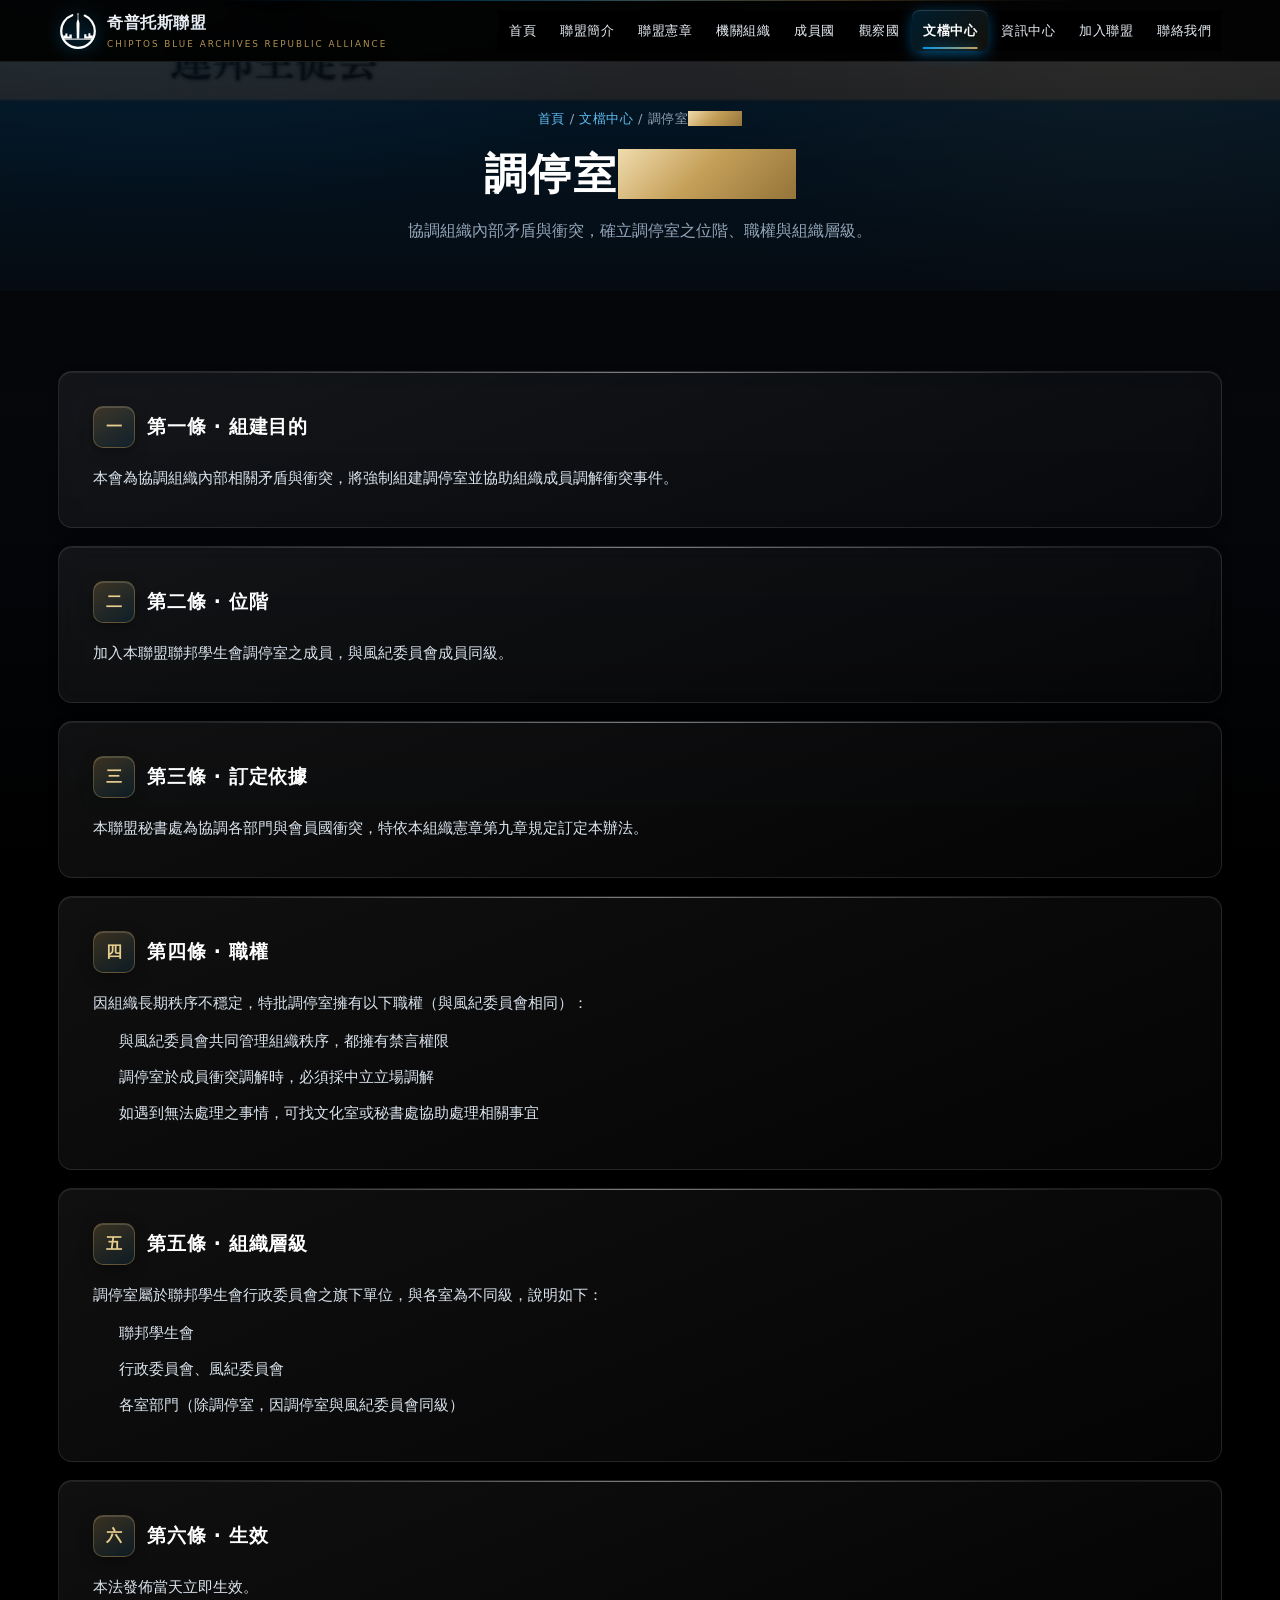
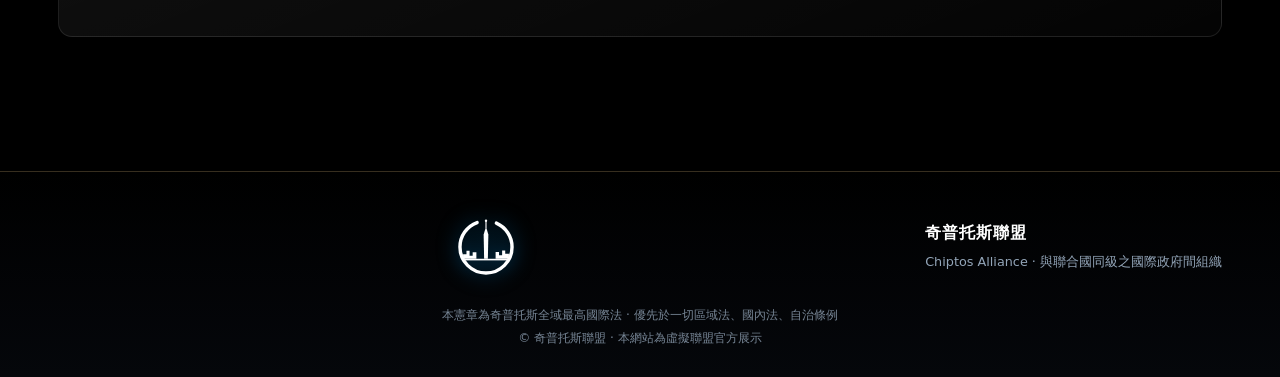
<file: mediation.html>
<!DOCTYPE html>
<html lang="zh-Hant">
<head>
<meta charset="UTF-8">
<meta name="viewport" content="width=device-width, initial-scale=1.0, viewport-fit=cover">
<meta name="theme-color" content="#080b11">
<meta name="description" content="奇普托斯聯盟聯邦學生會調停室組織辦法 · 衝突調解與秩序維護">
<title>調停室組織辦法 | 奇普托斯聯盟</title>
<link rel="icon" type="image/svg+xml" href="[data-uri]">
<style>
:root{--badge:url("[data-uri]");--flag:url("[data-uri]");}
/* =====================================================================
   奇普托斯聯盟 · CA
   移動優先 (Mobile-First) 響應式樣式
   配色：白 / 蔚藍 / 玄黑 三色體系 + 鎏金點綴
   ===================================================================== */

:root{
  --white:#f5f8fb;
  --blue:#0094e6;
  --blue-lt:#5fc0f5;
  --blue-dk:#0066a0;
  --ink:#080b11;
  --ink2:#10161f;
  --ink3:#161d28;
  --gold:#c5a059;
  --gold-lt:#e8ce8e;
  --text:#e8eef5;
  --muted:#93a5b8;
  --line:rgba(255,255,255,.09);
  --line-blue:rgba(0,148,230,.3);
  --nav-h:62px;
  --ease:cubic-bezier(.22,.68,.35,1);
}

/* ---------- 基礎重置（移動優先） ---------- */
*,*::before,*::after{margin:0;padding:0;box-sizing:border-box}
html{
  scroll-behavior:smooth;
  scroll-padding-top:calc(var(--nav-h) + 12px);
  -webkit-text-size-adjust:100%;      /* 防止 iOS 橫屏字體放大 */
  text-size-adjust:100%;
}
body{
  font-family:"Noto Sans TC","PingFang TC","Microsoft JhengHei",system-ui,-apple-system,"Helvetica Neue",sans-serif;
  background:var(--ink);
  color:var(--text);
  line-height:1.75;
  font-size:16px;                      /* 手機基準字號 */
  overflow-x:hidden;                   /* 防止橫向溢出 */
  -webkit-font-smoothing:antialiased;
  word-wrap:break-word;
  overflow-wrap:break-word;            /* 長國名/長單詞強制換行 */
}
img{max-width:100%;height:auto;display:block;border:0}
a{color:inherit;text-decoration:none;-webkit-tap-highlight-color:transparent}
button,input,select,textarea{font-family:inherit;font-size:16px} /* iOS 防止 zoom */
ul,ol{list-style:none}
:focus-visible{outline:2px solid var(--blue-lt);outline-offset:2px}
::selection{background:var(--blue);color:#fff}

/* 滾動條（桌面） */
::-webkit-scrollbar{width:8px;height:8px}
::-webkit-scrollbar-track{background:var(--ink)}
::-webkit-scrollbar-thumb{background:linear-gradient(var(--blue),var(--blue-dk));border-radius:4px}

/* ---------- 背景層 ---------- */
body::before{
  content:"";position:fixed;inset:0;z-index:-2;pointer-events:none;
  background:
    radial-gradient(900px 520px at 12% -8%, rgba(0,148,230,.30), transparent 60%),
    radial-gradient(760px 460px at 88% 6%, rgba(197,160,89,.15), transparent 56%),
    linear-gradient(180deg,#070a0f 0%,#0a0e15 45%,#06080c 100%);
}
body::after{
  content:"";position:fixed;inset:0;z-index:-1;pointer-events:none;
  background-image:
    linear-gradient(rgba(255,255,255,.035) 1px,transparent 1px),
    linear-gradient(90deg,rgba(255,255,255,.035) 1px,transparent 1px);
  background-size:48px 48px;
  -webkit-mask-image:radial-gradient(circle at 50% 28%,#000 0%,transparent 72%);
  mask-image:radial-gradient(circle at 50% 28%,#000 0%,transparent 72%);
}

/* ---------- 進度條 ---------- */
#progress{
  position:fixed;top:0;left:0;height:3px;width:0;z-index:9999;
  background:linear-gradient(90deg,var(--blue),var(--gold));
  box-shadow:0 0 10px rgba(0,148,230,.8);
}

/* =====================================================================
   頁首 / 導航（移動優先：漢堡選單）
   ===================================================================== */
.site-header{
  position:fixed;top:0;left:0;right:0;z-index:1000;height:var(--nav-h);
  background:rgba(8,11,17,.82);
  -webkit-backdrop-filter:blur(14px);backdrop-filter:blur(14px);
  border-bottom:1px solid var(--line);
  transition:box-shadow .35s var(--ease),border-color .35s var(--ease);
}
.site-header.scrolled{
  border-bottom-color:var(--line-blue);
  box-shadow:0 4px 26px rgba(0,0,0,.55);
}
.header-inner{
  max-width:1180px;margin:0 auto;height:100%;
  padding:0 14px;
  display:flex;align-items:center;justify-content:space-between;gap:10px;
}
.brand{display:flex;align-items:center;gap:9px;min-width:0;flex:1}
.brand img{
  width:36px;height:36px;flex:none;border-radius:50%;
  filter:drop-shadow(0 0 8px rgba(0,148,230,.55));
}
.brand-text{display:flex;flex-direction:column;min-width:0}
.brand-cn{
  font-size:.98rem;font-weight:800;color:#fff;letter-spacing:.5px;
  white-space:nowrap;overflow:hidden;text-overflow:ellipsis;
}
.brand-en{
  font-size:.55rem;color:var(--gold);letter-spacing:1.2px;
  white-space:nowrap;overflow:hidden;text-overflow:ellipsis;
}
/* 漢堡按鈕：44px 觸控區 */
.nav-toggle{
  flex:none;width:44px;height:44px;display:flex;align-items:center;justify-content:center;
  background:rgba(0,148,230,.12);border:1px solid var(--line-blue);border-radius:9px;
  color:var(--blue-lt);font-size:1.15rem;cursor:pointer;transition:.25s;
}
.nav-toggle:hover{background:rgba(0,148,230,.24)}
.nav-toggle:active{transform:scale(.94)}

/* 導航列：手機為全屏下拉面板 */
.main-nav{
  position:fixed;top:var(--nav-h);left:0;right:0;
  max-height:calc(100vh - var(--nav-h));overflow-y:auto;
  -webkit-overflow-scrolling:touch;
  background:rgba(8,11,17,.985);
  -webkit-backdrop-filter:blur(16px);backdrop-filter:blur(16px);
  border-bottom:1px solid var(--line-blue);
  padding:8px 12px 16px;
  transform:translateY(-102%);opacity:0;visibility:hidden;
  transition:transform .36s var(--ease),opacity .28s var(--ease),visibility .28s;
  box-shadow:0 18px 40px rgba(0,0,0,.6);
}
.main-nav.open{transform:translateY(0);opacity:1;visibility:visible}
.main-nav a{
  display:block;padding:13px 14px;border-radius:9px;
  font-size:.94rem;color:var(--text);letter-spacing:.5px;
  border-left:2px solid transparent;transition:.22s;
}
.main-nav a:hover,.main-nav a:focus{
  background:rgba(0,148,230,.15);color:#fff;border-left-color:var(--blue);
}
.main-nav a.active{
  background:linear-gradient(135deg,var(--blue),var(--blue-dk));
  color:#fff;font-weight:700;border-left-color:var(--gold);
  box-shadow:0 3px 12px rgba(0,148,230,.4);
}
/* 選單遮罩 */
.nav-mask{
  position:fixed;inset:0;top:var(--nav-h);z-index:998;
  background:rgba(0,0,0,.55);opacity:0;visibility:hidden;transition:.3s;
}
.nav-mask.show{opacity:1;visibility:visible}

/* =====================================================================
   首頁 Hero
   ===================================================================== */
.hero{
  position:relative;min-height:100svh;   /* svh 解決手機瀏覽器網址列跳動 */
  min-height:100vh;                      /* 回退 */
  display:flex;align-items:center;justify-content:center;
  padding:calc(var(--nav-h) + 40px) 18px 70px;
  overflow:hidden;text-align:center;
}
.hero-flag{
  position:absolute;inset:0;z-index:0;
  background:var(--flag) center/cover no-repeat;
  opacity:.14;
  filter:saturate(1.1);
}
.hero-veil{
  position:absolute;inset:0;z-index:1;
  background:linear-gradient(180deg,rgba(8,11,17,.55) 0%,rgba(8,11,17,.90) 100%);
}
.hero-content{position:relative;z-index:2;max-width:900px;width:100%}
.hero-badge{
  display:inline-block;margin-bottom:18px;padding:7px 16px;border-radius:999px;
  font-size:.72rem;letter-spacing:2px;color:var(--blue-lt);
  background:rgba(0,148,230,.12);border:1px solid var(--line-blue);
}
.hero-logo{
  width:96px;height:96px;margin:0 auto 20px;
  filter:drop-shadow(0 0 26px rgba(0,148,230,.6));
  animation:floaty 4.5s ease-in-out infinite;
}
@keyframes floaty{0%,100%{transform:translateY(0)}50%{transform:translateY(-9px)}}
.hero-title{
  font-size:clamp(1.55rem,7.2vw,3.9rem);   /* 手機不過大 */
  font-weight:900;color:#fff;line-height:1.28;letter-spacing:1px;
}
.gold-gradient{
  background:linear-gradient(100deg,var(--blue-lt),var(--gold-lt),var(--blue-lt));
  -webkit-background-clip:text;background-clip:text;color:transparent;
}
.hero-sub{
  margin-top:14px;font-size:clamp(.7rem,3vw,.95rem);
  color:var(--gold);letter-spacing:2.5px;
}
.hero-desc{
  margin-top:18px;font-size:clamp(.86rem,3.6vw,1.02rem);
  color:var(--muted);max-width:620px;margin-left:auto;margin-right:auto;
}
.hero-actions{
  margin-top:30px;display:flex;flex-direction:column;gap:11px;align-items:stretch;
}
.scroll-hint{
  position:absolute;bottom:20px;left:50%;transform:translateX(-50%);z-index:2;
  color:var(--muted);font-size:.74rem;letter-spacing:2px;
  animation:bob 2.1s ease-in-out infinite;
}
@keyframes bob{0%,100%{transform:translate(-50%,0);opacity:.55}50%{transform:translate(-50%,7px);opacity:1}}

/* ---------- 按鈕 ---------- */
.btn{
  display:inline-flex;align-items:center;justify-content:center;gap:8px;
  padding:14px 26px;border-radius:10px;font-size:.9rem;font-weight:700;
  letter-spacing:1px;transition:.3s var(--ease);border:1px solid transparent;
  min-height:48px;                      /* 觸控友好 */
}
.btn-primary{
  background:linear-gradient(135deg,var(--blue),var(--blue-dk));color:#fff;
  box-shadow:0 6px 22px rgba(0,148,230,.42);
}
.btn-primary:hover{transform:translateY(-2px);box-shadow:0 12px 30px rgba(0,148,230,.55)}
.btn-gold{
  background:linear-gradient(135deg,var(--gold),#9d7d3d);color:#181206;
  box-shadow:0 6px 22px rgba(197,160,89,.4);
}
.btn-gold:hover{transform:translateY(-2px)}
.btn-ghost{
  color:#fff;border-color:rgba(255,255,255,.28);background:rgba(255,255,255,.03);
}
.btn-ghost:hover{border-color:var(--blue);background:rgba(0,148,230,.14)}

/* =====================================================================
   通用區塊
   ===================================================================== */
.container{width:100%;max-width:1180px;margin:0 auto;padding:0 16px}
.section{padding:56px 0;position:relative}
.section-alt{background:linear-gradient(180deg,transparent,rgba(0,148,230,.045),transparent)}
.section-head{margin-bottom:32px}
.section-head h2{
  font-size:clamp(1.35rem,5.4vw,2.1rem);color:#fff;font-weight:900;letter-spacing:.5px;
}
.section-head .muted{margin-top:8px;font-size:.88rem}
.section-link{display:inline-block;margin-top:10px;color:var(--blue-lt);font-size:.86rem}
.rule{width:56px;height:3px;margin-top:12px;background:linear-gradient(90deg,var(--blue),var(--gold));border-radius:2px}
.muted{color:var(--muted)}
.gold{color:var(--gold-lt)}

/* 分頁 Hero */
.page-hero{
  position:relative;padding:calc(var(--nav-h) + 46px) 0 46px;text-align:center;overflow:hidden;
}
.page-hero .hero-bg{
  position:absolute;inset:0;z-index:0;
  background:var(--flag) center/cover no-repeat;opacity:.10;
}
.page-hero .hero-bg::after{
  content:"";position:absolute;inset:0;
  background:linear-gradient(180deg,rgba(8,11,17,.7),rgba(8,11,17,.95));
}
.page-hero .container{position:relative;z-index:1}
.page-hero h1{
  font-size:clamp(1.5rem,6.4vw,2.7rem);color:#fff;font-weight:900;letter-spacing:.5px;line-height:1.3;
}
.page-hero .hero-desc{
  margin-top:14px;color:var(--muted);font-size:clamp(.84rem,3.5vw,.98rem);
  max-width:660px;margin-left:auto;margin-right:auto;
}
.breadcrumb{
  font-size:.78rem;color:var(--muted);margin-bottom:14px;letter-spacing:.5px;
}
.breadcrumb a{color:var(--blue-lt)}

/* ---------- 統計 ---------- */
.stats{
  display:grid;grid-template-columns:repeat(2,1fr);gap:12px;   /* 手機 2 欄 */
}
.stat{
  background:linear-gradient(160deg,rgba(255,255,255,.055),rgba(255,255,255,.012));
  border:1px solid var(--line);border-radius:13px;padding:22px 12px;text-align:center;
  position:relative;overflow:hidden;transition:.35s var(--ease);
}
.stat::before{
  content:"";position:absolute;top:0;left:0;right:0;height:3px;
  background:linear-gradient(90deg,var(--blue),var(--gold));
}
.stat:hover{transform:translateY(-4px);border-color:var(--line-blue)}
.stat-num{
  display:block;font-size:clamp(1.7rem,8vw,2.5rem);font-weight:900;
  color:var(--blue-lt);line-height:1.1;
}
.stat-label{display:block;margin-top:7px;font-size:.78rem;color:var(--muted);letter-spacing:.5px}

/* ---------- 網格（自動適配，手機單欄） ---------- */
.grid-2,.grid-3,.grid-4{
  display:grid;gap:14px;grid-template-columns:1fr;   /* 手機：單欄 */
}

/* ---------- 資訊卡 ---------- */
.info-card{
  background:linear-gradient(165deg,rgba(255,255,255,.055),rgba(255,255,255,.012));
  border:1px solid var(--line);border-radius:14px;padding:24px 20px;
  transition:.35s var(--ease);
}
.info-card:hover{transform:translateY(-5px);border-color:var(--line-blue);box-shadow:0 14px 34px rgba(0,0,0,.42)}
.info-icon{
  width:50px;height:50px;border-radius:12px;display:flex;align-items:center;justify-content:center;
  font-size:1.5rem;margin-bottom:14px;
  background:linear-gradient(135deg,rgba(0,148,230,.22),rgba(0,148,230,.05));
  border:1px solid var(--line-blue);
}
.info-card h4{color:#fff;font-size:1.06rem;margin-bottom:8px;line-height:1.5}
.info-card p{font-size:.9rem}

/* ---------- 快速入口卡 ---------- */
.entry-card{
  display:flex;align-items:center;gap:16px;padding:20px;border-radius:13px;
  background:linear-gradient(150deg,rgba(0,148,230,.12),rgba(255,255,255,.02));
  border:1px solid var(--line-blue);transition:.3s var(--ease);
}
.entry-card:hover{transform:translateY(-4px);border-color:var(--gold);background:linear-gradient(150deg,rgba(197,160,89,.16),rgba(255,255,255,.03))}
.entry-num{
  flex:none;width:44px;height:44px;border-radius:10px;display:flex;align-items:center;justify-content:center;
  background:linear-gradient(135deg,var(--blue),var(--blue-dk));color:#fff;font-weight:900;font-size:1rem;
}
.entry-card h4{color:#fff;font-size:1rem;margin-bottom:4px}
.entry-card p{font-size:.82rem}

/* =====================================================================
   成員國 / 觀察員（重點：完整顯示國名）
   ===================================================================== */
.filters{
  display:flex;gap:8px;flex-wrap:wrap;margin-bottom:24px;
  padding-bottom:4px;                    /* 允許內部換行 */
}
.filter-btn{
  padding:9px 16px;border-radius:999px;font-size:.82rem;cursor:pointer;
  background:rgba(255,255,255,.04);border:1px solid var(--line);color:var(--muted);
  transition:.25s;min-height:38px;white-space:nowrap;
}
.filter-btn:hover{color:#fff;border-color:var(--line-blue)}
.filter-btn:active{transform:scale(.95)}
.filter-btn.active{
  background:linear-gradient(135deg,var(--blue),var(--blue-dk));color:#fff;
  border-color:transparent;font-weight:700;box-shadow:0 3px 12px rgba(0,148,230,.4);
}

.member-grid{display:grid;grid-template-columns:1fr;gap:13px}   /* 手機單欄 */
.member-card{
  display:flex;align-items:center;gap:14px;padding:16px;border-radius:13px;
  background:linear-gradient(150deg,rgba(255,255,255,.05),rgba(255,255,255,.012));
  border:1px solid var(--line);transition:.3s var(--ease);
}
.member-card:hover{transform:translateY(-3px);border-color:var(--line-blue);background:linear-gradient(150deg,rgba(0,148,230,.13),rgba(255,255,255,.02))}
.member-flag{
  flex:none;width:46px;height:34px;border-radius:5px;
  box-shadow:0 2px 9px rgba(0,0,0,.45);border:1px solid rgba(255,255,255,.16);
}
.member-body{flex:1;min-width:0}   /* min-width:0 讓長國名正常換行 */
.member-no{
  display:inline-block;font-size:.68rem;color:var(--gold);letter-spacing:1.5px;font-weight:700;
}
.member-card h3{
  font-size:.98rem;color:#fff;font-weight:700;line-height:1.45;margin-top:2px;
  overflow-wrap:anywhere;               /* 長國名完整換行不截斷 */
}
.member-en{
  display:block;font-size:.72rem;color:var(--muted);margin-top:3px;letter-spacing:.4px;
  overflow-wrap:anywhere;
}
.badge{
  display:inline-block;margin-top:7px;padding:3px 10px;border-radius:999px;
  font-size:.68rem;letter-spacing:.6px;font-weight:700;
}
.badge-member{background:rgba(0,148,230,.18);color:var(--blue-lt);border:1px solid var(--line-blue)}
.badge-observer{background:rgba(197,160,89,.16);color:var(--gold-lt);border:1px solid rgba(197,160,89,.35)}

.empty-state{
  text-align:center;padding:40px 18px;color:var(--muted);font-size:.9rem;
  border:1px dashed var(--line);border-radius:13px;
}

/* 觀察員 */
.observer-list{display:grid;grid-template-columns:1fr;gap:14px}
.observer-item{
  display:flex;align-items:flex-start;gap:14px;padding:18px;border-radius:13px;
  background:linear-gradient(150deg,rgba(197,160,89,.09),rgba(255,255,255,.015));
  border:1px solid rgba(197,160,89,.22);transition:.3s var(--ease);
}
.observer-item:hover{transform:translateY(-3px);border-color:rgba(197,160,89,.5)}
.observer-flag{
  flex:none;width:46px;height:34px;border-radius:5px;
  box-shadow:0 2px 9px rgba(0,0,0,.45);border:1px solid rgba(255,255,255,.16);
}
.observer-body{flex:1;min-width:0}
.observer-head{display:flex;align-items:center;gap:10px;flex-wrap:wrap}
.observer-head h3{font-size:1rem;color:#fff;font-weight:700;line-height:1.45;overflow-wrap:anywhere}
.observer-body .member-en{display:block;margin-top:4px}
.observer-body p{font-size:.85rem;margin-top:8px}

.notice-card{
  margin-top:26px;padding:20px;border-radius:13px;
  background:rgba(0,148,230,.09);border:1px solid var(--line-blue);
}
.notice-card h4{color:var(--blue-lt);font-size:1rem;margin-bottom:8px}
.notice-card p{font-size:.87rem}
.notice-card a{color:var(--gold-lt);text-decoration:underline}

/* =====================================================================
   憲章條文
   ===================================================================== */
.charter-wrap{display:grid;grid-template-columns:1fr;gap:26px}  /* 手機單欄 */
.toc{
  position:static;background:rgba(255,255,255,.03);border:1px solid var(--line);
  border-radius:13px;padding:16px 13px;
}
.toc-title{
  color:var(--gold);font-weight:800;letter-spacing:2px;font-size:.82rem;
  padding-bottom:11px;border-bottom:1px solid var(--line);margin-bottom:10px;
}
.toc-links{display:flex;flex-direction:column;gap:2px}
.toc a{
  display:block;color:var(--muted);font-size:.82rem;padding:9px 11px;border-radius:7px;
  transition:.22s;border-left:2px solid transparent;line-height:1.5;
}
.toc a:hover{color:#fff;background:rgba(0,148,230,.12)}
.toc a.on{color:var(--blue-lt);border-left-color:var(--blue);background:rgba(0,148,230,.15);font-weight:700}

.article{
  background:rgba(255,255,255,.025);border:1px solid var(--line);border-radius:14px;
  padding:24px 20px;margin-bottom:18px;scroll-margin-top:calc(var(--nav-h) + 16px);
  transition:.4s var(--ease);
}
.article.on{border-color:rgba(197,160,89,.45);box-shadow:0 10px 32px rgba(0,0,0,.4)}
.art-head{display:flex;align-items:center;gap:12px;margin-bottom:16px;flex-wrap:wrap}
.art-no{
  flex:none;width:42px;height:42px;border-radius:10px;
  background:linear-gradient(135deg,var(--gold),#9d7d3d);color:#181206;
  font-weight:900;font-size:1rem;display:flex;align-items:center;justify-content:center;
  box-shadow:0 3px 12px rgba(197,160,89,.4);
}
.art-title{font-size:1.16rem;color:#fff;font-weight:800;line-height:1.45;overflow-wrap:anywhere}
.art-body{color:#d3dee9;font-size:.93rem}
.art-body ol,.art-body ul{padding-left:20px;margin-top:10px}
.art-body li{margin:9px 0;padding-left:5px;line-height:1.8}
.art-body strong{color:var(--blue-lt)}
.art-body p+p{margin-top:12px}
.preamble{background:linear-gradient(135deg,rgba(0,148,230,.13),rgba(197,160,89,.06));border-color:var(--line-blue)}
.covenant{
  background:linear-gradient(160deg,rgba(197,160,89,.15),rgba(0,148,230,.06));
  border:1px solid rgba(197,160,89,.45);text-align:center;padding:38px 22px;
}
.covenant .seal{font-size:2.6rem;margin-bottom:12px}
.covenant h3{color:var(--gold-lt);font-size:1.35rem;letter-spacing:1.5px;line-height:1.5}
.covenant p{color:#dde8f2;margin-top:14px;font-size:1rem;line-height:2}

/* =====================================================================
   組織架構 / 時間軸
   ===================================================================== */
.org-tier{
  border:1px solid var(--line);border-radius:13px;padding:20px;margin-bottom:14px;
  background:linear-gradient(150deg,rgba(255,255,255,.04),rgba(255,255,255,.01));
}
.org-tier.lead{
  border-color:rgba(197,160,89,.5);
  background:linear-gradient(150deg,rgba(197,160,89,.14),rgba(0,148,230,.05));
}
.org-tier h4{color:var(--gold-lt);margin-bottom:12px;font-size:1rem;line-height:1.5}
.org-nodes{display:grid;grid-template-columns:1fr;gap:10px}
.org-node{
  padding:12px 14px;border-radius:9px;text-align:center;font-size:.88rem;
  background:rgba(0,148,230,.13);border:1px solid var(--line-blue);color:#fff;
}

.timeline{position:relative;padding-left:24px}
.timeline::before{
  content:"";position:absolute;left:6px;top:6px;bottom:6px;width:2px;
  background:linear-gradient(var(--blue),var(--gold));
}
.tl-item{position:relative;padding:0 0 24px 18px}
.tl-item::before{
  content:"";position:absolute;left:-24px;top:6px;width:13px;height:13px;border-radius:50%;
  background:var(--ink);border:3px solid var(--blue);box-shadow:0 0 0 3px rgba(0,148,230,.15);
}
.tl-year{color:var(--gold-lt);font-weight:800;font-size:.88rem;letter-spacing:1px}
.tl-item h4{color:#fff;margin:5px 0;font-size:1.02rem;line-height:1.5;overflow-wrap:anywhere}
.tl-item p{color:var(--muted);font-size:.88rem}

/* =====================================================================
   新聞 / 文檔
   ===================================================================== */
.news-list{display:grid;gap:12px}
.news-row{
  display:flex;flex-direction:column;gap:8px;padding:18px;border-radius:12px;
  background:rgba(255,255,255,.028);border:1px solid var(--line);transition:.3s var(--ease);
}
.news-row:hover{transform:translateY(-3px);border-color:var(--line-blue);background:rgba(0,148,230,.08)}
.news-date{font-size:.74rem;color:var(--gold);letter-spacing:1px;font-weight:700}
.news-tag{
  align-self:flex-start;padding:3px 10px;border-radius:999px;font-size:.68rem;font-weight:700;
}
.tag-meeting{background:rgba(0,148,230,.2);color:var(--blue-lt)}
.tag-member{background:rgba(197,160,89,.18);color:var(--gold-lt)}
.tag-charter{background:rgba(255,255,255,.09);color:var(--muted)}
.news-title{color:#fff;font-size:.95rem;line-height:1.6;overflow-wrap:anywhere}

.doc-group{margin-bottom:34px}
.doc-group h3{
  color:var(--gold-lt);font-size:1.05rem;margin-bottom:14px;
  padding-left:11px;border-left:3px solid var(--gold);line-height:1.5;
}
.doc-card{
  display:flex;align-items:center;gap:13px;padding:16px;border-radius:11px;
  background:rgba(255,255,255,.03);border:1px solid var(--line);transition:.3s var(--ease);
  margin-bottom:10px;
}
.doc-card:hover{border-color:var(--blue);background:rgba(0,148,230,.1);transform:translateX(4px)}
.doc-tag{
  flex:none;padding:4px 10px;border-radius:6px;font-size:.68rem;font-weight:700;letter-spacing:.6px;
}
.doc-tag.core{background:linear-gradient(135deg,var(--gold),#9d7d3d);color:#181206}
.doc-tag.rule{background:rgba(0,148,230,.2);color:var(--blue-lt);border:1px solid var(--line-blue)}
.doc-tag.doc{background:rgba(255,255,255,.08);color:var(--muted)}
.doc-text{flex:1;min-width:0}
.doc-text b{display:block;color:#fff;font-size:.95rem;line-height:1.5;overflow-wrap:anywhere}
.doc-text span{font-size:.8rem;color:var(--muted)}
.doc-arrow{color:var(--muted);font-size:1.2rem;flex:none}

/* =====================================================================
   表單
   ===================================================================== */
.form-wrap{
  background:rgba(255,255,255,.03);border:1px solid var(--line);
  border-radius:15px;padding:24px 18px;
}
.form-row{display:grid;grid-template-columns:1fr;gap:0}
.fgroup{margin-bottom:16px}
.fgroup label{display:block;margin-bottom:7px;color:var(--muted);font-size:.85rem;letter-spacing:.4px}
.fgroup label i{color:var(--gold);font-style:normal}
.fgroup input,.fgroup select,.fgroup textarea{
  width:100%;padding:13px 14px;border-radius:9px;
  background:rgba(0,0,0,.32);border:1px solid rgba(255,255,255,.13);
  color:#fff;font-size:16px;transition:.25s;min-height:48px;   /* 16px 防 iOS zoom */
}
.fgroup input:focus,.fgroup select:focus,.fgroup textarea:focus{
  outline:none;border-color:var(--blue);box-shadow:0 0 0 3px rgba(0,148,230,.18);
}
.fgroup textarea{min-height:120px;resize:vertical;line-height:1.7}
.fgroup select{
  -webkit-appearance:none;appearance:none;
  background-image:url("data:image/svg+xml;utf8,<svg xmlns='http://www.w3.org/2000/svg' width='13' height='13' fill='%235fc0f5'><path d='M3 5l3.5 3.5L10 5z'/></svg>");
  background-repeat:no-repeat;background-position:right 14px center;padding-right:38px;
}
.form-note{margin-top:12px;font-size:.8rem;color:var(--muted);text-align:center}

/* ---------- 聯絡卡 ---------- */
.contact-grid{display:grid;grid-template-columns:1fr;gap:13px}
.contact-card{
  padding:22px;border-radius:13px;background:rgba(255,255,255,.03);
  border:1px solid var(--line);transition:.3s var(--ease);
}
.contact-card:hover{border-color:var(--line-blue);transform:translateY(-4px)}
.contact-card h4{color:var(--blue-lt);margin-bottom:8px;font-size:1.02rem;line-height:1.5}
.contact-card p{font-size:.88rem}

/* =====================================================================
   旗幟橫幅
   ===================================================================== */
.flag-banner{
  position:relative;border-radius:14px;overflow:hidden;
  border:1px solid var(--line);box-shadow:0 16px 44px rgba(0,0,0,.5);
}
.flag-banner img{width:100%;opacity:.92}
.flag-cap{
  position:absolute;bottom:0;left:0;right:0;padding:12px 16px;
  background:linear-gradient(0deg,rgba(0,0,0,.88),transparent);
  color:var(--gold-lt);font-size:.78rem;letter-spacing:.8px;line-height:1.6;
}

/* =====================================================================
   頁尾
   ===================================================================== */
.site-footer{
  background:#05070a;border-top:1px solid var(--line);
  padding:44px 0 26px;margin-top:36px;text-align:center;
}
.footer-brand{
  display:flex;flex-direction:column;align-items:center;gap:12px;margin-bottom:26px;
}
.footer-brand img{width:62px;height:62px;border-radius:50%;filter:drop-shadow(0 0 14px rgba(0,148,230,.5))}
.footer-brand h4{color:#fff;font-size:1.02rem;font-weight:800;line-height:1.5}
.footer-brand p{font-size:.8rem;margin-top:5px}
.footer-meta p{font-size:.76rem;color:var(--muted);line-height:1.9;opacity:.8}

/* =====================================================================
   入場動畫
   ===================================================================== */
.fade-in{opacity:0;transform:translateY(26px);transition:opacity .75s var(--ease),transform .75s var(--ease)}
.fade-in.in{opacity:1;transform:none}
@media (prefers-reduced-motion:reduce){
  .fade-in{opacity:1;transform:none;transition:none}
  .hero-logo,.scroll-hint{animation:none}
  html{scroll-behavior:auto}
}

/* =====================================================================
   📱 → 📲 斷點：小手機 → 平板 → 桌機（移動優先遞增）
   ===================================================================== */

/* ---- ≥400px：極小屏微調 ---- */
@media (min-width:400px){
  .stats{gap:14px}
  .hero-logo{width:110px;height:110px}
}

/* ---- ≥560px：大手機 / 小平板 ---- */
@media (min-width:560px){
  .container{padding:0 22px}
  .section{padding:64px 0}
  .hero{padding:calc(var(--nav-h) + 50px) 24px 76px}
  .hero-actions{flex-direction:row;justify-content:center;flex-wrap:wrap}
  .hero-actions .btn{flex:none}
  .grid-2{grid-template-columns:repeat(2,1fr)}
  .member-grid{grid-template-columns:repeat(2,1fr)}
  .observer-list{grid-template-columns:repeat(2,1fr)}
  .contact-grid{grid-template-columns:repeat(2,1fr)}
  .form-row{grid-template-columns:repeat(2,1fr);gap:0 16px}
  .org-nodes{grid-template-columns:repeat(2,1fr)}
  .news-row{flex-direction:row;align-items:center;gap:14px;flex-wrap:wrap}
  .news-title{flex:1;min-width:200px}
  .footer-brand{flex-direction:row;justify-content:center;text-align:left}
}

/* ---- ≥768px：平板 ---- */
@media (min-width:768px){
  body{font-size:16.5px}
  .container{padding:0 28px}
  .section{padding:76px 0}
  .stats{grid-template-columns:repeat(4,1fr)}
  .grid-3{grid-template-columns:repeat(2,1fr)}
  .member-grid{grid-template-columns:repeat(2,1fr)}
  .hero-title{font-size:clamp(2.4rem,5.4vw,3.6rem)}
  .hero-logo{width:128px;height:128px}
  .article{padding:30px 30px}
  .form-wrap{padding:32px}
  .covenant{padding:46px 34px}
  .toc{max-height:calc(100vh - var(--nav-h) - 40px);overflow-y:auto}
}

/* ---- ≥1024px：桌機 ---- */
@media (min-width:1024px){
  /* 桌機：導航常駐，隱藏漢堡 */
  .nav-toggle{display:none}
  .nav-mask{display:none}
  .main-nav{
    position:static;max-height:none;overflow:visible;
    display:flex;align-items:center;gap:2px;
    background:none;backdrop-filter:none;-webkit-backdrop-filter:none;
    border:none;padding:0;transform:none;opacity:1;visibility:visible;box-shadow:none;
  }
  .main-nav a{
    padding:9px 11px;font-size:.84rem;border-left:none;border-radius:8px;white-space:nowrap;
  }
  .main-nav a:hover{transform:translateY(-1px)}
  .brand img{width:40px;height:40px}
  .grid-3{grid-template-columns:repeat(3,1fr)}
  .grid-4{grid-template-columns:repeat(4,1fr)}
  .member-grid{grid-template-columns:repeat(3,1fr)}
  .observer-list{grid-template-columns:repeat(2,1fr)}
  .charter-wrap{grid-template-columns:250px 1fr;gap:38px;align-items:start}
  .toc{position:sticky;top:calc(var(--nav-h) + 18px)}
  .article{padding:34px 34px}
  .hero-title{font-size:clamp(2.8rem,4.6vw,4rem)}
  .hero-logo{width:140px;height:140px}
  .section{padding:88px 0}
}

/* ---- ≥1280px：大屏 ---- */
@media (min-width:1280px){
  .container{max-width:1220px}
  .member-grid{grid-template-columns:repeat(4,1fr)}
}

/* ---- 橫屏矮屏優化 ---- */
@media (max-height:520px) and (orientation:landscape){
  .hero{min-height:auto;padding:calc(var(--nav-h) + 26px) 20px 40px}
  .hero-logo{width:70px;height:70px;margin-bottom:12px}
  .scroll-hint{display:none}
  .main-nav{max-height:calc(100vh - var(--nav-h));}
}

/* ---- 列印 ---- */
@media print{
  body{background:#fff;color:#000}
  .site-header,.main-nav,.nav-toggle,.scroll-hint,#progress,.hero-flag,.hero-veil{display:none!important}
  .article,.info-card,.member-card{break-inside:avoid;border-color:#ccc}
  .fade-in{opacity:1;transform:none}
}

/* =====================================================================
   入盟申請回執卡（Web3Forms 提交結果）
   ===================================================================== */
.result-card{
  border-radius:15px;padding:24px 20px;margin-top:20px;
  animation:pop .45s var(--ease);
}
@keyframes pop{from{opacity:0;transform:translateY(14px)}to{opacity:1;transform:none}}
.result-ok{
  background:linear-gradient(150deg,rgba(0,148,230,.14),rgba(197,160,89,.07));
  border:1px solid rgba(0,148,230,.45);
  box-shadow:0 14px 40px rgba(0,0,0,.42);
}
.result-error{
  background:rgba(217,100,106,.10);
  border:1px solid rgba(217,100,106,.45);
}
.result-head{
  font-size:1.1rem;font-weight:800;color:#fff;margin-bottom:8px;line-height:1.5;
}
.result-ok .result-head{color:var(--blue-lt)}
.result-error .result-head{color:#f08a8f}
.result-sub{
  font-size:.85rem;color:var(--muted);line-height:1.8;margin-bottom:16px;
}
.result-table{
  width:100%;border-collapse:collapse;font-size:.86rem;
}
.result-table tr{border-bottom:1px solid rgba(255,255,255,.09)}
.result-table tr:last-child{border-bottom:none}
.result-table th{
  text-align:left;color:var(--muted);font-weight:600;
  padding:9px 10px 9px 0;white-space:nowrap;width:38%;vertical-align:top;
}
.result-table td{
  color:#fff;padding:9px 0;text-align:right;
  overflow-wrap:anywhere;line-height:1.6;
}
.result-table td.hl{
  color:var(--gold-lt);font-weight:800;letter-spacing:1px;
}
.status{
  display:inline-block;padding:3px 12px;border-radius:999px;font-size:.74rem;font-weight:700;
  background:rgba(197,160,89,.2);color:var(--gold-lt);border:1px solid rgba(197,160,89,.4);
}
.result-note{
  margin-top:16px;font-size:.82rem;color:var(--muted);line-height:1.85;
  padding-top:14px;border-top:1px solid rgba(255,255,255,.09);
}

@media (min-width:560px){
  .result-table th{width:30%}
  .result-card{padding:28px 26px}
}


/* ===== Base64 內嵌版 · CSS 變數復用，圖片零檔案 ===== */
.brand .emblem,.footer-brand .emblem,.hero-emblem{display:block;background-image:var(--badge);background-size:contain;background-position:center;background-repeat:no-repeat}
.brand .emblem{width:36px;height:36px;flex:none;filter:drop-shadow(0 0 8px rgba(0,148,230,.55))}
.footer-brand .emblem{width:62px;height:62px;margin:0 auto;filter:drop-shadow(0 0 14px rgba(0,148,230,.5))}
.hero-emblem{width:96px;height:96px;margin:0 auto 20px;filter:drop-shadow(0 0 26px rgba(0,148,230,.6));animation:floaty 4.5s ease-in-out infinite}
.flag-render{width:100%;aspect-ratio:16/9;background-image:var(--flag);background-size:cover;background-position:center;border-radius:14px;border:1px solid rgba(255,255,255,.14);box-shadow:0 16px 44px rgba(0,0,0,.5)}
@media(min-width:768px){.hero-emblem{width:140px;height:140px}.brand .emblem{width:40px;height:40px}}


/* =====================================================================
   v15 · 美觀增強（疊加於原有樣式之上，不破壞既有設計）
   ===================================================================== */

/* ---------- 1. 卡片質感：內高光 + 立體陰影 ---------- */
.info-card,.member-card,.observer-item,.article,.contact-card,.doc-card,
.entry-card,.quick-card,.org-tier,.form-wrap,.toc,.stat,.news-row{
  box-shadow:inset 0 1px 0 rgba(255,255,255,.07), 0 8px 26px rgba(0,0,0,.30);
}
.info-card:hover,.member-card:hover,.observer-item:hover,.doc-card:hover,
.entry-card:hover,.quick-card:hover,.contact-card:hover,.news-row:hover,.stat:hover{
  box-shadow:inset 0 1px 0 rgba(255,255,255,.12), 0 20px 46px rgba(0,148,230,.22);
  border-color:rgba(197,160,89,.48);
}

/* ---------- 2. 標題層次 ---------- */
.hero-title{letter-spacing:2px;line-height:1.30;text-shadow:0 4px 24px rgba(0,148,230,.30)}
.page-hero h1{letter-spacing:1.6px;line-height:1.35}
.section-head h2,.section-title{letter-spacing:1px}
.art-title,.info-card h4,.member-card h3,.observer-head h3{letter-spacing:.4px}

/* ---------- 3. 章節標題雙側裝飾線 ---------- */
.section-head h2,.section-title{position:relative;display:inline-block}
.section-head h2::after,.section-title::after{
  content:"";display:block;height:2px;margin:10px auto 0;width:70%;
  background:linear-gradient(90deg,transparent,rgba(0,148,230,.9),rgba(197,160,89,.9),transparent);
  border-radius:2px;
}

/* ---------- 4. 按鈕流光 ---------- */
.btn-primary,.btn-gold,.cta-btn{position:relative;overflow:hidden}
.btn-primary::after,.btn-gold::after,.cta-btn::after{
  content:"";position:absolute;top:0;left:-110%;width:60%;height:100%;
  background:linear-gradient(100deg,transparent,rgba(255,255,255,.30),transparent);
  animation:sheen 4.2s ease-in-out infinite;pointer-events:none;
}
@keyframes sheen{0%{left:-110%}55%{left:120%}100%{left:120%}}
@media(prefers-reduced-motion:reduce){
  .btn-primary::after,.btn-gold::after,.cta-btn::after{animation:none;display:none}
}

/* ---------- 5. 徽標光暈 ---------- */
.brand .emblem,.footer-brand .emblem{animation:breathe 5s ease-in-out infinite}
@keyframes breathe{
  0%,100%{filter:drop-shadow(0 0 8px rgba(0,148,230,.5))}
  50%{filter:drop-shadow(0 0 16px rgba(0,148,230,.85))}
}
@media(prefers-reduced-motion:reduce){.brand .emblem,.footer-brand .emblem{animation:none}}

/* ---------- 6. 分隔線漸變 ---------- */
.rule{height:2px;background:linear-gradient(90deg,rgba(0,148,230,.9),rgba(197,160,89,.9),transparent);border-radius:2px}

/* ---------- 7. 頁腳 ---------- */
.site-footer{border-top:1px solid rgba(197,160,89,.28);box-shadow:0 -10px 40px rgba(0,0,0,.35)}
.footer-brand h4{letter-spacing:1px}

/* ---------- 8. 導航當前項 ---------- */
.main-nav a.active{
  box-shadow:0 3px 14px rgba(0,148,230,.45), inset 0 1px 0 rgba(255,255,255,.15);
}

/* ---------- 9. 徽章 ---------- */
.badge-member,.badge-observer,.badge{
  box-shadow:0 2px 8px rgba(0,0,0,.28);
}
.hero-badge{letter-spacing:2.5px}

/* ---------- 10. 條文編號 ---------- */
.art-no{box-shadow:0 4px 14px rgba(197,160,89,.45), inset 0 1px 0 rgba(255,255,255,.35)}

/* ---------- 11. 首屏載入淡入 ---------- */
body{animation:pageIn .55s ease both}
@keyframes pageIn{from{opacity:0}to{opacity:1}}
@media(prefers-reduced-motion:reduce){body{animation:none}}

/* ---------- 12. 錨點區塊呼吸間距 ---------- */
.article+.article{margin-top:4px}

/* ===== v16 · 美觀增強（法規頁） ===== */
.info-card,.member-card,.observer-item,.article,.contact-card,.doc-card,
.entry-card,.quick-card,.org-tier,.form-wrap,.toc,.stat,.news-row{
  box-shadow:inset 0 1px 0 rgba(255,255,255,.07), 0 8px 26px rgba(0,0,0,.30);
}
.article:hover{
  box-shadow:inset 0 1px 0 rgba(255,255,255,.12), 0 20px 46px rgba(0,148,230,.22);
  border-color:rgba(197,160,89,.48);
}
.section-head h2{position:relative;display:inline-block}
.section-head h2::after{
  content:"";display:block;height:2px;margin:10px auto 0;width:70%;
  background:linear-gradient(90deg,transparent,rgba(0,148,230,.9),rgba(197,160,89,.9),transparent);
  border-radius:2px;
}
.art-no{box-shadow:0 4px 14px rgba(197,160,89,.45), inset 0 1px 0 rgba(255,255,255,.35)}
.brand .emblem,.footer-brand .emblem{animation:breathe 5s ease-in-out infinite}
@keyframes breathe{
  0%,100%{filter:drop-shadow(0 0 8px rgba(0,148,230,.5))}
  50%{filter:drop-shadow(0 0 16px rgba(0,148,230,.85))}
}
.rule{height:2px;background:linear-gradient(90deg,rgba(0,148,230,.9),rgba(197,160,89,.9),transparent);border-radius:2px}
.site-footer{border-top:1px solid rgba(197,160,89,.28);box-shadow:0 -10px 40px rgba(0,0,0,.35)}
.main-nav a.active{box-shadow:0 3px 14px rgba(0,148,230,.45), inset 0 1px 0 rgba(255,255,255,.15)}
body{animation:pageIn .55s ease both}
@keyframes pageIn{from{opacity:0}to{opacity:1}}
@media(prefers-reduced-motion:reduce){
  body{animation:none}
  .brand .emblem,.footer-brand .emblem{animation:none}
}

/* =====================================================================
   v17 · 玄黑主題（主體偏黑）
   ===================================================================== */
:root{
  --ink:#000000;
  --ink2:#06080c;
  --ink3:#0b0e14;
  --line:rgba(255,255,255,.10);
  --line-blue:rgba(0,148,230,.28);
}
body::before{
  background:
    radial-gradient(900px 520px at 12% -8%,rgba(0,148,230,.16),transparent 60%),
    radial-gradient(760px 460px at 88% 6%,rgba(197,160,89,.09),transparent 56%),
    linear-gradient(180deg,#000000,#05070b 45%,#000000)!important;
}
.site-header{background:rgba(0,0,0,.93)!important;border-bottom-color:rgba(255,255,255,.10)!important}
.nav-mask{background:rgba(0,0,0,.6)!important}
.main-nav{background:rgba(0,0,0,.96)!important;border-color:rgba(255,255,255,.08)!important}
.hero{background:radial-gradient(ellipse at center,#05070b 0%,#000000 72%)!important}
.hero-bg,.page-hero .hero-bg{opacity:.5!important}
.section-alt{background:rgba(255,255,255,.018)!important}
.site-footer{background:#000000!important;border-top-color:rgba(197,160,89,.24)!important}
.article,.info-card,.member-card,.observer-item,.doc-card,.entry-card,
.quick-card,.contact-card,.org-tier,.stat,.news-row,.form-wrap,.toc{
  background:rgba(255,255,255,.035)!important;
  border-color:rgba(255,255,255,.10)!important;
}
.article:hover,.info-card:hover,.member-card:hover,.observer-item:hover,
.doc-card:hover,.entry-card:hover,.quick-card:hover,.contact-card:hover,.news-row:hover,.stat:hover{
  background:rgba(255,255,255,.06)!important;
  border-color:rgba(197,160,89,.45)!important;
}
.flag-render{border-color:rgba(255,255,255,.16)!important}
/* =====================================================================
   v21 · 高級版視覺系統
   ===================================================================== */

/* ---------- 0. 基礎變數 ---------- */
:root{
  --gold-grad:linear-gradient(135deg,#f0dcae,#c5a059 46%,#94743a);
  --blue-grad:linear-gradient(135deg,#7fd2ff,#0094e6 52%,#005c94);
  --hair:rgba(255,255,255,.10);
  --hair-gold:rgba(197,160,89,.34);
  --sh-1:0 2px 10px rgba(0,0,0,.30);
  --sh-2:0 12px 34px rgba(0,0,0,.46);
  --sh-glow:0 16px 48px rgba(0,148,230,.26);
  --ease:cubic-bezier(.22,.68,.28,1);
}

/* ---------- 1. 字體渲染與基礎 ---------- */
html{
  -webkit-text-size-adjust:100%;
  scrollbar-color:#0094e6 #000;
  scrollbar-width:thin;
}
body{
  -webkit-font-smoothing:antialiased;
  -moz-osx-font-smoothing:grayscale;
  text-rendering:optimizeLegibility;
  font-feature-settings:"kern" 1;
}
::selection{background:rgba(197,160,89,.34);color:#fff}
a:focus-visible,button:focus-visible,input:focus-visible,
select:focus-visible,textarea:focus-visible,[tabindex]:focus-visible{
  outline:2px solid #0094e6;outline-offset:3px;border-radius:6px;
}

/* ---------- 2. 自訂捲軸 ---------- */
::-webkit-scrollbar{width:10px;height:10px}
::-webkit-scrollbar-track{background:#000}
::-webkit-scrollbar-thumb{
  background:linear-gradient(180deg,#0094e6,#c5a059);
  border-radius:8px;border:2px solid #000;
}
::-webkit-scrollbar-thumb:hover{background:linear-gradient(180deg,#7fd2ff,#e8ce8e)}
::-webkit-scrollbar-corner{background:#000}

/* ---------- 3. 進度條高級化 ---------- */
#progress{
  height:3px!important;
  background:linear-gradient(90deg,#0094e6,#5fc0f5 40%,#c5a059 75%,#f0dcae)!important;
  box-shadow:0 0 12px rgba(0,148,230,.85),0 0 26px rgba(197,160,89,.45);
}

/* ---------- 4. 導航高級化 ---------- */
.site-header{
  transition:background .4s var(--ease),box-shadow .4s var(--ease),border-color .4s;
}
.site-header.scrolled{
  box-shadow:0 10px 40px rgba(0,0,0,.65);
  border-bottom-color:rgba(197,160,89,.30)!important;
}
.brand-cn{
  background:linear-gradient(180deg,#ffffff,#cddaea);
  -webkit-background-clip:text;background-clip:text;
  -webkit-text-fill-color:transparent;
}
.brand-en{letter-spacing:2px!important;opacity:.9}
.main-nav a{
  position:relative;
  transition:color .3s var(--ease);
}
.main-nav a::after{
  content:"";position:absolute;left:50%;bottom:2px;
  width:0;height:2px;border-radius:2px;
  background:linear-gradient(90deg,#0094e6,#c5a059);
  transform:translateX(-50%);
  transition:width .35s var(--ease);
}
.main-nav a:hover::after,
.main-nav a:focus::after{width:62%}
.main-nav a.active::after{width:72%;box-shadow:0 0 10px rgba(0,148,230,.7)}
.main-nav a.active{
  background:linear-gradient(135deg,rgba(0,148,230,.20),rgba(197,160,89,.10));
}

/* ---------- 5. 卡片玻璃質感 + 3D 懸浮 ---------- */
.info-card,.article,.member-card,.observer-item,.doc-card,
.entry-card,.quick-card,.contact-card,.org-tier,.stat,.news-row{
  position:relative;overflow:hidden;
  background:linear-gradient(158deg,rgba(255,255,255,.062),rgba(255,255,255,.014))!important;
  border:1px solid var(--hair)!important;
  backdrop-filter:blur(10px);-webkit-backdrop-filter:blur(10px);
  box-shadow:var(--sh-1),inset 0 1px 0 rgba(255,255,255,.07);
  transition:transform .5s var(--ease),box-shadow .5s var(--ease),
             border-color .5s var(--ease),background .5s var(--ease);
  will-change:transform;
}
/* 頂部高光 */
.info-card::before,.article::before,.member-card::before,.observer-item::before,
.doc-card::before,.entry-card::before,.quick-card::before,.contact-card::before,
.org-tier::before,.stat::before,.news-row::before{
  content:"";position:absolute;left:12%;right:12%;top:0;height:1px;
  background:linear-gradient(90deg,transparent,rgba(255,255,255,.42),transparent);
  pointer-events:none;
}
/* 懸浮 */
.info-card:hover,.article:hover,.member-card:hover,.observer-item:hover,
.doc-card:hover,.entry-card:hover,.quick-card:hover,.contact-card:hover,
.org-tier:hover,.stat:hover,.news-row:hover{
  transform:translateY(-7px) scale(1.014);
  box-shadow:var(--sh-glow),inset 0 1px 0 rgba(255,255,255,.14)!important;
  border-color:var(--hair-gold)!important;
}
@media(hover:none){
  .info-card:hover,.article:hover,.member-card:hover,.observer-item:hover,
  .doc-card:hover,.entry-card:hover,.quick-card:hover,.contact-card:hover,
  .org-tier:hover,.stat:hover,.news-row:hover{transform:none}
}

/* ---------- 6. 標題層次 ---------- */
.section-head h2,.section-title{
  background:linear-gradient(180deg,#ffffff,#b9c8d8);
  -webkit-background-clip:text;background-clip:text;
  -webkit-text-fill-color:transparent;
  letter-spacing:1.4px!important;
}
.section-head h2::after,.section-title::after{
  background:linear-gradient(90deg,transparent,rgba(0,148,230,.95),
             rgba(197,160,89,.95),transparent)!important;
}
.gold,.gold-gradient{
  background:var(--gold-grad)!important;
  -webkit-background-clip:text;background-clip:text;
  -webkit-text-fill-color:transparent;
}

/* ---------- 7. 按鈕高級化 ---------- */
.btn{
  letter-spacing:.6px!important;
  transition:transform .35s var(--ease),box-shadow .35s var(--ease),
             filter .35s var(--ease),background .35s;
}
.btn:hover{filter:brightness(1.12)}
.btn:active{transform:translateY(1px) scale(.985)}
.btn-primary{box-shadow:0 8px 26px rgba(0,148,230,.42),inset 0 1px 0 rgba(255,255,255,.22)}
.btn-gold{box-shadow:0 8px 26px rgba(197,160,89,.38),inset 0 1px 0 rgba(255,255,255,.30)}
.btn-ghost:hover{border-color:var(--hair-gold)!important;background:rgba(255,255,255,.07)!important}

/* ---------- 8. 徽章 ---------- */
.badge,.badge-member,.badge-observer,.hero-badge,.doc-tag{
  backdrop-filter:blur(6px);
  border:1px solid rgba(255,255,255,.14);
  letter-spacing:.6px;
}
.badge-member{background:linear-gradient(135deg,rgba(0,148,230,.24),rgba(0,148,230,.08))!important}
.badge-observer{background:linear-gradient(135deg,rgba(197,160,89,.22),rgba(197,160,89,.06))!important}

/* ---------- 9. 章節編號立體 ---------- */
.art-no,.member-no{
  background:var(--gold-grad)!important;
  -webkit-background-clip:text;background-clip:text;
  -webkit-text-fill-color:transparent;
  letter-spacing:1px;
}
.art-no{
  position:relative;
  border:1px solid var(--hair-gold);
  background:linear-gradient(150deg,rgba(197,160,89,.24),rgba(0,148,230,.10))!important;
  -webkit-background-clip:border-box!important;background-clip:border-box!important;
  -webkit-text-fill-color:#e8ce8e;
  color:#e8ce8e;
  box-shadow:0 4px 14px rgba(0,0,0,.35),inset 0 1px 0 rgba(255,255,255,.16);
}

/* ---------- 10. 條文排版 ---------- */
.art-body{line-height:1.95!important}
.art-body p,.art-body li{color:#dbe4ee}
.art-title{letter-spacing:.8px!important;font-weight:700}
.art-body ol li,.art-body ul li{padding-left:6px}

/* ---------- 11. 分隔線 ---------- */
.rule,.section-head .rule{
  height:2px;
  background:linear-gradient(90deg,rgba(0,148,230,.95),rgba(197,160,89,.95),transparent)!important;
  box-shadow:0 0 14px rgba(0,148,230,.30);
}

/* ---------- 12. 麵包屑 ---------- */
.breadcrumb{font-size:.82rem;letter-spacing:.5px}
.breadcrumb a{transition:color .3s,text-shadow .3s}
.breadcrumb a:hover{color:#7fd2ff;text-shadow:0 0 12px rgba(0,148,230,.6)}

/* ---------- 13. 頁腳 ---------- */
.site-footer{
  background:linear-gradient(180deg,#000,#05070b)!important;
  border-top:1px solid rgba(197,160,89,.26)!important;
  box-shadow:0 -14px 46px rgba(0,0,0,.55);
}
.footer-brand .emblem{filter:drop-shadow(0 0 10px rgba(0,148,230,.55))}

/* ---------- 14. 旗幟渲染 ---------- */
.flag-render,.member-flag,.observer-flag{
  box-shadow:inset 0 0 0 1px rgba(255,255,255,.16),0 3px 12px rgba(0,0,0,.42)!important;
}

/* ---------- 15. 淡入錯峰 ---------- */
.fade-in{transition:opacity .7s var(--ease),transform .7s var(--ease)}
.fade-in:nth-child(1){transition-delay:0s}
.fade-in:nth-child(2){transition-delay:.06s}
.fade-in:nth-child(3){transition-delay:.12s}
.fade-in:nth-child(4){transition-delay:.18s}
.fade-in:nth-child(5){transition-delay:.24s}
.fade-in:nth-child(6){transition-delay:.30s}
.fade-in:nth-child(n+7){transition-delay:.36s}

/* ---------- 16. 容器與區塊呼吸 ---------- */
.section{padding-top:clamp(3rem,7vw,5rem)!important;padding-bottom:clamp(3rem,7vw,5rem)!important}
.section-alt{position:relative}
.section-alt::before{
  content:"";position:absolute;inset:0;pointer-events:none;
  background:radial-gradient(600px 300px at 50% 0%,rgba(0,148,230,.06),transparent 70%);
}

/* ---------- 17. 連結底線動畫 ---------- */
.footer-links a,.doc-text b,.quick-card h4{transition:color .3s var(--ease)}
a:not(.btn):not(.brand):not(.main-nav a):not(.doc-card):not(.quick-card){
  text-decoration:none;
}

/* ---------- 18. 輸入框（表單頁） ---------- */
input,select,textarea{
  transition:border-color .3s var(--ease),box-shadow .3s var(--ease),background .3s;
}
input:focus,select:focus,textarea:focus{
  border-color:rgba(0,148,230,.65)!important;
  box-shadow:0 0 0 3px rgba(0,148,230,.16),inset 0 1px 0 rgba(255,255,255,.08)!important;
}

/* ---------- 19. 提示卡 ---------- */
.notice{border-radius:12px;backdrop-filter:blur(8px)}

/* ---------- 20. 頂部細光帶 ---------- */
body::after{
  content:"";position:fixed;top:0;left:0;right:0;height:1px;z-index:9998;
  background:linear-gradient(90deg,transparent,rgba(0,148,230,.5),rgba(197,160,89,.5),transparent);
  pointer-events:none;
}
</style>
</head>
<body>
<div id="progress"></div>

<header class="site-header">
  <div class="container header-inner">
    <a href="index.html" class="brand">
      <span class="emblem"></span>
      <div class="brand-text">
        <span class="brand-cn">奇普托斯聯盟</span>
        <span class="brand-en">CHIPTOS BLUE ARCHIVES REPUBLIC ALLIANCE</span>
      </div>
    </a>
    <nav class="main-nav" id="mainNav">
      <a href="index.html">首頁</a>
      <a href="about.html">聯盟簡介</a>
      <a href="charter.html">聯盟憲章</a>
      <a href="structure.html">機關組織</a>
      <a href="members.html">成員國</a>
      <a href="observers.html">觀察國</a>
      <a href="documents.html" class="active">文檔中心</a>
      <a href="news.html">資訊中心</a>
      <a href="join.html">加入聯盟</a>
      <a href="contact.html">聯絡我們</a>
    </nav>
    <button class="nav-toggle" id="navToggle" aria-label="開啟選單" aria-expanded="false">☰</button>
  </div>
</header>
<div class="nav-mask" id="navMask"></div>

<section class="page-hero">
  <div class="hero-bg" aria-hidden="true"></div>
  <div class="container">
    <div class="breadcrumb"><a href="index.html">首頁</a> <span>/</span> <a href="documents.html">文檔中心</a> <span>/</span> <span>調停室<span class="gold">組織辦法</span></span></div>
    <h1>調停室<span class="gold">組織辦法</span></h1>
    <p class="hero-desc">協調組織內部矛盾與衝突，確立調停室之位階、職權與組織層級。</p>
  </div>
</section>
<section class="section">
  <div class="container">
      <article class="article fade-in">
        <div class="art-head"><div class="art-no">一</div><div class="art-title">第一條 · 組建目的</div></div>
        <div class="art-body">
          <p>本會為協調組織內部相關矛盾與衝突，將強制組建調停室並協助組織成員調解衝突事件。</p>
        </div>
      </article>
      <article class="article fade-in">
        <div class="art-head"><div class="art-no">二</div><div class="art-title">第二條 · 位階</div></div>
        <div class="art-body">
          <p>加入本聯盟聯邦學生會調停室之成員，與風紀委員會成員同級。</p>
        </div>
      </article>
      <article class="article fade-in">
        <div class="art-head"><div class="art-no">三</div><div class="art-title">第三條 · 訂定依據</div></div>
        <div class="art-body">
          <p>本聯盟秘書處為協調各部門與會員國衝突，特依本組織憲章第九章規定訂定本辦法。</p>
        </div>
      </article>
      <article class="article fade-in">
        <div class="art-head"><div class="art-no">四</div><div class="art-title">第四條 · 職權</div></div>
        <div class="art-body">
          <p>因組織長期秩序不穩定，特批調停室擁有以下職權（與風紀委員會相同）：</p>
          <ol>
            <li>與風紀委員會共同管理組織秩序，都擁有禁言權限</li>
            <li>調停室於成員衝突調解時，必須採中立立場調解</li>
            <li>如遇到無法處理之事情，可找文化室或秘書處協助處理相關事宜</li>
          </ol>
        </div>
      </article>
      <article class="article fade-in">
        <div class="art-head"><div class="art-no">五</div><div class="art-title">第五條 · 組織層級</div></div>
        <div class="art-body">
          <p>調停室屬於聯邦學生會行政委員會之旗下單位，與各室為不同級，說明如下：</p>
          <ol>
            <li>聯邦學生會</li>
            <li>行政委員會、風紀委員會</li>
            <li>各室部門（除調停室，因調停室與風紀委員會同級）</li>
          </ol>
        </div>
      </article>
      <article class="article fade-in">
        <div class="art-head"><div class="art-no">六</div><div class="art-title">第六條 · 生效</div></div>
        <div class="art-body">
          <p>本法發佈當天立即生效。</p>
        </div>
      </article>

  </div>
</section>
<footer class="site-footer">
  <div class="container">
    <div class="footer-brand">
      <span class="emblem"></span>
      <div>
        <h4>奇普托斯聯盟</h4>
        <p class="muted">Chiptos Alliance · 與聯合國同級之國際政府間組織</p>
      </div>
    </div>
    <div class="footer-meta">
      <p>本憲章為奇普托斯全域最高國際法 · 優先於一切區域法、國內法、自治條例</p>
      <p>© 奇普托斯聯盟 · 本網站為虛擬聯盟官方展示</p>
    </div>
  </div>
</footer>
<script>
/* =====================================================================
   奇普托斯聯盟 · CA 互動腳本
   ===================================================================== */
(function () {
  'use strict';

  /* ---------- 進度條 + 頁首陰影 ---------- */
  var bar = document.getElementById('progress');
  var hdr = document.querySelector('.site-header');
  function onScroll() {
    var h = document.documentElement.scrollHeight - window.innerHeight;
    if (bar) bar.style.width = (h > 0 ? (window.scrollY / h) * 100 : 0) + '%';
    if (hdr) hdr.classList.toggle('scrolled', window.scrollY > 30);
  }
  window.addEventListener('scroll', onScroll, { passive: true });
  window.addEventListener('resize', onScroll);
  onScroll();

  /* ---------- 行動選單（漢堡） ---------- */
  var toggle = document.getElementById('navToggle');
  var nav = document.getElementById('mainNav');
  var mask = document.getElementById('navMask');

  function closeNav() {
    if (!nav) return;
    nav.classList.remove('open');
    if (mask) mask.classList.remove('show');
    if (toggle) toggle.setAttribute('aria-expanded', 'false');
  }
  function openNav() {
    if (!nav) return;
    nav.classList.add('open');
    if (mask) mask.classList.add('show');
    if (toggle) toggle.setAttribute('aria-expanded', 'true');
  }
  if (toggle && nav) {
    toggle.addEventListener('click', function () {
      nav.classList.contains('open') ? closeNav() : openNav();
    });
    // 點擊導航連結自動收起
    nav.addEventListener('click', function (e) {
      if (e.target.tagName === 'A') closeNav();
    });
  }
  if (mask) mask.addEventListener('click', closeNav);
  // 視窗放大回桌機時重置
  window.addEventListener('resize', function () {
    if (window.innerWidth >= 1024) closeNav();
  });
  // ESC 關閉
  document.addEventListener('keydown', function (e) {
    if (e.key === 'Escape') closeNav();
  });

  /* ---------- 滾動淡入 ---------- */
  var fadeEls = document.querySelectorAll('.fade-in');
  if ('IntersectionObserver' in window && fadeEls.length) {
    var fio = new IntersectionObserver(function (entries) {
      entries.forEach(function (en) {
        if (en.isIntersecting) {
          en.target.classList.add('in');
          fio.unobserve(en.target);
        }
      });
    }, { threshold: 0.1, rootMargin: '0px 0px -30px 0px' });
    fadeEls.forEach(function (el) { fio.observe(el); });
  } else {
    fadeEls.forEach(function (el) { el.classList.add('in'); });
  }

  /* ---------- 數字滾動 ---------- */
  var counters = document.querySelectorAll('[data-count]');
  function runCount(el) {
    var target = parseInt(el.getAttribute('data-count'), 10) || 0;
    var dur = 1500, t0 = performance.now();
    function step(now) {
      var p = Math.min((now - t0) / dur, 1);
      var eased = 1 - Math.pow(1 - p, 3);
      el.textContent = Math.round(target * eased);
      if (p < 1) requestAnimationFrame(step);
      else el.textContent = target;
    }
    requestAnimationFrame(step);
  }
  if ('IntersectionObserver' in window && counters.length) {
    var cio = new IntersectionObserver(function (entries) {
      entries.forEach(function (en) {
        if (en.isIntersecting) { runCount(en.target); cio.unobserve(en.target); }
      });
    }, { threshold: 0.4 });
    counters.forEach(function (c) { cio.observe(c); });
  } else {
    counters.forEach(function (c) { c.textContent = c.getAttribute('data-count'); });
  }

  /* ---------- 分類篩選（成員國 / 新聞） ---------- */
  document.querySelectorAll('[data-filter-target]').forEach(function (group) {
    var box = document.getElementById(group.getAttribute('data-filter-target'));
    if (!box) return;
    var btns = group.querySelectorAll('.filter-btn');
    var empty = group.parentNode.querySelector('.empty-state');

    btns.forEach(function (b) {
      b.addEventListener('click', function () {
        btns.forEach(function (x) { x.classList.remove('active'); });
        b.classList.add('active');

        var f = b.getAttribute('data-filter');
        var shown = 0;

        box.querySelectorAll('.fitem').forEach(function (it) {
          var match = (f === 'all' || f === '' || !f) || it.getAttribute('data-cat') === f;
          it.style.display = match ? '' : 'none';
          if (match) shown++;
        });

        if (empty) empty.style.display = shown === 0 ? '' : 'none';
      });
    });
  });

  /* ---------- 憲章章節索引高亮 ---------- */
  var tocLinks = document.querySelectorAll('.toc a');
  var arts = document.querySelectorAll('.article');
  if (tocLinks.length && arts.length && 'IntersectionObserver' in window) {
    var aio = new IntersectionObserver(function (entries) {
      entries.forEach(function (en) {
        if (en.isIntersecting) {
          var id = en.target.id;
          tocLinks.forEach(function (a) {
            a.classList.toggle('on', a.getAttribute('href') === '#' + id);
          });
          arts.forEach(function (a) { a.classList.toggle('on', a.id === id); });
        }
      });
    }, { rootMargin: '-12% 0px -78% 0px', threshold: 0 });
    arts.forEach(function (a) { aio.observe(a); });
  }

  /* ---------- 表單提交（Web3Forms） ---------- */
  var W3F_ENDPOINT = 'https://api.web3forms.com/submit';

  function genAppId() {
    var d = new Date();
    var y = d.getFullYear();
    var r = Math.floor(Math.random() * 9000) + 1000;
    return 'CA-' + y + '-' + r;
  }

  function pad(n) { return n < 10 ? '0' + n : '' + n; }

  function nowStr() {
    var d = new Date();
    return d.getFullYear() + '-' + pad(d.getMonth() + 1) + '-' + pad(d.getDate()) +
           ' ' + pad(d.getHours()) + ':' + pad(d.getMinutes());
  }

  function esc(s) {
    return String(s == null ? '' : s)
      .replace(/&/g, '&amp;').replace(/</g, '&lt;')
      .replace(/>/g, '&gt;').replace(/"/g, '&quot;');
  }

  document.querySelectorAll('form[data-web3form]').forEach(function (form) {
    var isJoin = form.id === 'joinForm';
    var resultBox = document.getElementById(isJoin ? 'joinResult' : 'contactResult');

    form.addEventListener('submit', function (e) {
      e.preventDefault();

      // ---- 驗證 ----
      var invalid = false, firstBad = null;
      form.querySelectorAll('[required]').forEach(function (el) {
        if (!el.value || !el.value.trim()) {
          el.style.borderColor = '#d9646a';
          invalid = true;
          if (!firstBad) firstBad = el;
        } else {
          el.style.borderColor = '';
        }
      });
      if (invalid) {
        if (firstBad) firstBad.focus();
        if (resultBox) {
          resultBox.style.display = '';
          resultBox.className = 'result-card result-error';
          resultBox.innerHTML = '⚠️ 尚有必填欄位未填寫，請檢查標示紅框之欄位後重新遞交。';
        }
        return;
      }

      // ---- 入盟申請編號 ----
      var appId = '';
      if (isJoin) {
        appId = genAppId();
        var idField = document.getElementById('joinAppId');
        if (idField) idField.value = appId;
      }

      var btn = form.querySelector('button[type="submit"]');
      var old = btn ? btn.textContent : '';
      if (btn) { btn.disabled = true; btn.textContent = '遞交中…'; }
      if (resultBox) { resultBox.style.display = 'none'; }

      var data = new FormData(form);

      fetch(W3F_ENDPOINT, {
        method: 'POST',
        headers: { 'Accept': 'application/json' },
        body: data
      })
      .then(function (r) { return r.json().then(function (j) { return { ok: r.ok, j: j }; }); })
      .then(function (res) {
        if (res.ok && res.j && res.j.success) {
          var html;
          if (isJoin) {
            html = '<div class="result-head">✅ 申請書已送達聯盟秘書處</div>' +
              '<div class="result-sub">本申請依《聯盟憲章》第三、四、八條辦理，將提交安全理事會審議後送聯盟大會表決。</div>' +
              '<table class="result-table">' +
              '<tr><th>申請編號</th><td class="hl">' + esc(appId) + '</td></tr>' +
              '<tr><th>國家 / 政體</th><td>' + esc(data.get('state_name')) + '</td></tr>' +
              '<tr><th>代表姓名</th><td>' + esc(data.get('representative')) + '</td></tr>' +
              '<tr><th>聯絡方式</th><td>' + esc(data.get('contact')) + '</td></tr>' +
              '<tr><th>申請類型</th><td>' + esc(data.get('apply_type')) + '</td></tr>' +
              '<tr><th>憲章義務</th><td>' + esc(data.get('accept_charter')) + '</td></tr>' +
              '<tr><th>遞交時間</th><td>' + esc(nowStr()) + '</td></tr>' +
              '<tr><th>審議狀態</th><td><span class="status">待秘書處受理</span></td></tr>' +
              '</table>' +
              '<p class="result-note">請妥善保存申請編號 ' + esc(appId) +
              '，審議結果將由秘書處透過上述聯絡渠道正式通知，並公告於資訊中心。</p>';
          } else {
            html = '<div class="result-head">✅ 留言已送達聯盟秘書處</div>' +
              '<div class="result-sub">秘書處將於受理後，依登記之聯絡方式儘速回覆。</div>' +
              '<table class="result-table">' +
              '<tr><th>稱謂</th><td>' + esc(data.get('sender_name')) + '</td></tr>' +
              '<tr><th>聯絡方式</th><td>' + esc(data.get('contact')) + '</td></tr>' +
              '<tr><th>事項類別</th><td>' + esc(data.get('category')) + '</td></tr>' +
              '<tr><th>送出時間</th><td>' + esc(nowStr()) + '</td></tr>' +
              '</table>';
          }
          if (resultBox) {
            resultBox.className = 'result-card result-ok';
            resultBox.innerHTML = html;
            resultBox.style.display = '';
          }
          form.reset();
          if (resultBox) resultBox.scrollIntoView({ behavior: 'smooth', block: 'center' });
        } else {
          throw new Error('fail');
        }
      })
      .catch(function () {
        if (resultBox) {
          resultBox.style.display = '';
          resultBox.className = 'result-card result-error';
          resultBox.innerHTML = '⚠️ 遞交失敗，請檢查網路連線後重試，或逕向聯盟秘書處聯絡。' +
            (appId ? '<br><span style="opacity:.8;font-size:.82rem">已產生編號：' + esc(appId) + '（未送出）</span>' : '');
        }
      })
      .then(function () {
        if (btn) { btn.disabled = false; btn.textContent = old; }
      });
    });
  });
})();

</script>
</body>
</html>
</file>
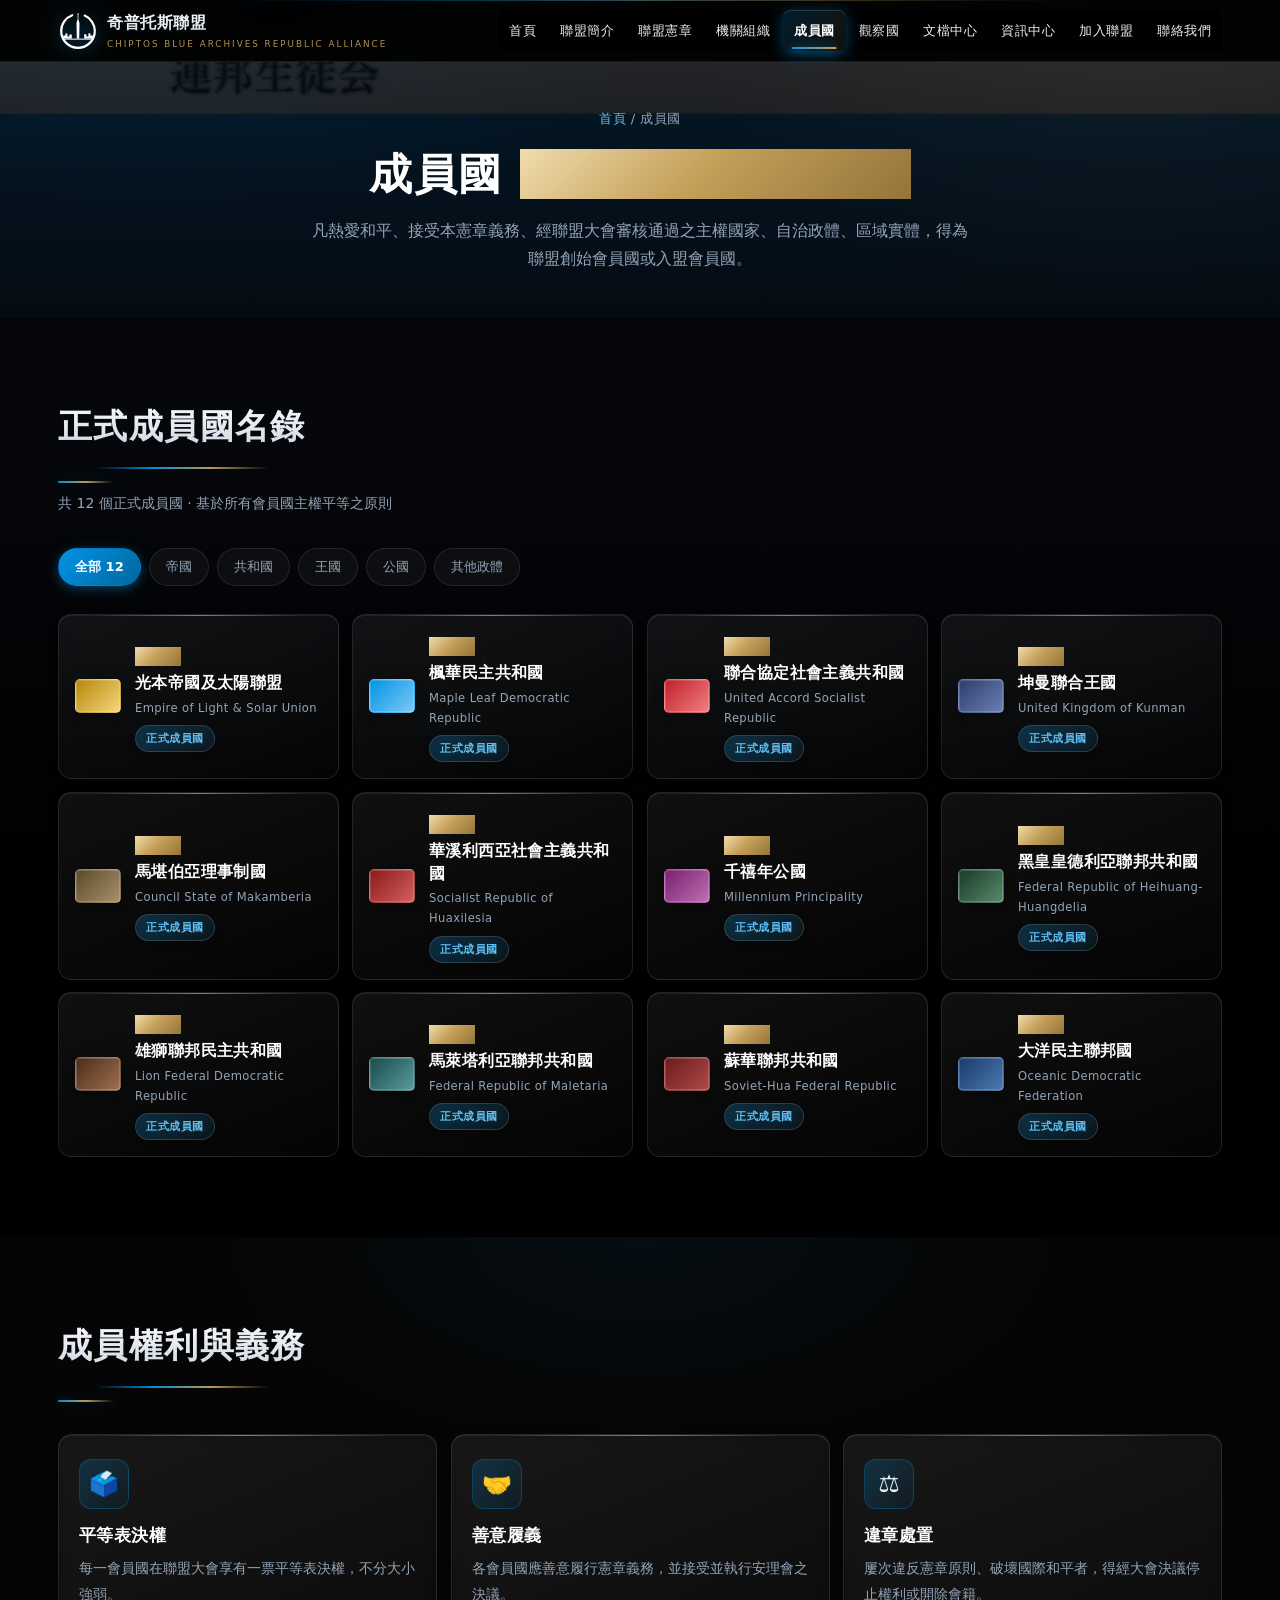
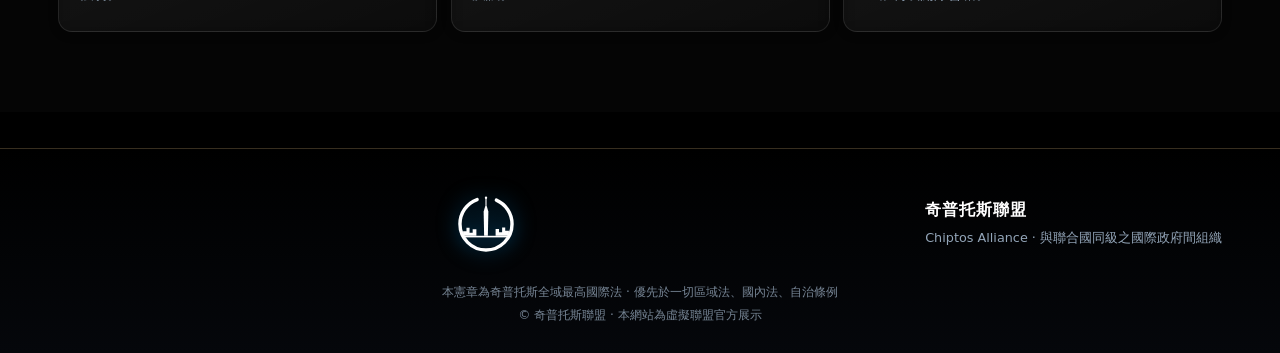
<file: members.html>
<!DOCTYPE html>
<html lang="zh-Hant">
<head>
<meta charset="UTF-8">
<meta name="viewport" content="width=device-width, initial-scale=1.0, viewport-fit=cover">
<meta name="theme-color" content="#080b11">
<meta name="description" content="12 個正式成員國完整名錄">
<title>成員國 | 奇普托斯聯盟</title>
<link rel="icon" type="image/svg+xml" href="[data-uri]">
<style>
:root{--badge:url("[data-uri]");--flag:url("[data-uri]");}
/* =====================================================================
   奇普托斯聯盟 · CA
   移動優先 (Mobile-First) 響應式樣式
   配色：白 / 蔚藍 / 玄黑 三色體系 + 鎏金點綴
   ===================================================================== */

:root{
  --white:#f5f8fb;
  --blue:#0094e6;
  --blue-lt:#5fc0f5;
  --blue-dk:#0066a0;
  --ink:#080b11;
  --ink2:#10161f;
  --ink3:#161d28;
  --gold:#c5a059;
  --gold-lt:#e8ce8e;
  --text:#e8eef5;
  --muted:#93a5b8;
  --line:rgba(255,255,255,.09);
  --line-blue:rgba(0,148,230,.3);
  --nav-h:62px;
  --ease:cubic-bezier(.22,.68,.35,1);
}

/* ---------- 基礎重置（移動優先） ---------- */
*,*::before,*::after{margin:0;padding:0;box-sizing:border-box}
html{
  scroll-behavior:smooth;
  scroll-padding-top:calc(var(--nav-h) + 12px);
  -webkit-text-size-adjust:100%;      /* 防止 iOS 橫屏字體放大 */
  text-size-adjust:100%;
}
body{
  font-family:"Noto Sans TC","PingFang TC","Microsoft JhengHei",system-ui,-apple-system,"Helvetica Neue",sans-serif;
  background:var(--ink);
  color:var(--text);
  line-height:1.75;
  font-size:16px;                      /* 手機基準字號 */
  overflow-x:hidden;                   /* 防止橫向溢出 */
  -webkit-font-smoothing:antialiased;
  word-wrap:break-word;
  overflow-wrap:break-word;            /* 長國名/長單詞強制換行 */
}
img{max-width:100%;height:auto;display:block;border:0}
a{color:inherit;text-decoration:none;-webkit-tap-highlight-color:transparent}
button,input,select,textarea{font-family:inherit;font-size:16px} /* iOS 防止 zoom */
ul,ol{list-style:none}
:focus-visible{outline:2px solid var(--blue-lt);outline-offset:2px}
::selection{background:var(--blue);color:#fff}

/* 滾動條（桌面） */
::-webkit-scrollbar{width:8px;height:8px}
::-webkit-scrollbar-track{background:var(--ink)}
::-webkit-scrollbar-thumb{background:linear-gradient(var(--blue),var(--blue-dk));border-radius:4px}

/* ---------- 背景層 ---------- */
body::before{
  content:"";position:fixed;inset:0;z-index:-2;pointer-events:none;
  background:
    radial-gradient(900px 520px at 12% -8%, rgba(0,148,230,.30), transparent 60%),
    radial-gradient(760px 460px at 88% 6%, rgba(197,160,89,.15), transparent 56%),
    linear-gradient(180deg,#070a0f 0%,#0a0e15 45%,#06080c 100%);
}
body::after{
  content:"";position:fixed;inset:0;z-index:-1;pointer-events:none;
  background-image:
    linear-gradient(rgba(255,255,255,.035) 1px,transparent 1px),
    linear-gradient(90deg,rgba(255,255,255,.035) 1px,transparent 1px);
  background-size:48px 48px;
  -webkit-mask-image:radial-gradient(circle at 50% 28%,#000 0%,transparent 72%);
  mask-image:radial-gradient(circle at 50% 28%,#000 0%,transparent 72%);
}

/* ---------- 進度條 ---------- */
#progress{
  position:fixed;top:0;left:0;height:3px;width:0;z-index:9999;
  background:linear-gradient(90deg,var(--blue),var(--gold));
  box-shadow:0 0 10px rgba(0,148,230,.8);
}

/* =====================================================================
   頁首 / 導航（移動優先：漢堡選單）
   ===================================================================== */
.site-header{
  position:fixed;top:0;left:0;right:0;z-index:1000;height:var(--nav-h);
  background:rgba(8,11,17,.82);
  -webkit-backdrop-filter:blur(14px);backdrop-filter:blur(14px);
  border-bottom:1px solid var(--line);
  transition:box-shadow .35s var(--ease),border-color .35s var(--ease);
}
.site-header.scrolled{
  border-bottom-color:var(--line-blue);
  box-shadow:0 4px 26px rgba(0,0,0,.55);
}
.header-inner{
  max-width:1180px;margin:0 auto;height:100%;
  padding:0 14px;
  display:flex;align-items:center;justify-content:space-between;gap:10px;
}
.brand{display:flex;align-items:center;gap:9px;min-width:0;flex:1}
.brand img{
  width:36px;height:36px;flex:none;border-radius:50%;
  filter:drop-shadow(0 0 8px rgba(0,148,230,.55));
}
.brand-text{display:flex;flex-direction:column;min-width:0}
.brand-cn{
  font-size:.98rem;font-weight:800;color:#fff;letter-spacing:.5px;
  white-space:nowrap;overflow:hidden;text-overflow:ellipsis;
}
.brand-en{
  font-size:.55rem;color:var(--gold);letter-spacing:1.2px;
  white-space:nowrap;overflow:hidden;text-overflow:ellipsis;
}
/* 漢堡按鈕：44px 觸控區 */
.nav-toggle{
  flex:none;width:44px;height:44px;display:flex;align-items:center;justify-content:center;
  background:rgba(0,148,230,.12);border:1px solid var(--line-blue);border-radius:9px;
  color:var(--blue-lt);font-size:1.15rem;cursor:pointer;transition:.25s;
}
.nav-toggle:hover{background:rgba(0,148,230,.24)}
.nav-toggle:active{transform:scale(.94)}

/* 導航列：手機為全屏下拉面板 */
.main-nav{
  position:fixed;top:var(--nav-h);left:0;right:0;
  max-height:calc(100vh - var(--nav-h));overflow-y:auto;
  -webkit-overflow-scrolling:touch;
  background:rgba(8,11,17,.985);
  -webkit-backdrop-filter:blur(16px);backdrop-filter:blur(16px);
  border-bottom:1px solid var(--line-blue);
  padding:8px 12px 16px;
  transform:translateY(-102%);opacity:0;visibility:hidden;
  transition:transform .36s var(--ease),opacity .28s var(--ease),visibility .28s;
  box-shadow:0 18px 40px rgba(0,0,0,.6);
}
.main-nav.open{transform:translateY(0);opacity:1;visibility:visible}
.main-nav a{
  display:block;padding:13px 14px;border-radius:9px;
  font-size:.94rem;color:var(--text);letter-spacing:.5px;
  border-left:2px solid transparent;transition:.22s;
}
.main-nav a:hover,.main-nav a:focus{
  background:rgba(0,148,230,.15);color:#fff;border-left-color:var(--blue);
}
.main-nav a.active{
  background:linear-gradient(135deg,var(--blue),var(--blue-dk));
  color:#fff;font-weight:700;border-left-color:var(--gold);
  box-shadow:0 3px 12px rgba(0,148,230,.4);
}
/* 選單遮罩 */
.nav-mask{
  position:fixed;inset:0;top:var(--nav-h);z-index:998;
  background:rgba(0,0,0,.55);opacity:0;visibility:hidden;transition:.3s;
}
.nav-mask.show{opacity:1;visibility:visible}

/* =====================================================================
   首頁 Hero
   ===================================================================== */
.hero{
  position:relative;min-height:100svh;   /* svh 解決手機瀏覽器網址列跳動 */
  min-height:100vh;                      /* 回退 */
  display:flex;align-items:center;justify-content:center;
  padding:calc(var(--nav-h) + 40px) 18px 70px;
  overflow:hidden;text-align:center;
}
.hero-flag{
  position:absolute;inset:0;z-index:0;
  background:var(--flag) center/cover no-repeat;
  opacity:.14;
  filter:saturate(1.1);
}
.hero-veil{
  position:absolute;inset:0;z-index:1;
  background:linear-gradient(180deg,rgba(8,11,17,.55) 0%,rgba(8,11,17,.90) 100%);
}
.hero-content{position:relative;z-index:2;max-width:900px;width:100%}
.hero-badge{
  display:inline-block;margin-bottom:18px;padding:7px 16px;border-radius:999px;
  font-size:.72rem;letter-spacing:2px;color:var(--blue-lt);
  background:rgba(0,148,230,.12);border:1px solid var(--line-blue);
}
.hero-logo{
  width:96px;height:96px;margin:0 auto 20px;
  filter:drop-shadow(0 0 26px rgba(0,148,230,.6));
  animation:floaty 4.5s ease-in-out infinite;
}
@keyframes floaty{0%,100%{transform:translateY(0)}50%{transform:translateY(-9px)}}
.hero-title{
  font-size:clamp(1.55rem,7.2vw,3.9rem);   /* 手機不過大 */
  font-weight:900;color:#fff;line-height:1.28;letter-spacing:1px;
}
.gold-gradient{
  background:linear-gradient(100deg,var(--blue-lt),var(--gold-lt),var(--blue-lt));
  -webkit-background-clip:text;background-clip:text;color:transparent;
}
.hero-sub{
  margin-top:14px;font-size:clamp(.7rem,3vw,.95rem);
  color:var(--gold);letter-spacing:2.5px;
}
.hero-desc{
  margin-top:18px;font-size:clamp(.86rem,3.6vw,1.02rem);
  color:var(--muted);max-width:620px;margin-left:auto;margin-right:auto;
}
.hero-actions{
  margin-top:30px;display:flex;flex-direction:column;gap:11px;align-items:stretch;
}
.scroll-hint{
  position:absolute;bottom:20px;left:50%;transform:translateX(-50%);z-index:2;
  color:var(--muted);font-size:.74rem;letter-spacing:2px;
  animation:bob 2.1s ease-in-out infinite;
}
@keyframes bob{0%,100%{transform:translate(-50%,0);opacity:.55}50%{transform:translate(-50%,7px);opacity:1}}

/* ---------- 按鈕 ---------- */
.btn{
  display:inline-flex;align-items:center;justify-content:center;gap:8px;
  padding:14px 26px;border-radius:10px;font-size:.9rem;font-weight:700;
  letter-spacing:1px;transition:.3s var(--ease);border:1px solid transparent;
  min-height:48px;                      /* 觸控友好 */
}
.btn-primary{
  background:linear-gradient(135deg,var(--blue),var(--blue-dk));color:#fff;
  box-shadow:0 6px 22px rgba(0,148,230,.42);
}
.btn-primary:hover{transform:translateY(-2px);box-shadow:0 12px 30px rgba(0,148,230,.55)}
.btn-gold{
  background:linear-gradient(135deg,var(--gold),#9d7d3d);color:#181206;
  box-shadow:0 6px 22px rgba(197,160,89,.4);
}
.btn-gold:hover{transform:translateY(-2px)}
.btn-ghost{
  color:#fff;border-color:rgba(255,255,255,.28);background:rgba(255,255,255,.03);
}
.btn-ghost:hover{border-color:var(--blue);background:rgba(0,148,230,.14)}

/* =====================================================================
   通用區塊
   ===================================================================== */
.container{width:100%;max-width:1180px;margin:0 auto;padding:0 16px}
.section{padding:56px 0;position:relative}
.section-alt{background:linear-gradient(180deg,transparent,rgba(0,148,230,.045),transparent)}
.section-head{margin-bottom:32px}
.section-head h2{
  font-size:clamp(1.35rem,5.4vw,2.1rem);color:#fff;font-weight:900;letter-spacing:.5px;
}
.section-head .muted{margin-top:8px;font-size:.88rem}
.section-link{display:inline-block;margin-top:10px;color:var(--blue-lt);font-size:.86rem}
.rule{width:56px;height:3px;margin-top:12px;background:linear-gradient(90deg,var(--blue),var(--gold));border-radius:2px}
.muted{color:var(--muted)}
.gold{color:var(--gold-lt)}

/* 分頁 Hero */
.page-hero{
  position:relative;padding:calc(var(--nav-h) + 46px) 0 46px;text-align:center;overflow:hidden;
}
.page-hero .hero-bg{
  position:absolute;inset:0;z-index:0;
  background:var(--flag) center/cover no-repeat;opacity:.10;
}
.page-hero .hero-bg::after{
  content:"";position:absolute;inset:0;
  background:linear-gradient(180deg,rgba(8,11,17,.7),rgba(8,11,17,.95));
}
.page-hero .container{position:relative;z-index:1}
.page-hero h1{
  font-size:clamp(1.5rem,6.4vw,2.7rem);color:#fff;font-weight:900;letter-spacing:.5px;line-height:1.3;
}
.page-hero .hero-desc{
  margin-top:14px;color:var(--muted);font-size:clamp(.84rem,3.5vw,.98rem);
  max-width:660px;margin-left:auto;margin-right:auto;
}
.breadcrumb{
  font-size:.78rem;color:var(--muted);margin-bottom:14px;letter-spacing:.5px;
}
.breadcrumb a{color:var(--blue-lt)}

/* ---------- 統計 ---------- */
.stats{
  display:grid;grid-template-columns:repeat(2,1fr);gap:12px;   /* 手機 2 欄 */
}
.stat{
  background:linear-gradient(160deg,rgba(255,255,255,.055),rgba(255,255,255,.012));
  border:1px solid var(--line);border-radius:13px;padding:22px 12px;text-align:center;
  position:relative;overflow:hidden;transition:.35s var(--ease);
}
.stat::before{
  content:"";position:absolute;top:0;left:0;right:0;height:3px;
  background:linear-gradient(90deg,var(--blue),var(--gold));
}
.stat:hover{transform:translateY(-4px);border-color:var(--line-blue)}
.stat-num{
  display:block;font-size:clamp(1.7rem,8vw,2.5rem);font-weight:900;
  color:var(--blue-lt);line-height:1.1;
}
.stat-label{display:block;margin-top:7px;font-size:.78rem;color:var(--muted);letter-spacing:.5px}

/* ---------- 網格（自動適配，手機單欄） ---------- */
.grid-2,.grid-3,.grid-4{
  display:grid;gap:14px;grid-template-columns:1fr;   /* 手機：單欄 */
}

/* ---------- 資訊卡 ---------- */
.info-card{
  background:linear-gradient(165deg,rgba(255,255,255,.055),rgba(255,255,255,.012));
  border:1px solid var(--line);border-radius:14px;padding:24px 20px;
  transition:.35s var(--ease);
}
.info-card:hover{transform:translateY(-5px);border-color:var(--line-blue);box-shadow:0 14px 34px rgba(0,0,0,.42)}
.info-icon{
  width:50px;height:50px;border-radius:12px;display:flex;align-items:center;justify-content:center;
  font-size:1.5rem;margin-bottom:14px;
  background:linear-gradient(135deg,rgba(0,148,230,.22),rgba(0,148,230,.05));
  border:1px solid var(--line-blue);
}
.info-card h4{color:#fff;font-size:1.06rem;margin-bottom:8px;line-height:1.5}
.info-card p{font-size:.9rem}

/* ---------- 快速入口卡 ---------- */
.entry-card{
  display:flex;align-items:center;gap:16px;padding:20px;border-radius:13px;
  background:linear-gradient(150deg,rgba(0,148,230,.12),rgba(255,255,255,.02));
  border:1px solid var(--line-blue);transition:.3s var(--ease);
}
.entry-card:hover{transform:translateY(-4px);border-color:var(--gold);background:linear-gradient(150deg,rgba(197,160,89,.16),rgba(255,255,255,.03))}
.entry-num{
  flex:none;width:44px;height:44px;border-radius:10px;display:flex;align-items:center;justify-content:center;
  background:linear-gradient(135deg,var(--blue),var(--blue-dk));color:#fff;font-weight:900;font-size:1rem;
}
.entry-card h4{color:#fff;font-size:1rem;margin-bottom:4px}
.entry-card p{font-size:.82rem}

/* =====================================================================
   成員國 / 觀察員（重點：完整顯示國名）
   ===================================================================== */
.filters{
  display:flex;gap:8px;flex-wrap:wrap;margin-bottom:24px;
  padding-bottom:4px;                    /* 允許內部換行 */
}
.filter-btn{
  padding:9px 16px;border-radius:999px;font-size:.82rem;cursor:pointer;
  background:rgba(255,255,255,.04);border:1px solid var(--line);color:var(--muted);
  transition:.25s;min-height:38px;white-space:nowrap;
}
.filter-btn:hover{color:#fff;border-color:var(--line-blue)}
.filter-btn:active{transform:scale(.95)}
.filter-btn.active{
  background:linear-gradient(135deg,var(--blue),var(--blue-dk));color:#fff;
  border-color:transparent;font-weight:700;box-shadow:0 3px 12px rgba(0,148,230,.4);
}

.member-grid{display:grid;grid-template-columns:1fr;gap:13px}   /* 手機單欄 */
.member-card{
  display:flex;align-items:center;gap:14px;padding:16px;border-radius:13px;
  background:linear-gradient(150deg,rgba(255,255,255,.05),rgba(255,255,255,.012));
  border:1px solid var(--line);transition:.3s var(--ease);
}
.member-card:hover{transform:translateY(-3px);border-color:var(--line-blue);background:linear-gradient(150deg,rgba(0,148,230,.13),rgba(255,255,255,.02))}
.member-flag{
  flex:none;width:46px;height:34px;border-radius:5px;
  box-shadow:0 2px 9px rgba(0,0,0,.45);border:1px solid rgba(255,255,255,.16);
}
.member-body{flex:1;min-width:0}   /* min-width:0 讓長國名正常換行 */
.member-no{
  display:inline-block;font-size:.68rem;color:var(--gold);letter-spacing:1.5px;font-weight:700;
}
.member-card h3{
  font-size:.98rem;color:#fff;font-weight:700;line-height:1.45;margin-top:2px;
  overflow-wrap:anywhere;               /* 長國名完整換行不截斷 */
}
.member-en{
  display:block;font-size:.72rem;color:var(--muted);margin-top:3px;letter-spacing:.4px;
  overflow-wrap:anywhere;
}
.badge{
  display:inline-block;margin-top:7px;padding:3px 10px;border-radius:999px;
  font-size:.68rem;letter-spacing:.6px;font-weight:700;
}
.badge-member{background:rgba(0,148,230,.18);color:var(--blue-lt);border:1px solid var(--line-blue)}
.badge-observer{background:rgba(197,160,89,.16);color:var(--gold-lt);border:1px solid rgba(197,160,89,.35)}

.empty-state{
  text-align:center;padding:40px 18px;color:var(--muted);font-size:.9rem;
  border:1px dashed var(--line);border-radius:13px;
}

/* 觀察員 */
.observer-list{display:grid;grid-template-columns:1fr;gap:14px}
.observer-item{
  display:flex;align-items:flex-start;gap:14px;padding:18px;border-radius:13px;
  background:linear-gradient(150deg,rgba(197,160,89,.09),rgba(255,255,255,.015));
  border:1px solid rgba(197,160,89,.22);transition:.3s var(--ease);
}
.observer-item:hover{transform:translateY(-3px);border-color:rgba(197,160,89,.5)}
.observer-flag{
  flex:none;width:46px;height:34px;border-radius:5px;
  box-shadow:0 2px 9px rgba(0,0,0,.45);border:1px solid rgba(255,255,255,.16);
}
.observer-body{flex:1;min-width:0}
.observer-head{display:flex;align-items:center;gap:10px;flex-wrap:wrap}
.observer-head h3{font-size:1rem;color:#fff;font-weight:700;line-height:1.45;overflow-wrap:anywhere}
.observer-body .member-en{display:block;margin-top:4px}
.observer-body p{font-size:.85rem;margin-top:8px}

.notice-card{
  margin-top:26px;padding:20px;border-radius:13px;
  background:rgba(0,148,230,.09);border:1px solid var(--line-blue);
}
.notice-card h4{color:var(--blue-lt);font-size:1rem;margin-bottom:8px}
.notice-card p{font-size:.87rem}
.notice-card a{color:var(--gold-lt);text-decoration:underline}

/* =====================================================================
   憲章條文
   ===================================================================== */
.charter-wrap{display:grid;grid-template-columns:1fr;gap:26px}  /* 手機單欄 */
.toc{
  position:static;background:rgba(255,255,255,.03);border:1px solid var(--line);
  border-radius:13px;padding:16px 13px;
}
.toc-title{
  color:var(--gold);font-weight:800;letter-spacing:2px;font-size:.82rem;
  padding-bottom:11px;border-bottom:1px solid var(--line);margin-bottom:10px;
}
.toc-links{display:flex;flex-direction:column;gap:2px}
.toc a{
  display:block;color:var(--muted);font-size:.82rem;padding:9px 11px;border-radius:7px;
  transition:.22s;border-left:2px solid transparent;line-height:1.5;
}
.toc a:hover{color:#fff;background:rgba(0,148,230,.12)}
.toc a.on{color:var(--blue-lt);border-left-color:var(--blue);background:rgba(0,148,230,.15);font-weight:700}

.article{
  background:rgba(255,255,255,.025);border:1px solid var(--line);border-radius:14px;
  padding:24px 20px;margin-bottom:18px;scroll-margin-top:calc(var(--nav-h) + 16px);
  transition:.4s var(--ease);
}
.article.on{border-color:rgba(197,160,89,.45);box-shadow:0 10px 32px rgba(0,0,0,.4)}
.art-head{display:flex;align-items:center;gap:12px;margin-bottom:16px;flex-wrap:wrap}
.art-no{
  flex:none;width:42px;height:42px;border-radius:10px;
  background:linear-gradient(135deg,var(--gold),#9d7d3d);color:#181206;
  font-weight:900;font-size:1rem;display:flex;align-items:center;justify-content:center;
  box-shadow:0 3px 12px rgba(197,160,89,.4);
}
.art-title{font-size:1.16rem;color:#fff;font-weight:800;line-height:1.45;overflow-wrap:anywhere}
.art-body{color:#d3dee9;font-size:.93rem}
.art-body ol,.art-body ul{padding-left:20px;margin-top:10px}
.art-body li{margin:9px 0;padding-left:5px;line-height:1.8}
.art-body strong{color:var(--blue-lt)}
.art-body p+p{margin-top:12px}
.preamble{background:linear-gradient(135deg,rgba(0,148,230,.13),rgba(197,160,89,.06));border-color:var(--line-blue)}
.covenant{
  background:linear-gradient(160deg,rgba(197,160,89,.15),rgba(0,148,230,.06));
  border:1px solid rgba(197,160,89,.45);text-align:center;padding:38px 22px;
}
.covenant .seal{font-size:2.6rem;margin-bottom:12px}
.covenant h3{color:var(--gold-lt);font-size:1.35rem;letter-spacing:1.5px;line-height:1.5}
.covenant p{color:#dde8f2;margin-top:14px;font-size:1rem;line-height:2}

/* =====================================================================
   組織架構 / 時間軸
   ===================================================================== */
.org-tier{
  border:1px solid var(--line);border-radius:13px;padding:20px;margin-bottom:14px;
  background:linear-gradient(150deg,rgba(255,255,255,.04),rgba(255,255,255,.01));
}
.org-tier.lead{
  border-color:rgba(197,160,89,.5);
  background:linear-gradient(150deg,rgba(197,160,89,.14),rgba(0,148,230,.05));
}
.org-tier h4{color:var(--gold-lt);margin-bottom:12px;font-size:1rem;line-height:1.5}
.org-nodes{display:grid;grid-template-columns:1fr;gap:10px}
.org-node{
  padding:12px 14px;border-radius:9px;text-align:center;font-size:.88rem;
  background:rgba(0,148,230,.13);border:1px solid var(--line-blue);color:#fff;
}

.timeline{position:relative;padding-left:24px}
.timeline::before{
  content:"";position:absolute;left:6px;top:6px;bottom:6px;width:2px;
  background:linear-gradient(var(--blue),var(--gold));
}
.tl-item{position:relative;padding:0 0 24px 18px}
.tl-item::before{
  content:"";position:absolute;left:-24px;top:6px;width:13px;height:13px;border-radius:50%;
  background:var(--ink);border:3px solid var(--blue);box-shadow:0 0 0 3px rgba(0,148,230,.15);
}
.tl-year{color:var(--gold-lt);font-weight:800;font-size:.88rem;letter-spacing:1px}
.tl-item h4{color:#fff;margin:5px 0;font-size:1.02rem;line-height:1.5;overflow-wrap:anywhere}
.tl-item p{color:var(--muted);font-size:.88rem}

/* =====================================================================
   新聞 / 文檔
   ===================================================================== */
.news-list{display:grid;gap:12px}
.news-row{
  display:flex;flex-direction:column;gap:8px;padding:18px;border-radius:12px;
  background:rgba(255,255,255,.028);border:1px solid var(--line);transition:.3s var(--ease);
}
.news-row:hover{transform:translateY(-3px);border-color:var(--line-blue);background:rgba(0,148,230,.08)}
.news-date{font-size:.74rem;color:var(--gold);letter-spacing:1px;font-weight:700}
.news-tag{
  align-self:flex-start;padding:3px 10px;border-radius:999px;font-size:.68rem;font-weight:700;
}
.tag-meeting{background:rgba(0,148,230,.2);color:var(--blue-lt)}
.tag-member{background:rgba(197,160,89,.18);color:var(--gold-lt)}
.tag-charter{background:rgba(255,255,255,.09);color:var(--muted)}
.news-title{color:#fff;font-size:.95rem;line-height:1.6;overflow-wrap:anywhere}

.doc-group{margin-bottom:34px}
.doc-group h3{
  color:var(--gold-lt);font-size:1.05rem;margin-bottom:14px;
  padding-left:11px;border-left:3px solid var(--gold);line-height:1.5;
}
.doc-card{
  display:flex;align-items:center;gap:13px;padding:16px;border-radius:11px;
  background:rgba(255,255,255,.03);border:1px solid var(--line);transition:.3s var(--ease);
  margin-bottom:10px;
}
.doc-card:hover{border-color:var(--blue);background:rgba(0,148,230,.1);transform:translateX(4px)}
.doc-tag{
  flex:none;padding:4px 10px;border-radius:6px;font-size:.68rem;font-weight:700;letter-spacing:.6px;
}
.doc-tag.core{background:linear-gradient(135deg,var(--gold),#9d7d3d);color:#181206}
.doc-tag.rule{background:rgba(0,148,230,.2);color:var(--blue-lt);border:1px solid var(--line-blue)}
.doc-tag.doc{background:rgba(255,255,255,.08);color:var(--muted)}
.doc-text{flex:1;min-width:0}
.doc-text b{display:block;color:#fff;font-size:.95rem;line-height:1.5;overflow-wrap:anywhere}
.doc-text span{font-size:.8rem;color:var(--muted)}
.doc-arrow{color:var(--muted);font-size:1.2rem;flex:none}

/* =====================================================================
   表單
   ===================================================================== */
.form-wrap{
  background:rgba(255,255,255,.03);border:1px solid var(--line);
  border-radius:15px;padding:24px 18px;
}
.form-row{display:grid;grid-template-columns:1fr;gap:0}
.fgroup{margin-bottom:16px}
.fgroup label{display:block;margin-bottom:7px;color:var(--muted);font-size:.85rem;letter-spacing:.4px}
.fgroup label i{color:var(--gold);font-style:normal}
.fgroup input,.fgroup select,.fgroup textarea{
  width:100%;padding:13px 14px;border-radius:9px;
  background:rgba(0,0,0,.32);border:1px solid rgba(255,255,255,.13);
  color:#fff;font-size:16px;transition:.25s;min-height:48px;   /* 16px 防 iOS zoom */
}
.fgroup input:focus,.fgroup select:focus,.fgroup textarea:focus{
  outline:none;border-color:var(--blue);box-shadow:0 0 0 3px rgba(0,148,230,.18);
}
.fgroup textarea{min-height:120px;resize:vertical;line-height:1.7}
.fgroup select{
  -webkit-appearance:none;appearance:none;
  background-image:url("data:image/svg+xml;utf8,<svg xmlns='http://www.w3.org/2000/svg' width='13' height='13' fill='%235fc0f5'><path d='M3 5l3.5 3.5L10 5z'/></svg>");
  background-repeat:no-repeat;background-position:right 14px center;padding-right:38px;
}
.form-note{margin-top:12px;font-size:.8rem;color:var(--muted);text-align:center}

/* ---------- 聯絡卡 ---------- */
.contact-grid{display:grid;grid-template-columns:1fr;gap:13px}
.contact-card{
  padding:22px;border-radius:13px;background:rgba(255,255,255,.03);
  border:1px solid var(--line);transition:.3s var(--ease);
}
.contact-card:hover{border-color:var(--line-blue);transform:translateY(-4px)}
.contact-card h4{color:var(--blue-lt);margin-bottom:8px;font-size:1.02rem;line-height:1.5}
.contact-card p{font-size:.88rem}

/* =====================================================================
   旗幟橫幅
   ===================================================================== */
.flag-banner{
  position:relative;border-radius:14px;overflow:hidden;
  border:1px solid var(--line);box-shadow:0 16px 44px rgba(0,0,0,.5);
}
.flag-banner img{width:100%;opacity:.92}
.flag-cap{
  position:absolute;bottom:0;left:0;right:0;padding:12px 16px;
  background:linear-gradient(0deg,rgba(0,0,0,.88),transparent);
  color:var(--gold-lt);font-size:.78rem;letter-spacing:.8px;line-height:1.6;
}

/* =====================================================================
   頁尾
   ===================================================================== */
.site-footer{
  background:#05070a;border-top:1px solid var(--line);
  padding:44px 0 26px;margin-top:36px;text-align:center;
}
.footer-brand{
  display:flex;flex-direction:column;align-items:center;gap:12px;margin-bottom:26px;
}
.footer-brand img{width:62px;height:62px;border-radius:50%;filter:drop-shadow(0 0 14px rgba(0,148,230,.5))}
.footer-brand h4{color:#fff;font-size:1.02rem;font-weight:800;line-height:1.5}
.footer-brand p{font-size:.8rem;margin-top:5px}
.footer-meta p{font-size:.76rem;color:var(--muted);line-height:1.9;opacity:.8}

/* =====================================================================
   入場動畫
   ===================================================================== */
.fade-in{opacity:0;transform:translateY(26px);transition:opacity .75s var(--ease),transform .75s var(--ease)}
.fade-in.in{opacity:1;transform:none}
@media (prefers-reduced-motion:reduce){
  .fade-in{opacity:1;transform:none;transition:none}
  .hero-logo,.scroll-hint{animation:none}
  html{scroll-behavior:auto}
}

/* =====================================================================
   📱 → 📲 斷點：小手機 → 平板 → 桌機（移動優先遞增）
   ===================================================================== */

/* ---- ≥400px：極小屏微調 ---- */
@media (min-width:400px){
  .stats{gap:14px}
  .hero-logo{width:110px;height:110px}
}

/* ---- ≥560px：大手機 / 小平板 ---- */
@media (min-width:560px){
  .container{padding:0 22px}
  .section{padding:64px 0}
  .hero{padding:calc(var(--nav-h) + 50px) 24px 76px}
  .hero-actions{flex-direction:row;justify-content:center;flex-wrap:wrap}
  .hero-actions .btn{flex:none}
  .grid-2{grid-template-columns:repeat(2,1fr)}
  .member-grid{grid-template-columns:repeat(2,1fr)}
  .observer-list{grid-template-columns:repeat(2,1fr)}
  .contact-grid{grid-template-columns:repeat(2,1fr)}
  .form-row{grid-template-columns:repeat(2,1fr);gap:0 16px}
  .org-nodes{grid-template-columns:repeat(2,1fr)}
  .news-row{flex-direction:row;align-items:center;gap:14px;flex-wrap:wrap}
  .news-title{flex:1;min-width:200px}
  .footer-brand{flex-direction:row;justify-content:center;text-align:left}
}

/* ---- ≥768px：平板 ---- */
@media (min-width:768px){
  body{font-size:16.5px}
  .container{padding:0 28px}
  .section{padding:76px 0}
  .stats{grid-template-columns:repeat(4,1fr)}
  .grid-3{grid-template-columns:repeat(2,1fr)}
  .member-grid{grid-template-columns:repeat(2,1fr)}
  .hero-title{font-size:clamp(2.4rem,5.4vw,3.6rem)}
  .hero-logo{width:128px;height:128px}
  .article{padding:30px 30px}
  .form-wrap{padding:32px}
  .covenant{padding:46px 34px}
  .toc{max-height:calc(100vh - var(--nav-h) - 40px);overflow-y:auto}
}

/* ---- ≥1024px：桌機 ---- */
@media (min-width:1024px){
  /* 桌機：導航常駐，隱藏漢堡 */
  .nav-toggle{display:none}
  .nav-mask{display:none}
  .main-nav{
    position:static;max-height:none;overflow:visible;
    display:flex;align-items:center;gap:2px;
    background:none;backdrop-filter:none;-webkit-backdrop-filter:none;
    border:none;padding:0;transform:none;opacity:1;visibility:visible;box-shadow:none;
  }
  .main-nav a{
    padding:9px 11px;font-size:.84rem;border-left:none;border-radius:8px;white-space:nowrap;
  }
  .main-nav a:hover{transform:translateY(-1px)}
  .brand img{width:40px;height:40px}
  .grid-3{grid-template-columns:repeat(3,1fr)}
  .grid-4{grid-template-columns:repeat(4,1fr)}
  .member-grid{grid-template-columns:repeat(3,1fr)}
  .observer-list{grid-template-columns:repeat(2,1fr)}
  .charter-wrap{grid-template-columns:250px 1fr;gap:38px;align-items:start}
  .toc{position:sticky;top:calc(var(--nav-h) + 18px)}
  .article{padding:34px 34px}
  .hero-title{font-size:clamp(2.8rem,4.6vw,4rem)}
  .hero-logo{width:140px;height:140px}
  .section{padding:88px 0}
}

/* ---- ≥1280px：大屏 ---- */
@media (min-width:1280px){
  .container{max-width:1220px}
  .member-grid{grid-template-columns:repeat(4,1fr)}
}

/* ---- 橫屏矮屏優化 ---- */
@media (max-height:520px) and (orientation:landscape){
  .hero{min-height:auto;padding:calc(var(--nav-h) + 26px) 20px 40px}
  .hero-logo{width:70px;height:70px;margin-bottom:12px}
  .scroll-hint{display:none}
  .main-nav{max-height:calc(100vh - var(--nav-h));}
}

/* ---- 列印 ---- */
@media print{
  body{background:#fff;color:#000}
  .site-header,.main-nav,.nav-toggle,.scroll-hint,#progress,.hero-flag,.hero-veil{display:none!important}
  .article,.info-card,.member-card{break-inside:avoid;border-color:#ccc}
  .fade-in{opacity:1;transform:none}
}

/* =====================================================================
   入盟申請回執卡（Web3Forms 提交結果）
   ===================================================================== */
.result-card{
  border-radius:15px;padding:24px 20px;margin-top:20px;
  animation:pop .45s var(--ease);
}
@keyframes pop{from{opacity:0;transform:translateY(14px)}to{opacity:1;transform:none}}
.result-ok{
  background:linear-gradient(150deg,rgba(0,148,230,.14),rgba(197,160,89,.07));
  border:1px solid rgba(0,148,230,.45);
  box-shadow:0 14px 40px rgba(0,0,0,.42);
}
.result-error{
  background:rgba(217,100,106,.10);
  border:1px solid rgba(217,100,106,.45);
}
.result-head{
  font-size:1.1rem;font-weight:800;color:#fff;margin-bottom:8px;line-height:1.5;
}
.result-ok .result-head{color:var(--blue-lt)}
.result-error .result-head{color:#f08a8f}
.result-sub{
  font-size:.85rem;color:var(--muted);line-height:1.8;margin-bottom:16px;
}
.result-table{
  width:100%;border-collapse:collapse;font-size:.86rem;
}
.result-table tr{border-bottom:1px solid rgba(255,255,255,.09)}
.result-table tr:last-child{border-bottom:none}
.result-table th{
  text-align:left;color:var(--muted);font-weight:600;
  padding:9px 10px 9px 0;white-space:nowrap;width:38%;vertical-align:top;
}
.result-table td{
  color:#fff;padding:9px 0;text-align:right;
  overflow-wrap:anywhere;line-height:1.6;
}
.result-table td.hl{
  color:var(--gold-lt);font-weight:800;letter-spacing:1px;
}
.status{
  display:inline-block;padding:3px 12px;border-radius:999px;font-size:.74rem;font-weight:700;
  background:rgba(197,160,89,.2);color:var(--gold-lt);border:1px solid rgba(197,160,89,.4);
}
.result-note{
  margin-top:16px;font-size:.82rem;color:var(--muted);line-height:1.85;
  padding-top:14px;border-top:1px solid rgba(255,255,255,.09);
}

@media (min-width:560px){
  .result-table th{width:30%}
  .result-card{padding:28px 26px}
}


/* ===== Base64 內嵌版 · CSS 變數復用，圖片零檔案 ===== */
.brand .emblem,.footer-brand .emblem,.hero-emblem{display:block;background-image:var(--badge);background-size:contain;background-position:center;background-repeat:no-repeat}
.brand .emblem{width:36px;height:36px;flex:none;filter:drop-shadow(0 0 8px rgba(0,148,230,.55))}
.footer-brand .emblem{width:62px;height:62px;margin:0 auto;filter:drop-shadow(0 0 14px rgba(0,148,230,.5))}
.hero-emblem{width:96px;height:96px;margin:0 auto 20px;filter:drop-shadow(0 0 26px rgba(0,148,230,.6));animation:floaty 4.5s ease-in-out infinite}
.flag-render{width:100%;aspect-ratio:16/9;background-image:var(--flag);background-size:cover;background-position:center;border-radius:14px;border:1px solid rgba(255,255,255,.14);box-shadow:0 16px 44px rgba(0,0,0,.5)}
@media(min-width:768px){.hero-emblem{width:140px;height:140px}.brand .emblem{width:40px;height:40px}}


/* =====================================================================
   v15 · 美觀增強（疊加於原有樣式之上，不破壞既有設計）
   ===================================================================== */

/* ---------- 1. 卡片質感：內高光 + 立體陰影 ---------- */
.info-card,.member-card,.observer-item,.article,.contact-card,.doc-card,
.entry-card,.quick-card,.org-tier,.form-wrap,.toc,.stat,.news-row{
  box-shadow:inset 0 1px 0 rgba(255,255,255,.07), 0 8px 26px rgba(0,0,0,.30);
}
.info-card:hover,.member-card:hover,.observer-item:hover,.doc-card:hover,
.entry-card:hover,.quick-card:hover,.contact-card:hover,.news-row:hover,.stat:hover{
  box-shadow:inset 0 1px 0 rgba(255,255,255,.12), 0 20px 46px rgba(0,148,230,.22);
  border-color:rgba(197,160,89,.48);
}

/* ---------- 2. 標題層次 ---------- */
.hero-title{letter-spacing:2px;line-height:1.30;text-shadow:0 4px 24px rgba(0,148,230,.30)}
.page-hero h1{letter-spacing:1.6px;line-height:1.35}
.section-head h2,.section-title{letter-spacing:1px}
.art-title,.info-card h4,.member-card h3,.observer-head h3{letter-spacing:.4px}

/* ---------- 3. 章節標題雙側裝飾線 ---------- */
.section-head h2,.section-title{position:relative;display:inline-block}
.section-head h2::after,.section-title::after{
  content:"";display:block;height:2px;margin:10px auto 0;width:70%;
  background:linear-gradient(90deg,transparent,rgba(0,148,230,.9),rgba(197,160,89,.9),transparent);
  border-radius:2px;
}

/* ---------- 4. 按鈕流光 ---------- */
.btn-primary,.btn-gold,.cta-btn{position:relative;overflow:hidden}
.btn-primary::after,.btn-gold::after,.cta-btn::after{
  content:"";position:absolute;top:0;left:-110%;width:60%;height:100%;
  background:linear-gradient(100deg,transparent,rgba(255,255,255,.30),transparent);
  animation:sheen 4.2s ease-in-out infinite;pointer-events:none;
}
@keyframes sheen{0%{left:-110%}55%{left:120%}100%{left:120%}}
@media(prefers-reduced-motion:reduce){
  .btn-primary::after,.btn-gold::after,.cta-btn::after{animation:none;display:none}
}

/* ---------- 5. 徽標光暈 ---------- */
.brand .emblem,.footer-brand .emblem{animation:breathe 5s ease-in-out infinite}
@keyframes breathe{
  0%,100%{filter:drop-shadow(0 0 8px rgba(0,148,230,.5))}
  50%{filter:drop-shadow(0 0 16px rgba(0,148,230,.85))}
}
@media(prefers-reduced-motion:reduce){.brand .emblem,.footer-brand .emblem{animation:none}}

/* ---------- 6. 分隔線漸變 ---------- */
.rule{height:2px;background:linear-gradient(90deg,rgba(0,148,230,.9),rgba(197,160,89,.9),transparent);border-radius:2px}

/* ---------- 7. 頁腳 ---------- */
.site-footer{border-top:1px solid rgba(197,160,89,.28);box-shadow:0 -10px 40px rgba(0,0,0,.35)}
.footer-brand h4{letter-spacing:1px}

/* ---------- 8. 導航當前項 ---------- */
.main-nav a.active{
  box-shadow:0 3px 14px rgba(0,148,230,.45), inset 0 1px 0 rgba(255,255,255,.15);
}

/* ---------- 9. 徽章 ---------- */
.badge-member,.badge-observer,.badge{
  box-shadow:0 2px 8px rgba(0,0,0,.28);
}
.hero-badge{letter-spacing:2.5px}

/* ---------- 10. 條文編號 ---------- */
.art-no{box-shadow:0 4px 14px rgba(197,160,89,.45), inset 0 1px 0 rgba(255,255,255,.35)}

/* ---------- 11. 首屏載入淡入 ---------- */
body{animation:pageIn .55s ease both}
@keyframes pageIn{from{opacity:0}to{opacity:1}}
@media(prefers-reduced-motion:reduce){body{animation:none}}

/* ---------- 12. 錨點區塊呼吸間距 ---------- */
.article+.article{margin-top:4px}

/* =====================================================================
   v17 · 玄黑主題（主體偏黑）
   ===================================================================== */
:root{
  --ink:#000000;
  --ink2:#06080c;
  --ink3:#0b0e14;
  --line:rgba(255,255,255,.10);
  --line-blue:rgba(0,148,230,.28);
}
body::before{
  background:
    radial-gradient(900px 520px at 12% -8%,rgba(0,148,230,.16),transparent 60%),
    radial-gradient(760px 460px at 88% 6%,rgba(197,160,89,.09),transparent 56%),
    linear-gradient(180deg,#000000,#05070b 45%,#000000)!important;
}
.site-header{background:rgba(0,0,0,.93)!important;border-bottom-color:rgba(255,255,255,.10)!important}
.nav-mask{background:rgba(0,0,0,.6)!important}
.main-nav{background:rgba(0,0,0,.96)!important;border-color:rgba(255,255,255,.08)!important}
.hero{background:radial-gradient(ellipse at center,#05070b 0%,#000000 72%)!important}
.hero-bg,.page-hero .hero-bg{opacity:.5!important}
.section-alt{background:rgba(255,255,255,.018)!important}
.site-footer{background:#000000!important;border-top-color:rgba(197,160,89,.24)!important}
.article,.info-card,.member-card,.observer-item,.doc-card,.entry-card,
.quick-card,.contact-card,.org-tier,.stat,.news-row,.form-wrap,.toc{
  background:rgba(255,255,255,.035)!important;
  border-color:rgba(255,255,255,.10)!important;
}
.article:hover,.info-card:hover,.member-card:hover,.observer-item:hover,
.doc-card:hover,.entry-card:hover,.quick-card:hover,.contact-card:hover,.news-row:hover,.stat:hover{
  background:rgba(255,255,255,.06)!important;
  border-color:rgba(197,160,89,.45)!important;
}
.flag-render{border-color:rgba(255,255,255,.16)!important}
/* =====================================================================
   v21 · 高級版視覺系統
   ===================================================================== */

/* ---------- 0. 基礎變數 ---------- */
:root{
  --gold-grad:linear-gradient(135deg,#f0dcae,#c5a059 46%,#94743a);
  --blue-grad:linear-gradient(135deg,#7fd2ff,#0094e6 52%,#005c94);
  --hair:rgba(255,255,255,.10);
  --hair-gold:rgba(197,160,89,.34);
  --sh-1:0 2px 10px rgba(0,0,0,.30);
  --sh-2:0 12px 34px rgba(0,0,0,.46);
  --sh-glow:0 16px 48px rgba(0,148,230,.26);
  --ease:cubic-bezier(.22,.68,.28,1);
}

/* ---------- 1. 字體渲染與基礎 ---------- */
html{
  -webkit-text-size-adjust:100%;
  scrollbar-color:#0094e6 #000;
  scrollbar-width:thin;
}
body{
  -webkit-font-smoothing:antialiased;
  -moz-osx-font-smoothing:grayscale;
  text-rendering:optimizeLegibility;
  font-feature-settings:"kern" 1;
}
::selection{background:rgba(197,160,89,.34);color:#fff}
a:focus-visible,button:focus-visible,input:focus-visible,
select:focus-visible,textarea:focus-visible,[tabindex]:focus-visible{
  outline:2px solid #0094e6;outline-offset:3px;border-radius:6px;
}

/* ---------- 2. 自訂捲軸 ---------- */
::-webkit-scrollbar{width:10px;height:10px}
::-webkit-scrollbar-track{background:#000}
::-webkit-scrollbar-thumb{
  background:linear-gradient(180deg,#0094e6,#c5a059);
  border-radius:8px;border:2px solid #000;
}
::-webkit-scrollbar-thumb:hover{background:linear-gradient(180deg,#7fd2ff,#e8ce8e)}
::-webkit-scrollbar-corner{background:#000}

/* ---------- 3. 進度條高級化 ---------- */
#progress{
  height:3px!important;
  background:linear-gradient(90deg,#0094e6,#5fc0f5 40%,#c5a059 75%,#f0dcae)!important;
  box-shadow:0 0 12px rgba(0,148,230,.85),0 0 26px rgba(197,160,89,.45);
}

/* ---------- 4. 導航高級化 ---------- */
.site-header{
  transition:background .4s var(--ease),box-shadow .4s var(--ease),border-color .4s;
}
.site-header.scrolled{
  box-shadow:0 10px 40px rgba(0,0,0,.65);
  border-bottom-color:rgba(197,160,89,.30)!important;
}
.brand-cn{
  background:linear-gradient(180deg,#ffffff,#cddaea);
  -webkit-background-clip:text;background-clip:text;
  -webkit-text-fill-color:transparent;
}
.brand-en{letter-spacing:2px!important;opacity:.9}
.main-nav a{
  position:relative;
  transition:color .3s var(--ease);
}
.main-nav a::after{
  content:"";position:absolute;left:50%;bottom:2px;
  width:0;height:2px;border-radius:2px;
  background:linear-gradient(90deg,#0094e6,#c5a059);
  transform:translateX(-50%);
  transition:width .35s var(--ease);
}
.main-nav a:hover::after,
.main-nav a:focus::after{width:62%}
.main-nav a.active::after{width:72%;box-shadow:0 0 10px rgba(0,148,230,.7)}
.main-nav a.active{
  background:linear-gradient(135deg,rgba(0,148,230,.20),rgba(197,160,89,.10));
}

/* ---------- 5. 卡片玻璃質感 + 3D 懸浮 ---------- */
.info-card,.article,.member-card,.observer-item,.doc-card,
.entry-card,.quick-card,.contact-card,.org-tier,.stat,.news-row{
  position:relative;overflow:hidden;
  background:linear-gradient(158deg,rgba(255,255,255,.062),rgba(255,255,255,.014))!important;
  border:1px solid var(--hair)!important;
  backdrop-filter:blur(10px);-webkit-backdrop-filter:blur(10px);
  box-shadow:var(--sh-1),inset 0 1px 0 rgba(255,255,255,.07);
  transition:transform .5s var(--ease),box-shadow .5s var(--ease),
             border-color .5s var(--ease),background .5s var(--ease);
  will-change:transform;
}
/* 頂部高光 */
.info-card::before,.article::before,.member-card::before,.observer-item::before,
.doc-card::before,.entry-card::before,.quick-card::before,.contact-card::before,
.org-tier::before,.stat::before,.news-row::before{
  content:"";position:absolute;left:12%;right:12%;top:0;height:1px;
  background:linear-gradient(90deg,transparent,rgba(255,255,255,.42),transparent);
  pointer-events:none;
}
/* 懸浮 */
.info-card:hover,.article:hover,.member-card:hover,.observer-item:hover,
.doc-card:hover,.entry-card:hover,.quick-card:hover,.contact-card:hover,
.org-tier:hover,.stat:hover,.news-row:hover{
  transform:translateY(-7px) scale(1.014);
  box-shadow:var(--sh-glow),inset 0 1px 0 rgba(255,255,255,.14)!important;
  border-color:var(--hair-gold)!important;
}
@media(hover:none){
  .info-card:hover,.article:hover,.member-card:hover,.observer-item:hover,
  .doc-card:hover,.entry-card:hover,.quick-card:hover,.contact-card:hover,
  .org-tier:hover,.stat:hover,.news-row:hover{transform:none}
}

/* ---------- 6. 標題層次 ---------- */
.section-head h2,.section-title{
  background:linear-gradient(180deg,#ffffff,#b9c8d8);
  -webkit-background-clip:text;background-clip:text;
  -webkit-text-fill-color:transparent;
  letter-spacing:1.4px!important;
}
.section-head h2::after,.section-title::after{
  background:linear-gradient(90deg,transparent,rgba(0,148,230,.95),
             rgba(197,160,89,.95),transparent)!important;
}
.gold,.gold-gradient{
  background:var(--gold-grad)!important;
  -webkit-background-clip:text;background-clip:text;
  -webkit-text-fill-color:transparent;
}

/* ---------- 7. 按鈕高級化 ---------- */
.btn{
  letter-spacing:.6px!important;
  transition:transform .35s var(--ease),box-shadow .35s var(--ease),
             filter .35s var(--ease),background .35s;
}
.btn:hover{filter:brightness(1.12)}
.btn:active{transform:translateY(1px) scale(.985)}
.btn-primary{box-shadow:0 8px 26px rgba(0,148,230,.42),inset 0 1px 0 rgba(255,255,255,.22)}
.btn-gold{box-shadow:0 8px 26px rgba(197,160,89,.38),inset 0 1px 0 rgba(255,255,255,.30)}
.btn-ghost:hover{border-color:var(--hair-gold)!important;background:rgba(255,255,255,.07)!important}

/* ---------- 8. 徽章 ---------- */
.badge,.badge-member,.badge-observer,.hero-badge,.doc-tag{
  backdrop-filter:blur(6px);
  border:1px solid rgba(255,255,255,.14);
  letter-spacing:.6px;
}
.badge-member{background:linear-gradient(135deg,rgba(0,148,230,.24),rgba(0,148,230,.08))!important}
.badge-observer{background:linear-gradient(135deg,rgba(197,160,89,.22),rgba(197,160,89,.06))!important}

/* ---------- 9. 章節編號立體 ---------- */
.art-no,.member-no{
  background:var(--gold-grad)!important;
  -webkit-background-clip:text;background-clip:text;
  -webkit-text-fill-color:transparent;
  letter-spacing:1px;
}
.art-no{
  position:relative;
  border:1px solid var(--hair-gold);
  background:linear-gradient(150deg,rgba(197,160,89,.24),rgba(0,148,230,.10))!important;
  -webkit-background-clip:border-box!important;background-clip:border-box!important;
  -webkit-text-fill-color:#e8ce8e;
  color:#e8ce8e;
  box-shadow:0 4px 14px rgba(0,0,0,.35),inset 0 1px 0 rgba(255,255,255,.16);
}

/* ---------- 10. 條文排版 ---------- */
.art-body{line-height:1.95!important}
.art-body p,.art-body li{color:#dbe4ee}
.art-title{letter-spacing:.8px!important;font-weight:700}
.art-body ol li,.art-body ul li{padding-left:6px}

/* ---------- 11. 分隔線 ---------- */
.rule,.section-head .rule{
  height:2px;
  background:linear-gradient(90deg,rgba(0,148,230,.95),rgba(197,160,89,.95),transparent)!important;
  box-shadow:0 0 14px rgba(0,148,230,.30);
}

/* ---------- 12. 麵包屑 ---------- */
.breadcrumb{font-size:.82rem;letter-spacing:.5px}
.breadcrumb a{transition:color .3s,text-shadow .3s}
.breadcrumb a:hover{color:#7fd2ff;text-shadow:0 0 12px rgba(0,148,230,.6)}

/* ---------- 13. 頁腳 ---------- */
.site-footer{
  background:linear-gradient(180deg,#000,#05070b)!important;
  border-top:1px solid rgba(197,160,89,.26)!important;
  box-shadow:0 -14px 46px rgba(0,0,0,.55);
}
.footer-brand .emblem{filter:drop-shadow(0 0 10px rgba(0,148,230,.55))}

/* ---------- 14. 旗幟渲染 ---------- */
.flag-render,.member-flag,.observer-flag{
  box-shadow:inset 0 0 0 1px rgba(255,255,255,.16),0 3px 12px rgba(0,0,0,.42)!important;
}

/* ---------- 15. 淡入錯峰 ---------- */
.fade-in{transition:opacity .7s var(--ease),transform .7s var(--ease)}
.fade-in:nth-child(1){transition-delay:0s}
.fade-in:nth-child(2){transition-delay:.06s}
.fade-in:nth-child(3){transition-delay:.12s}
.fade-in:nth-child(4){transition-delay:.18s}
.fade-in:nth-child(5){transition-delay:.24s}
.fade-in:nth-child(6){transition-delay:.30s}
.fade-in:nth-child(n+7){transition-delay:.36s}

/* ---------- 16. 容器與區塊呼吸 ---------- */
.section{padding-top:clamp(3rem,7vw,5rem)!important;padding-bottom:clamp(3rem,7vw,5rem)!important}
.section-alt{position:relative}
.section-alt::before{
  content:"";position:absolute;inset:0;pointer-events:none;
  background:radial-gradient(600px 300px at 50% 0%,rgba(0,148,230,.06),transparent 70%);
}

/* ---------- 17. 連結底線動畫 ---------- */
.footer-links a,.doc-text b,.quick-card h4{transition:color .3s var(--ease)}
a:not(.btn):not(.brand):not(.main-nav a):not(.doc-card):not(.quick-card){
  text-decoration:none;
}

/* ---------- 18. 輸入框（表單頁） ---------- */
input,select,textarea{
  transition:border-color .3s var(--ease),box-shadow .3s var(--ease),background .3s;
}
input:focus,select:focus,textarea:focus{
  border-color:rgba(0,148,230,.65)!important;
  box-shadow:0 0 0 3px rgba(0,148,230,.16),inset 0 1px 0 rgba(255,255,255,.08)!important;
}

/* ---------- 19. 提示卡 ---------- */
.notice{border-radius:12px;backdrop-filter:blur(8px)}

/* ---------- 20. 頂部細光帶 ---------- */
body::after{
  content:"";position:fixed;top:0;left:0;right:0;height:1px;z-index:9998;
  background:linear-gradient(90deg,transparent,rgba(0,148,230,.5),rgba(197,160,89,.5),transparent);
  pointer-events:none;
}
</style>
</head>
<body>
<div id="progress"></div>

<header class="site-header">
  <div class="container header-inner">
    <a href="index.html" class="brand">
      <span class="emblem"></span>
      <div class="brand-text">
        <span class="brand-cn">奇普托斯聯盟</span>
        <span class="brand-en">CHIPTOS BLUE ARCHIVES REPUBLIC ALLIANCE</span>
      </div>
    </a>
    <nav class="main-nav" id="mainNav">
      <a href="index.html">首頁</a>
      <a href="about.html">聯盟簡介</a>
      <a href="charter.html">聯盟憲章</a>
      <a href="structure.html">機關組織</a>
      <a href="members.html" class="active">成員國</a>
      <a href="observers.html">觀察國</a>
      <a href="documents.html">文檔中心</a>
      <a href="news.html">資訊中心</a>
      <a href="join.html">加入聯盟</a>
      <a href="contact.html">聯絡我們</a>
    </nav>
    <button class="nav-toggle" id="navToggle" aria-label="開啟選單" aria-expanded="false">☰</button>
  </div>
</header>
<div class="nav-mask" id="navMask"></div>

<section class="page-hero">
  <div class="hero-bg" aria-hidden="true"></div>
  <div class="container">
    <div class="breadcrumb"><a href="index.html">首頁</a> <span>/</span> <span>成員國</span></div>
    <h1>成員國 <span class="gold">Member States</span></h1>
    <p class="hero-desc">凡熱愛和平、接受本憲章義務、經聯盟大會審核通過之主權國家、自治政體、區域實體，得為聯盟創始會員國或入盟會員國。</p>
  </div>
</section>

<section class="section">
  <div class="container">
    <div class="section-head fade-in">
      <h2>正式成員國名錄</h2>
      <div class="rule"></div>
      <p class="muted">共 12 個正式成員國 · 基於所有會員國主權平等之原則</p>
    </div>

    <div class="filters fade-in" data-filter-target="memberGrid">
      <button class="filter-btn active" data-filter="all">全部 12</button>
      <button class="filter-btn" data-filter="帝國">帝國</button>
      <button class="filter-btn" data-filter="共和國">共和國</button>
      <button class="filter-btn" data-filter="王國">王國</button>
      <button class="filter-btn" data-filter="公國">公國</button>
      <button class="filter-btn" data-filter="其他">其他政體</button>
    </div>

    <div class="member-grid" id="memberGrid">
      <!-- LIST_START -->
      <div class="member-card fade-in fitem" data-cat="帝國">
        <div class="member-flag" style="background:linear-gradient(135deg,#b8860b,#f4d77d)"></div>
        <div class="member-body">
          <span class="member-no">No. 01</span>
          <h3>光本帝國及太陽聯盟</h3>
          <span class="member-en">Empire of Light & Solar Union</span>
          <span class="badge badge-member">正式成員國</span>
        </div>
      </div>
      <div class="member-card fade-in fitem" data-cat="共和國">
        <div class="member-flag" style="background:linear-gradient(135deg,#0094e6,#7ec8f5)"></div>
        <div class="member-body">
          <span class="member-no">No. 02</span>
          <h3>楓華民主共和國</h3>
          <span class="member-en">Maple Leaf Democratic Republic</span>
          <span class="badge badge-member">正式成員國</span>
        </div>
      </div>
      <div class="member-card fade-in fitem" data-cat="共和國">
        <div class="member-flag" style="background:linear-gradient(135deg,#c0202b,#f08080)"></div>
        <div class="member-body">
          <span class="member-no">No. 03</span>
          <h3>聯合協定社會主義共和國</h3>
          <span class="member-en">United Accord Socialist Republic</span>
          <span class="badge badge-member">正式成員國</span>
        </div>
      </div>
      <div class="member-card fade-in fitem" data-cat="王國">
        <div class="member-flag" style="background:linear-gradient(135deg,#2c3e6b,#6b7fb5)"></div>
        <div class="member-body">
          <span class="member-no">No. 04</span>
          <h3>坤曼聯合王國</h3>
          <span class="member-en">United Kingdom of Kunman</span>
          <span class="badge badge-member">正式成員國</span>
        </div>
      </div>
      <div class="member-card fade-in fitem" data-cat="其他">
        <div class="member-flag" style="background:linear-gradient(135deg,#5a4a2a,#a8916a)"></div>
        <div class="member-body">
          <span class="member-no">No. 05</span>
          <h3>馬堪伯亞理事制國</h3>
          <span class="member-en">Council State of Makamberia</span>
          <span class="badge badge-member">正式成員國</span>
        </div>
      </div>
      <div class="member-card fade-in fitem" data-cat="共和國">
        <div class="member-flag" style="background:linear-gradient(135deg,#8b1a1a,#d46060)"></div>
        <div class="member-body">
          <span class="member-no">No. 06</span>
          <h3>華溪利西亞社會主義共和國</h3>
          <span class="member-en">Socialist Republic of Huaxilesia</span>
          <span class="badge badge-member">正式成員國</span>
        </div>
      </div>
      <div class="member-card fade-in fitem" data-cat="公國">
        <div class="member-flag" style="background:linear-gradient(135deg,#7a1f6e,#c06fb5)"></div>
        <div class="member-body">
          <span class="member-no">No. 07</span>
          <h3>千禧年公國</h3>
          <span class="member-en">Millennium Principality</span>
          <span class="badge badge-member">正式成員國</span>
        </div>
      </div>
      <div class="member-card fade-in fitem" data-cat="共和國">
        <div class="member-flag" style="background:linear-gradient(135deg,#1a3a2a,#5a8a6a)"></div>
        <div class="member-body">
          <span class="member-no">No. 08</span>
          <h3>黑皇皇德利亞聯邦共和國</h3>
          <span class="member-en">Federal Republic of Heihuang-Huangdelia</span>
          <span class="badge badge-member">正式成員國</span>
        </div>
      </div>
      <div class="member-card fade-in fitem" data-cat="共和國">
        <div class="member-flag" style="background:linear-gradient(135deg,#4a2c1a,#a07050)"></div>
        <div class="member-body">
          <span class="member-no">No. 09</span>
          <h3>雄獅聯邦民主共和國</h3>
          <span class="member-en">Lion Federal Democratic Republic</span>
          <span class="badge badge-member">正式成員國</span>
        </div>
      </div>
      <div class="member-card fade-in fitem" data-cat="共和國">
        <div class="member-flag" style="background:linear-gradient(135deg,#1a4a4a,#5a9a9a)"></div>
        <div class="member-body">
          <span class="member-no">No. 10</span>
          <h3>馬萊塔利亞聯邦共和國</h3>
          <span class="member-en">Federal Republic of Maletaria</span>
          <span class="badge badge-member">正式成員國</span>
        </div>
      </div>
      <div class="member-card fade-in fitem" data-cat="共和國">
        <div class="member-flag" style="background:linear-gradient(135deg,#6a1b1b,#b04a4a)"></div>
        <div class="member-body">
          <span class="member-no">No. 11</span>
          <h3>蘇華聯邦共和國</h3>
          <span class="member-en">Soviet-Hua Federal Republic</span>
          <span class="badge badge-member">正式成員國</span>
        </div>
      </div>
      <div class="member-card fade-in fitem" data-cat="其他">
        <div class="member-flag" style="background:linear-gradient(135deg,#1b3a6a,#4a7ab0)"></div>
        <div class="member-body">
          <span class="member-no">No. 12</span>
          <h3>大洋民主聯邦國</h3>
          <span class="member-en">Oceanic Democratic Federation</span>
          <span class="badge badge-member">正式成員國</span>
        </div>
      </div>
    </div>

    <div class="empty-state" id="memberEmpty" style="display:none;">暫無符合此分類之成員國。</div>
  </div>
</section>

<section class="section section-alt">
  <div class="container">
    <div class="section-head fade-in"><h2>成員權利與義務</h2><div class="rule"></div></div>
    <div class="grid-3">
      <div class="info-card fade-in"><div class="info-icon">🗳️</div><h4>平等表決權</h4><p class="muted">每一會員國在聯盟大會享有一票平等表決權，不分大小強弱。</p></div>
      <div class="info-card fade-in"><div class="info-icon">🤝</div><h4>善意履義</h4><p class="muted">各會員國應善意履行憲章義務，並接受並執行安理會之決議。</p></div>
      <div class="info-card fade-in"><div class="info-icon">⚖️</div><h4>違章處置</h4><p class="muted">屢次違反憲章原則、破壞國際和平者，得經大會決議停止權利或開除會籍。</p></div>
    </div>
  </div>
</section>

<footer class="site-footer">
  <div class="container">
    <div class="footer-brand">
      <span class="emblem"></span>
      <div>
        <h4>奇普托斯聯盟</h4>
        <p class="muted">Chiptos Alliance · 與聯合國同級之國際政府間組織</p>
            <!-- LIST_END -->
</div>
    </div>
    <div class="footer-meta">
      <p>本憲章為奇普托斯全域最高國際法 · 優先於一切區域法、國內法、自治條例</p>
      <p>© 奇普托斯聯盟 · 本網站為虛擬聯盟官方展示</p>
    </div>
  </div>
</footer>
<script>
/* =====================================================================
   奇普托斯聯盟 · CA 互動腳本
   ===================================================================== */
(function () {
  'use strict';

  /* ---------- 進度條 + 頁首陰影 ---------- */
  var bar = document.getElementById('progress');
  var hdr = document.querySelector('.site-header');
  function onScroll() {
    var h = document.documentElement.scrollHeight - window.innerHeight;
    if (bar) bar.style.width = (h > 0 ? (window.scrollY / h) * 100 : 0) + '%';
    if (hdr) hdr.classList.toggle('scrolled', window.scrollY > 30);
  }
  window.addEventListener('scroll', onScroll, { passive: true });
  window.addEventListener('resize', onScroll);
  onScroll();

  /* ---------- 行動選單（漢堡） ---------- */
  var toggle = document.getElementById('navToggle');
  var nav = document.getElementById('mainNav');
  var mask = document.getElementById('navMask');

  function closeNav() {
    if (!nav) return;
    nav.classList.remove('open');
    if (mask) mask.classList.remove('show');
    if (toggle) toggle.setAttribute('aria-expanded', 'false');
  }
  function openNav() {
    if (!nav) return;
    nav.classList.add('open');
    if (mask) mask.classList.add('show');
    if (toggle) toggle.setAttribute('aria-expanded', 'true');
  }
  if (toggle && nav) {
    toggle.addEventListener('click', function () {
      nav.classList.contains('open') ? closeNav() : openNav();
    });
    // 點擊導航連結自動收起
    nav.addEventListener('click', function (e) {
      if (e.target.tagName === 'A') closeNav();
    });
  }
  if (mask) mask.addEventListener('click', closeNav);
  // 視窗放大回桌機時重置
  window.addEventListener('resize', function () {
    if (window.innerWidth >= 1024) closeNav();
  });
  // ESC 關閉
  document.addEventListener('keydown', function (e) {
    if (e.key === 'Escape') closeNav();
  });

  /* ---------- 滾動淡入 ---------- */
  var fadeEls = document.querySelectorAll('.fade-in');
  if ('IntersectionObserver' in window && fadeEls.length) {
    var fio = new IntersectionObserver(function (entries) {
      entries.forEach(function (en) {
        if (en.isIntersecting) {
          en.target.classList.add('in');
          fio.unobserve(en.target);
        }
      });
    }, { threshold: 0.1, rootMargin: '0px 0px -30px 0px' });
    fadeEls.forEach(function (el) { fio.observe(el); });
  } else {
    fadeEls.forEach(function (el) { el.classList.add('in'); });
  }

  /* ---------- 數字滾動 ---------- */
  var counters = document.querySelectorAll('[data-count]');
  function runCount(el) {
    var target = parseInt(el.getAttribute('data-count'), 10) || 0;
    var dur = 1500, t0 = performance.now();
    function step(now) {
      var p = Math.min((now - t0) / dur, 1);
      var eased = 1 - Math.pow(1 - p, 3);
      el.textContent = Math.round(target * eased);
      if (p < 1) requestAnimationFrame(step);
      else el.textContent = target;
    }
    requestAnimationFrame(step);
  }
  if ('IntersectionObserver' in window && counters.length) {
    var cio = new IntersectionObserver(function (entries) {
      entries.forEach(function (en) {
        if (en.isIntersecting) { runCount(en.target); cio.unobserve(en.target); }
      });
    }, { threshold: 0.4 });
    counters.forEach(function (c) { cio.observe(c); });
  } else {
    counters.forEach(function (c) { c.textContent = c.getAttribute('data-count'); });
  }

  /* ---------- 分類篩選（成員國 / 新聞） ---------- */
  document.querySelectorAll('[data-filter-target]').forEach(function (group) {
    var box = document.getElementById(group.getAttribute('data-filter-target'));
    if (!box) return;
    var btns = group.querySelectorAll('.filter-btn');
    var empty = group.parentNode.querySelector('.empty-state');

    btns.forEach(function (b) {
      b.addEventListener('click', function () {
        btns.forEach(function (x) { x.classList.remove('active'); });
        b.classList.add('active');

        var f = b.getAttribute('data-filter');
        var shown = 0;

        box.querySelectorAll('.fitem').forEach(function (it) {
          var match = (f === 'all' || f === '' || !f) || it.getAttribute('data-cat') === f;
          it.style.display = match ? '' : 'none';
          if (match) shown++;
        });

        if (empty) empty.style.display = shown === 0 ? '' : 'none';
      });
    });
  });

  /* ---------- 憲章章節索引高亮 ---------- */
  var tocLinks = document.querySelectorAll('.toc a');
  var arts = document.querySelectorAll('.article');
  if (tocLinks.length && arts.length && 'IntersectionObserver' in window) {
    var aio = new IntersectionObserver(function (entries) {
      entries.forEach(function (en) {
        if (en.isIntersecting) {
          var id = en.target.id;
          tocLinks.forEach(function (a) {
            a.classList.toggle('on', a.getAttribute('href') === '#' + id);
          });
          arts.forEach(function (a) { a.classList.toggle('on', a.id === id); });
        }
      });
    }, { rootMargin: '-12% 0px -78% 0px', threshold: 0 });
    arts.forEach(function (a) { aio.observe(a); });
  }

  /* ---------- 表單提交（Web3Forms） ---------- */
  var W3F_ENDPOINT = 'https://api.web3forms.com/submit';

  function genAppId() {
    var d = new Date();
    var y = d.getFullYear();
    var r = Math.floor(Math.random() * 9000) + 1000;
    return 'CA-' + y + '-' + r;
  }

  function pad(n) { return n < 10 ? '0' + n : '' + n; }

  function nowStr() {
    var d = new Date();
    return d.getFullYear() + '-' + pad(d.getMonth() + 1) + '-' + pad(d.getDate()) +
           ' ' + pad(d.getHours()) + ':' + pad(d.getMinutes());
  }

  function esc(s) {
    return String(s == null ? '' : s)
      .replace(/&/g, '&amp;').replace(/</g, '&lt;')
      .replace(/>/g, '&gt;').replace(/"/g, '&quot;');
  }

  document.querySelectorAll('form[data-web3form]').forEach(function (form) {
    var isJoin = form.id === 'joinForm';
    var resultBox = document.getElementById(isJoin ? 'joinResult' : 'contactResult');

    form.addEventListener('submit', function (e) {
      e.preventDefault();

      // ---- 驗證 ----
      var invalid = false, firstBad = null;
      form.querySelectorAll('[required]').forEach(function (el) {
        if (!el.value || !el.value.trim()) {
          el.style.borderColor = '#d9646a';
          invalid = true;
          if (!firstBad) firstBad = el;
        } else {
          el.style.borderColor = '';
        }
      });
      if (invalid) {
        if (firstBad) firstBad.focus();
        if (resultBox) {
          resultBox.style.display = '';
          resultBox.className = 'result-card result-error';
          resultBox.innerHTML = '⚠️ 尚有必填欄位未填寫，請檢查標示紅框之欄位後重新遞交。';
        }
        return;
      }

      // ---- 入盟申請編號 ----
      var appId = '';
      if (isJoin) {
        appId = genAppId();
        var idField = document.getElementById('joinAppId');
        if (idField) idField.value = appId;
      }

      var btn = form.querySelector('button[type="submit"]');
      var old = btn ? btn.textContent : '';
      if (btn) { btn.disabled = true; btn.textContent = '遞交中…'; }
      if (resultBox) { resultBox.style.display = 'none'; }

      var data = new FormData(form);

      fetch(W3F_ENDPOINT, {
        method: 'POST',
        headers: { 'Accept': 'application/json' },
        body: data
      })
      .then(function (r) { return r.json().then(function (j) { return { ok: r.ok, j: j }; }); })
      .then(function (res) {
        if (res.ok && res.j && res.j.success) {
          var html;
          if (isJoin) {
            html = '<div class="result-head">✅ 申請書已送達聯盟秘書處</div>' +
              '<div class="result-sub">本申請依《聯盟憲章》第三、四、八條辦理，將提交安全理事會審議後送聯盟大會表決。</div>' +
              '<table class="result-table">' +
              '<tr><th>申請編號</th><td class="hl">' + esc(appId) + '</td></tr>' +
              '<tr><th>國家 / 政體</th><td>' + esc(data.get('state_name')) + '</td></tr>' +
              '<tr><th>代表姓名</th><td>' + esc(data.get('representative')) + '</td></tr>' +
              '<tr><th>聯絡方式</th><td>' + esc(data.get('contact')) + '</td></tr>' +
              '<tr><th>申請類型</th><td>' + esc(data.get('apply_type')) + '</td></tr>' +
              '<tr><th>憲章義務</th><td>' + esc(data.get('accept_charter')) + '</td></tr>' +
              '<tr><th>遞交時間</th><td>' + esc(nowStr()) + '</td></tr>' +
              '<tr><th>審議狀態</th><td><span class="status">待秘書處受理</span></td></tr>' +
              '</table>' +
              '<p class="result-note">請妥善保存申請編號 ' + esc(appId) +
              '，審議結果將由秘書處透過上述聯絡渠道正式通知，並公告於資訊中心。</p>';
          } else {
            html = '<div class="result-head">✅ 留言已送達聯盟秘書處</div>' +
              '<div class="result-sub">秘書處將於受理後，依登記之聯絡方式儘速回覆。</div>' +
              '<table class="result-table">' +
              '<tr><th>稱謂</th><td>' + esc(data.get('sender_name')) + '</td></tr>' +
              '<tr><th>聯絡方式</th><td>' + esc(data.get('contact')) + '</td></tr>' +
              '<tr><th>事項類別</th><td>' + esc(data.get('category')) + '</td></tr>' +
              '<tr><th>送出時間</th><td>' + esc(nowStr()) + '</td></tr>' +
              '</table>';
          }
          if (resultBox) {
            resultBox.className = 'result-card result-ok';
            resultBox.innerHTML = html;
            resultBox.style.display = '';
          }
          form.reset();
          if (resultBox) resultBox.scrollIntoView({ behavior: 'smooth', block: 'center' });
        } else {
          throw new Error('fail');
        }
      })
      .catch(function () {
        if (resultBox) {
          resultBox.style.display = '';
          resultBox.className = 'result-card result-error';
          resultBox.innerHTML = '⚠️ 遞交失敗，請檢查網路連線後重試，或逕向聯盟秘書處聯絡。' +
            (appId ? '<br><span style="opacity:.8;font-size:.82rem">已產生編號：' + esc(appId) + '（未送出）</span>' : '');
        }
      })
      .then(function () {
        if (btn) { btn.disabled = false; btn.textContent = old; }
      });
    });
  });
})();

</script>



<script>
/* ============================================================
   名錄自動同步（Supabase）
   若頁面已內建 window.CHIPOS_SB_URL / CHIPOS_SB_KEY，
   則自動讀取雲端最新名錄覆蓋內建資料；失敗時沿用內建名錄。
   ============================================================ */
(function(){
  var U = window.CHIPOS_SB_URL || "", K = window.CHIPOS_SB_KEY || "";
  if(!U || !K) return;

  var isMember = !!document.getElementById("memberGrid");
  var box = document.getElementById("memberGrid") || document.querySelector(".observer-list");
  if(!box) return;

  function esc(s){ return String(s==null?"":s).replace(/&/g,"&amp;").replace(/</g,"&lt;").replace(/>/g,"&gt;").replace(/"/g,"&quot;"); }
  function pad(n){ return n<10 ? "0"+n : ""+n; }

  function apply(arr){
    if(isMember){
      var m = arr.filter(function(x){ return (x.type||"member")==="member"; });
      if(!m.length) return false;
      box.innerHTML = m.map(function(x,i){
        return '<div class="member-card fade-in fitem" data-cat="'+esc(x.cat||'其他')+'">'+
          '<div class="member-flag" style="background:'+esc(x.color||'linear-gradient(135deg,#0094e6,#7ec8f5)')+'"></div>'+
          '<div class="member-body"><span class="member-no">No. '+pad(i+1)+'</span>'+
          '<h3>'+esc(x.cn)+'</h3><span class="member-en">'+esc(x.en)+'</span>'+
          '<span class="badge badge-member">正式成員國</span></div></div>';
      }).join("");
    }else{
      var o = arr.filter(function(x){ return (x.type||"member")==="observer"; });
      if(!o.length) return false;
      box.innerHTML = o.map(function(x){
        return '<div class="observer-item fade-in">'+
          '<div class="observer-flag" style="background:'+esc(x.color||'linear-gradient(135deg,#7a8a9a,#c0d0e0)')+'"></div>'+
          '<div class="observer-body"><div class="observer-head"><h3>'+esc(x.cn)+'</h3>'+
          '<span class="badge badge-observer">觀察員</span></div>'+
          '<span class="member-en">'+esc(x.en)+'</span>'+
          '<p class="muted">'+esc(x.desc||'參與聯盟部分會議，享有觀察權。')+'</p></div></div>';
      }).join("");
    }
    var els = box.querySelectorAll(".fade-in");
    for(var i=0;i<els.length;i++){ els[i].classList.add("in"); }
    return true;
  }

  fetch(U.replace(/\/+$/,"") + "/rest/v1/members?id=eq.1&select=data", {
    headers: {"apikey":K, "Authorization":"Bearer "+K},
    cache:"no-store"
  })
  .then(function(r){ return r.ok ? r.json() : Promise.reject(new Error("HTTP "+r.status)); })
  .then(function(j){
    var row = (Array.isArray(j) && j[0]) ? j[0] : null;
    var arr = row ? row.data : null;
    if(!Array.isArray(arr) || !arr.length) return;
    apply(arr);
  })
  .catch(function(){ /* 雲端失敗則沿用內建名錄 */ });
})();
</script>


</body>
</html>
</file>
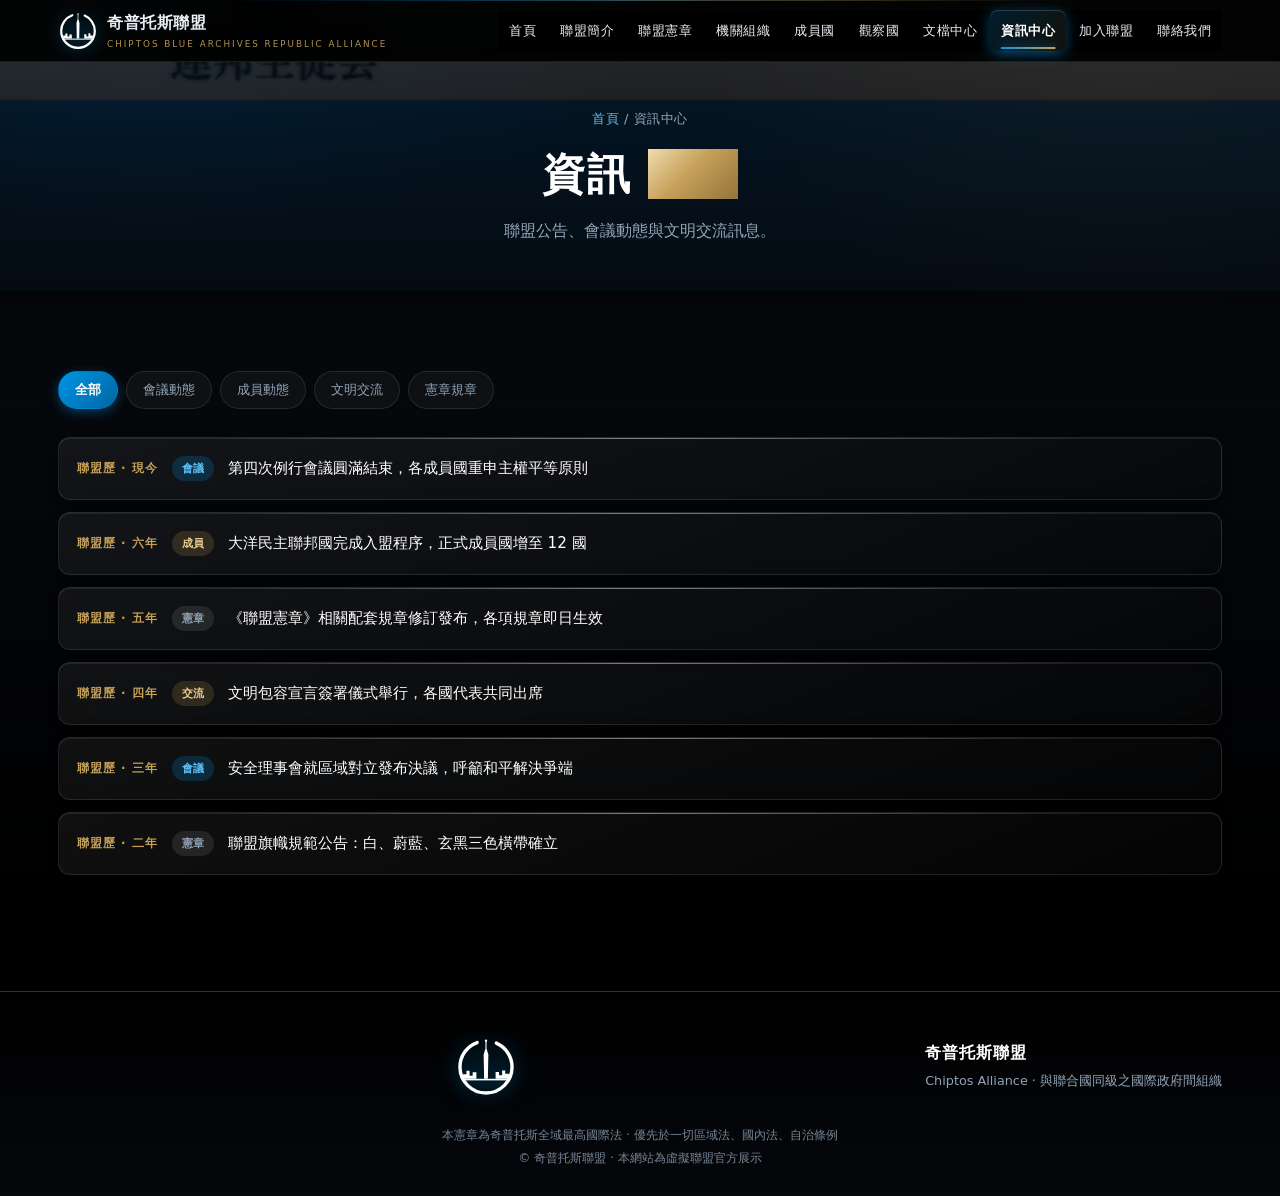
<file: news.html>
<!DOCTYPE html>
<html lang="zh-Hant">
<head>
<meta charset="UTF-8">
<meta name="viewport" content="width=device-width, initial-scale=1.0, viewport-fit=cover">
<meta name="theme-color" content="#080b11">
<meta name="description" content="奇普托斯聯盟官方網站 · 與聯合國同級之國際政府間組織">
<title>資訊中心 | 奇普托斯聯盟</title>
<link rel="icon" type="image/svg+xml" href="[data-uri]">
<style>
:root{--badge:url("[data-uri]");--flag:url("[data-uri]");}
/* =====================================================================
   奇普托斯聯盟 · CA
   移動優先 (Mobile-First) 響應式樣式
   配色：白 / 蔚藍 / 玄黑 三色體系 + 鎏金點綴
   ===================================================================== */

:root{
  --white:#f5f8fb;
  --blue:#0094e6;
  --blue-lt:#5fc0f5;
  --blue-dk:#0066a0;
  --ink:#080b11;
  --ink2:#10161f;
  --ink3:#161d28;
  --gold:#c5a059;
  --gold-lt:#e8ce8e;
  --text:#e8eef5;
  --muted:#93a5b8;
  --line:rgba(255,255,255,.09);
  --line-blue:rgba(0,148,230,.3);
  --nav-h:62px;
  --ease:cubic-bezier(.22,.68,.35,1);
}

/* ---------- 基礎重置（移動優先） ---------- */
*,*::before,*::after{margin:0;padding:0;box-sizing:border-box}
html{
  scroll-behavior:smooth;
  scroll-padding-top:calc(var(--nav-h) + 12px);
  -webkit-text-size-adjust:100%;      /* 防止 iOS 橫屏字體放大 */
  text-size-adjust:100%;
}
body{
  font-family:"Noto Sans TC","PingFang TC","Microsoft JhengHei",system-ui,-apple-system,"Helvetica Neue",sans-serif;
  background:var(--ink);
  color:var(--text);
  line-height:1.75;
  font-size:16px;                      /* 手機基準字號 */
  overflow-x:hidden;                   /* 防止橫向溢出 */
  -webkit-font-smoothing:antialiased;
  word-wrap:break-word;
  overflow-wrap:break-word;            /* 長國名/長單詞強制換行 */
}
img{max-width:100%;height:auto;display:block;border:0}
a{color:inherit;text-decoration:none;-webkit-tap-highlight-color:transparent}
button,input,select,textarea{font-family:inherit;font-size:16px} /* iOS 防止 zoom */
ul,ol{list-style:none}
:focus-visible{outline:2px solid var(--blue-lt);outline-offset:2px}
::selection{background:var(--blue);color:#fff}

/* 滾動條（桌面） */
::-webkit-scrollbar{width:8px;height:8px}
::-webkit-scrollbar-track{background:var(--ink)}
::-webkit-scrollbar-thumb{background:linear-gradient(var(--blue),var(--blue-dk));border-radius:4px}

/* ---------- 背景層 ---------- */
body::before{
  content:"";position:fixed;inset:0;z-index:-2;pointer-events:none;
  background:
    radial-gradient(900px 520px at 12% -8%, rgba(0,148,230,.30), transparent 60%),
    radial-gradient(760px 460px at 88% 6%, rgba(197,160,89,.15), transparent 56%),
    linear-gradient(180deg,#070a0f 0%,#0a0e15 45%,#06080c 100%);
}
body::after{
  content:"";position:fixed;inset:0;z-index:-1;pointer-events:none;
  background-image:
    linear-gradient(rgba(255,255,255,.035) 1px,transparent 1px),
    linear-gradient(90deg,rgba(255,255,255,.035) 1px,transparent 1px);
  background-size:48px 48px;
  -webkit-mask-image:radial-gradient(circle at 50% 28%,#000 0%,transparent 72%);
  mask-image:radial-gradient(circle at 50% 28%,#000 0%,transparent 72%);
}

/* ---------- 進度條 ---------- */
#progress{
  position:fixed;top:0;left:0;height:3px;width:0;z-index:9999;
  background:linear-gradient(90deg,var(--blue),var(--gold));
  box-shadow:0 0 10px rgba(0,148,230,.8);
}

/* =====================================================================
   頁首 / 導航（移動優先：漢堡選單）
   ===================================================================== */
.site-header{
  position:fixed;top:0;left:0;right:0;z-index:1000;height:var(--nav-h);
  background:rgba(8,11,17,.82);
  -webkit-backdrop-filter:blur(14px);backdrop-filter:blur(14px);
  border-bottom:1px solid var(--line);
  transition:box-shadow .35s var(--ease),border-color .35s var(--ease);
}
.site-header.scrolled{
  border-bottom-color:var(--line-blue);
  box-shadow:0 4px 26px rgba(0,0,0,.55);
}
.header-inner{
  max-width:1180px;margin:0 auto;height:100%;
  padding:0 14px;
  display:flex;align-items:center;justify-content:space-between;gap:10px;
}
.brand{display:flex;align-items:center;gap:9px;min-width:0;flex:1}
.brand img{
  width:36px;height:36px;flex:none;border-radius:50%;
  filter:drop-shadow(0 0 8px rgba(0,148,230,.55));
}
.brand-text{display:flex;flex-direction:column;min-width:0}
.brand-cn{
  font-size:.98rem;font-weight:800;color:#fff;letter-spacing:.5px;
  white-space:nowrap;overflow:hidden;text-overflow:ellipsis;
}
.brand-en{
  font-size:.55rem;color:var(--gold);letter-spacing:1.2px;
  white-space:nowrap;overflow:hidden;text-overflow:ellipsis;
}
/* 漢堡按鈕：44px 觸控區 */
.nav-toggle{
  flex:none;width:44px;height:44px;display:flex;align-items:center;justify-content:center;
  background:rgba(0,148,230,.12);border:1px solid var(--line-blue);border-radius:9px;
  color:var(--blue-lt);font-size:1.15rem;cursor:pointer;transition:.25s;
}
.nav-toggle:hover{background:rgba(0,148,230,.24)}
.nav-toggle:active{transform:scale(.94)}

/* 導航列：手機為全屏下拉面板 */
.main-nav{
  position:fixed;top:var(--nav-h);left:0;right:0;
  max-height:calc(100vh - var(--nav-h));overflow-y:auto;
  -webkit-overflow-scrolling:touch;
  background:rgba(8,11,17,.985);
  -webkit-backdrop-filter:blur(16px);backdrop-filter:blur(16px);
  border-bottom:1px solid var(--line-blue);
  padding:8px 12px 16px;
  transform:translateY(-102%);opacity:0;visibility:hidden;
  transition:transform .36s var(--ease),opacity .28s var(--ease),visibility .28s;
  box-shadow:0 18px 40px rgba(0,0,0,.6);
}
.main-nav.open{transform:translateY(0);opacity:1;visibility:visible}
.main-nav a{
  display:block;padding:13px 14px;border-radius:9px;
  font-size:.94rem;color:var(--text);letter-spacing:.5px;
  border-left:2px solid transparent;transition:.22s;
}
.main-nav a:hover,.main-nav a:focus{
  background:rgba(0,148,230,.15);color:#fff;border-left-color:var(--blue);
}
.main-nav a.active{
  background:linear-gradient(135deg,var(--blue),var(--blue-dk));
  color:#fff;font-weight:700;border-left-color:var(--gold);
  box-shadow:0 3px 12px rgba(0,148,230,.4);
}
/* 選單遮罩 */
.nav-mask{
  position:fixed;inset:0;top:var(--nav-h);z-index:998;
  background:rgba(0,0,0,.55);opacity:0;visibility:hidden;transition:.3s;
}
.nav-mask.show{opacity:1;visibility:visible}

/* =====================================================================
   首頁 Hero
   ===================================================================== */
.hero{
  position:relative;min-height:100svh;   /* svh 解決手機瀏覽器網址列跳動 */
  min-height:100vh;                      /* 回退 */
  display:flex;align-items:center;justify-content:center;
  padding:calc(var(--nav-h) + 40px) 18px 70px;
  overflow:hidden;text-align:center;
}
.hero-flag{
  position:absolute;inset:0;z-index:0;
  background:var(--flag) center/cover no-repeat;
  opacity:.14;
  filter:saturate(1.1);
}
.hero-veil{
  position:absolute;inset:0;z-index:1;
  background:linear-gradient(180deg,rgba(8,11,17,.55) 0%,rgba(8,11,17,.90) 100%);
}
.hero-content{position:relative;z-index:2;max-width:900px;width:100%}
.hero-badge{
  display:inline-block;margin-bottom:18px;padding:7px 16px;border-radius:999px;
  font-size:.72rem;letter-spacing:2px;color:var(--blue-lt);
  background:rgba(0,148,230,.12);border:1px solid var(--line-blue);
}
.hero-logo{
  width:96px;height:96px;margin:0 auto 20px;
  filter:drop-shadow(0 0 26px rgba(0,148,230,.6));
  animation:floaty 4.5s ease-in-out infinite;
}
@keyframes floaty{0%,100%{transform:translateY(0)}50%{transform:translateY(-9px)}}
.hero-title{
  font-size:clamp(1.55rem,7.2vw,3.9rem);   /* 手機不過大 */
  font-weight:900;color:#fff;line-height:1.28;letter-spacing:1px;
}
.gold-gradient{
  background:linear-gradient(100deg,var(--blue-lt),var(--gold-lt),var(--blue-lt));
  -webkit-background-clip:text;background-clip:text;color:transparent;
}
.hero-sub{
  margin-top:14px;font-size:clamp(.7rem,3vw,.95rem);
  color:var(--gold);letter-spacing:2.5px;
}
.hero-desc{
  margin-top:18px;font-size:clamp(.86rem,3.6vw,1.02rem);
  color:var(--muted);max-width:620px;margin-left:auto;margin-right:auto;
}
.hero-actions{
  margin-top:30px;display:flex;flex-direction:column;gap:11px;align-items:stretch;
}
.scroll-hint{
  position:absolute;bottom:20px;left:50%;transform:translateX(-50%);z-index:2;
  color:var(--muted);font-size:.74rem;letter-spacing:2px;
  animation:bob 2.1s ease-in-out infinite;
}
@keyframes bob{0%,100%{transform:translate(-50%,0);opacity:.55}50%{transform:translate(-50%,7px);opacity:1}}

/* ---------- 按鈕 ---------- */
.btn{
  display:inline-flex;align-items:center;justify-content:center;gap:8px;
  padding:14px 26px;border-radius:10px;font-size:.9rem;font-weight:700;
  letter-spacing:1px;transition:.3s var(--ease);border:1px solid transparent;
  min-height:48px;                      /* 觸控友好 */
}
.btn-primary{
  background:linear-gradient(135deg,var(--blue),var(--blue-dk));color:#fff;
  box-shadow:0 6px 22px rgba(0,148,230,.42);
}
.btn-primary:hover{transform:translateY(-2px);box-shadow:0 12px 30px rgba(0,148,230,.55)}
.btn-gold{
  background:linear-gradient(135deg,var(--gold),#9d7d3d);color:#181206;
  box-shadow:0 6px 22px rgba(197,160,89,.4);
}
.btn-gold:hover{transform:translateY(-2px)}
.btn-ghost{
  color:#fff;border-color:rgba(255,255,255,.28);background:rgba(255,255,255,.03);
}
.btn-ghost:hover{border-color:var(--blue);background:rgba(0,148,230,.14)}

/* =====================================================================
   通用區塊
   ===================================================================== */
.container{width:100%;max-width:1180px;margin:0 auto;padding:0 16px}
.section{padding:56px 0;position:relative}
.section-alt{background:linear-gradient(180deg,transparent,rgba(0,148,230,.045),transparent)}
.section-head{margin-bottom:32px}
.section-head h2{
  font-size:clamp(1.35rem,5.4vw,2.1rem);color:#fff;font-weight:900;letter-spacing:.5px;
}
.section-head .muted{margin-top:8px;font-size:.88rem}
.section-link{display:inline-block;margin-top:10px;color:var(--blue-lt);font-size:.86rem}
.rule{width:56px;height:3px;margin-top:12px;background:linear-gradient(90deg,var(--blue),var(--gold));border-radius:2px}
.muted{color:var(--muted)}
.gold{color:var(--gold-lt)}

/* 分頁 Hero */
.page-hero{
  position:relative;padding:calc(var(--nav-h) + 46px) 0 46px;text-align:center;overflow:hidden;
}
.page-hero .hero-bg{
  position:absolute;inset:0;z-index:0;
  background:var(--flag) center/cover no-repeat;opacity:.10;
}
.page-hero .hero-bg::after{
  content:"";position:absolute;inset:0;
  background:linear-gradient(180deg,rgba(8,11,17,.7),rgba(8,11,17,.95));
}
.page-hero .container{position:relative;z-index:1}
.page-hero h1{
  font-size:clamp(1.5rem,6.4vw,2.7rem);color:#fff;font-weight:900;letter-spacing:.5px;line-height:1.3;
}
.page-hero .hero-desc{
  margin-top:14px;color:var(--muted);font-size:clamp(.84rem,3.5vw,.98rem);
  max-width:660px;margin-left:auto;margin-right:auto;
}
.breadcrumb{
  font-size:.78rem;color:var(--muted);margin-bottom:14px;letter-spacing:.5px;
}
.breadcrumb a{color:var(--blue-lt)}

/* ---------- 統計 ---------- */
.stats{
  display:grid;grid-template-columns:repeat(2,1fr);gap:12px;   /* 手機 2 欄 */
}
.stat{
  background:linear-gradient(160deg,rgba(255,255,255,.055),rgba(255,255,255,.012));
  border:1px solid var(--line);border-radius:13px;padding:22px 12px;text-align:center;
  position:relative;overflow:hidden;transition:.35s var(--ease);
}
.stat::before{
  content:"";position:absolute;top:0;left:0;right:0;height:3px;
  background:linear-gradient(90deg,var(--blue),var(--gold));
}
.stat:hover{transform:translateY(-4px);border-color:var(--line-blue)}
.stat-num{
  display:block;font-size:clamp(1.7rem,8vw,2.5rem);font-weight:900;
  color:var(--blue-lt);line-height:1.1;
}
.stat-label{display:block;margin-top:7px;font-size:.78rem;color:var(--muted);letter-spacing:.5px}

/* ---------- 網格（自動適配，手機單欄） ---------- */
.grid-2,.grid-3,.grid-4{
  display:grid;gap:14px;grid-template-columns:1fr;   /* 手機：單欄 */
}

/* ---------- 資訊卡 ---------- */
.info-card{
  background:linear-gradient(165deg,rgba(255,255,255,.055),rgba(255,255,255,.012));
  border:1px solid var(--line);border-radius:14px;padding:24px 20px;
  transition:.35s var(--ease);
}
.info-card:hover{transform:translateY(-5px);border-color:var(--line-blue);box-shadow:0 14px 34px rgba(0,0,0,.42)}
.info-icon{
  width:50px;height:50px;border-radius:12px;display:flex;align-items:center;justify-content:center;
  font-size:1.5rem;margin-bottom:14px;
  background:linear-gradient(135deg,rgba(0,148,230,.22),rgba(0,148,230,.05));
  border:1px solid var(--line-blue);
}
.info-card h4{color:#fff;font-size:1.06rem;margin-bottom:8px;line-height:1.5}
.info-card p{font-size:.9rem}

/* ---------- 快速入口卡 ---------- */
.entry-card{
  display:flex;align-items:center;gap:16px;padding:20px;border-radius:13px;
  background:linear-gradient(150deg,rgba(0,148,230,.12),rgba(255,255,255,.02));
  border:1px solid var(--line-blue);transition:.3s var(--ease);
}
.entry-card:hover{transform:translateY(-4px);border-color:var(--gold);background:linear-gradient(150deg,rgba(197,160,89,.16),rgba(255,255,255,.03))}
.entry-num{
  flex:none;width:44px;height:44px;border-radius:10px;display:flex;align-items:center;justify-content:center;
  background:linear-gradient(135deg,var(--blue),var(--blue-dk));color:#fff;font-weight:900;font-size:1rem;
}
.entry-card h4{color:#fff;font-size:1rem;margin-bottom:4px}
.entry-card p{font-size:.82rem}

/* =====================================================================
   成員國 / 觀察員（重點：完整顯示國名）
   ===================================================================== */
.filters{
  display:flex;gap:8px;flex-wrap:wrap;margin-bottom:24px;
  padding-bottom:4px;                    /* 允許內部換行 */
}
.filter-btn{
  padding:9px 16px;border-radius:999px;font-size:.82rem;cursor:pointer;
  background:rgba(255,255,255,.04);border:1px solid var(--line);color:var(--muted);
  transition:.25s;min-height:38px;white-space:nowrap;
}
.filter-btn:hover{color:#fff;border-color:var(--line-blue)}
.filter-btn:active{transform:scale(.95)}
.filter-btn.active{
  background:linear-gradient(135deg,var(--blue),var(--blue-dk));color:#fff;
  border-color:transparent;font-weight:700;box-shadow:0 3px 12px rgba(0,148,230,.4);
}

.member-grid{display:grid;grid-template-columns:1fr;gap:13px}   /* 手機單欄 */
.member-card{
  display:flex;align-items:center;gap:14px;padding:16px;border-radius:13px;
  background:linear-gradient(150deg,rgba(255,255,255,.05),rgba(255,255,255,.012));
  border:1px solid var(--line);transition:.3s var(--ease);
}
.member-card:hover{transform:translateY(-3px);border-color:var(--line-blue);background:linear-gradient(150deg,rgba(0,148,230,.13),rgba(255,255,255,.02))}
.member-flag{
  flex:none;width:46px;height:34px;border-radius:5px;
  box-shadow:0 2px 9px rgba(0,0,0,.45);border:1px solid rgba(255,255,255,.16);
}
.member-body{flex:1;min-width:0}   /* min-width:0 讓長國名正常換行 */
.member-no{
  display:inline-block;font-size:.68rem;color:var(--gold);letter-spacing:1.5px;font-weight:700;
}
.member-card h3{
  font-size:.98rem;color:#fff;font-weight:700;line-height:1.45;margin-top:2px;
  overflow-wrap:anywhere;               /* 長國名完整換行不截斷 */
}
.member-en{
  display:block;font-size:.72rem;color:var(--muted);margin-top:3px;letter-spacing:.4px;
  overflow-wrap:anywhere;
}
.badge{
  display:inline-block;margin-top:7px;padding:3px 10px;border-radius:999px;
  font-size:.68rem;letter-spacing:.6px;font-weight:700;
}
.badge-member{background:rgba(0,148,230,.18);color:var(--blue-lt);border:1px solid var(--line-blue)}
.badge-observer{background:rgba(197,160,89,.16);color:var(--gold-lt);border:1px solid rgba(197,160,89,.35)}

.empty-state{
  text-align:center;padding:40px 18px;color:var(--muted);font-size:.9rem;
  border:1px dashed var(--line);border-radius:13px;
}

/* 觀察員 */
.observer-list{display:grid;grid-template-columns:1fr;gap:14px}
.observer-item{
  display:flex;align-items:flex-start;gap:14px;padding:18px;border-radius:13px;
  background:linear-gradient(150deg,rgba(197,160,89,.09),rgba(255,255,255,.015));
  border:1px solid rgba(197,160,89,.22);transition:.3s var(--ease);
}
.observer-item:hover{transform:translateY(-3px);border-color:rgba(197,160,89,.5)}
.observer-flag{
  flex:none;width:46px;height:34px;border-radius:5px;
  box-shadow:0 2px 9px rgba(0,0,0,.45);border:1px solid rgba(255,255,255,.16);
}
.observer-body{flex:1;min-width:0}
.observer-head{display:flex;align-items:center;gap:10px;flex-wrap:wrap}
.observer-head h3{font-size:1rem;color:#fff;font-weight:700;line-height:1.45;overflow-wrap:anywhere}
.observer-body .member-en{display:block;margin-top:4px}
.observer-body p{font-size:.85rem;margin-top:8px}

.notice-card{
  margin-top:26px;padding:20px;border-radius:13px;
  background:rgba(0,148,230,.09);border:1px solid var(--line-blue);
}
.notice-card h4{color:var(--blue-lt);font-size:1rem;margin-bottom:8px}
.notice-card p{font-size:.87rem}
.notice-card a{color:var(--gold-lt);text-decoration:underline}

/* =====================================================================
   憲章條文
   ===================================================================== */
.charter-wrap{display:grid;grid-template-columns:1fr;gap:26px}  /* 手機單欄 */
.toc{
  position:static;background:rgba(255,255,255,.03);border:1px solid var(--line);
  border-radius:13px;padding:16px 13px;
}
.toc-title{
  color:var(--gold);font-weight:800;letter-spacing:2px;font-size:.82rem;
  padding-bottom:11px;border-bottom:1px solid var(--line);margin-bottom:10px;
}
.toc-links{display:flex;flex-direction:column;gap:2px}
.toc a{
  display:block;color:var(--muted);font-size:.82rem;padding:9px 11px;border-radius:7px;
  transition:.22s;border-left:2px solid transparent;line-height:1.5;
}
.toc a:hover{color:#fff;background:rgba(0,148,230,.12)}
.toc a.on{color:var(--blue-lt);border-left-color:var(--blue);background:rgba(0,148,230,.15);font-weight:700}

.article{
  background:rgba(255,255,255,.025);border:1px solid var(--line);border-radius:14px;
  padding:24px 20px;margin-bottom:18px;scroll-margin-top:calc(var(--nav-h) + 16px);
  transition:.4s var(--ease);
}
.article.on{border-color:rgba(197,160,89,.45);box-shadow:0 10px 32px rgba(0,0,0,.4)}
.art-head{display:flex;align-items:center;gap:12px;margin-bottom:16px;flex-wrap:wrap}
.art-no{
  flex:none;width:42px;height:42px;border-radius:10px;
  background:linear-gradient(135deg,var(--gold),#9d7d3d);color:#181206;
  font-weight:900;font-size:1rem;display:flex;align-items:center;justify-content:center;
  box-shadow:0 3px 12px rgba(197,160,89,.4);
}
.art-title{font-size:1.16rem;color:#fff;font-weight:800;line-height:1.45;overflow-wrap:anywhere}
.art-body{color:#d3dee9;font-size:.93rem}
.art-body ol,.art-body ul{padding-left:20px;margin-top:10px}
.art-body li{margin:9px 0;padding-left:5px;line-height:1.8}
.art-body strong{color:var(--blue-lt)}
.art-body p+p{margin-top:12px}
.preamble{background:linear-gradient(135deg,rgba(0,148,230,.13),rgba(197,160,89,.06));border-color:var(--line-blue)}
.covenant{
  background:linear-gradient(160deg,rgba(197,160,89,.15),rgba(0,148,230,.06));
  border:1px solid rgba(197,160,89,.45);text-align:center;padding:38px 22px;
}
.covenant .seal{font-size:2.6rem;margin-bottom:12px}
.covenant h3{color:var(--gold-lt);font-size:1.35rem;letter-spacing:1.5px;line-height:1.5}
.covenant p{color:#dde8f2;margin-top:14px;font-size:1rem;line-height:2}

/* =====================================================================
   組織架構 / 時間軸
   ===================================================================== */
.org-tier{
  border:1px solid var(--line);border-radius:13px;padding:20px;margin-bottom:14px;
  background:linear-gradient(150deg,rgba(255,255,255,.04),rgba(255,255,255,.01));
}
.org-tier.lead{
  border-color:rgba(197,160,89,.5);
  background:linear-gradient(150deg,rgba(197,160,89,.14),rgba(0,148,230,.05));
}
.org-tier h4{color:var(--gold-lt);margin-bottom:12px;font-size:1rem;line-height:1.5}
.org-nodes{display:grid;grid-template-columns:1fr;gap:10px}
.org-node{
  padding:12px 14px;border-radius:9px;text-align:center;font-size:.88rem;
  background:rgba(0,148,230,.13);border:1px solid var(--line-blue);color:#fff;
}

.timeline{position:relative;padding-left:24px}
.timeline::before{
  content:"";position:absolute;left:6px;top:6px;bottom:6px;width:2px;
  background:linear-gradient(var(--blue),var(--gold));
}
.tl-item{position:relative;padding:0 0 24px 18px}
.tl-item::before{
  content:"";position:absolute;left:-24px;top:6px;width:13px;height:13px;border-radius:50%;
  background:var(--ink);border:3px solid var(--blue);box-shadow:0 0 0 3px rgba(0,148,230,.15);
}
.tl-year{color:var(--gold-lt);font-weight:800;font-size:.88rem;letter-spacing:1px}
.tl-item h4{color:#fff;margin:5px 0;font-size:1.02rem;line-height:1.5;overflow-wrap:anywhere}
.tl-item p{color:var(--muted);font-size:.88rem}

/* =====================================================================
   新聞 / 文檔
   ===================================================================== */
.news-list{display:grid;gap:12px}
.news-row{
  display:flex;flex-direction:column;gap:8px;padding:18px;border-radius:12px;
  background:rgba(255,255,255,.028);border:1px solid var(--line);transition:.3s var(--ease);
}
.news-row:hover{transform:translateY(-3px);border-color:var(--line-blue);background:rgba(0,148,230,.08)}
.news-date{font-size:.74rem;color:var(--gold);letter-spacing:1px;font-weight:700}
.news-tag{
  align-self:flex-start;padding:3px 10px;border-radius:999px;font-size:.68rem;font-weight:700;
}
.tag-meeting{background:rgba(0,148,230,.2);color:var(--blue-lt)}
.tag-member{background:rgba(197,160,89,.18);color:var(--gold-lt)}
.tag-charter{background:rgba(255,255,255,.09);color:var(--muted)}
.news-title{color:#fff;font-size:.95rem;line-height:1.6;overflow-wrap:anywhere}

.doc-group{margin-bottom:34px}
.doc-group h3{
  color:var(--gold-lt);font-size:1.05rem;margin-bottom:14px;
  padding-left:11px;border-left:3px solid var(--gold);line-height:1.5;
}
.doc-card{
  display:flex;align-items:center;gap:13px;padding:16px;border-radius:11px;
  background:rgba(255,255,255,.03);border:1px solid var(--line);transition:.3s var(--ease);
  margin-bottom:10px;
}
.doc-card:hover{border-color:var(--blue);background:rgba(0,148,230,.1);transform:translateX(4px)}
.doc-tag{
  flex:none;padding:4px 10px;border-radius:6px;font-size:.68rem;font-weight:700;letter-spacing:.6px;
}
.doc-tag.core{background:linear-gradient(135deg,var(--gold),#9d7d3d);color:#181206}
.doc-tag.rule{background:rgba(0,148,230,.2);color:var(--blue-lt);border:1px solid var(--line-blue)}
.doc-tag.doc{background:rgba(255,255,255,.08);color:var(--muted)}
.doc-text{flex:1;min-width:0}
.doc-text b{display:block;color:#fff;font-size:.95rem;line-height:1.5;overflow-wrap:anywhere}
.doc-text span{font-size:.8rem;color:var(--muted)}
.doc-arrow{color:var(--muted);font-size:1.2rem;flex:none}

/* =====================================================================
   表單
   ===================================================================== */
.form-wrap{
  background:rgba(255,255,255,.03);border:1px solid var(--line);
  border-radius:15px;padding:24px 18px;
}
.form-row{display:grid;grid-template-columns:1fr;gap:0}
.fgroup{margin-bottom:16px}
.fgroup label{display:block;margin-bottom:7px;color:var(--muted);font-size:.85rem;letter-spacing:.4px}
.fgroup label i{color:var(--gold);font-style:normal}
.fgroup input,.fgroup select,.fgroup textarea{
  width:100%;padding:13px 14px;border-radius:9px;
  background:rgba(0,0,0,.32);border:1px solid rgba(255,255,255,.13);
  color:#fff;font-size:16px;transition:.25s;min-height:48px;   /* 16px 防 iOS zoom */
}
.fgroup input:focus,.fgroup select:focus,.fgroup textarea:focus{
  outline:none;border-color:var(--blue);box-shadow:0 0 0 3px rgba(0,148,230,.18);
}
.fgroup textarea{min-height:120px;resize:vertical;line-height:1.7}
.fgroup select{
  -webkit-appearance:none;appearance:none;
  background-image:url("data:image/svg+xml;utf8,<svg xmlns='http://www.w3.org/2000/svg' width='13' height='13' fill='%235fc0f5'><path d='M3 5l3.5 3.5L10 5z'/></svg>");
  background-repeat:no-repeat;background-position:right 14px center;padding-right:38px;
}
.form-note{margin-top:12px;font-size:.8rem;color:var(--muted);text-align:center}

/* ---------- 聯絡卡 ---------- */
.contact-grid{display:grid;grid-template-columns:1fr;gap:13px}
.contact-card{
  padding:22px;border-radius:13px;background:rgba(255,255,255,.03);
  border:1px solid var(--line);transition:.3s var(--ease);
}
.contact-card:hover{border-color:var(--line-blue);transform:translateY(-4px)}
.contact-card h4{color:var(--blue-lt);margin-bottom:8px;font-size:1.02rem;line-height:1.5}
.contact-card p{font-size:.88rem}

/* =====================================================================
   旗幟橫幅
   ===================================================================== */
.flag-banner{
  position:relative;border-radius:14px;overflow:hidden;
  border:1px solid var(--line);box-shadow:0 16px 44px rgba(0,0,0,.5);
}
.flag-banner img{width:100%;opacity:.92}
.flag-cap{
  position:absolute;bottom:0;left:0;right:0;padding:12px 16px;
  background:linear-gradient(0deg,rgba(0,0,0,.88),transparent);
  color:var(--gold-lt);font-size:.78rem;letter-spacing:.8px;line-height:1.6;
}

/* =====================================================================
   頁尾
   ===================================================================== */
.site-footer{
  background:#05070a;border-top:1px solid var(--line);
  padding:44px 0 26px;margin-top:36px;text-align:center;
}
.footer-brand{
  display:flex;flex-direction:column;align-items:center;gap:12px;margin-bottom:26px;
}
.footer-brand img{width:62px;height:62px;border-radius:50%;filter:drop-shadow(0 0 14px rgba(0,148,230,.5))}
.footer-brand h4{color:#fff;font-size:1.02rem;font-weight:800;line-height:1.5}
.footer-brand p{font-size:.8rem;margin-top:5px}
.footer-meta p{font-size:.76rem;color:var(--muted);line-height:1.9;opacity:.8}

/* =====================================================================
   入場動畫
   ===================================================================== */
.fade-in{opacity:0;transform:translateY(26px);transition:opacity .75s var(--ease),transform .75s var(--ease)}
.fade-in.in{opacity:1;transform:none}
@media (prefers-reduced-motion:reduce){
  .fade-in{opacity:1;transform:none;transition:none}
  .hero-logo,.scroll-hint{animation:none}
  html{scroll-behavior:auto}
}

/* =====================================================================
   📱 → 📲 斷點：小手機 → 平板 → 桌機（移動優先遞增）
   ===================================================================== */

/* ---- ≥400px：極小屏微調 ---- */
@media (min-width:400px){
  .stats{gap:14px}
  .hero-logo{width:110px;height:110px}
}

/* ---- ≥560px：大手機 / 小平板 ---- */
@media (min-width:560px){
  .container{padding:0 22px}
  .section{padding:64px 0}
  .hero{padding:calc(var(--nav-h) + 50px) 24px 76px}
  .hero-actions{flex-direction:row;justify-content:center;flex-wrap:wrap}
  .hero-actions .btn{flex:none}
  .grid-2{grid-template-columns:repeat(2,1fr)}
  .member-grid{grid-template-columns:repeat(2,1fr)}
  .observer-list{grid-template-columns:repeat(2,1fr)}
  .contact-grid{grid-template-columns:repeat(2,1fr)}
  .form-row{grid-template-columns:repeat(2,1fr);gap:0 16px}
  .org-nodes{grid-template-columns:repeat(2,1fr)}
  .news-row{flex-direction:row;align-items:center;gap:14px;flex-wrap:wrap}
  .news-title{flex:1;min-width:200px}
  .footer-brand{flex-direction:row;justify-content:center;text-align:left}
}

/* ---- ≥768px：平板 ---- */
@media (min-width:768px){
  body{font-size:16.5px}
  .container{padding:0 28px}
  .section{padding:76px 0}
  .stats{grid-template-columns:repeat(4,1fr)}
  .grid-3{grid-template-columns:repeat(2,1fr)}
  .member-grid{grid-template-columns:repeat(2,1fr)}
  .hero-title{font-size:clamp(2.4rem,5.4vw,3.6rem)}
  .hero-logo{width:128px;height:128px}
  .article{padding:30px 30px}
  .form-wrap{padding:32px}
  .covenant{padding:46px 34px}
  .toc{max-height:calc(100vh - var(--nav-h) - 40px);overflow-y:auto}
}

/* ---- ≥1024px：桌機 ---- */
@media (min-width:1024px){
  /* 桌機：導航常駐，隱藏漢堡 */
  .nav-toggle{display:none}
  .nav-mask{display:none}
  .main-nav{
    position:static;max-height:none;overflow:visible;
    display:flex;align-items:center;gap:2px;
    background:none;backdrop-filter:none;-webkit-backdrop-filter:none;
    border:none;padding:0;transform:none;opacity:1;visibility:visible;box-shadow:none;
  }
  .main-nav a{
    padding:9px 11px;font-size:.84rem;border-left:none;border-radius:8px;white-space:nowrap;
  }
  .main-nav a:hover{transform:translateY(-1px)}
  .brand img{width:40px;height:40px}
  .grid-3{grid-template-columns:repeat(3,1fr)}
  .grid-4{grid-template-columns:repeat(4,1fr)}
  .member-grid{grid-template-columns:repeat(3,1fr)}
  .observer-list{grid-template-columns:repeat(2,1fr)}
  .charter-wrap{grid-template-columns:250px 1fr;gap:38px;align-items:start}
  .toc{position:sticky;top:calc(var(--nav-h) + 18px)}
  .article{padding:34px 34px}
  .hero-title{font-size:clamp(2.8rem,4.6vw,4rem)}
  .hero-logo{width:140px;height:140px}
  .section{padding:88px 0}
}

/* ---- ≥1280px：大屏 ---- */
@media (min-width:1280px){
  .container{max-width:1220px}
  .member-grid{grid-template-columns:repeat(4,1fr)}
}

/* ---- 橫屏矮屏優化 ---- */
@media (max-height:520px) and (orientation:landscape){
  .hero{min-height:auto;padding:calc(var(--nav-h) + 26px) 20px 40px}
  .hero-logo{width:70px;height:70px;margin-bottom:12px}
  .scroll-hint{display:none}
  .main-nav{max-height:calc(100vh - var(--nav-h));}
}

/* ---- 列印 ---- */
@media print{
  body{background:#fff;color:#000}
  .site-header,.main-nav,.nav-toggle,.scroll-hint,#progress,.hero-flag,.hero-veil{display:none!important}
  .article,.info-card,.member-card{break-inside:avoid;border-color:#ccc}
  .fade-in{opacity:1;transform:none}
}

/* =====================================================================
   入盟申請回執卡（Web3Forms 提交結果）
   ===================================================================== */
.result-card{
  border-radius:15px;padding:24px 20px;margin-top:20px;
  animation:pop .45s var(--ease);
}
@keyframes pop{from{opacity:0;transform:translateY(14px)}to{opacity:1;transform:none}}
.result-ok{
  background:linear-gradient(150deg,rgba(0,148,230,.14),rgba(197,160,89,.07));
  border:1px solid rgba(0,148,230,.45);
  box-shadow:0 14px 40px rgba(0,0,0,.42);
}
.result-error{
  background:rgba(217,100,106,.10);
  border:1px solid rgba(217,100,106,.45);
}
.result-head{
  font-size:1.1rem;font-weight:800;color:#fff;margin-bottom:8px;line-height:1.5;
}
.result-ok .result-head{color:var(--blue-lt)}
.result-error .result-head{color:#f08a8f}
.result-sub{
  font-size:.85rem;color:var(--muted);line-height:1.8;margin-bottom:16px;
}
.result-table{
  width:100%;border-collapse:collapse;font-size:.86rem;
}
.result-table tr{border-bottom:1px solid rgba(255,255,255,.09)}
.result-table tr:last-child{border-bottom:none}
.result-table th{
  text-align:left;color:var(--muted);font-weight:600;
  padding:9px 10px 9px 0;white-space:nowrap;width:38%;vertical-align:top;
}
.result-table td{
  color:#fff;padding:9px 0;text-align:right;
  overflow-wrap:anywhere;line-height:1.6;
}
.result-table td.hl{
  color:var(--gold-lt);font-weight:800;letter-spacing:1px;
}
.status{
  display:inline-block;padding:3px 12px;border-radius:999px;font-size:.74rem;font-weight:700;
  background:rgba(197,160,89,.2);color:var(--gold-lt);border:1px solid rgba(197,160,89,.4);
}
.result-note{
  margin-top:16px;font-size:.82rem;color:var(--muted);line-height:1.85;
  padding-top:14px;border-top:1px solid rgba(255,255,255,.09);
}

@media (min-width:560px){
  .result-table th{width:30%}
  .result-card{padding:28px 26px}
}


/* ===== Base64 內嵌版 · CSS 變數復用，圖片零檔案 ===== */
.brand .emblem,.footer-brand .emblem,.hero-emblem{display:block;background-image:var(--badge);background-size:contain;background-position:center;background-repeat:no-repeat}
.brand .emblem{width:36px;height:36px;flex:none;filter:drop-shadow(0 0 8px rgba(0,148,230,.55))}
.footer-brand .emblem{width:62px;height:62px;margin:0 auto;filter:drop-shadow(0 0 14px rgba(0,148,230,.5))}
.hero-emblem{width:96px;height:96px;margin:0 auto 20px;filter:drop-shadow(0 0 26px rgba(0,148,230,.6));animation:floaty 4.5s ease-in-out infinite}
.flag-render{width:100%;aspect-ratio:16/9;background-image:var(--flag);background-size:cover;background-position:center;border-radius:14px;border:1px solid rgba(255,255,255,.14);box-shadow:0 16px 44px rgba(0,0,0,.5)}
@media(min-width:768px){.hero-emblem{width:140px;height:140px}.brand .emblem{width:40px;height:40px}}


/* =====================================================================
   v15 · 美觀增強（疊加於原有樣式之上，不破壞既有設計）
   ===================================================================== */

/* ---------- 1. 卡片質感：內高光 + 立體陰影 ---------- */
.info-card,.member-card,.observer-item,.article,.contact-card,.doc-card,
.entry-card,.quick-card,.org-tier,.form-wrap,.toc,.stat,.news-row{
  box-shadow:inset 0 1px 0 rgba(255,255,255,.07), 0 8px 26px rgba(0,0,0,.30);
}
.info-card:hover,.member-card:hover,.observer-item:hover,.doc-card:hover,
.entry-card:hover,.quick-card:hover,.contact-card:hover,.news-row:hover,.stat:hover{
  box-shadow:inset 0 1px 0 rgba(255,255,255,.12), 0 20px 46px rgba(0,148,230,.22);
  border-color:rgba(197,160,89,.48);
}

/* ---------- 2. 標題層次 ---------- */
.hero-title{letter-spacing:2px;line-height:1.30;text-shadow:0 4px 24px rgba(0,148,230,.30)}
.page-hero h1{letter-spacing:1.6px;line-height:1.35}
.section-head h2,.section-title{letter-spacing:1px}
.art-title,.info-card h4,.member-card h3,.observer-head h3{letter-spacing:.4px}

/* ---------- 3. 章節標題雙側裝飾線 ---------- */
.section-head h2,.section-title{position:relative;display:inline-block}
.section-head h2::after,.section-title::after{
  content:"";display:block;height:2px;margin:10px auto 0;width:70%;
  background:linear-gradient(90deg,transparent,rgba(0,148,230,.9),rgba(197,160,89,.9),transparent);
  border-radius:2px;
}

/* ---------- 4. 按鈕流光 ---------- */
.btn-primary,.btn-gold,.cta-btn{position:relative;overflow:hidden}
.btn-primary::after,.btn-gold::after,.cta-btn::after{
  content:"";position:absolute;top:0;left:-110%;width:60%;height:100%;
  background:linear-gradient(100deg,transparent,rgba(255,255,255,.30),transparent);
  animation:sheen 4.2s ease-in-out infinite;pointer-events:none;
}
@keyframes sheen{0%{left:-110%}55%{left:120%}100%{left:120%}}
@media(prefers-reduced-motion:reduce){
  .btn-primary::after,.btn-gold::after,.cta-btn::after{animation:none;display:none}
}

/* ---------- 5. 徽標光暈 ---------- */
.brand .emblem,.footer-brand .emblem{animation:breathe 5s ease-in-out infinite}
@keyframes breathe{
  0%,100%{filter:drop-shadow(0 0 8px rgba(0,148,230,.5))}
  50%{filter:drop-shadow(0 0 16px rgba(0,148,230,.85))}
}
@media(prefers-reduced-motion:reduce){.brand .emblem,.footer-brand .emblem{animation:none}}

/* ---------- 6. 分隔線漸變 ---------- */
.rule{height:2px;background:linear-gradient(90deg,rgba(0,148,230,.9),rgba(197,160,89,.9),transparent);border-radius:2px}

/* ---------- 7. 頁腳 ---------- */
.site-footer{border-top:1px solid rgba(197,160,89,.28);box-shadow:0 -10px 40px rgba(0,0,0,.35)}
.footer-brand h4{letter-spacing:1px}

/* ---------- 8. 導航當前項 ---------- */
.main-nav a.active{
  box-shadow:0 3px 14px rgba(0,148,230,.45), inset 0 1px 0 rgba(255,255,255,.15);
}

/* ---------- 9. 徽章 ---------- */
.badge-member,.badge-observer,.badge{
  box-shadow:0 2px 8px rgba(0,0,0,.28);
}
.hero-badge{letter-spacing:2.5px}

/* ---------- 10. 條文編號 ---------- */
.art-no{box-shadow:0 4px 14px rgba(197,160,89,.45), inset 0 1px 0 rgba(255,255,255,.35)}

/* ---------- 11. 首屏載入淡入 ---------- */
body{animation:pageIn .55s ease both}
@keyframes pageIn{from{opacity:0}to{opacity:1}}
@media(prefers-reduced-motion:reduce){body{animation:none}}

/* ---------- 12. 錨點區塊呼吸間距 ---------- */
.article+.article{margin-top:4px}

/* =====================================================================
   v17 · 玄黑主題（主體偏黑）
   ===================================================================== */
:root{
  --ink:#000000;
  --ink2:#06080c;
  --ink3:#0b0e14;
  --line:rgba(255,255,255,.10);
  --line-blue:rgba(0,148,230,.28);
}
body::before{
  background:
    radial-gradient(900px 520px at 12% -8%,rgba(0,148,230,.16),transparent 60%),
    radial-gradient(760px 460px at 88% 6%,rgba(197,160,89,.09),transparent 56%),
    linear-gradient(180deg,#000000,#05070b 45%,#000000)!important;
}
.site-header{background:rgba(0,0,0,.93)!important;border-bottom-color:rgba(255,255,255,.10)!important}
.nav-mask{background:rgba(0,0,0,.6)!important}
.main-nav{background:rgba(0,0,0,.96)!important;border-color:rgba(255,255,255,.08)!important}
.hero{background:radial-gradient(ellipse at center,#05070b 0%,#000000 72%)!important}
.hero-bg,.page-hero .hero-bg{opacity:.5!important}
.section-alt{background:rgba(255,255,255,.018)!important}
.site-footer{background:#000000!important;border-top-color:rgba(197,160,89,.24)!important}
.article,.info-card,.member-card,.observer-item,.doc-card,.entry-card,
.quick-card,.contact-card,.org-tier,.stat,.news-row,.form-wrap,.toc{
  background:rgba(255,255,255,.035)!important;
  border-color:rgba(255,255,255,.10)!important;
}
.article:hover,.info-card:hover,.member-card:hover,.observer-item:hover,
.doc-card:hover,.entry-card:hover,.quick-card:hover,.contact-card:hover,.news-row:hover,.stat:hover{
  background:rgba(255,255,255,.06)!important;
  border-color:rgba(197,160,89,.45)!important;
}
.flag-render{border-color:rgba(255,255,255,.16)!important}
/* =====================================================================
   v21 · 高級版視覺系統
   ===================================================================== */

/* ---------- 0. 基礎變數 ---------- */
:root{
  --gold-grad:linear-gradient(135deg,#f0dcae,#c5a059 46%,#94743a);
  --blue-grad:linear-gradient(135deg,#7fd2ff,#0094e6 52%,#005c94);
  --hair:rgba(255,255,255,.10);
  --hair-gold:rgba(197,160,89,.34);
  --sh-1:0 2px 10px rgba(0,0,0,.30);
  --sh-2:0 12px 34px rgba(0,0,0,.46);
  --sh-glow:0 16px 48px rgba(0,148,230,.26);
  --ease:cubic-bezier(.22,.68,.28,1);
}

/* ---------- 1. 字體渲染與基礎 ---------- */
html{
  -webkit-text-size-adjust:100%;
  scrollbar-color:#0094e6 #000;
  scrollbar-width:thin;
}
body{
  -webkit-font-smoothing:antialiased;
  -moz-osx-font-smoothing:grayscale;
  text-rendering:optimizeLegibility;
  font-feature-settings:"kern" 1;
}
::selection{background:rgba(197,160,89,.34);color:#fff}
a:focus-visible,button:focus-visible,input:focus-visible,
select:focus-visible,textarea:focus-visible,[tabindex]:focus-visible{
  outline:2px solid #0094e6;outline-offset:3px;border-radius:6px;
}

/* ---------- 2. 自訂捲軸 ---------- */
::-webkit-scrollbar{width:10px;height:10px}
::-webkit-scrollbar-track{background:#000}
::-webkit-scrollbar-thumb{
  background:linear-gradient(180deg,#0094e6,#c5a059);
  border-radius:8px;border:2px solid #000;
}
::-webkit-scrollbar-thumb:hover{background:linear-gradient(180deg,#7fd2ff,#e8ce8e)}
::-webkit-scrollbar-corner{background:#000}

/* ---------- 3. 進度條高級化 ---------- */
#progress{
  height:3px!important;
  background:linear-gradient(90deg,#0094e6,#5fc0f5 40%,#c5a059 75%,#f0dcae)!important;
  box-shadow:0 0 12px rgba(0,148,230,.85),0 0 26px rgba(197,160,89,.45);
}

/* ---------- 4. 導航高級化 ---------- */
.site-header{
  transition:background .4s var(--ease),box-shadow .4s var(--ease),border-color .4s;
}
.site-header.scrolled{
  box-shadow:0 10px 40px rgba(0,0,0,.65);
  border-bottom-color:rgba(197,160,89,.30)!important;
}
.brand-cn{
  background:linear-gradient(180deg,#ffffff,#cddaea);
  -webkit-background-clip:text;background-clip:text;
  -webkit-text-fill-color:transparent;
}
.brand-en{letter-spacing:2px!important;opacity:.9}
.main-nav a{
  position:relative;
  transition:color .3s var(--ease);
}
.main-nav a::after{
  content:"";position:absolute;left:50%;bottom:2px;
  width:0;height:2px;border-radius:2px;
  background:linear-gradient(90deg,#0094e6,#c5a059);
  transform:translateX(-50%);
  transition:width .35s var(--ease);
}
.main-nav a:hover::after,
.main-nav a:focus::after{width:62%}
.main-nav a.active::after{width:72%;box-shadow:0 0 10px rgba(0,148,230,.7)}
.main-nav a.active{
  background:linear-gradient(135deg,rgba(0,148,230,.20),rgba(197,160,89,.10));
}

/* ---------- 5. 卡片玻璃質感 + 3D 懸浮 ---------- */
.info-card,.article,.member-card,.observer-item,.doc-card,
.entry-card,.quick-card,.contact-card,.org-tier,.stat,.news-row{
  position:relative;overflow:hidden;
  background:linear-gradient(158deg,rgba(255,255,255,.062),rgba(255,255,255,.014))!important;
  border:1px solid var(--hair)!important;
  backdrop-filter:blur(10px);-webkit-backdrop-filter:blur(10px);
  box-shadow:var(--sh-1),inset 0 1px 0 rgba(255,255,255,.07);
  transition:transform .5s var(--ease),box-shadow .5s var(--ease),
             border-color .5s var(--ease),background .5s var(--ease);
  will-change:transform;
}
/* 頂部高光 */
.info-card::before,.article::before,.member-card::before,.observer-item::before,
.doc-card::before,.entry-card::before,.quick-card::before,.contact-card::before,
.org-tier::before,.stat::before,.news-row::before{
  content:"";position:absolute;left:12%;right:12%;top:0;height:1px;
  background:linear-gradient(90deg,transparent,rgba(255,255,255,.42),transparent);
  pointer-events:none;
}
/* 懸浮 */
.info-card:hover,.article:hover,.member-card:hover,.observer-item:hover,
.doc-card:hover,.entry-card:hover,.quick-card:hover,.contact-card:hover,
.org-tier:hover,.stat:hover,.news-row:hover{
  transform:translateY(-7px) scale(1.014);
  box-shadow:var(--sh-glow),inset 0 1px 0 rgba(255,255,255,.14)!important;
  border-color:var(--hair-gold)!important;
}
@media(hover:none){
  .info-card:hover,.article:hover,.member-card:hover,.observer-item:hover,
  .doc-card:hover,.entry-card:hover,.quick-card:hover,.contact-card:hover,
  .org-tier:hover,.stat:hover,.news-row:hover{transform:none}
}

/* ---------- 6. 標題層次 ---------- */
.section-head h2,.section-title{
  background:linear-gradient(180deg,#ffffff,#b9c8d8);
  -webkit-background-clip:text;background-clip:text;
  -webkit-text-fill-color:transparent;
  letter-spacing:1.4px!important;
}
.section-head h2::after,.section-title::after{
  background:linear-gradient(90deg,transparent,rgba(0,148,230,.95),
             rgba(197,160,89,.95),transparent)!important;
}
.gold,.gold-gradient{
  background:var(--gold-grad)!important;
  -webkit-background-clip:text;background-clip:text;
  -webkit-text-fill-color:transparent;
}

/* ---------- 7. 按鈕高級化 ---------- */
.btn{
  letter-spacing:.6px!important;
  transition:transform .35s var(--ease),box-shadow .35s var(--ease),
             filter .35s var(--ease),background .35s;
}
.btn:hover{filter:brightness(1.12)}
.btn:active{transform:translateY(1px) scale(.985)}
.btn-primary{box-shadow:0 8px 26px rgba(0,148,230,.42),inset 0 1px 0 rgba(255,255,255,.22)}
.btn-gold{box-shadow:0 8px 26px rgba(197,160,89,.38),inset 0 1px 0 rgba(255,255,255,.30)}
.btn-ghost:hover{border-color:var(--hair-gold)!important;background:rgba(255,255,255,.07)!important}

/* ---------- 8. 徽章 ---------- */
.badge,.badge-member,.badge-observer,.hero-badge,.doc-tag{
  backdrop-filter:blur(6px);
  border:1px solid rgba(255,255,255,.14);
  letter-spacing:.6px;
}
.badge-member{background:linear-gradient(135deg,rgba(0,148,230,.24),rgba(0,148,230,.08))!important}
.badge-observer{background:linear-gradient(135deg,rgba(197,160,89,.22),rgba(197,160,89,.06))!important}

/* ---------- 9. 章節編號立體 ---------- */
.art-no,.member-no{
  background:var(--gold-grad)!important;
  -webkit-background-clip:text;background-clip:text;
  -webkit-text-fill-color:transparent;
  letter-spacing:1px;
}
.art-no{
  position:relative;
  border:1px solid var(--hair-gold);
  background:linear-gradient(150deg,rgba(197,160,89,.24),rgba(0,148,230,.10))!important;
  -webkit-background-clip:border-box!important;background-clip:border-box!important;
  -webkit-text-fill-color:#e8ce8e;
  color:#e8ce8e;
  box-shadow:0 4px 14px rgba(0,0,0,.35),inset 0 1px 0 rgba(255,255,255,.16);
}

/* ---------- 10. 條文排版 ---------- */
.art-body{line-height:1.95!important}
.art-body p,.art-body li{color:#dbe4ee}
.art-title{letter-spacing:.8px!important;font-weight:700}
.art-body ol li,.art-body ul li{padding-left:6px}

/* ---------- 11. 分隔線 ---------- */
.rule,.section-head .rule{
  height:2px;
  background:linear-gradient(90deg,rgba(0,148,230,.95),rgba(197,160,89,.95),transparent)!important;
  box-shadow:0 0 14px rgba(0,148,230,.30);
}

/* ---------- 12. 麵包屑 ---------- */
.breadcrumb{font-size:.82rem;letter-spacing:.5px}
.breadcrumb a{transition:color .3s,text-shadow .3s}
.breadcrumb a:hover{color:#7fd2ff;text-shadow:0 0 12px rgba(0,148,230,.6)}

/* ---------- 13. 頁腳 ---------- */
.site-footer{
  background:linear-gradient(180deg,#000,#05070b)!important;
  border-top:1px solid rgba(197,160,89,.26)!important;
  box-shadow:0 -14px 46px rgba(0,0,0,.55);
}
.footer-brand .emblem{filter:drop-shadow(0 0 10px rgba(0,148,230,.55))}

/* ---------- 14. 旗幟渲染 ---------- */
.flag-render,.member-flag,.observer-flag{
  box-shadow:inset 0 0 0 1px rgba(255,255,255,.16),0 3px 12px rgba(0,0,0,.42)!important;
}

/* ---------- 15. 淡入錯峰 ---------- */
.fade-in{transition:opacity .7s var(--ease),transform .7s var(--ease)}
.fade-in:nth-child(1){transition-delay:0s}
.fade-in:nth-child(2){transition-delay:.06s}
.fade-in:nth-child(3){transition-delay:.12s}
.fade-in:nth-child(4){transition-delay:.18s}
.fade-in:nth-child(5){transition-delay:.24s}
.fade-in:nth-child(6){transition-delay:.30s}
.fade-in:nth-child(n+7){transition-delay:.36s}

/* ---------- 16. 容器與區塊呼吸 ---------- */
.section{padding-top:clamp(3rem,7vw,5rem)!important;padding-bottom:clamp(3rem,7vw,5rem)!important}
.section-alt{position:relative}
.section-alt::before{
  content:"";position:absolute;inset:0;pointer-events:none;
  background:radial-gradient(600px 300px at 50% 0%,rgba(0,148,230,.06),transparent 70%);
}

/* ---------- 17. 連結底線動畫 ---------- */
.footer-links a,.doc-text b,.quick-card h4{transition:color .3s var(--ease)}
a:not(.btn):not(.brand):not(.main-nav a):not(.doc-card):not(.quick-card){
  text-decoration:none;
}

/* ---------- 18. 輸入框（表單頁） ---------- */
input,select,textarea{
  transition:border-color .3s var(--ease),box-shadow .3s var(--ease),background .3s;
}
input:focus,select:focus,textarea:focus{
  border-color:rgba(0,148,230,.65)!important;
  box-shadow:0 0 0 3px rgba(0,148,230,.16),inset 0 1px 0 rgba(255,255,255,.08)!important;
}

/* ---------- 19. 提示卡 ---------- */
.notice{border-radius:12px;backdrop-filter:blur(8px)}

/* ---------- 20. 頂部細光帶 ---------- */
body::after{
  content:"";position:fixed;top:0;left:0;right:0;height:1px;z-index:9998;
  background:linear-gradient(90deg,transparent,rgba(0,148,230,.5),rgba(197,160,89,.5),transparent);
  pointer-events:none;
}
</style>
</head>
<body>
<div id="progress"></div>

<header class="site-header">
  <div class="container header-inner">
    <a href="index.html" class="brand">
      <span class="emblem"></span>
      <div class="brand-text">
        <span class="brand-cn">奇普托斯聯盟</span>
        <span class="brand-en">CHIPTOS BLUE ARCHIVES REPUBLIC ALLIANCE</span>
      </div>
    </a>
    <nav class="main-nav" id="mainNav">
      <a href="index.html">首頁</a>
      <a href="about.html">聯盟簡介</a>
      <a href="charter.html">聯盟憲章</a>
      <a href="structure.html">機關組織</a>
      <a href="members.html">成員國</a>
      <a href="observers.html">觀察國</a>
      <a href="documents.html">文檔中心</a>
      <a href="news.html" class="active">資訊中心</a>
      <a href="join.html">加入聯盟</a>
      <a href="contact.html">聯絡我們</a>
    </nav>
    <button class="nav-toggle" id="navToggle" aria-label="開啟選單" aria-expanded="false">☰</button>
  </div>
</header>
<div class="nav-mask" id="navMask"></div>

<section class="page-hero">
  <div class="hero-bg" aria-hidden="true"></div>
  <div class="container">
    <div class="breadcrumb"><a href="index.html">首頁</a> <span>/</span> <span>資訊中心</span></div>
    <h1>資訊 <span class="gold">中心</span></h1>
    <p class="hero-desc">聯盟公告、會議動態與文明交流訊息。</p>
  </div>
</section>

<section class="section">
  <div class="container">
    <div class="filters fade-in" data-filter-target="newsList">
      <button class="filter-btn active" data-filter="all">全部</button>
      <button class="filter-btn" data-filter="會議">會議動態</button>
      <button class="filter-btn" data-filter="成員">成員動態</button>
      <button class="filter-btn" data-filter="交流">文明交流</button>
      <button class="filter-btn" data-filter="憲章">憲章規章</button>
    </div>
    <div class="news-list" id="newsList">
      <div class="news-row fade-in fitem" data-cat="會議"><span class="news-date">聯盟歷 · 現今</span><span class="news-tag tag-meeting">會議</span><span class="news-title">第四次例行會議圓滿結束，各成員國重申主權平等原則</span></div>
      <div class="news-row fade-in fitem" data-cat="成員"><span class="news-date">聯盟歷 · 六年</span><span class="news-tag tag-member">成員</span><span class="news-title">大洋民主聯邦國完成入盟程序，正式成員國增至 12 國</span></div>
      <div class="news-row fade-in fitem" data-cat="憲章"><span class="news-date">聯盟歷 · 五年</span><span class="news-tag tag-charter">憲章</span><span class="news-title">《聯盟憲章》相關配套規章修訂發布，各項規章即日生效</span></div>
      <div class="news-row fade-in fitem" data-cat="交流"><span class="news-date">聯盟歷 · 四年</span><span class="news-tag tag-member">交流</span><span class="news-title">文明包容宣言簽署儀式舉行，各國代表共同出席</span></div>
      <div class="news-row fade-in fitem" data-cat="會議"><span class="news-date">聯盟歷 · 三年</span><span class="news-tag tag-meeting">會議</span><span class="news-title">安全理事會就區域對立發布決議，呼籲和平解決爭端</span></div>
      <div class="news-row fade-in fitem" data-cat="憲章"><span class="news-date">聯盟歷 · 二年</span><span class="news-tag tag-charter">憲章</span><span class="news-title">聯盟旗幟規範公告：白、蔚藍、玄黑三色橫帶確立</span></div>
    </div>
    <div class="empty-state" id="newsEmpty" style="display:none;">暫無符合此分類之公告。</div>
  </div>
</section>

<footer class="site-footer">
  <div class="container">
    <div class="footer-brand">
      <span class="emblem"></span>
      <div>
        <h4>奇普托斯聯盟</h4>
        <p class="muted">Chiptos Alliance · 與聯合國同級之國際政府間組織</p>
      </div>
    </div>
    <div class="footer-meta">
      <p>本憲章為奇普托斯全域最高國際法 · 優先於一切區域法、國內法、自治條例</p>
      <p>© 奇普托斯聯盟 · 本網站為虛擬聯盟官方展示</p>
    </div>
  </div>
</footer>
<script>
/* =====================================================================
   奇普托斯聯盟 · CA 互動腳本
   ===================================================================== */
(function () {
  'use strict';

  /* ---------- 進度條 + 頁首陰影 ---------- */
  var bar = document.getElementById('progress');
  var hdr = document.querySelector('.site-header');
  function onScroll() {
    var h = document.documentElement.scrollHeight - window.innerHeight;
    if (bar) bar.style.width = (h > 0 ? (window.scrollY / h) * 100 : 0) + '%';
    if (hdr) hdr.classList.toggle('scrolled', window.scrollY > 30);
  }
  window.addEventListener('scroll', onScroll, { passive: true });
  window.addEventListener('resize', onScroll);
  onScroll();

  /* ---------- 行動選單（漢堡） ---------- */
  var toggle = document.getElementById('navToggle');
  var nav = document.getElementById('mainNav');
  var mask = document.getElementById('navMask');

  function closeNav() {
    if (!nav) return;
    nav.classList.remove('open');
    if (mask) mask.classList.remove('show');
    if (toggle) toggle.setAttribute('aria-expanded', 'false');
  }
  function openNav() {
    if (!nav) return;
    nav.classList.add('open');
    if (mask) mask.classList.add('show');
    if (toggle) toggle.setAttribute('aria-expanded', 'true');
  }
  if (toggle && nav) {
    toggle.addEventListener('click', function () {
      nav.classList.contains('open') ? closeNav() : openNav();
    });
    // 點擊導航連結自動收起
    nav.addEventListener('click', function (e) {
      if (e.target.tagName === 'A') closeNav();
    });
  }
  if (mask) mask.addEventListener('click', closeNav);
  // 視窗放大回桌機時重置
  window.addEventListener('resize', function () {
    if (window.innerWidth >= 1024) closeNav();
  });
  // ESC 關閉
  document.addEventListener('keydown', function (e) {
    if (e.key === 'Escape') closeNav();
  });

  /* ---------- 滾動淡入 ---------- */
  var fadeEls = document.querySelectorAll('.fade-in');
  if ('IntersectionObserver' in window && fadeEls.length) {
    var fio = new IntersectionObserver(function (entries) {
      entries.forEach(function (en) {
        if (en.isIntersecting) {
          en.target.classList.add('in');
          fio.unobserve(en.target);
        }
      });
    }, { threshold: 0.1, rootMargin: '0px 0px -30px 0px' });
    fadeEls.forEach(function (el) { fio.observe(el); });
  } else {
    fadeEls.forEach(function (el) { el.classList.add('in'); });
  }

  /* ---------- 數字滾動 ---------- */
  var counters = document.querySelectorAll('[data-count]');
  function runCount(el) {
    var target = parseInt(el.getAttribute('data-count'), 10) || 0;
    var dur = 1500, t0 = performance.now();
    function step(now) {
      var p = Math.min((now - t0) / dur, 1);
      var eased = 1 - Math.pow(1 - p, 3);
      el.textContent = Math.round(target * eased);
      if (p < 1) requestAnimationFrame(step);
      else el.textContent = target;
    }
    requestAnimationFrame(step);
  }
  if ('IntersectionObserver' in window && counters.length) {
    var cio = new IntersectionObserver(function (entries) {
      entries.forEach(function (en) {
        if (en.isIntersecting) { runCount(en.target); cio.unobserve(en.target); }
      });
    }, { threshold: 0.4 });
    counters.forEach(function (c) { cio.observe(c); });
  } else {
    counters.forEach(function (c) { c.textContent = c.getAttribute('data-count'); });
  }

  /* ---------- 分類篩選（成員國 / 新聞） ---------- */
  document.querySelectorAll('[data-filter-target]').forEach(function (group) {
    var box = document.getElementById(group.getAttribute('data-filter-target'));
    if (!box) return;
    var btns = group.querySelectorAll('.filter-btn');
    var empty = group.parentNode.querySelector('.empty-state');

    btns.forEach(function (b) {
      b.addEventListener('click', function () {
        btns.forEach(function (x) { x.classList.remove('active'); });
        b.classList.add('active');

        var f = b.getAttribute('data-filter');
        var shown = 0;

        box.querySelectorAll('.fitem').forEach(function (it) {
          var match = (f === 'all' || f === '' || !f) || it.getAttribute('data-cat') === f;
          it.style.display = match ? '' : 'none';
          if (match) shown++;
        });

        if (empty) empty.style.display = shown === 0 ? '' : 'none';
      });
    });
  });

  /* ---------- 憲章章節索引高亮 ---------- */
  var tocLinks = document.querySelectorAll('.toc a');
  var arts = document.querySelectorAll('.article');
  if (tocLinks.length && arts.length && 'IntersectionObserver' in window) {
    var aio = new IntersectionObserver(function (entries) {
      entries.forEach(function (en) {
        if (en.isIntersecting) {
          var id = en.target.id;
          tocLinks.forEach(function (a) {
            a.classList.toggle('on', a.getAttribute('href') === '#' + id);
          });
          arts.forEach(function (a) { a.classList.toggle('on', a.id === id); });
        }
      });
    }, { rootMargin: '-12% 0px -78% 0px', threshold: 0 });
    arts.forEach(function (a) { aio.observe(a); });
  }

  /* ---------- 表單提交（Web3Forms） ---------- */
  var W3F_ENDPOINT = 'https://api.web3forms.com/submit';

  function genAppId() {
    var d = new Date();
    var y = d.getFullYear();
    var r = Math.floor(Math.random() * 9000) + 1000;
    return 'CA-' + y + '-' + r;
  }

  function pad(n) { return n < 10 ? '0' + n : '' + n; }

  function nowStr() {
    var d = new Date();
    return d.getFullYear() + '-' + pad(d.getMonth() + 1) + '-' + pad(d.getDate()) +
           ' ' + pad(d.getHours()) + ':' + pad(d.getMinutes());
  }

  function esc(s) {
    return String(s == null ? '' : s)
      .replace(/&/g, '&amp;').replace(/</g, '&lt;')
      .replace(/>/g, '&gt;').replace(/"/g, '&quot;');
  }

  document.querySelectorAll('form[data-web3form]').forEach(function (form) {
    var isJoin = form.id === 'joinForm';
    var resultBox = document.getElementById(isJoin ? 'joinResult' : 'contactResult');

    form.addEventListener('submit', function (e) {
      e.preventDefault();

      // ---- 驗證 ----
      var invalid = false, firstBad = null;
      form.querySelectorAll('[required]').forEach(function (el) {
        if (!el.value || !el.value.trim()) {
          el.style.borderColor = '#d9646a';
          invalid = true;
          if (!firstBad) firstBad = el;
        } else {
          el.style.borderColor = '';
        }
      });
      if (invalid) {
        if (firstBad) firstBad.focus();
        if (resultBox) {
          resultBox.style.display = '';
          resultBox.className = 'result-card result-error';
          resultBox.innerHTML = '⚠️ 尚有必填欄位未填寫，請檢查標示紅框之欄位後重新遞交。';
        }
        return;
      }

      // ---- 入盟申請編號 ----
      var appId = '';
      if (isJoin) {
        appId = genAppId();
        var idField = document.getElementById('joinAppId');
        if (idField) idField.value = appId;
      }

      var btn = form.querySelector('button[type="submit"]');
      var old = btn ? btn.textContent : '';
      if (btn) { btn.disabled = true; btn.textContent = '遞交中…'; }
      if (resultBox) { resultBox.style.display = 'none'; }

      var data = new FormData(form);

      fetch(W3F_ENDPOINT, {
        method: 'POST',
        headers: { 'Accept': 'application/json' },
        body: data
      })
      .then(function (r) { return r.json().then(function (j) { return { ok: r.ok, j: j }; }); })
      .then(function (res) {
        if (res.ok && res.j && res.j.success) {
          var html;
          if (isJoin) {
            html = '<div class="result-head">✅ 申請書已送達聯盟秘書處</div>' +
              '<div class="result-sub">本申請依《聯盟憲章》第三、四、八條辦理，將提交安全理事會審議後送聯盟大會表決。</div>' +
              '<table class="result-table">' +
              '<tr><th>申請編號</th><td class="hl">' + esc(appId) + '</td></tr>' +
              '<tr><th>國家 / 政體</th><td>' + esc(data.get('state_name')) + '</td></tr>' +
              '<tr><th>代表姓名</th><td>' + esc(data.get('representative')) + '</td></tr>' +
              '<tr><th>聯絡方式</th><td>' + esc(data.get('contact')) + '</td></tr>' +
              '<tr><th>申請類型</th><td>' + esc(data.get('apply_type')) + '</td></tr>' +
              '<tr><th>憲章義務</th><td>' + esc(data.get('accept_charter')) + '</td></tr>' +
              '<tr><th>遞交時間</th><td>' + esc(nowStr()) + '</td></tr>' +
              '<tr><th>審議狀態</th><td><span class="status">待秘書處受理</span></td></tr>' +
              '</table>' +
              '<p class="result-note">請妥善保存申請編號 ' + esc(appId) +
              '，審議結果將由秘書處透過上述聯絡渠道正式通知，並公告於資訊中心。</p>';
          } else {
            html = '<div class="result-head">✅ 留言已送達聯盟秘書處</div>' +
              '<div class="result-sub">秘書處將於受理後，依登記之聯絡方式儘速回覆。</div>' +
              '<table class="result-table">' +
              '<tr><th>稱謂</th><td>' + esc(data.get('sender_name')) + '</td></tr>' +
              '<tr><th>聯絡方式</th><td>' + esc(data.get('contact')) + '</td></tr>' +
              '<tr><th>事項類別</th><td>' + esc(data.get('category')) + '</td></tr>' +
              '<tr><th>送出時間</th><td>' + esc(nowStr()) + '</td></tr>' +
              '</table>';
          }
          if (resultBox) {
            resultBox.className = 'result-card result-ok';
            resultBox.innerHTML = html;
            resultBox.style.display = '';
          }
          form.reset();
          if (resultBox) resultBox.scrollIntoView({ behavior: 'smooth', block: 'center' });
        } else {
          throw new Error('fail');
        }
      })
      .catch(function () {
        if (resultBox) {
          resultBox.style.display = '';
          resultBox.className = 'result-card result-error';
          resultBox.innerHTML = '⚠️ 遞交失敗，請檢查網路連線後重試，或逕向聯盟秘書處聯絡。' +
            (appId ? '<br><span style="opacity:.8;font-size:.82rem">已產生編號：' + esc(appId) + '（未送出）</span>' : '');
        }
      })
      .then(function () {
        if (btn) { btn.disabled = false; btn.textContent = old; }
      });
    });
  });
})();

</script>
</body>
</html>
</file>
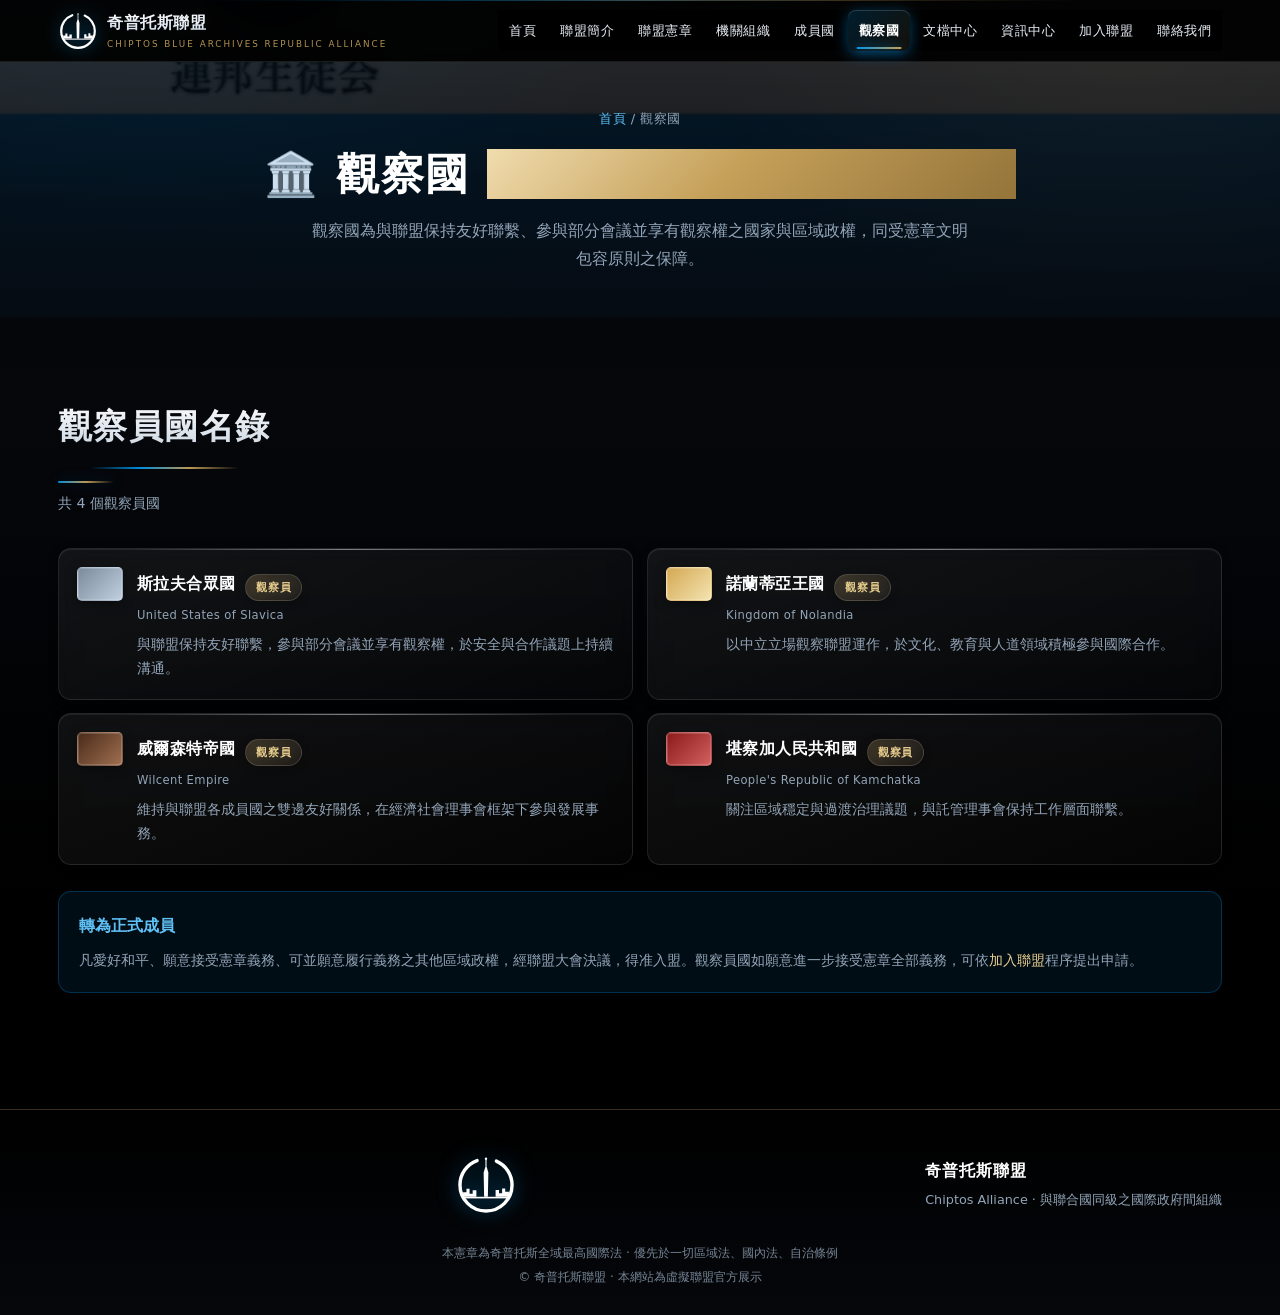
<file: observers.html>
<!DOCTYPE html>
<html lang="zh-Hant">
<head>
<meta charset="UTF-8">
<meta name="viewport" content="width=device-width, initial-scale=1.0, viewport-fit=cover">
<meta name="theme-color" content="#080b11">
<meta name="description" content="4 個觀察員國名錄">
<title>觀察國 | 奇普托斯聯盟</title>
<link rel="icon" type="image/svg+xml" href="[data-uri]">
<style>
:root{--badge:url("[data-uri]");--flag:url("[data-uri]");}
/* =====================================================================
   奇普托斯聯盟 · CA
   移動優先 (Mobile-First) 響應式樣式
   配色：白 / 蔚藍 / 玄黑 三色體系 + 鎏金點綴
   ===================================================================== */

:root{
  --white:#f5f8fb;
  --blue:#0094e6;
  --blue-lt:#5fc0f5;
  --blue-dk:#0066a0;
  --ink:#080b11;
  --ink2:#10161f;
  --ink3:#161d28;
  --gold:#c5a059;
  --gold-lt:#e8ce8e;
  --text:#e8eef5;
  --muted:#93a5b8;
  --line:rgba(255,255,255,.09);
  --line-blue:rgba(0,148,230,.3);
  --nav-h:62px;
  --ease:cubic-bezier(.22,.68,.35,1);
}

/* ---------- 基礎重置（移動優先） ---------- */
*,*::before,*::after{margin:0;padding:0;box-sizing:border-box}
html{
  scroll-behavior:smooth;
  scroll-padding-top:calc(var(--nav-h) + 12px);
  -webkit-text-size-adjust:100%;      /* 防止 iOS 橫屏字體放大 */
  text-size-adjust:100%;
}
body{
  font-family:"Noto Sans TC","PingFang TC","Microsoft JhengHei",system-ui,-apple-system,"Helvetica Neue",sans-serif;
  background:var(--ink);
  color:var(--text);
  line-height:1.75;
  font-size:16px;                      /* 手機基準字號 */
  overflow-x:hidden;                   /* 防止橫向溢出 */
  -webkit-font-smoothing:antialiased;
  word-wrap:break-word;
  overflow-wrap:break-word;            /* 長國名/長單詞強制換行 */
}
img{max-width:100%;height:auto;display:block;border:0}
a{color:inherit;text-decoration:none;-webkit-tap-highlight-color:transparent}
button,input,select,textarea{font-family:inherit;font-size:16px} /* iOS 防止 zoom */
ul,ol{list-style:none}
:focus-visible{outline:2px solid var(--blue-lt);outline-offset:2px}
::selection{background:var(--blue);color:#fff}

/* 滾動條（桌面） */
::-webkit-scrollbar{width:8px;height:8px}
::-webkit-scrollbar-track{background:var(--ink)}
::-webkit-scrollbar-thumb{background:linear-gradient(var(--blue),var(--blue-dk));border-radius:4px}

/* ---------- 背景層 ---------- */
body::before{
  content:"";position:fixed;inset:0;z-index:-2;pointer-events:none;
  background:
    radial-gradient(900px 520px at 12% -8%, rgba(0,148,230,.30), transparent 60%),
    radial-gradient(760px 460px at 88% 6%, rgba(197,160,89,.15), transparent 56%),
    linear-gradient(180deg,#070a0f 0%,#0a0e15 45%,#06080c 100%);
}
body::after{
  content:"";position:fixed;inset:0;z-index:-1;pointer-events:none;
  background-image:
    linear-gradient(rgba(255,255,255,.035) 1px,transparent 1px),
    linear-gradient(90deg,rgba(255,255,255,.035) 1px,transparent 1px);
  background-size:48px 48px;
  -webkit-mask-image:radial-gradient(circle at 50% 28%,#000 0%,transparent 72%);
  mask-image:radial-gradient(circle at 50% 28%,#000 0%,transparent 72%);
}

/* ---------- 進度條 ---------- */
#progress{
  position:fixed;top:0;left:0;height:3px;width:0;z-index:9999;
  background:linear-gradient(90deg,var(--blue),var(--gold));
  box-shadow:0 0 10px rgba(0,148,230,.8);
}

/* =====================================================================
   頁首 / 導航（移動優先：漢堡選單）
   ===================================================================== */
.site-header{
  position:fixed;top:0;left:0;right:0;z-index:1000;height:var(--nav-h);
  background:rgba(8,11,17,.82);
  -webkit-backdrop-filter:blur(14px);backdrop-filter:blur(14px);
  border-bottom:1px solid var(--line);
  transition:box-shadow .35s var(--ease),border-color .35s var(--ease);
}
.site-header.scrolled{
  border-bottom-color:var(--line-blue);
  box-shadow:0 4px 26px rgba(0,0,0,.55);
}
.header-inner{
  max-width:1180px;margin:0 auto;height:100%;
  padding:0 14px;
  display:flex;align-items:center;justify-content:space-between;gap:10px;
}
.brand{display:flex;align-items:center;gap:9px;min-width:0;flex:1}
.brand img{
  width:36px;height:36px;flex:none;border-radius:50%;
  filter:drop-shadow(0 0 8px rgba(0,148,230,.55));
}
.brand-text{display:flex;flex-direction:column;min-width:0}
.brand-cn{
  font-size:.98rem;font-weight:800;color:#fff;letter-spacing:.5px;
  white-space:nowrap;overflow:hidden;text-overflow:ellipsis;
}
.brand-en{
  font-size:.55rem;color:var(--gold);letter-spacing:1.2px;
  white-space:nowrap;overflow:hidden;text-overflow:ellipsis;
}
/* 漢堡按鈕：44px 觸控區 */
.nav-toggle{
  flex:none;width:44px;height:44px;display:flex;align-items:center;justify-content:center;
  background:rgba(0,148,230,.12);border:1px solid var(--line-blue);border-radius:9px;
  color:var(--blue-lt);font-size:1.15rem;cursor:pointer;transition:.25s;
}
.nav-toggle:hover{background:rgba(0,148,230,.24)}
.nav-toggle:active{transform:scale(.94)}

/* 導航列：手機為全屏下拉面板 */
.main-nav{
  position:fixed;top:var(--nav-h);left:0;right:0;
  max-height:calc(100vh - var(--nav-h));overflow-y:auto;
  -webkit-overflow-scrolling:touch;
  background:rgba(8,11,17,.985);
  -webkit-backdrop-filter:blur(16px);backdrop-filter:blur(16px);
  border-bottom:1px solid var(--line-blue);
  padding:8px 12px 16px;
  transform:translateY(-102%);opacity:0;visibility:hidden;
  transition:transform .36s var(--ease),opacity .28s var(--ease),visibility .28s;
  box-shadow:0 18px 40px rgba(0,0,0,.6);
}
.main-nav.open{transform:translateY(0);opacity:1;visibility:visible}
.main-nav a{
  display:block;padding:13px 14px;border-radius:9px;
  font-size:.94rem;color:var(--text);letter-spacing:.5px;
  border-left:2px solid transparent;transition:.22s;
}
.main-nav a:hover,.main-nav a:focus{
  background:rgba(0,148,230,.15);color:#fff;border-left-color:var(--blue);
}
.main-nav a.active{
  background:linear-gradient(135deg,var(--blue),var(--blue-dk));
  color:#fff;font-weight:700;border-left-color:var(--gold);
  box-shadow:0 3px 12px rgba(0,148,230,.4);
}
/* 選單遮罩 */
.nav-mask{
  position:fixed;inset:0;top:var(--nav-h);z-index:998;
  background:rgba(0,0,0,.55);opacity:0;visibility:hidden;transition:.3s;
}
.nav-mask.show{opacity:1;visibility:visible}

/* =====================================================================
   首頁 Hero
   ===================================================================== */
.hero{
  position:relative;min-height:100svh;   /* svh 解決手機瀏覽器網址列跳動 */
  min-height:100vh;                      /* 回退 */
  display:flex;align-items:center;justify-content:center;
  padding:calc(var(--nav-h) + 40px) 18px 70px;
  overflow:hidden;text-align:center;
}
.hero-flag{
  position:absolute;inset:0;z-index:0;
  background:var(--flag) center/cover no-repeat;
  opacity:.14;
  filter:saturate(1.1);
}
.hero-veil{
  position:absolute;inset:0;z-index:1;
  background:linear-gradient(180deg,rgba(8,11,17,.55) 0%,rgba(8,11,17,.90) 100%);
}
.hero-content{position:relative;z-index:2;max-width:900px;width:100%}
.hero-badge{
  display:inline-block;margin-bottom:18px;padding:7px 16px;border-radius:999px;
  font-size:.72rem;letter-spacing:2px;color:var(--blue-lt);
  background:rgba(0,148,230,.12);border:1px solid var(--line-blue);
}
.hero-logo{
  width:96px;height:96px;margin:0 auto 20px;
  filter:drop-shadow(0 0 26px rgba(0,148,230,.6));
  animation:floaty 4.5s ease-in-out infinite;
}
@keyframes floaty{0%,100%{transform:translateY(0)}50%{transform:translateY(-9px)}}
.hero-title{
  font-size:clamp(1.55rem,7.2vw,3.9rem);   /* 手機不過大 */
  font-weight:900;color:#fff;line-height:1.28;letter-spacing:1px;
}
.gold-gradient{
  background:linear-gradient(100deg,var(--blue-lt),var(--gold-lt),var(--blue-lt));
  -webkit-background-clip:text;background-clip:text;color:transparent;
}
.hero-sub{
  margin-top:14px;font-size:clamp(.7rem,3vw,.95rem);
  color:var(--gold);letter-spacing:2.5px;
}
.hero-desc{
  margin-top:18px;font-size:clamp(.86rem,3.6vw,1.02rem);
  color:var(--muted);max-width:620px;margin-left:auto;margin-right:auto;
}
.hero-actions{
  margin-top:30px;display:flex;flex-direction:column;gap:11px;align-items:stretch;
}
.scroll-hint{
  position:absolute;bottom:20px;left:50%;transform:translateX(-50%);z-index:2;
  color:var(--muted);font-size:.74rem;letter-spacing:2px;
  animation:bob 2.1s ease-in-out infinite;
}
@keyframes bob{0%,100%{transform:translate(-50%,0);opacity:.55}50%{transform:translate(-50%,7px);opacity:1}}

/* ---------- 按鈕 ---------- */
.btn{
  display:inline-flex;align-items:center;justify-content:center;gap:8px;
  padding:14px 26px;border-radius:10px;font-size:.9rem;font-weight:700;
  letter-spacing:1px;transition:.3s var(--ease);border:1px solid transparent;
  min-height:48px;                      /* 觸控友好 */
}
.btn-primary{
  background:linear-gradient(135deg,var(--blue),var(--blue-dk));color:#fff;
  box-shadow:0 6px 22px rgba(0,148,230,.42);
}
.btn-primary:hover{transform:translateY(-2px);box-shadow:0 12px 30px rgba(0,148,230,.55)}
.btn-gold{
  background:linear-gradient(135deg,var(--gold),#9d7d3d);color:#181206;
  box-shadow:0 6px 22px rgba(197,160,89,.4);
}
.btn-gold:hover{transform:translateY(-2px)}
.btn-ghost{
  color:#fff;border-color:rgba(255,255,255,.28);background:rgba(255,255,255,.03);
}
.btn-ghost:hover{border-color:var(--blue);background:rgba(0,148,230,.14)}

/* =====================================================================
   通用區塊
   ===================================================================== */
.container{width:100%;max-width:1180px;margin:0 auto;padding:0 16px}
.section{padding:56px 0;position:relative}
.section-alt{background:linear-gradient(180deg,transparent,rgba(0,148,230,.045),transparent)}
.section-head{margin-bottom:32px}
.section-head h2{
  font-size:clamp(1.35rem,5.4vw,2.1rem);color:#fff;font-weight:900;letter-spacing:.5px;
}
.section-head .muted{margin-top:8px;font-size:.88rem}
.section-link{display:inline-block;margin-top:10px;color:var(--blue-lt);font-size:.86rem}
.rule{width:56px;height:3px;margin-top:12px;background:linear-gradient(90deg,var(--blue),var(--gold));border-radius:2px}
.muted{color:var(--muted)}
.gold{color:var(--gold-lt)}

/* 分頁 Hero */
.page-hero{
  position:relative;padding:calc(var(--nav-h) + 46px) 0 46px;text-align:center;overflow:hidden;
}
.page-hero .hero-bg{
  position:absolute;inset:0;z-index:0;
  background:var(--flag) center/cover no-repeat;opacity:.10;
}
.page-hero .hero-bg::after{
  content:"";position:absolute;inset:0;
  background:linear-gradient(180deg,rgba(8,11,17,.7),rgba(8,11,17,.95));
}
.page-hero .container{position:relative;z-index:1}
.page-hero h1{
  font-size:clamp(1.5rem,6.4vw,2.7rem);color:#fff;font-weight:900;letter-spacing:.5px;line-height:1.3;
}
.page-hero .hero-desc{
  margin-top:14px;color:var(--muted);font-size:clamp(.84rem,3.5vw,.98rem);
  max-width:660px;margin-left:auto;margin-right:auto;
}
.breadcrumb{
  font-size:.78rem;color:var(--muted);margin-bottom:14px;letter-spacing:.5px;
}
.breadcrumb a{color:var(--blue-lt)}

/* ---------- 統計 ---------- */
.stats{
  display:grid;grid-template-columns:repeat(2,1fr);gap:12px;   /* 手機 2 欄 */
}
.stat{
  background:linear-gradient(160deg,rgba(255,255,255,.055),rgba(255,255,255,.012));
  border:1px solid var(--line);border-radius:13px;padding:22px 12px;text-align:center;
  position:relative;overflow:hidden;transition:.35s var(--ease);
}
.stat::before{
  content:"";position:absolute;top:0;left:0;right:0;height:3px;
  background:linear-gradient(90deg,var(--blue),var(--gold));
}
.stat:hover{transform:translateY(-4px);border-color:var(--line-blue)}
.stat-num{
  display:block;font-size:clamp(1.7rem,8vw,2.5rem);font-weight:900;
  color:var(--blue-lt);line-height:1.1;
}
.stat-label{display:block;margin-top:7px;font-size:.78rem;color:var(--muted);letter-spacing:.5px}

/* ---------- 網格（自動適配，手機單欄） ---------- */
.grid-2,.grid-3,.grid-4{
  display:grid;gap:14px;grid-template-columns:1fr;   /* 手機：單欄 */
}

/* ---------- 資訊卡 ---------- */
.info-card{
  background:linear-gradient(165deg,rgba(255,255,255,.055),rgba(255,255,255,.012));
  border:1px solid var(--line);border-radius:14px;padding:24px 20px;
  transition:.35s var(--ease);
}
.info-card:hover{transform:translateY(-5px);border-color:var(--line-blue);box-shadow:0 14px 34px rgba(0,0,0,.42)}
.info-icon{
  width:50px;height:50px;border-radius:12px;display:flex;align-items:center;justify-content:center;
  font-size:1.5rem;margin-bottom:14px;
  background:linear-gradient(135deg,rgba(0,148,230,.22),rgba(0,148,230,.05));
  border:1px solid var(--line-blue);
}
.info-card h4{color:#fff;font-size:1.06rem;margin-bottom:8px;line-height:1.5}
.info-card p{font-size:.9rem}

/* ---------- 快速入口卡 ---------- */
.entry-card{
  display:flex;align-items:center;gap:16px;padding:20px;border-radius:13px;
  background:linear-gradient(150deg,rgba(0,148,230,.12),rgba(255,255,255,.02));
  border:1px solid var(--line-blue);transition:.3s var(--ease);
}
.entry-card:hover{transform:translateY(-4px);border-color:var(--gold);background:linear-gradient(150deg,rgba(197,160,89,.16),rgba(255,255,255,.03))}
.entry-num{
  flex:none;width:44px;height:44px;border-radius:10px;display:flex;align-items:center;justify-content:center;
  background:linear-gradient(135deg,var(--blue),var(--blue-dk));color:#fff;font-weight:900;font-size:1rem;
}
.entry-card h4{color:#fff;font-size:1rem;margin-bottom:4px}
.entry-card p{font-size:.82rem}

/* =====================================================================
   成員國 / 觀察員（重點：完整顯示國名）
   ===================================================================== */
.filters{
  display:flex;gap:8px;flex-wrap:wrap;margin-bottom:24px;
  padding-bottom:4px;                    /* 允許內部換行 */
}
.filter-btn{
  padding:9px 16px;border-radius:999px;font-size:.82rem;cursor:pointer;
  background:rgba(255,255,255,.04);border:1px solid var(--line);color:var(--muted);
  transition:.25s;min-height:38px;white-space:nowrap;
}
.filter-btn:hover{color:#fff;border-color:var(--line-blue)}
.filter-btn:active{transform:scale(.95)}
.filter-btn.active{
  background:linear-gradient(135deg,var(--blue),var(--blue-dk));color:#fff;
  border-color:transparent;font-weight:700;box-shadow:0 3px 12px rgba(0,148,230,.4);
}

.member-grid{display:grid;grid-template-columns:1fr;gap:13px}   /* 手機單欄 */
.member-card{
  display:flex;align-items:center;gap:14px;padding:16px;border-radius:13px;
  background:linear-gradient(150deg,rgba(255,255,255,.05),rgba(255,255,255,.012));
  border:1px solid var(--line);transition:.3s var(--ease);
}
.member-card:hover{transform:translateY(-3px);border-color:var(--line-blue);background:linear-gradient(150deg,rgba(0,148,230,.13),rgba(255,255,255,.02))}
.member-flag{
  flex:none;width:46px;height:34px;border-radius:5px;
  box-shadow:0 2px 9px rgba(0,0,0,.45);border:1px solid rgba(255,255,255,.16);
}
.member-body{flex:1;min-width:0}   /* min-width:0 讓長國名正常換行 */
.member-no{
  display:inline-block;font-size:.68rem;color:var(--gold);letter-spacing:1.5px;font-weight:700;
}
.member-card h3{
  font-size:.98rem;color:#fff;font-weight:700;line-height:1.45;margin-top:2px;
  overflow-wrap:anywhere;               /* 長國名完整換行不截斷 */
}
.member-en{
  display:block;font-size:.72rem;color:var(--muted);margin-top:3px;letter-spacing:.4px;
  overflow-wrap:anywhere;
}
.badge{
  display:inline-block;margin-top:7px;padding:3px 10px;border-radius:999px;
  font-size:.68rem;letter-spacing:.6px;font-weight:700;
}
.badge-member{background:rgba(0,148,230,.18);color:var(--blue-lt);border:1px solid var(--line-blue)}
.badge-observer{background:rgba(197,160,89,.16);color:var(--gold-lt);border:1px solid rgba(197,160,89,.35)}

.empty-state{
  text-align:center;padding:40px 18px;color:var(--muted);font-size:.9rem;
  border:1px dashed var(--line);border-radius:13px;
}

/* 觀察員 */
.observer-list{display:grid;grid-template-columns:1fr;gap:14px}
.observer-item{
  display:flex;align-items:flex-start;gap:14px;padding:18px;border-radius:13px;
  background:linear-gradient(150deg,rgba(197,160,89,.09),rgba(255,255,255,.015));
  border:1px solid rgba(197,160,89,.22);transition:.3s var(--ease);
}
.observer-item:hover{transform:translateY(-3px);border-color:rgba(197,160,89,.5)}
.observer-flag{
  flex:none;width:46px;height:34px;border-radius:5px;
  box-shadow:0 2px 9px rgba(0,0,0,.45);border:1px solid rgba(255,255,255,.16);
}
.observer-body{flex:1;min-width:0}
.observer-head{display:flex;align-items:center;gap:10px;flex-wrap:wrap}
.observer-head h3{font-size:1rem;color:#fff;font-weight:700;line-height:1.45;overflow-wrap:anywhere}
.observer-body .member-en{display:block;margin-top:4px}
.observer-body p{font-size:.85rem;margin-top:8px}

.notice-card{
  margin-top:26px;padding:20px;border-radius:13px;
  background:rgba(0,148,230,.09);border:1px solid var(--line-blue);
}
.notice-card h4{color:var(--blue-lt);font-size:1rem;margin-bottom:8px}
.notice-card p{font-size:.87rem}
.notice-card a{color:var(--gold-lt);text-decoration:underline}

/* =====================================================================
   憲章條文
   ===================================================================== */
.charter-wrap{display:grid;grid-template-columns:1fr;gap:26px}  /* 手機單欄 */
.toc{
  position:static;background:rgba(255,255,255,.03);border:1px solid var(--line);
  border-radius:13px;padding:16px 13px;
}
.toc-title{
  color:var(--gold);font-weight:800;letter-spacing:2px;font-size:.82rem;
  padding-bottom:11px;border-bottom:1px solid var(--line);margin-bottom:10px;
}
.toc-links{display:flex;flex-direction:column;gap:2px}
.toc a{
  display:block;color:var(--muted);font-size:.82rem;padding:9px 11px;border-radius:7px;
  transition:.22s;border-left:2px solid transparent;line-height:1.5;
}
.toc a:hover{color:#fff;background:rgba(0,148,230,.12)}
.toc a.on{color:var(--blue-lt);border-left-color:var(--blue);background:rgba(0,148,230,.15);font-weight:700}

.article{
  background:rgba(255,255,255,.025);border:1px solid var(--line);border-radius:14px;
  padding:24px 20px;margin-bottom:18px;scroll-margin-top:calc(var(--nav-h) + 16px);
  transition:.4s var(--ease);
}
.article.on{border-color:rgba(197,160,89,.45);box-shadow:0 10px 32px rgba(0,0,0,.4)}
.art-head{display:flex;align-items:center;gap:12px;margin-bottom:16px;flex-wrap:wrap}
.art-no{
  flex:none;width:42px;height:42px;border-radius:10px;
  background:linear-gradient(135deg,var(--gold),#9d7d3d);color:#181206;
  font-weight:900;font-size:1rem;display:flex;align-items:center;justify-content:center;
  box-shadow:0 3px 12px rgba(197,160,89,.4);
}
.art-title{font-size:1.16rem;color:#fff;font-weight:800;line-height:1.45;overflow-wrap:anywhere}
.art-body{color:#d3dee9;font-size:.93rem}
.art-body ol,.art-body ul{padding-left:20px;margin-top:10px}
.art-body li{margin:9px 0;padding-left:5px;line-height:1.8}
.art-body strong{color:var(--blue-lt)}
.art-body p+p{margin-top:12px}
.preamble{background:linear-gradient(135deg,rgba(0,148,230,.13),rgba(197,160,89,.06));border-color:var(--line-blue)}
.covenant{
  background:linear-gradient(160deg,rgba(197,160,89,.15),rgba(0,148,230,.06));
  border:1px solid rgba(197,160,89,.45);text-align:center;padding:38px 22px;
}
.covenant .seal{font-size:2.6rem;margin-bottom:12px}
.covenant h3{color:var(--gold-lt);font-size:1.35rem;letter-spacing:1.5px;line-height:1.5}
.covenant p{color:#dde8f2;margin-top:14px;font-size:1rem;line-height:2}

/* =====================================================================
   組織架構 / 時間軸
   ===================================================================== */
.org-tier{
  border:1px solid var(--line);border-radius:13px;padding:20px;margin-bottom:14px;
  background:linear-gradient(150deg,rgba(255,255,255,.04),rgba(255,255,255,.01));
}
.org-tier.lead{
  border-color:rgba(197,160,89,.5);
  background:linear-gradient(150deg,rgba(197,160,89,.14),rgba(0,148,230,.05));
}
.org-tier h4{color:var(--gold-lt);margin-bottom:12px;font-size:1rem;line-height:1.5}
.org-nodes{display:grid;grid-template-columns:1fr;gap:10px}
.org-node{
  padding:12px 14px;border-radius:9px;text-align:center;font-size:.88rem;
  background:rgba(0,148,230,.13);border:1px solid var(--line-blue);color:#fff;
}

.timeline{position:relative;padding-left:24px}
.timeline::before{
  content:"";position:absolute;left:6px;top:6px;bottom:6px;width:2px;
  background:linear-gradient(var(--blue),var(--gold));
}
.tl-item{position:relative;padding:0 0 24px 18px}
.tl-item::before{
  content:"";position:absolute;left:-24px;top:6px;width:13px;height:13px;border-radius:50%;
  background:var(--ink);border:3px solid var(--blue);box-shadow:0 0 0 3px rgba(0,148,230,.15);
}
.tl-year{color:var(--gold-lt);font-weight:800;font-size:.88rem;letter-spacing:1px}
.tl-item h4{color:#fff;margin:5px 0;font-size:1.02rem;line-height:1.5;overflow-wrap:anywhere}
.tl-item p{color:var(--muted);font-size:.88rem}

/* =====================================================================
   新聞 / 文檔
   ===================================================================== */
.news-list{display:grid;gap:12px}
.news-row{
  display:flex;flex-direction:column;gap:8px;padding:18px;border-radius:12px;
  background:rgba(255,255,255,.028);border:1px solid var(--line);transition:.3s var(--ease);
}
.news-row:hover{transform:translateY(-3px);border-color:var(--line-blue);background:rgba(0,148,230,.08)}
.news-date{font-size:.74rem;color:var(--gold);letter-spacing:1px;font-weight:700}
.news-tag{
  align-self:flex-start;padding:3px 10px;border-radius:999px;font-size:.68rem;font-weight:700;
}
.tag-meeting{background:rgba(0,148,230,.2);color:var(--blue-lt)}
.tag-member{background:rgba(197,160,89,.18);color:var(--gold-lt)}
.tag-charter{background:rgba(255,255,255,.09);color:var(--muted)}
.news-title{color:#fff;font-size:.95rem;line-height:1.6;overflow-wrap:anywhere}

.doc-group{margin-bottom:34px}
.doc-group h3{
  color:var(--gold-lt);font-size:1.05rem;margin-bottom:14px;
  padding-left:11px;border-left:3px solid var(--gold);line-height:1.5;
}
.doc-card{
  display:flex;align-items:center;gap:13px;padding:16px;border-radius:11px;
  background:rgba(255,255,255,.03);border:1px solid var(--line);transition:.3s var(--ease);
  margin-bottom:10px;
}
.doc-card:hover{border-color:var(--blue);background:rgba(0,148,230,.1);transform:translateX(4px)}
.doc-tag{
  flex:none;padding:4px 10px;border-radius:6px;font-size:.68rem;font-weight:700;letter-spacing:.6px;
}
.doc-tag.core{background:linear-gradient(135deg,var(--gold),#9d7d3d);color:#181206}
.doc-tag.rule{background:rgba(0,148,230,.2);color:var(--blue-lt);border:1px solid var(--line-blue)}
.doc-tag.doc{background:rgba(255,255,255,.08);color:var(--muted)}
.doc-text{flex:1;min-width:0}
.doc-text b{display:block;color:#fff;font-size:.95rem;line-height:1.5;overflow-wrap:anywhere}
.doc-text span{font-size:.8rem;color:var(--muted)}
.doc-arrow{color:var(--muted);font-size:1.2rem;flex:none}

/* =====================================================================
   表單
   ===================================================================== */
.form-wrap{
  background:rgba(255,255,255,.03);border:1px solid var(--line);
  border-radius:15px;padding:24px 18px;
}
.form-row{display:grid;grid-template-columns:1fr;gap:0}
.fgroup{margin-bottom:16px}
.fgroup label{display:block;margin-bottom:7px;color:var(--muted);font-size:.85rem;letter-spacing:.4px}
.fgroup label i{color:var(--gold);font-style:normal}
.fgroup input,.fgroup select,.fgroup textarea{
  width:100%;padding:13px 14px;border-radius:9px;
  background:rgba(0,0,0,.32);border:1px solid rgba(255,255,255,.13);
  color:#fff;font-size:16px;transition:.25s;min-height:48px;   /* 16px 防 iOS zoom */
}
.fgroup input:focus,.fgroup select:focus,.fgroup textarea:focus{
  outline:none;border-color:var(--blue);box-shadow:0 0 0 3px rgba(0,148,230,.18);
}
.fgroup textarea{min-height:120px;resize:vertical;line-height:1.7}
.fgroup select{
  -webkit-appearance:none;appearance:none;
  background-image:url("data:image/svg+xml;utf8,<svg xmlns='http://www.w3.org/2000/svg' width='13' height='13' fill='%235fc0f5'><path d='M3 5l3.5 3.5L10 5z'/></svg>");
  background-repeat:no-repeat;background-position:right 14px center;padding-right:38px;
}
.form-note{margin-top:12px;font-size:.8rem;color:var(--muted);text-align:center}

/* ---------- 聯絡卡 ---------- */
.contact-grid{display:grid;grid-template-columns:1fr;gap:13px}
.contact-card{
  padding:22px;border-radius:13px;background:rgba(255,255,255,.03);
  border:1px solid var(--line);transition:.3s var(--ease);
}
.contact-card:hover{border-color:var(--line-blue);transform:translateY(-4px)}
.contact-card h4{color:var(--blue-lt);margin-bottom:8px;font-size:1.02rem;line-height:1.5}
.contact-card p{font-size:.88rem}

/* =====================================================================
   旗幟橫幅
   ===================================================================== */
.flag-banner{
  position:relative;border-radius:14px;overflow:hidden;
  border:1px solid var(--line);box-shadow:0 16px 44px rgba(0,0,0,.5);
}
.flag-banner img{width:100%;opacity:.92}
.flag-cap{
  position:absolute;bottom:0;left:0;right:0;padding:12px 16px;
  background:linear-gradient(0deg,rgba(0,0,0,.88),transparent);
  color:var(--gold-lt);font-size:.78rem;letter-spacing:.8px;line-height:1.6;
}

/* =====================================================================
   頁尾
   ===================================================================== */
.site-footer{
  background:#05070a;border-top:1px solid var(--line);
  padding:44px 0 26px;margin-top:36px;text-align:center;
}
.footer-brand{
  display:flex;flex-direction:column;align-items:center;gap:12px;margin-bottom:26px;
}
.footer-brand img{width:62px;height:62px;border-radius:50%;filter:drop-shadow(0 0 14px rgba(0,148,230,.5))}
.footer-brand h4{color:#fff;font-size:1.02rem;font-weight:800;line-height:1.5}
.footer-brand p{font-size:.8rem;margin-top:5px}
.footer-meta p{font-size:.76rem;color:var(--muted);line-height:1.9;opacity:.8}

/* =====================================================================
   入場動畫
   ===================================================================== */
.fade-in{opacity:0;transform:translateY(26px);transition:opacity .75s var(--ease),transform .75s var(--ease)}
.fade-in.in{opacity:1;transform:none}
@media (prefers-reduced-motion:reduce){
  .fade-in{opacity:1;transform:none;transition:none}
  .hero-logo,.scroll-hint{animation:none}
  html{scroll-behavior:auto}
}

/* =====================================================================
   📱 → 📲 斷點：小手機 → 平板 → 桌機（移動優先遞增）
   ===================================================================== */

/* ---- ≥400px：極小屏微調 ---- */
@media (min-width:400px){
  .stats{gap:14px}
  .hero-logo{width:110px;height:110px}
}

/* ---- ≥560px：大手機 / 小平板 ---- */
@media (min-width:560px){
  .container{padding:0 22px}
  .section{padding:64px 0}
  .hero{padding:calc(var(--nav-h) + 50px) 24px 76px}
  .hero-actions{flex-direction:row;justify-content:center;flex-wrap:wrap}
  .hero-actions .btn{flex:none}
  .grid-2{grid-template-columns:repeat(2,1fr)}
  .member-grid{grid-template-columns:repeat(2,1fr)}
  .observer-list{grid-template-columns:repeat(2,1fr)}
  .contact-grid{grid-template-columns:repeat(2,1fr)}
  .form-row{grid-template-columns:repeat(2,1fr);gap:0 16px}
  .org-nodes{grid-template-columns:repeat(2,1fr)}
  .news-row{flex-direction:row;align-items:center;gap:14px;flex-wrap:wrap}
  .news-title{flex:1;min-width:200px}
  .footer-brand{flex-direction:row;justify-content:center;text-align:left}
}

/* ---- ≥768px：平板 ---- */
@media (min-width:768px){
  body{font-size:16.5px}
  .container{padding:0 28px}
  .section{padding:76px 0}
  .stats{grid-template-columns:repeat(4,1fr)}
  .grid-3{grid-template-columns:repeat(2,1fr)}
  .member-grid{grid-template-columns:repeat(2,1fr)}
  .hero-title{font-size:clamp(2.4rem,5.4vw,3.6rem)}
  .hero-logo{width:128px;height:128px}
  .article{padding:30px 30px}
  .form-wrap{padding:32px}
  .covenant{padding:46px 34px}
  .toc{max-height:calc(100vh - var(--nav-h) - 40px);overflow-y:auto}
}

/* ---- ≥1024px：桌機 ---- */
@media (min-width:1024px){
  /* 桌機：導航常駐，隱藏漢堡 */
  .nav-toggle{display:none}
  .nav-mask{display:none}
  .main-nav{
    position:static;max-height:none;overflow:visible;
    display:flex;align-items:center;gap:2px;
    background:none;backdrop-filter:none;-webkit-backdrop-filter:none;
    border:none;padding:0;transform:none;opacity:1;visibility:visible;box-shadow:none;
  }
  .main-nav a{
    padding:9px 11px;font-size:.84rem;border-left:none;border-radius:8px;white-space:nowrap;
  }
  .main-nav a:hover{transform:translateY(-1px)}
  .brand img{width:40px;height:40px}
  .grid-3{grid-template-columns:repeat(3,1fr)}
  .grid-4{grid-template-columns:repeat(4,1fr)}
  .member-grid{grid-template-columns:repeat(3,1fr)}
  .observer-list{grid-template-columns:repeat(2,1fr)}
  .charter-wrap{grid-template-columns:250px 1fr;gap:38px;align-items:start}
  .toc{position:sticky;top:calc(var(--nav-h) + 18px)}
  .article{padding:34px 34px}
  .hero-title{font-size:clamp(2.8rem,4.6vw,4rem)}
  .hero-logo{width:140px;height:140px}
  .section{padding:88px 0}
}

/* ---- ≥1280px：大屏 ---- */
@media (min-width:1280px){
  .container{max-width:1220px}
  .member-grid{grid-template-columns:repeat(4,1fr)}
}

/* ---- 橫屏矮屏優化 ---- */
@media (max-height:520px) and (orientation:landscape){
  .hero{min-height:auto;padding:calc(var(--nav-h) + 26px) 20px 40px}
  .hero-logo{width:70px;height:70px;margin-bottom:12px}
  .scroll-hint{display:none}
  .main-nav{max-height:calc(100vh - var(--nav-h));}
}

/* ---- 列印 ---- */
@media print{
  body{background:#fff;color:#000}
  .site-header,.main-nav,.nav-toggle,.scroll-hint,#progress,.hero-flag,.hero-veil{display:none!important}
  .article,.info-card,.member-card{break-inside:avoid;border-color:#ccc}
  .fade-in{opacity:1;transform:none}
}

/* =====================================================================
   入盟申請回執卡（Web3Forms 提交結果）
   ===================================================================== */
.result-card{
  border-radius:15px;padding:24px 20px;margin-top:20px;
  animation:pop .45s var(--ease);
}
@keyframes pop{from{opacity:0;transform:translateY(14px)}to{opacity:1;transform:none}}
.result-ok{
  background:linear-gradient(150deg,rgba(0,148,230,.14),rgba(197,160,89,.07));
  border:1px solid rgba(0,148,230,.45);
  box-shadow:0 14px 40px rgba(0,0,0,.42);
}
.result-error{
  background:rgba(217,100,106,.10);
  border:1px solid rgba(217,100,106,.45);
}
.result-head{
  font-size:1.1rem;font-weight:800;color:#fff;margin-bottom:8px;line-height:1.5;
}
.result-ok .result-head{color:var(--blue-lt)}
.result-error .result-head{color:#f08a8f}
.result-sub{
  font-size:.85rem;color:var(--muted);line-height:1.8;margin-bottom:16px;
}
.result-table{
  width:100%;border-collapse:collapse;font-size:.86rem;
}
.result-table tr{border-bottom:1px solid rgba(255,255,255,.09)}
.result-table tr:last-child{border-bottom:none}
.result-table th{
  text-align:left;color:var(--muted);font-weight:600;
  padding:9px 10px 9px 0;white-space:nowrap;width:38%;vertical-align:top;
}
.result-table td{
  color:#fff;padding:9px 0;text-align:right;
  overflow-wrap:anywhere;line-height:1.6;
}
.result-table td.hl{
  color:var(--gold-lt);font-weight:800;letter-spacing:1px;
}
.status{
  display:inline-block;padding:3px 12px;border-radius:999px;font-size:.74rem;font-weight:700;
  background:rgba(197,160,89,.2);color:var(--gold-lt);border:1px solid rgba(197,160,89,.4);
}
.result-note{
  margin-top:16px;font-size:.82rem;color:var(--muted);line-height:1.85;
  padding-top:14px;border-top:1px solid rgba(255,255,255,.09);
}

@media (min-width:560px){
  .result-table th{width:30%}
  .result-card{padding:28px 26px}
}


/* ===== Base64 內嵌版 · CSS 變數復用，圖片零檔案 ===== */
.brand .emblem,.footer-brand .emblem,.hero-emblem{display:block;background-image:var(--badge);background-size:contain;background-position:center;background-repeat:no-repeat}
.brand .emblem{width:36px;height:36px;flex:none;filter:drop-shadow(0 0 8px rgba(0,148,230,.55))}
.footer-brand .emblem{width:62px;height:62px;margin:0 auto;filter:drop-shadow(0 0 14px rgba(0,148,230,.5))}
.hero-emblem{width:96px;height:96px;margin:0 auto 20px;filter:drop-shadow(0 0 26px rgba(0,148,230,.6));animation:floaty 4.5s ease-in-out infinite}
.flag-render{width:100%;aspect-ratio:16/9;background-image:var(--flag);background-size:cover;background-position:center;border-radius:14px;border:1px solid rgba(255,255,255,.14);box-shadow:0 16px 44px rgba(0,0,0,.5)}
@media(min-width:768px){.hero-emblem{width:140px;height:140px}.brand .emblem{width:40px;height:40px}}


/* =====================================================================
   v15 · 美觀增強（疊加於原有樣式之上，不破壞既有設計）
   ===================================================================== */

/* ---------- 1. 卡片質感：內高光 + 立體陰影 ---------- */
.info-card,.member-card,.observer-item,.article,.contact-card,.doc-card,
.entry-card,.quick-card,.org-tier,.form-wrap,.toc,.stat,.news-row{
  box-shadow:inset 0 1px 0 rgba(255,255,255,.07), 0 8px 26px rgba(0,0,0,.30);
}
.info-card:hover,.member-card:hover,.observer-item:hover,.doc-card:hover,
.entry-card:hover,.quick-card:hover,.contact-card:hover,.news-row:hover,.stat:hover{
  box-shadow:inset 0 1px 0 rgba(255,255,255,.12), 0 20px 46px rgba(0,148,230,.22);
  border-color:rgba(197,160,89,.48);
}

/* ---------- 2. 標題層次 ---------- */
.hero-title{letter-spacing:2px;line-height:1.30;text-shadow:0 4px 24px rgba(0,148,230,.30)}
.page-hero h1{letter-spacing:1.6px;line-height:1.35}
.section-head h2,.section-title{letter-spacing:1px}
.art-title,.info-card h4,.member-card h3,.observer-head h3{letter-spacing:.4px}

/* ---------- 3. 章節標題雙側裝飾線 ---------- */
.section-head h2,.section-title{position:relative;display:inline-block}
.section-head h2::after,.section-title::after{
  content:"";display:block;height:2px;margin:10px auto 0;width:70%;
  background:linear-gradient(90deg,transparent,rgba(0,148,230,.9),rgba(197,160,89,.9),transparent);
  border-radius:2px;
}

/* ---------- 4. 按鈕流光 ---------- */
.btn-primary,.btn-gold,.cta-btn{position:relative;overflow:hidden}
.btn-primary::after,.btn-gold::after,.cta-btn::after{
  content:"";position:absolute;top:0;left:-110%;width:60%;height:100%;
  background:linear-gradient(100deg,transparent,rgba(255,255,255,.30),transparent);
  animation:sheen 4.2s ease-in-out infinite;pointer-events:none;
}
@keyframes sheen{0%{left:-110%}55%{left:120%}100%{left:120%}}
@media(prefers-reduced-motion:reduce){
  .btn-primary::after,.btn-gold::after,.cta-btn::after{animation:none;display:none}
}

/* ---------- 5. 徽標光暈 ---------- */
.brand .emblem,.footer-brand .emblem{animation:breathe 5s ease-in-out infinite}
@keyframes breathe{
  0%,100%{filter:drop-shadow(0 0 8px rgba(0,148,230,.5))}
  50%{filter:drop-shadow(0 0 16px rgba(0,148,230,.85))}
}
@media(prefers-reduced-motion:reduce){.brand .emblem,.footer-brand .emblem{animation:none}}

/* ---------- 6. 分隔線漸變 ---------- */
.rule{height:2px;background:linear-gradient(90deg,rgba(0,148,230,.9),rgba(197,160,89,.9),transparent);border-radius:2px}

/* ---------- 7. 頁腳 ---------- */
.site-footer{border-top:1px solid rgba(197,160,89,.28);box-shadow:0 -10px 40px rgba(0,0,0,.35)}
.footer-brand h4{letter-spacing:1px}

/* ---------- 8. 導航當前項 ---------- */
.main-nav a.active{
  box-shadow:0 3px 14px rgba(0,148,230,.45), inset 0 1px 0 rgba(255,255,255,.15);
}

/* ---------- 9. 徽章 ---------- */
.badge-member,.badge-observer,.badge{
  box-shadow:0 2px 8px rgba(0,0,0,.28);
}
.hero-badge{letter-spacing:2.5px}

/* ---------- 10. 條文編號 ---------- */
.art-no{box-shadow:0 4px 14px rgba(197,160,89,.45), inset 0 1px 0 rgba(255,255,255,.35)}

/* ---------- 11. 首屏載入淡入 ---------- */
body{animation:pageIn .55s ease both}
@keyframes pageIn{from{opacity:0}to{opacity:1}}
@media(prefers-reduced-motion:reduce){body{animation:none}}

/* ---------- 12. 錨點區塊呼吸間距 ---------- */
.article+.article{margin-top:4px}

/* =====================================================================
   v17 · 玄黑主題（主體偏黑）
   ===================================================================== */
:root{
  --ink:#000000;
  --ink2:#06080c;
  --ink3:#0b0e14;
  --line:rgba(255,255,255,.10);
  --line-blue:rgba(0,148,230,.28);
}
body::before{
  background:
    radial-gradient(900px 520px at 12% -8%,rgba(0,148,230,.16),transparent 60%),
    radial-gradient(760px 460px at 88% 6%,rgba(197,160,89,.09),transparent 56%),
    linear-gradient(180deg,#000000,#05070b 45%,#000000)!important;
}
.site-header{background:rgba(0,0,0,.93)!important;border-bottom-color:rgba(255,255,255,.10)!important}
.nav-mask{background:rgba(0,0,0,.6)!important}
.main-nav{background:rgba(0,0,0,.96)!important;border-color:rgba(255,255,255,.08)!important}
.hero{background:radial-gradient(ellipse at center,#05070b 0%,#000000 72%)!important}
.hero-bg,.page-hero .hero-bg{opacity:.5!important}
.section-alt{background:rgba(255,255,255,.018)!important}
.site-footer{background:#000000!important;border-top-color:rgba(197,160,89,.24)!important}
.article,.info-card,.member-card,.observer-item,.doc-card,.entry-card,
.quick-card,.contact-card,.org-tier,.stat,.news-row,.form-wrap,.toc{
  background:rgba(255,255,255,.035)!important;
  border-color:rgba(255,255,255,.10)!important;
}
.article:hover,.info-card:hover,.member-card:hover,.observer-item:hover,
.doc-card:hover,.entry-card:hover,.quick-card:hover,.contact-card:hover,.news-row:hover,.stat:hover{
  background:rgba(255,255,255,.06)!important;
  border-color:rgba(197,160,89,.45)!important;
}
.flag-render{border-color:rgba(255,255,255,.16)!important}
/* =====================================================================
   v21 · 高級版視覺系統
   ===================================================================== */

/* ---------- 0. 基礎變數 ---------- */
:root{
  --gold-grad:linear-gradient(135deg,#f0dcae,#c5a059 46%,#94743a);
  --blue-grad:linear-gradient(135deg,#7fd2ff,#0094e6 52%,#005c94);
  --hair:rgba(255,255,255,.10);
  --hair-gold:rgba(197,160,89,.34);
  --sh-1:0 2px 10px rgba(0,0,0,.30);
  --sh-2:0 12px 34px rgba(0,0,0,.46);
  --sh-glow:0 16px 48px rgba(0,148,230,.26);
  --ease:cubic-bezier(.22,.68,.28,1);
}

/* ---------- 1. 字體渲染與基礎 ---------- */
html{
  -webkit-text-size-adjust:100%;
  scrollbar-color:#0094e6 #000;
  scrollbar-width:thin;
}
body{
  -webkit-font-smoothing:antialiased;
  -moz-osx-font-smoothing:grayscale;
  text-rendering:optimizeLegibility;
  font-feature-settings:"kern" 1;
}
::selection{background:rgba(197,160,89,.34);color:#fff}
a:focus-visible,button:focus-visible,input:focus-visible,
select:focus-visible,textarea:focus-visible,[tabindex]:focus-visible{
  outline:2px solid #0094e6;outline-offset:3px;border-radius:6px;
}

/* ---------- 2. 自訂捲軸 ---------- */
::-webkit-scrollbar{width:10px;height:10px}
::-webkit-scrollbar-track{background:#000}
::-webkit-scrollbar-thumb{
  background:linear-gradient(180deg,#0094e6,#c5a059);
  border-radius:8px;border:2px solid #000;
}
::-webkit-scrollbar-thumb:hover{background:linear-gradient(180deg,#7fd2ff,#e8ce8e)}
::-webkit-scrollbar-corner{background:#000}

/* ---------- 3. 進度條高級化 ---------- */
#progress{
  height:3px!important;
  background:linear-gradient(90deg,#0094e6,#5fc0f5 40%,#c5a059 75%,#f0dcae)!important;
  box-shadow:0 0 12px rgba(0,148,230,.85),0 0 26px rgba(197,160,89,.45);
}

/* ---------- 4. 導航高級化 ---------- */
.site-header{
  transition:background .4s var(--ease),box-shadow .4s var(--ease),border-color .4s;
}
.site-header.scrolled{
  box-shadow:0 10px 40px rgba(0,0,0,.65);
  border-bottom-color:rgba(197,160,89,.30)!important;
}
.brand-cn{
  background:linear-gradient(180deg,#ffffff,#cddaea);
  -webkit-background-clip:text;background-clip:text;
  -webkit-text-fill-color:transparent;
}
.brand-en{letter-spacing:2px!important;opacity:.9}
.main-nav a{
  position:relative;
  transition:color .3s var(--ease);
}
.main-nav a::after{
  content:"";position:absolute;left:50%;bottom:2px;
  width:0;height:2px;border-radius:2px;
  background:linear-gradient(90deg,#0094e6,#c5a059);
  transform:translateX(-50%);
  transition:width .35s var(--ease);
}
.main-nav a:hover::after,
.main-nav a:focus::after{width:62%}
.main-nav a.active::after{width:72%;box-shadow:0 0 10px rgba(0,148,230,.7)}
.main-nav a.active{
  background:linear-gradient(135deg,rgba(0,148,230,.20),rgba(197,160,89,.10));
}

/* ---------- 5. 卡片玻璃質感 + 3D 懸浮 ---------- */
.info-card,.article,.member-card,.observer-item,.doc-card,
.entry-card,.quick-card,.contact-card,.org-tier,.stat,.news-row{
  position:relative;overflow:hidden;
  background:linear-gradient(158deg,rgba(255,255,255,.062),rgba(255,255,255,.014))!important;
  border:1px solid var(--hair)!important;
  backdrop-filter:blur(10px);-webkit-backdrop-filter:blur(10px);
  box-shadow:var(--sh-1),inset 0 1px 0 rgba(255,255,255,.07);
  transition:transform .5s var(--ease),box-shadow .5s var(--ease),
             border-color .5s var(--ease),background .5s var(--ease);
  will-change:transform;
}
/* 頂部高光 */
.info-card::before,.article::before,.member-card::before,.observer-item::before,
.doc-card::before,.entry-card::before,.quick-card::before,.contact-card::before,
.org-tier::before,.stat::before,.news-row::before{
  content:"";position:absolute;left:12%;right:12%;top:0;height:1px;
  background:linear-gradient(90deg,transparent,rgba(255,255,255,.42),transparent);
  pointer-events:none;
}
/* 懸浮 */
.info-card:hover,.article:hover,.member-card:hover,.observer-item:hover,
.doc-card:hover,.entry-card:hover,.quick-card:hover,.contact-card:hover,
.org-tier:hover,.stat:hover,.news-row:hover{
  transform:translateY(-7px) scale(1.014);
  box-shadow:var(--sh-glow),inset 0 1px 0 rgba(255,255,255,.14)!important;
  border-color:var(--hair-gold)!important;
}
@media(hover:none){
  .info-card:hover,.article:hover,.member-card:hover,.observer-item:hover,
  .doc-card:hover,.entry-card:hover,.quick-card:hover,.contact-card:hover,
  .org-tier:hover,.stat:hover,.news-row:hover{transform:none}
}

/* ---------- 6. 標題層次 ---------- */
.section-head h2,.section-title{
  background:linear-gradient(180deg,#ffffff,#b9c8d8);
  -webkit-background-clip:text;background-clip:text;
  -webkit-text-fill-color:transparent;
  letter-spacing:1.4px!important;
}
.section-head h2::after,.section-title::after{
  background:linear-gradient(90deg,transparent,rgba(0,148,230,.95),
             rgba(197,160,89,.95),transparent)!important;
}
.gold,.gold-gradient{
  background:var(--gold-grad)!important;
  -webkit-background-clip:text;background-clip:text;
  -webkit-text-fill-color:transparent;
}

/* ---------- 7. 按鈕高級化 ---------- */
.btn{
  letter-spacing:.6px!important;
  transition:transform .35s var(--ease),box-shadow .35s var(--ease),
             filter .35s var(--ease),background .35s;
}
.btn:hover{filter:brightness(1.12)}
.btn:active{transform:translateY(1px) scale(.985)}
.btn-primary{box-shadow:0 8px 26px rgba(0,148,230,.42),inset 0 1px 0 rgba(255,255,255,.22)}
.btn-gold{box-shadow:0 8px 26px rgba(197,160,89,.38),inset 0 1px 0 rgba(255,255,255,.30)}
.btn-ghost:hover{border-color:var(--hair-gold)!important;background:rgba(255,255,255,.07)!important}

/* ---------- 8. 徽章 ---------- */
.badge,.badge-member,.badge-observer,.hero-badge,.doc-tag{
  backdrop-filter:blur(6px);
  border:1px solid rgba(255,255,255,.14);
  letter-spacing:.6px;
}
.badge-member{background:linear-gradient(135deg,rgba(0,148,230,.24),rgba(0,148,230,.08))!important}
.badge-observer{background:linear-gradient(135deg,rgba(197,160,89,.22),rgba(197,160,89,.06))!important}

/* ---------- 9. 章節編號立體 ---------- */
.art-no,.member-no{
  background:var(--gold-grad)!important;
  -webkit-background-clip:text;background-clip:text;
  -webkit-text-fill-color:transparent;
  letter-spacing:1px;
}
.art-no{
  position:relative;
  border:1px solid var(--hair-gold);
  background:linear-gradient(150deg,rgba(197,160,89,.24),rgba(0,148,230,.10))!important;
  -webkit-background-clip:border-box!important;background-clip:border-box!important;
  -webkit-text-fill-color:#e8ce8e;
  color:#e8ce8e;
  box-shadow:0 4px 14px rgba(0,0,0,.35),inset 0 1px 0 rgba(255,255,255,.16);
}

/* ---------- 10. 條文排版 ---------- */
.art-body{line-height:1.95!important}
.art-body p,.art-body li{color:#dbe4ee}
.art-title{letter-spacing:.8px!important;font-weight:700}
.art-body ol li,.art-body ul li{padding-left:6px}

/* ---------- 11. 分隔線 ---------- */
.rule,.section-head .rule{
  height:2px;
  background:linear-gradient(90deg,rgba(0,148,230,.95),rgba(197,160,89,.95),transparent)!important;
  box-shadow:0 0 14px rgba(0,148,230,.30);
}

/* ---------- 12. 麵包屑 ---------- */
.breadcrumb{font-size:.82rem;letter-spacing:.5px}
.breadcrumb a{transition:color .3s,text-shadow .3s}
.breadcrumb a:hover{color:#7fd2ff;text-shadow:0 0 12px rgba(0,148,230,.6)}

/* ---------- 13. 頁腳 ---------- */
.site-footer{
  background:linear-gradient(180deg,#000,#05070b)!important;
  border-top:1px solid rgba(197,160,89,.26)!important;
  box-shadow:0 -14px 46px rgba(0,0,0,.55);
}
.footer-brand .emblem{filter:drop-shadow(0 0 10px rgba(0,148,230,.55))}

/* ---------- 14. 旗幟渲染 ---------- */
.flag-render,.member-flag,.observer-flag{
  box-shadow:inset 0 0 0 1px rgba(255,255,255,.16),0 3px 12px rgba(0,0,0,.42)!important;
}

/* ---------- 15. 淡入錯峰 ---------- */
.fade-in{transition:opacity .7s var(--ease),transform .7s var(--ease)}
.fade-in:nth-child(1){transition-delay:0s}
.fade-in:nth-child(2){transition-delay:.06s}
.fade-in:nth-child(3){transition-delay:.12s}
.fade-in:nth-child(4){transition-delay:.18s}
.fade-in:nth-child(5){transition-delay:.24s}
.fade-in:nth-child(6){transition-delay:.30s}
.fade-in:nth-child(n+7){transition-delay:.36s}

/* ---------- 16. 容器與區塊呼吸 ---------- */
.section{padding-top:clamp(3rem,7vw,5rem)!important;padding-bottom:clamp(3rem,7vw,5rem)!important}
.section-alt{position:relative}
.section-alt::before{
  content:"";position:absolute;inset:0;pointer-events:none;
  background:radial-gradient(600px 300px at 50% 0%,rgba(0,148,230,.06),transparent 70%);
}

/* ---------- 17. 連結底線動畫 ---------- */
.footer-links a,.doc-text b,.quick-card h4{transition:color .3s var(--ease)}
a:not(.btn):not(.brand):not(.main-nav a):not(.doc-card):not(.quick-card){
  text-decoration:none;
}

/* ---------- 18. 輸入框（表單頁） ---------- */
input,select,textarea{
  transition:border-color .3s var(--ease),box-shadow .3s var(--ease),background .3s;
}
input:focus,select:focus,textarea:focus{
  border-color:rgba(0,148,230,.65)!important;
  box-shadow:0 0 0 3px rgba(0,148,230,.16),inset 0 1px 0 rgba(255,255,255,.08)!important;
}

/* ---------- 19. 提示卡 ---------- */
.notice{border-radius:12px;backdrop-filter:blur(8px)}

/* ---------- 20. 頂部細光帶 ---------- */
body::after{
  content:"";position:fixed;top:0;left:0;right:0;height:1px;z-index:9998;
  background:linear-gradient(90deg,transparent,rgba(0,148,230,.5),rgba(197,160,89,.5),transparent);
  pointer-events:none;
}
</style>
</head>
<body>
<div id="progress"></div>

<header class="site-header">
  <div class="container header-inner">
    <a href="index.html" class="brand">
      <span class="emblem"></span>
      <div class="brand-text">
        <span class="brand-cn">奇普托斯聯盟</span>
        <span class="brand-en">CHIPTOS BLUE ARCHIVES REPUBLIC ALLIANCE</span>
      </div>
    </a>
    <nav class="main-nav" id="mainNav">
      <a href="index.html">首頁</a>
      <a href="about.html">聯盟簡介</a>
      <a href="charter.html">聯盟憲章</a>
      <a href="structure.html">機關組織</a>
      <a href="members.html">成員國</a>
      <a href="observers.html" class="active">觀察國</a>
      <a href="documents.html">文檔中心</a>
      <a href="news.html">資訊中心</a>
      <a href="join.html">加入聯盟</a>
      <a href="contact.html">聯絡我們</a>
    </nav>
    <button class="nav-toggle" id="navToggle" aria-label="開啟選單" aria-expanded="false">☰</button>
  </div>
</header>
<div class="nav-mask" id="navMask"></div>

<section class="page-hero">
  <div class="hero-bg" aria-hidden="true"></div>
  <div class="container">
    <div class="breadcrumb"><a href="index.html">首頁</a> <span>/</span> <span>觀察國</span></div>
    <h1>🏛️ 觀察國 <span class="gold">Observe the country</span></h1>
    <p class="hero-desc">觀察國為與聯盟保持友好聯繫、參與部分會議並享有觀察權之國家與區域政權，同受憲章文明包容原則之保障。</p>
  </div>
</section>

<section class="section">
  <div class="container">
    <div class="section-head fade-in">
      <h2>觀察員國名錄</h2>
      <div class="rule"></div>
      <p class="muted">共 4 個觀察員國</p>
    </div>
    <div class="observer-list">
      <!-- LIST_START -->
      <div class="observer-item fade-in">
        <div class="observer-flag" style="background:linear-gradient(135deg,#7a8a9a,#c0d0e0)"></div>
        <div class="observer-body">
          <div class="observer-head">
            <h3>斯拉夫合眾國</h3>
            <span class="badge badge-observer">觀察員</span>
          </div>
          <span class="member-en">United States of Slavica</span>
          <p class="muted">與聯盟保持友好聯繫，參與部分會議並享有觀察權，於安全與合作議題上持續溝通。</p>
        </div>
      </div>
      <div class="observer-item fade-in">
        <div class="observer-flag" style="background:linear-gradient(135deg,#d4a853,#f4e4b0)"></div>
        <div class="observer-body">
          <div class="observer-head">
            <h3>諾蘭蒂亞王國</h3>
            <span class="badge badge-observer">觀察員</span>
          </div>
          <span class="member-en">Kingdom of Nolandia</span>
          <p class="muted">以中立立場觀察聯盟運作，於文化、教育與人道領域積極參與國際合作。</p>
        </div>
      </div>
      <div class="observer-item fade-in">
        <div class="observer-flag" style="background:linear-gradient(135deg,#4a2a1a,#a07050)"></div>
        <div class="observer-body">
          <div class="observer-head">
            <h3>威爾森特帝國</h3>
            <span class="badge badge-observer">觀察員</span>
          </div>
          <span class="member-en">Wilcent Empire</span>
          <p class="muted">維持與聯盟各成員國之雙邊友好關係，在經濟社會理事會框架下參與發展事務。</p>
        </div>
      </div>
      <div class="observer-item fade-in">
        <div class="observer-flag" style="background:linear-gradient(135deg,#8b1a1a,#d46060)"></div>
        <div class="observer-body">
          <div class="observer-head">
            <h3>堪察加人民共和國</h3>
            <span class="badge badge-observer">觀察員</span>
          </div>
          <span class="member-en">People's Republic of Kamchatka</span>
          <p class="muted">關注區域穩定與過渡治理議題，與託管理事會保持工作層面聯繫。</p>
        </div>
      </div>
    </div>

    <div class="notice-card fade-in">
      <h4>轉為正式成員</h4>
      <p class="muted">凡愛好和平、願意接受憲章義務、可並願意履行義務之其他區域政權，經聯盟大會決議，得准入盟。觀察員國如願意進一步接受憲章全部義務，可依<a href="join.html">加入聯盟</a>程序提出申請。</p>
    </div>
  </div>
</section>

<footer class="site-footer">
  <div class="container">
    <div class="footer-brand">
      <span class="emblem"></span>
      <div>
        <h4>奇普托斯聯盟</h4>
        <p class="muted">Chiptos Alliance · 與聯合國同級之國際政府間組織</p>
            <!-- LIST_END -->
</div>
    </div>
    <div class="footer-meta">
      <p>本憲章為奇普托斯全域最高國際法 · 優先於一切區域法、國內法、自治條例</p>
      <p>© 奇普托斯聯盟 · 本網站為虛擬聯盟官方展示</p>
    </div>
  </div>
</footer>
<script>
/* =====================================================================
   奇普托斯聯盟 · CA 互動腳本
   ===================================================================== */
(function () {
  'use strict';

  /* ---------- 進度條 + 頁首陰影 ---------- */
  var bar = document.getElementById('progress');
  var hdr = document.querySelector('.site-header');
  function onScroll() {
    var h = document.documentElement.scrollHeight - window.innerHeight;
    if (bar) bar.style.width = (h > 0 ? (window.scrollY / h) * 100 : 0) + '%';
    if (hdr) hdr.classList.toggle('scrolled', window.scrollY > 30);
  }
  window.addEventListener('scroll', onScroll, { passive: true });
  window.addEventListener('resize', onScroll);
  onScroll();

  /* ---------- 行動選單（漢堡） ---------- */
  var toggle = document.getElementById('navToggle');
  var nav = document.getElementById('mainNav');
  var mask = document.getElementById('navMask');

  function closeNav() {
    if (!nav) return;
    nav.classList.remove('open');
    if (mask) mask.classList.remove('show');
    if (toggle) toggle.setAttribute('aria-expanded', 'false');
  }
  function openNav() {
    if (!nav) return;
    nav.classList.add('open');
    if (mask) mask.classList.add('show');
    if (toggle) toggle.setAttribute('aria-expanded', 'true');
  }
  if (toggle && nav) {
    toggle.addEventListener('click', function () {
      nav.classList.contains('open') ? closeNav() : openNav();
    });
    // 點擊導航連結自動收起
    nav.addEventListener('click', function (e) {
      if (e.target.tagName === 'A') closeNav();
    });
  }
  if (mask) mask.addEventListener('click', closeNav);
  // 視窗放大回桌機時重置
  window.addEventListener('resize', function () {
    if (window.innerWidth >= 1024) closeNav();
  });
  // ESC 關閉
  document.addEventListener('keydown', function (e) {
    if (e.key === 'Escape') closeNav();
  });

  /* ---------- 滾動淡入 ---------- */
  var fadeEls = document.querySelectorAll('.fade-in');
  if ('IntersectionObserver' in window && fadeEls.length) {
    var fio = new IntersectionObserver(function (entries) {
      entries.forEach(function (en) {
        if (en.isIntersecting) {
          en.target.classList.add('in');
          fio.unobserve(en.target);
        }
      });
    }, { threshold: 0.1, rootMargin: '0px 0px -30px 0px' });
    fadeEls.forEach(function (el) { fio.observe(el); });
  } else {
    fadeEls.forEach(function (el) { el.classList.add('in'); });
  }

  /* ---------- 數字滾動 ---------- */
  var counters = document.querySelectorAll('[data-count]');
  function runCount(el) {
    var target = parseInt(el.getAttribute('data-count'), 10) || 0;
    var dur = 1500, t0 = performance.now();
    function step(now) {
      var p = Math.min((now - t0) / dur, 1);
      var eased = 1 - Math.pow(1 - p, 3);
      el.textContent = Math.round(target * eased);
      if (p < 1) requestAnimationFrame(step);
      else el.textContent = target;
    }
    requestAnimationFrame(step);
  }
  if ('IntersectionObserver' in window && counters.length) {
    var cio = new IntersectionObserver(function (entries) {
      entries.forEach(function (en) {
        if (en.isIntersecting) { runCount(en.target); cio.unobserve(en.target); }
      });
    }, { threshold: 0.4 });
    counters.forEach(function (c) { cio.observe(c); });
  } else {
    counters.forEach(function (c) { c.textContent = c.getAttribute('data-count'); });
  }

  /* ---------- 分類篩選（成員國 / 新聞） ---------- */
  document.querySelectorAll('[data-filter-target]').forEach(function (group) {
    var box = document.getElementById(group.getAttribute('data-filter-target'));
    if (!box) return;
    var btns = group.querySelectorAll('.filter-btn');
    var empty = group.parentNode.querySelector('.empty-state');

    btns.forEach(function (b) {
      b.addEventListener('click', function () {
        btns.forEach(function (x) { x.classList.remove('active'); });
        b.classList.add('active');

        var f = b.getAttribute('data-filter');
        var shown = 0;

        box.querySelectorAll('.fitem').forEach(function (it) {
          var match = (f === 'all' || f === '' || !f) || it.getAttribute('data-cat') === f;
          it.style.display = match ? '' : 'none';
          if (match) shown++;
        });

        if (empty) empty.style.display = shown === 0 ? '' : 'none';
      });
    });
  });

  /* ---------- 憲章章節索引高亮 ---------- */
  var tocLinks = document.querySelectorAll('.toc a');
  var arts = document.querySelectorAll('.article');
  if (tocLinks.length && arts.length && 'IntersectionObserver' in window) {
    var aio = new IntersectionObserver(function (entries) {
      entries.forEach(function (en) {
        if (en.isIntersecting) {
          var id = en.target.id;
          tocLinks.forEach(function (a) {
            a.classList.toggle('on', a.getAttribute('href') === '#' + id);
          });
          arts.forEach(function (a) { a.classList.toggle('on', a.id === id); });
        }
      });
    }, { rootMargin: '-12% 0px -78% 0px', threshold: 0 });
    arts.forEach(function (a) { aio.observe(a); });
  }

  /* ---------- 表單提交（Web3Forms） ---------- */
  var W3F_ENDPOINT = 'https://api.web3forms.com/submit';

  function genAppId() {
    var d = new Date();
    var y = d.getFullYear();
    var r = Math.floor(Math.random() * 9000) + 1000;
    return 'CA-' + y + '-' + r;
  }

  function pad(n) { return n < 10 ? '0' + n : '' + n; }

  function nowStr() {
    var d = new Date();
    return d.getFullYear() + '-' + pad(d.getMonth() + 1) + '-' + pad(d.getDate()) +
           ' ' + pad(d.getHours()) + ':' + pad(d.getMinutes());
  }

  function esc(s) {
    return String(s == null ? '' : s)
      .replace(/&/g, '&amp;').replace(/</g, '&lt;')
      .replace(/>/g, '&gt;').replace(/"/g, '&quot;');
  }

  document.querySelectorAll('form[data-web3form]').forEach(function (form) {
    var isJoin = form.id === 'joinForm';
    var resultBox = document.getElementById(isJoin ? 'joinResult' : 'contactResult');

    form.addEventListener('submit', function (e) {
      e.preventDefault();

      // ---- 驗證 ----
      var invalid = false, firstBad = null;
      form.querySelectorAll('[required]').forEach(function (el) {
        if (!el.value || !el.value.trim()) {
          el.style.borderColor = '#d9646a';
          invalid = true;
          if (!firstBad) firstBad = el;
        } else {
          el.style.borderColor = '';
        }
      });
      if (invalid) {
        if (firstBad) firstBad.focus();
        if (resultBox) {
          resultBox.style.display = '';
          resultBox.className = 'result-card result-error';
          resultBox.innerHTML = '⚠️ 尚有必填欄位未填寫，請檢查標示紅框之欄位後重新遞交。';
        }
        return;
      }

      // ---- 入盟申請編號 ----
      var appId = '';
      if (isJoin) {
        appId = genAppId();
        var idField = document.getElementById('joinAppId');
        if (idField) idField.value = appId;
      }

      var btn = form.querySelector('button[type="submit"]');
      var old = btn ? btn.textContent : '';
      if (btn) { btn.disabled = true; btn.textContent = '遞交中…'; }
      if (resultBox) { resultBox.style.display = 'none'; }

      var data = new FormData(form);

      fetch(W3F_ENDPOINT, {
        method: 'POST',
        headers: { 'Accept': 'application/json' },
        body: data
      })
      .then(function (r) { return r.json().then(function (j) { return { ok: r.ok, j: j }; }); })
      .then(function (res) {
        if (res.ok && res.j && res.j.success) {
          var html;
          if (isJoin) {
            html = '<div class="result-head">✅ 申請書已送達聯盟秘書處</div>' +
              '<div class="result-sub">本申請依《聯盟憲章》第三、四、八條辦理，將提交安全理事會審議後送聯盟大會表決。</div>' +
              '<table class="result-table">' +
              '<tr><th>申請編號</th><td class="hl">' + esc(appId) + '</td></tr>' +
              '<tr><th>國家 / 政體</th><td>' + esc(data.get('state_name')) + '</td></tr>' +
              '<tr><th>代表姓名</th><td>' + esc(data.get('representative')) + '</td></tr>' +
              '<tr><th>聯絡方式</th><td>' + esc(data.get('contact')) + '</td></tr>' +
              '<tr><th>申請類型</th><td>' + esc(data.get('apply_type')) + '</td></tr>' +
              '<tr><th>憲章義務</th><td>' + esc(data.get('accept_charter')) + '</td></tr>' +
              '<tr><th>遞交時間</th><td>' + esc(nowStr()) + '</td></tr>' +
              '<tr><th>審議狀態</th><td><span class="status">待秘書處受理</span></td></tr>' +
              '</table>' +
              '<p class="result-note">請妥善保存申請編號 ' + esc(appId) +
              '，審議結果將由秘書處透過上述聯絡渠道正式通知，並公告於資訊中心。</p>';
          } else {
            html = '<div class="result-head">✅ 留言已送達聯盟秘書處</div>' +
              '<div class="result-sub">秘書處將於受理後，依登記之聯絡方式儘速回覆。</div>' +
              '<table class="result-table">' +
              '<tr><th>稱謂</th><td>' + esc(data.get('sender_name')) + '</td></tr>' +
              '<tr><th>聯絡方式</th><td>' + esc(data.get('contact')) + '</td></tr>' +
              '<tr><th>事項類別</th><td>' + esc(data.get('category')) + '</td></tr>' +
              '<tr><th>送出時間</th><td>' + esc(nowStr()) + '</td></tr>' +
              '</table>';
          }
          if (resultBox) {
            resultBox.className = 'result-card result-ok';
            resultBox.innerHTML = html;
            resultBox.style.display = '';
          }
          form.reset();
          if (resultBox) resultBox.scrollIntoView({ behavior: 'smooth', block: 'center' });
        } else {
          throw new Error('fail');
        }
      })
      .catch(function () {
        if (resultBox) {
          resultBox.style.display = '';
          resultBox.className = 'result-card result-error';
          resultBox.innerHTML = '⚠️ 遞交失敗，請檢查網路連線後重試，或逕向聯盟秘書處聯絡。' +
            (appId ? '<br><span style="opacity:.8;font-size:.82rem">已產生編號：' + esc(appId) + '（未送出）</span>' : '');
        }
      })
      .then(function () {
        if (btn) { btn.disabled = false; btn.textContent = old; }
      });
    });
  });
})();

</script>



<script>
/* ============================================================
   名錄自動同步（Supabase）
   若頁面已內建 window.CHIPOS_SB_URL / CHIPOS_SB_KEY，
   則自動讀取雲端最新名錄覆蓋內建資料；失敗時沿用內建名錄。
   ============================================================ */
(function(){
  var U = window.CHIPOS_SB_URL || "", K = window.CHIPOS_SB_KEY || "";
  if(!U || !K) return;

  var isMember = !!document.getElementById("memberGrid");
  var box = document.getElementById("memberGrid") || document.querySelector(".observer-list");
  if(!box) return;

  function esc(s){ return String(s==null?"":s).replace(/&/g,"&amp;").replace(/</g,"&lt;").replace(/>/g,"&gt;").replace(/"/g,"&quot;"); }
  function pad(n){ return n<10 ? "0"+n : ""+n; }

  function apply(arr){
    if(isMember){
      var m = arr.filter(function(x){ return (x.type||"member")==="member"; });
      if(!m.length) return false;
      box.innerHTML = m.map(function(x,i){
        return '<div class="member-card fade-in fitem" data-cat="'+esc(x.cat||'其他')+'">'+
          '<div class="member-flag" style="background:'+esc(x.color||'linear-gradient(135deg,#0094e6,#7ec8f5)')+'"></div>'+
          '<div class="member-body"><span class="member-no">No. '+pad(i+1)+'</span>'+
          '<h3>'+esc(x.cn)+'</h3><span class="member-en">'+esc(x.en)+'</span>'+
          '<span class="badge badge-member">正式成員國</span></div></div>';
      }).join("");
    }else{
      var o = arr.filter(function(x){ return (x.type||"member")==="observer"; });
      if(!o.length) return false;
      box.innerHTML = o.map(function(x){
        return '<div class="observer-item fade-in">'+
          '<div class="observer-flag" style="background:'+esc(x.color||'linear-gradient(135deg,#7a8a9a,#c0d0e0)')+'"></div>'+
          '<div class="observer-body"><div class="observer-head"><h3>'+esc(x.cn)+'</h3>'+
          '<span class="badge badge-observer">觀察員</span></div>'+
          '<span class="member-en">'+esc(x.en)+'</span>'+
          '<p class="muted">'+esc(x.desc||'參與聯盟部分會議，享有觀察權。')+'</p></div></div>';
      }).join("");
    }
    var els = box.querySelectorAll(".fade-in");
    for(var i=0;i<els.length;i++){ els[i].classList.add("in"); }
    return true;
  }

  fetch(U.replace(/\/+$/,"") + "/rest/v1/members?id=eq.1&select=data", {
    headers: {"apikey":K, "Authorization":"Bearer "+K},
    cache:"no-store"
  })
  .then(function(r){ return r.ok ? r.json() : Promise.reject(new Error("HTTP "+r.status)); })
  .then(function(j){
    var row = (Array.isArray(j) && j[0]) ? j[0] : null;
    var arr = row ? row.data : null;
    if(!Array.isArray(arr) || !arr.length) return;
    apply(arr);
  })
  .catch(function(){ /* 雲端失敗則沿用內建名錄 */ });
})();
</script>


</body>
</html>
</file>
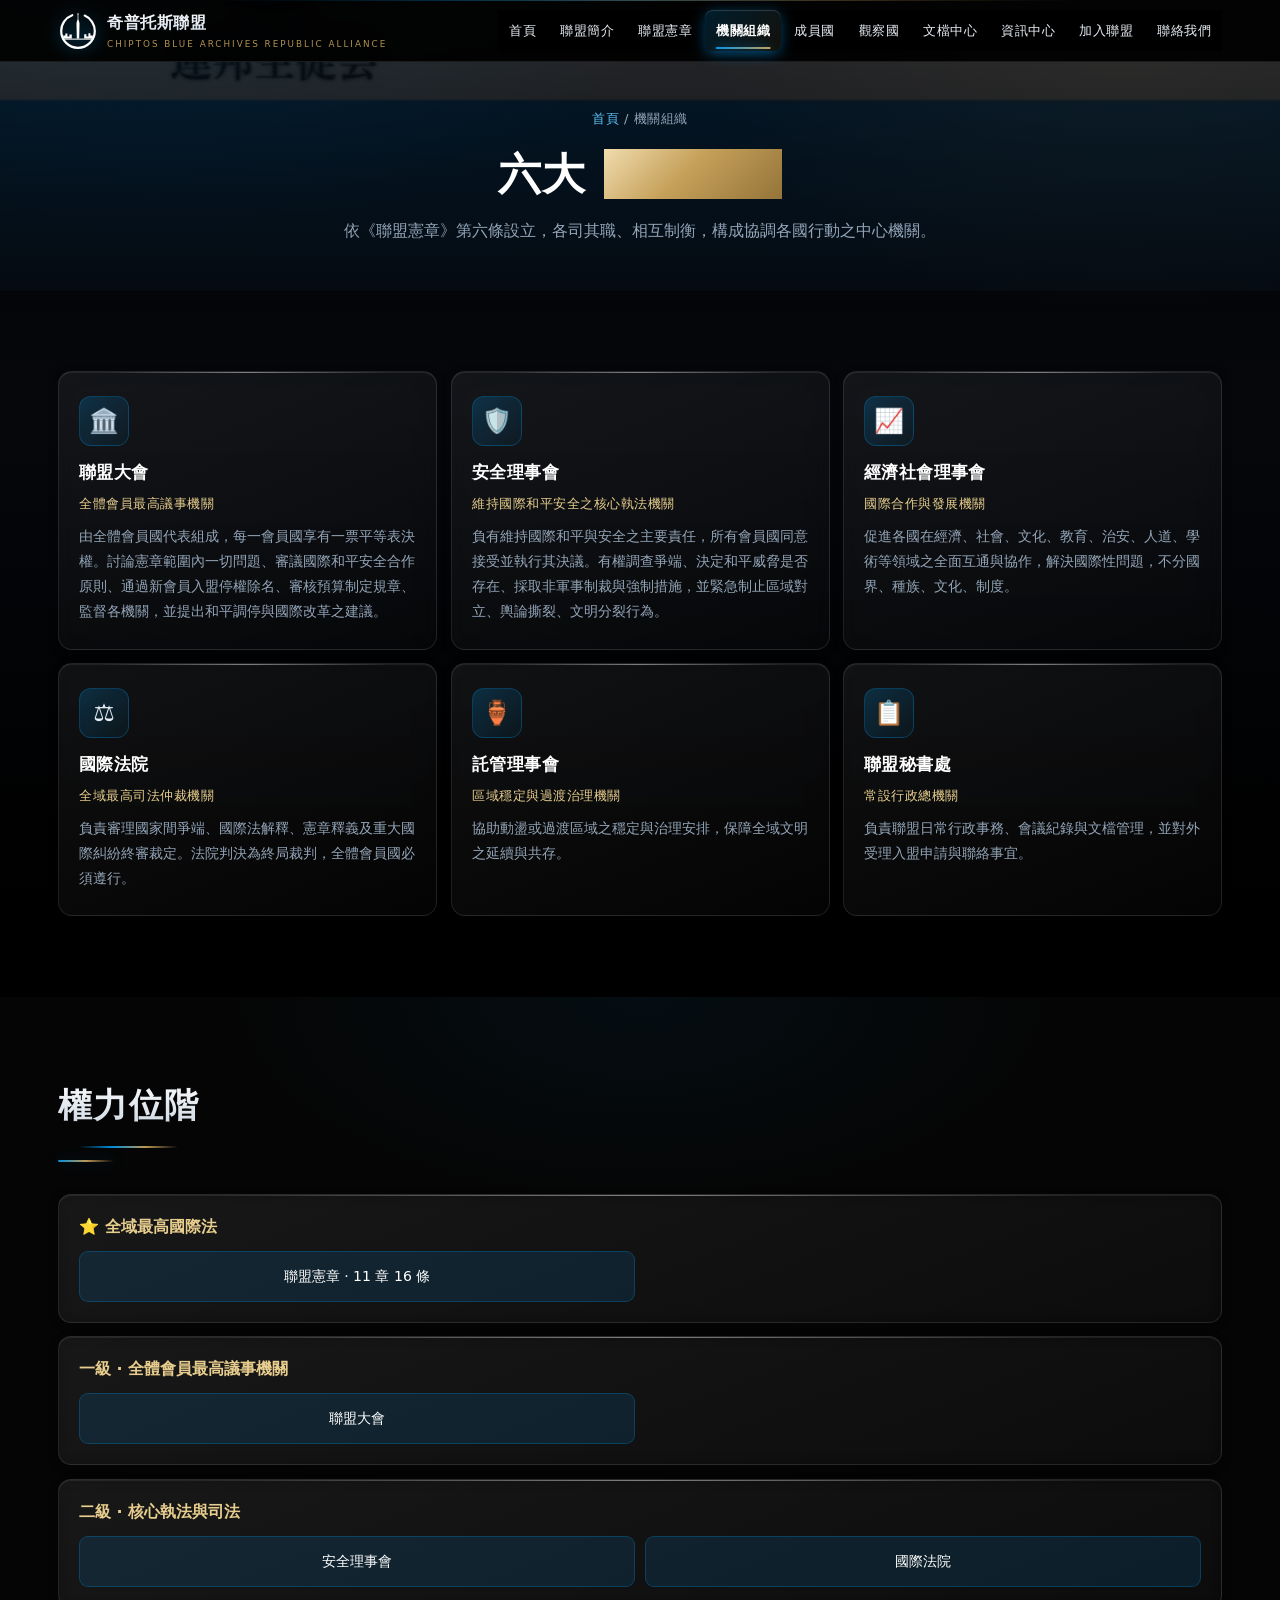
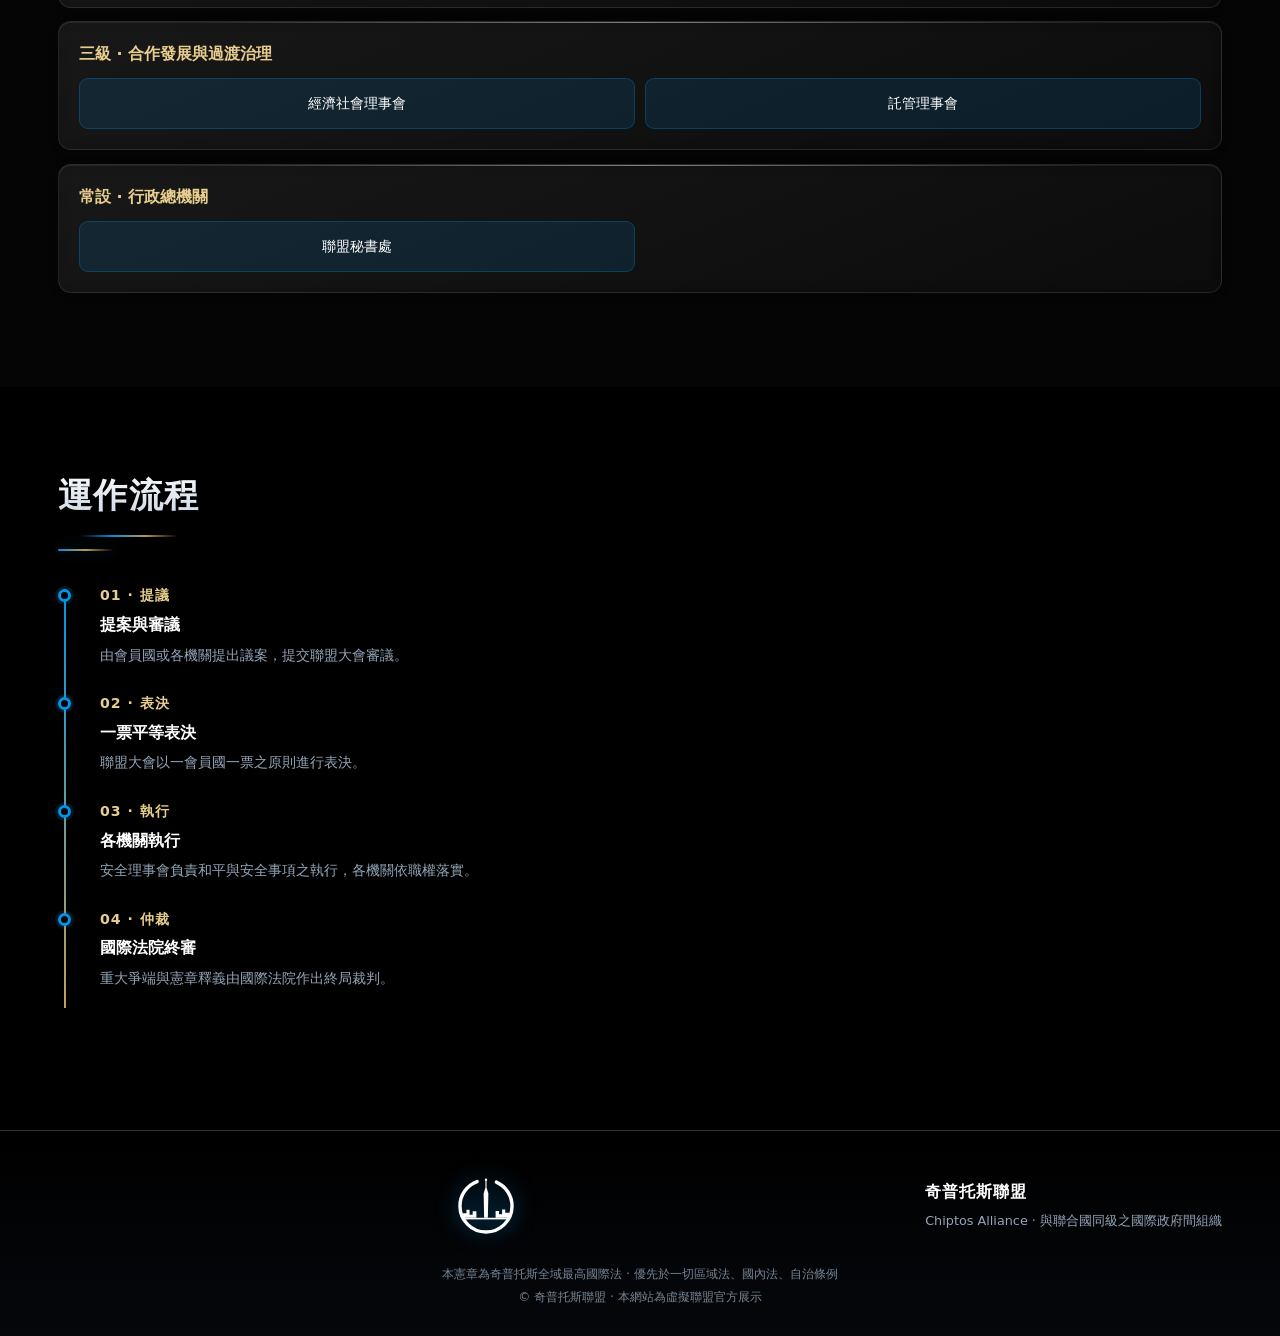
<file: structure.html>
<!DOCTYPE html>
<html lang="zh-Hant">
<head>
<meta charset="UTF-8">
<meta name="viewport" content="width=device-width, initial-scale=1.0, viewport-fit=cover">
<meta name="theme-color" content="#080b11">
<meta name="description" content="奇普托斯聯盟官方網站 · 與聯合國同級之國際政府間組織">
<title>機關組織 | 奇普托斯聯盟</title>
<link rel="icon" type="image/svg+xml" href="[data-uri]">
<style>
:root{--badge:url("[data-uri]");--flag:url("[data-uri]");}
/* =====================================================================
   奇普托斯聯盟 · CA
   移動優先 (Mobile-First) 響應式樣式
   配色：白 / 蔚藍 / 玄黑 三色體系 + 鎏金點綴
   ===================================================================== */

:root{
  --white:#f5f8fb;
  --blue:#0094e6;
  --blue-lt:#5fc0f5;
  --blue-dk:#0066a0;
  --ink:#080b11;
  --ink2:#10161f;
  --ink3:#161d28;
  --gold:#c5a059;
  --gold-lt:#e8ce8e;
  --text:#e8eef5;
  --muted:#93a5b8;
  --line:rgba(255,255,255,.09);
  --line-blue:rgba(0,148,230,.3);
  --nav-h:62px;
  --ease:cubic-bezier(.22,.68,.35,1);
}

/* ---------- 基礎重置（移動優先） ---------- */
*,*::before,*::after{margin:0;padding:0;box-sizing:border-box}
html{
  scroll-behavior:smooth;
  scroll-padding-top:calc(var(--nav-h) + 12px);
  -webkit-text-size-adjust:100%;      /* 防止 iOS 橫屏字體放大 */
  text-size-adjust:100%;
}
body{
  font-family:"Noto Sans TC","PingFang TC","Microsoft JhengHei",system-ui,-apple-system,"Helvetica Neue",sans-serif;
  background:var(--ink);
  color:var(--text);
  line-height:1.75;
  font-size:16px;                      /* 手機基準字號 */
  overflow-x:hidden;                   /* 防止橫向溢出 */
  -webkit-font-smoothing:antialiased;
  word-wrap:break-word;
  overflow-wrap:break-word;            /* 長國名/長單詞強制換行 */
}
img{max-width:100%;height:auto;display:block;border:0}
a{color:inherit;text-decoration:none;-webkit-tap-highlight-color:transparent}
button,input,select,textarea{font-family:inherit;font-size:16px} /* iOS 防止 zoom */
ul,ol{list-style:none}
:focus-visible{outline:2px solid var(--blue-lt);outline-offset:2px}
::selection{background:var(--blue);color:#fff}

/* 滾動條（桌面） */
::-webkit-scrollbar{width:8px;height:8px}
::-webkit-scrollbar-track{background:var(--ink)}
::-webkit-scrollbar-thumb{background:linear-gradient(var(--blue),var(--blue-dk));border-radius:4px}

/* ---------- 背景層 ---------- */
body::before{
  content:"";position:fixed;inset:0;z-index:-2;pointer-events:none;
  background:
    radial-gradient(900px 520px at 12% -8%, rgba(0,148,230,.30), transparent 60%),
    radial-gradient(760px 460px at 88% 6%, rgba(197,160,89,.15), transparent 56%),
    linear-gradient(180deg,#070a0f 0%,#0a0e15 45%,#06080c 100%);
}
body::after{
  content:"";position:fixed;inset:0;z-index:-1;pointer-events:none;
  background-image:
    linear-gradient(rgba(255,255,255,.035) 1px,transparent 1px),
    linear-gradient(90deg,rgba(255,255,255,.035) 1px,transparent 1px);
  background-size:48px 48px;
  -webkit-mask-image:radial-gradient(circle at 50% 28%,#000 0%,transparent 72%);
  mask-image:radial-gradient(circle at 50% 28%,#000 0%,transparent 72%);
}

/* ---------- 進度條 ---------- */
#progress{
  position:fixed;top:0;left:0;height:3px;width:0;z-index:9999;
  background:linear-gradient(90deg,var(--blue),var(--gold));
  box-shadow:0 0 10px rgba(0,148,230,.8);
}

/* =====================================================================
   頁首 / 導航（移動優先：漢堡選單）
   ===================================================================== */
.site-header{
  position:fixed;top:0;left:0;right:0;z-index:1000;height:var(--nav-h);
  background:rgba(8,11,17,.82);
  -webkit-backdrop-filter:blur(14px);backdrop-filter:blur(14px);
  border-bottom:1px solid var(--line);
  transition:box-shadow .35s var(--ease),border-color .35s var(--ease);
}
.site-header.scrolled{
  border-bottom-color:var(--line-blue);
  box-shadow:0 4px 26px rgba(0,0,0,.55);
}
.header-inner{
  max-width:1180px;margin:0 auto;height:100%;
  padding:0 14px;
  display:flex;align-items:center;justify-content:space-between;gap:10px;
}
.brand{display:flex;align-items:center;gap:9px;min-width:0;flex:1}
.brand img{
  width:36px;height:36px;flex:none;border-radius:50%;
  filter:drop-shadow(0 0 8px rgba(0,148,230,.55));
}
.brand-text{display:flex;flex-direction:column;min-width:0}
.brand-cn{
  font-size:.98rem;font-weight:800;color:#fff;letter-spacing:.5px;
  white-space:nowrap;overflow:hidden;text-overflow:ellipsis;
}
.brand-en{
  font-size:.55rem;color:var(--gold);letter-spacing:1.2px;
  white-space:nowrap;overflow:hidden;text-overflow:ellipsis;
}
/* 漢堡按鈕：44px 觸控區 */
.nav-toggle{
  flex:none;width:44px;height:44px;display:flex;align-items:center;justify-content:center;
  background:rgba(0,148,230,.12);border:1px solid var(--line-blue);border-radius:9px;
  color:var(--blue-lt);font-size:1.15rem;cursor:pointer;transition:.25s;
}
.nav-toggle:hover{background:rgba(0,148,230,.24)}
.nav-toggle:active{transform:scale(.94)}

/* 導航列：手機為全屏下拉面板 */
.main-nav{
  position:fixed;top:var(--nav-h);left:0;right:0;
  max-height:calc(100vh - var(--nav-h));overflow-y:auto;
  -webkit-overflow-scrolling:touch;
  background:rgba(8,11,17,.985);
  -webkit-backdrop-filter:blur(16px);backdrop-filter:blur(16px);
  border-bottom:1px solid var(--line-blue);
  padding:8px 12px 16px;
  transform:translateY(-102%);opacity:0;visibility:hidden;
  transition:transform .36s var(--ease),opacity .28s var(--ease),visibility .28s;
  box-shadow:0 18px 40px rgba(0,0,0,.6);
}
.main-nav.open{transform:translateY(0);opacity:1;visibility:visible}
.main-nav a{
  display:block;padding:13px 14px;border-radius:9px;
  font-size:.94rem;color:var(--text);letter-spacing:.5px;
  border-left:2px solid transparent;transition:.22s;
}
.main-nav a:hover,.main-nav a:focus{
  background:rgba(0,148,230,.15);color:#fff;border-left-color:var(--blue);
}
.main-nav a.active{
  background:linear-gradient(135deg,var(--blue),var(--blue-dk));
  color:#fff;font-weight:700;border-left-color:var(--gold);
  box-shadow:0 3px 12px rgba(0,148,230,.4);
}
/* 選單遮罩 */
.nav-mask{
  position:fixed;inset:0;top:var(--nav-h);z-index:998;
  background:rgba(0,0,0,.55);opacity:0;visibility:hidden;transition:.3s;
}
.nav-mask.show{opacity:1;visibility:visible}

/* =====================================================================
   首頁 Hero
   ===================================================================== */
.hero{
  position:relative;min-height:100svh;   /* svh 解決手機瀏覽器網址列跳動 */
  min-height:100vh;                      /* 回退 */
  display:flex;align-items:center;justify-content:center;
  padding:calc(var(--nav-h) + 40px) 18px 70px;
  overflow:hidden;text-align:center;
}
.hero-flag{
  position:absolute;inset:0;z-index:0;
  background:var(--flag) center/cover no-repeat;
  opacity:.14;
  filter:saturate(1.1);
}
.hero-veil{
  position:absolute;inset:0;z-index:1;
  background:linear-gradient(180deg,rgba(8,11,17,.55) 0%,rgba(8,11,17,.90) 100%);
}
.hero-content{position:relative;z-index:2;max-width:900px;width:100%}
.hero-badge{
  display:inline-block;margin-bottom:18px;padding:7px 16px;border-radius:999px;
  font-size:.72rem;letter-spacing:2px;color:var(--blue-lt);
  background:rgba(0,148,230,.12);border:1px solid var(--line-blue);
}
.hero-logo{
  width:96px;height:96px;margin:0 auto 20px;
  filter:drop-shadow(0 0 26px rgba(0,148,230,.6));
  animation:floaty 4.5s ease-in-out infinite;
}
@keyframes floaty{0%,100%{transform:translateY(0)}50%{transform:translateY(-9px)}}
.hero-title{
  font-size:clamp(1.55rem,7.2vw,3.9rem);   /* 手機不過大 */
  font-weight:900;color:#fff;line-height:1.28;letter-spacing:1px;
}
.gold-gradient{
  background:linear-gradient(100deg,var(--blue-lt),var(--gold-lt),var(--blue-lt));
  -webkit-background-clip:text;background-clip:text;color:transparent;
}
.hero-sub{
  margin-top:14px;font-size:clamp(.7rem,3vw,.95rem);
  color:var(--gold);letter-spacing:2.5px;
}
.hero-desc{
  margin-top:18px;font-size:clamp(.86rem,3.6vw,1.02rem);
  color:var(--muted);max-width:620px;margin-left:auto;margin-right:auto;
}
.hero-actions{
  margin-top:30px;display:flex;flex-direction:column;gap:11px;align-items:stretch;
}
.scroll-hint{
  position:absolute;bottom:20px;left:50%;transform:translateX(-50%);z-index:2;
  color:var(--muted);font-size:.74rem;letter-spacing:2px;
  animation:bob 2.1s ease-in-out infinite;
}
@keyframes bob{0%,100%{transform:translate(-50%,0);opacity:.55}50%{transform:translate(-50%,7px);opacity:1}}

/* ---------- 按鈕 ---------- */
.btn{
  display:inline-flex;align-items:center;justify-content:center;gap:8px;
  padding:14px 26px;border-radius:10px;font-size:.9rem;font-weight:700;
  letter-spacing:1px;transition:.3s var(--ease);border:1px solid transparent;
  min-height:48px;                      /* 觸控友好 */
}
.btn-primary{
  background:linear-gradient(135deg,var(--blue),var(--blue-dk));color:#fff;
  box-shadow:0 6px 22px rgba(0,148,230,.42);
}
.btn-primary:hover{transform:translateY(-2px);box-shadow:0 12px 30px rgba(0,148,230,.55)}
.btn-gold{
  background:linear-gradient(135deg,var(--gold),#9d7d3d);color:#181206;
  box-shadow:0 6px 22px rgba(197,160,89,.4);
}
.btn-gold:hover{transform:translateY(-2px)}
.btn-ghost{
  color:#fff;border-color:rgba(255,255,255,.28);background:rgba(255,255,255,.03);
}
.btn-ghost:hover{border-color:var(--blue);background:rgba(0,148,230,.14)}

/* =====================================================================
   通用區塊
   ===================================================================== */
.container{width:100%;max-width:1180px;margin:0 auto;padding:0 16px}
.section{padding:56px 0;position:relative}
.section-alt{background:linear-gradient(180deg,transparent,rgba(0,148,230,.045),transparent)}
.section-head{margin-bottom:32px}
.section-head h2{
  font-size:clamp(1.35rem,5.4vw,2.1rem);color:#fff;font-weight:900;letter-spacing:.5px;
}
.section-head .muted{margin-top:8px;font-size:.88rem}
.section-link{display:inline-block;margin-top:10px;color:var(--blue-lt);font-size:.86rem}
.rule{width:56px;height:3px;margin-top:12px;background:linear-gradient(90deg,var(--blue),var(--gold));border-radius:2px}
.muted{color:var(--muted)}
.gold{color:var(--gold-lt)}

/* 分頁 Hero */
.page-hero{
  position:relative;padding:calc(var(--nav-h) + 46px) 0 46px;text-align:center;overflow:hidden;
}
.page-hero .hero-bg{
  position:absolute;inset:0;z-index:0;
  background:var(--flag) center/cover no-repeat;opacity:.10;
}
.page-hero .hero-bg::after{
  content:"";position:absolute;inset:0;
  background:linear-gradient(180deg,rgba(8,11,17,.7),rgba(8,11,17,.95));
}
.page-hero .container{position:relative;z-index:1}
.page-hero h1{
  font-size:clamp(1.5rem,6.4vw,2.7rem);color:#fff;font-weight:900;letter-spacing:.5px;line-height:1.3;
}
.page-hero .hero-desc{
  margin-top:14px;color:var(--muted);font-size:clamp(.84rem,3.5vw,.98rem);
  max-width:660px;margin-left:auto;margin-right:auto;
}
.breadcrumb{
  font-size:.78rem;color:var(--muted);margin-bottom:14px;letter-spacing:.5px;
}
.breadcrumb a{color:var(--blue-lt)}

/* ---------- 統計 ---------- */
.stats{
  display:grid;grid-template-columns:repeat(2,1fr);gap:12px;   /* 手機 2 欄 */
}
.stat{
  background:linear-gradient(160deg,rgba(255,255,255,.055),rgba(255,255,255,.012));
  border:1px solid var(--line);border-radius:13px;padding:22px 12px;text-align:center;
  position:relative;overflow:hidden;transition:.35s var(--ease);
}
.stat::before{
  content:"";position:absolute;top:0;left:0;right:0;height:3px;
  background:linear-gradient(90deg,var(--blue),var(--gold));
}
.stat:hover{transform:translateY(-4px);border-color:var(--line-blue)}
.stat-num{
  display:block;font-size:clamp(1.7rem,8vw,2.5rem);font-weight:900;
  color:var(--blue-lt);line-height:1.1;
}
.stat-label{display:block;margin-top:7px;font-size:.78rem;color:var(--muted);letter-spacing:.5px}

/* ---------- 網格（自動適配，手機單欄） ---------- */
.grid-2,.grid-3,.grid-4{
  display:grid;gap:14px;grid-template-columns:1fr;   /* 手機：單欄 */
}

/* ---------- 資訊卡 ---------- */
.info-card{
  background:linear-gradient(165deg,rgba(255,255,255,.055),rgba(255,255,255,.012));
  border:1px solid var(--line);border-radius:14px;padding:24px 20px;
  transition:.35s var(--ease);
}
.info-card:hover{transform:translateY(-5px);border-color:var(--line-blue);box-shadow:0 14px 34px rgba(0,0,0,.42)}
.info-icon{
  width:50px;height:50px;border-radius:12px;display:flex;align-items:center;justify-content:center;
  font-size:1.5rem;margin-bottom:14px;
  background:linear-gradient(135deg,rgba(0,148,230,.22),rgba(0,148,230,.05));
  border:1px solid var(--line-blue);
}
.info-card h4{color:#fff;font-size:1.06rem;margin-bottom:8px;line-height:1.5}
.info-card p{font-size:.9rem}

/* ---------- 快速入口卡 ---------- */
.entry-card{
  display:flex;align-items:center;gap:16px;padding:20px;border-radius:13px;
  background:linear-gradient(150deg,rgba(0,148,230,.12),rgba(255,255,255,.02));
  border:1px solid var(--line-blue);transition:.3s var(--ease);
}
.entry-card:hover{transform:translateY(-4px);border-color:var(--gold);background:linear-gradient(150deg,rgba(197,160,89,.16),rgba(255,255,255,.03))}
.entry-num{
  flex:none;width:44px;height:44px;border-radius:10px;display:flex;align-items:center;justify-content:center;
  background:linear-gradient(135deg,var(--blue),var(--blue-dk));color:#fff;font-weight:900;font-size:1rem;
}
.entry-card h4{color:#fff;font-size:1rem;margin-bottom:4px}
.entry-card p{font-size:.82rem}

/* =====================================================================
   成員國 / 觀察員（重點：完整顯示國名）
   ===================================================================== */
.filters{
  display:flex;gap:8px;flex-wrap:wrap;margin-bottom:24px;
  padding-bottom:4px;                    /* 允許內部換行 */
}
.filter-btn{
  padding:9px 16px;border-radius:999px;font-size:.82rem;cursor:pointer;
  background:rgba(255,255,255,.04);border:1px solid var(--line);color:var(--muted);
  transition:.25s;min-height:38px;white-space:nowrap;
}
.filter-btn:hover{color:#fff;border-color:var(--line-blue)}
.filter-btn:active{transform:scale(.95)}
.filter-btn.active{
  background:linear-gradient(135deg,var(--blue),var(--blue-dk));color:#fff;
  border-color:transparent;font-weight:700;box-shadow:0 3px 12px rgba(0,148,230,.4);
}

.member-grid{display:grid;grid-template-columns:1fr;gap:13px}   /* 手機單欄 */
.member-card{
  display:flex;align-items:center;gap:14px;padding:16px;border-radius:13px;
  background:linear-gradient(150deg,rgba(255,255,255,.05),rgba(255,255,255,.012));
  border:1px solid var(--line);transition:.3s var(--ease);
}
.member-card:hover{transform:translateY(-3px);border-color:var(--line-blue);background:linear-gradient(150deg,rgba(0,148,230,.13),rgba(255,255,255,.02))}
.member-flag{
  flex:none;width:46px;height:34px;border-radius:5px;
  box-shadow:0 2px 9px rgba(0,0,0,.45);border:1px solid rgba(255,255,255,.16);
}
.member-body{flex:1;min-width:0}   /* min-width:0 讓長國名正常換行 */
.member-no{
  display:inline-block;font-size:.68rem;color:var(--gold);letter-spacing:1.5px;font-weight:700;
}
.member-card h3{
  font-size:.98rem;color:#fff;font-weight:700;line-height:1.45;margin-top:2px;
  overflow-wrap:anywhere;               /* 長國名完整換行不截斷 */
}
.member-en{
  display:block;font-size:.72rem;color:var(--muted);margin-top:3px;letter-spacing:.4px;
  overflow-wrap:anywhere;
}
.badge{
  display:inline-block;margin-top:7px;padding:3px 10px;border-radius:999px;
  font-size:.68rem;letter-spacing:.6px;font-weight:700;
}
.badge-member{background:rgba(0,148,230,.18);color:var(--blue-lt);border:1px solid var(--line-blue)}
.badge-observer{background:rgba(197,160,89,.16);color:var(--gold-lt);border:1px solid rgba(197,160,89,.35)}

.empty-state{
  text-align:center;padding:40px 18px;color:var(--muted);font-size:.9rem;
  border:1px dashed var(--line);border-radius:13px;
}

/* 觀察員 */
.observer-list{display:grid;grid-template-columns:1fr;gap:14px}
.observer-item{
  display:flex;align-items:flex-start;gap:14px;padding:18px;border-radius:13px;
  background:linear-gradient(150deg,rgba(197,160,89,.09),rgba(255,255,255,.015));
  border:1px solid rgba(197,160,89,.22);transition:.3s var(--ease);
}
.observer-item:hover{transform:translateY(-3px);border-color:rgba(197,160,89,.5)}
.observer-flag{
  flex:none;width:46px;height:34px;border-radius:5px;
  box-shadow:0 2px 9px rgba(0,0,0,.45);border:1px solid rgba(255,255,255,.16);
}
.observer-body{flex:1;min-width:0}
.observer-head{display:flex;align-items:center;gap:10px;flex-wrap:wrap}
.observer-head h3{font-size:1rem;color:#fff;font-weight:700;line-height:1.45;overflow-wrap:anywhere}
.observer-body .member-en{display:block;margin-top:4px}
.observer-body p{font-size:.85rem;margin-top:8px}

.notice-card{
  margin-top:26px;padding:20px;border-radius:13px;
  background:rgba(0,148,230,.09);border:1px solid var(--line-blue);
}
.notice-card h4{color:var(--blue-lt);font-size:1rem;margin-bottom:8px}
.notice-card p{font-size:.87rem}
.notice-card a{color:var(--gold-lt);text-decoration:underline}

/* =====================================================================
   憲章條文
   ===================================================================== */
.charter-wrap{display:grid;grid-template-columns:1fr;gap:26px}  /* 手機單欄 */
.toc{
  position:static;background:rgba(255,255,255,.03);border:1px solid var(--line);
  border-radius:13px;padding:16px 13px;
}
.toc-title{
  color:var(--gold);font-weight:800;letter-spacing:2px;font-size:.82rem;
  padding-bottom:11px;border-bottom:1px solid var(--line);margin-bottom:10px;
}
.toc-links{display:flex;flex-direction:column;gap:2px}
.toc a{
  display:block;color:var(--muted);font-size:.82rem;padding:9px 11px;border-radius:7px;
  transition:.22s;border-left:2px solid transparent;line-height:1.5;
}
.toc a:hover{color:#fff;background:rgba(0,148,230,.12)}
.toc a.on{color:var(--blue-lt);border-left-color:var(--blue);background:rgba(0,148,230,.15);font-weight:700}

.article{
  background:rgba(255,255,255,.025);border:1px solid var(--line);border-radius:14px;
  padding:24px 20px;margin-bottom:18px;scroll-margin-top:calc(var(--nav-h) + 16px);
  transition:.4s var(--ease);
}
.article.on{border-color:rgba(197,160,89,.45);box-shadow:0 10px 32px rgba(0,0,0,.4)}
.art-head{display:flex;align-items:center;gap:12px;margin-bottom:16px;flex-wrap:wrap}
.art-no{
  flex:none;width:42px;height:42px;border-radius:10px;
  background:linear-gradient(135deg,var(--gold),#9d7d3d);color:#181206;
  font-weight:900;font-size:1rem;display:flex;align-items:center;justify-content:center;
  box-shadow:0 3px 12px rgba(197,160,89,.4);
}
.art-title{font-size:1.16rem;color:#fff;font-weight:800;line-height:1.45;overflow-wrap:anywhere}
.art-body{color:#d3dee9;font-size:.93rem}
.art-body ol,.art-body ul{padding-left:20px;margin-top:10px}
.art-body li{margin:9px 0;padding-left:5px;line-height:1.8}
.art-body strong{color:var(--blue-lt)}
.art-body p+p{margin-top:12px}
.preamble{background:linear-gradient(135deg,rgba(0,148,230,.13),rgba(197,160,89,.06));border-color:var(--line-blue)}
.covenant{
  background:linear-gradient(160deg,rgba(197,160,89,.15),rgba(0,148,230,.06));
  border:1px solid rgba(197,160,89,.45);text-align:center;padding:38px 22px;
}
.covenant .seal{font-size:2.6rem;margin-bottom:12px}
.covenant h3{color:var(--gold-lt);font-size:1.35rem;letter-spacing:1.5px;line-height:1.5}
.covenant p{color:#dde8f2;margin-top:14px;font-size:1rem;line-height:2}

/* =====================================================================
   組織架構 / 時間軸
   ===================================================================== */
.org-tier{
  border:1px solid var(--line);border-radius:13px;padding:20px;margin-bottom:14px;
  background:linear-gradient(150deg,rgba(255,255,255,.04),rgba(255,255,255,.01));
}
.org-tier.lead{
  border-color:rgba(197,160,89,.5);
  background:linear-gradient(150deg,rgba(197,160,89,.14),rgba(0,148,230,.05));
}
.org-tier h4{color:var(--gold-lt);margin-bottom:12px;font-size:1rem;line-height:1.5}
.org-nodes{display:grid;grid-template-columns:1fr;gap:10px}
.org-node{
  padding:12px 14px;border-radius:9px;text-align:center;font-size:.88rem;
  background:rgba(0,148,230,.13);border:1px solid var(--line-blue);color:#fff;
}

.timeline{position:relative;padding-left:24px}
.timeline::before{
  content:"";position:absolute;left:6px;top:6px;bottom:6px;width:2px;
  background:linear-gradient(var(--blue),var(--gold));
}
.tl-item{position:relative;padding:0 0 24px 18px}
.tl-item::before{
  content:"";position:absolute;left:-24px;top:6px;width:13px;height:13px;border-radius:50%;
  background:var(--ink);border:3px solid var(--blue);box-shadow:0 0 0 3px rgba(0,148,230,.15);
}
.tl-year{color:var(--gold-lt);font-weight:800;font-size:.88rem;letter-spacing:1px}
.tl-item h4{color:#fff;margin:5px 0;font-size:1.02rem;line-height:1.5;overflow-wrap:anywhere}
.tl-item p{color:var(--muted);font-size:.88rem}

/* =====================================================================
   新聞 / 文檔
   ===================================================================== */
.news-list{display:grid;gap:12px}
.news-row{
  display:flex;flex-direction:column;gap:8px;padding:18px;border-radius:12px;
  background:rgba(255,255,255,.028);border:1px solid var(--line);transition:.3s var(--ease);
}
.news-row:hover{transform:translateY(-3px);border-color:var(--line-blue);background:rgba(0,148,230,.08)}
.news-date{font-size:.74rem;color:var(--gold);letter-spacing:1px;font-weight:700}
.news-tag{
  align-self:flex-start;padding:3px 10px;border-radius:999px;font-size:.68rem;font-weight:700;
}
.tag-meeting{background:rgba(0,148,230,.2);color:var(--blue-lt)}
.tag-member{background:rgba(197,160,89,.18);color:var(--gold-lt)}
.tag-charter{background:rgba(255,255,255,.09);color:var(--muted)}
.news-title{color:#fff;font-size:.95rem;line-height:1.6;overflow-wrap:anywhere}

.doc-group{margin-bottom:34px}
.doc-group h3{
  color:var(--gold-lt);font-size:1.05rem;margin-bottom:14px;
  padding-left:11px;border-left:3px solid var(--gold);line-height:1.5;
}
.doc-card{
  display:flex;align-items:center;gap:13px;padding:16px;border-radius:11px;
  background:rgba(255,255,255,.03);border:1px solid var(--line);transition:.3s var(--ease);
  margin-bottom:10px;
}
.doc-card:hover{border-color:var(--blue);background:rgba(0,148,230,.1);transform:translateX(4px)}
.doc-tag{
  flex:none;padding:4px 10px;border-radius:6px;font-size:.68rem;font-weight:700;letter-spacing:.6px;
}
.doc-tag.core{background:linear-gradient(135deg,var(--gold),#9d7d3d);color:#181206}
.doc-tag.rule{background:rgba(0,148,230,.2);color:var(--blue-lt);border:1px solid var(--line-blue)}
.doc-tag.doc{background:rgba(255,255,255,.08);color:var(--muted)}
.doc-text{flex:1;min-width:0}
.doc-text b{display:block;color:#fff;font-size:.95rem;line-height:1.5;overflow-wrap:anywhere}
.doc-text span{font-size:.8rem;color:var(--muted)}
.doc-arrow{color:var(--muted);font-size:1.2rem;flex:none}

/* =====================================================================
   表單
   ===================================================================== */
.form-wrap{
  background:rgba(255,255,255,.03);border:1px solid var(--line);
  border-radius:15px;padding:24px 18px;
}
.form-row{display:grid;grid-template-columns:1fr;gap:0}
.fgroup{margin-bottom:16px}
.fgroup label{display:block;margin-bottom:7px;color:var(--muted);font-size:.85rem;letter-spacing:.4px}
.fgroup label i{color:var(--gold);font-style:normal}
.fgroup input,.fgroup select,.fgroup textarea{
  width:100%;padding:13px 14px;border-radius:9px;
  background:rgba(0,0,0,.32);border:1px solid rgba(255,255,255,.13);
  color:#fff;font-size:16px;transition:.25s;min-height:48px;   /* 16px 防 iOS zoom */
}
.fgroup input:focus,.fgroup select:focus,.fgroup textarea:focus{
  outline:none;border-color:var(--blue);box-shadow:0 0 0 3px rgba(0,148,230,.18);
}
.fgroup textarea{min-height:120px;resize:vertical;line-height:1.7}
.fgroup select{
  -webkit-appearance:none;appearance:none;
  background-image:url("data:image/svg+xml;utf8,<svg xmlns='http://www.w3.org/2000/svg' width='13' height='13' fill='%235fc0f5'><path d='M3 5l3.5 3.5L10 5z'/></svg>");
  background-repeat:no-repeat;background-position:right 14px center;padding-right:38px;
}
.form-note{margin-top:12px;font-size:.8rem;color:var(--muted);text-align:center}

/* ---------- 聯絡卡 ---------- */
.contact-grid{display:grid;grid-template-columns:1fr;gap:13px}
.contact-card{
  padding:22px;border-radius:13px;background:rgba(255,255,255,.03);
  border:1px solid var(--line);transition:.3s var(--ease);
}
.contact-card:hover{border-color:var(--line-blue);transform:translateY(-4px)}
.contact-card h4{color:var(--blue-lt);margin-bottom:8px;font-size:1.02rem;line-height:1.5}
.contact-card p{font-size:.88rem}

/* =====================================================================
   旗幟橫幅
   ===================================================================== */
.flag-banner{
  position:relative;border-radius:14px;overflow:hidden;
  border:1px solid var(--line);box-shadow:0 16px 44px rgba(0,0,0,.5);
}
.flag-banner img{width:100%;opacity:.92}
.flag-cap{
  position:absolute;bottom:0;left:0;right:0;padding:12px 16px;
  background:linear-gradient(0deg,rgba(0,0,0,.88),transparent);
  color:var(--gold-lt);font-size:.78rem;letter-spacing:.8px;line-height:1.6;
}

/* =====================================================================
   頁尾
   ===================================================================== */
.site-footer{
  background:#05070a;border-top:1px solid var(--line);
  padding:44px 0 26px;margin-top:36px;text-align:center;
}
.footer-brand{
  display:flex;flex-direction:column;align-items:center;gap:12px;margin-bottom:26px;
}
.footer-brand img{width:62px;height:62px;border-radius:50%;filter:drop-shadow(0 0 14px rgba(0,148,230,.5))}
.footer-brand h4{color:#fff;font-size:1.02rem;font-weight:800;line-height:1.5}
.footer-brand p{font-size:.8rem;margin-top:5px}
.footer-meta p{font-size:.76rem;color:var(--muted);line-height:1.9;opacity:.8}

/* =====================================================================
   入場動畫
   ===================================================================== */
.fade-in{opacity:0;transform:translateY(26px);transition:opacity .75s var(--ease),transform .75s var(--ease)}
.fade-in.in{opacity:1;transform:none}
@media (prefers-reduced-motion:reduce){
  .fade-in{opacity:1;transform:none;transition:none}
  .hero-logo,.scroll-hint{animation:none}
  html{scroll-behavior:auto}
}

/* =====================================================================
   📱 → 📲 斷點：小手機 → 平板 → 桌機（移動優先遞增）
   ===================================================================== */

/* ---- ≥400px：極小屏微調 ---- */
@media (min-width:400px){
  .stats{gap:14px}
  .hero-logo{width:110px;height:110px}
}

/* ---- ≥560px：大手機 / 小平板 ---- */
@media (min-width:560px){
  .container{padding:0 22px}
  .section{padding:64px 0}
  .hero{padding:calc(var(--nav-h) + 50px) 24px 76px}
  .hero-actions{flex-direction:row;justify-content:center;flex-wrap:wrap}
  .hero-actions .btn{flex:none}
  .grid-2{grid-template-columns:repeat(2,1fr)}
  .member-grid{grid-template-columns:repeat(2,1fr)}
  .observer-list{grid-template-columns:repeat(2,1fr)}
  .contact-grid{grid-template-columns:repeat(2,1fr)}
  .form-row{grid-template-columns:repeat(2,1fr);gap:0 16px}
  .org-nodes{grid-template-columns:repeat(2,1fr)}
  .news-row{flex-direction:row;align-items:center;gap:14px;flex-wrap:wrap}
  .news-title{flex:1;min-width:200px}
  .footer-brand{flex-direction:row;justify-content:center;text-align:left}
}

/* ---- ≥768px：平板 ---- */
@media (min-width:768px){
  body{font-size:16.5px}
  .container{padding:0 28px}
  .section{padding:76px 0}
  .stats{grid-template-columns:repeat(4,1fr)}
  .grid-3{grid-template-columns:repeat(2,1fr)}
  .member-grid{grid-template-columns:repeat(2,1fr)}
  .hero-title{font-size:clamp(2.4rem,5.4vw,3.6rem)}
  .hero-logo{width:128px;height:128px}
  .article{padding:30px 30px}
  .form-wrap{padding:32px}
  .covenant{padding:46px 34px}
  .toc{max-height:calc(100vh - var(--nav-h) - 40px);overflow-y:auto}
}

/* ---- ≥1024px：桌機 ---- */
@media (min-width:1024px){
  /* 桌機：導航常駐，隱藏漢堡 */
  .nav-toggle{display:none}
  .nav-mask{display:none}
  .main-nav{
    position:static;max-height:none;overflow:visible;
    display:flex;align-items:center;gap:2px;
    background:none;backdrop-filter:none;-webkit-backdrop-filter:none;
    border:none;padding:0;transform:none;opacity:1;visibility:visible;box-shadow:none;
  }
  .main-nav a{
    padding:9px 11px;font-size:.84rem;border-left:none;border-radius:8px;white-space:nowrap;
  }
  .main-nav a:hover{transform:translateY(-1px)}
  .brand img{width:40px;height:40px}
  .grid-3{grid-template-columns:repeat(3,1fr)}
  .grid-4{grid-template-columns:repeat(4,1fr)}
  .member-grid{grid-template-columns:repeat(3,1fr)}
  .observer-list{grid-template-columns:repeat(2,1fr)}
  .charter-wrap{grid-template-columns:250px 1fr;gap:38px;align-items:start}
  .toc{position:sticky;top:calc(var(--nav-h) + 18px)}
  .article{padding:34px 34px}
  .hero-title{font-size:clamp(2.8rem,4.6vw,4rem)}
  .hero-logo{width:140px;height:140px}
  .section{padding:88px 0}
}

/* ---- ≥1280px：大屏 ---- */
@media (min-width:1280px){
  .container{max-width:1220px}
  .member-grid{grid-template-columns:repeat(4,1fr)}
}

/* ---- 橫屏矮屏優化 ---- */
@media (max-height:520px) and (orientation:landscape){
  .hero{min-height:auto;padding:calc(var(--nav-h) + 26px) 20px 40px}
  .hero-logo{width:70px;height:70px;margin-bottom:12px}
  .scroll-hint{display:none}
  .main-nav{max-height:calc(100vh - var(--nav-h));}
}

/* ---- 列印 ---- */
@media print{
  body{background:#fff;color:#000}
  .site-header,.main-nav,.nav-toggle,.scroll-hint,#progress,.hero-flag,.hero-veil{display:none!important}
  .article,.info-card,.member-card{break-inside:avoid;border-color:#ccc}
  .fade-in{opacity:1;transform:none}
}

/* =====================================================================
   入盟申請回執卡（Web3Forms 提交結果）
   ===================================================================== */
.result-card{
  border-radius:15px;padding:24px 20px;margin-top:20px;
  animation:pop .45s var(--ease);
}
@keyframes pop{from{opacity:0;transform:translateY(14px)}to{opacity:1;transform:none}}
.result-ok{
  background:linear-gradient(150deg,rgba(0,148,230,.14),rgba(197,160,89,.07));
  border:1px solid rgba(0,148,230,.45);
  box-shadow:0 14px 40px rgba(0,0,0,.42);
}
.result-error{
  background:rgba(217,100,106,.10);
  border:1px solid rgba(217,100,106,.45);
}
.result-head{
  font-size:1.1rem;font-weight:800;color:#fff;margin-bottom:8px;line-height:1.5;
}
.result-ok .result-head{color:var(--blue-lt)}
.result-error .result-head{color:#f08a8f}
.result-sub{
  font-size:.85rem;color:var(--muted);line-height:1.8;margin-bottom:16px;
}
.result-table{
  width:100%;border-collapse:collapse;font-size:.86rem;
}
.result-table tr{border-bottom:1px solid rgba(255,255,255,.09)}
.result-table tr:last-child{border-bottom:none}
.result-table th{
  text-align:left;color:var(--muted);font-weight:600;
  padding:9px 10px 9px 0;white-space:nowrap;width:38%;vertical-align:top;
}
.result-table td{
  color:#fff;padding:9px 0;text-align:right;
  overflow-wrap:anywhere;line-height:1.6;
}
.result-table td.hl{
  color:var(--gold-lt);font-weight:800;letter-spacing:1px;
}
.status{
  display:inline-block;padding:3px 12px;border-radius:999px;font-size:.74rem;font-weight:700;
  background:rgba(197,160,89,.2);color:var(--gold-lt);border:1px solid rgba(197,160,89,.4);
}
.result-note{
  margin-top:16px;font-size:.82rem;color:var(--muted);line-height:1.85;
  padding-top:14px;border-top:1px solid rgba(255,255,255,.09);
}

@media (min-width:560px){
  .result-table th{width:30%}
  .result-card{padding:28px 26px}
}


/* ===== Base64 內嵌版 · CSS 變數復用，圖片零檔案 ===== */
.brand .emblem,.footer-brand .emblem,.hero-emblem{display:block;background-image:var(--badge);background-size:contain;background-position:center;background-repeat:no-repeat}
.brand .emblem{width:36px;height:36px;flex:none;filter:drop-shadow(0 0 8px rgba(0,148,230,.55))}
.footer-brand .emblem{width:62px;height:62px;margin:0 auto;filter:drop-shadow(0 0 14px rgba(0,148,230,.5))}
.hero-emblem{width:96px;height:96px;margin:0 auto 20px;filter:drop-shadow(0 0 26px rgba(0,148,230,.6));animation:floaty 4.5s ease-in-out infinite}
.flag-render{width:100%;aspect-ratio:16/9;background-image:var(--flag);background-size:cover;background-position:center;border-radius:14px;border:1px solid rgba(255,255,255,.14);box-shadow:0 16px 44px rgba(0,0,0,.5)}
@media(min-width:768px){.hero-emblem{width:140px;height:140px}.brand .emblem{width:40px;height:40px}}


/* =====================================================================
   v15 · 美觀增強（疊加於原有樣式之上，不破壞既有設計）
   ===================================================================== */

/* ---------- 1. 卡片質感：內高光 + 立體陰影 ---------- */
.info-card,.member-card,.observer-item,.article,.contact-card,.doc-card,
.entry-card,.quick-card,.org-tier,.form-wrap,.toc,.stat,.news-row{
  box-shadow:inset 0 1px 0 rgba(255,255,255,.07), 0 8px 26px rgba(0,0,0,.30);
}
.info-card:hover,.member-card:hover,.observer-item:hover,.doc-card:hover,
.entry-card:hover,.quick-card:hover,.contact-card:hover,.news-row:hover,.stat:hover{
  box-shadow:inset 0 1px 0 rgba(255,255,255,.12), 0 20px 46px rgba(0,148,230,.22);
  border-color:rgba(197,160,89,.48);
}

/* ---------- 2. 標題層次 ---------- */
.hero-title{letter-spacing:2px;line-height:1.30;text-shadow:0 4px 24px rgba(0,148,230,.30)}
.page-hero h1{letter-spacing:1.6px;line-height:1.35}
.section-head h2,.section-title{letter-spacing:1px}
.art-title,.info-card h4,.member-card h3,.observer-head h3{letter-spacing:.4px}

/* ---------- 3. 章節標題雙側裝飾線 ---------- */
.section-head h2,.section-title{position:relative;display:inline-block}
.section-head h2::after,.section-title::after{
  content:"";display:block;height:2px;margin:10px auto 0;width:70%;
  background:linear-gradient(90deg,transparent,rgba(0,148,230,.9),rgba(197,160,89,.9),transparent);
  border-radius:2px;
}

/* ---------- 4. 按鈕流光 ---------- */
.btn-primary,.btn-gold,.cta-btn{position:relative;overflow:hidden}
.btn-primary::after,.btn-gold::after,.cta-btn::after{
  content:"";position:absolute;top:0;left:-110%;width:60%;height:100%;
  background:linear-gradient(100deg,transparent,rgba(255,255,255,.30),transparent);
  animation:sheen 4.2s ease-in-out infinite;pointer-events:none;
}
@keyframes sheen{0%{left:-110%}55%{left:120%}100%{left:120%}}
@media(prefers-reduced-motion:reduce){
  .btn-primary::after,.btn-gold::after,.cta-btn::after{animation:none;display:none}
}

/* ---------- 5. 徽標光暈 ---------- */
.brand .emblem,.footer-brand .emblem{animation:breathe 5s ease-in-out infinite}
@keyframes breathe{
  0%,100%{filter:drop-shadow(0 0 8px rgba(0,148,230,.5))}
  50%{filter:drop-shadow(0 0 16px rgba(0,148,230,.85))}
}
@media(prefers-reduced-motion:reduce){.brand .emblem,.footer-brand .emblem{animation:none}}

/* ---------- 6. 分隔線漸變 ---------- */
.rule{height:2px;background:linear-gradient(90deg,rgba(0,148,230,.9),rgba(197,160,89,.9),transparent);border-radius:2px}

/* ---------- 7. 頁腳 ---------- */
.site-footer{border-top:1px solid rgba(197,160,89,.28);box-shadow:0 -10px 40px rgba(0,0,0,.35)}
.footer-brand h4{letter-spacing:1px}

/* ---------- 8. 導航當前項 ---------- */
.main-nav a.active{
  box-shadow:0 3px 14px rgba(0,148,230,.45), inset 0 1px 0 rgba(255,255,255,.15);
}

/* ---------- 9. 徽章 ---------- */
.badge-member,.badge-observer,.badge{
  box-shadow:0 2px 8px rgba(0,0,0,.28);
}
.hero-badge{letter-spacing:2.5px}

/* ---------- 10. 條文編號 ---------- */
.art-no{box-shadow:0 4px 14px rgba(197,160,89,.45), inset 0 1px 0 rgba(255,255,255,.35)}

/* ---------- 11. 首屏載入淡入 ---------- */
body{animation:pageIn .55s ease both}
@keyframes pageIn{from{opacity:0}to{opacity:1}}
@media(prefers-reduced-motion:reduce){body{animation:none}}

/* ---------- 12. 錨點區塊呼吸間距 ---------- */
.article+.article{margin-top:4px}

/* =====================================================================
   v17 · 玄黑主題（主體偏黑）
   ===================================================================== */
:root{
  --ink:#000000;
  --ink2:#06080c;
  --ink3:#0b0e14;
  --line:rgba(255,255,255,.10);
  --line-blue:rgba(0,148,230,.28);
}
body::before{
  background:
    radial-gradient(900px 520px at 12% -8%,rgba(0,148,230,.16),transparent 60%),
    radial-gradient(760px 460px at 88% 6%,rgba(197,160,89,.09),transparent 56%),
    linear-gradient(180deg,#000000,#05070b 45%,#000000)!important;
}
.site-header{background:rgba(0,0,0,.93)!important;border-bottom-color:rgba(255,255,255,.10)!important}
.nav-mask{background:rgba(0,0,0,.6)!important}
.main-nav{background:rgba(0,0,0,.96)!important;border-color:rgba(255,255,255,.08)!important}
.hero{background:radial-gradient(ellipse at center,#05070b 0%,#000000 72%)!important}
.hero-bg,.page-hero .hero-bg{opacity:.5!important}
.section-alt{background:rgba(255,255,255,.018)!important}
.site-footer{background:#000000!important;border-top-color:rgba(197,160,89,.24)!important}
.article,.info-card,.member-card,.observer-item,.doc-card,.entry-card,
.quick-card,.contact-card,.org-tier,.stat,.news-row,.form-wrap,.toc{
  background:rgba(255,255,255,.035)!important;
  border-color:rgba(255,255,255,.10)!important;
}
.article:hover,.info-card:hover,.member-card:hover,.observer-item:hover,
.doc-card:hover,.entry-card:hover,.quick-card:hover,.contact-card:hover,.news-row:hover,.stat:hover{
  background:rgba(255,255,255,.06)!important;
  border-color:rgba(197,160,89,.45)!important;
}
.flag-render{border-color:rgba(255,255,255,.16)!important}
/* =====================================================================
   v21 · 高級版視覺系統
   ===================================================================== */

/* ---------- 0. 基礎變數 ---------- */
:root{
  --gold-grad:linear-gradient(135deg,#f0dcae,#c5a059 46%,#94743a);
  --blue-grad:linear-gradient(135deg,#7fd2ff,#0094e6 52%,#005c94);
  --hair:rgba(255,255,255,.10);
  --hair-gold:rgba(197,160,89,.34);
  --sh-1:0 2px 10px rgba(0,0,0,.30);
  --sh-2:0 12px 34px rgba(0,0,0,.46);
  --sh-glow:0 16px 48px rgba(0,148,230,.26);
  --ease:cubic-bezier(.22,.68,.28,1);
}

/* ---------- 1. 字體渲染與基礎 ---------- */
html{
  -webkit-text-size-adjust:100%;
  scrollbar-color:#0094e6 #000;
  scrollbar-width:thin;
}
body{
  -webkit-font-smoothing:antialiased;
  -moz-osx-font-smoothing:grayscale;
  text-rendering:optimizeLegibility;
  font-feature-settings:"kern" 1;
}
::selection{background:rgba(197,160,89,.34);color:#fff}
a:focus-visible,button:focus-visible,input:focus-visible,
select:focus-visible,textarea:focus-visible,[tabindex]:focus-visible{
  outline:2px solid #0094e6;outline-offset:3px;border-radius:6px;
}

/* ---------- 2. 自訂捲軸 ---------- */
::-webkit-scrollbar{width:10px;height:10px}
::-webkit-scrollbar-track{background:#000}
::-webkit-scrollbar-thumb{
  background:linear-gradient(180deg,#0094e6,#c5a059);
  border-radius:8px;border:2px solid #000;
}
::-webkit-scrollbar-thumb:hover{background:linear-gradient(180deg,#7fd2ff,#e8ce8e)}
::-webkit-scrollbar-corner{background:#000}

/* ---------- 3. 進度條高級化 ---------- */
#progress{
  height:3px!important;
  background:linear-gradient(90deg,#0094e6,#5fc0f5 40%,#c5a059 75%,#f0dcae)!important;
  box-shadow:0 0 12px rgba(0,148,230,.85),0 0 26px rgba(197,160,89,.45);
}

/* ---------- 4. 導航高級化 ---------- */
.site-header{
  transition:background .4s var(--ease),box-shadow .4s var(--ease),border-color .4s;
}
.site-header.scrolled{
  box-shadow:0 10px 40px rgba(0,0,0,.65);
  border-bottom-color:rgba(197,160,89,.30)!important;
}
.brand-cn{
  background:linear-gradient(180deg,#ffffff,#cddaea);
  -webkit-background-clip:text;background-clip:text;
  -webkit-text-fill-color:transparent;
}
.brand-en{letter-spacing:2px!important;opacity:.9}
.main-nav a{
  position:relative;
  transition:color .3s var(--ease);
}
.main-nav a::after{
  content:"";position:absolute;left:50%;bottom:2px;
  width:0;height:2px;border-radius:2px;
  background:linear-gradient(90deg,#0094e6,#c5a059);
  transform:translateX(-50%);
  transition:width .35s var(--ease);
}
.main-nav a:hover::after,
.main-nav a:focus::after{width:62%}
.main-nav a.active::after{width:72%;box-shadow:0 0 10px rgba(0,148,230,.7)}
.main-nav a.active{
  background:linear-gradient(135deg,rgba(0,148,230,.20),rgba(197,160,89,.10));
}

/* ---------- 5. 卡片玻璃質感 + 3D 懸浮 ---------- */
.info-card,.article,.member-card,.observer-item,.doc-card,
.entry-card,.quick-card,.contact-card,.org-tier,.stat,.news-row{
  position:relative;overflow:hidden;
  background:linear-gradient(158deg,rgba(255,255,255,.062),rgba(255,255,255,.014))!important;
  border:1px solid var(--hair)!important;
  backdrop-filter:blur(10px);-webkit-backdrop-filter:blur(10px);
  box-shadow:var(--sh-1),inset 0 1px 0 rgba(255,255,255,.07);
  transition:transform .5s var(--ease),box-shadow .5s var(--ease),
             border-color .5s var(--ease),background .5s var(--ease);
  will-change:transform;
}
/* 頂部高光 */
.info-card::before,.article::before,.member-card::before,.observer-item::before,
.doc-card::before,.entry-card::before,.quick-card::before,.contact-card::before,
.org-tier::before,.stat::before,.news-row::before{
  content:"";position:absolute;left:12%;right:12%;top:0;height:1px;
  background:linear-gradient(90deg,transparent,rgba(255,255,255,.42),transparent);
  pointer-events:none;
}
/* 懸浮 */
.info-card:hover,.article:hover,.member-card:hover,.observer-item:hover,
.doc-card:hover,.entry-card:hover,.quick-card:hover,.contact-card:hover,
.org-tier:hover,.stat:hover,.news-row:hover{
  transform:translateY(-7px) scale(1.014);
  box-shadow:var(--sh-glow),inset 0 1px 0 rgba(255,255,255,.14)!important;
  border-color:var(--hair-gold)!important;
}
@media(hover:none){
  .info-card:hover,.article:hover,.member-card:hover,.observer-item:hover,
  .doc-card:hover,.entry-card:hover,.quick-card:hover,.contact-card:hover,
  .org-tier:hover,.stat:hover,.news-row:hover{transform:none}
}

/* ---------- 6. 標題層次 ---------- */
.section-head h2,.section-title{
  background:linear-gradient(180deg,#ffffff,#b9c8d8);
  -webkit-background-clip:text;background-clip:text;
  -webkit-text-fill-color:transparent;
  letter-spacing:1.4px!important;
}
.section-head h2::after,.section-title::after{
  background:linear-gradient(90deg,transparent,rgba(0,148,230,.95),
             rgba(197,160,89,.95),transparent)!important;
}
.gold,.gold-gradient{
  background:var(--gold-grad)!important;
  -webkit-background-clip:text;background-clip:text;
  -webkit-text-fill-color:transparent;
}

/* ---------- 7. 按鈕高級化 ---------- */
.btn{
  letter-spacing:.6px!important;
  transition:transform .35s var(--ease),box-shadow .35s var(--ease),
             filter .35s var(--ease),background .35s;
}
.btn:hover{filter:brightness(1.12)}
.btn:active{transform:translateY(1px) scale(.985)}
.btn-primary{box-shadow:0 8px 26px rgba(0,148,230,.42),inset 0 1px 0 rgba(255,255,255,.22)}
.btn-gold{box-shadow:0 8px 26px rgba(197,160,89,.38),inset 0 1px 0 rgba(255,255,255,.30)}
.btn-ghost:hover{border-color:var(--hair-gold)!important;background:rgba(255,255,255,.07)!important}

/* ---------- 8. 徽章 ---------- */
.badge,.badge-member,.badge-observer,.hero-badge,.doc-tag{
  backdrop-filter:blur(6px);
  border:1px solid rgba(255,255,255,.14);
  letter-spacing:.6px;
}
.badge-member{background:linear-gradient(135deg,rgba(0,148,230,.24),rgba(0,148,230,.08))!important}
.badge-observer{background:linear-gradient(135deg,rgba(197,160,89,.22),rgba(197,160,89,.06))!important}

/* ---------- 9. 章節編號立體 ---------- */
.art-no,.member-no{
  background:var(--gold-grad)!important;
  -webkit-background-clip:text;background-clip:text;
  -webkit-text-fill-color:transparent;
  letter-spacing:1px;
}
.art-no{
  position:relative;
  border:1px solid var(--hair-gold);
  background:linear-gradient(150deg,rgba(197,160,89,.24),rgba(0,148,230,.10))!important;
  -webkit-background-clip:border-box!important;background-clip:border-box!important;
  -webkit-text-fill-color:#e8ce8e;
  color:#e8ce8e;
  box-shadow:0 4px 14px rgba(0,0,0,.35),inset 0 1px 0 rgba(255,255,255,.16);
}

/* ---------- 10. 條文排版 ---------- */
.art-body{line-height:1.95!important}
.art-body p,.art-body li{color:#dbe4ee}
.art-title{letter-spacing:.8px!important;font-weight:700}
.art-body ol li,.art-body ul li{padding-left:6px}

/* ---------- 11. 分隔線 ---------- */
.rule,.section-head .rule{
  height:2px;
  background:linear-gradient(90deg,rgba(0,148,230,.95),rgba(197,160,89,.95),transparent)!important;
  box-shadow:0 0 14px rgba(0,148,230,.30);
}

/* ---------- 12. 麵包屑 ---------- */
.breadcrumb{font-size:.82rem;letter-spacing:.5px}
.breadcrumb a{transition:color .3s,text-shadow .3s}
.breadcrumb a:hover{color:#7fd2ff;text-shadow:0 0 12px rgba(0,148,230,.6)}

/* ---------- 13. 頁腳 ---------- */
.site-footer{
  background:linear-gradient(180deg,#000,#05070b)!important;
  border-top:1px solid rgba(197,160,89,.26)!important;
  box-shadow:0 -14px 46px rgba(0,0,0,.55);
}
.footer-brand .emblem{filter:drop-shadow(0 0 10px rgba(0,148,230,.55))}

/* ---------- 14. 旗幟渲染 ---------- */
.flag-render,.member-flag,.observer-flag{
  box-shadow:inset 0 0 0 1px rgba(255,255,255,.16),0 3px 12px rgba(0,0,0,.42)!important;
}

/* ---------- 15. 淡入錯峰 ---------- */
.fade-in{transition:opacity .7s var(--ease),transform .7s var(--ease)}
.fade-in:nth-child(1){transition-delay:0s}
.fade-in:nth-child(2){transition-delay:.06s}
.fade-in:nth-child(3){transition-delay:.12s}
.fade-in:nth-child(4){transition-delay:.18s}
.fade-in:nth-child(5){transition-delay:.24s}
.fade-in:nth-child(6){transition-delay:.30s}
.fade-in:nth-child(n+7){transition-delay:.36s}

/* ---------- 16. 容器與區塊呼吸 ---------- */
.section{padding-top:clamp(3rem,7vw,5rem)!important;padding-bottom:clamp(3rem,7vw,5rem)!important}
.section-alt{position:relative}
.section-alt::before{
  content:"";position:absolute;inset:0;pointer-events:none;
  background:radial-gradient(600px 300px at 50% 0%,rgba(0,148,230,.06),transparent 70%);
}

/* ---------- 17. 連結底線動畫 ---------- */
.footer-links a,.doc-text b,.quick-card h4{transition:color .3s var(--ease)}
a:not(.btn):not(.brand):not(.main-nav a):not(.doc-card):not(.quick-card){
  text-decoration:none;
}

/* ---------- 18. 輸入框（表單頁） ---------- */
input,select,textarea{
  transition:border-color .3s var(--ease),box-shadow .3s var(--ease),background .3s;
}
input:focus,select:focus,textarea:focus{
  border-color:rgba(0,148,230,.65)!important;
  box-shadow:0 0 0 3px rgba(0,148,230,.16),inset 0 1px 0 rgba(255,255,255,.08)!important;
}

/* ---------- 19. 提示卡 ---------- */
.notice{border-radius:12px;backdrop-filter:blur(8px)}

/* ---------- 20. 頂部細光帶 ---------- */
body::after{
  content:"";position:fixed;top:0;left:0;right:0;height:1px;z-index:9998;
  background:linear-gradient(90deg,transparent,rgba(0,148,230,.5),rgba(197,160,89,.5),transparent);
  pointer-events:none;
}
</style>
</head>
<body>
<div id="progress"></div>

<header class="site-header">
  <div class="container header-inner">
    <a href="index.html" class="brand">
      <span class="emblem"></span>
      <div class="brand-text">
        <span class="brand-cn">奇普托斯聯盟</span>
        <span class="brand-en">CHIPTOS BLUE ARCHIVES REPUBLIC ALLIANCE</span>
      </div>
    </a>
    <nav class="main-nav" id="mainNav">
      <a href="index.html">首頁</a>
      <a href="about.html">聯盟簡介</a>
      <a href="charter.html">聯盟憲章</a>
      <a href="structure.html" class="active">機關組織</a>
      <a href="members.html">成員國</a>
      <a href="observers.html">觀察國</a>
      <a href="documents.html">文檔中心</a>
      <a href="news.html">資訊中心</a>
      <a href="join.html">加入聯盟</a>
      <a href="contact.html">聯絡我們</a>
    </nav>
    <button class="nav-toggle" id="navToggle" aria-label="開啟選單" aria-expanded="false">☰</button>
  </div>
</header>
<div class="nav-mask" id="navMask"></div>

<section class="page-hero">
  <div class="hero-bg" aria-hidden="true"></div>
  <div class="container">
    <div class="breadcrumb"><a href="index.html">首頁</a> <span>/</span> <span>機關組織</span></div>
    <h1>六大 <span class="gold">主要機關</span></h1>
    <p class="hero-desc">依《聯盟憲章》第六條設立，各司其職、相互制衡，構成協調各國行動之中心機關。</p>
  </div>
</section>

<section class="section">
  <div class="container">
    <div class="grid-3">
      <div class="info-card fade-in"><div class="info-icon">🏛️</div><h4>聯盟大會</h4><p style="color:var(--gold-lt);font-size:.8rem;letter-spacing:.5px;margin-bottom:8px">全體會員最高議事機關</p><p class="muted">由全體會員國代表組成，每一會員國享有一票平等表決權。討論憲章範圍內一切問題、審議國際和平安全合作原則、通過新會員入盟停權除名、審核預算制定規章、監督各機關，並提出和平調停與國際改革之建議。</p></div>
      <div class="info-card fade-in"><div class="info-icon">🛡️</div><h4>安全理事會</h4><p style="color:var(--gold-lt);font-size:.8rem;letter-spacing:.5px;margin-bottom:8px">維持國際和平安全之核心執法機關</p><p class="muted">負有維持國際和平與安全之主要責任，所有會員國同意接受並執行其決議。有權調查爭端、決定和平威脅是否存在、採取非軍事制裁與強制措施，並緊急制止區域對立、輿論撕裂、文明分裂行為。</p></div>
      <div class="info-card fade-in"><div class="info-icon">📈</div><h4>經濟社會理事會</h4><p style="color:var(--gold-lt);font-size:.8rem;letter-spacing:.5px;margin-bottom:8px">國際合作與發展機關</p><p class="muted">促進各國在經濟、社會、文化、教育、治安、人道、學術等領域之全面互通與協作，解決國際性問題，不分國界、種族、文化、制度。</p></div>
      <div class="info-card fade-in"><div class="info-icon">⚖️</div><h4>國際法院</h4><p style="color:var(--gold-lt);font-size:.8rem;letter-spacing:.5px;margin-bottom:8px">全域最高司法仲裁機關</p><p class="muted">負責審理國家間爭端、國際法解釋、憲章釋義及重大國際糾紛終審裁定。法院判決為終局裁判，全體會員國必須遵行。</p></div>
      <div class="info-card fade-in"><div class="info-icon">🏺</div><h4>託管理事會</h4><p style="color:var(--gold-lt);font-size:.8rem;letter-spacing:.5px;margin-bottom:8px">區域穩定與過渡治理機關</p><p class="muted">協助動盪或過渡區域之穩定與治理安排，保障全域文明之延續與共存。</p></div>
      <div class="info-card fade-in"><div class="info-icon">📋</div><h4>聯盟秘書處</h4><p style="color:var(--gold-lt);font-size:.8rem;letter-spacing:.5px;margin-bottom:8px">常設行政總機關</p><p class="muted">負責聯盟日常行政事務、會議紀錄與文檔管理，並對外受理入盟申請與聯絡事宜。</p></div>
    </div>
  </div>
</section>

<section class="section section-alt">
  <div class="container">
    <div class="section-head fade-in"><h2>權力位階</h2><div class="rule"></div></div>
    <div class="org-tier lead fade-in"><h4>⭐ 全域最高國際法</h4><div class="org-nodes"><div class="org-node">聯盟憲章 · 11 章 16 條</div></div></div>
    <div class="org-tier fade-in"><h4>一級 · 全體會員最高議事機關</h4><div class="org-nodes"><div class="org-node">聯盟大會</div></div></div>
    <div class="org-tier fade-in"><h4>二級 · 核心執法與司法</h4><div class="org-nodes"><div class="org-node">安全理事會</div><div class="org-node">國際法院</div></div></div>
    <div class="org-tier fade-in"><h4>三級 · 合作發展與過渡治理</h4><div class="org-nodes"><div class="org-node">經濟社會理事會</div><div class="org-node">託管理事會</div></div></div>
    <div class="org-tier fade-in"><h4>常設 · 行政總機關</h4><div class="org-nodes"><div class="org-node">聯盟秘書處</div></div></div>
  </div>
</section>

<section class="section">
  <div class="container">
    <div class="section-head fade-in"><h2>運作流程</h2><div class="rule"></div></div>
    <div class="timeline">
      <div class="tl-item fade-in"><div class="tl-year">01 · 提議</div><h4>提案與審議</h4><p>由會員國或各機關提出議案，提交聯盟大會審議。</p></div>
      <div class="tl-item fade-in"><div class="tl-year">02 · 表決</div><h4>一票平等表決</h4><p>聯盟大會以一會員國一票之原則進行表決。</p></div>
      <div class="tl-item fade-in"><div class="tl-year">03 · 執行</div><h4>各機關執行</h4><p>安全理事會負責和平與安全事項之執行，各機關依職權落實。</p></div>
      <div class="tl-item fade-in"><div class="tl-year">04 · 仲裁</div><h4>國際法院終審</h4><p>重大爭端與憲章釋義由國際法院作出終局裁判。</p></div>
    </div>
  </div>
</section>

<footer class="site-footer">
  <div class="container">
    <div class="footer-brand">
      <span class="emblem"></span>
      <div>
        <h4>奇普托斯聯盟</h4>
        <p class="muted">Chiptos Alliance · 與聯合國同級之國際政府間組織</p>
      </div>
    </div>
    <div class="footer-meta">
      <p>本憲章為奇普托斯全域最高國際法 · 優先於一切區域法、國內法、自治條例</p>
      <p>© 奇普托斯聯盟 · 本網站為虛擬聯盟官方展示</p>
    </div>
  </div>
</footer>
<script>
/* =====================================================================
   奇普托斯聯盟 · CA 互動腳本
   ===================================================================== */
(function () {
  'use strict';

  /* ---------- 進度條 + 頁首陰影 ---------- */
  var bar = document.getElementById('progress');
  var hdr = document.querySelector('.site-header');
  function onScroll() {
    var h = document.documentElement.scrollHeight - window.innerHeight;
    if (bar) bar.style.width = (h > 0 ? (window.scrollY / h) * 100 : 0) + '%';
    if (hdr) hdr.classList.toggle('scrolled', window.scrollY > 30);
  }
  window.addEventListener('scroll', onScroll, { passive: true });
  window.addEventListener('resize', onScroll);
  onScroll();

  /* ---------- 行動選單（漢堡） ---------- */
  var toggle = document.getElementById('navToggle');
  var nav = document.getElementById('mainNav');
  var mask = document.getElementById('navMask');

  function closeNav() {
    if (!nav) return;
    nav.classList.remove('open');
    if (mask) mask.classList.remove('show');
    if (toggle) toggle.setAttribute('aria-expanded', 'false');
  }
  function openNav() {
    if (!nav) return;
    nav.classList.add('open');
    if (mask) mask.classList.add('show');
    if (toggle) toggle.setAttribute('aria-expanded', 'true');
  }
  if (toggle && nav) {
    toggle.addEventListener('click', function () {
      nav.classList.contains('open') ? closeNav() : openNav();
    });
    // 點擊導航連結自動收起
    nav.addEventListener('click', function (e) {
      if (e.target.tagName === 'A') closeNav();
    });
  }
  if (mask) mask.addEventListener('click', closeNav);
  // 視窗放大回桌機時重置
  window.addEventListener('resize', function () {
    if (window.innerWidth >= 1024) closeNav();
  });
  // ESC 關閉
  document.addEventListener('keydown', function (e) {
    if (e.key === 'Escape') closeNav();
  });

  /* ---------- 滾動淡入 ---------- */
  var fadeEls = document.querySelectorAll('.fade-in');
  if ('IntersectionObserver' in window && fadeEls.length) {
    var fio = new IntersectionObserver(function (entries) {
      entries.forEach(function (en) {
        if (en.isIntersecting) {
          en.target.classList.add('in');
          fio.unobserve(en.target);
        }
      });
    }, { threshold: 0.1, rootMargin: '0px 0px -30px 0px' });
    fadeEls.forEach(function (el) { fio.observe(el); });
  } else {
    fadeEls.forEach(function (el) { el.classList.add('in'); });
  }

  /* ---------- 數字滾動 ---------- */
  var counters = document.querySelectorAll('[data-count]');
  function runCount(el) {
    var target = parseInt(el.getAttribute('data-count'), 10) || 0;
    var dur = 1500, t0 = performance.now();
    function step(now) {
      var p = Math.min((now - t0) / dur, 1);
      var eased = 1 - Math.pow(1 - p, 3);
      el.textContent = Math.round(target * eased);
      if (p < 1) requestAnimationFrame(step);
      else el.textContent = target;
    }
    requestAnimationFrame(step);
  }
  if ('IntersectionObserver' in window && counters.length) {
    var cio = new IntersectionObserver(function (entries) {
      entries.forEach(function (en) {
        if (en.isIntersecting) { runCount(en.target); cio.unobserve(en.target); }
      });
    }, { threshold: 0.4 });
    counters.forEach(function (c) { cio.observe(c); });
  } else {
    counters.forEach(function (c) { c.textContent = c.getAttribute('data-count'); });
  }

  /* ---------- 分類篩選（成員國 / 新聞） ---------- */
  document.querySelectorAll('[data-filter-target]').forEach(function (group) {
    var box = document.getElementById(group.getAttribute('data-filter-target'));
    if (!box) return;
    var btns = group.querySelectorAll('.filter-btn');
    var empty = group.parentNode.querySelector('.empty-state');

    btns.forEach(function (b) {
      b.addEventListener('click', function () {
        btns.forEach(function (x) { x.classList.remove('active'); });
        b.classList.add('active');

        var f = b.getAttribute('data-filter');
        var shown = 0;

        box.querySelectorAll('.fitem').forEach(function (it) {
          var match = (f === 'all' || f === '' || !f) || it.getAttribute('data-cat') === f;
          it.style.display = match ? '' : 'none';
          if (match) shown++;
        });

        if (empty) empty.style.display = shown === 0 ? '' : 'none';
      });
    });
  });

  /* ---------- 憲章章節索引高亮 ---------- */
  var tocLinks = document.querySelectorAll('.toc a');
  var arts = document.querySelectorAll('.article');
  if (tocLinks.length && arts.length && 'IntersectionObserver' in window) {
    var aio = new IntersectionObserver(function (entries) {
      entries.forEach(function (en) {
        if (en.isIntersecting) {
          var id = en.target.id;
          tocLinks.forEach(function (a) {
            a.classList.toggle('on', a.getAttribute('href') === '#' + id);
          });
          arts.forEach(function (a) { a.classList.toggle('on', a.id === id); });
        }
      });
    }, { rootMargin: '-12% 0px -78% 0px', threshold: 0 });
    arts.forEach(function (a) { aio.observe(a); });
  }

  /* ---------- 表單提交（Web3Forms） ---------- */
  var W3F_ENDPOINT = 'https://api.web3forms.com/submit';

  function genAppId() {
    var d = new Date();
    var y = d.getFullYear();
    var r = Math.floor(Math.random() * 9000) + 1000;
    return 'CA-' + y + '-' + r;
  }

  function pad(n) { return n < 10 ? '0' + n : '' + n; }

  function nowStr() {
    var d = new Date();
    return d.getFullYear() + '-' + pad(d.getMonth() + 1) + '-' + pad(d.getDate()) +
           ' ' + pad(d.getHours()) + ':' + pad(d.getMinutes());
  }

  function esc(s) {
    return String(s == null ? '' : s)
      .replace(/&/g, '&amp;').replace(/</g, '&lt;')
      .replace(/>/g, '&gt;').replace(/"/g, '&quot;');
  }

  document.querySelectorAll('form[data-web3form]').forEach(function (form) {
    var isJoin = form.id === 'joinForm';
    var resultBox = document.getElementById(isJoin ? 'joinResult' : 'contactResult');

    form.addEventListener('submit', function (e) {
      e.preventDefault();

      // ---- 驗證 ----
      var invalid = false, firstBad = null;
      form.querySelectorAll('[required]').forEach(function (el) {
        if (!el.value || !el.value.trim()) {
          el.style.borderColor = '#d9646a';
          invalid = true;
          if (!firstBad) firstBad = el;
        } else {
          el.style.borderColor = '';
        }
      });
      if (invalid) {
        if (firstBad) firstBad.focus();
        if (resultBox) {
          resultBox.style.display = '';
          resultBox.className = 'result-card result-error';
          resultBox.innerHTML = '⚠️ 尚有必填欄位未填寫，請檢查標示紅框之欄位後重新遞交。';
        }
        return;
      }

      // ---- 入盟申請編號 ----
      var appId = '';
      if (isJoin) {
        appId = genAppId();
        var idField = document.getElementById('joinAppId');
        if (idField) idField.value = appId;
      }

      var btn = form.querySelector('button[type="submit"]');
      var old = btn ? btn.textContent : '';
      if (btn) { btn.disabled = true; btn.textContent = '遞交中…'; }
      if (resultBox) { resultBox.style.display = 'none'; }

      var data = new FormData(form);

      fetch(W3F_ENDPOINT, {
        method: 'POST',
        headers: { 'Accept': 'application/json' },
        body: data
      })
      .then(function (r) { return r.json().then(function (j) { return { ok: r.ok, j: j }; }); })
      .then(function (res) {
        if (res.ok && res.j && res.j.success) {
          var html;
          if (isJoin) {
            html = '<div class="result-head">✅ 申請書已送達聯盟秘書處</div>' +
              '<div class="result-sub">本申請依《聯盟憲章》第三、四、八條辦理，將提交安全理事會審議後送聯盟大會表決。</div>' +
              '<table class="result-table">' +
              '<tr><th>申請編號</th><td class="hl">' + esc(appId) + '</td></tr>' +
              '<tr><th>國家 / 政體</th><td>' + esc(data.get('state_name')) + '</td></tr>' +
              '<tr><th>代表姓名</th><td>' + esc(data.get('representative')) + '</td></tr>' +
              '<tr><th>聯絡方式</th><td>' + esc(data.get('contact')) + '</td></tr>' +
              '<tr><th>申請類型</th><td>' + esc(data.get('apply_type')) + '</td></tr>' +
              '<tr><th>憲章義務</th><td>' + esc(data.get('accept_charter')) + '</td></tr>' +
              '<tr><th>遞交時間</th><td>' + esc(nowStr()) + '</td></tr>' +
              '<tr><th>審議狀態</th><td><span class="status">待秘書處受理</span></td></tr>' +
              '</table>' +
              '<p class="result-note">請妥善保存申請編號 ' + esc(appId) +
              '，審議結果將由秘書處透過上述聯絡渠道正式通知，並公告於資訊中心。</p>';
          } else {
            html = '<div class="result-head">✅ 留言已送達聯盟秘書處</div>' +
              '<div class="result-sub">秘書處將於受理後，依登記之聯絡方式儘速回覆。</div>' +
              '<table class="result-table">' +
              '<tr><th>稱謂</th><td>' + esc(data.get('sender_name')) + '</td></tr>' +
              '<tr><th>聯絡方式</th><td>' + esc(data.get('contact')) + '</td></tr>' +
              '<tr><th>事項類別</th><td>' + esc(data.get('category')) + '</td></tr>' +
              '<tr><th>送出時間</th><td>' + esc(nowStr()) + '</td></tr>' +
              '</table>';
          }
          if (resultBox) {
            resultBox.className = 'result-card result-ok';
            resultBox.innerHTML = html;
            resultBox.style.display = '';
          }
          form.reset();
          if (resultBox) resultBox.scrollIntoView({ behavior: 'smooth', block: 'center' });
        } else {
          throw new Error('fail');
        }
      })
      .catch(function () {
        if (resultBox) {
          resultBox.style.display = '';
          resultBox.className = 'result-card result-error';
          resultBox.innerHTML = '⚠️ 遞交失敗，請檢查網路連線後重試，或逕向聯盟秘書處聯絡。' +
            (appId ? '<br><span style="opacity:.8;font-size:.82rem">已產生編號：' + esc(appId) + '（未送出）</span>' : '');
        }
      })
      .then(function () {
        if (btn) { btn.disabled = false; btn.textContent = old; }
      });
    });
  });
})();

</script>
</body>
</html>
</file>
